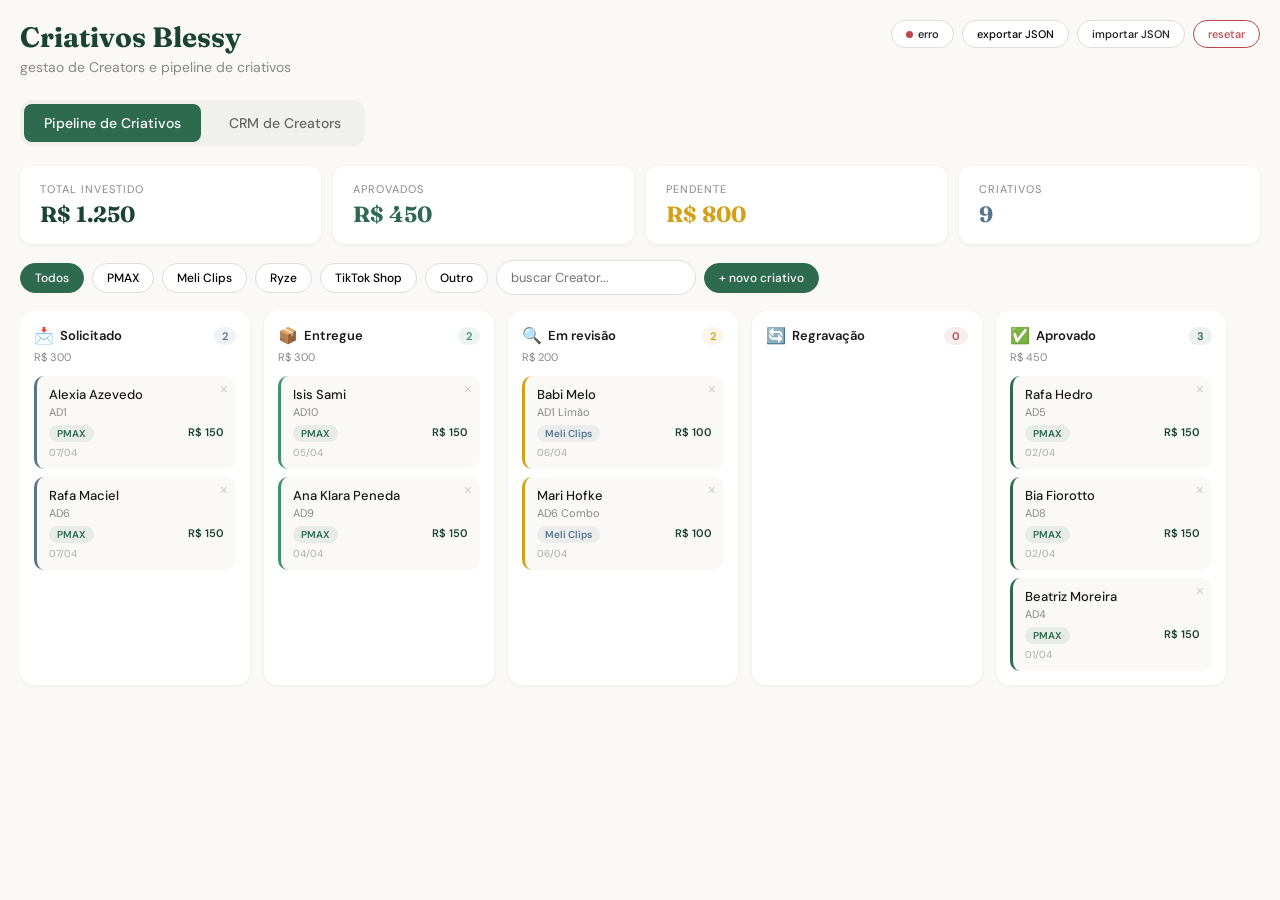
<file: index.html>
<!DOCTYPE html>
<html lang="pt-BR">
<head>
<meta charset="UTF-8" />
<meta name="viewport" content="width=device-width, initial-scale=1.0" />
<title>Criativos Blessy</title>
<link rel="preconnect" href="https://fonts.googleapis.com" />
<link rel="preconnect" href="https://fonts.gstatic.com" crossorigin />
<link href="https://fonts.googleapis.com/css2?family=DM+Sans:ital,opsz,wght@0,9..40,300;0,9..40,400;0,9..40,500;0,9..40,600;0,9..40,700;1,9..40,400&family=Fraunces:opsz,wght@9..144,400;9..144,600;9..144,700&display=swap" rel="stylesheet" />
<style>
*{box-sizing:border-box;margin:0;padding:0}body{font-family:DM Sans,sans-serif;background:#faf9f6;color:#1a1a1a;min-height:100vh}::-webkit-scrollbar{width:6px;height:6px}::-webkit-scrollbar-thumb{background:#ccc;border-radius:3px}.col-drop{transition:background .2s}.col-drop.over{background:#2d6a4f14!important}.card{transition:transform .15s,box-shadow .15s;cursor:grab}.card:hover{transform:translateY(-2px);box-shadow:0 6px 20px #0000001a}.card:active{cursor:grabbing}.tab-btn{border:none;background:none;cursor:pointer;padding:10px 20px;font-size:14px;font-weight:500;border-radius:8px;transition:all .2s;font-family:DM Sans,sans-serif}.tab-btn.active{background:#2d6a4f;color:#fff}.tab-btn:not(.active){color:#666}.tab-btn:not(.active):hover{background:#e8e8e8}.badge{display:inline-block;padding:2px 8px;border-radius:10px;font-size:11px;font-weight:600}.add-btn{border:2px dashed #ccc;background:none;cursor:pointer;padding:8px;border-radius:8px;width:100%;color:#999;font-size:13px;transition:all .2s;font-family:DM Sans}.add-btn:hover{border-color:#2d6a4f;color:#2d6a4f}.modal-overlay{position:fixed;top:0;right:0;bottom:0;left:0;background:#0006;display:flex;align-items:center;justify-content:center;z-index:100}.modal{background:#fff;border-radius:16px;padding:28px;width:400px;max-width:90vw;max-height:90vh;overflow-y:auto}.modal input,.modal select{width:100%;padding:10px 12px;border:1.5px solid #ddd;border-radius:8px;font-size:14px;font-family:DM Sans;margin-bottom:12px;outline:none}.modal input:focus,.modal select:focus{border-color:#2d6a4f}.modal-submit{background:#2d6a4f;color:#fff;border:none;padding:10px 20px;border-radius:8px;cursor:pointer;font-weight:600;font-family:DM Sans;width:100%;font-size:14px}.modal-submit:hover{background:#1b4332}.remove-btn{position:absolute;top:6px;right:8px;background:none;border:none;cursor:pointer;color:#ccc;font-size:14px;line-height:1}.remove-btn:hover{color:#bc4749}.stat-card{background:#fff;border-radius:12px;padding:16px 20px;flex:1;min-width:140px;box-shadow:0 1px 4px #0000000f}.filter-btn{border:1.5px solid #ddd;background:#fff;padding:6px 14px;border-radius:20px;font-size:12px;cursor:pointer;font-family:DM Sans;font-weight:500;transition:all .15s}.filter-btn.active{background:#2d6a4f;color:#fff;border-color:#2d6a4f}.search-input{padding:8px 14px;border:1.5px solid #ddd;border-radius:20px;font-size:13px;font-family:DM Sans;outline:none;width:200px}.search-input:focus{border-color:#2d6a4f}.criativo-row{display:flex;align-items:center;gap:6px;padding:5px 0;border-bottom:1px solid #f0efe9;font-size:11px}.criativo-row:last-child{border-bottom:none}.expand-btn{background:none;border:none;cursor:pointer;font-size:11px;color:#2d6a4f;font-family:DM Sans;font-weight:500;padding:4px 0}.expand-btn:hover{text-decoration:underline}.add-criativo-inline{background:none;border:1px dashed #ccc;cursor:pointer;font-size:10px;color:#999;font-family:DM Sans;padding:3px 8px;border-radius:6px;margin-top:4px}.add-criativo-inline:hover{border-color:#2d6a4f;color:#2d6a4f}.micro-remove{background:none;border:none;cursor:pointer;color:#ccc;font-size:12px;padding:0 2px;line-height:1}.micro-remove:hover{color:#bc4749}.toast{position:fixed;bottom:20px;right:20px;background:#1b4332;color:#fff;padding:10px 18px;border-radius:10px;font-size:13px;font-family:DM Sans;box-shadow:0 4px 16px #0003;animation:fadeIn .3s ease;z-index:200}@keyframes fadeIn{0%{opacity:0;transform:translateY(10px)}to{opacity:1;transform:translateY(0)}}
</style></head><body><div id="root"></div><script type="module">
(function(){const t=document.createElement("link").relList;if(t&&t.supports&&t.supports("modulepreload"))return;for(const l of document.querySelectorAll('link[rel="modulepreload"]'))r(l);new MutationObserver(l=>{for(const o of l)if(o.type==="childList")for(const i of o.addedNodes)i.tagName==="LINK"&&i.rel==="modulepreload"&&r(i)}).observe(document,{childList:!0,subtree:!0});function n(l){const o={};return l.integrity&&(o.integrity=l.integrity),l.referrerPolicy&&(o.referrerPolicy=l.referrerPolicy),l.crossOrigin==="use-credentials"?o.credentials="include":l.crossOrigin==="anonymous"?o.credentials="omit":o.credentials="same-origin",o}function r(l){if(l.ep)return;l.ep=!0;const o=n(l);fetch(l.href,o)}})();function Rc(e){return e&&e.__esModule&&Object.prototype.hasOwnProperty.call(e,"default")?e.default:e}var da={exports:{}},ml={},pa={exports:{}},I={};/**
 * @license React
 * react.production.min.js
 *
 * Copyright (c) Facebook, Inc. and its affiliates.
 *
 * This source code is licensed under the MIT license found in the
 * LICENSE file in the root directory of this source tree.
 */var sr=Symbol.for("react.element"),Dc=Symbol.for("react.portal"),Mc=Symbol.for("react.fragment"),Oc=Symbol.for("react.strict_mode"),Ic=Symbol.for("react.profiler"),Fc=Symbol.for("react.provider"),Ac=Symbol.for("react.context"),Uc=Symbol.for("react.forward_ref"),Bc=Symbol.for("react.suspense"),$c=Symbol.for("react.memo"),Wc=Symbol.for("react.lazy"),Zi=Symbol.iterator;function Vc(e){return e===null||typeof e!="object"?null:(e=Zi&&e[Zi]||e["@@iterator"],typeof e=="function"?e:null)}var ma={isMounted:function(){return!1},enqueueForceUpdate:function(){},enqueueReplaceState:function(){},enqueueSetState:function(){}},va=Object.assign,ha={};function wn(e,t,n){this.props=e,this.context=t,this.refs=ha,this.updater=n||ma}wn.prototype.isReactComponent={};wn.prototype.setState=function(e,t){if(typeof e!="object"&&typeof e!="function"&&e!=null)throw Error("setState(...): takes an object of state variables to update or a function which returns an object of state variables.");this.updater.enqueueSetState(this,e,t,"setState")};wn.prototype.forceUpdate=function(e){this.updater.enqueueForceUpdate(this,e,"forceUpdate")};function ga(){}ga.prototype=wn.prototype;function ri(e,t,n){this.props=e,this.context=t,this.refs=ha,this.updater=n||ma}var li=ri.prototype=new ga;li.constructor=ri;va(li,wn.prototype);li.isPureReactComponent=!0;var qi=Array.isArray,ya=Object.prototype.hasOwnProperty,oi={current:null},Sa={key:!0,ref:!0,__self:!0,__source:!0};function wa(e,t,n){var r,l={},o=null,i=null;if(t!=null)for(r in t.ref!==void 0&&(i=t.ref),t.key!==void 0&&(o=""+t.key),t)ya.call(t,r)&&!Sa.hasOwnProperty(r)&&(l[r]=t[r]);var u=arguments.length-2;if(u===1)l.children=n;else if(1<u){for(var a=Array(u),c=0;c<u;c++)a[c]=arguments[c+2];l.children=a}if(e&&e.defaultProps)for(r in u=e.defaultProps,u)l[r]===void 0&&(l[r]=u[r]);return{$$typeof:sr,type:e,key:o,ref:i,props:l,_owner:oi.current}}function Hc(e,t){return{$$typeof:sr,type:e.type,key:t,ref:e.ref,props:e.props,_owner:e._owner}}function ii(e){return typeof e=="object"&&e!==null&&e.$$typeof===sr}function Qc(e){var t={"=":"=0",":":"=2"};return"$"+e.replace(/[=:]/g,function(n){return t[n]})}var bi=/\/+/g;function Rl(e,t){return typeof e=="object"&&e!==null&&e.key!=null?Qc(""+e.key):t.toString(36)}function Lr(e,t,n,r,l){var o=typeof e;(o==="undefined"||o==="boolean")&&(e=null);var i=!1;if(e===null)i=!0;else switch(o){case"string":case"number":i=!0;break;case"object":switch(e.$$typeof){case sr:case Dc:i=!0}}if(i)return i=e,l=l(i),e=r===""?"."+Rl(i,0):r,qi(l)?(n="",e!=null&&(n=e.replace(bi,"$&/")+"/"),Lr(l,t,n,"",function(c){return c})):l!=null&&(ii(l)&&(l=Hc(l,n+(!l.key||i&&i.key===l.key?"":(""+l.key).replace(bi,"$&/")+"/")+e)),t.push(l)),1;if(i=0,r=r===""?".":r+":",qi(e))for(var u=0;u<e.length;u++){o=e[u];var a=r+Rl(o,u);i+=Lr(o,t,n,a,l)}else if(a=Vc(e),typeof a=="function")for(e=a.call(e),u=0;!(o=e.next()).done;)o=o.value,a=r+Rl(o,u++),i+=Lr(o,t,n,a,l);else if(o==="object")throw t=String(e),Error("Objects are not valid as a React child (found: "+(t==="[object Object]"?"object with keys {"+Object.keys(e).join(", ")+"}":t)+"). If you meant to render a collection of children, use an array instead.");return i}function mr(e,t,n){if(e==null)return e;var r=[],l=0;return Lr(e,r,"","",function(o){return t.call(n,o,l++)}),r}function Kc(e){if(e._status===-1){var t=e._result;t=t(),t.then(function(n){(e._status===0||e._status===-1)&&(e._status=1,e._result=n)},function(n){(e._status===0||e._status===-1)&&(e._status=2,e._result=n)}),e._status===-1&&(e._status=0,e._result=t)}if(e._status===1)return e._result.default;throw e._result}var he={current:null},Rr={transition:null},Xc={ReactCurrentDispatcher:he,ReactCurrentBatchConfig:Rr,ReactCurrentOwner:oi};function ka(){throw Error("act(...) is not supported in production builds of React.")}I.Children={map:mr,forEach:function(e,t,n){mr(e,function(){t.apply(this,arguments)},n)},count:function(e){var t=0;return mr(e,function(){t++}),t},toArray:function(e){return mr(e,function(t){return t})||[]},only:function(e){if(!ii(e))throw Error("React.Children.only expected to receive a single React element child.");return e}};I.Component=wn;I.Fragment=Mc;I.Profiler=Ic;I.PureComponent=ri;I.StrictMode=Oc;I.Suspense=Bc;I.__SECRET_INTERNALS_DO_NOT_USE_OR_YOU_WILL_BE_FIRED=Xc;I.act=ka;I.cloneElement=function(e,t,n){if(e==null)throw Error("React.cloneElement(...): The argument must be a React element, but you passed "+e+".");var r=va({},e.props),l=e.key,o=e.ref,i=e._owner;if(t!=null){if(t.ref!==void 0&&(o=t.ref,i=oi.current),t.key!==void 0&&(l=""+t.key),e.type&&e.type.defaultProps)var u=e.type.defaultProps;for(a in t)ya.call(t,a)&&!Sa.hasOwnProperty(a)&&(r[a]=t[a]===void 0&&u!==void 0?u[a]:t[a])}var a=arguments.length-2;if(a===1)r.children=n;else if(1<a){u=Array(a);for(var c=0;c<a;c++)u[c]=arguments[c+2];r.children=u}return{$$typeof:sr,type:e.type,key:l,ref:o,props:r,_owner:i}};I.createContext=function(e){return e={$$typeof:Ac,_currentValue:e,_currentValue2:e,_threadCount:0,Provider:null,Consumer:null,_defaultValue:null,_globalName:null},e.Provider={$$typeof:Fc,_context:e},e.Consumer=e};I.createElement=wa;I.createFactory=function(e){var t=wa.bind(null,e);return t.type=e,t};I.createRef=function(){return{current:null}};I.forwardRef=function(e){return{$$typeof:Uc,render:e}};I.isValidElement=ii;I.lazy=function(e){return{$$typeof:Wc,_payload:{_status:-1,_result:e},_init:Kc}};I.memo=function(e,t){return{$$typeof:$c,type:e,compare:t===void 0?null:t}};I.startTransition=function(e){var t=Rr.transition;Rr.transition={};try{e()}finally{Rr.transition=t}};I.unstable_act=ka;I.useCallback=function(e,t){return he.current.useCallback(e,t)};I.useContext=function(e){return he.current.useContext(e)};I.useDebugValue=function(){};I.useDeferredValue=function(e){return he.current.useDeferredValue(e)};I.useEffect=function(e,t){return he.current.useEffect(e,t)};I.useId=function(){return he.current.useId()};I.useImperativeHandle=function(e,t,n){return he.current.useImperativeHandle(e,t,n)};I.useInsertionEffect=function(e,t){return he.current.useInsertionEffect(e,t)};I.useLayoutEffect=function(e,t){return he.current.useLayoutEffect(e,t)};I.useMemo=function(e,t){return he.current.useMemo(e,t)};I.useReducer=function(e,t,n){return he.current.useReducer(e,t,n)};I.useRef=function(e){return he.current.useRef(e)};I.useState=function(e){return he.current.useState(e)};I.useSyncExternalStore=function(e,t,n){return he.current.useSyncExternalStore(e,t,n)};I.useTransition=function(){return he.current.useTransition()};I.version="18.3.1";pa.exports=I;var $=pa.exports;const Yc=Rc($);/**
 * @license React
 * react-jsx-runtime.production.min.js
 *
 * Copyright (c) Facebook, Inc. and its affiliates.
 *
 * This source code is licensed under the MIT license found in the
 * LICENSE file in the root directory of this source tree.
 */var Gc=$,Jc=Symbol.for("react.element"),Zc=Symbol.for("react.fragment"),qc=Object.prototype.hasOwnProperty,bc=Gc.__SECRET_INTERNALS_DO_NOT_USE_OR_YOU_WILL_BE_FIRED.ReactCurrentOwner,ef={key:!0,ref:!0,__self:!0,__source:!0};function xa(e,t,n){var r,l={},o=null,i=null;n!==void 0&&(o=""+n),t.key!==void 0&&(o=""+t.key),t.ref!==void 0&&(i=t.ref);for(r in t)qc.call(t,r)&&!ef.hasOwnProperty(r)&&(l[r]=t[r]);if(e&&e.defaultProps)for(r in t=e.defaultProps,t)l[r]===void 0&&(l[r]=t[r]);return{$$typeof:Jc,type:e,key:o,ref:i,props:l,_owner:bc.current}}ml.Fragment=Zc;ml.jsx=xa;ml.jsxs=xa;da.exports=ml;var h=da.exports,so={},Ca={exports:{}},ze={},Ea={exports:{}},_a={};/**
 * @license React
 * scheduler.production.min.js
 *
 * Copyright (c) Facebook, Inc. and its affiliates.
 *
 * This source code is licensed under the MIT license found in the
 * LICENSE file in the root directory of this source tree.
 */(function(e){function t(E,D){var O=E.length;E.push(D);e:for(;0<O;){var K=O-1>>>1,b=E[K];if(0<l(b,D))E[K]=D,E[O]=b,O=K;else break e}}function n(E){return E.length===0?null:E[0]}function r(E){if(E.length===0)return null;var D=E[0],O=E.pop();if(O!==D){E[0]=O;e:for(var K=0,b=E.length,Ht=b>>>1;K<Ht;){var Je=2*(K+1)-1,En=E[Je],Ze=Je+1,Qt=E[Ze];if(0>l(En,O))Ze<b&&0>l(Qt,En)?(E[K]=Qt,E[Ze]=O,K=Ze):(E[K]=En,E[Je]=O,K=Je);else if(Ze<b&&0>l(Qt,O))E[K]=Qt,E[Ze]=O,K=Ze;else break e}}return D}function l(E,D){var O=E.sortIndex-D.sortIndex;return O!==0?O:E.id-D.id}if(typeof performance=="object"&&typeof performance.now=="function"){var o=performance;e.unstable_now=function(){return o.now()}}else{var i=Date,u=i.now();e.unstable_now=function(){return i.now()-u}}var a=[],c=[],g=1,v=null,m=3,w=!1,k=!1,C=!1,B=typeof setTimeout=="function"?setTimeout:null,f=typeof clearTimeout=="function"?clearTimeout:null,s=typeof setImmediate<"u"?setImmediate:null;typeof navigator<"u"&&navigator.scheduling!==void 0&&navigator.scheduling.isInputPending!==void 0&&navigator.scheduling.isInputPending.bind(navigator.scheduling);function d(E){for(var D=n(c);D!==null;){if(D.callback===null)r(c);else if(D.startTime<=E)r(c),D.sortIndex=D.expirationTime,t(a,D);else break;D=n(c)}}function y(E){if(C=!1,d(E),!k)if(n(a)!==null)k=!0,Cn(P);else{var D=n(c);D!==null&&Ie(y,D.startTime-E)}}function P(E,D){k=!1,C&&(C=!1,f(T),T=-1),w=!0;var O=m;try{for(d(D),v=n(a);v!==null&&(!(v.expirationTime>D)||E&&!ie());){var K=v.callback;if(typeof K=="function"){v.callback=null,m=v.priorityLevel;var b=K(v.expirationTime<=D);D=e.unstable_now(),typeof b=="function"?v.callback=b:v===n(a)&&r(a),d(D)}else r(a);v=n(a)}if(v!==null)var Ht=!0;else{var Je=n(c);Je!==null&&Ie(y,Je.startTime-D),Ht=!1}return Ht}finally{v=null,m=O,w=!1}}var z=!1,j=null,T=-1,Q=5,M=-1;function ie(){return!(e.unstable_now()-M<Q)}function Ge(){if(j!==null){var E=e.unstable_now();M=E;var D=!0;try{D=j(!0,E)}finally{D?zt():(z=!1,j=null)}}else z=!1}var zt;if(typeof s=="function")zt=function(){s(Ge)};else if(typeof MessageChannel<"u"){var Vt=new MessageChannel,Tl=Vt.port2;Vt.port1.onmessage=Ge,zt=function(){Tl.postMessage(null)}}else zt=function(){B(Ge,0)};function Cn(E){j=E,z||(z=!0,zt())}function Ie(E,D){T=B(function(){E(e.unstable_now())},D)}e.unstable_IdlePriority=5,e.unstable_ImmediatePriority=1,e.unstable_LowPriority=4,e.unstable_NormalPriority=3,e.unstable_Profiling=null,e.unstable_UserBlockingPriority=2,e.unstable_cancelCallback=function(E){E.callback=null},e.unstable_continueExecution=function(){k||w||(k=!0,Cn(P))},e.unstable_forceFrameRate=function(E){0>E||125<E?console.error("forceFrameRate takes a positive int between 0 and 125, forcing frame rates higher than 125 fps is not supported"):Q=0<E?Math.floor(1e3/E):5},e.unstable_getCurrentPriorityLevel=function(){return m},e.unstable_getFirstCallbackNode=function(){return n(a)},e.unstable_next=function(E){switch(m){case 1:case 2:case 3:var D=3;break;default:D=m}var O=m;m=D;try{return E()}finally{m=O}},e.unstable_pauseExecution=function(){},e.unstable_requestPaint=function(){},e.unstable_runWithPriority=function(E,D){switch(E){case 1:case 2:case 3:case 4:case 5:break;default:E=3}var O=m;m=E;try{return D()}finally{m=O}},e.unstable_scheduleCallback=function(E,D,O){var K=e.unstable_now();switch(typeof O=="object"&&O!==null?(O=O.delay,O=typeof O=="number"&&0<O?K+O:K):O=K,E){case 1:var b=-1;break;case 2:b=250;break;case 5:b=1073741823;break;case 4:b=1e4;break;default:b=5e3}return b=O+b,E={id:g++,callback:D,priorityLevel:E,startTime:O,expirationTime:b,sortIndex:-1},O>K?(E.sortIndex=O,t(c,E),n(a)===null&&E===n(c)&&(C?(f(T),T=-1):C=!0,Ie(y,O-K))):(E.sortIndex=b,t(a,E),k||w||(k=!0,Cn(P))),E},e.unstable_shouldYield=ie,e.unstable_wrapCallback=function(E){var D=m;return function(){var O=m;m=D;try{return E.apply(this,arguments)}finally{m=O}}}})(_a);Ea.exports=_a;var tf=Ea.exports;/**
 * @license React
 * react-dom.production.min.js
 *
 * Copyright (c) Facebook, Inc. and its affiliates.
 *
 * This source code is licensed under the MIT license found in the
 * LICENSE file in the root directory of this source tree.
 */var nf=$,Ne=tf;function S(e){for(var t="https://reactjs.org/docs/error-decoder.html?invariant="+e,n=1;n<arguments.length;n++)t+="&args[]="+encodeURIComponent(arguments[n]);return"Minified React error #"+e+"; visit "+t+" for the full message or use the non-minified dev environment for full errors and additional helpful warnings."}var Pa=new Set,Kn={};function $t(e,t){pn(e,t),pn(e+"Capture",t)}function pn(e,t){for(Kn[e]=t,e=0;e<t.length;e++)Pa.add(t[e])}var rt=!(typeof window>"u"||typeof window.document>"u"||typeof window.document.createElement>"u"),co=Object.prototype.hasOwnProperty,rf=/^[:A-Z_a-z\u00C0-\u00D6\u00D8-\u00F6\u00F8-\u02FF\u0370-\u037D\u037F-\u1FFF\u200C-\u200D\u2070-\u218F\u2C00-\u2FEF\u3001-\uD7FF\uF900-\uFDCF\uFDF0-\uFFFD][:A-Z_a-z\u00C0-\u00D6\u00D8-\u00F6\u00F8-\u02FF\u0370-\u037D\u037F-\u1FFF\u200C-\u200D\u2070-\u218F\u2C00-\u2FEF\u3001-\uD7FF\uF900-\uFDCF\uFDF0-\uFFFD\-.0-9\u00B7\u0300-\u036F\u203F-\u2040]*$/,eu={},tu={};function lf(e){return co.call(tu,e)?!0:co.call(eu,e)?!1:rf.test(e)?tu[e]=!0:(eu[e]=!0,!1)}function of(e,t,n,r){if(n!==null&&n.type===0)return!1;switch(typeof t){case"function":case"symbol":return!0;case"boolean":return r?!1:n!==null?!n.acceptsBooleans:(e=e.toLowerCase().slice(0,5),e!=="data-"&&e!=="aria-");default:return!1}}function uf(e,t,n,r){if(t===null||typeof t>"u"||of(e,t,n,r))return!0;if(r)return!1;if(n!==null)switch(n.type){case 3:return!t;case 4:return t===!1;case 5:return isNaN(t);case 6:return isNaN(t)||1>t}return!1}function ge(e,t,n,r,l,o,i){this.acceptsBooleans=t===2||t===3||t===4,this.attributeName=r,this.attributeNamespace=l,this.mustUseProperty=n,this.propertyName=e,this.type=t,this.sanitizeURL=o,this.removeEmptyString=i}var se={};"children dangerouslySetInnerHTML defaultValue defaultChecked innerHTML suppressContentEditableWarning suppressHydrationWarning style".split(" ").forEach(function(e){se[e]=new ge(e,0,!1,e,null,!1,!1)});[["acceptCharset","accept-charset"],["className","class"],["htmlFor","for"],["httpEquiv","http-equiv"]].forEach(function(e){var t=e[0];se[t]=new ge(t,1,!1,e[1],null,!1,!1)});["contentEditable","draggable","spellCheck","value"].forEach(function(e){se[e]=new ge(e,2,!1,e.toLowerCase(),null,!1,!1)});["autoReverse","externalResourcesRequired","focusable","preserveAlpha"].forEach(function(e){se[e]=new ge(e,2,!1,e,null,!1,!1)});"allowFullScreen async autoFocus autoPlay controls default defer disabled disablePictureInPicture disableRemotePlayback formNoValidate hidden loop noModule noValidate open playsInline readOnly required reversed scoped seamless itemScope".split(" ").forEach(function(e){se[e]=new ge(e,3,!1,e.toLowerCase(),null,!1,!1)});["checked","multiple","muted","selected"].forEach(function(e){se[e]=new ge(e,3,!0,e,null,!1,!1)});["capture","download"].forEach(function(e){se[e]=new ge(e,4,!1,e,null,!1,!1)});["cols","rows","size","span"].forEach(function(e){se[e]=new ge(e,6,!1,e,null,!1,!1)});["rowSpan","start"].forEach(function(e){se[e]=new ge(e,5,!1,e.toLowerCase(),null,!1,!1)});var ui=/[\-:]([a-z])/g;function ai(e){return e[1].toUpperCase()}"accent-height alignment-baseline arabic-form baseline-shift cap-height clip-path clip-rule color-interpolation color-interpolation-filters color-profile color-rendering dominant-baseline enable-background fill-opacity fill-rule flood-color flood-opacity font-family font-size font-size-adjust font-stretch font-style font-variant font-weight glyph-name glyph-orientation-horizontal glyph-orientation-vertical horiz-adv-x horiz-origin-x image-rendering letter-spacing lighting-color marker-end marker-mid marker-start overline-position overline-thickness paint-order panose-1 pointer-events rendering-intent shape-rendering stop-color stop-opacity strikethrough-position strikethrough-thickness stroke-dasharray stroke-dashoffset stroke-linecap stroke-linejoin stroke-miterlimit stroke-opacity stroke-width text-anchor text-decoration text-rendering underline-position underline-thickness unicode-bidi unicode-range units-per-em v-alphabetic v-hanging v-ideographic v-mathematical vector-effect vert-adv-y vert-origin-x vert-origin-y word-spacing writing-mode xmlns:xlink x-height".split(" ").forEach(function(e){var t=e.replace(ui,ai);se[t]=new ge(t,1,!1,e,null,!1,!1)});"xlink:actuate xlink:arcrole xlink:role xlink:show xlink:title xlink:type".split(" ").forEach(function(e){var t=e.replace(ui,ai);se[t]=new ge(t,1,!1,e,"http://www.w3.org/1999/xlink",!1,!1)});["xml:base","xml:lang","xml:space"].forEach(function(e){var t=e.replace(ui,ai);se[t]=new ge(t,1,!1,e,"http://www.w3.org/XML/1998/namespace",!1,!1)});["tabIndex","crossOrigin"].forEach(function(e){se[e]=new ge(e,1,!1,e.toLowerCase(),null,!1,!1)});se.xlinkHref=new ge("xlinkHref",1,!1,"xlink:href","http://www.w3.org/1999/xlink",!0,!1);["src","href","action","formAction"].forEach(function(e){se[e]=new ge(e,1,!1,e.toLowerCase(),null,!0,!0)});function si(e,t,n,r){var l=se.hasOwnProperty(t)?se[t]:null;(l!==null?l.type!==0:r||!(2<t.length)||t[0]!=="o"&&t[0]!=="O"||t[1]!=="n"&&t[1]!=="N")&&(uf(t,n,l,r)&&(n=null),r||l===null?lf(t)&&(n===null?e.removeAttribute(t):e.setAttribute(t,""+n)):l.mustUseProperty?e[l.propertyName]=n===null?l.type===3?!1:"":n:(t=l.attributeName,r=l.attributeNamespace,n===null?e.removeAttribute(t):(l=l.type,n=l===3||l===4&&n===!0?"":""+n,r?e.setAttributeNS(r,t,n):e.setAttribute(t,n))))}var ut=nf.__SECRET_INTERNALS_DO_NOT_USE_OR_YOU_WILL_BE_FIRED,vr=Symbol.for("react.element"),Yt=Symbol.for("react.portal"),Gt=Symbol.for("react.fragment"),ci=Symbol.for("react.strict_mode"),fo=Symbol.for("react.profiler"),Na=Symbol.for("react.provider"),za=Symbol.for("react.context"),fi=Symbol.for("react.forward_ref"),po=Symbol.for("react.suspense"),mo=Symbol.for("react.suspense_list"),di=Symbol.for("react.memo"),st=Symbol.for("react.lazy"),ja=Symbol.for("react.offscreen"),nu=Symbol.iterator;function _n(e){return e===null||typeof e!="object"?null:(e=nu&&e[nu]||e["@@iterator"],typeof e=="function"?e:null)}var J=Object.assign,Dl;function Dn(e){if(Dl===void 0)try{throw Error()}catch(n){var t=n.stack.trim().match(/\n( *(at )?)/);Dl=t&&t[1]||""}return`
`+Dl+e}var Ml=!1;function Ol(e,t){if(!e||Ml)return"";Ml=!0;var n=Error.prepareStackTrace;Error.prepareStackTrace=void 0;try{if(t)if(t=function(){throw Error()},Object.defineProperty(t.prototype,"props",{set:function(){throw Error()}}),typeof Reflect=="object"&&Reflect.construct){try{Reflect.construct(t,[])}catch(c){var r=c}Reflect.construct(e,[],t)}else{try{t.call()}catch(c){r=c}e.call(t.prototype)}else{try{throw Error()}catch(c){r=c}e()}}catch(c){if(c&&r&&typeof c.stack=="string"){for(var l=c.stack.split(`
`),o=r.stack.split(`
`),i=l.length-1,u=o.length-1;1<=i&&0<=u&&l[i]!==o[u];)u--;for(;1<=i&&0<=u;i--,u--)if(l[i]!==o[u]){if(i!==1||u!==1)do if(i--,u--,0>u||l[i]!==o[u]){var a=`
`+l[i].replace(" at new "," at ");return e.displayName&&a.includes("<anonymous>")&&(a=a.replace("<anonymous>",e.displayName)),a}while(1<=i&&0<=u);break}}}finally{Ml=!1,Error.prepareStackTrace=n}return(e=e?e.displayName||e.name:"")?Dn(e):""}function af(e){switch(e.tag){case 5:return Dn(e.type);case 16:return Dn("Lazy");case 13:return Dn("Suspense");case 19:return Dn("SuspenseList");case 0:case 2:case 15:return e=Ol(e.type,!1),e;case 11:return e=Ol(e.type.render,!1),e;case 1:return e=Ol(e.type,!0),e;default:return""}}function vo(e){if(e==null)return null;if(typeof e=="function")return e.displayName||e.name||null;if(typeof e=="string")return e;switch(e){case Gt:return"Fragment";case Yt:return"Portal";case fo:return"Profiler";case ci:return"StrictMode";case po:return"Suspense";case mo:return"SuspenseList"}if(typeof e=="object")switch(e.$$typeof){case za:return(e.displayName||"Context")+".Consumer";case Na:return(e._context.displayName||"Context")+".Provider";case fi:var t=e.render;return e=e.displayName,e||(e=t.displayName||t.name||"",e=e!==""?"ForwardRef("+e+")":"ForwardRef"),e;case di:return t=e.displayName||null,t!==null?t:vo(e.type)||"Memo";case st:t=e._payload,e=e._init;try{return vo(e(t))}catch{}}return null}function sf(e){var t=e.type;switch(e.tag){case 24:return"Cache";case 9:return(t.displayName||"Context")+".Consumer";case 10:return(t._context.displayName||"Context")+".Provider";case 18:return"DehydratedFragment";case 11:return e=t.render,e=e.displayName||e.name||"",t.displayName||(e!==""?"ForwardRef("+e+")":"ForwardRef");case 7:return"Fragment";case 5:return t;case 4:return"Portal";case 3:return"Root";case 6:return"Text";case 16:return vo(t);case 8:return t===ci?"StrictMode":"Mode";case 22:return"Offscreen";case 12:return"Profiler";case 21:return"Scope";case 13:return"Suspense";case 19:return"SuspenseList";case 25:return"TracingMarker";case 1:case 0:case 17:case 2:case 14:case 15:if(typeof t=="function")return t.displayName||t.name||null;if(typeof t=="string")return t}return null}function Ct(e){switch(typeof e){case"boolean":case"number":case"string":case"undefined":return e;case"object":return e;default:return""}}function Ta(e){var t=e.type;return(e=e.nodeName)&&e.toLowerCase()==="input"&&(t==="checkbox"||t==="radio")}function cf(e){var t=Ta(e)?"checked":"value",n=Object.getOwnPropertyDescriptor(e.constructor.prototype,t),r=""+e[t];if(!e.hasOwnProperty(t)&&typeof n<"u"&&typeof n.get=="function"&&typeof n.set=="function"){var l=n.get,o=n.set;return Object.defineProperty(e,t,{configurable:!0,get:function(){return l.call(this)},set:function(i){r=""+i,o.call(this,i)}}),Object.defineProperty(e,t,{enumerable:n.enumerable}),{getValue:function(){return r},setValue:function(i){r=""+i},stopTracking:function(){e._valueTracker=null,delete e[t]}}}}function hr(e){e._valueTracker||(e._valueTracker=cf(e))}function La(e){if(!e)return!1;var t=e._valueTracker;if(!t)return!0;var n=t.getValue(),r="";return e&&(r=Ta(e)?e.checked?"true":"false":e.value),e=r,e!==n?(t.setValue(e),!0):!1}function Vr(e){if(e=e||(typeof document<"u"?document:void 0),typeof e>"u")return null;try{return e.activeElement||e.body}catch{return e.body}}function ho(e,t){var n=t.checked;return J({},t,{defaultChecked:void 0,defaultValue:void 0,value:void 0,checked:n??e._wrapperState.initialChecked})}function ru(e,t){var n=t.defaultValue==null?"":t.defaultValue,r=t.checked!=null?t.checked:t.defaultChecked;n=Ct(t.value!=null?t.value:n),e._wrapperState={initialChecked:r,initialValue:n,controlled:t.type==="checkbox"||t.type==="radio"?t.checked!=null:t.value!=null}}function Ra(e,t){t=t.checked,t!=null&&si(e,"checked",t,!1)}function go(e,t){Ra(e,t);var n=Ct(t.value),r=t.type;if(n!=null)r==="number"?(n===0&&e.value===""||e.value!=n)&&(e.value=""+n):e.value!==""+n&&(e.value=""+n);else if(r==="submit"||r==="reset"){e.removeAttribute("value");return}t.hasOwnProperty("value")?yo(e,t.type,n):t.hasOwnProperty("defaultValue")&&yo(e,t.type,Ct(t.defaultValue)),t.checked==null&&t.defaultChecked!=null&&(e.defaultChecked=!!t.defaultChecked)}function lu(e,t,n){if(t.hasOwnProperty("value")||t.hasOwnProperty("defaultValue")){var r=t.type;if(!(r!=="submit"&&r!=="reset"||t.value!==void 0&&t.value!==null))return;t=""+e._wrapperState.initialValue,n||t===e.value||(e.value=t),e.defaultValue=t}n=e.name,n!==""&&(e.name=""),e.defaultChecked=!!e._wrapperState.initialChecked,n!==""&&(e.name=n)}function yo(e,t,n){(t!=="number"||Vr(e.ownerDocument)!==e)&&(n==null?e.defaultValue=""+e._wrapperState.initialValue:e.defaultValue!==""+n&&(e.defaultValue=""+n))}var Mn=Array.isArray;function un(e,t,n,r){if(e=e.options,t){t={};for(var l=0;l<n.length;l++)t["$"+n[l]]=!0;for(n=0;n<e.length;n++)l=t.hasOwnProperty("$"+e[n].value),e[n].selected!==l&&(e[n].selected=l),l&&r&&(e[n].defaultSelected=!0)}else{for(n=""+Ct(n),t=null,l=0;l<e.length;l++){if(e[l].value===n){e[l].selected=!0,r&&(e[l].defaultSelected=!0);return}t!==null||e[l].disabled||(t=e[l])}t!==null&&(t.selected=!0)}}function So(e,t){if(t.dangerouslySetInnerHTML!=null)throw Error(S(91));return J({},t,{value:void 0,defaultValue:void 0,children:""+e._wrapperState.initialValue})}function ou(e,t){var n=t.value;if(n==null){if(n=t.children,t=t.defaultValue,n!=null){if(t!=null)throw Error(S(92));if(Mn(n)){if(1<n.length)throw Error(S(93));n=n[0]}t=n}t==null&&(t=""),n=t}e._wrapperState={initialValue:Ct(n)}}function Da(e,t){var n=Ct(t.value),r=Ct(t.defaultValue);n!=null&&(n=""+n,n!==e.value&&(e.value=n),t.defaultValue==null&&e.defaultValue!==n&&(e.defaultValue=n)),r!=null&&(e.defaultValue=""+r)}function iu(e){var t=e.textContent;t===e._wrapperState.initialValue&&t!==""&&t!==null&&(e.value=t)}function Ma(e){switch(e){case"svg":return"http://www.w3.org/2000/svg";case"math":return"http://www.w3.org/1998/Math/MathML";default:return"http://www.w3.org/1999/xhtml"}}function wo(e,t){return e==null||e==="http://www.w3.org/1999/xhtml"?Ma(t):e==="http://www.w3.org/2000/svg"&&t==="foreignObject"?"http://www.w3.org/1999/xhtml":e}var gr,Oa=function(e){return typeof MSApp<"u"&&MSApp.execUnsafeLocalFunction?function(t,n,r,l){MSApp.execUnsafeLocalFunction(function(){return e(t,n,r,l)})}:e}(function(e,t){if(e.namespaceURI!=="http://www.w3.org/2000/svg"||"innerHTML"in e)e.innerHTML=t;else{for(gr=gr||document.createElement("div"),gr.innerHTML="<svg>"+t.valueOf().toString()+"</svg>",t=gr.firstChild;e.firstChild;)e.removeChild(e.firstChild);for(;t.firstChild;)e.appendChild(t.firstChild)}});function Xn(e,t){if(t){var n=e.firstChild;if(n&&n===e.lastChild&&n.nodeType===3){n.nodeValue=t;return}}e.textContent=t}var Fn={animationIterationCount:!0,aspectRatio:!0,borderImageOutset:!0,borderImageSlice:!0,borderImageWidth:!0,boxFlex:!0,boxFlexGroup:!0,boxOrdinalGroup:!0,columnCount:!0,columns:!0,flex:!0,flexGrow:!0,flexPositive:!0,flexShrink:!0,flexNegative:!0,flexOrder:!0,gridArea:!0,gridRow:!0,gridRowEnd:!0,gridRowSpan:!0,gridRowStart:!0,gridColumn:!0,gridColumnEnd:!0,gridColumnSpan:!0,gridColumnStart:!0,fontWeight:!0,lineClamp:!0,lineHeight:!0,opacity:!0,order:!0,orphans:!0,tabSize:!0,widows:!0,zIndex:!0,zoom:!0,fillOpacity:!0,floodOpacity:!0,stopOpacity:!0,strokeDasharray:!0,strokeDashoffset:!0,strokeMiterlimit:!0,strokeOpacity:!0,strokeWidth:!0},ff=["Webkit","ms","Moz","O"];Object.keys(Fn).forEach(function(e){ff.forEach(function(t){t=t+e.charAt(0).toUpperCase()+e.substring(1),Fn[t]=Fn[e]})});function Ia(e,t,n){return t==null||typeof t=="boolean"||t===""?"":n||typeof t!="number"||t===0||Fn.hasOwnProperty(e)&&Fn[e]?(""+t).trim():t+"px"}function Fa(e,t){e=e.style;for(var n in t)if(t.hasOwnProperty(n)){var r=n.indexOf("--")===0,l=Ia(n,t[n],r);n==="float"&&(n="cssFloat"),r?e.setProperty(n,l):e[n]=l}}var df=J({menuitem:!0},{area:!0,base:!0,br:!0,col:!0,embed:!0,hr:!0,img:!0,input:!0,keygen:!0,link:!0,meta:!0,param:!0,source:!0,track:!0,wbr:!0});function ko(e,t){if(t){if(df[e]&&(t.children!=null||t.dangerouslySetInnerHTML!=null))throw Error(S(137,e));if(t.dangerouslySetInnerHTML!=null){if(t.children!=null)throw Error(S(60));if(typeof t.dangerouslySetInnerHTML!="object"||!("__html"in t.dangerouslySetInnerHTML))throw Error(S(61))}if(t.style!=null&&typeof t.style!="object")throw Error(S(62))}}function xo(e,t){if(e.indexOf("-")===-1)return typeof t.is=="string";switch(e){case"annotation-xml":case"color-profile":case"font-face":case"font-face-src":case"font-face-uri":case"font-face-format":case"font-face-name":case"missing-glyph":return!1;default:return!0}}var Co=null;function pi(e){return e=e.target||e.srcElement||window,e.correspondingUseElement&&(e=e.correspondingUseElement),e.nodeType===3?e.parentNode:e}var Eo=null,an=null,sn=null;function uu(e){if(e=dr(e)){if(typeof Eo!="function")throw Error(S(280));var t=e.stateNode;t&&(t=Sl(t),Eo(e.stateNode,e.type,t))}}function Aa(e){an?sn?sn.push(e):sn=[e]:an=e}function Ua(){if(an){var e=an,t=sn;if(sn=an=null,uu(e),t)for(e=0;e<t.length;e++)uu(t[e])}}function Ba(e,t){return e(t)}function $a(){}var Il=!1;function Wa(e,t,n){if(Il)return e(t,n);Il=!0;try{return Ba(e,t,n)}finally{Il=!1,(an!==null||sn!==null)&&($a(),Ua())}}function Yn(e,t){var n=e.stateNode;if(n===null)return null;var r=Sl(n);if(r===null)return null;n=r[t];e:switch(t){case"onClick":case"onClickCapture":case"onDoubleClick":case"onDoubleClickCapture":case"onMouseDown":case"onMouseDownCapture":case"onMouseMove":case"onMouseMoveCapture":case"onMouseUp":case"onMouseUpCapture":case"onMouseEnter":(r=!r.disabled)||(e=e.type,r=!(e==="button"||e==="input"||e==="select"||e==="textarea")),e=!r;break e;default:e=!1}if(e)return null;if(n&&typeof n!="function")throw Error(S(231,t,typeof n));return n}var _o=!1;if(rt)try{var Pn={};Object.defineProperty(Pn,"passive",{get:function(){_o=!0}}),window.addEventListener("test",Pn,Pn),window.removeEventListener("test",Pn,Pn)}catch{_o=!1}function pf(e,t,n,r,l,o,i,u,a){var c=Array.prototype.slice.call(arguments,3);try{t.apply(n,c)}catch(g){this.onError(g)}}var An=!1,Hr=null,Qr=!1,Po=null,mf={onError:function(e){An=!0,Hr=e}};function vf(e,t,n,r,l,o,i,u,a){An=!1,Hr=null,pf.apply(mf,arguments)}function hf(e,t,n,r,l,o,i,u,a){if(vf.apply(this,arguments),An){if(An){var c=Hr;An=!1,Hr=null}else throw Error(S(198));Qr||(Qr=!0,Po=c)}}function Wt(e){var t=e,n=e;if(e.alternate)for(;t.return;)t=t.return;else{e=t;do t=e,t.flags&4098&&(n=t.return),e=t.return;while(e)}return t.tag===3?n:null}function Va(e){if(e.tag===13){var t=e.memoizedState;if(t===null&&(e=e.alternate,e!==null&&(t=e.memoizedState)),t!==null)return t.dehydrated}return null}function au(e){if(Wt(e)!==e)throw Error(S(188))}function gf(e){var t=e.alternate;if(!t){if(t=Wt(e),t===null)throw Error(S(188));return t!==e?null:e}for(var n=e,r=t;;){var l=n.return;if(l===null)break;var o=l.alternate;if(o===null){if(r=l.return,r!==null){n=r;continue}break}if(l.child===o.child){for(o=l.child;o;){if(o===n)return au(l),e;if(o===r)return au(l),t;o=o.sibling}throw Error(S(188))}if(n.return!==r.return)n=l,r=o;else{for(var i=!1,u=l.child;u;){if(u===n){i=!0,n=l,r=o;break}if(u===r){i=!0,r=l,n=o;break}u=u.sibling}if(!i){for(u=o.child;u;){if(u===n){i=!0,n=o,r=l;break}if(u===r){i=!0,r=o,n=l;break}u=u.sibling}if(!i)throw Error(S(189))}}if(n.alternate!==r)throw Error(S(190))}if(n.tag!==3)throw Error(S(188));return n.stateNode.current===n?e:t}function Ha(e){return e=gf(e),e!==null?Qa(e):null}function Qa(e){if(e.tag===5||e.tag===6)return e;for(e=e.child;e!==null;){var t=Qa(e);if(t!==null)return t;e=e.sibling}return null}var Ka=Ne.unstable_scheduleCallback,su=Ne.unstable_cancelCallback,yf=Ne.unstable_shouldYield,Sf=Ne.unstable_requestPaint,ee=Ne.unstable_now,wf=Ne.unstable_getCurrentPriorityLevel,mi=Ne.unstable_ImmediatePriority,Xa=Ne.unstable_UserBlockingPriority,Kr=Ne.unstable_NormalPriority,kf=Ne.unstable_LowPriority,Ya=Ne.unstable_IdlePriority,vl=null,Xe=null;function xf(e){if(Xe&&typeof Xe.onCommitFiberRoot=="function")try{Xe.onCommitFiberRoot(vl,e,void 0,(e.current.flags&128)===128)}catch{}}var $e=Math.clz32?Math.clz32:_f,Cf=Math.log,Ef=Math.LN2;function _f(e){return e>>>=0,e===0?32:31-(Cf(e)/Ef|0)|0}var yr=64,Sr=4194304;function On(e){switch(e&-e){case 1:return 1;case 2:return 2;case 4:return 4;case 8:return 8;case 16:return 16;case 32:return 32;case 64:case 128:case 256:case 512:case 1024:case 2048:case 4096:case 8192:case 16384:case 32768:case 65536:case 131072:case 262144:case 524288:case 1048576:case 2097152:return e&4194240;case 4194304:case 8388608:case 16777216:case 33554432:case 67108864:return e&130023424;case 134217728:return 134217728;case 268435456:return 268435456;case 536870912:return 536870912;case 1073741824:return 1073741824;default:return e}}function Xr(e,t){var n=e.pendingLanes;if(n===0)return 0;var r=0,l=e.suspendedLanes,o=e.pingedLanes,i=n&268435455;if(i!==0){var u=i&~l;u!==0?r=On(u):(o&=i,o!==0&&(r=On(o)))}else i=n&~l,i!==0?r=On(i):o!==0&&(r=On(o));if(r===0)return 0;if(t!==0&&t!==r&&!(t&l)&&(l=r&-r,o=t&-t,l>=o||l===16&&(o&4194240)!==0))return t;if(r&4&&(r|=n&16),t=e.entangledLanes,t!==0)for(e=e.entanglements,t&=r;0<t;)n=31-$e(t),l=1<<n,r|=e[n],t&=~l;return r}function Pf(e,t){switch(e){case 1:case 2:case 4:return t+250;case 8:case 16:case 32:case 64:case 128:case 256:case 512:case 1024:case 2048:case 4096:case 8192:case 16384:case 32768:case 65536:case 131072:case 262144:case 524288:case 1048576:case 2097152:return t+5e3;case 4194304:case 8388608:case 16777216:case 33554432:case 67108864:return-1;case 134217728:case 268435456:case 536870912:case 1073741824:return-1;default:return-1}}function Nf(e,t){for(var n=e.suspendedLanes,r=e.pingedLanes,l=e.expirationTimes,o=e.pendingLanes;0<o;){var i=31-$e(o),u=1<<i,a=l[i];a===-1?(!(u&n)||u&r)&&(l[i]=Pf(u,t)):a<=t&&(e.expiredLanes|=u),o&=~u}}function No(e){return e=e.pendingLanes&-1073741825,e!==0?e:e&1073741824?1073741824:0}function Ga(){var e=yr;return yr<<=1,!(yr&4194240)&&(yr=64),e}function Fl(e){for(var t=[],n=0;31>n;n++)t.push(e);return t}function cr(e,t,n){e.pendingLanes|=t,t!==536870912&&(e.suspendedLanes=0,e.pingedLanes=0),e=e.eventTimes,t=31-$e(t),e[t]=n}function zf(e,t){var n=e.pendingLanes&~t;e.pendingLanes=t,e.suspendedLanes=0,e.pingedLanes=0,e.expiredLanes&=t,e.mutableReadLanes&=t,e.entangledLanes&=t,t=e.entanglements;var r=e.eventTimes;for(e=e.expirationTimes;0<n;){var l=31-$e(n),o=1<<l;t[l]=0,r[l]=-1,e[l]=-1,n&=~o}}function vi(e,t){var n=e.entangledLanes|=t;for(e=e.entanglements;n;){var r=31-$e(n),l=1<<r;l&t|e[r]&t&&(e[r]|=t),n&=~l}}var U=0;function Ja(e){return e&=-e,1<e?4<e?e&268435455?16:536870912:4:1}var Za,hi,qa,ba,es,zo=!1,wr=[],vt=null,ht=null,gt=null,Gn=new Map,Jn=new Map,ft=[],jf="mousedown mouseup touchcancel touchend touchstart auxclick dblclick pointercancel pointerdown pointerup dragend dragstart drop compositionend compositionstart keydown keypress keyup input textInput copy cut paste click change contextmenu reset submit".split(" ");function cu(e,t){switch(e){case"focusin":case"focusout":vt=null;break;case"dragenter":case"dragleave":ht=null;break;case"mouseover":case"mouseout":gt=null;break;case"pointerover":case"pointerout":Gn.delete(t.pointerId);break;case"gotpointercapture":case"lostpointercapture":Jn.delete(t.pointerId)}}function Nn(e,t,n,r,l,o){return e===null||e.nativeEvent!==o?(e={blockedOn:t,domEventName:n,eventSystemFlags:r,nativeEvent:o,targetContainers:[l]},t!==null&&(t=dr(t),t!==null&&hi(t)),e):(e.eventSystemFlags|=r,t=e.targetContainers,l!==null&&t.indexOf(l)===-1&&t.push(l),e)}function Tf(e,t,n,r,l){switch(t){case"focusin":return vt=Nn(vt,e,t,n,r,l),!0;case"dragenter":return ht=Nn(ht,e,t,n,r,l),!0;case"mouseover":return gt=Nn(gt,e,t,n,r,l),!0;case"pointerover":var o=l.pointerId;return Gn.set(o,Nn(Gn.get(o)||null,e,t,n,r,l)),!0;case"gotpointercapture":return o=l.pointerId,Jn.set(o,Nn(Jn.get(o)||null,e,t,n,r,l)),!0}return!1}function ts(e){var t=Lt(e.target);if(t!==null){var n=Wt(t);if(n!==null){if(t=n.tag,t===13){if(t=Va(n),t!==null){e.blockedOn=t,es(e.priority,function(){qa(n)});return}}else if(t===3&&n.stateNode.current.memoizedState.isDehydrated){e.blockedOn=n.tag===3?n.stateNode.containerInfo:null;return}}}e.blockedOn=null}function Dr(e){if(e.blockedOn!==null)return!1;for(var t=e.targetContainers;0<t.length;){var n=jo(e.domEventName,e.eventSystemFlags,t[0],e.nativeEvent);if(n===null){n=e.nativeEvent;var r=new n.constructor(n.type,n);Co=r,n.target.dispatchEvent(r),Co=null}else return t=dr(n),t!==null&&hi(t),e.blockedOn=n,!1;t.shift()}return!0}function fu(e,t,n){Dr(e)&&n.delete(t)}function Lf(){zo=!1,vt!==null&&Dr(vt)&&(vt=null),ht!==null&&Dr(ht)&&(ht=null),gt!==null&&Dr(gt)&&(gt=null),Gn.forEach(fu),Jn.forEach(fu)}function zn(e,t){e.blockedOn===t&&(e.blockedOn=null,zo||(zo=!0,Ne.unstable_scheduleCallback(Ne.unstable_NormalPriority,Lf)))}function Zn(e){function t(l){return zn(l,e)}if(0<wr.length){zn(wr[0],e);for(var n=1;n<wr.length;n++){var r=wr[n];r.blockedOn===e&&(r.blockedOn=null)}}for(vt!==null&&zn(vt,e),ht!==null&&zn(ht,e),gt!==null&&zn(gt,e),Gn.forEach(t),Jn.forEach(t),n=0;n<ft.length;n++)r=ft[n],r.blockedOn===e&&(r.blockedOn=null);for(;0<ft.length&&(n=ft[0],n.blockedOn===null);)ts(n),n.blockedOn===null&&ft.shift()}var cn=ut.ReactCurrentBatchConfig,Yr=!0;function Rf(e,t,n,r){var l=U,o=cn.transition;cn.transition=null;try{U=1,gi(e,t,n,r)}finally{U=l,cn.transition=o}}function Df(e,t,n,r){var l=U,o=cn.transition;cn.transition=null;try{U=4,gi(e,t,n,r)}finally{U=l,cn.transition=o}}function gi(e,t,n,r){if(Yr){var l=jo(e,t,n,r);if(l===null)Xl(e,t,r,Gr,n),cu(e,r);else if(Tf(l,e,t,n,r))r.stopPropagation();else if(cu(e,r),t&4&&-1<jf.indexOf(e)){for(;l!==null;){var o=dr(l);if(o!==null&&Za(o),o=jo(e,t,n,r),o===null&&Xl(e,t,r,Gr,n),o===l)break;l=o}l!==null&&r.stopPropagation()}else Xl(e,t,r,null,n)}}var Gr=null;function jo(e,t,n,r){if(Gr=null,e=pi(r),e=Lt(e),e!==null)if(t=Wt(e),t===null)e=null;else if(n=t.tag,n===13){if(e=Va(t),e!==null)return e;e=null}else if(n===3){if(t.stateNode.current.memoizedState.isDehydrated)return t.tag===3?t.stateNode.containerInfo:null;e=null}else t!==e&&(e=null);return Gr=e,null}function ns(e){switch(e){case"cancel":case"click":case"close":case"contextmenu":case"copy":case"cut":case"auxclick":case"dblclick":case"dragend":case"dragstart":case"drop":case"focusin":case"focusout":case"input":case"invalid":case"keydown":case"keypress":case"keyup":case"mousedown":case"mouseup":case"paste":case"pause":case"play":case"pointercancel":case"pointerdown":case"pointerup":case"ratechange":case"reset":case"resize":case"seeked":case"submit":case"touchcancel":case"touchend":case"touchstart":case"volumechange":case"change":case"selectionchange":case"textInput":case"compositionstart":case"compositionend":case"compositionupdate":case"beforeblur":case"afterblur":case"beforeinput":case"blur":case"fullscreenchange":case"focus":case"hashchange":case"popstate":case"select":case"selectstart":return 1;case"drag":case"dragenter":case"dragexit":case"dragleave":case"dragover":case"mousemove":case"mouseout":case"mouseover":case"pointermove":case"pointerout":case"pointerover":case"scroll":case"toggle":case"touchmove":case"wheel":case"mouseenter":case"mouseleave":case"pointerenter":case"pointerleave":return 4;case"message":switch(wf()){case mi:return 1;case Xa:return 4;case Kr:case kf:return 16;case Ya:return 536870912;default:return 16}default:return 16}}var pt=null,yi=null,Mr=null;function rs(){if(Mr)return Mr;var e,t=yi,n=t.length,r,l="value"in pt?pt.value:pt.textContent,o=l.length;for(e=0;e<n&&t[e]===l[e];e++);var i=n-e;for(r=1;r<=i&&t[n-r]===l[o-r];r++);return Mr=l.slice(e,1<r?1-r:void 0)}function Or(e){var t=e.keyCode;return"charCode"in e?(e=e.charCode,e===0&&t===13&&(e=13)):e=t,e===10&&(e=13),32<=e||e===13?e:0}function kr(){return!0}function du(){return!1}function je(e){function t(n,r,l,o,i){this._reactName=n,this._targetInst=l,this.type=r,this.nativeEvent=o,this.target=i,this.currentTarget=null;for(var u in e)e.hasOwnProperty(u)&&(n=e[u],this[u]=n?n(o):o[u]);return this.isDefaultPrevented=(o.defaultPrevented!=null?o.defaultPrevented:o.returnValue===!1)?kr:du,this.isPropagationStopped=du,this}return J(t.prototype,{preventDefault:function(){this.defaultPrevented=!0;var n=this.nativeEvent;n&&(n.preventDefault?n.preventDefault():typeof n.returnValue!="unknown"&&(n.returnValue=!1),this.isDefaultPrevented=kr)},stopPropagation:function(){var n=this.nativeEvent;n&&(n.stopPropagation?n.stopPropagation():typeof n.cancelBubble!="unknown"&&(n.cancelBubble=!0),this.isPropagationStopped=kr)},persist:function(){},isPersistent:kr}),t}var kn={eventPhase:0,bubbles:0,cancelable:0,timeStamp:function(e){return e.timeStamp||Date.now()},defaultPrevented:0,isTrusted:0},Si=je(kn),fr=J({},kn,{view:0,detail:0}),Mf=je(fr),Al,Ul,jn,hl=J({},fr,{screenX:0,screenY:0,clientX:0,clientY:0,pageX:0,pageY:0,ctrlKey:0,shiftKey:0,altKey:0,metaKey:0,getModifierState:wi,button:0,buttons:0,relatedTarget:function(e){return e.relatedTarget===void 0?e.fromElement===e.srcElement?e.toElement:e.fromElement:e.relatedTarget},movementX:function(e){return"movementX"in e?e.movementX:(e!==jn&&(jn&&e.type==="mousemove"?(Al=e.screenX-jn.screenX,Ul=e.screenY-jn.screenY):Ul=Al=0,jn=e),Al)},movementY:function(e){return"movementY"in e?e.movementY:Ul}}),pu=je(hl),Of=J({},hl,{dataTransfer:0}),If=je(Of),Ff=J({},fr,{relatedTarget:0}),Bl=je(Ff),Af=J({},kn,{animationName:0,elapsedTime:0,pseudoElement:0}),Uf=je(Af),Bf=J({},kn,{clipboardData:function(e){return"clipboardData"in e?e.clipboardData:window.clipboardData}}),$f=je(Bf),Wf=J({},kn,{data:0}),mu=je(Wf),Vf={Esc:"Escape",Spacebar:" ",Left:"ArrowLeft",Up:"ArrowUp",Right:"ArrowRight",Down:"ArrowDown",Del:"Delete",Win:"OS",Menu:"ContextMenu",Apps:"ContextMenu",Scroll:"ScrollLock",MozPrintableKey:"Unidentified"},Hf={8:"Backspace",9:"Tab",12:"Clear",13:"Enter",16:"Shift",17:"Control",18:"Alt",19:"Pause",20:"CapsLock",27:"Escape",32:" ",33:"PageUp",34:"PageDown",35:"End",36:"Home",37:"ArrowLeft",38:"ArrowUp",39:"ArrowRight",40:"ArrowDown",45:"Insert",46:"Delete",112:"F1",113:"F2",114:"F3",115:"F4",116:"F5",117:"F6",118:"F7",119:"F8",120:"F9",121:"F10",122:"F11",123:"F12",144:"NumLock",145:"ScrollLock",224:"Meta"},Qf={Alt:"altKey",Control:"ctrlKey",Meta:"metaKey",Shift:"shiftKey"};function Kf(e){var t=this.nativeEvent;return t.getModifierState?t.getModifierState(e):(e=Qf[e])?!!t[e]:!1}function wi(){return Kf}var Xf=J({},fr,{key:function(e){if(e.key){var t=Vf[e.key]||e.key;if(t!=="Unidentified")return t}return e.type==="keypress"?(e=Or(e),e===13?"Enter":String.fromCharCode(e)):e.type==="keydown"||e.type==="keyup"?Hf[e.keyCode]||"Unidentified":""},code:0,location:0,ctrlKey:0,shiftKey:0,altKey:0,metaKey:0,repeat:0,locale:0,getModifierState:wi,charCode:function(e){return e.type==="keypress"?Or(e):0},keyCode:function(e){return e.type==="keydown"||e.type==="keyup"?e.keyCode:0},which:function(e){return e.type==="keypress"?Or(e):e.type==="keydown"||e.type==="keyup"?e.keyCode:0}}),Yf=je(Xf),Gf=J({},hl,{pointerId:0,width:0,height:0,pressure:0,tangentialPressure:0,tiltX:0,tiltY:0,twist:0,pointerType:0,isPrimary:0}),vu=je(Gf),Jf=J({},fr,{touches:0,targetTouches:0,changedTouches:0,altKey:0,metaKey:0,ctrlKey:0,shiftKey:0,getModifierState:wi}),Zf=je(Jf),qf=J({},kn,{propertyName:0,elapsedTime:0,pseudoElement:0}),bf=je(qf),ed=J({},hl,{deltaX:function(e){return"deltaX"in e?e.deltaX:"wheelDeltaX"in e?-e.wheelDeltaX:0},deltaY:function(e){return"deltaY"in e?e.deltaY:"wheelDeltaY"in e?-e.wheelDeltaY:"wheelDelta"in e?-e.wheelDelta:0},deltaZ:0,deltaMode:0}),td=je(ed),nd=[9,13,27,32],ki=rt&&"CompositionEvent"in window,Un=null;rt&&"documentMode"in document&&(Un=document.documentMode);var rd=rt&&"TextEvent"in window&&!Un,ls=rt&&(!ki||Un&&8<Un&&11>=Un),hu=" ",gu=!1;function os(e,t){switch(e){case"keyup":return nd.indexOf(t.keyCode)!==-1;case"keydown":return t.keyCode!==229;case"keypress":case"mousedown":case"focusout":return!0;default:return!1}}function is(e){return e=e.detail,typeof e=="object"&&"data"in e?e.data:null}var Jt=!1;function ld(e,t){switch(e){case"compositionend":return is(t);case"keypress":return t.which!==32?null:(gu=!0,hu);case"textInput":return e=t.data,e===hu&&gu?null:e;default:return null}}function od(e,t){if(Jt)return e==="compositionend"||!ki&&os(e,t)?(e=rs(),Mr=yi=pt=null,Jt=!1,e):null;switch(e){case"paste":return null;case"keypress":if(!(t.ctrlKey||t.altKey||t.metaKey)||t.ctrlKey&&t.altKey){if(t.char&&1<t.char.length)return t.char;if(t.which)return String.fromCharCode(t.which)}return null;case"compositionend":return ls&&t.locale!=="ko"?null:t.data;default:return null}}var id={color:!0,date:!0,datetime:!0,"datetime-local":!0,email:!0,month:!0,number:!0,password:!0,range:!0,search:!0,tel:!0,text:!0,time:!0,url:!0,week:!0};function yu(e){var t=e&&e.nodeName&&e.nodeName.toLowerCase();return t==="input"?!!id[e.type]:t==="textarea"}function us(e,t,n,r){Aa(r),t=Jr(t,"onChange"),0<t.length&&(n=new Si("onChange","change",null,n,r),e.push({event:n,listeners:t}))}var Bn=null,qn=null;function ud(e){ys(e,0)}function gl(e){var t=bt(e);if(La(t))return e}function ad(e,t){if(e==="change")return t}var as=!1;if(rt){var $l;if(rt){var Wl="oninput"in document;if(!Wl){var Su=document.createElement("div");Su.setAttribute("oninput","return;"),Wl=typeof Su.oninput=="function"}$l=Wl}else $l=!1;as=$l&&(!document.documentMode||9<document.documentMode)}function wu(){Bn&&(Bn.detachEvent("onpropertychange",ss),qn=Bn=null)}function ss(e){if(e.propertyName==="value"&&gl(qn)){var t=[];us(t,qn,e,pi(e)),Wa(ud,t)}}function sd(e,t,n){e==="focusin"?(wu(),Bn=t,qn=n,Bn.attachEvent("onpropertychange",ss)):e==="focusout"&&wu()}function cd(e){if(e==="selectionchange"||e==="keyup"||e==="keydown")return gl(qn)}function fd(e,t){if(e==="click")return gl(t)}function dd(e,t){if(e==="input"||e==="change")return gl(t)}function pd(e,t){return e===t&&(e!==0||1/e===1/t)||e!==e&&t!==t}var Ve=typeof Object.is=="function"?Object.is:pd;function bn(e,t){if(Ve(e,t))return!0;if(typeof e!="object"||e===null||typeof t!="object"||t===null)return!1;var n=Object.keys(e),r=Object.keys(t);if(n.length!==r.length)return!1;for(r=0;r<n.length;r++){var l=n[r];if(!co.call(t,l)||!Ve(e[l],t[l]))return!1}return!0}function ku(e){for(;e&&e.firstChild;)e=e.firstChild;return e}function xu(e,t){var n=ku(e);e=0;for(var r;n;){if(n.nodeType===3){if(r=e+n.textContent.length,e<=t&&r>=t)return{node:n,offset:t-e};e=r}e:{for(;n;){if(n.nextSibling){n=n.nextSibling;break e}n=n.parentNode}n=void 0}n=ku(n)}}function cs(e,t){return e&&t?e===t?!0:e&&e.nodeType===3?!1:t&&t.nodeType===3?cs(e,t.parentNode):"contains"in e?e.contains(t):e.compareDocumentPosition?!!(e.compareDocumentPosition(t)&16):!1:!1}function fs(){for(var e=window,t=Vr();t instanceof e.HTMLIFrameElement;){try{var n=typeof t.contentWindow.location.href=="string"}catch{n=!1}if(n)e=t.contentWindow;else break;t=Vr(e.document)}return t}function xi(e){var t=e&&e.nodeName&&e.nodeName.toLowerCase();return t&&(t==="input"&&(e.type==="text"||e.type==="search"||e.type==="tel"||e.type==="url"||e.type==="password")||t==="textarea"||e.contentEditable==="true")}function md(e){var t=fs(),n=e.focusedElem,r=e.selectionRange;if(t!==n&&n&&n.ownerDocument&&cs(n.ownerDocument.documentElement,n)){if(r!==null&&xi(n)){if(t=r.start,e=r.end,e===void 0&&(e=t),"selectionStart"in n)n.selectionStart=t,n.selectionEnd=Math.min(e,n.value.length);else if(e=(t=n.ownerDocument||document)&&t.defaultView||window,e.getSelection){e=e.getSelection();var l=n.textContent.length,o=Math.min(r.start,l);r=r.end===void 0?o:Math.min(r.end,l),!e.extend&&o>r&&(l=r,r=o,o=l),l=xu(n,o);var i=xu(n,r);l&&i&&(e.rangeCount!==1||e.anchorNode!==l.node||e.anchorOffset!==l.offset||e.focusNode!==i.node||e.focusOffset!==i.offset)&&(t=t.createRange(),t.setStart(l.node,l.offset),e.removeAllRanges(),o>r?(e.addRange(t),e.extend(i.node,i.offset)):(t.setEnd(i.node,i.offset),e.addRange(t)))}}for(t=[],e=n;e=e.parentNode;)e.nodeType===1&&t.push({element:e,left:e.scrollLeft,top:e.scrollTop});for(typeof n.focus=="function"&&n.focus(),n=0;n<t.length;n++)e=t[n],e.element.scrollLeft=e.left,e.element.scrollTop=e.top}}var vd=rt&&"documentMode"in document&&11>=document.documentMode,Zt=null,To=null,$n=null,Lo=!1;function Cu(e,t,n){var r=n.window===n?n.document:n.nodeType===9?n:n.ownerDocument;Lo||Zt==null||Zt!==Vr(r)||(r=Zt,"selectionStart"in r&&xi(r)?r={start:r.selectionStart,end:r.selectionEnd}:(r=(r.ownerDocument&&r.ownerDocument.defaultView||window).getSelection(),r={anchorNode:r.anchorNode,anchorOffset:r.anchorOffset,focusNode:r.focusNode,focusOffset:r.focusOffset}),$n&&bn($n,r)||($n=r,r=Jr(To,"onSelect"),0<r.length&&(t=new Si("onSelect","select",null,t,n),e.push({event:t,listeners:r}),t.target=Zt)))}function xr(e,t){var n={};return n[e.toLowerCase()]=t.toLowerCase(),n["Webkit"+e]="webkit"+t,n["Moz"+e]="moz"+t,n}var qt={animationend:xr("Animation","AnimationEnd"),animationiteration:xr("Animation","AnimationIteration"),animationstart:xr("Animation","AnimationStart"),transitionend:xr("Transition","TransitionEnd")},Vl={},ds={};rt&&(ds=document.createElement("div").style,"AnimationEvent"in window||(delete qt.animationend.animation,delete qt.animationiteration.animation,delete qt.animationstart.animation),"TransitionEvent"in window||delete qt.transitionend.transition);function yl(e){if(Vl[e])return Vl[e];if(!qt[e])return e;var t=qt[e],n;for(n in t)if(t.hasOwnProperty(n)&&n in ds)return Vl[e]=t[n];return e}var ps=yl("animationend"),ms=yl("animationiteration"),vs=yl("animationstart"),hs=yl("transitionend"),gs=new Map,Eu="abort auxClick cancel canPlay canPlayThrough click close contextMenu copy cut drag dragEnd dragEnter dragExit dragLeave dragOver dragStart drop durationChange emptied encrypted ended error gotPointerCapture input invalid keyDown keyPress keyUp load loadedData loadedMetadata loadStart lostPointerCapture mouseDown mouseMove mouseOut mouseOver mouseUp paste pause play playing pointerCancel pointerDown pointerMove pointerOut pointerOver pointerUp progress rateChange reset resize seeked seeking stalled submit suspend timeUpdate touchCancel touchEnd touchStart volumeChange scroll toggle touchMove waiting wheel".split(" ");function _t(e,t){gs.set(e,t),$t(t,[e])}for(var Hl=0;Hl<Eu.length;Hl++){var Ql=Eu[Hl],hd=Ql.toLowerCase(),gd=Ql[0].toUpperCase()+Ql.slice(1);_t(hd,"on"+gd)}_t(ps,"onAnimationEnd");_t(ms,"onAnimationIteration");_t(vs,"onAnimationStart");_t("dblclick","onDoubleClick");_t("focusin","onFocus");_t("focusout","onBlur");_t(hs,"onTransitionEnd");pn("onMouseEnter",["mouseout","mouseover"]);pn("onMouseLeave",["mouseout","mouseover"]);pn("onPointerEnter",["pointerout","pointerover"]);pn("onPointerLeave",["pointerout","pointerover"]);$t("onChange","change click focusin focusout input keydown keyup selectionchange".split(" "));$t("onSelect","focusout contextmenu dragend focusin keydown keyup mousedown mouseup selectionchange".split(" "));$t("onBeforeInput",["compositionend","keypress","textInput","paste"]);$t("onCompositionEnd","compositionend focusout keydown keypress keyup mousedown".split(" "));$t("onCompositionStart","compositionstart focusout keydown keypress keyup mousedown".split(" "));$t("onCompositionUpdate","compositionupdate focusout keydown keypress keyup mousedown".split(" "));var In="abort canplay canplaythrough durationchange emptied encrypted ended error loadeddata loadedmetadata loadstart pause play playing progress ratechange resize seeked seeking stalled suspend timeupdate volumechange waiting".split(" "),yd=new Set("cancel close invalid load scroll toggle".split(" ").concat(In));function _u(e,t,n){var r=e.type||"unknown-event";e.currentTarget=n,hf(r,t,void 0,e),e.currentTarget=null}function ys(e,t){t=(t&4)!==0;for(var n=0;n<e.length;n++){var r=e[n],l=r.event;r=r.listeners;e:{var o=void 0;if(t)for(var i=r.length-1;0<=i;i--){var u=r[i],a=u.instance,c=u.currentTarget;if(u=u.listener,a!==o&&l.isPropagationStopped())break e;_u(l,u,c),o=a}else for(i=0;i<r.length;i++){if(u=r[i],a=u.instance,c=u.currentTarget,u=u.listener,a!==o&&l.isPropagationStopped())break e;_u(l,u,c),o=a}}}if(Qr)throw e=Po,Qr=!1,Po=null,e}function V(e,t){var n=t[Io];n===void 0&&(n=t[Io]=new Set);var r=e+"__bubble";n.has(r)||(Ss(t,e,2,!1),n.add(r))}function Kl(e,t,n){var r=0;t&&(r|=4),Ss(n,e,r,t)}var Cr="_reactListening"+Math.random().toString(36).slice(2);function er(e){if(!e[Cr]){e[Cr]=!0,Pa.forEach(function(n){n!=="selectionchange"&&(yd.has(n)||Kl(n,!1,e),Kl(n,!0,e))});var t=e.nodeType===9?e:e.ownerDocument;t===null||t[Cr]||(t[Cr]=!0,Kl("selectionchange",!1,t))}}function Ss(e,t,n,r){switch(ns(t)){case 1:var l=Rf;break;case 4:l=Df;break;default:l=gi}n=l.bind(null,t,n,e),l=void 0,!_o||t!=="touchstart"&&t!=="touchmove"&&t!=="wheel"||(l=!0),r?l!==void 0?e.addEventListener(t,n,{capture:!0,passive:l}):e.addEventListener(t,n,!0):l!==void 0?e.addEventListener(t,n,{passive:l}):e.addEventListener(t,n,!1)}function Xl(e,t,n,r,l){var o=r;if(!(t&1)&&!(t&2)&&r!==null)e:for(;;){if(r===null)return;var i=r.tag;if(i===3||i===4){var u=r.stateNode.containerInfo;if(u===l||u.nodeType===8&&u.parentNode===l)break;if(i===4)for(i=r.return;i!==null;){var a=i.tag;if((a===3||a===4)&&(a=i.stateNode.containerInfo,a===l||a.nodeType===8&&a.parentNode===l))return;i=i.return}for(;u!==null;){if(i=Lt(u),i===null)return;if(a=i.tag,a===5||a===6){r=o=i;continue e}u=u.parentNode}}r=r.return}Wa(function(){var c=o,g=pi(n),v=[];e:{var m=gs.get(e);if(m!==void 0){var w=Si,k=e;switch(e){case"keypress":if(Or(n)===0)break e;case"keydown":case"keyup":w=Yf;break;case"focusin":k="focus",w=Bl;break;case"focusout":k="blur",w=Bl;break;case"beforeblur":case"afterblur":w=Bl;break;case"click":if(n.button===2)break e;case"auxclick":case"dblclick":case"mousedown":case"mousemove":case"mouseup":case"mouseout":case"mouseover":case"contextmenu":w=pu;break;case"drag":case"dragend":case"dragenter":case"dragexit":case"dragleave":case"dragover":case"dragstart":case"drop":w=If;break;case"touchcancel":case"touchend":case"touchmove":case"touchstart":w=Zf;break;case ps:case ms:case vs:w=Uf;break;case hs:w=bf;break;case"scroll":w=Mf;break;case"wheel":w=td;break;case"copy":case"cut":case"paste":w=$f;break;case"gotpointercapture":case"lostpointercapture":case"pointercancel":case"pointerdown":case"pointermove":case"pointerout":case"pointerover":case"pointerup":w=vu}var C=(t&4)!==0,B=!C&&e==="scroll",f=C?m!==null?m+"Capture":null:m;C=[];for(var s=c,d;s!==null;){d=s;var y=d.stateNode;if(d.tag===5&&y!==null&&(d=y,f!==null&&(y=Yn(s,f),y!=null&&C.push(tr(s,y,d)))),B)break;s=s.return}0<C.length&&(m=new w(m,k,null,n,g),v.push({event:m,listeners:C}))}}if(!(t&7)){e:{if(m=e==="mouseover"||e==="pointerover",w=e==="mouseout"||e==="pointerout",m&&n!==Co&&(k=n.relatedTarget||n.fromElement)&&(Lt(k)||k[lt]))break e;if((w||m)&&(m=g.window===g?g:(m=g.ownerDocument)?m.defaultView||m.parentWindow:window,w?(k=n.relatedTarget||n.toElement,w=c,k=k?Lt(k):null,k!==null&&(B=Wt(k),k!==B||k.tag!==5&&k.tag!==6)&&(k=null)):(w=null,k=c),w!==k)){if(C=pu,y="onMouseLeave",f="onMouseEnter",s="mouse",(e==="pointerout"||e==="pointerover")&&(C=vu,y="onPointerLeave",f="onPointerEnter",s="pointer"),B=w==null?m:bt(w),d=k==null?m:bt(k),m=new C(y,s+"leave",w,n,g),m.target=B,m.relatedTarget=d,y=null,Lt(g)===c&&(C=new C(f,s+"enter",k,n,g),C.target=d,C.relatedTarget=B,y=C),B=y,w&&k)t:{for(C=w,f=k,s=0,d=C;d;d=Kt(d))s++;for(d=0,y=f;y;y=Kt(y))d++;for(;0<s-d;)C=Kt(C),s--;for(;0<d-s;)f=Kt(f),d--;for(;s--;){if(C===f||f!==null&&C===f.alternate)break t;C=Kt(C),f=Kt(f)}C=null}else C=null;w!==null&&Pu(v,m,w,C,!1),k!==null&&B!==null&&Pu(v,B,k,C,!0)}}e:{if(m=c?bt(c):window,w=m.nodeName&&m.nodeName.toLowerCase(),w==="select"||w==="input"&&m.type==="file")var P=ad;else if(yu(m))if(as)P=dd;else{P=cd;var z=sd}else(w=m.nodeName)&&w.toLowerCase()==="input"&&(m.type==="checkbox"||m.type==="radio")&&(P=fd);if(P&&(P=P(e,c))){us(v,P,n,g);break e}z&&z(e,m,c),e==="focusout"&&(z=m._wrapperState)&&z.controlled&&m.type==="number"&&yo(m,"number",m.value)}switch(z=c?bt(c):window,e){case"focusin":(yu(z)||z.contentEditable==="true")&&(Zt=z,To=c,$n=null);break;case"focusout":$n=To=Zt=null;break;case"mousedown":Lo=!0;break;case"contextmenu":case"mouseup":case"dragend":Lo=!1,Cu(v,n,g);break;case"selectionchange":if(vd)break;case"keydown":case"keyup":Cu(v,n,g)}var j;if(ki)e:{switch(e){case"compositionstart":var T="onCompositionStart";break e;case"compositionend":T="onCompositionEnd";break e;case"compositionupdate":T="onCompositionUpdate";break e}T=void 0}else Jt?os(e,n)&&(T="onCompositionEnd"):e==="keydown"&&n.keyCode===229&&(T="onCompositionStart");T&&(ls&&n.locale!=="ko"&&(Jt||T!=="onCompositionStart"?T==="onCompositionEnd"&&Jt&&(j=rs()):(pt=g,yi="value"in pt?pt.value:pt.textContent,Jt=!0)),z=Jr(c,T),0<z.length&&(T=new mu(T,e,null,n,g),v.push({event:T,listeners:z}),j?T.data=j:(j=is(n),j!==null&&(T.data=j)))),(j=rd?ld(e,n):od(e,n))&&(c=Jr(c,"onBeforeInput"),0<c.length&&(g=new mu("onBeforeInput","beforeinput",null,n,g),v.push({event:g,listeners:c}),g.data=j))}ys(v,t)})}function tr(e,t,n){return{instance:e,listener:t,currentTarget:n}}function Jr(e,t){for(var n=t+"Capture",r=[];e!==null;){var l=e,o=l.stateNode;l.tag===5&&o!==null&&(l=o,o=Yn(e,n),o!=null&&r.unshift(tr(e,o,l)),o=Yn(e,t),o!=null&&r.push(tr(e,o,l))),e=e.return}return r}function Kt(e){if(e===null)return null;do e=e.return;while(e&&e.tag!==5);return e||null}function Pu(e,t,n,r,l){for(var o=t._reactName,i=[];n!==null&&n!==r;){var u=n,a=u.alternate,c=u.stateNode;if(a!==null&&a===r)break;u.tag===5&&c!==null&&(u=c,l?(a=Yn(n,o),a!=null&&i.unshift(tr(n,a,u))):l||(a=Yn(n,o),a!=null&&i.push(tr(n,a,u)))),n=n.return}i.length!==0&&e.push({event:t,listeners:i})}var Sd=/\r\n?/g,wd=/\u0000|\uFFFD/g;function Nu(e){return(typeof e=="string"?e:""+e).replace(Sd,`
`).replace(wd,"")}function Er(e,t,n){if(t=Nu(t),Nu(e)!==t&&n)throw Error(S(425))}function Zr(){}var Ro=null,Do=null;function Mo(e,t){return e==="textarea"||e==="noscript"||typeof t.children=="string"||typeof t.children=="number"||typeof t.dangerouslySetInnerHTML=="object"&&t.dangerouslySetInnerHTML!==null&&t.dangerouslySetInnerHTML.__html!=null}var Oo=typeof setTimeout=="function"?setTimeout:void 0,kd=typeof clearTimeout=="function"?clearTimeout:void 0,zu=typeof Promise=="function"?Promise:void 0,xd=typeof queueMicrotask=="function"?queueMicrotask:typeof zu<"u"?function(e){return zu.resolve(null).then(e).catch(Cd)}:Oo;function Cd(e){setTimeout(function(){throw e})}function Yl(e,t){var n=t,r=0;do{var l=n.nextSibling;if(e.removeChild(n),l&&l.nodeType===8)if(n=l.data,n==="/$"){if(r===0){e.removeChild(l),Zn(t);return}r--}else n!=="$"&&n!=="$?"&&n!=="$!"||r++;n=l}while(n);Zn(t)}function yt(e){for(;e!=null;e=e.nextSibling){var t=e.nodeType;if(t===1||t===3)break;if(t===8){if(t=e.data,t==="$"||t==="$!"||t==="$?")break;if(t==="/$")return null}}return e}function ju(e){e=e.previousSibling;for(var t=0;e;){if(e.nodeType===8){var n=e.data;if(n==="$"||n==="$!"||n==="$?"){if(t===0)return e;t--}else n==="/$"&&t++}e=e.previousSibling}return null}var xn=Math.random().toString(36).slice(2),Ke="__reactFiber$"+xn,nr="__reactProps$"+xn,lt="__reactContainer$"+xn,Io="__reactEvents$"+xn,Ed="__reactListeners$"+xn,_d="__reactHandles$"+xn;function Lt(e){var t=e[Ke];if(t)return t;for(var n=e.parentNode;n;){if(t=n[lt]||n[Ke]){if(n=t.alternate,t.child!==null||n!==null&&n.child!==null)for(e=ju(e);e!==null;){if(n=e[Ke])return n;e=ju(e)}return t}e=n,n=e.parentNode}return null}function dr(e){return e=e[Ke]||e[lt],!e||e.tag!==5&&e.tag!==6&&e.tag!==13&&e.tag!==3?null:e}function bt(e){if(e.tag===5||e.tag===6)return e.stateNode;throw Error(S(33))}function Sl(e){return e[nr]||null}var Fo=[],en=-1;function Pt(e){return{current:e}}function H(e){0>en||(e.current=Fo[en],Fo[en]=null,en--)}function W(e,t){en++,Fo[en]=e.current,e.current=t}var Et={},pe=Pt(Et),we=Pt(!1),It=Et;function mn(e,t){var n=e.type.contextTypes;if(!n)return Et;var r=e.stateNode;if(r&&r.__reactInternalMemoizedUnmaskedChildContext===t)return r.__reactInternalMemoizedMaskedChildContext;var l={},o;for(o in n)l[o]=t[o];return r&&(e=e.stateNode,e.__reactInternalMemoizedUnmaskedChildContext=t,e.__reactInternalMemoizedMaskedChildContext=l),l}function ke(e){return e=e.childContextTypes,e!=null}function qr(){H(we),H(pe)}function Tu(e,t,n){if(pe.current!==Et)throw Error(S(168));W(pe,t),W(we,n)}function ws(e,t,n){var r=e.stateNode;if(t=t.childContextTypes,typeof r.getChildContext!="function")return n;r=r.getChildContext();for(var l in r)if(!(l in t))throw Error(S(108,sf(e)||"Unknown",l));return J({},n,r)}function br(e){return e=(e=e.stateNode)&&e.__reactInternalMemoizedMergedChildContext||Et,It=pe.current,W(pe,e),W(we,we.current),!0}function Lu(e,t,n){var r=e.stateNode;if(!r)throw Error(S(169));n?(e=ws(e,t,It),r.__reactInternalMemoizedMergedChildContext=e,H(we),H(pe),W(pe,e)):H(we),W(we,n)}var be=null,wl=!1,Gl=!1;function ks(e){be===null?be=[e]:be.push(e)}function Pd(e){wl=!0,ks(e)}function Nt(){if(!Gl&&be!==null){Gl=!0;var e=0,t=U;try{var n=be;for(U=1;e<n.length;e++){var r=n[e];do r=r(!0);while(r!==null)}be=null,wl=!1}catch(l){throw be!==null&&(be=be.slice(e+1)),Ka(mi,Nt),l}finally{U=t,Gl=!1}}return null}var tn=[],nn=0,el=null,tl=0,Te=[],Le=0,Ft=null,et=1,tt="";function jt(e,t){tn[nn++]=tl,tn[nn++]=el,el=e,tl=t}function xs(e,t,n){Te[Le++]=et,Te[Le++]=tt,Te[Le++]=Ft,Ft=e;var r=et;e=tt;var l=32-$e(r)-1;r&=~(1<<l),n+=1;var o=32-$e(t)+l;if(30<o){var i=l-l%5;o=(r&(1<<i)-1).toString(32),r>>=i,l-=i,et=1<<32-$e(t)+l|n<<l|r,tt=o+e}else et=1<<o|n<<l|r,tt=e}function Ci(e){e.return!==null&&(jt(e,1),xs(e,1,0))}function Ei(e){for(;e===el;)el=tn[--nn],tn[nn]=null,tl=tn[--nn],tn[nn]=null;for(;e===Ft;)Ft=Te[--Le],Te[Le]=null,tt=Te[--Le],Te[Le]=null,et=Te[--Le],Te[Le]=null}var Pe=null,_e=null,X=!1,Be=null;function Cs(e,t){var n=Re(5,null,null,0);n.elementType="DELETED",n.stateNode=t,n.return=e,t=e.deletions,t===null?(e.deletions=[n],e.flags|=16):t.push(n)}function Ru(e,t){switch(e.tag){case 5:var n=e.type;return t=t.nodeType!==1||n.toLowerCase()!==t.nodeName.toLowerCase()?null:t,t!==null?(e.stateNode=t,Pe=e,_e=yt(t.firstChild),!0):!1;case 6:return t=e.pendingProps===""||t.nodeType!==3?null:t,t!==null?(e.stateNode=t,Pe=e,_e=null,!0):!1;case 13:return t=t.nodeType!==8?null:t,t!==null?(n=Ft!==null?{id:et,overflow:tt}:null,e.memoizedState={dehydrated:t,treeContext:n,retryLane:1073741824},n=Re(18,null,null,0),n.stateNode=t,n.return=e,e.child=n,Pe=e,_e=null,!0):!1;default:return!1}}function Ao(e){return(e.mode&1)!==0&&(e.flags&128)===0}function Uo(e){if(X){var t=_e;if(t){var n=t;if(!Ru(e,t)){if(Ao(e))throw Error(S(418));t=yt(n.nextSibling);var r=Pe;t&&Ru(e,t)?Cs(r,n):(e.flags=e.flags&-4097|2,X=!1,Pe=e)}}else{if(Ao(e))throw Error(S(418));e.flags=e.flags&-4097|2,X=!1,Pe=e}}}function Du(e){for(e=e.return;e!==null&&e.tag!==5&&e.tag!==3&&e.tag!==13;)e=e.return;Pe=e}function _r(e){if(e!==Pe)return!1;if(!X)return Du(e),X=!0,!1;var t;if((t=e.tag!==3)&&!(t=e.tag!==5)&&(t=e.type,t=t!=="head"&&t!=="body"&&!Mo(e.type,e.memoizedProps)),t&&(t=_e)){if(Ao(e))throw Es(),Error(S(418));for(;t;)Cs(e,t),t=yt(t.nextSibling)}if(Du(e),e.tag===13){if(e=e.memoizedState,e=e!==null?e.dehydrated:null,!e)throw Error(S(317));e:{for(e=e.nextSibling,t=0;e;){if(e.nodeType===8){var n=e.data;if(n==="/$"){if(t===0){_e=yt(e.nextSibling);break e}t--}else n!=="$"&&n!=="$!"&&n!=="$?"||t++}e=e.nextSibling}_e=null}}else _e=Pe?yt(e.stateNode.nextSibling):null;return!0}function Es(){for(var e=_e;e;)e=yt(e.nextSibling)}function vn(){_e=Pe=null,X=!1}function _i(e){Be===null?Be=[e]:Be.push(e)}var Nd=ut.ReactCurrentBatchConfig;function Tn(e,t,n){if(e=n.ref,e!==null&&typeof e!="function"&&typeof e!="object"){if(n._owner){if(n=n._owner,n){if(n.tag!==1)throw Error(S(309));var r=n.stateNode}if(!r)throw Error(S(147,e));var l=r,o=""+e;return t!==null&&t.ref!==null&&typeof t.ref=="function"&&t.ref._stringRef===o?t.ref:(t=function(i){var u=l.refs;i===null?delete u[o]:u[o]=i},t._stringRef=o,t)}if(typeof e!="string")throw Error(S(284));if(!n._owner)throw Error(S(290,e))}return e}function Pr(e,t){throw e=Object.prototype.toString.call(t),Error(S(31,e==="[object Object]"?"object with keys {"+Object.keys(t).join(", ")+"}":e))}function Mu(e){var t=e._init;return t(e._payload)}function _s(e){function t(f,s){if(e){var d=f.deletions;d===null?(f.deletions=[s],f.flags|=16):d.push(s)}}function n(f,s){if(!e)return null;for(;s!==null;)t(f,s),s=s.sibling;return null}function r(f,s){for(f=new Map;s!==null;)s.key!==null?f.set(s.key,s):f.set(s.index,s),s=s.sibling;return f}function l(f,s){return f=xt(f,s),f.index=0,f.sibling=null,f}function o(f,s,d){return f.index=d,e?(d=f.alternate,d!==null?(d=d.index,d<s?(f.flags|=2,s):d):(f.flags|=2,s)):(f.flags|=1048576,s)}function i(f){return e&&f.alternate===null&&(f.flags|=2),f}function u(f,s,d,y){return s===null||s.tag!==6?(s=no(d,f.mode,y),s.return=f,s):(s=l(s,d),s.return=f,s)}function a(f,s,d,y){var P=d.type;return P===Gt?g(f,s,d.props.children,y,d.key):s!==null&&(s.elementType===P||typeof P=="object"&&P!==null&&P.$$typeof===st&&Mu(P)===s.type)?(y=l(s,d.props),y.ref=Tn(f,s,d),y.return=f,y):(y=Wr(d.type,d.key,d.props,null,f.mode,y),y.ref=Tn(f,s,d),y.return=f,y)}function c(f,s,d,y){return s===null||s.tag!==4||s.stateNode.containerInfo!==d.containerInfo||s.stateNode.implementation!==d.implementation?(s=ro(d,f.mode,y),s.return=f,s):(s=l(s,d.children||[]),s.return=f,s)}function g(f,s,d,y,P){return s===null||s.tag!==7?(s=Ot(d,f.mode,y,P),s.return=f,s):(s=l(s,d),s.return=f,s)}function v(f,s,d){if(typeof s=="string"&&s!==""||typeof s=="number")return s=no(""+s,f.mode,d),s.return=f,s;if(typeof s=="object"&&s!==null){switch(s.$$typeof){case vr:return d=Wr(s.type,s.key,s.props,null,f.mode,d),d.ref=Tn(f,null,s),d.return=f,d;case Yt:return s=ro(s,f.mode,d),s.return=f,s;case st:var y=s._init;return v(f,y(s._payload),d)}if(Mn(s)||_n(s))return s=Ot(s,f.mode,d,null),s.return=f,s;Pr(f,s)}return null}function m(f,s,d,y){var P=s!==null?s.key:null;if(typeof d=="string"&&d!==""||typeof d=="number")return P!==null?null:u(f,s,""+d,y);if(typeof d=="object"&&d!==null){switch(d.$$typeof){case vr:return d.key===P?a(f,s,d,y):null;case Yt:return d.key===P?c(f,s,d,y):null;case st:return P=d._init,m(f,s,P(d._payload),y)}if(Mn(d)||_n(d))return P!==null?null:g(f,s,d,y,null);Pr(f,d)}return null}function w(f,s,d,y,P){if(typeof y=="string"&&y!==""||typeof y=="number")return f=f.get(d)||null,u(s,f,""+y,P);if(typeof y=="object"&&y!==null){switch(y.$$typeof){case vr:return f=f.get(y.key===null?d:y.key)||null,a(s,f,y,P);case Yt:return f=f.get(y.key===null?d:y.key)||null,c(s,f,y,P);case st:var z=y._init;return w(f,s,d,z(y._payload),P)}if(Mn(y)||_n(y))return f=f.get(d)||null,g(s,f,y,P,null);Pr(s,y)}return null}function k(f,s,d,y){for(var P=null,z=null,j=s,T=s=0,Q=null;j!==null&&T<d.length;T++){j.index>T?(Q=j,j=null):Q=j.sibling;var M=m(f,j,d[T],y);if(M===null){j===null&&(j=Q);break}e&&j&&M.alternate===null&&t(f,j),s=o(M,s,T),z===null?P=M:z.sibling=M,z=M,j=Q}if(T===d.length)return n(f,j),X&&jt(f,T),P;if(j===null){for(;T<d.length;T++)j=v(f,d[T],y),j!==null&&(s=o(j,s,T),z===null?P=j:z.sibling=j,z=j);return X&&jt(f,T),P}for(j=r(f,j);T<d.length;T++)Q=w(j,f,T,d[T],y),Q!==null&&(e&&Q.alternate!==null&&j.delete(Q.key===null?T:Q.key),s=o(Q,s,T),z===null?P=Q:z.sibling=Q,z=Q);return e&&j.forEach(function(ie){return t(f,ie)}),X&&jt(f,T),P}function C(f,s,d,y){var P=_n(d);if(typeof P!="function")throw Error(S(150));if(d=P.call(d),d==null)throw Error(S(151));for(var z=P=null,j=s,T=s=0,Q=null,M=d.next();j!==null&&!M.done;T++,M=d.next()){j.index>T?(Q=j,j=null):Q=j.sibling;var ie=m(f,j,M.value,y);if(ie===null){j===null&&(j=Q);break}e&&j&&ie.alternate===null&&t(f,j),s=o(ie,s,T),z===null?P=ie:z.sibling=ie,z=ie,j=Q}if(M.done)return n(f,j),X&&jt(f,T),P;if(j===null){for(;!M.done;T++,M=d.next())M=v(f,M.value,y),M!==null&&(s=o(M,s,T),z===null?P=M:z.sibling=M,z=M);return X&&jt(f,T),P}for(j=r(f,j);!M.done;T++,M=d.next())M=w(j,f,T,M.value,y),M!==null&&(e&&M.alternate!==null&&j.delete(M.key===null?T:M.key),s=o(M,s,T),z===null?P=M:z.sibling=M,z=M);return e&&j.forEach(function(Ge){return t(f,Ge)}),X&&jt(f,T),P}function B(f,s,d,y){if(typeof d=="object"&&d!==null&&d.type===Gt&&d.key===null&&(d=d.props.children),typeof d=="object"&&d!==null){switch(d.$$typeof){case vr:e:{for(var P=d.key,z=s;z!==null;){if(z.key===P){if(P=d.type,P===Gt){if(z.tag===7){n(f,z.sibling),s=l(z,d.props.children),s.return=f,f=s;break e}}else if(z.elementType===P||typeof P=="object"&&P!==null&&P.$$typeof===st&&Mu(P)===z.type){n(f,z.sibling),s=l(z,d.props),s.ref=Tn(f,z,d),s.return=f,f=s;break e}n(f,z);break}else t(f,z);z=z.sibling}d.type===Gt?(s=Ot(d.props.children,f.mode,y,d.key),s.return=f,f=s):(y=Wr(d.type,d.key,d.props,null,f.mode,y),y.ref=Tn(f,s,d),y.return=f,f=y)}return i(f);case Yt:e:{for(z=d.key;s!==null;){if(s.key===z)if(s.tag===4&&s.stateNode.containerInfo===d.containerInfo&&s.stateNode.implementation===d.implementation){n(f,s.sibling),s=l(s,d.children||[]),s.return=f,f=s;break e}else{n(f,s);break}else t(f,s);s=s.sibling}s=ro(d,f.mode,y),s.return=f,f=s}return i(f);case st:return z=d._init,B(f,s,z(d._payload),y)}if(Mn(d))return k(f,s,d,y);if(_n(d))return C(f,s,d,y);Pr(f,d)}return typeof d=="string"&&d!==""||typeof d=="number"?(d=""+d,s!==null&&s.tag===6?(n(f,s.sibling),s=l(s,d),s.return=f,f=s):(n(f,s),s=no(d,f.mode,y),s.return=f,f=s),i(f)):n(f,s)}return B}var hn=_s(!0),Ps=_s(!1),nl=Pt(null),rl=null,rn=null,Pi=null;function Ni(){Pi=rn=rl=null}function zi(e){var t=nl.current;H(nl),e._currentValue=t}function Bo(e,t,n){for(;e!==null;){var r=e.alternate;if((e.childLanes&t)!==t?(e.childLanes|=t,r!==null&&(r.childLanes|=t)):r!==null&&(r.childLanes&t)!==t&&(r.childLanes|=t),e===n)break;e=e.return}}function fn(e,t){rl=e,Pi=rn=null,e=e.dependencies,e!==null&&e.firstContext!==null&&(e.lanes&t&&(Se=!0),e.firstContext=null)}function Me(e){var t=e._currentValue;if(Pi!==e)if(e={context:e,memoizedValue:t,next:null},rn===null){if(rl===null)throw Error(S(308));rn=e,rl.dependencies={lanes:0,firstContext:e}}else rn=rn.next=e;return t}var Rt=null;function ji(e){Rt===null?Rt=[e]:Rt.push(e)}function Ns(e,t,n,r){var l=t.interleaved;return l===null?(n.next=n,ji(t)):(n.next=l.next,l.next=n),t.interleaved=n,ot(e,r)}function ot(e,t){e.lanes|=t;var n=e.alternate;for(n!==null&&(n.lanes|=t),n=e,e=e.return;e!==null;)e.childLanes|=t,n=e.alternate,n!==null&&(n.childLanes|=t),n=e,e=e.return;return n.tag===3?n.stateNode:null}var ct=!1;function Ti(e){e.updateQueue={baseState:e.memoizedState,firstBaseUpdate:null,lastBaseUpdate:null,shared:{pending:null,interleaved:null,lanes:0},effects:null}}function zs(e,t){e=e.updateQueue,t.updateQueue===e&&(t.updateQueue={baseState:e.baseState,firstBaseUpdate:e.firstBaseUpdate,lastBaseUpdate:e.lastBaseUpdate,shared:e.shared,effects:e.effects})}function nt(e,t){return{eventTime:e,lane:t,tag:0,payload:null,callback:null,next:null}}function St(e,t,n){var r=e.updateQueue;if(r===null)return null;if(r=r.shared,A&2){var l=r.pending;return l===null?t.next=t:(t.next=l.next,l.next=t),r.pending=t,ot(e,n)}return l=r.interleaved,l===null?(t.next=t,ji(r)):(t.next=l.next,l.next=t),r.interleaved=t,ot(e,n)}function Ir(e,t,n){if(t=t.updateQueue,t!==null&&(t=t.shared,(n&4194240)!==0)){var r=t.lanes;r&=e.pendingLanes,n|=r,t.lanes=n,vi(e,n)}}function Ou(e,t){var n=e.updateQueue,r=e.alternate;if(r!==null&&(r=r.updateQueue,n===r)){var l=null,o=null;if(n=n.firstBaseUpdate,n!==null){do{var i={eventTime:n.eventTime,lane:n.lane,tag:n.tag,payload:n.payload,callback:n.callback,next:null};o===null?l=o=i:o=o.next=i,n=n.next}while(n!==null);o===null?l=o=t:o=o.next=t}else l=o=t;n={baseState:r.baseState,firstBaseUpdate:l,lastBaseUpdate:o,shared:r.shared,effects:r.effects},e.updateQueue=n;return}e=n.lastBaseUpdate,e===null?n.firstBaseUpdate=t:e.next=t,n.lastBaseUpdate=t}function ll(e,t,n,r){var l=e.updateQueue;ct=!1;var o=l.firstBaseUpdate,i=l.lastBaseUpdate,u=l.shared.pending;if(u!==null){l.shared.pending=null;var a=u,c=a.next;a.next=null,i===null?o=c:i.next=c,i=a;var g=e.alternate;g!==null&&(g=g.updateQueue,u=g.lastBaseUpdate,u!==i&&(u===null?g.firstBaseUpdate=c:u.next=c,g.lastBaseUpdate=a))}if(o!==null){var v=l.baseState;i=0,g=c=a=null,u=o;do{var m=u.lane,w=u.eventTime;if((r&m)===m){g!==null&&(g=g.next={eventTime:w,lane:0,tag:u.tag,payload:u.payload,callback:u.callback,next:null});e:{var k=e,C=u;switch(m=t,w=n,C.tag){case 1:if(k=C.payload,typeof k=="function"){v=k.call(w,v,m);break e}v=k;break e;case 3:k.flags=k.flags&-65537|128;case 0:if(k=C.payload,m=typeof k=="function"?k.call(w,v,m):k,m==null)break e;v=J({},v,m);break e;case 2:ct=!0}}u.callback!==null&&u.lane!==0&&(e.flags|=64,m=l.effects,m===null?l.effects=[u]:m.push(u))}else w={eventTime:w,lane:m,tag:u.tag,payload:u.payload,callback:u.callback,next:null},g===null?(c=g=w,a=v):g=g.next=w,i|=m;if(u=u.next,u===null){if(u=l.shared.pending,u===null)break;m=u,u=m.next,m.next=null,l.lastBaseUpdate=m,l.shared.pending=null}}while(!0);if(g===null&&(a=v),l.baseState=a,l.firstBaseUpdate=c,l.lastBaseUpdate=g,t=l.shared.interleaved,t!==null){l=t;do i|=l.lane,l=l.next;while(l!==t)}else o===null&&(l.shared.lanes=0);Ut|=i,e.lanes=i,e.memoizedState=v}}function Iu(e,t,n){if(e=t.effects,t.effects=null,e!==null)for(t=0;t<e.length;t++){var r=e[t],l=r.callback;if(l!==null){if(r.callback=null,r=n,typeof l!="function")throw Error(S(191,l));l.call(r)}}}var pr={},Ye=Pt(pr),rr=Pt(pr),lr=Pt(pr);function Dt(e){if(e===pr)throw Error(S(174));return e}function Li(e,t){switch(W(lr,t),W(rr,e),W(Ye,pr),e=t.nodeType,e){case 9:case 11:t=(t=t.documentElement)?t.namespaceURI:wo(null,"");break;default:e=e===8?t.parentNode:t,t=e.namespaceURI||null,e=e.tagName,t=wo(t,e)}H(Ye),W(Ye,t)}function gn(){H(Ye),H(rr),H(lr)}function js(e){Dt(lr.current);var t=Dt(Ye.current),n=wo(t,e.type);t!==n&&(W(rr,e),W(Ye,n))}function Ri(e){rr.current===e&&(H(Ye),H(rr))}var Y=Pt(0);function ol(e){for(var t=e;t!==null;){if(t.tag===13){var n=t.memoizedState;if(n!==null&&(n=n.dehydrated,n===null||n.data==="$?"||n.data==="$!"))return t}else if(t.tag===19&&t.memoizedProps.revealOrder!==void 0){if(t.flags&128)return t}else if(t.child!==null){t.child.return=t,t=t.child;continue}if(t===e)break;for(;t.sibling===null;){if(t.return===null||t.return===e)return null;t=t.return}t.sibling.return=t.return,t=t.sibling}return null}var Jl=[];function Di(){for(var e=0;e<Jl.length;e++)Jl[e]._workInProgressVersionPrimary=null;Jl.length=0}var Fr=ut.ReactCurrentDispatcher,Zl=ut.ReactCurrentBatchConfig,At=0,G=null,ne=null,le=null,il=!1,Wn=!1,or=0,zd=0;function ce(){throw Error(S(321))}function Mi(e,t){if(t===null)return!1;for(var n=0;n<t.length&&n<e.length;n++)if(!Ve(e[n],t[n]))return!1;return!0}function Oi(e,t,n,r,l,o){if(At=o,G=t,t.memoizedState=null,t.updateQueue=null,t.lanes=0,Fr.current=e===null||e.memoizedState===null?Rd:Dd,e=n(r,l),Wn){o=0;do{if(Wn=!1,or=0,25<=o)throw Error(S(301));o+=1,le=ne=null,t.updateQueue=null,Fr.current=Md,e=n(r,l)}while(Wn)}if(Fr.current=ul,t=ne!==null&&ne.next!==null,At=0,le=ne=G=null,il=!1,t)throw Error(S(300));return e}function Ii(){var e=or!==0;return or=0,e}function Qe(){var e={memoizedState:null,baseState:null,baseQueue:null,queue:null,next:null};return le===null?G.memoizedState=le=e:le=le.next=e,le}function Oe(){if(ne===null){var e=G.alternate;e=e!==null?e.memoizedState:null}else e=ne.next;var t=le===null?G.memoizedState:le.next;if(t!==null)le=t,ne=e;else{if(e===null)throw Error(S(310));ne=e,e={memoizedState:ne.memoizedState,baseState:ne.baseState,baseQueue:ne.baseQueue,queue:ne.queue,next:null},le===null?G.memoizedState=le=e:le=le.next=e}return le}function ir(e,t){return typeof t=="function"?t(e):t}function ql(e){var t=Oe(),n=t.queue;if(n===null)throw Error(S(311));n.lastRenderedReducer=e;var r=ne,l=r.baseQueue,o=n.pending;if(o!==null){if(l!==null){var i=l.next;l.next=o.next,o.next=i}r.baseQueue=l=o,n.pending=null}if(l!==null){o=l.next,r=r.baseState;var u=i=null,a=null,c=o;do{var g=c.lane;if((At&g)===g)a!==null&&(a=a.next={lane:0,action:c.action,hasEagerState:c.hasEagerState,eagerState:c.eagerState,next:null}),r=c.hasEagerState?c.eagerState:e(r,c.action);else{var v={lane:g,action:c.action,hasEagerState:c.hasEagerState,eagerState:c.eagerState,next:null};a===null?(u=a=v,i=r):a=a.next=v,G.lanes|=g,Ut|=g}c=c.next}while(c!==null&&c!==o);a===null?i=r:a.next=u,Ve(r,t.memoizedState)||(Se=!0),t.memoizedState=r,t.baseState=i,t.baseQueue=a,n.lastRenderedState=r}if(e=n.interleaved,e!==null){l=e;do o=l.lane,G.lanes|=o,Ut|=o,l=l.next;while(l!==e)}else l===null&&(n.lanes=0);return[t.memoizedState,n.dispatch]}function bl(e){var t=Oe(),n=t.queue;if(n===null)throw Error(S(311));n.lastRenderedReducer=e;var r=n.dispatch,l=n.pending,o=t.memoizedState;if(l!==null){n.pending=null;var i=l=l.next;do o=e(o,i.action),i=i.next;while(i!==l);Ve(o,t.memoizedState)||(Se=!0),t.memoizedState=o,t.baseQueue===null&&(t.baseState=o),n.lastRenderedState=o}return[o,r]}function Ts(){}function Ls(e,t){var n=G,r=Oe(),l=t(),o=!Ve(r.memoizedState,l);if(o&&(r.memoizedState=l,Se=!0),r=r.queue,Fi(Ms.bind(null,n,r,e),[e]),r.getSnapshot!==t||o||le!==null&&le.memoizedState.tag&1){if(n.flags|=2048,ur(9,Ds.bind(null,n,r,l,t),void 0,null),oe===null)throw Error(S(349));At&30||Rs(n,t,l)}return l}function Rs(e,t,n){e.flags|=16384,e={getSnapshot:t,value:n},t=G.updateQueue,t===null?(t={lastEffect:null,stores:null},G.updateQueue=t,t.stores=[e]):(n=t.stores,n===null?t.stores=[e]:n.push(e))}function Ds(e,t,n,r){t.value=n,t.getSnapshot=r,Os(t)&&Is(e)}function Ms(e,t,n){return n(function(){Os(t)&&Is(e)})}function Os(e){var t=e.getSnapshot;e=e.value;try{var n=t();return!Ve(e,n)}catch{return!0}}function Is(e){var t=ot(e,1);t!==null&&We(t,e,1,-1)}function Fu(e){var t=Qe();return typeof e=="function"&&(e=e()),t.memoizedState=t.baseState=e,e={pending:null,interleaved:null,lanes:0,dispatch:null,lastRenderedReducer:ir,lastRenderedState:e},t.queue=e,e=e.dispatch=Ld.bind(null,G,e),[t.memoizedState,e]}function ur(e,t,n,r){return e={tag:e,create:t,destroy:n,deps:r,next:null},t=G.updateQueue,t===null?(t={lastEffect:null,stores:null},G.updateQueue=t,t.lastEffect=e.next=e):(n=t.lastEffect,n===null?t.lastEffect=e.next=e:(r=n.next,n.next=e,e.next=r,t.lastEffect=e)),e}function Fs(){return Oe().memoizedState}function Ar(e,t,n,r){var l=Qe();G.flags|=e,l.memoizedState=ur(1|t,n,void 0,r===void 0?null:r)}function kl(e,t,n,r){var l=Oe();r=r===void 0?null:r;var o=void 0;if(ne!==null){var i=ne.memoizedState;if(o=i.destroy,r!==null&&Mi(r,i.deps)){l.memoizedState=ur(t,n,o,r);return}}G.flags|=e,l.memoizedState=ur(1|t,n,o,r)}function Au(e,t){return Ar(8390656,8,e,t)}function Fi(e,t){return kl(2048,8,e,t)}function As(e,t){return kl(4,2,e,t)}function Us(e,t){return kl(4,4,e,t)}function Bs(e,t){if(typeof t=="function")return e=e(),t(e),function(){t(null)};if(t!=null)return e=e(),t.current=e,function(){t.current=null}}function $s(e,t,n){return n=n!=null?n.concat([e]):null,kl(4,4,Bs.bind(null,t,e),n)}function Ai(){}function Ws(e,t){var n=Oe();t=t===void 0?null:t;var r=n.memoizedState;return r!==null&&t!==null&&Mi(t,r[1])?r[0]:(n.memoizedState=[e,t],e)}function Vs(e,t){var n=Oe();t=t===void 0?null:t;var r=n.memoizedState;return r!==null&&t!==null&&Mi(t,r[1])?r[0]:(e=e(),n.memoizedState=[e,t],e)}function Hs(e,t,n){return At&21?(Ve(n,t)||(n=Ga(),G.lanes|=n,Ut|=n,e.baseState=!0),t):(e.baseState&&(e.baseState=!1,Se=!0),e.memoizedState=n)}function jd(e,t){var n=U;U=n!==0&&4>n?n:4,e(!0);var r=Zl.transition;Zl.transition={};try{e(!1),t()}finally{U=n,Zl.transition=r}}function Qs(){return Oe().memoizedState}function Td(e,t,n){var r=kt(e);if(n={lane:r,action:n,hasEagerState:!1,eagerState:null,next:null},Ks(e))Xs(t,n);else if(n=Ns(e,t,n,r),n!==null){var l=ve();We(n,e,r,l),Ys(n,t,r)}}function Ld(e,t,n){var r=kt(e),l={lane:r,action:n,hasEagerState:!1,eagerState:null,next:null};if(Ks(e))Xs(t,l);else{var o=e.alternate;if(e.lanes===0&&(o===null||o.lanes===0)&&(o=t.lastRenderedReducer,o!==null))try{var i=t.lastRenderedState,u=o(i,n);if(l.hasEagerState=!0,l.eagerState=u,Ve(u,i)){var a=t.interleaved;a===null?(l.next=l,ji(t)):(l.next=a.next,a.next=l),t.interleaved=l;return}}catch{}finally{}n=Ns(e,t,l,r),n!==null&&(l=ve(),We(n,e,r,l),Ys(n,t,r))}}function Ks(e){var t=e.alternate;return e===G||t!==null&&t===G}function Xs(e,t){Wn=il=!0;var n=e.pending;n===null?t.next=t:(t.next=n.next,n.next=t),e.pending=t}function Ys(e,t,n){if(n&4194240){var r=t.lanes;r&=e.pendingLanes,n|=r,t.lanes=n,vi(e,n)}}var ul={readContext:Me,useCallback:ce,useContext:ce,useEffect:ce,useImperativeHandle:ce,useInsertionEffect:ce,useLayoutEffect:ce,useMemo:ce,useReducer:ce,useRef:ce,useState:ce,useDebugValue:ce,useDeferredValue:ce,useTransition:ce,useMutableSource:ce,useSyncExternalStore:ce,useId:ce,unstable_isNewReconciler:!1},Rd={readContext:Me,useCallback:function(e,t){return Qe().memoizedState=[e,t===void 0?null:t],e},useContext:Me,useEffect:Au,useImperativeHandle:function(e,t,n){return n=n!=null?n.concat([e]):null,Ar(4194308,4,Bs.bind(null,t,e),n)},useLayoutEffect:function(e,t){return Ar(4194308,4,e,t)},useInsertionEffect:function(e,t){return Ar(4,2,e,t)},useMemo:function(e,t){var n=Qe();return t=t===void 0?null:t,e=e(),n.memoizedState=[e,t],e},useReducer:function(e,t,n){var r=Qe();return t=n!==void 0?n(t):t,r.memoizedState=r.baseState=t,e={pending:null,interleaved:null,lanes:0,dispatch:null,lastRenderedReducer:e,lastRenderedState:t},r.queue=e,e=e.dispatch=Td.bind(null,G,e),[r.memoizedState,e]},useRef:function(e){var t=Qe();return e={current:e},t.memoizedState=e},useState:Fu,useDebugValue:Ai,useDeferredValue:function(e){return Qe().memoizedState=e},useTransition:function(){var e=Fu(!1),t=e[0];return e=jd.bind(null,e[1]),Qe().memoizedState=e,[t,e]},useMutableSource:function(){},useSyncExternalStore:function(e,t,n){var r=G,l=Qe();if(X){if(n===void 0)throw Error(S(407));n=n()}else{if(n=t(),oe===null)throw Error(S(349));At&30||Rs(r,t,n)}l.memoizedState=n;var o={value:n,getSnapshot:t};return l.queue=o,Au(Ms.bind(null,r,o,e),[e]),r.flags|=2048,ur(9,Ds.bind(null,r,o,n,t),void 0,null),n},useId:function(){var e=Qe(),t=oe.identifierPrefix;if(X){var n=tt,r=et;n=(r&~(1<<32-$e(r)-1)).toString(32)+n,t=":"+t+"R"+n,n=or++,0<n&&(t+="H"+n.toString(32)),t+=":"}else n=zd++,t=":"+t+"r"+n.toString(32)+":";return e.memoizedState=t},unstable_isNewReconciler:!1},Dd={readContext:Me,useCallback:Ws,useContext:Me,useEffect:Fi,useImperativeHandle:$s,useInsertionEffect:As,useLayoutEffect:Us,useMemo:Vs,useReducer:ql,useRef:Fs,useState:function(){return ql(ir)},useDebugValue:Ai,useDeferredValue:function(e){var t=Oe();return Hs(t,ne.memoizedState,e)},useTransition:function(){var e=ql(ir)[0],t=Oe().memoizedState;return[e,t]},useMutableSource:Ts,useSyncExternalStore:Ls,useId:Qs,unstable_isNewReconciler:!1},Md={readContext:Me,useCallback:Ws,useContext:Me,useEffect:Fi,useImperativeHandle:$s,useInsertionEffect:As,useLayoutEffect:Us,useMemo:Vs,useReducer:bl,useRef:Fs,useState:function(){return bl(ir)},useDebugValue:Ai,useDeferredValue:function(e){var t=Oe();return ne===null?t.memoizedState=e:Hs(t,ne.memoizedState,e)},useTransition:function(){var e=bl(ir)[0],t=Oe().memoizedState;return[e,t]},useMutableSource:Ts,useSyncExternalStore:Ls,useId:Qs,unstable_isNewReconciler:!1};function Ae(e,t){if(e&&e.defaultProps){t=J({},t),e=e.defaultProps;for(var n in e)t[n]===void 0&&(t[n]=e[n]);return t}return t}function $o(e,t,n,r){t=e.memoizedState,n=n(r,t),n=n==null?t:J({},t,n),e.memoizedState=n,e.lanes===0&&(e.updateQueue.baseState=n)}var xl={isMounted:function(e){return(e=e._reactInternals)?Wt(e)===e:!1},enqueueSetState:function(e,t,n){e=e._reactInternals;var r=ve(),l=kt(e),o=nt(r,l);o.payload=t,n!=null&&(o.callback=n),t=St(e,o,l),t!==null&&(We(t,e,l,r),Ir(t,e,l))},enqueueReplaceState:function(e,t,n){e=e._reactInternals;var r=ve(),l=kt(e),o=nt(r,l);o.tag=1,o.payload=t,n!=null&&(o.callback=n),t=St(e,o,l),t!==null&&(We(t,e,l,r),Ir(t,e,l))},enqueueForceUpdate:function(e,t){e=e._reactInternals;var n=ve(),r=kt(e),l=nt(n,r);l.tag=2,t!=null&&(l.callback=t),t=St(e,l,r),t!==null&&(We(t,e,r,n),Ir(t,e,r))}};function Uu(e,t,n,r,l,o,i){return e=e.stateNode,typeof e.shouldComponentUpdate=="function"?e.shouldComponentUpdate(r,o,i):t.prototype&&t.prototype.isPureReactComponent?!bn(n,r)||!bn(l,o):!0}function Gs(e,t,n){var r=!1,l=Et,o=t.contextType;return typeof o=="object"&&o!==null?o=Me(o):(l=ke(t)?It:pe.current,r=t.contextTypes,o=(r=r!=null)?mn(e,l):Et),t=new t(n,o),e.memoizedState=t.state!==null&&t.state!==void 0?t.state:null,t.updater=xl,e.stateNode=t,t._reactInternals=e,r&&(e=e.stateNode,e.__reactInternalMemoizedUnmaskedChildContext=l,e.__reactInternalMemoizedMaskedChildContext=o),t}function Bu(e,t,n,r){e=t.state,typeof t.componentWillReceiveProps=="function"&&t.componentWillReceiveProps(n,r),typeof t.UNSAFE_componentWillReceiveProps=="function"&&t.UNSAFE_componentWillReceiveProps(n,r),t.state!==e&&xl.enqueueReplaceState(t,t.state,null)}function Wo(e,t,n,r){var l=e.stateNode;l.props=n,l.state=e.memoizedState,l.refs={},Ti(e);var o=t.contextType;typeof o=="object"&&o!==null?l.context=Me(o):(o=ke(t)?It:pe.current,l.context=mn(e,o)),l.state=e.memoizedState,o=t.getDerivedStateFromProps,typeof o=="function"&&($o(e,t,o,n),l.state=e.memoizedState),typeof t.getDerivedStateFromProps=="function"||typeof l.getSnapshotBeforeUpdate=="function"||typeof l.UNSAFE_componentWillMount!="function"&&typeof l.componentWillMount!="function"||(t=l.state,typeof l.componentWillMount=="function"&&l.componentWillMount(),typeof l.UNSAFE_componentWillMount=="function"&&l.UNSAFE_componentWillMount(),t!==l.state&&xl.enqueueReplaceState(l,l.state,null),ll(e,n,l,r),l.state=e.memoizedState),typeof l.componentDidMount=="function"&&(e.flags|=4194308)}function yn(e,t){try{var n="",r=t;do n+=af(r),r=r.return;while(r);var l=n}catch(o){l=`
Error generating stack: `+o.message+`
`+o.stack}return{value:e,source:t,stack:l,digest:null}}function eo(e,t,n){return{value:e,source:null,stack:n??null,digest:t??null}}function Vo(e,t){try{console.error(t.value)}catch(n){setTimeout(function(){throw n})}}var Od=typeof WeakMap=="function"?WeakMap:Map;function Js(e,t,n){n=nt(-1,n),n.tag=3,n.payload={element:null};var r=t.value;return n.callback=function(){sl||(sl=!0,bo=r),Vo(e,t)},n}function Zs(e,t,n){n=nt(-1,n),n.tag=3;var r=e.type.getDerivedStateFromError;if(typeof r=="function"){var l=t.value;n.payload=function(){return r(l)},n.callback=function(){Vo(e,t)}}var o=e.stateNode;return o!==null&&typeof o.componentDidCatch=="function"&&(n.callback=function(){Vo(e,t),typeof r!="function"&&(wt===null?wt=new Set([this]):wt.add(this));var i=t.stack;this.componentDidCatch(t.value,{componentStack:i!==null?i:""})}),n}function $u(e,t,n){var r=e.pingCache;if(r===null){r=e.pingCache=new Od;var l=new Set;r.set(t,l)}else l=r.get(t),l===void 0&&(l=new Set,r.set(t,l));l.has(n)||(l.add(n),e=Gd.bind(null,e,t,n),t.then(e,e))}function Wu(e){do{var t;if((t=e.tag===13)&&(t=e.memoizedState,t=t!==null?t.dehydrated!==null:!0),t)return e;e=e.return}while(e!==null);return null}function Vu(e,t,n,r,l){return e.mode&1?(e.flags|=65536,e.lanes=l,e):(e===t?e.flags|=65536:(e.flags|=128,n.flags|=131072,n.flags&=-52805,n.tag===1&&(n.alternate===null?n.tag=17:(t=nt(-1,1),t.tag=2,St(n,t,1))),n.lanes|=1),e)}var Id=ut.ReactCurrentOwner,Se=!1;function me(e,t,n,r){t.child=e===null?Ps(t,null,n,r):hn(t,e.child,n,r)}function Hu(e,t,n,r,l){n=n.render;var o=t.ref;return fn(t,l),r=Oi(e,t,n,r,o,l),n=Ii(),e!==null&&!Se?(t.updateQueue=e.updateQueue,t.flags&=-2053,e.lanes&=~l,it(e,t,l)):(X&&n&&Ci(t),t.flags|=1,me(e,t,r,l),t.child)}function Qu(e,t,n,r,l){if(e===null){var o=n.type;return typeof o=="function"&&!Ki(o)&&o.defaultProps===void 0&&n.compare===null&&n.defaultProps===void 0?(t.tag=15,t.type=o,qs(e,t,o,r,l)):(e=Wr(n.type,null,r,t,t.mode,l),e.ref=t.ref,e.return=t,t.child=e)}if(o=e.child,!(e.lanes&l)){var i=o.memoizedProps;if(n=n.compare,n=n!==null?n:bn,n(i,r)&&e.ref===t.ref)return it(e,t,l)}return t.flags|=1,e=xt(o,r),e.ref=t.ref,e.return=t,t.child=e}function qs(e,t,n,r,l){if(e!==null){var o=e.memoizedProps;if(bn(o,r)&&e.ref===t.ref)if(Se=!1,t.pendingProps=r=o,(e.lanes&l)!==0)e.flags&131072&&(Se=!0);else return t.lanes=e.lanes,it(e,t,l)}return Ho(e,t,n,r,l)}function bs(e,t,n){var r=t.pendingProps,l=r.children,o=e!==null?e.memoizedState:null;if(r.mode==="hidden")if(!(t.mode&1))t.memoizedState={baseLanes:0,cachePool:null,transitions:null},W(on,Ee),Ee|=n;else{if(!(n&1073741824))return e=o!==null?o.baseLanes|n:n,t.lanes=t.childLanes=1073741824,t.memoizedState={baseLanes:e,cachePool:null,transitions:null},t.updateQueue=null,W(on,Ee),Ee|=e,null;t.memoizedState={baseLanes:0,cachePool:null,transitions:null},r=o!==null?o.baseLanes:n,W(on,Ee),Ee|=r}else o!==null?(r=o.baseLanes|n,t.memoizedState=null):r=n,W(on,Ee),Ee|=r;return me(e,t,l,n),t.child}function ec(e,t){var n=t.ref;(e===null&&n!==null||e!==null&&e.ref!==n)&&(t.flags|=512,t.flags|=2097152)}function Ho(e,t,n,r,l){var o=ke(n)?It:pe.current;return o=mn(t,o),fn(t,l),n=Oi(e,t,n,r,o,l),r=Ii(),e!==null&&!Se?(t.updateQueue=e.updateQueue,t.flags&=-2053,e.lanes&=~l,it(e,t,l)):(X&&r&&Ci(t),t.flags|=1,me(e,t,n,l),t.child)}function Ku(e,t,n,r,l){if(ke(n)){var o=!0;br(t)}else o=!1;if(fn(t,l),t.stateNode===null)Ur(e,t),Gs(t,n,r),Wo(t,n,r,l),r=!0;else if(e===null){var i=t.stateNode,u=t.memoizedProps;i.props=u;var a=i.context,c=n.contextType;typeof c=="object"&&c!==null?c=Me(c):(c=ke(n)?It:pe.current,c=mn(t,c));var g=n.getDerivedStateFromProps,v=typeof g=="function"||typeof i.getSnapshotBeforeUpdate=="function";v||typeof i.UNSAFE_componentWillReceiveProps!="function"&&typeof i.componentWillReceiveProps!="function"||(u!==r||a!==c)&&Bu(t,i,r,c),ct=!1;var m=t.memoizedState;i.state=m,ll(t,r,i,l),a=t.memoizedState,u!==r||m!==a||we.current||ct?(typeof g=="function"&&($o(t,n,g,r),a=t.memoizedState),(u=ct||Uu(t,n,u,r,m,a,c))?(v||typeof i.UNSAFE_componentWillMount!="function"&&typeof i.componentWillMount!="function"||(typeof i.componentWillMount=="function"&&i.componentWillMount(),typeof i.UNSAFE_componentWillMount=="function"&&i.UNSAFE_componentWillMount()),typeof i.componentDidMount=="function"&&(t.flags|=4194308)):(typeof i.componentDidMount=="function"&&(t.flags|=4194308),t.memoizedProps=r,t.memoizedState=a),i.props=r,i.state=a,i.context=c,r=u):(typeof i.componentDidMount=="function"&&(t.flags|=4194308),r=!1)}else{i=t.stateNode,zs(e,t),u=t.memoizedProps,c=t.type===t.elementType?u:Ae(t.type,u),i.props=c,v=t.pendingProps,m=i.context,a=n.contextType,typeof a=="object"&&a!==null?a=Me(a):(a=ke(n)?It:pe.current,a=mn(t,a));var w=n.getDerivedStateFromProps;(g=typeof w=="function"||typeof i.getSnapshotBeforeUpdate=="function")||typeof i.UNSAFE_componentWillReceiveProps!="function"&&typeof i.componentWillReceiveProps!="function"||(u!==v||m!==a)&&Bu(t,i,r,a),ct=!1,m=t.memoizedState,i.state=m,ll(t,r,i,l);var k=t.memoizedState;u!==v||m!==k||we.current||ct?(typeof w=="function"&&($o(t,n,w,r),k=t.memoizedState),(c=ct||Uu(t,n,c,r,m,k,a)||!1)?(g||typeof i.UNSAFE_componentWillUpdate!="function"&&typeof i.componentWillUpdate!="function"||(typeof i.componentWillUpdate=="function"&&i.componentWillUpdate(r,k,a),typeof i.UNSAFE_componentWillUpdate=="function"&&i.UNSAFE_componentWillUpdate(r,k,a)),typeof i.componentDidUpdate=="function"&&(t.flags|=4),typeof i.getSnapshotBeforeUpdate=="function"&&(t.flags|=1024)):(typeof i.componentDidUpdate!="function"||u===e.memoizedProps&&m===e.memoizedState||(t.flags|=4),typeof i.getSnapshotBeforeUpdate!="function"||u===e.memoizedProps&&m===e.memoizedState||(t.flags|=1024),t.memoizedProps=r,t.memoizedState=k),i.props=r,i.state=k,i.context=a,r=c):(typeof i.componentDidUpdate!="function"||u===e.memoizedProps&&m===e.memoizedState||(t.flags|=4),typeof i.getSnapshotBeforeUpdate!="function"||u===e.memoizedProps&&m===e.memoizedState||(t.flags|=1024),r=!1)}return Qo(e,t,n,r,o,l)}function Qo(e,t,n,r,l,o){ec(e,t);var i=(t.flags&128)!==0;if(!r&&!i)return l&&Lu(t,n,!1),it(e,t,o);r=t.stateNode,Id.current=t;var u=i&&typeof n.getDerivedStateFromError!="function"?null:r.render();return t.flags|=1,e!==null&&i?(t.child=hn(t,e.child,null,o),t.child=hn(t,null,u,o)):me(e,t,u,o),t.memoizedState=r.state,l&&Lu(t,n,!0),t.child}function tc(e){var t=e.stateNode;t.pendingContext?Tu(e,t.pendingContext,t.pendingContext!==t.context):t.context&&Tu(e,t.context,!1),Li(e,t.containerInfo)}function Xu(e,t,n,r,l){return vn(),_i(l),t.flags|=256,me(e,t,n,r),t.child}var Ko={dehydrated:null,treeContext:null,retryLane:0};function Xo(e){return{baseLanes:e,cachePool:null,transitions:null}}function nc(e,t,n){var r=t.pendingProps,l=Y.current,o=!1,i=(t.flags&128)!==0,u;if((u=i)||(u=e!==null&&e.memoizedState===null?!1:(l&2)!==0),u?(o=!0,t.flags&=-129):(e===null||e.memoizedState!==null)&&(l|=1),W(Y,l&1),e===null)return Uo(t),e=t.memoizedState,e!==null&&(e=e.dehydrated,e!==null)?(t.mode&1?e.data==="$!"?t.lanes=8:t.lanes=1073741824:t.lanes=1,null):(i=r.children,e=r.fallback,o?(r=t.mode,o=t.child,i={mode:"hidden",children:i},!(r&1)&&o!==null?(o.childLanes=0,o.pendingProps=i):o=_l(i,r,0,null),e=Ot(e,r,n,null),o.return=t,e.return=t,o.sibling=e,t.child=o,t.child.memoizedState=Xo(n),t.memoizedState=Ko,e):Ui(t,i));if(l=e.memoizedState,l!==null&&(u=l.dehydrated,u!==null))return Fd(e,t,i,r,u,l,n);if(o){o=r.fallback,i=t.mode,l=e.child,u=l.sibling;var a={mode:"hidden",children:r.children};return!(i&1)&&t.child!==l?(r=t.child,r.childLanes=0,r.pendingProps=a,t.deletions=null):(r=xt(l,a),r.subtreeFlags=l.subtreeFlags&14680064),u!==null?o=xt(u,o):(o=Ot(o,i,n,null),o.flags|=2),o.return=t,r.return=t,r.sibling=o,t.child=r,r=o,o=t.child,i=e.child.memoizedState,i=i===null?Xo(n):{baseLanes:i.baseLanes|n,cachePool:null,transitions:i.transitions},o.memoizedState=i,o.childLanes=e.childLanes&~n,t.memoizedState=Ko,r}return o=e.child,e=o.sibling,r=xt(o,{mode:"visible",children:r.children}),!(t.mode&1)&&(r.lanes=n),r.return=t,r.sibling=null,e!==null&&(n=t.deletions,n===null?(t.deletions=[e],t.flags|=16):n.push(e)),t.child=r,t.memoizedState=null,r}function Ui(e,t){return t=_l({mode:"visible",children:t},e.mode,0,null),t.return=e,e.child=t}function Nr(e,t,n,r){return r!==null&&_i(r),hn(t,e.child,null,n),e=Ui(t,t.pendingProps.children),e.flags|=2,t.memoizedState=null,e}function Fd(e,t,n,r,l,o,i){if(n)return t.flags&256?(t.flags&=-257,r=eo(Error(S(422))),Nr(e,t,i,r)):t.memoizedState!==null?(t.child=e.child,t.flags|=128,null):(o=r.fallback,l=t.mode,r=_l({mode:"visible",children:r.children},l,0,null),o=Ot(o,l,i,null),o.flags|=2,r.return=t,o.return=t,r.sibling=o,t.child=r,t.mode&1&&hn(t,e.child,null,i),t.child.memoizedState=Xo(i),t.memoizedState=Ko,o);if(!(t.mode&1))return Nr(e,t,i,null);if(l.data==="$!"){if(r=l.nextSibling&&l.nextSibling.dataset,r)var u=r.dgst;return r=u,o=Error(S(419)),r=eo(o,r,void 0),Nr(e,t,i,r)}if(u=(i&e.childLanes)!==0,Se||u){if(r=oe,r!==null){switch(i&-i){case 4:l=2;break;case 16:l=8;break;case 64:case 128:case 256:case 512:case 1024:case 2048:case 4096:case 8192:case 16384:case 32768:case 65536:case 131072:case 262144:case 524288:case 1048576:case 2097152:case 4194304:case 8388608:case 16777216:case 33554432:case 67108864:l=32;break;case 536870912:l=268435456;break;default:l=0}l=l&(r.suspendedLanes|i)?0:l,l!==0&&l!==o.retryLane&&(o.retryLane=l,ot(e,l),We(r,e,l,-1))}return Qi(),r=eo(Error(S(421))),Nr(e,t,i,r)}return l.data==="$?"?(t.flags|=128,t.child=e.child,t=Jd.bind(null,e),l._reactRetry=t,null):(e=o.treeContext,_e=yt(l.nextSibling),Pe=t,X=!0,Be=null,e!==null&&(Te[Le++]=et,Te[Le++]=tt,Te[Le++]=Ft,et=e.id,tt=e.overflow,Ft=t),t=Ui(t,r.children),t.flags|=4096,t)}function Yu(e,t,n){e.lanes|=t;var r=e.alternate;r!==null&&(r.lanes|=t),Bo(e.return,t,n)}function to(e,t,n,r,l){var o=e.memoizedState;o===null?e.memoizedState={isBackwards:t,rendering:null,renderingStartTime:0,last:r,tail:n,tailMode:l}:(o.isBackwards=t,o.rendering=null,o.renderingStartTime=0,o.last=r,o.tail=n,o.tailMode=l)}function rc(e,t,n){var r=t.pendingProps,l=r.revealOrder,o=r.tail;if(me(e,t,r.children,n),r=Y.current,r&2)r=r&1|2,t.flags|=128;else{if(e!==null&&e.flags&128)e:for(e=t.child;e!==null;){if(e.tag===13)e.memoizedState!==null&&Yu(e,n,t);else if(e.tag===19)Yu(e,n,t);else if(e.child!==null){e.child.return=e,e=e.child;continue}if(e===t)break e;for(;e.sibling===null;){if(e.return===null||e.return===t)break e;e=e.return}e.sibling.return=e.return,e=e.sibling}r&=1}if(W(Y,r),!(t.mode&1))t.memoizedState=null;else switch(l){case"forwards":for(n=t.child,l=null;n!==null;)e=n.alternate,e!==null&&ol(e)===null&&(l=n),n=n.sibling;n=l,n===null?(l=t.child,t.child=null):(l=n.sibling,n.sibling=null),to(t,!1,l,n,o);break;case"backwards":for(n=null,l=t.child,t.child=null;l!==null;){if(e=l.alternate,e!==null&&ol(e)===null){t.child=l;break}e=l.sibling,l.sibling=n,n=l,l=e}to(t,!0,n,null,o);break;case"together":to(t,!1,null,null,void 0);break;default:t.memoizedState=null}return t.child}function Ur(e,t){!(t.mode&1)&&e!==null&&(e.alternate=null,t.alternate=null,t.flags|=2)}function it(e,t,n){if(e!==null&&(t.dependencies=e.dependencies),Ut|=t.lanes,!(n&t.childLanes))return null;if(e!==null&&t.child!==e.child)throw Error(S(153));if(t.child!==null){for(e=t.child,n=xt(e,e.pendingProps),t.child=n,n.return=t;e.sibling!==null;)e=e.sibling,n=n.sibling=xt(e,e.pendingProps),n.return=t;n.sibling=null}return t.child}function Ad(e,t,n){switch(t.tag){case 3:tc(t),vn();break;case 5:js(t);break;case 1:ke(t.type)&&br(t);break;case 4:Li(t,t.stateNode.containerInfo);break;case 10:var r=t.type._context,l=t.memoizedProps.value;W(nl,r._currentValue),r._currentValue=l;break;case 13:if(r=t.memoizedState,r!==null)return r.dehydrated!==null?(W(Y,Y.current&1),t.flags|=128,null):n&t.child.childLanes?nc(e,t,n):(W(Y,Y.current&1),e=it(e,t,n),e!==null?e.sibling:null);W(Y,Y.current&1);break;case 19:if(r=(n&t.childLanes)!==0,e.flags&128){if(r)return rc(e,t,n);t.flags|=128}if(l=t.memoizedState,l!==null&&(l.rendering=null,l.tail=null,l.lastEffect=null),W(Y,Y.current),r)break;return null;case 22:case 23:return t.lanes=0,bs(e,t,n)}return it(e,t,n)}var lc,Yo,oc,ic;lc=function(e,t){for(var n=t.child;n!==null;){if(n.tag===5||n.tag===6)e.appendChild(n.stateNode);else if(n.tag!==4&&n.child!==null){n.child.return=n,n=n.child;continue}if(n===t)break;for(;n.sibling===null;){if(n.return===null||n.return===t)return;n=n.return}n.sibling.return=n.return,n=n.sibling}};Yo=function(){};oc=function(e,t,n,r){var l=e.memoizedProps;if(l!==r){e=t.stateNode,Dt(Ye.current);var o=null;switch(n){case"input":l=ho(e,l),r=ho(e,r),o=[];break;case"select":l=J({},l,{value:void 0}),r=J({},r,{value:void 0}),o=[];break;case"textarea":l=So(e,l),r=So(e,r),o=[];break;default:typeof l.onClick!="function"&&typeof r.onClick=="function"&&(e.onclick=Zr)}ko(n,r);var i;n=null;for(c in l)if(!r.hasOwnProperty(c)&&l.hasOwnProperty(c)&&l[c]!=null)if(c==="style"){var u=l[c];for(i in u)u.hasOwnProperty(i)&&(n||(n={}),n[i]="")}else c!=="dangerouslySetInnerHTML"&&c!=="children"&&c!=="suppressContentEditableWarning"&&c!=="suppressHydrationWarning"&&c!=="autoFocus"&&(Kn.hasOwnProperty(c)?o||(o=[]):(o=o||[]).push(c,null));for(c in r){var a=r[c];if(u=l!=null?l[c]:void 0,r.hasOwnProperty(c)&&a!==u&&(a!=null||u!=null))if(c==="style")if(u){for(i in u)!u.hasOwnProperty(i)||a&&a.hasOwnProperty(i)||(n||(n={}),n[i]="");for(i in a)a.hasOwnProperty(i)&&u[i]!==a[i]&&(n||(n={}),n[i]=a[i])}else n||(o||(o=[]),o.push(c,n)),n=a;else c==="dangerouslySetInnerHTML"?(a=a?a.__html:void 0,u=u?u.__html:void 0,a!=null&&u!==a&&(o=o||[]).push(c,a)):c==="children"?typeof a!="string"&&typeof a!="number"||(o=o||[]).push(c,""+a):c!=="suppressContentEditableWarning"&&c!=="suppressHydrationWarning"&&(Kn.hasOwnProperty(c)?(a!=null&&c==="onScroll"&&V("scroll",e),o||u===a||(o=[])):(o=o||[]).push(c,a))}n&&(o=o||[]).push("style",n);var c=o;(t.updateQueue=c)&&(t.flags|=4)}};ic=function(e,t,n,r){n!==r&&(t.flags|=4)};function Ln(e,t){if(!X)switch(e.tailMode){case"hidden":t=e.tail;for(var n=null;t!==null;)t.alternate!==null&&(n=t),t=t.sibling;n===null?e.tail=null:n.sibling=null;break;case"collapsed":n=e.tail;for(var r=null;n!==null;)n.alternate!==null&&(r=n),n=n.sibling;r===null?t||e.tail===null?e.tail=null:e.tail.sibling=null:r.sibling=null}}function fe(e){var t=e.alternate!==null&&e.alternate.child===e.child,n=0,r=0;if(t)for(var l=e.child;l!==null;)n|=l.lanes|l.childLanes,r|=l.subtreeFlags&14680064,r|=l.flags&14680064,l.return=e,l=l.sibling;else for(l=e.child;l!==null;)n|=l.lanes|l.childLanes,r|=l.subtreeFlags,r|=l.flags,l.return=e,l=l.sibling;return e.subtreeFlags|=r,e.childLanes=n,t}function Ud(e,t,n){var r=t.pendingProps;switch(Ei(t),t.tag){case 2:case 16:case 15:case 0:case 11:case 7:case 8:case 12:case 9:case 14:return fe(t),null;case 1:return ke(t.type)&&qr(),fe(t),null;case 3:return r=t.stateNode,gn(),H(we),H(pe),Di(),r.pendingContext&&(r.context=r.pendingContext,r.pendingContext=null),(e===null||e.child===null)&&(_r(t)?t.flags|=4:e===null||e.memoizedState.isDehydrated&&!(t.flags&256)||(t.flags|=1024,Be!==null&&(ni(Be),Be=null))),Yo(e,t),fe(t),null;case 5:Ri(t);var l=Dt(lr.current);if(n=t.type,e!==null&&t.stateNode!=null)oc(e,t,n,r,l),e.ref!==t.ref&&(t.flags|=512,t.flags|=2097152);else{if(!r){if(t.stateNode===null)throw Error(S(166));return fe(t),null}if(e=Dt(Ye.current),_r(t)){r=t.stateNode,n=t.type;var o=t.memoizedProps;switch(r[Ke]=t,r[nr]=o,e=(t.mode&1)!==0,n){case"dialog":V("cancel",r),V("close",r);break;case"iframe":case"object":case"embed":V("load",r);break;case"video":case"audio":for(l=0;l<In.length;l++)V(In[l],r);break;case"source":V("error",r);break;case"img":case"image":case"link":V("error",r),V("load",r);break;case"details":V("toggle",r);break;case"input":ru(r,o),V("invalid",r);break;case"select":r._wrapperState={wasMultiple:!!o.multiple},V("invalid",r);break;case"textarea":ou(r,o),V("invalid",r)}ko(n,o),l=null;for(var i in o)if(o.hasOwnProperty(i)){var u=o[i];i==="children"?typeof u=="string"?r.textContent!==u&&(o.suppressHydrationWarning!==!0&&Er(r.textContent,u,e),l=["children",u]):typeof u=="number"&&r.textContent!==""+u&&(o.suppressHydrationWarning!==!0&&Er(r.textContent,u,e),l=["children",""+u]):Kn.hasOwnProperty(i)&&u!=null&&i==="onScroll"&&V("scroll",r)}switch(n){case"input":hr(r),lu(r,o,!0);break;case"textarea":hr(r),iu(r);break;case"select":case"option":break;default:typeof o.onClick=="function"&&(r.onclick=Zr)}r=l,t.updateQueue=r,r!==null&&(t.flags|=4)}else{i=l.nodeType===9?l:l.ownerDocument,e==="http://www.w3.org/1999/xhtml"&&(e=Ma(n)),e==="http://www.w3.org/1999/xhtml"?n==="script"?(e=i.createElement("div"),e.innerHTML="<script><\/script>",e=e.removeChild(e.firstChild)):typeof r.is=="string"?e=i.createElement(n,{is:r.is}):(e=i.createElement(n),n==="select"&&(i=e,r.multiple?i.multiple=!0:r.size&&(i.size=r.size))):e=i.createElementNS(e,n),e[Ke]=t,e[nr]=r,lc(e,t,!1,!1),t.stateNode=e;e:{switch(i=xo(n,r),n){case"dialog":V("cancel",e),V("close",e),l=r;break;case"iframe":case"object":case"embed":V("load",e),l=r;break;case"video":case"audio":for(l=0;l<In.length;l++)V(In[l],e);l=r;break;case"source":V("error",e),l=r;break;case"img":case"image":case"link":V("error",e),V("load",e),l=r;break;case"details":V("toggle",e),l=r;break;case"input":ru(e,r),l=ho(e,r),V("invalid",e);break;case"option":l=r;break;case"select":e._wrapperState={wasMultiple:!!r.multiple},l=J({},r,{value:void 0}),V("invalid",e);break;case"textarea":ou(e,r),l=So(e,r),V("invalid",e);break;default:l=r}ko(n,l),u=l;for(o in u)if(u.hasOwnProperty(o)){var a=u[o];o==="style"?Fa(e,a):o==="dangerouslySetInnerHTML"?(a=a?a.__html:void 0,a!=null&&Oa(e,a)):o==="children"?typeof a=="string"?(n!=="textarea"||a!=="")&&Xn(e,a):typeof a=="number"&&Xn(e,""+a):o!=="suppressContentEditableWarning"&&o!=="suppressHydrationWarning"&&o!=="autoFocus"&&(Kn.hasOwnProperty(o)?a!=null&&o==="onScroll"&&V("scroll",e):a!=null&&si(e,o,a,i))}switch(n){case"input":hr(e),lu(e,r,!1);break;case"textarea":hr(e),iu(e);break;case"option":r.value!=null&&e.setAttribute("value",""+Ct(r.value));break;case"select":e.multiple=!!r.multiple,o=r.value,o!=null?un(e,!!r.multiple,o,!1):r.defaultValue!=null&&un(e,!!r.multiple,r.defaultValue,!0);break;default:typeof l.onClick=="function"&&(e.onclick=Zr)}switch(n){case"button":case"input":case"select":case"textarea":r=!!r.autoFocus;break e;case"img":r=!0;break e;default:r=!1}}r&&(t.flags|=4)}t.ref!==null&&(t.flags|=512,t.flags|=2097152)}return fe(t),null;case 6:if(e&&t.stateNode!=null)ic(e,t,e.memoizedProps,r);else{if(typeof r!="string"&&t.stateNode===null)throw Error(S(166));if(n=Dt(lr.current),Dt(Ye.current),_r(t)){if(r=t.stateNode,n=t.memoizedProps,r[Ke]=t,(o=r.nodeValue!==n)&&(e=Pe,e!==null))switch(e.tag){case 3:Er(r.nodeValue,n,(e.mode&1)!==0);break;case 5:e.memoizedProps.suppressHydrationWarning!==!0&&Er(r.nodeValue,n,(e.mode&1)!==0)}o&&(t.flags|=4)}else r=(n.nodeType===9?n:n.ownerDocument).createTextNode(r),r[Ke]=t,t.stateNode=r}return fe(t),null;case 13:if(H(Y),r=t.memoizedState,e===null||e.memoizedState!==null&&e.memoizedState.dehydrated!==null){if(X&&_e!==null&&t.mode&1&&!(t.flags&128))Es(),vn(),t.flags|=98560,o=!1;else if(o=_r(t),r!==null&&r.dehydrated!==null){if(e===null){if(!o)throw Error(S(318));if(o=t.memoizedState,o=o!==null?o.dehydrated:null,!o)throw Error(S(317));o[Ke]=t}else vn(),!(t.flags&128)&&(t.memoizedState=null),t.flags|=4;fe(t),o=!1}else Be!==null&&(ni(Be),Be=null),o=!0;if(!o)return t.flags&65536?t:null}return t.flags&128?(t.lanes=n,t):(r=r!==null,r!==(e!==null&&e.memoizedState!==null)&&r&&(t.child.flags|=8192,t.mode&1&&(e===null||Y.current&1?re===0&&(re=3):Qi())),t.updateQueue!==null&&(t.flags|=4),fe(t),null);case 4:return gn(),Yo(e,t),e===null&&er(t.stateNode.containerInfo),fe(t),null;case 10:return zi(t.type._context),fe(t),null;case 17:return ke(t.type)&&qr(),fe(t),null;case 19:if(H(Y),o=t.memoizedState,o===null)return fe(t),null;if(r=(t.flags&128)!==0,i=o.rendering,i===null)if(r)Ln(o,!1);else{if(re!==0||e!==null&&e.flags&128)for(e=t.child;e!==null;){if(i=ol(e),i!==null){for(t.flags|=128,Ln(o,!1),r=i.updateQueue,r!==null&&(t.updateQueue=r,t.flags|=4),t.subtreeFlags=0,r=n,n=t.child;n!==null;)o=n,e=r,o.flags&=14680066,i=o.alternate,i===null?(o.childLanes=0,o.lanes=e,o.child=null,o.subtreeFlags=0,o.memoizedProps=null,o.memoizedState=null,o.updateQueue=null,o.dependencies=null,o.stateNode=null):(o.childLanes=i.childLanes,o.lanes=i.lanes,o.child=i.child,o.subtreeFlags=0,o.deletions=null,o.memoizedProps=i.memoizedProps,o.memoizedState=i.memoizedState,o.updateQueue=i.updateQueue,o.type=i.type,e=i.dependencies,o.dependencies=e===null?null:{lanes:e.lanes,firstContext:e.firstContext}),n=n.sibling;return W(Y,Y.current&1|2),t.child}e=e.sibling}o.tail!==null&&ee()>Sn&&(t.flags|=128,r=!0,Ln(o,!1),t.lanes=4194304)}else{if(!r)if(e=ol(i),e!==null){if(t.flags|=128,r=!0,n=e.updateQueue,n!==null&&(t.updateQueue=n,t.flags|=4),Ln(o,!0),o.tail===null&&o.tailMode==="hidden"&&!i.alternate&&!X)return fe(t),null}else 2*ee()-o.renderingStartTime>Sn&&n!==1073741824&&(t.flags|=128,r=!0,Ln(o,!1),t.lanes=4194304);o.isBackwards?(i.sibling=t.child,t.child=i):(n=o.last,n!==null?n.sibling=i:t.child=i,o.last=i)}return o.tail!==null?(t=o.tail,o.rendering=t,o.tail=t.sibling,o.renderingStartTime=ee(),t.sibling=null,n=Y.current,W(Y,r?n&1|2:n&1),t):(fe(t),null);case 22:case 23:return Hi(),r=t.memoizedState!==null,e!==null&&e.memoizedState!==null!==r&&(t.flags|=8192),r&&t.mode&1?Ee&1073741824&&(fe(t),t.subtreeFlags&6&&(t.flags|=8192)):fe(t),null;case 24:return null;case 25:return null}throw Error(S(156,t.tag))}function Bd(e,t){switch(Ei(t),t.tag){case 1:return ke(t.type)&&qr(),e=t.flags,e&65536?(t.flags=e&-65537|128,t):null;case 3:return gn(),H(we),H(pe),Di(),e=t.flags,e&65536&&!(e&128)?(t.flags=e&-65537|128,t):null;case 5:return Ri(t),null;case 13:if(H(Y),e=t.memoizedState,e!==null&&e.dehydrated!==null){if(t.alternate===null)throw Error(S(340));vn()}return e=t.flags,e&65536?(t.flags=e&-65537|128,t):null;case 19:return H(Y),null;case 4:return gn(),null;case 10:return zi(t.type._context),null;case 22:case 23:return Hi(),null;case 24:return null;default:return null}}var zr=!1,de=!1,$d=typeof WeakSet=="function"?WeakSet:Set,N=null;function ln(e,t){var n=e.ref;if(n!==null)if(typeof n=="function")try{n(null)}catch(r){q(e,t,r)}else n.current=null}function Go(e,t,n){try{n()}catch(r){q(e,t,r)}}var Gu=!1;function Wd(e,t){if(Ro=Yr,e=fs(),xi(e)){if("selectionStart"in e)var n={start:e.selectionStart,end:e.selectionEnd};else e:{n=(n=e.ownerDocument)&&n.defaultView||window;var r=n.getSelection&&n.getSelection();if(r&&r.rangeCount!==0){n=r.anchorNode;var l=r.anchorOffset,o=r.focusNode;r=r.focusOffset;try{n.nodeType,o.nodeType}catch{n=null;break e}var i=0,u=-1,a=-1,c=0,g=0,v=e,m=null;t:for(;;){for(var w;v!==n||l!==0&&v.nodeType!==3||(u=i+l),v!==o||r!==0&&v.nodeType!==3||(a=i+r),v.nodeType===3&&(i+=v.nodeValue.length),(w=v.firstChild)!==null;)m=v,v=w;for(;;){if(v===e)break t;if(m===n&&++c===l&&(u=i),m===o&&++g===r&&(a=i),(w=v.nextSibling)!==null)break;v=m,m=v.parentNode}v=w}n=u===-1||a===-1?null:{start:u,end:a}}else n=null}n=n||{start:0,end:0}}else n=null;for(Do={focusedElem:e,selectionRange:n},Yr=!1,N=t;N!==null;)if(t=N,e=t.child,(t.subtreeFlags&1028)!==0&&e!==null)e.return=t,N=e;else for(;N!==null;){t=N;try{var k=t.alternate;if(t.flags&1024)switch(t.tag){case 0:case 11:case 15:break;case 1:if(k!==null){var C=k.memoizedProps,B=k.memoizedState,f=t.stateNode,s=f.getSnapshotBeforeUpdate(t.elementType===t.type?C:Ae(t.type,C),B);f.__reactInternalSnapshotBeforeUpdate=s}break;case 3:var d=t.stateNode.containerInfo;d.nodeType===1?d.textContent="":d.nodeType===9&&d.documentElement&&d.removeChild(d.documentElement);break;case 5:case 6:case 4:case 17:break;default:throw Error(S(163))}}catch(y){q(t,t.return,y)}if(e=t.sibling,e!==null){e.return=t.return,N=e;break}N=t.return}return k=Gu,Gu=!1,k}function Vn(e,t,n){var r=t.updateQueue;if(r=r!==null?r.lastEffect:null,r!==null){var l=r=r.next;do{if((l.tag&e)===e){var o=l.destroy;l.destroy=void 0,o!==void 0&&Go(t,n,o)}l=l.next}while(l!==r)}}function Cl(e,t){if(t=t.updateQueue,t=t!==null?t.lastEffect:null,t!==null){var n=t=t.next;do{if((n.tag&e)===e){var r=n.create;n.destroy=r()}n=n.next}while(n!==t)}}function Jo(e){var t=e.ref;if(t!==null){var n=e.stateNode;switch(e.tag){case 5:e=n;break;default:e=n}typeof t=="function"?t(e):t.current=e}}function uc(e){var t=e.alternate;t!==null&&(e.alternate=null,uc(t)),e.child=null,e.deletions=null,e.sibling=null,e.tag===5&&(t=e.stateNode,t!==null&&(delete t[Ke],delete t[nr],delete t[Io],delete t[Ed],delete t[_d])),e.stateNode=null,e.return=null,e.dependencies=null,e.memoizedProps=null,e.memoizedState=null,e.pendingProps=null,e.stateNode=null,e.updateQueue=null}function ac(e){return e.tag===5||e.tag===3||e.tag===4}function Ju(e){e:for(;;){for(;e.sibling===null;){if(e.return===null||ac(e.return))return null;e=e.return}for(e.sibling.return=e.return,e=e.sibling;e.tag!==5&&e.tag!==6&&e.tag!==18;){if(e.flags&2||e.child===null||e.tag===4)continue e;e.child.return=e,e=e.child}if(!(e.flags&2))return e.stateNode}}function Zo(e,t,n){var r=e.tag;if(r===5||r===6)e=e.stateNode,t?n.nodeType===8?n.parentNode.insertBefore(e,t):n.insertBefore(e,t):(n.nodeType===8?(t=n.parentNode,t.insertBefore(e,n)):(t=n,t.appendChild(e)),n=n._reactRootContainer,n!=null||t.onclick!==null||(t.onclick=Zr));else if(r!==4&&(e=e.child,e!==null))for(Zo(e,t,n),e=e.sibling;e!==null;)Zo(e,t,n),e=e.sibling}function qo(e,t,n){var r=e.tag;if(r===5||r===6)e=e.stateNode,t?n.insertBefore(e,t):n.appendChild(e);else if(r!==4&&(e=e.child,e!==null))for(qo(e,t,n),e=e.sibling;e!==null;)qo(e,t,n),e=e.sibling}var ue=null,Ue=!1;function at(e,t,n){for(n=n.child;n!==null;)sc(e,t,n),n=n.sibling}function sc(e,t,n){if(Xe&&typeof Xe.onCommitFiberUnmount=="function")try{Xe.onCommitFiberUnmount(vl,n)}catch{}switch(n.tag){case 5:de||ln(n,t);case 6:var r=ue,l=Ue;ue=null,at(e,t,n),ue=r,Ue=l,ue!==null&&(Ue?(e=ue,n=n.stateNode,e.nodeType===8?e.parentNode.removeChild(n):e.removeChild(n)):ue.removeChild(n.stateNode));break;case 18:ue!==null&&(Ue?(e=ue,n=n.stateNode,e.nodeType===8?Yl(e.parentNode,n):e.nodeType===1&&Yl(e,n),Zn(e)):Yl(ue,n.stateNode));break;case 4:r=ue,l=Ue,ue=n.stateNode.containerInfo,Ue=!0,at(e,t,n),ue=r,Ue=l;break;case 0:case 11:case 14:case 15:if(!de&&(r=n.updateQueue,r!==null&&(r=r.lastEffect,r!==null))){l=r=r.next;do{var o=l,i=o.destroy;o=o.tag,i!==void 0&&(o&2||o&4)&&Go(n,t,i),l=l.next}while(l!==r)}at(e,t,n);break;case 1:if(!de&&(ln(n,t),r=n.stateNode,typeof r.componentWillUnmount=="function"))try{r.props=n.memoizedProps,r.state=n.memoizedState,r.componentWillUnmount()}catch(u){q(n,t,u)}at(e,t,n);break;case 21:at(e,t,n);break;case 22:n.mode&1?(de=(r=de)||n.memoizedState!==null,at(e,t,n),de=r):at(e,t,n);break;default:at(e,t,n)}}function Zu(e){var t=e.updateQueue;if(t!==null){e.updateQueue=null;var n=e.stateNode;n===null&&(n=e.stateNode=new $d),t.forEach(function(r){var l=Zd.bind(null,e,r);n.has(r)||(n.add(r),r.then(l,l))})}}function Fe(e,t){var n=t.deletions;if(n!==null)for(var r=0;r<n.length;r++){var l=n[r];try{var o=e,i=t,u=i;e:for(;u!==null;){switch(u.tag){case 5:ue=u.stateNode,Ue=!1;break e;case 3:ue=u.stateNode.containerInfo,Ue=!0;break e;case 4:ue=u.stateNode.containerInfo,Ue=!0;break e}u=u.return}if(ue===null)throw Error(S(160));sc(o,i,l),ue=null,Ue=!1;var a=l.alternate;a!==null&&(a.return=null),l.return=null}catch(c){q(l,t,c)}}if(t.subtreeFlags&12854)for(t=t.child;t!==null;)cc(t,e),t=t.sibling}function cc(e,t){var n=e.alternate,r=e.flags;switch(e.tag){case 0:case 11:case 14:case 15:if(Fe(t,e),He(e),r&4){try{Vn(3,e,e.return),Cl(3,e)}catch(C){q(e,e.return,C)}try{Vn(5,e,e.return)}catch(C){q(e,e.return,C)}}break;case 1:Fe(t,e),He(e),r&512&&n!==null&&ln(n,n.return);break;case 5:if(Fe(t,e),He(e),r&512&&n!==null&&ln(n,n.return),e.flags&32){var l=e.stateNode;try{Xn(l,"")}catch(C){q(e,e.return,C)}}if(r&4&&(l=e.stateNode,l!=null)){var o=e.memoizedProps,i=n!==null?n.memoizedProps:o,u=e.type,a=e.updateQueue;if(e.updateQueue=null,a!==null)try{u==="input"&&o.type==="radio"&&o.name!=null&&Ra(l,o),xo(u,i);var c=xo(u,o);for(i=0;i<a.length;i+=2){var g=a[i],v=a[i+1];g==="style"?Fa(l,v):g==="dangerouslySetInnerHTML"?Oa(l,v):g==="children"?Xn(l,v):si(l,g,v,c)}switch(u){case"input":go(l,o);break;case"textarea":Da(l,o);break;case"select":var m=l._wrapperState.wasMultiple;l._wrapperState.wasMultiple=!!o.multiple;var w=o.value;w!=null?un(l,!!o.multiple,w,!1):m!==!!o.multiple&&(o.defaultValue!=null?un(l,!!o.multiple,o.defaultValue,!0):un(l,!!o.multiple,o.multiple?[]:"",!1))}l[nr]=o}catch(C){q(e,e.return,C)}}break;case 6:if(Fe(t,e),He(e),r&4){if(e.stateNode===null)throw Error(S(162));l=e.stateNode,o=e.memoizedProps;try{l.nodeValue=o}catch(C){q(e,e.return,C)}}break;case 3:if(Fe(t,e),He(e),r&4&&n!==null&&n.memoizedState.isDehydrated)try{Zn(t.containerInfo)}catch(C){q(e,e.return,C)}break;case 4:Fe(t,e),He(e);break;case 13:Fe(t,e),He(e),l=e.child,l.flags&8192&&(o=l.memoizedState!==null,l.stateNode.isHidden=o,!o||l.alternate!==null&&l.alternate.memoizedState!==null||(Wi=ee())),r&4&&Zu(e);break;case 22:if(g=n!==null&&n.memoizedState!==null,e.mode&1?(de=(c=de)||g,Fe(t,e),de=c):Fe(t,e),He(e),r&8192){if(c=e.memoizedState!==null,(e.stateNode.isHidden=c)&&!g&&e.mode&1)for(N=e,g=e.child;g!==null;){for(v=N=g;N!==null;){switch(m=N,w=m.child,m.tag){case 0:case 11:case 14:case 15:Vn(4,m,m.return);break;case 1:ln(m,m.return);var k=m.stateNode;if(typeof k.componentWillUnmount=="function"){r=m,n=m.return;try{t=r,k.props=t.memoizedProps,k.state=t.memoizedState,k.componentWillUnmount()}catch(C){q(r,n,C)}}break;case 5:ln(m,m.return);break;case 22:if(m.memoizedState!==null){bu(v);continue}}w!==null?(w.return=m,N=w):bu(v)}g=g.sibling}e:for(g=null,v=e;;){if(v.tag===5){if(g===null){g=v;try{l=v.stateNode,c?(o=l.style,typeof o.setProperty=="function"?o.setProperty("display","none","important"):o.display="none"):(u=v.stateNode,a=v.memoizedProps.style,i=a!=null&&a.hasOwnProperty("display")?a.display:null,u.style.display=Ia("display",i))}catch(C){q(e,e.return,C)}}}else if(v.tag===6){if(g===null)try{v.stateNode.nodeValue=c?"":v.memoizedProps}catch(C){q(e,e.return,C)}}else if((v.tag!==22&&v.tag!==23||v.memoizedState===null||v===e)&&v.child!==null){v.child.return=v,v=v.child;continue}if(v===e)break e;for(;v.sibling===null;){if(v.return===null||v.return===e)break e;g===v&&(g=null),v=v.return}g===v&&(g=null),v.sibling.return=v.return,v=v.sibling}}break;case 19:Fe(t,e),He(e),r&4&&Zu(e);break;case 21:break;default:Fe(t,e),He(e)}}function He(e){var t=e.flags;if(t&2){try{e:{for(var n=e.return;n!==null;){if(ac(n)){var r=n;break e}n=n.return}throw Error(S(160))}switch(r.tag){case 5:var l=r.stateNode;r.flags&32&&(Xn(l,""),r.flags&=-33);var o=Ju(e);qo(e,o,l);break;case 3:case 4:var i=r.stateNode.containerInfo,u=Ju(e);Zo(e,u,i);break;default:throw Error(S(161))}}catch(a){q(e,e.return,a)}e.flags&=-3}t&4096&&(e.flags&=-4097)}function Vd(e,t,n){N=e,fc(e)}function fc(e,t,n){for(var r=(e.mode&1)!==0;N!==null;){var l=N,o=l.child;if(l.tag===22&&r){var i=l.memoizedState!==null||zr;if(!i){var u=l.alternate,a=u!==null&&u.memoizedState!==null||de;u=zr;var c=de;if(zr=i,(de=a)&&!c)for(N=l;N!==null;)i=N,a=i.child,i.tag===22&&i.memoizedState!==null?ea(l):a!==null?(a.return=i,N=a):ea(l);for(;o!==null;)N=o,fc(o),o=o.sibling;N=l,zr=u,de=c}qu(e)}else l.subtreeFlags&8772&&o!==null?(o.return=l,N=o):qu(e)}}function qu(e){for(;N!==null;){var t=N;if(t.flags&8772){var n=t.alternate;try{if(t.flags&8772)switch(t.tag){case 0:case 11:case 15:de||Cl(5,t);break;case 1:var r=t.stateNode;if(t.flags&4&&!de)if(n===null)r.componentDidMount();else{var l=t.elementType===t.type?n.memoizedProps:Ae(t.type,n.memoizedProps);r.componentDidUpdate(l,n.memoizedState,r.__reactInternalSnapshotBeforeUpdate)}var o=t.updateQueue;o!==null&&Iu(t,o,r);break;case 3:var i=t.updateQueue;if(i!==null){if(n=null,t.child!==null)switch(t.child.tag){case 5:n=t.child.stateNode;break;case 1:n=t.child.stateNode}Iu(t,i,n)}break;case 5:var u=t.stateNode;if(n===null&&t.flags&4){n=u;var a=t.memoizedProps;switch(t.type){case"button":case"input":case"select":case"textarea":a.autoFocus&&n.focus();break;case"img":a.src&&(n.src=a.src)}}break;case 6:break;case 4:break;case 12:break;case 13:if(t.memoizedState===null){var c=t.alternate;if(c!==null){var g=c.memoizedState;if(g!==null){var v=g.dehydrated;v!==null&&Zn(v)}}}break;case 19:case 17:case 21:case 22:case 23:case 25:break;default:throw Error(S(163))}de||t.flags&512&&Jo(t)}catch(m){q(t,t.return,m)}}if(t===e){N=null;break}if(n=t.sibling,n!==null){n.return=t.return,N=n;break}N=t.return}}function bu(e){for(;N!==null;){var t=N;if(t===e){N=null;break}var n=t.sibling;if(n!==null){n.return=t.return,N=n;break}N=t.return}}function ea(e){for(;N!==null;){var t=N;try{switch(t.tag){case 0:case 11:case 15:var n=t.return;try{Cl(4,t)}catch(a){q(t,n,a)}break;case 1:var r=t.stateNode;if(typeof r.componentDidMount=="function"){var l=t.return;try{r.componentDidMount()}catch(a){q(t,l,a)}}var o=t.return;try{Jo(t)}catch(a){q(t,o,a)}break;case 5:var i=t.return;try{Jo(t)}catch(a){q(t,i,a)}}}catch(a){q(t,t.return,a)}if(t===e){N=null;break}var u=t.sibling;if(u!==null){u.return=t.return,N=u;break}N=t.return}}var Hd=Math.ceil,al=ut.ReactCurrentDispatcher,Bi=ut.ReactCurrentOwner,De=ut.ReactCurrentBatchConfig,A=0,oe=null,te=null,ae=0,Ee=0,on=Pt(0),re=0,ar=null,Ut=0,El=0,$i=0,Hn=null,ye=null,Wi=0,Sn=1/0,qe=null,sl=!1,bo=null,wt=null,jr=!1,mt=null,cl=0,Qn=0,ei=null,Br=-1,$r=0;function ve(){return A&6?ee():Br!==-1?Br:Br=ee()}function kt(e){return e.mode&1?A&2&&ae!==0?ae&-ae:Nd.transition!==null?($r===0&&($r=Ga()),$r):(e=U,e!==0||(e=window.event,e=e===void 0?16:ns(e.type)),e):1}function We(e,t,n,r){if(50<Qn)throw Qn=0,ei=null,Error(S(185));cr(e,n,r),(!(A&2)||e!==oe)&&(e===oe&&(!(A&2)&&(El|=n),re===4&&dt(e,ae)),xe(e,r),n===1&&A===0&&!(t.mode&1)&&(Sn=ee()+500,wl&&Nt()))}function xe(e,t){var n=e.callbackNode;Nf(e,t);var r=Xr(e,e===oe?ae:0);if(r===0)n!==null&&su(n),e.callbackNode=null,e.callbackPriority=0;else if(t=r&-r,e.callbackPriority!==t){if(n!=null&&su(n),t===1)e.tag===0?Pd(ta.bind(null,e)):ks(ta.bind(null,e)),xd(function(){!(A&6)&&Nt()}),n=null;else{switch(Ja(r)){case 1:n=mi;break;case 4:n=Xa;break;case 16:n=Kr;break;case 536870912:n=Ya;break;default:n=Kr}n=Sc(n,dc.bind(null,e))}e.callbackPriority=t,e.callbackNode=n}}function dc(e,t){if(Br=-1,$r=0,A&6)throw Error(S(327));var n=e.callbackNode;if(dn()&&e.callbackNode!==n)return null;var r=Xr(e,e===oe?ae:0);if(r===0)return null;if(r&30||r&e.expiredLanes||t)t=fl(e,r);else{t=r;var l=A;A|=2;var o=mc();(oe!==e||ae!==t)&&(qe=null,Sn=ee()+500,Mt(e,t));do try{Xd();break}catch(u){pc(e,u)}while(!0);Ni(),al.current=o,A=l,te!==null?t=0:(oe=null,ae=0,t=re)}if(t!==0){if(t===2&&(l=No(e),l!==0&&(r=l,t=ti(e,l))),t===1)throw n=ar,Mt(e,0),dt(e,r),xe(e,ee()),n;if(t===6)dt(e,r);else{if(l=e.current.alternate,!(r&30)&&!Qd(l)&&(t=fl(e,r),t===2&&(o=No(e),o!==0&&(r=o,t=ti(e,o))),t===1))throw n=ar,Mt(e,0),dt(e,r),xe(e,ee()),n;switch(e.finishedWork=l,e.finishedLanes=r,t){case 0:case 1:throw Error(S(345));case 2:Tt(e,ye,qe);break;case 3:if(dt(e,r),(r&130023424)===r&&(t=Wi+500-ee(),10<t)){if(Xr(e,0)!==0)break;if(l=e.suspendedLanes,(l&r)!==r){ve(),e.pingedLanes|=e.suspendedLanes&l;break}e.timeoutHandle=Oo(Tt.bind(null,e,ye,qe),t);break}Tt(e,ye,qe);break;case 4:if(dt(e,r),(r&4194240)===r)break;for(t=e.eventTimes,l=-1;0<r;){var i=31-$e(r);o=1<<i,i=t[i],i>l&&(l=i),r&=~o}if(r=l,r=ee()-r,r=(120>r?120:480>r?480:1080>r?1080:1920>r?1920:3e3>r?3e3:4320>r?4320:1960*Hd(r/1960))-r,10<r){e.timeoutHandle=Oo(Tt.bind(null,e,ye,qe),r);break}Tt(e,ye,qe);break;case 5:Tt(e,ye,qe);break;default:throw Error(S(329))}}}return xe(e,ee()),e.callbackNode===n?dc.bind(null,e):null}function ti(e,t){var n=Hn;return e.current.memoizedState.isDehydrated&&(Mt(e,t).flags|=256),e=fl(e,t),e!==2&&(t=ye,ye=n,t!==null&&ni(t)),e}function ni(e){ye===null?ye=e:ye.push.apply(ye,e)}function Qd(e){for(var t=e;;){if(t.flags&16384){var n=t.updateQueue;if(n!==null&&(n=n.stores,n!==null))for(var r=0;r<n.length;r++){var l=n[r],o=l.getSnapshot;l=l.value;try{if(!Ve(o(),l))return!1}catch{return!1}}}if(n=t.child,t.subtreeFlags&16384&&n!==null)n.return=t,t=n;else{if(t===e)break;for(;t.sibling===null;){if(t.return===null||t.return===e)return!0;t=t.return}t.sibling.return=t.return,t=t.sibling}}return!0}function dt(e,t){for(t&=~$i,t&=~El,e.suspendedLanes|=t,e.pingedLanes&=~t,e=e.expirationTimes;0<t;){var n=31-$e(t),r=1<<n;e[n]=-1,t&=~r}}function ta(e){if(A&6)throw Error(S(327));dn();var t=Xr(e,0);if(!(t&1))return xe(e,ee()),null;var n=fl(e,t);if(e.tag!==0&&n===2){var r=No(e);r!==0&&(t=r,n=ti(e,r))}if(n===1)throw n=ar,Mt(e,0),dt(e,t),xe(e,ee()),n;if(n===6)throw Error(S(345));return e.finishedWork=e.current.alternate,e.finishedLanes=t,Tt(e,ye,qe),xe(e,ee()),null}function Vi(e,t){var n=A;A|=1;try{return e(t)}finally{A=n,A===0&&(Sn=ee()+500,wl&&Nt())}}function Bt(e){mt!==null&&mt.tag===0&&!(A&6)&&dn();var t=A;A|=1;var n=De.transition,r=U;try{if(De.transition=null,U=1,e)return e()}finally{U=r,De.transition=n,A=t,!(A&6)&&Nt()}}function Hi(){Ee=on.current,H(on)}function Mt(e,t){e.finishedWork=null,e.finishedLanes=0;var n=e.timeoutHandle;if(n!==-1&&(e.timeoutHandle=-1,kd(n)),te!==null)for(n=te.return;n!==null;){var r=n;switch(Ei(r),r.tag){case 1:r=r.type.childContextTypes,r!=null&&qr();break;case 3:gn(),H(we),H(pe),Di();break;case 5:Ri(r);break;case 4:gn();break;case 13:H(Y);break;case 19:H(Y);break;case 10:zi(r.type._context);break;case 22:case 23:Hi()}n=n.return}if(oe=e,te=e=xt(e.current,null),ae=Ee=t,re=0,ar=null,$i=El=Ut=0,ye=Hn=null,Rt!==null){for(t=0;t<Rt.length;t++)if(n=Rt[t],r=n.interleaved,r!==null){n.interleaved=null;var l=r.next,o=n.pending;if(o!==null){var i=o.next;o.next=l,r.next=i}n.pending=r}Rt=null}return e}function pc(e,t){do{var n=te;try{if(Ni(),Fr.current=ul,il){for(var r=G.memoizedState;r!==null;){var l=r.queue;l!==null&&(l.pending=null),r=r.next}il=!1}if(At=0,le=ne=G=null,Wn=!1,or=0,Bi.current=null,n===null||n.return===null){re=1,ar=t,te=null;break}e:{var o=e,i=n.return,u=n,a=t;if(t=ae,u.flags|=32768,a!==null&&typeof a=="object"&&typeof a.then=="function"){var c=a,g=u,v=g.tag;if(!(g.mode&1)&&(v===0||v===11||v===15)){var m=g.alternate;m?(g.updateQueue=m.updateQueue,g.memoizedState=m.memoizedState,g.lanes=m.lanes):(g.updateQueue=null,g.memoizedState=null)}var w=Wu(i);if(w!==null){w.flags&=-257,Vu(w,i,u,o,t),w.mode&1&&$u(o,c,t),t=w,a=c;var k=t.updateQueue;if(k===null){var C=new Set;C.add(a),t.updateQueue=C}else k.add(a);break e}else{if(!(t&1)){$u(o,c,t),Qi();break e}a=Error(S(426))}}else if(X&&u.mode&1){var B=Wu(i);if(B!==null){!(B.flags&65536)&&(B.flags|=256),Vu(B,i,u,o,t),_i(yn(a,u));break e}}o=a=yn(a,u),re!==4&&(re=2),Hn===null?Hn=[o]:Hn.push(o),o=i;do{switch(o.tag){case 3:o.flags|=65536,t&=-t,o.lanes|=t;var f=Js(o,a,t);Ou(o,f);break e;case 1:u=a;var s=o.type,d=o.stateNode;if(!(o.flags&128)&&(typeof s.getDerivedStateFromError=="function"||d!==null&&typeof d.componentDidCatch=="function"&&(wt===null||!wt.has(d)))){o.flags|=65536,t&=-t,o.lanes|=t;var y=Zs(o,u,t);Ou(o,y);break e}}o=o.return}while(o!==null)}hc(n)}catch(P){t=P,te===n&&n!==null&&(te=n=n.return);continue}break}while(!0)}function mc(){var e=al.current;return al.current=ul,e===null?ul:e}function Qi(){(re===0||re===3||re===2)&&(re=4),oe===null||!(Ut&268435455)&&!(El&268435455)||dt(oe,ae)}function fl(e,t){var n=A;A|=2;var r=mc();(oe!==e||ae!==t)&&(qe=null,Mt(e,t));do try{Kd();break}catch(l){pc(e,l)}while(!0);if(Ni(),A=n,al.current=r,te!==null)throw Error(S(261));return oe=null,ae=0,re}function Kd(){for(;te!==null;)vc(te)}function Xd(){for(;te!==null&&!yf();)vc(te)}function vc(e){var t=yc(e.alternate,e,Ee);e.memoizedProps=e.pendingProps,t===null?hc(e):te=t,Bi.current=null}function hc(e){var t=e;do{var n=t.alternate;if(e=t.return,t.flags&32768){if(n=Bd(n,t),n!==null){n.flags&=32767,te=n;return}if(e!==null)e.flags|=32768,e.subtreeFlags=0,e.deletions=null;else{re=6,te=null;return}}else if(n=Ud(n,t,Ee),n!==null){te=n;return}if(t=t.sibling,t!==null){te=t;return}te=t=e}while(t!==null);re===0&&(re=5)}function Tt(e,t,n){var r=U,l=De.transition;try{De.transition=null,U=1,Yd(e,t,n,r)}finally{De.transition=l,U=r}return null}function Yd(e,t,n,r){do dn();while(mt!==null);if(A&6)throw Error(S(327));n=e.finishedWork;var l=e.finishedLanes;if(n===null)return null;if(e.finishedWork=null,e.finishedLanes=0,n===e.current)throw Error(S(177));e.callbackNode=null,e.callbackPriority=0;var o=n.lanes|n.childLanes;if(zf(e,o),e===oe&&(te=oe=null,ae=0),!(n.subtreeFlags&2064)&&!(n.flags&2064)||jr||(jr=!0,Sc(Kr,function(){return dn(),null})),o=(n.flags&15990)!==0,n.subtreeFlags&15990||o){o=De.transition,De.transition=null;var i=U;U=1;var u=A;A|=4,Bi.current=null,Wd(e,n),cc(n,e),md(Do),Yr=!!Ro,Do=Ro=null,e.current=n,Vd(n),Sf(),A=u,U=i,De.transition=o}else e.current=n;if(jr&&(jr=!1,mt=e,cl=l),o=e.pendingLanes,o===0&&(wt=null),xf(n.stateNode),xe(e,ee()),t!==null)for(r=e.onRecoverableError,n=0;n<t.length;n++)l=t[n],r(l.value,{componentStack:l.stack,digest:l.digest});if(sl)throw sl=!1,e=bo,bo=null,e;return cl&1&&e.tag!==0&&dn(),o=e.pendingLanes,o&1?e===ei?Qn++:(Qn=0,ei=e):Qn=0,Nt(),null}function dn(){if(mt!==null){var e=Ja(cl),t=De.transition,n=U;try{if(De.transition=null,U=16>e?16:e,mt===null)var r=!1;else{if(e=mt,mt=null,cl=0,A&6)throw Error(S(331));var l=A;for(A|=4,N=e.current;N!==null;){var o=N,i=o.child;if(N.flags&16){var u=o.deletions;if(u!==null){for(var a=0;a<u.length;a++){var c=u[a];for(N=c;N!==null;){var g=N;switch(g.tag){case 0:case 11:case 15:Vn(8,g,o)}var v=g.child;if(v!==null)v.return=g,N=v;else for(;N!==null;){g=N;var m=g.sibling,w=g.return;if(uc(g),g===c){N=null;break}if(m!==null){m.return=w,N=m;break}N=w}}}var k=o.alternate;if(k!==null){var C=k.child;if(C!==null){k.child=null;do{var B=C.sibling;C.sibling=null,C=B}while(C!==null)}}N=o}}if(o.subtreeFlags&2064&&i!==null)i.return=o,N=i;else e:for(;N!==null;){if(o=N,o.flags&2048)switch(o.tag){case 0:case 11:case 15:Vn(9,o,o.return)}var f=o.sibling;if(f!==null){f.return=o.return,N=f;break e}N=o.return}}var s=e.current;for(N=s;N!==null;){i=N;var d=i.child;if(i.subtreeFlags&2064&&d!==null)d.return=i,N=d;else e:for(i=s;N!==null;){if(u=N,u.flags&2048)try{switch(u.tag){case 0:case 11:case 15:Cl(9,u)}}catch(P){q(u,u.return,P)}if(u===i){N=null;break e}var y=u.sibling;if(y!==null){y.return=u.return,N=y;break e}N=u.return}}if(A=l,Nt(),Xe&&typeof Xe.onPostCommitFiberRoot=="function")try{Xe.onPostCommitFiberRoot(vl,e)}catch{}r=!0}return r}finally{U=n,De.transition=t}}return!1}function na(e,t,n){t=yn(n,t),t=Js(e,t,1),e=St(e,t,1),t=ve(),e!==null&&(cr(e,1,t),xe(e,t))}function q(e,t,n){if(e.tag===3)na(e,e,n);else for(;t!==null;){if(t.tag===3){na(t,e,n);break}else if(t.tag===1){var r=t.stateNode;if(typeof t.type.getDerivedStateFromError=="function"||typeof r.componentDidCatch=="function"&&(wt===null||!wt.has(r))){e=yn(n,e),e=Zs(t,e,1),t=St(t,e,1),e=ve(),t!==null&&(cr(t,1,e),xe(t,e));break}}t=t.return}}function Gd(e,t,n){var r=e.pingCache;r!==null&&r.delete(t),t=ve(),e.pingedLanes|=e.suspendedLanes&n,oe===e&&(ae&n)===n&&(re===4||re===3&&(ae&130023424)===ae&&500>ee()-Wi?Mt(e,0):$i|=n),xe(e,t)}function gc(e,t){t===0&&(e.mode&1?(t=Sr,Sr<<=1,!(Sr&130023424)&&(Sr=4194304)):t=1);var n=ve();e=ot(e,t),e!==null&&(cr(e,t,n),xe(e,n))}function Jd(e){var t=e.memoizedState,n=0;t!==null&&(n=t.retryLane),gc(e,n)}function Zd(e,t){var n=0;switch(e.tag){case 13:var r=e.stateNode,l=e.memoizedState;l!==null&&(n=l.retryLane);break;case 19:r=e.stateNode;break;default:throw Error(S(314))}r!==null&&r.delete(t),gc(e,n)}var yc;yc=function(e,t,n){if(e!==null)if(e.memoizedProps!==t.pendingProps||we.current)Se=!0;else{if(!(e.lanes&n)&&!(t.flags&128))return Se=!1,Ad(e,t,n);Se=!!(e.flags&131072)}else Se=!1,X&&t.flags&1048576&&xs(t,tl,t.index);switch(t.lanes=0,t.tag){case 2:var r=t.type;Ur(e,t),e=t.pendingProps;var l=mn(t,pe.current);fn(t,n),l=Oi(null,t,r,e,l,n);var o=Ii();return t.flags|=1,typeof l=="object"&&l!==null&&typeof l.render=="function"&&l.$$typeof===void 0?(t.tag=1,t.memoizedState=null,t.updateQueue=null,ke(r)?(o=!0,br(t)):o=!1,t.memoizedState=l.state!==null&&l.state!==void 0?l.state:null,Ti(t),l.updater=xl,t.stateNode=l,l._reactInternals=t,Wo(t,r,e,n),t=Qo(null,t,r,!0,o,n)):(t.tag=0,X&&o&&Ci(t),me(null,t,l,n),t=t.child),t;case 16:r=t.elementType;e:{switch(Ur(e,t),e=t.pendingProps,l=r._init,r=l(r._payload),t.type=r,l=t.tag=bd(r),e=Ae(r,e),l){case 0:t=Ho(null,t,r,e,n);break e;case 1:t=Ku(null,t,r,e,n);break e;case 11:t=Hu(null,t,r,e,n);break e;case 14:t=Qu(null,t,r,Ae(r.type,e),n);break e}throw Error(S(306,r,""))}return t;case 0:return r=t.type,l=t.pendingProps,l=t.elementType===r?l:Ae(r,l),Ho(e,t,r,l,n);case 1:return r=t.type,l=t.pendingProps,l=t.elementType===r?l:Ae(r,l),Ku(e,t,r,l,n);case 3:e:{if(tc(t),e===null)throw Error(S(387));r=t.pendingProps,o=t.memoizedState,l=o.element,zs(e,t),ll(t,r,null,n);var i=t.memoizedState;if(r=i.element,o.isDehydrated)if(o={element:r,isDehydrated:!1,cache:i.cache,pendingSuspenseBoundaries:i.pendingSuspenseBoundaries,transitions:i.transitions},t.updateQueue.baseState=o,t.memoizedState=o,t.flags&256){l=yn(Error(S(423)),t),t=Xu(e,t,r,n,l);break e}else if(r!==l){l=yn(Error(S(424)),t),t=Xu(e,t,r,n,l);break e}else for(_e=yt(t.stateNode.containerInfo.firstChild),Pe=t,X=!0,Be=null,n=Ps(t,null,r,n),t.child=n;n;)n.flags=n.flags&-3|4096,n=n.sibling;else{if(vn(),r===l){t=it(e,t,n);break e}me(e,t,r,n)}t=t.child}return t;case 5:return js(t),e===null&&Uo(t),r=t.type,l=t.pendingProps,o=e!==null?e.memoizedProps:null,i=l.children,Mo(r,l)?i=null:o!==null&&Mo(r,o)&&(t.flags|=32),ec(e,t),me(e,t,i,n),t.child;case 6:return e===null&&Uo(t),null;case 13:return nc(e,t,n);case 4:return Li(t,t.stateNode.containerInfo),r=t.pendingProps,e===null?t.child=hn(t,null,r,n):me(e,t,r,n),t.child;case 11:return r=t.type,l=t.pendingProps,l=t.elementType===r?l:Ae(r,l),Hu(e,t,r,l,n);case 7:return me(e,t,t.pendingProps,n),t.child;case 8:return me(e,t,t.pendingProps.children,n),t.child;case 12:return me(e,t,t.pendingProps.children,n),t.child;case 10:e:{if(r=t.type._context,l=t.pendingProps,o=t.memoizedProps,i=l.value,W(nl,r._currentValue),r._currentValue=i,o!==null)if(Ve(o.value,i)){if(o.children===l.children&&!we.current){t=it(e,t,n);break e}}else for(o=t.child,o!==null&&(o.return=t);o!==null;){var u=o.dependencies;if(u!==null){i=o.child;for(var a=u.firstContext;a!==null;){if(a.context===r){if(o.tag===1){a=nt(-1,n&-n),a.tag=2;var c=o.updateQueue;if(c!==null){c=c.shared;var g=c.pending;g===null?a.next=a:(a.next=g.next,g.next=a),c.pending=a}}o.lanes|=n,a=o.alternate,a!==null&&(a.lanes|=n),Bo(o.return,n,t),u.lanes|=n;break}a=a.next}}else if(o.tag===10)i=o.type===t.type?null:o.child;else if(o.tag===18){if(i=o.return,i===null)throw Error(S(341));i.lanes|=n,u=i.alternate,u!==null&&(u.lanes|=n),Bo(i,n,t),i=o.sibling}else i=o.child;if(i!==null)i.return=o;else for(i=o;i!==null;){if(i===t){i=null;break}if(o=i.sibling,o!==null){o.return=i.return,i=o;break}i=i.return}o=i}me(e,t,l.children,n),t=t.child}return t;case 9:return l=t.type,r=t.pendingProps.children,fn(t,n),l=Me(l),r=r(l),t.flags|=1,me(e,t,r,n),t.child;case 14:return r=t.type,l=Ae(r,t.pendingProps),l=Ae(r.type,l),Qu(e,t,r,l,n);case 15:return qs(e,t,t.type,t.pendingProps,n);case 17:return r=t.type,l=t.pendingProps,l=t.elementType===r?l:Ae(r,l),Ur(e,t),t.tag=1,ke(r)?(e=!0,br(t)):e=!1,fn(t,n),Gs(t,r,l),Wo(t,r,l,n),Qo(null,t,r,!0,e,n);case 19:return rc(e,t,n);case 22:return bs(e,t,n)}throw Error(S(156,t.tag))};function Sc(e,t){return Ka(e,t)}function qd(e,t,n,r){this.tag=e,this.key=n,this.sibling=this.child=this.return=this.stateNode=this.type=this.elementType=null,this.index=0,this.ref=null,this.pendingProps=t,this.dependencies=this.memoizedState=this.updateQueue=this.memoizedProps=null,this.mode=r,this.subtreeFlags=this.flags=0,this.deletions=null,this.childLanes=this.lanes=0,this.alternate=null}function Re(e,t,n,r){return new qd(e,t,n,r)}function Ki(e){return e=e.prototype,!(!e||!e.isReactComponent)}function bd(e){if(typeof e=="function")return Ki(e)?1:0;if(e!=null){if(e=e.$$typeof,e===fi)return 11;if(e===di)return 14}return 2}function xt(e,t){var n=e.alternate;return n===null?(n=Re(e.tag,t,e.key,e.mode),n.elementType=e.elementType,n.type=e.type,n.stateNode=e.stateNode,n.alternate=e,e.alternate=n):(n.pendingProps=t,n.type=e.type,n.flags=0,n.subtreeFlags=0,n.deletions=null),n.flags=e.flags&14680064,n.childLanes=e.childLanes,n.lanes=e.lanes,n.child=e.child,n.memoizedProps=e.memoizedProps,n.memoizedState=e.memoizedState,n.updateQueue=e.updateQueue,t=e.dependencies,n.dependencies=t===null?null:{lanes:t.lanes,firstContext:t.firstContext},n.sibling=e.sibling,n.index=e.index,n.ref=e.ref,n}function Wr(e,t,n,r,l,o){var i=2;if(r=e,typeof e=="function")Ki(e)&&(i=1);else if(typeof e=="string")i=5;else e:switch(e){case Gt:return Ot(n.children,l,o,t);case ci:i=8,l|=8;break;case fo:return e=Re(12,n,t,l|2),e.elementType=fo,e.lanes=o,e;case po:return e=Re(13,n,t,l),e.elementType=po,e.lanes=o,e;case mo:return e=Re(19,n,t,l),e.elementType=mo,e.lanes=o,e;case ja:return _l(n,l,o,t);default:if(typeof e=="object"&&e!==null)switch(e.$$typeof){case Na:i=10;break e;case za:i=9;break e;case fi:i=11;break e;case di:i=14;break e;case st:i=16,r=null;break e}throw Error(S(130,e==null?e:typeof e,""))}return t=Re(i,n,t,l),t.elementType=e,t.type=r,t.lanes=o,t}function Ot(e,t,n,r){return e=Re(7,e,r,t),e.lanes=n,e}function _l(e,t,n,r){return e=Re(22,e,r,t),e.elementType=ja,e.lanes=n,e.stateNode={isHidden:!1},e}function no(e,t,n){return e=Re(6,e,null,t),e.lanes=n,e}function ro(e,t,n){return t=Re(4,e.children!==null?e.children:[],e.key,t),t.lanes=n,t.stateNode={containerInfo:e.containerInfo,pendingChildren:null,implementation:e.implementation},t}function ep(e,t,n,r,l){this.tag=t,this.containerInfo=e,this.finishedWork=this.pingCache=this.current=this.pendingChildren=null,this.timeoutHandle=-1,this.callbackNode=this.pendingContext=this.context=null,this.callbackPriority=0,this.eventTimes=Fl(0),this.expirationTimes=Fl(-1),this.entangledLanes=this.finishedLanes=this.mutableReadLanes=this.expiredLanes=this.pingedLanes=this.suspendedLanes=this.pendingLanes=0,this.entanglements=Fl(0),this.identifierPrefix=r,this.onRecoverableError=l,this.mutableSourceEagerHydrationData=null}function Xi(e,t,n,r,l,o,i,u,a){return e=new ep(e,t,n,u,a),t===1?(t=1,o===!0&&(t|=8)):t=0,o=Re(3,null,null,t),e.current=o,o.stateNode=e,o.memoizedState={element:r,isDehydrated:n,cache:null,transitions:null,pendingSuspenseBoundaries:null},Ti(o),e}function tp(e,t,n){var r=3<arguments.length&&arguments[3]!==void 0?arguments[3]:null;return{$$typeof:Yt,key:r==null?null:""+r,children:e,containerInfo:t,implementation:n}}function wc(e){if(!e)return Et;e=e._reactInternals;e:{if(Wt(e)!==e||e.tag!==1)throw Error(S(170));var t=e;do{switch(t.tag){case 3:t=t.stateNode.context;break e;case 1:if(ke(t.type)){t=t.stateNode.__reactInternalMemoizedMergedChildContext;break e}}t=t.return}while(t!==null);throw Error(S(171))}if(e.tag===1){var n=e.type;if(ke(n))return ws(e,n,t)}return t}function kc(e,t,n,r,l,o,i,u,a){return e=Xi(n,r,!0,e,l,o,i,u,a),e.context=wc(null),n=e.current,r=ve(),l=kt(n),o=nt(r,l),o.callback=t??null,St(n,o,l),e.current.lanes=l,cr(e,l,r),xe(e,r),e}function Pl(e,t,n,r){var l=t.current,o=ve(),i=kt(l);return n=wc(n),t.context===null?t.context=n:t.pendingContext=n,t=nt(o,i),t.payload={element:e},r=r===void 0?null:r,r!==null&&(t.callback=r),e=St(l,t,i),e!==null&&(We(e,l,i,o),Ir(e,l,i)),i}function dl(e){if(e=e.current,!e.child)return null;switch(e.child.tag){case 5:return e.child.stateNode;default:return e.child.stateNode}}function ra(e,t){if(e=e.memoizedState,e!==null&&e.dehydrated!==null){var n=e.retryLane;e.retryLane=n!==0&&n<t?n:t}}function Yi(e,t){ra(e,t),(e=e.alternate)&&ra(e,t)}function np(){return null}var xc=typeof reportError=="function"?reportError:function(e){console.error(e)};function Gi(e){this._internalRoot=e}Nl.prototype.render=Gi.prototype.render=function(e){var t=this._internalRoot;if(t===null)throw Error(S(409));Pl(e,t,null,null)};Nl.prototype.unmount=Gi.prototype.unmount=function(){var e=this._internalRoot;if(e!==null){this._internalRoot=null;var t=e.containerInfo;Bt(function(){Pl(null,e,null,null)}),t[lt]=null}};function Nl(e){this._internalRoot=e}Nl.prototype.unstable_scheduleHydration=function(e){if(e){var t=ba();e={blockedOn:null,target:e,priority:t};for(var n=0;n<ft.length&&t!==0&&t<ft[n].priority;n++);ft.splice(n,0,e),n===0&&ts(e)}};function Ji(e){return!(!e||e.nodeType!==1&&e.nodeType!==9&&e.nodeType!==11)}function zl(e){return!(!e||e.nodeType!==1&&e.nodeType!==9&&e.nodeType!==11&&(e.nodeType!==8||e.nodeValue!==" react-mount-point-unstable "))}function la(){}function rp(e,t,n,r,l){if(l){if(typeof r=="function"){var o=r;r=function(){var c=dl(i);o.call(c)}}var i=kc(t,r,e,0,null,!1,!1,"",la);return e._reactRootContainer=i,e[lt]=i.current,er(e.nodeType===8?e.parentNode:e),Bt(),i}for(;l=e.lastChild;)e.removeChild(l);if(typeof r=="function"){var u=r;r=function(){var c=dl(a);u.call(c)}}var a=Xi(e,0,!1,null,null,!1,!1,"",la);return e._reactRootContainer=a,e[lt]=a.current,er(e.nodeType===8?e.parentNode:e),Bt(function(){Pl(t,a,n,r)}),a}function jl(e,t,n,r,l){var o=n._reactRootContainer;if(o){var i=o;if(typeof l=="function"){var u=l;l=function(){var a=dl(i);u.call(a)}}Pl(t,i,e,l)}else i=rp(n,t,e,l,r);return dl(i)}Za=function(e){switch(e.tag){case 3:var t=e.stateNode;if(t.current.memoizedState.isDehydrated){var n=On(t.pendingLanes);n!==0&&(vi(t,n|1),xe(t,ee()),!(A&6)&&(Sn=ee()+500,Nt()))}break;case 13:Bt(function(){var r=ot(e,1);if(r!==null){var l=ve();We(r,e,1,l)}}),Yi(e,1)}};hi=function(e){if(e.tag===13){var t=ot(e,134217728);if(t!==null){var n=ve();We(t,e,134217728,n)}Yi(e,134217728)}};qa=function(e){if(e.tag===13){var t=kt(e),n=ot(e,t);if(n!==null){var r=ve();We(n,e,t,r)}Yi(e,t)}};ba=function(){return U};es=function(e,t){var n=U;try{return U=e,t()}finally{U=n}};Eo=function(e,t,n){switch(t){case"input":if(go(e,n),t=n.name,n.type==="radio"&&t!=null){for(n=e;n.parentNode;)n=n.parentNode;for(n=n.querySelectorAll("input[name="+JSON.stringify(""+t)+'][type="radio"]'),t=0;t<n.length;t++){var r=n[t];if(r!==e&&r.form===e.form){var l=Sl(r);if(!l)throw Error(S(90));La(r),go(r,l)}}}break;case"textarea":Da(e,n);break;case"select":t=n.value,t!=null&&un(e,!!n.multiple,t,!1)}};Ba=Vi;$a=Bt;var lp={usingClientEntryPoint:!1,Events:[dr,bt,Sl,Aa,Ua,Vi]},Rn={findFiberByHostInstance:Lt,bundleType:0,version:"18.3.1",rendererPackageName:"react-dom"},op={bundleType:Rn.bundleType,version:Rn.version,rendererPackageName:Rn.rendererPackageName,rendererConfig:Rn.rendererConfig,overrideHookState:null,overrideHookStateDeletePath:null,overrideHookStateRenamePath:null,overrideProps:null,overridePropsDeletePath:null,overridePropsRenamePath:null,setErrorHandler:null,setSuspenseHandler:null,scheduleUpdate:null,currentDispatcherRef:ut.ReactCurrentDispatcher,findHostInstanceByFiber:function(e){return e=Ha(e),e===null?null:e.stateNode},findFiberByHostInstance:Rn.findFiberByHostInstance||np,findHostInstancesForRefresh:null,scheduleRefresh:null,scheduleRoot:null,setRefreshHandler:null,getCurrentFiber:null,reconcilerVersion:"18.3.1-next-f1338f8080-20240426"};if(typeof __REACT_DEVTOOLS_GLOBAL_HOOK__<"u"){var Tr=__REACT_DEVTOOLS_GLOBAL_HOOK__;if(!Tr.isDisabled&&Tr.supportsFiber)try{vl=Tr.inject(op),Xe=Tr}catch{}}ze.__SECRET_INTERNALS_DO_NOT_USE_OR_YOU_WILL_BE_FIRED=lp;ze.createPortal=function(e,t){var n=2<arguments.length&&arguments[2]!==void 0?arguments[2]:null;if(!Ji(t))throw Error(S(200));return tp(e,t,null,n)};ze.createRoot=function(e,t){if(!Ji(e))throw Error(S(299));var n=!1,r="",l=xc;return t!=null&&(t.unstable_strictMode===!0&&(n=!0),t.identifierPrefix!==void 0&&(r=t.identifierPrefix),t.onRecoverableError!==void 0&&(l=t.onRecoverableError)),t=Xi(e,1,!1,null,null,n,!1,r,l),e[lt]=t.current,er(e.nodeType===8?e.parentNode:e),new Gi(t)};ze.findDOMNode=function(e){if(e==null)return null;if(e.nodeType===1)return e;var t=e._reactInternals;if(t===void 0)throw typeof e.render=="function"?Error(S(188)):(e=Object.keys(e).join(","),Error(S(268,e)));return e=Ha(t),e=e===null?null:e.stateNode,e};ze.flushSync=function(e){return Bt(e)};ze.hydrate=function(e,t,n){if(!zl(t))throw Error(S(200));return jl(null,e,t,!0,n)};ze.hydrateRoot=function(e,t,n){if(!Ji(e))throw Error(S(405));var r=n!=null&&n.hydratedSources||null,l=!1,o="",i=xc;if(n!=null&&(n.unstable_strictMode===!0&&(l=!0),n.identifierPrefix!==void 0&&(o=n.identifierPrefix),n.onRecoverableError!==void 0&&(i=n.onRecoverableError)),t=kc(t,null,e,1,n??null,l,!1,o,i),e[lt]=t.current,er(e),r)for(e=0;e<r.length;e++)n=r[e],l=n._getVersion,l=l(n._source),t.mutableSourceEagerHydrationData==null?t.mutableSourceEagerHydrationData=[n,l]:t.mutableSourceEagerHydrationData.push(n,l);return new Nl(t)};ze.render=function(e,t,n){if(!zl(t))throw Error(S(200));return jl(null,e,t,!1,n)};ze.unmountComponentAtNode=function(e){if(!zl(e))throw Error(S(40));return e._reactRootContainer?(Bt(function(){jl(null,null,e,!1,function(){e._reactRootContainer=null,e[lt]=null})}),!0):!1};ze.unstable_batchedUpdates=Vi;ze.unstable_renderSubtreeIntoContainer=function(e,t,n,r){if(!zl(n))throw Error(S(200));if(e==null||e._reactInternals===void 0)throw Error(S(38));return jl(e,t,n,!1,r)};ze.version="18.3.1-next-f1338f8080-20240426";function Cc(){if(!(typeof __REACT_DEVTOOLS_GLOBAL_HOOK__>"u"||typeof __REACT_DEVTOOLS_GLOBAL_HOOK__.checkDCE!="function"))try{__REACT_DEVTOOLS_GLOBAL_HOOK__.checkDCE(Cc)}catch(e){console.error(e)}}Cc(),Ca.exports=ze;var ip=Ca.exports,oa=ip;so.createRoot=oa.createRoot,so.hydrateRoot=oa.hydrateRoot;const up=[{id:"boas",title:"Boas com criativos",color:"#40916c"},{id:"boas_enroladas",title:"Boas, porém enroladas",color:"#d4a017"},{id:"enroladas",title:"Enroladas, não chamar",color:"#bc4749"},{id:"ruins",title:"Ruins com criativos",color:"#6c1d1d"},{id:"nao_testadas",title:"Queremos testar",color:"#577590"}],ap=[{id:"solicitado",title:"Solicitado",color:"#577590",emoji:"📩"},{id:"entregue",title:"Entregue",color:"#40916c",emoji:"📦"},{id:"revisao",title:"Em revisão",color:"#d4a017",emoji:"🔍"},{id:"regravacao",title:"Regravação",color:"#bc4749",emoji:"🔄"},{id:"aprovado",title:"Aprovado",color:"#2d6a4f",emoji:"✅"}],ia=["PMAX","Meli Clips","Ryze","TikTok Shop","Outro"],lo=["sem tag","performou","não performou"],oo=e=>e==="performou"?"#2d6a4f":e==="não performou"?"#bc4749":"#bbb",io=e=>e==="performou"?"#2d6a4f15":e==="não performou"?"#bc474915":"#eee",ua={boas:[{id:1,name:"Alexia Azevedo",totalPago:450,criativos:[{cid:1,canal:"PMAX",desc:"AD1",valor:150,link:"",perf:"performou"},{cid:2,canal:"PMAX",desc:"AD3",valor:150,link:"",perf:"performou"},{cid:3,canal:"Meli Clips",desc:"Limão",valor:150,link:"",perf:"sem tag"}]},{id:2,name:"Rafa Maciel",totalPago:300,criativos:[{cid:4,canal:"PMAX",desc:"AD6",valor:150,link:"",perf:"performou"},{cid:5,canal:"PMAX",desc:"AD2",valor:150,link:"",perf:"sem tag"}]},{id:3,name:"Ana Klara Peneda",totalPago:380,criativos:[{cid:6,canal:"PMAX",desc:"AD9",valor:150,link:"",perf:"performou"},{cid:7,canal:"Ryze",desc:"Criativos das Doidas",valor:230,link:"",perf:"sem tag"}]},{id:4,name:"Rafa Hedro",totalPago:520,criativos:[{cid:8,canal:"PMAX",desc:"AD5",valor:150,link:"",perf:"performou"},{cid:9,canal:"PMAX",desc:"AD7",valor:150,link:"",perf:"não performou"},{cid:10,canal:"Ryze",desc:"Criativos das Doidas",valor:220,link:"",perf:"performou"}]},{id:5,name:"Bia Fiorotto",totalPago:400,criativos:[{cid:11,canal:"PMAX",desc:"AD8",valor:150,link:"",perf:"performou"},{cid:12,canal:"Ryze",desc:"Criativos das Doidas",valor:250,link:"",perf:"sem tag"}]},{id:6,name:"Beatriz Moreira",totalPago:350,criativos:[{cid:13,canal:"PMAX",desc:"AD4",valor:150,link:"",perf:"performou"},{cid:14,canal:"Meli Clips",desc:"Combo",valor:200,link:"",perf:"sem tag"}]},{id:7,name:"Rafaella Hedro",totalPago:200,criativos:[{cid:15,canal:"PMAX",desc:"AD2",valor:200,link:"",perf:"sem tag"}]},{id:8,name:"Ana Verissimo",totalPago:150,criativos:[{cid:16,canal:"Ryze",desc:"Criativos das Doidas",valor:150,link:"",perf:"sem tag"}]},{id:9,name:"Vanessa Couto",totalPago:180,criativos:[{cid:17,canal:"PMAX",desc:"AD1",valor:180,link:"",perf:"sem tag"}]},{id:10,name:"Fernanda Ielpo",totalPago:120,criativos:[{cid:18,canal:"Ryze",desc:"Criativos das Doidas",valor:120,link:"",perf:"sem tag"}]},{id:11,name:"Camilla Castro",totalPago:90,criativos:[{cid:19,canal:"Ryze",desc:"Criativos das Doidas",valor:90,link:"",perf:"sem tag"}]}],boas_enroladas:[{id:12,name:"Mari Hofke",totalPago:100,criativos:[{cid:20,canal:"Meli Clips",desc:"AD6 Combo",valor:100,link:"",perf:"não performou"}]}],enroladas:[{id:13,name:"Ariádny Luiz",totalPago:0,criativos:[]},{id:14,name:"Babi Melo",totalPago:0,criativos:[{cid:21,canal:"Meli Clips",desc:"AD1 Limão",valor:0,link:"",perf:"sem tag"}]}],ruins:[{id:15,name:"Saira Fernandes",totalPago:50,criativos:[{cid:22,canal:"PMAX",desc:"AD1",valor:50,link:"",perf:"não performou"}]}],nao_testadas:[{id:16,name:"Isis Sami",totalPago:0,criativos:[]},{id:17,name:"Julia Pandolfo",totalPago:0,criativos:[]},{id:18,name:"Nadiny",totalPago:0,criativos:[]}]},aa={solicitado:[{id:101,creator:"Alexia Azevedo",canal:"PMAX",desc:"AD1",valor:150,data:"07/04"},{id:102,creator:"Rafa Maciel",canal:"PMAX",desc:"AD6",valor:150,data:"07/04"}],entregue:[{id:103,creator:"Isis Sami",canal:"PMAX",desc:"AD10",valor:150,data:"05/04"},{id:104,creator:"Ana Klara Peneda",canal:"PMAX",desc:"AD9",valor:150,data:"04/04"}],revisao:[{id:105,creator:"Babi Melo",canal:"Meli Clips",desc:"AD1 Limão",valor:100,data:"06/04"},{id:106,creator:"Mari Hofke",canal:"Meli Clips",desc:"AD6 Combo",valor:100,data:"06/04"}],regravacao:[],aprovado:[{id:107,creator:"Rafa Hedro",canal:"PMAX",desc:"AD5",valor:150,data:"02/04"},{id:108,creator:"Bia Fiorotto",canal:"PMAX",desc:"AD8",valor:150,data:"02/04"},{id:109,creator:"Beatriz Moreira",canal:"PMAX",desc:"AD4",valor:150,data:"01/04"}]},sa="blessy_crm_v2",ca="blessy_pipeline_v2",fa="blessy_canais";function uo(e,t){try{const n=localStorage.getItem(e);return n?JSON.parse(n):t}catch{return t}}function ao(e,t){try{localStorage.setItem(e,JSON.stringify(t))}catch{}}const Ec="https://api.jsonbin.io/v3",pl={apiKey:"$2a$10$jxnKjUu5VgDMPU949JKFo.XT3koCpSRNfu74YO3jg1UA3JdFJafky",binId:"69d8e957aaba882197e3ef92"};async function sp(e){try{return(await fetch(`${Ec}/b/${pl.binId}`,{method:"PUT",headers:{"Content-Type":"application/json","X-Master-Key":pl.apiKey},body:JSON.stringify(e)})).ok}catch(t){return console.error("cloud save error:",t),!1}}async function cp(){try{const e=await fetch(`${Ec}/b/${pl.binId}/latest`,{headers:{"X-Master-Key":pl.apiKey}});if(e.ok)return(await e.json()).record}catch(e){console.error("cloud load error:",e)}return null}const Xt=e=>({PMAX:"#2d6a4f","Meli Clips":"#577590",Ryze:"#d4a017","TikTok Shop":"#8b5cf6",Outro:"#888"})[e]||"#888";function fp(){const[e,t]=$.useState("pipeline"),[n,r]=$.useState(()=>uo(fa,ia)),[l,o]=$.useState(()=>uo(sa,ua)),[i,u]=$.useState(()=>uo(ca,aa)),[a,c]=$.useState(null),[g,v]=$.useState(null),[m,w]=$.useState(null),[k,C]=$.useState(null),[B,f]=$.useState("Todos"),[s,d]=$.useState(""),[y,P]=$.useState(null),[z,j]=$.useState(null),[T,Q]=$.useState(null),[M,ie]=$.useState("loading"),[Ge,zt]=$.useState(null),[Vt,Tl]=$.useState(!1);$.useEffect(()=>{ie("loading"),cp().then(p=>{p?(p.creators&&o(p.creators),p.pipeline&&u(p.pipeline),p.canais&&r(p.canais),ie("synced")):ie("error"),Tl(!0)})},[]),$.useEffect(()=>{ao(sa,l)},[l]),$.useEffect(()=>{ao(ca,i)},[i]),$.useEffect(()=>{ao(fa,n)},[n]);const Cn=$.useCallback(()=>{if(!Vt)return;Ge&&clearTimeout(Ge),ie("saving");const p=setTimeout(async()=>{const _=await sp({creators:l,pipeline:i,canais:n});ie(_?"synced":"error")},1500);zt(p)},[Vt,l,i,n,Ge]);$.useEffect(()=>{Vt&&Cn()},[l,i,n]);const Ie=$.useCallback(p=>{Q(p),setTimeout(()=>Q(null),2e3)},[]),E=Object.values(i).flat().reduce((p,_)=>p+(_.valor||0),0),D=i.aprovado.reduce((p,_)=>p+(_.valor||0),0),O=E-D,K=(p,_,x)=>{c({...p,type:x}),v(_)},b=(p,_)=>{if(!a||a.type!==_)return;if(p===g){c(null),v(null);return}(_==="crm"?o:u)(L=>{const F={...L};return F[g]=F[g].filter(Z=>Z.id!==a.id),F[p]=[...F[p],a],F}),Ie("movido"),c(null),v(null)},Ht=(p,_)=>{o(x=>({...x,[p]:[...x[p],{id:Date.now(),name:_,totalPago:0,criativos:[]}]})),Ie(`${_} adicionada`)},Je=(p,_,x)=>{o(L=>{const F={...L};return F[p]=F[p].map(Z=>{if(Z.id!==_)return Z;const R=[...Z.criativos,{cid:Date.now(),...x}];return{...Z,criativos:R,totalPago:R.reduce((Ce,Ll)=>Ce+(Ll.valor||0),0)}}),F}),Ie("criativo adicionado")},En=(p,_,x)=>{o(L=>{const F={...L};return F[p]=F[p].map(Z=>Z.id!==_?Z:{...Z,criativos:Z.criativos.map(R=>{if(R.cid!==x)return R;const Ce=lo.indexOf(R.perf||"sem tag");return{...R,perf:lo[(Ce+1)%lo.length]}})}),F})},Ze=(p,_,x)=>{o(L=>{const F={...L};return F[p]=F[p].map(Z=>{if(Z.id!==_)return Z;const R=Z.criativos.filter(Ce=>Ce.cid!==x);return{...Z,criativos:R,totalPago:R.reduce((Ce,Ll)=>Ce+(Ll.valor||0),0)}}),F})},Qt=Object.values(l).flat().map(p=>p.name).sort(),_c=p=>{u(_=>({..._,solicitado:[..._.solicitado,{id:Date.now(),...p}]})),o(_=>{const x={..._};for(const L of Object.keys(x))x[L]=x[L].map(F=>{if(F.name.toLowerCase()!==p.creator.toLowerCase())return F;const Z=[...F.criativos,{cid:Date.now()+1,canal:p.canal,desc:p.desc,valor:p.valor||0,link:"",perf:"sem tag"}];return{...F,criativos:Z,totalPago:Z.reduce((R,Ce)=>R+(Ce.valor||0),0)}});return x}),Ie("criativo adicionado ao pipeline + CRM")},Pc=(p,_)=>{o(x=>({...x,[p]:x[p].filter(L=>L.id!==_)}))},Nc=(p,_)=>{u(x=>({...x,[p]:x[p].filter(L=>L.id!==_)}))},zc=()=>{window.confirm("resetar todos os dados para o estado inicial?")&&(o(ua),u(aa),r(ia),Ie("dados resetados"))},jc=()=>{const p={creators:l,pipeline:i,canais:n,exportedAt:new Date().toISOString()},_=new Blob([JSON.stringify(p,null,2)],{type:"application/json"}),x=URL.createObjectURL(_),L=document.createElement("a");L.href=x,L.download=`blessy-criativos-${new Date().toISOString().slice(0,10)}.json`,L.click(),URL.revokeObjectURL(x),Ie("dados exportados")},Tc=p=>{const _=p.target.files[0];if(!_)return;const x=new FileReader;x.onload=L=>{try{const F=JSON.parse(L.target.result);F.creators&&o(F.creators),F.pipeline&&u(F.pipeline),F.canais&&r(F.canais),Ie("dados importados")}catch{alert("arquivo inválido")}},x.readAsText(_),p.target.value=""},Lc=Object.fromEntries(Object.entries(i).map(([p,_])=>[p,_.filter(x=>{const L=B==="Todos"||x.canal===B,F=!s||x.creator.toLowerCase().includes(s.toLowerCase());return L&&F})]));return h.jsxs("div",{style:{padding:"20px",maxWidth:"100vw",overflow:"hidden"},children:[h.jsxs("div",{style:{display:"flex",justifyContent:"space-between",alignItems:"flex-start",marginBottom:24,flexWrap:"wrap",gap:12},children:[h.jsxs("div",{children:[h.jsx("h1",{style:{fontFamily:"'Fraunces', serif",fontSize:28,fontWeight:700,color:"#1b4332",marginBottom:4},children:"Criativos Blessy"}),h.jsx("p",{style:{color:"#888",fontSize:14},children:"gestao de Creators e pipeline de criativos"})]}),h.jsxs("div",{style:{display:"flex",gap:8,alignItems:"center",flexWrap:"wrap"},children:[h.jsxs("div",{className:"filter-btn",style:{fontSize:11,display:"flex",alignItems:"center",gap:5,cursor:"default"},children:[h.jsx("span",{style:{width:7,height:7,borderRadius:"50%",background:M==="synced"?"#2d6a4f":M==="saving"?"#d4a017":M==="loading"?"#577590":"#bc4749"}}),M==="synced"?"sincronizado":M==="saving"?"salvando...":M==="loading"?"carregando...":"erro"]}),h.jsx("button",{onClick:jc,className:"filter-btn",style:{fontSize:11},children:"exportar JSON"}),h.jsxs("label",{className:"filter-btn",style:{fontSize:11,cursor:"pointer"},children:["importar JSON",h.jsx("input",{type:"file",accept:".json",onChange:Tc,style:{display:"none"}})]}),h.jsx("button",{onClick:zc,className:"filter-btn",style:{fontSize:11,color:"#bc4749",borderColor:"#bc4749"},children:"resetar"})]})]}),h.jsxs("div",{style:{display:"flex",gap:8,marginBottom:20,background:"#f0f0ec",padding:4,borderRadius:12,width:"fit-content"},children:[h.jsx("button",{className:`tab-btn ${e==="pipeline"?"active":""}`,onClick:()=>t("pipeline"),children:"Pipeline de Criativos"}),h.jsx("button",{className:`tab-btn ${e==="crm"?"active":""}`,onClick:()=>t("crm"),children:"CRM de Creators"})]}),e==="pipeline"&&h.jsxs(h.Fragment,{children:[h.jsxs("div",{style:{display:"flex",gap:12,marginBottom:16,flexWrap:"wrap"},children:[[{label:"Total investido",val:E,color:"#1b4332"},{label:"Aprovados",val:D,color:"#2d6a4f"},{label:"Pendente",val:O,color:"#d4a017"}].map(p=>h.jsxs("div",{className:"stat-card",children:[h.jsx("div",{style:{fontSize:11,color:"#888",marginBottom:4,textTransform:"uppercase",letterSpacing:1},children:p.label}),h.jsxs("div",{style:{fontSize:22,fontWeight:700,color:p.color,fontFamily:"'Fraunces', serif"},children:["R$ ",p.val.toLocaleString("pt-BR")]})]},p.label)),h.jsxs("div",{className:"stat-card",children:[h.jsx("div",{style:{fontSize:11,color:"#888",marginBottom:4,textTransform:"uppercase",letterSpacing:1},children:"Criativos"}),h.jsx("div",{style:{fontSize:22,fontWeight:700,color:"#577590",fontFamily:"'Fraunces', serif"},children:Object.values(i).flat().length})]})]}),h.jsxs("div",{style:{display:"flex",gap:8,marginBottom:16,alignItems:"center",flexWrap:"wrap"},children:[["Todos",...n].map(p=>h.jsx("button",{className:`filter-btn ${B===p?"active":""}`,onClick:()=>f(p),children:p},p)),h.jsx("input",{className:"search-input",placeholder:"buscar Creator...",value:s,onChange:p=>d(p.target.value)}),h.jsx("button",{className:"filter-btn",style:{background:"#2d6a4f",color:"white",borderColor:"#2d6a4f"},onClick:()=>C(!0),children:"+ novo criativo"})]}),h.jsx("div",{style:{overflowX:"auto",paddingBottom:20},children:h.jsx("div",{style:{display:"flex",gap:14,minWidth:"fit-content"},children:ap.map(p=>{const _=Lc[p.id]||[],x=_.reduce((L,F)=>L+(F.valor||0),0);return h.jsxs("div",{className:"col-drop",onDragOver:L=>{L.preventDefault(),L.currentTarget.classList.add("over")},onDragLeave:L=>L.currentTarget.classList.remove("over"),onDrop:L=>{L.currentTarget.classList.remove("over"),b(p.id,"pipe")},style:{width:230,minWidth:230,background:"white",borderRadius:14,padding:14,boxShadow:"0 1px 4px rgba(0,0,0,0.06)"},children:[h.jsxs("div",{style:{marginBottom:12},children:[h.jsxs("div",{style:{display:"flex",alignItems:"center",justifyContent:"space-between"},children:[h.jsxs("div",{style:{display:"flex",alignItems:"center",gap:6},children:[h.jsx("span",{children:p.emoji}),h.jsx("span",{style:{fontWeight:600,fontSize:13},children:p.title})]}),h.jsx("span",{className:"badge",style:{background:p.color+"18",color:p.color},children:_.length})]}),x>0&&h.jsxs("div",{style:{fontSize:11,color:"#888",marginTop:4},children:["R$ ",x.toLocaleString("pt-BR")]})]}),h.jsx("div",{style:{display:"flex",flexDirection:"column",gap:8,minHeight:60},children:_.map(L=>h.jsxs("div",{className:"card",draggable:!0,onDragStart:()=>K(L,p.id,"pipe"),style:{background:"#faf9f6",borderRadius:10,padding:"10px 12px",borderLeft:`3px solid ${p.color}`,position:"relative"},children:[h.jsx("button",{className:"remove-btn",onClick:()=>Nc(p.id,L.id),children:"×"}),h.jsx("div",{style:{fontWeight:500,fontSize:13},children:L.creator}),h.jsx("div",{style:{fontSize:11,color:"#888",marginTop:2},children:L.desc}),h.jsxs("div",{style:{display:"flex",justifyContent:"space-between",marginTop:6},children:[h.jsx("span",{className:"badge",style:{background:Xt(L.canal)+"18",color:Xt(L.canal),fontSize:10},children:L.canal}),h.jsxs("span",{style:{fontSize:11,fontWeight:600,color:"#1b4332"},children:["R$ ",L.valor]})]}),L.data&&h.jsx("div",{style:{fontSize:10,color:"#aaa",marginTop:4},children:L.data})]},L.id))})]},p.id)})})})]}),e==="crm"&&h.jsx("div",{style:{overflowX:"auto",paddingBottom:20},children:h.jsx("div",{style:{display:"flex",gap:14,minWidth:"fit-content"},children:up.map(p=>{const _=l[p.id]||[];return h.jsxs("div",{className:"col-drop",onDragOver:x=>{x.preventDefault(),x.currentTarget.classList.add("over")},onDragLeave:x=>x.currentTarget.classList.remove("over"),onDrop:x=>{x.currentTarget.classList.remove("over"),b(p.id,"crm")},style:{width:265,minWidth:265,background:"white",borderRadius:14,padding:14,boxShadow:"0 1px 4px rgba(0,0,0,0.06)"},children:[h.jsxs("div",{style:{display:"flex",alignItems:"center",justifyContent:"space-between",marginBottom:12},children:[h.jsxs("div",{style:{display:"flex",alignItems:"center",gap:8},children:[h.jsx("div",{style:{width:10,height:10,borderRadius:"50%",background:p.color}}),h.jsx("span",{style:{fontWeight:600,fontSize:13},children:p.title})]}),h.jsx("span",{className:"badge",style:{background:p.color+"18",color:p.color},children:_.length})]}),h.jsxs("div",{style:{display:"flex",flexDirection:"column",gap:8,minHeight:60},children:[_.map(x=>{const L=y===x.id,F=x.criativos.filter(R=>R.perf==="performou").length,Z=x.criativos.filter(R=>R.perf==="não performou").length;return h.jsxs("div",{className:"card",draggable:!0,onDragStart:()=>K(x,p.id,"crm"),style:{background:"#faf9f6",borderRadius:10,padding:"10px 12px",borderLeft:`3px solid ${p.color}`,position:"relative"},children:[h.jsx("button",{className:"remove-btn",onClick:()=>Pc(p.id,x.id),children:"×"}),h.jsx("div",{style:{fontWeight:500,fontSize:13,marginBottom:2,paddingRight:16},children:x.name}),h.jsxs("div",{style:{display:"flex",alignItems:"center",gap:8,marginBottom:4,flexWrap:"wrap"},children:[x.totalPago>0&&h.jsxs("span",{style:{fontSize:11,color:"#666",fontWeight:600},children:["R$ ",x.totalPago.toLocaleString("pt-BR")]}),h.jsxs("span",{style:{fontSize:10,color:"#aaa"},children:[x.criativos.length," criativo",x.criativos.length!==1?"s":""]})]}),x.criativos.length>0&&h.jsxs("div",{style:{display:"flex",gap:4,flexWrap:"wrap",marginBottom:4},children:[F>0&&h.jsxs("span",{className:"badge",style:{background:io("performou"),color:oo("performou"),fontSize:9,padding:"1px 6px"},children:["✓ ",F]}),Z>0&&h.jsxs("span",{className:"badge",style:{background:io("não performou"),color:oo("não performou"),fontSize:9,padding:"1px 6px"},children:["✗ ",Z]}),[...new Set(x.criativos.map(R=>R.canal))].map(R=>h.jsx("span",{className:"badge",style:{background:Xt(R)+"18",color:Xt(R),fontSize:9,padding:"1px 6px"},children:R},R))]}),x.criativos.length>0&&h.jsx("button",{className:"expand-btn",onClick:R=>{R.stopPropagation(),P(L?null:x.id)},children:L?"▾ recolher":"▸ ver criativos"}),L&&h.jsxs("div",{style:{marginTop:6,paddingTop:6,borderTop:"1px solid #e8e8e4"},children:[x.criativos.map(R=>h.jsxs("div",{className:"criativo-row",children:[h.jsx("button",{onClick:Ce=>{Ce.stopPropagation(),En(p.id,x.id,R.cid)},style:{background:io(R.perf),color:oo(R.perf),border:"none",borderRadius:4,fontSize:9,padding:"2px 5px",cursor:"pointer",fontWeight:600,flexShrink:0,fontFamily:"'DM Sans'"},title:"clica pra alternar: sem tag → performou → não performou",children:R.perf==="performou"?"✓":R.perf==="não performou"?"✗":"—"}),h.jsx("span",{className:"badge",style:{background:Xt(R.canal)+"18",color:Xt(R.canal),fontSize:9,padding:"1px 5px",flexShrink:0},children:R.canal}),h.jsx("span",{style:{flex:1,color:"#444"},children:R.desc}),R.valor>0&&h.jsxs("span",{style:{color:"#1b4332",fontWeight:600,fontSize:11,flexShrink:0},children:["R$",R.valor]}),R.link&&h.jsx("a",{href:R.link,target:"_blank",rel:"noreferrer",style:{color:"#577590",fontSize:10,flexShrink:0},children:"drive"}),h.jsx("button",{className:"micro-remove",onClick:Ce=>{Ce.stopPropagation(),Ze(p.id,x.id,R.cid)},children:"×"})]},R.cid)),h.jsx("button",{className:"add-criativo-inline",onClick:R=>{R.stopPropagation(),j({colId:p.id,creatorId:x.id,creatorName:x.name})},children:"+ adicionar criativo"})]}),x.criativos.length===0&&h.jsx("button",{className:"add-criativo-inline",onClick:R=>{R.stopPropagation(),j({colId:p.id,creatorId:x.id,creatorName:x.name})},children:"+ primeiro criativo"})]},x.id)}),h.jsx("button",{className:"add-btn",onClick:()=>w(p.id),children:"+ adicionar Creator"})]})]},p.id)})})}),m&&h.jsx("div",{className:"modal-overlay",onClick:()=>w(null),children:h.jsxs("div",{className:"modal",onClick:p=>p.stopPropagation(),children:[h.jsx("h3",{style:{fontFamily:"'Fraunces', serif",marginBottom:16,color:"#1b4332"},children:"Adicionar Creator"}),h.jsxs("form",{onSubmit:p=>{p.preventDefault();const _=p.target.cname.value.trim();_&&(Ht(m,_),w(null))},children:[h.jsx("input",{name:"cname",placeholder:"nome da Creator",autoFocus:!0}),h.jsx("button",{type:"submit",className:"modal-submit",children:"adicionar"})]})]})}),z&&h.jsx("div",{className:"modal-overlay",onClick:()=>j(null),children:h.jsxs("div",{className:"modal",onClick:p=>p.stopPropagation(),children:[h.jsx("h3",{style:{fontFamily:"'Fraunces', serif",marginBottom:4,color:"#1b4332"},children:"Novo criativo"}),h.jsx("p",{style:{fontSize:13,color:"#888",marginBottom:16},children:z.creatorName}),h.jsxs("form",{onSubmit:p=>{p.preventDefault();const _=new FormData(p.target);Je(z.colId,z.creatorId,{canal:_.get("canal"),desc:_.get("desc"),valor:Number(_.get("valor"))||0,link:_.get("link")||"",perf:"sem tag"}),j(null)},children:[h.jsxs("select",{name:"canal",required:!0,onChange:p=>{if(p.target.value==="___novo___"){const _=prompt("nome do novo canal:");if(_&&_.trim()){const x=_.trim();n.includes(x)||r(L=>[...L,x]),p.target.value=x}else p.target.value=n[0]}},children:[n.map(p=>h.jsx("option",{value:p,children:p},p)),h.jsx("option",{value:"___novo___",children:"+ novo canal..."})]}),h.jsx("input",{name:"desc",placeholder:"descricao (ex: AD1 Limão, Combo)",required:!0,autoFocus:!0}),h.jsx("input",{name:"valor",type:"number",placeholder:"valor pago (R$)"}),h.jsx("input",{name:"link",placeholder:"link do drive (opcional)"}),h.jsx("button",{type:"submit",className:"modal-submit",children:"salvar"})]})]})}),k&&h.jsx("div",{className:"modal-overlay",onClick:()=>C(null),children:h.jsxs("div",{className:"modal",onClick:p=>p.stopPropagation(),children:[h.jsx("h3",{style:{fontFamily:"'Fraunces', serif",marginBottom:16,color:"#1b4332"},children:"Novo Criativo no Pipeline"}),h.jsxs("form",{onSubmit:p=>{p.preventDefault();const _=new FormData(p.target);_c({creator:_.get("creator"),canal:_.get("canal"),desc:_.get("desc"),valor:Number(_.get("valor"))||0,data:new Date().toLocaleDateString("pt-BR",{day:"2-digit",month:"2-digit"})}),C(null)},children:[h.jsxs("select",{name:"creator",required:!0,autoFocus:!0,onChange:p=>{if(p.target.value==="___nova___"){const _=prompt("nome da nova Creator:");_&&_.trim()?p.target.value=_.trim():p.target.value=""}},children:[h.jsx("option",{value:"",disabled:!0,selected:!0,children:"selecionar Creator..."}),Qt.map(p=>h.jsx("option",{value:p,children:p},p)),h.jsx("option",{value:"___nova___",children:"+ nome manual..."})]}),h.jsxs("select",{name:"canal",required:!0,onChange:p=>{if(p.target.value==="___novo___"){const _=prompt("nome do novo canal:");if(_&&_.trim()){const x=_.trim();n.includes(x)||r(L=>[...L,x]),p.target.value=x}else p.target.value=n[0]}},children:[n.map(p=>h.jsx("option",{value:p,children:p},p)),h.jsx("option",{value:"___novo___",children:"+ novo canal..."})]}),h.jsx("input",{name:"desc",placeholder:"descricao do criativo (ex: AD1 Limão)",required:!0}),h.jsx("input",{name:"valor",type:"number",placeholder:"valor pago (R$)"}),h.jsx("button",{type:"submit",className:"modal-submit",children:"adicionar"})]})]})}),T&&h.jsx("div",{className:"toast",children:T})]})}so.createRoot(document.getElementById("root")).render(h.jsx(Yc.StrictMode,{children:h.jsx(fp,{})}));
</script></body></html>
</file>
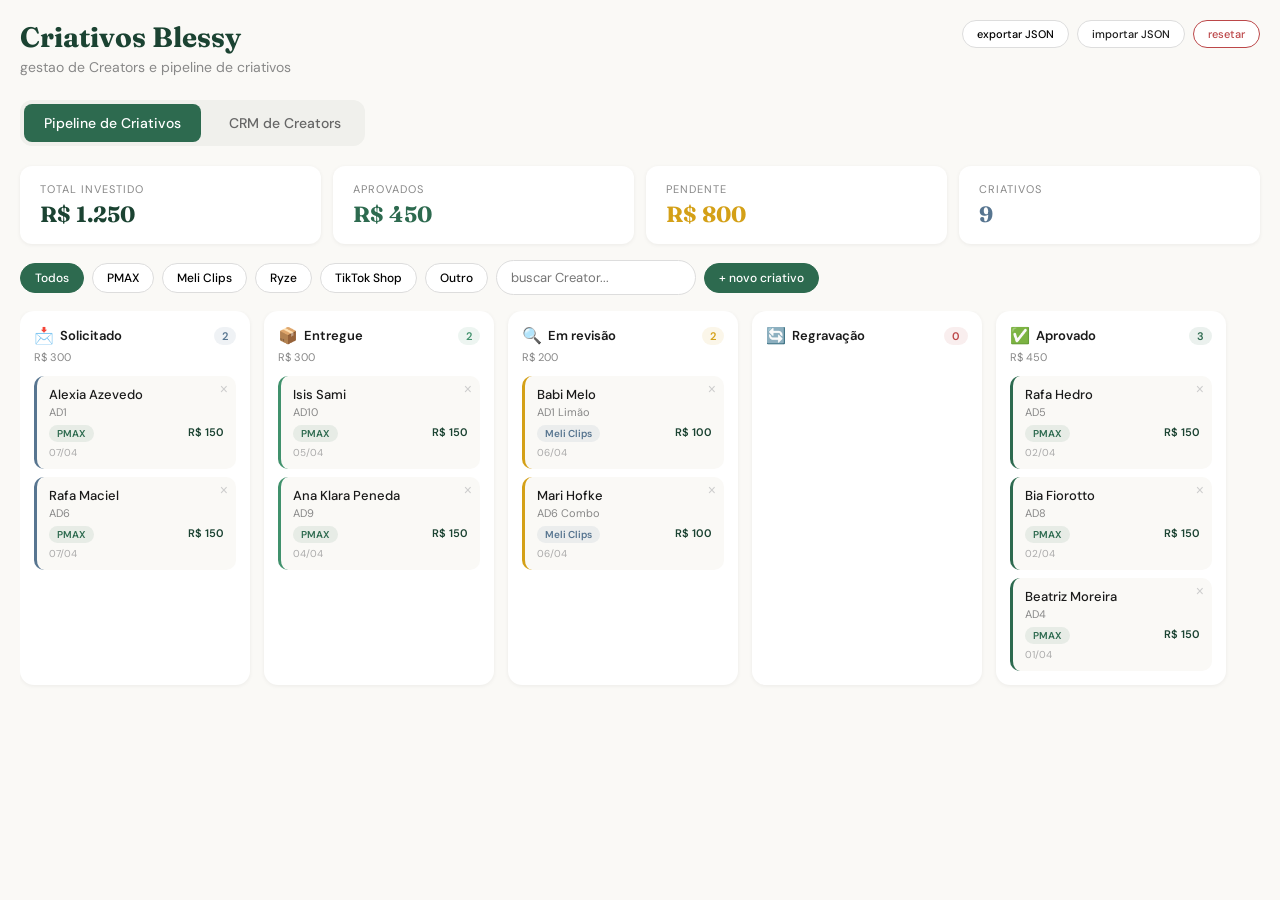
<file: index (1).html>
<!DOCTYPE html>
<html lang="pt-BR">
<head>
<meta charset="UTF-8" />
<meta name="viewport" content="width=device-width, initial-scale=1.0" />
<title>Criativos Blessy</title>
<link rel="preconnect" href="https://fonts.googleapis.com" />
<link rel="preconnect" href="https://fonts.gstatic.com" crossorigin />
<link href="https://fonts.googleapis.com/css2?family=DM+Sans:ital,opsz,wght@0,9..40,300;0,9..40,400;0,9..40,500;0,9..40,600;0,9..40,700;1,9..40,400&family=Fraunces:opsz,wght@9..144,400;9..144,600;9..144,700&display=swap" rel="stylesheet" />
<style>
*{box-sizing:border-box;margin:0;padding:0}body{font-family:DM Sans,sans-serif;background:#faf9f6;color:#1a1a1a;min-height:100vh}::-webkit-scrollbar{width:6px;height:6px}::-webkit-scrollbar-thumb{background:#ccc;border-radius:3px}.col-drop{transition:background .2s}.col-drop.over{background:#2d6a4f14!important}.card{transition:transform .15s,box-shadow .15s;cursor:grab}.card:hover{transform:translateY(-2px);box-shadow:0 6px 20px #0000001a}.card:active{cursor:grabbing}.tab-btn{border:none;background:none;cursor:pointer;padding:10px 20px;font-size:14px;font-weight:500;border-radius:8px;transition:all .2s;font-family:DM Sans,sans-serif}.tab-btn.active{background:#2d6a4f;color:#fff}.tab-btn:not(.active){color:#666}.tab-btn:not(.active):hover{background:#e8e8e8}.badge{display:inline-block;padding:2px 8px;border-radius:10px;font-size:11px;font-weight:600}.add-btn{border:2px dashed #ccc;background:none;cursor:pointer;padding:8px;border-radius:8px;width:100%;color:#999;font-size:13px;transition:all .2s;font-family:DM Sans}.add-btn:hover{border-color:#2d6a4f;color:#2d6a4f}.modal-overlay{position:fixed;top:0;right:0;bottom:0;left:0;background:#0006;display:flex;align-items:center;justify-content:center;z-index:100}.modal{background:#fff;border-radius:16px;padding:28px;width:400px;max-width:90vw;max-height:90vh;overflow-y:auto}.modal input,.modal select{width:100%;padding:10px 12px;border:1.5px solid #ddd;border-radius:8px;font-size:14px;font-family:DM Sans;margin-bottom:12px;outline:none}.modal input:focus,.modal select:focus{border-color:#2d6a4f}.modal-submit{background:#2d6a4f;color:#fff;border:none;padding:10px 20px;border-radius:8px;cursor:pointer;font-weight:600;font-family:DM Sans;width:100%;font-size:14px}.modal-submit:hover{background:#1b4332}.remove-btn{position:absolute;top:6px;right:8px;background:none;border:none;cursor:pointer;color:#ccc;font-size:14px;line-height:1}.remove-btn:hover{color:#bc4749}.stat-card{background:#fff;border-radius:12px;padding:16px 20px;flex:1;min-width:140px;box-shadow:0 1px 4px #0000000f}.filter-btn{border:1.5px solid #ddd;background:#fff;padding:6px 14px;border-radius:20px;font-size:12px;cursor:pointer;font-family:DM Sans;font-weight:500;transition:all .15s}.filter-btn.active{background:#2d6a4f;color:#fff;border-color:#2d6a4f}.search-input{padding:8px 14px;border:1.5px solid #ddd;border-radius:20px;font-size:13px;font-family:DM Sans;outline:none;width:200px}.search-input:focus{border-color:#2d6a4f}.criativo-row{display:flex;align-items:center;gap:6px;padding:5px 0;border-bottom:1px solid #f0efe9;font-size:11px}.criativo-row:last-child{border-bottom:none}.expand-btn{background:none;border:none;cursor:pointer;font-size:11px;color:#2d6a4f;font-family:DM Sans;font-weight:500;padding:4px 0}.expand-btn:hover{text-decoration:underline}.add-criativo-inline{background:none;border:1px dashed #ccc;cursor:pointer;font-size:10px;color:#999;font-family:DM Sans;padding:3px 8px;border-radius:6px;margin-top:4px}.add-criativo-inline:hover{border-color:#2d6a4f;color:#2d6a4f}.micro-remove{background:none;border:none;cursor:pointer;color:#ccc;font-size:12px;padding:0 2px;line-height:1}.micro-remove:hover{color:#bc4749}.toast{position:fixed;bottom:20px;right:20px;background:#1b4332;color:#fff;padding:10px 18px;border-radius:10px;font-size:13px;font-family:DM Sans;box-shadow:0 4px 16px #0003;animation:fadeIn .3s ease;z-index:200}@keyframes fadeIn{0%{opacity:0;transform:translateY(10px)}to{opacity:1;transform:translateY(0)}}
</style></head><body><div id="root"></div><script type="module">
(function(){const t=document.createElement("link").relList;if(t&&t.supports&&t.supports("modulepreload"))return;for(const l of document.querySelectorAll('link[rel="modulepreload"]'))r(l);new MutationObserver(l=>{for(const o of l)if(o.type==="childList")for(const i of o.addedNodes)i.tagName==="LINK"&&i.rel==="modulepreload"&&r(i)}).observe(document,{childList:!0,subtree:!0});function n(l){const o={};return l.integrity&&(o.integrity=l.integrity),l.referrerPolicy&&(o.referrerPolicy=l.referrerPolicy),l.crossOrigin==="use-credentials"?o.credentials="include":l.crossOrigin==="anonymous"?o.credentials="omit":o.credentials="same-origin",o}function r(l){if(l.ep)return;l.ep=!0;const o=n(l);fetch(l.href,o)}})();function Sc(e){return e&&e.__esModule&&Object.prototype.hasOwnProperty.call(e,"default")?e.default:e}var ua={exports:{}},cl={},aa={exports:{}},I={};/**
 * @license React
 * react.production.min.js
 *
 * Copyright (c) Facebook, Inc. and its affiliates.
 *
 * This source code is licensed under the MIT license found in the
 * LICENSE file in the root directory of this source tree.
 */var or=Symbol.for("react.element"),wc=Symbol.for("react.portal"),kc=Symbol.for("react.fragment"),xc=Symbol.for("react.strict_mode"),Cc=Symbol.for("react.profiler"),Ec=Symbol.for("react.provider"),_c=Symbol.for("react.context"),Pc=Symbol.for("react.forward_ref"),Nc=Symbol.for("react.suspense"),zc=Symbol.for("react.memo"),jc=Symbol.for("react.lazy"),Xi=Symbol.iterator;function Tc(e){return e===null||typeof e!="object"?null:(e=Xi&&e[Xi]||e["@@iterator"],typeof e=="function"?e:null)}var sa={isMounted:function(){return!1},enqueueForceUpdate:function(){},enqueueReplaceState:function(){},enqueueSetState:function(){}},ca=Object.assign,fa={};function hn(e,t,n){this.props=e,this.context=t,this.refs=fa,this.updater=n||sa}hn.prototype.isReactComponent={};hn.prototype.setState=function(e,t){if(typeof e!="object"&&typeof e!="function"&&e!=null)throw Error("setState(...): takes an object of state variables to update or a function which returns an object of state variables.");this.updater.enqueueSetState(this,e,t,"setState")};hn.prototype.forceUpdate=function(e){this.updater.enqueueForceUpdate(this,e,"forceUpdate")};function da(){}da.prototype=hn.prototype;function qo(e,t,n){this.props=e,this.context=t,this.refs=fa,this.updater=n||sa}var bo=qo.prototype=new da;bo.constructor=qo;ca(bo,hn.prototype);bo.isPureReactComponent=!0;var Ki=Array.isArray,pa=Object.prototype.hasOwnProperty,ei={current:null},ma={key:!0,ref:!0,__self:!0,__source:!0};function va(e,t,n){var r,l={},o=null,i=null;if(t!=null)for(r in t.ref!==void 0&&(i=t.ref),t.key!==void 0&&(o=""+t.key),t)pa.call(t,r)&&!ma.hasOwnProperty(r)&&(l[r]=t[r]);var u=arguments.length-2;if(u===1)l.children=n;else if(1<u){for(var a=Array(u),c=0;c<u;c++)a[c]=arguments[c+2];l.children=a}if(e&&e.defaultProps)for(r in u=e.defaultProps,u)l[r]===void 0&&(l[r]=u[r]);return{$$typeof:or,type:e,key:o,ref:i,props:l,_owner:ei.current}}function Lc(e,t){return{$$typeof:or,type:e.type,key:t,ref:e.ref,props:e.props,_owner:e._owner}}function ti(e){return typeof e=="object"&&e!==null&&e.$$typeof===or}function Rc(e){var t={"=":"=0",":":"=2"};return"$"+e.replace(/[=:]/g,function(n){return t[n]})}var Yi=/\/+/g;function zl(e,t){return typeof e=="object"&&e!==null&&e.key!=null?Rc(""+e.key):t.toString(36)}function zr(e,t,n,r,l){var o=typeof e;(o==="undefined"||o==="boolean")&&(e=null);var i=!1;if(e===null)i=!0;else switch(o){case"string":case"number":i=!0;break;case"object":switch(e.$$typeof){case or:case wc:i=!0}}if(i)return i=e,l=l(i),e=r===""?"."+zl(i,0):r,Ki(l)?(n="",e!=null&&(n=e.replace(Yi,"$&/")+"/"),zr(l,t,n,"",function(c){return c})):l!=null&&(ti(l)&&(l=Lc(l,n+(!l.key||i&&i.key===l.key?"":(""+l.key).replace(Yi,"$&/")+"/")+e)),t.push(l)),1;if(i=0,r=r===""?".":r+":",Ki(e))for(var u=0;u<e.length;u++){o=e[u];var a=r+zl(o,u);i+=zr(o,t,n,a,l)}else if(a=Tc(e),typeof a=="function")for(e=a.call(e),u=0;!(o=e.next()).done;)o=o.value,a=r+zl(o,u++),i+=zr(o,t,n,a,l);else if(o==="object")throw t=String(e),Error("Objects are not valid as a React child (found: "+(t==="[object Object]"?"object with keys {"+Object.keys(e).join(", ")+"}":t)+"). If you meant to render a collection of children, use an array instead.");return i}function fr(e,t,n){if(e==null)return e;var r=[],l=0;return zr(e,r,"","",function(o){return t.call(n,o,l++)}),r}function Dc(e){if(e._status===-1){var t=e._result;t=t(),t.then(function(n){(e._status===0||e._status===-1)&&(e._status=1,e._result=n)},function(n){(e._status===0||e._status===-1)&&(e._status=2,e._result=n)}),e._status===-1&&(e._status=0,e._result=t)}if(e._status===1)return e._result.default;throw e._result}var ve={current:null},jr={transition:null},Mc={ReactCurrentDispatcher:ve,ReactCurrentBatchConfig:jr,ReactCurrentOwner:ei};function ha(){throw Error("act(...) is not supported in production builds of React.")}I.Children={map:fr,forEach:function(e,t,n){fr(e,function(){t.apply(this,arguments)},n)},count:function(e){var t=0;return fr(e,function(){t++}),t},toArray:function(e){return fr(e,function(t){return t})||[]},only:function(e){if(!ti(e))throw Error("React.Children.only expected to receive a single React element child.");return e}};I.Component=hn;I.Fragment=kc;I.Profiler=Cc;I.PureComponent=qo;I.StrictMode=xc;I.Suspense=Nc;I.__SECRET_INTERNALS_DO_NOT_USE_OR_YOU_WILL_BE_FIRED=Mc;I.act=ha;I.cloneElement=function(e,t,n){if(e==null)throw Error("React.cloneElement(...): The argument must be a React element, but you passed "+e+".");var r=ca({},e.props),l=e.key,o=e.ref,i=e._owner;if(t!=null){if(t.ref!==void 0&&(o=t.ref,i=ei.current),t.key!==void 0&&(l=""+t.key),e.type&&e.type.defaultProps)var u=e.type.defaultProps;for(a in t)pa.call(t,a)&&!ma.hasOwnProperty(a)&&(r[a]=t[a]===void 0&&u!==void 0?u[a]:t[a])}var a=arguments.length-2;if(a===1)r.children=n;else if(1<a){u=Array(a);for(var c=0;c<a;c++)u[c]=arguments[c+2];r.children=u}return{$$typeof:or,type:e.type,key:l,ref:o,props:r,_owner:i}};I.createContext=function(e){return e={$$typeof:_c,_currentValue:e,_currentValue2:e,_threadCount:0,Provider:null,Consumer:null,_defaultValue:null,_globalName:null},e.Provider={$$typeof:Ec,_context:e},e.Consumer=e};I.createElement=va;I.createFactory=function(e){var t=va.bind(null,e);return t.type=e,t};I.createRef=function(){return{current:null}};I.forwardRef=function(e){return{$$typeof:Pc,render:e}};I.isValidElement=ti;I.lazy=function(e){return{$$typeof:jc,_payload:{_status:-1,_result:e},_init:Dc}};I.memo=function(e,t){return{$$typeof:zc,type:e,compare:t===void 0?null:t}};I.startTransition=function(e){var t=jr.transition;jr.transition={};try{e()}finally{jr.transition=t}};I.unstable_act=ha;I.useCallback=function(e,t){return ve.current.useCallback(e,t)};I.useContext=function(e){return ve.current.useContext(e)};I.useDebugValue=function(){};I.useDeferredValue=function(e){return ve.current.useDeferredValue(e)};I.useEffect=function(e,t){return ve.current.useEffect(e,t)};I.useId=function(){return ve.current.useId()};I.useImperativeHandle=function(e,t,n){return ve.current.useImperativeHandle(e,t,n)};I.useInsertionEffect=function(e,t){return ve.current.useInsertionEffect(e,t)};I.useLayoutEffect=function(e,t){return ve.current.useLayoutEffect(e,t)};I.useMemo=function(e,t){return ve.current.useMemo(e,t)};I.useReducer=function(e,t,n){return ve.current.useReducer(e,t,n)};I.useRef=function(e){return ve.current.useRef(e)};I.useState=function(e){return ve.current.useState(e)};I.useSyncExternalStore=function(e,t,n){return ve.current.useSyncExternalStore(e,t,n)};I.useTransition=function(){return ve.current.useTransition()};I.version="18.3.1";aa.exports=I;var re=aa.exports;const Oc=Sc(re);/**
 * @license React
 * react-jsx-runtime.production.min.js
 *
 * Copyright (c) Facebook, Inc. and its affiliates.
 *
 * This source code is licensed under the MIT license found in the
 * LICENSE file in the root directory of this source tree.
 */var Ic=re,Fc=Symbol.for("react.element"),Ac=Symbol.for("react.fragment"),Uc=Object.prototype.hasOwnProperty,Bc=Ic.__SECRET_INTERNALS_DO_NOT_USE_OR_YOU_WILL_BE_FIRED.ReactCurrentOwner,Wc={key:!0,ref:!0,__self:!0,__source:!0};function ga(e,t,n){var r,l={},o=null,i=null;n!==void 0&&(o=""+n),t.key!==void 0&&(o=""+t.key),t.ref!==void 0&&(i=t.ref);for(r in t)Uc.call(t,r)&&!Wc.hasOwnProperty(r)&&(l[r]=t[r]);if(e&&e.defaultProps)for(r in t=e.defaultProps,t)l[r]===void 0&&(l[r]=t[r]);return{$$typeof:Fc,type:e,key:o,ref:i,props:l,_owner:Bc.current}}cl.Fragment=Ac;cl.jsx=ga;cl.jsxs=ga;ua.exports=cl;var h=ua.exports,lo={},ya={exports:{}},Ne={},Sa={exports:{}},wa={};/**
 * @license React
 * scheduler.production.min.js
 *
 * Copyright (c) Facebook, Inc. and its affiliates.
 *
 * This source code is licensed under the MIT license found in the
 * LICENSE file in the root directory of this source tree.
 */(function(e){function t(E,R){var M=E.length;E.push(R);e:for(;0<M;){var X=M-1>>>1,q=E[X];if(0<l(q,R))E[X]=R,E[M]=q,M=X;else break e}}function n(E){return E.length===0?null:E[0]}function r(E){if(E.length===0)return null;var R=E[0],M=E.pop();if(M!==R){E[0]=M;e:for(var X=0,q=E.length,Wt=q>>>1;X<Wt;){var Ye=2*(X+1)-1,g=E[Ye],T=Ye+1,P=E[T];if(0>l(g,M))T<q&&0>l(P,g)?(E[X]=P,E[T]=M,X=T):(E[X]=g,E[Ye]=M,X=Ye);else if(T<q&&0>l(P,M))E[X]=P,E[T]=M,X=T;else break e}}return R}function l(E,R){var M=E.sortIndex-R.sortIndex;return M!==0?M:E.id-R.id}if(typeof performance=="object"&&typeof performance.now=="function"){var o=performance;e.unstable_now=function(){return o.now()}}else{var i=Date,u=i.now();e.unstable_now=function(){return i.now()-u}}var a=[],c=[],v=1,m=null,p=3,w=!1,k=!1,x=!1,B=typeof setTimeout=="function"?setTimeout:null,f=typeof clearTimeout=="function"?clearTimeout:null,s=typeof setImmediate<"u"?setImmediate:null;typeof navigator<"u"&&navigator.scheduling!==void 0&&navigator.scheduling.isInputPending!==void 0&&navigator.scheduling.isInputPending.bind(navigator.scheduling);function d(E){for(var R=n(c);R!==null;){if(R.callback===null)r(c);else if(R.startTime<=E)r(c),R.sortIndex=R.expirationTime,t(a,R);else break;R=n(c)}}function y(E){if(x=!1,d(E),!k)if(n(a)!==null)k=!0,Sn(C);else{var R=n(c);R!==null&&wn(y,R.startTime-E)}}function C(E,R){k=!1,x&&(x=!1,f(N),N=-1),w=!0;var M=p;try{for(d(R),m=n(a);m!==null&&(!(m.expirationTime>R)||E&&!xe());){var X=m.callback;if(typeof X=="function"){m.callback=null,p=m.priorityLevel;var q=X(m.expirationTime<=R);R=e.unstable_now(),typeof q=="function"?m.callback=q:m===n(a)&&r(a),d(R)}else r(a);m=n(a)}if(m!==null)var Wt=!0;else{var Ye=n(c);Ye!==null&&wn(y,Ye.startTime-R),Wt=!1}return Wt}finally{m=null,p=M,w=!1}}var z=!1,j=null,N=-1,H=5,O=-1;function xe(){return!(e.unstable_now()-O<H)}function ot(){if(j!==null){var E=e.unstable_now();O=E;var R=!0;try{R=j(!0,E)}finally{R?it():(z=!1,j=null)}}else z=!1}var it;if(typeof s=="function")it=function(){s(ot)};else if(typeof MessageChannel<"u"){var cr=new MessageChannel,Pl=cr.port2;cr.port1.onmessage=ot,it=function(){Pl.postMessage(null)}}else it=function(){B(ot,0)};function Sn(E){j=E,z||(z=!0,it())}function wn(E,R){N=B(function(){E(e.unstable_now())},R)}e.unstable_IdlePriority=5,e.unstable_ImmediatePriority=1,e.unstable_LowPriority=4,e.unstable_NormalPriority=3,e.unstable_Profiling=null,e.unstable_UserBlockingPriority=2,e.unstable_cancelCallback=function(E){E.callback=null},e.unstable_continueExecution=function(){k||w||(k=!0,Sn(C))},e.unstable_forceFrameRate=function(E){0>E||125<E?console.error("forceFrameRate takes a positive int between 0 and 125, forcing frame rates higher than 125 fps is not supported"):H=0<E?Math.floor(1e3/E):5},e.unstable_getCurrentPriorityLevel=function(){return p},e.unstable_getFirstCallbackNode=function(){return n(a)},e.unstable_next=function(E){switch(p){case 1:case 2:case 3:var R=3;break;default:R=p}var M=p;p=R;try{return E()}finally{p=M}},e.unstable_pauseExecution=function(){},e.unstable_requestPaint=function(){},e.unstable_runWithPriority=function(E,R){switch(E){case 1:case 2:case 3:case 4:case 5:break;default:E=3}var M=p;p=E;try{return R()}finally{p=M}},e.unstable_scheduleCallback=function(E,R,M){var X=e.unstable_now();switch(typeof M=="object"&&M!==null?(M=M.delay,M=typeof M=="number"&&0<M?X+M:X):M=X,E){case 1:var q=-1;break;case 2:q=250;break;case 5:q=1073741823;break;case 4:q=1e4;break;default:q=5e3}return q=M+q,E={id:v++,callback:R,priorityLevel:E,startTime:M,expirationTime:q,sortIndex:-1},M>X?(E.sortIndex=M,t(c,E),n(a)===null&&E===n(c)&&(x?(f(N),N=-1):x=!0,wn(y,M-X))):(E.sortIndex=q,t(a,E),k||w||(k=!0,Sn(C))),E},e.unstable_shouldYield=xe,e.unstable_wrapCallback=function(E){var R=p;return function(){var M=p;p=R;try{return E.apply(this,arguments)}finally{p=M}}}})(wa);Sa.exports=wa;var $c=Sa.exports;/**
 * @license React
 * react-dom.production.min.js
 *
 * Copyright (c) Facebook, Inc. and its affiliates.
 *
 * This source code is licensed under the MIT license found in the
 * LICENSE file in the root directory of this source tree.
 */var Vc=re,Pe=$c;function S(e){for(var t="https://reactjs.org/docs/error-decoder.html?invariant="+e,n=1;n<arguments.length;n++)t+="&args[]="+encodeURIComponent(arguments[n]);return"Minified React error #"+e+"; visit "+t+" for the full message or use the non-minified dev environment for full errors and additional helpful warnings."}var ka=new Set,$n={};function Ut(e,t){sn(e,t),sn(e+"Capture",t)}function sn(e,t){for($n[e]=t,e=0;e<t.length;e++)ka.add(t[e])}var et=!(typeof window>"u"||typeof window.document>"u"||typeof window.document.createElement>"u"),oo=Object.prototype.hasOwnProperty,Hc=/^[:A-Z_a-z\u00C0-\u00D6\u00D8-\u00F6\u00F8-\u02FF\u0370-\u037D\u037F-\u1FFF\u200C-\u200D\u2070-\u218F\u2C00-\u2FEF\u3001-\uD7FF\uF900-\uFDCF\uFDF0-\uFFFD][:A-Z_a-z\u00C0-\u00D6\u00D8-\u00F6\u00F8-\u02FF\u0370-\u037D\u037F-\u1FFF\u200C-\u200D\u2070-\u218F\u2C00-\u2FEF\u3001-\uD7FF\uF900-\uFDCF\uFDF0-\uFFFD\-.0-9\u00B7\u0300-\u036F\u203F-\u2040]*$/,Gi={},Zi={};function Qc(e){return oo.call(Zi,e)?!0:oo.call(Gi,e)?!1:Hc.test(e)?Zi[e]=!0:(Gi[e]=!0,!1)}function Xc(e,t,n,r){if(n!==null&&n.type===0)return!1;switch(typeof t){case"function":case"symbol":return!0;case"boolean":return r?!1:n!==null?!n.acceptsBooleans:(e=e.toLowerCase().slice(0,5),e!=="data-"&&e!=="aria-");default:return!1}}function Kc(e,t,n,r){if(t===null||typeof t>"u"||Xc(e,t,n,r))return!0;if(r)return!1;if(n!==null)switch(n.type){case 3:return!t;case 4:return t===!1;case 5:return isNaN(t);case 6:return isNaN(t)||1>t}return!1}function he(e,t,n,r,l,o,i){this.acceptsBooleans=t===2||t===3||t===4,this.attributeName=r,this.attributeNamespace=l,this.mustUseProperty=n,this.propertyName=e,this.type=t,this.sanitizeURL=o,this.removeEmptyString=i}var ae={};"children dangerouslySetInnerHTML defaultValue defaultChecked innerHTML suppressContentEditableWarning suppressHydrationWarning style".split(" ").forEach(function(e){ae[e]=new he(e,0,!1,e,null,!1,!1)});[["acceptCharset","accept-charset"],["className","class"],["htmlFor","for"],["httpEquiv","http-equiv"]].forEach(function(e){var t=e[0];ae[t]=new he(t,1,!1,e[1],null,!1,!1)});["contentEditable","draggable","spellCheck","value"].forEach(function(e){ae[e]=new he(e,2,!1,e.toLowerCase(),null,!1,!1)});["autoReverse","externalResourcesRequired","focusable","preserveAlpha"].forEach(function(e){ae[e]=new he(e,2,!1,e,null,!1,!1)});"allowFullScreen async autoFocus autoPlay controls default defer disabled disablePictureInPicture disableRemotePlayback formNoValidate hidden loop noModule noValidate open playsInline readOnly required reversed scoped seamless itemScope".split(" ").forEach(function(e){ae[e]=new he(e,3,!1,e.toLowerCase(),null,!1,!1)});["checked","multiple","muted","selected"].forEach(function(e){ae[e]=new he(e,3,!0,e,null,!1,!1)});["capture","download"].forEach(function(e){ae[e]=new he(e,4,!1,e,null,!1,!1)});["cols","rows","size","span"].forEach(function(e){ae[e]=new he(e,6,!1,e,null,!1,!1)});["rowSpan","start"].forEach(function(e){ae[e]=new he(e,5,!1,e.toLowerCase(),null,!1,!1)});var ni=/[\-:]([a-z])/g;function ri(e){return e[1].toUpperCase()}"accent-height alignment-baseline arabic-form baseline-shift cap-height clip-path clip-rule color-interpolation color-interpolation-filters color-profile color-rendering dominant-baseline enable-background fill-opacity fill-rule flood-color flood-opacity font-family font-size font-size-adjust font-stretch font-style font-variant font-weight glyph-name glyph-orientation-horizontal glyph-orientation-vertical horiz-adv-x horiz-origin-x image-rendering letter-spacing lighting-color marker-end marker-mid marker-start overline-position overline-thickness paint-order panose-1 pointer-events rendering-intent shape-rendering stop-color stop-opacity strikethrough-position strikethrough-thickness stroke-dasharray stroke-dashoffset stroke-linecap stroke-linejoin stroke-miterlimit stroke-opacity stroke-width text-anchor text-decoration text-rendering underline-position underline-thickness unicode-bidi unicode-range units-per-em v-alphabetic v-hanging v-ideographic v-mathematical vector-effect vert-adv-y vert-origin-x vert-origin-y word-spacing writing-mode xmlns:xlink x-height".split(" ").forEach(function(e){var t=e.replace(ni,ri);ae[t]=new he(t,1,!1,e,null,!1,!1)});"xlink:actuate xlink:arcrole xlink:role xlink:show xlink:title xlink:type".split(" ").forEach(function(e){var t=e.replace(ni,ri);ae[t]=new he(t,1,!1,e,"http://www.w3.org/1999/xlink",!1,!1)});["xml:base","xml:lang","xml:space"].forEach(function(e){var t=e.replace(ni,ri);ae[t]=new he(t,1,!1,e,"http://www.w3.org/XML/1998/namespace",!1,!1)});["tabIndex","crossOrigin"].forEach(function(e){ae[e]=new he(e,1,!1,e.toLowerCase(),null,!1,!1)});ae.xlinkHref=new he("xlinkHref",1,!1,"xlink:href","http://www.w3.org/1999/xlink",!0,!1);["src","href","action","formAction"].forEach(function(e){ae[e]=new he(e,1,!1,e.toLowerCase(),null,!0,!0)});function li(e,t,n,r){var l=ae.hasOwnProperty(t)?ae[t]:null;(l!==null?l.type!==0:r||!(2<t.length)||t[0]!=="o"&&t[0]!=="O"||t[1]!=="n"&&t[1]!=="N")&&(Kc(t,n,l,r)&&(n=null),r||l===null?Qc(t)&&(n===null?e.removeAttribute(t):e.setAttribute(t,""+n)):l.mustUseProperty?e[l.propertyName]=n===null?l.type===3?!1:"":n:(t=l.attributeName,r=l.attributeNamespace,n===null?e.removeAttribute(t):(l=l.type,n=l===3||l===4&&n===!0?"":""+n,r?e.setAttributeNS(r,t,n):e.setAttribute(t,n))))}var lt=Vc.__SECRET_INTERNALS_DO_NOT_USE_OR_YOU_WILL_BE_FIRED,dr=Symbol.for("react.element"),Ht=Symbol.for("react.portal"),Qt=Symbol.for("react.fragment"),oi=Symbol.for("react.strict_mode"),io=Symbol.for("react.profiler"),xa=Symbol.for("react.provider"),Ca=Symbol.for("react.context"),ii=Symbol.for("react.forward_ref"),uo=Symbol.for("react.suspense"),ao=Symbol.for("react.suspense_list"),ui=Symbol.for("react.memo"),at=Symbol.for("react.lazy"),Ea=Symbol.for("react.offscreen"),Ji=Symbol.iterator;function kn(e){return e===null||typeof e!="object"?null:(e=Ji&&e[Ji]||e["@@iterator"],typeof e=="function"?e:null)}var G=Object.assign,jl;function jn(e){if(jl===void 0)try{throw Error()}catch(n){var t=n.stack.trim().match(/\n( *(at )?)/);jl=t&&t[1]||""}return`
`+jl+e}var Tl=!1;function Ll(e,t){if(!e||Tl)return"";Tl=!0;var n=Error.prepareStackTrace;Error.prepareStackTrace=void 0;try{if(t)if(t=function(){throw Error()},Object.defineProperty(t.prototype,"props",{set:function(){throw Error()}}),typeof Reflect=="object"&&Reflect.construct){try{Reflect.construct(t,[])}catch(c){var r=c}Reflect.construct(e,[],t)}else{try{t.call()}catch(c){r=c}e.call(t.prototype)}else{try{throw Error()}catch(c){r=c}e()}}catch(c){if(c&&r&&typeof c.stack=="string"){for(var l=c.stack.split(`
`),o=r.stack.split(`
`),i=l.length-1,u=o.length-1;1<=i&&0<=u&&l[i]!==o[u];)u--;for(;1<=i&&0<=u;i--,u--)if(l[i]!==o[u]){if(i!==1||u!==1)do if(i--,u--,0>u||l[i]!==o[u]){var a=`
`+l[i].replace(" at new "," at ");return e.displayName&&a.includes("<anonymous>")&&(a=a.replace("<anonymous>",e.displayName)),a}while(1<=i&&0<=u);break}}}finally{Tl=!1,Error.prepareStackTrace=n}return(e=e?e.displayName||e.name:"")?jn(e):""}function Yc(e){switch(e.tag){case 5:return jn(e.type);case 16:return jn("Lazy");case 13:return jn("Suspense");case 19:return jn("SuspenseList");case 0:case 2:case 15:return e=Ll(e.type,!1),e;case 11:return e=Ll(e.type.render,!1),e;case 1:return e=Ll(e.type,!0),e;default:return""}}function so(e){if(e==null)return null;if(typeof e=="function")return e.displayName||e.name||null;if(typeof e=="string")return e;switch(e){case Qt:return"Fragment";case Ht:return"Portal";case io:return"Profiler";case oi:return"StrictMode";case uo:return"Suspense";case ao:return"SuspenseList"}if(typeof e=="object")switch(e.$$typeof){case Ca:return(e.displayName||"Context")+".Consumer";case xa:return(e._context.displayName||"Context")+".Provider";case ii:var t=e.render;return e=e.displayName,e||(e=t.displayName||t.name||"",e=e!==""?"ForwardRef("+e+")":"ForwardRef"),e;case ui:return t=e.displayName||null,t!==null?t:so(e.type)||"Memo";case at:t=e._payload,e=e._init;try{return so(e(t))}catch{}}return null}function Gc(e){var t=e.type;switch(e.tag){case 24:return"Cache";case 9:return(t.displayName||"Context")+".Consumer";case 10:return(t._context.displayName||"Context")+".Provider";case 18:return"DehydratedFragment";case 11:return e=t.render,e=e.displayName||e.name||"",t.displayName||(e!==""?"ForwardRef("+e+")":"ForwardRef");case 7:return"Fragment";case 5:return t;case 4:return"Portal";case 3:return"Root";case 6:return"Text";case 16:return so(t);case 8:return t===oi?"StrictMode":"Mode";case 22:return"Offscreen";case 12:return"Profiler";case 21:return"Scope";case 13:return"Suspense";case 19:return"SuspenseList";case 25:return"TracingMarker";case 1:case 0:case 17:case 2:case 14:case 15:if(typeof t=="function")return t.displayName||t.name||null;if(typeof t=="string")return t}return null}function xt(e){switch(typeof e){case"boolean":case"number":case"string":case"undefined":return e;case"object":return e;default:return""}}function _a(e){var t=e.type;return(e=e.nodeName)&&e.toLowerCase()==="input"&&(t==="checkbox"||t==="radio")}function Zc(e){var t=_a(e)?"checked":"value",n=Object.getOwnPropertyDescriptor(e.constructor.prototype,t),r=""+e[t];if(!e.hasOwnProperty(t)&&typeof n<"u"&&typeof n.get=="function"&&typeof n.set=="function"){var l=n.get,o=n.set;return Object.defineProperty(e,t,{configurable:!0,get:function(){return l.call(this)},set:function(i){r=""+i,o.call(this,i)}}),Object.defineProperty(e,t,{enumerable:n.enumerable}),{getValue:function(){return r},setValue:function(i){r=""+i},stopTracking:function(){e._valueTracker=null,delete e[t]}}}}function pr(e){e._valueTracker||(e._valueTracker=Zc(e))}function Pa(e){if(!e)return!1;var t=e._valueTracker;if(!t)return!0;var n=t.getValue(),r="";return e&&(r=_a(e)?e.checked?"true":"false":e.value),e=r,e!==n?(t.setValue(e),!0):!1}function Br(e){if(e=e||(typeof document<"u"?document:void 0),typeof e>"u")return null;try{return e.activeElement||e.body}catch{return e.body}}function co(e,t){var n=t.checked;return G({},t,{defaultChecked:void 0,defaultValue:void 0,value:void 0,checked:n??e._wrapperState.initialChecked})}function qi(e,t){var n=t.defaultValue==null?"":t.defaultValue,r=t.checked!=null?t.checked:t.defaultChecked;n=xt(t.value!=null?t.value:n),e._wrapperState={initialChecked:r,initialValue:n,controlled:t.type==="checkbox"||t.type==="radio"?t.checked!=null:t.value!=null}}function Na(e,t){t=t.checked,t!=null&&li(e,"checked",t,!1)}function fo(e,t){Na(e,t);var n=xt(t.value),r=t.type;if(n!=null)r==="number"?(n===0&&e.value===""||e.value!=n)&&(e.value=""+n):e.value!==""+n&&(e.value=""+n);else if(r==="submit"||r==="reset"){e.removeAttribute("value");return}t.hasOwnProperty("value")?po(e,t.type,n):t.hasOwnProperty("defaultValue")&&po(e,t.type,xt(t.defaultValue)),t.checked==null&&t.defaultChecked!=null&&(e.defaultChecked=!!t.defaultChecked)}function bi(e,t,n){if(t.hasOwnProperty("value")||t.hasOwnProperty("defaultValue")){var r=t.type;if(!(r!=="submit"&&r!=="reset"||t.value!==void 0&&t.value!==null))return;t=""+e._wrapperState.initialValue,n||t===e.value||(e.value=t),e.defaultValue=t}n=e.name,n!==""&&(e.name=""),e.defaultChecked=!!e._wrapperState.initialChecked,n!==""&&(e.name=n)}function po(e,t,n){(t!=="number"||Br(e.ownerDocument)!==e)&&(n==null?e.defaultValue=""+e._wrapperState.initialValue:e.defaultValue!==""+n&&(e.defaultValue=""+n))}var Tn=Array.isArray;function nn(e,t,n,r){if(e=e.options,t){t={};for(var l=0;l<n.length;l++)t["$"+n[l]]=!0;for(n=0;n<e.length;n++)l=t.hasOwnProperty("$"+e[n].value),e[n].selected!==l&&(e[n].selected=l),l&&r&&(e[n].defaultSelected=!0)}else{for(n=""+xt(n),t=null,l=0;l<e.length;l++){if(e[l].value===n){e[l].selected=!0,r&&(e[l].defaultSelected=!0);return}t!==null||e[l].disabled||(t=e[l])}t!==null&&(t.selected=!0)}}function mo(e,t){if(t.dangerouslySetInnerHTML!=null)throw Error(S(91));return G({},t,{value:void 0,defaultValue:void 0,children:""+e._wrapperState.initialValue})}function eu(e,t){var n=t.value;if(n==null){if(n=t.children,t=t.defaultValue,n!=null){if(t!=null)throw Error(S(92));if(Tn(n)){if(1<n.length)throw Error(S(93));n=n[0]}t=n}t==null&&(t=""),n=t}e._wrapperState={initialValue:xt(n)}}function za(e,t){var n=xt(t.value),r=xt(t.defaultValue);n!=null&&(n=""+n,n!==e.value&&(e.value=n),t.defaultValue==null&&e.defaultValue!==n&&(e.defaultValue=n)),r!=null&&(e.defaultValue=""+r)}function tu(e){var t=e.textContent;t===e._wrapperState.initialValue&&t!==""&&t!==null&&(e.value=t)}function ja(e){switch(e){case"svg":return"http://www.w3.org/2000/svg";case"math":return"http://www.w3.org/1998/Math/MathML";default:return"http://www.w3.org/1999/xhtml"}}function vo(e,t){return e==null||e==="http://www.w3.org/1999/xhtml"?ja(t):e==="http://www.w3.org/2000/svg"&&t==="foreignObject"?"http://www.w3.org/1999/xhtml":e}var mr,Ta=function(e){return typeof MSApp<"u"&&MSApp.execUnsafeLocalFunction?function(t,n,r,l){MSApp.execUnsafeLocalFunction(function(){return e(t,n,r,l)})}:e}(function(e,t){if(e.namespaceURI!=="http://www.w3.org/2000/svg"||"innerHTML"in e)e.innerHTML=t;else{for(mr=mr||document.createElement("div"),mr.innerHTML="<svg>"+t.valueOf().toString()+"</svg>",t=mr.firstChild;e.firstChild;)e.removeChild(e.firstChild);for(;t.firstChild;)e.appendChild(t.firstChild)}});function Vn(e,t){if(t){var n=e.firstChild;if(n&&n===e.lastChild&&n.nodeType===3){n.nodeValue=t;return}}e.textContent=t}var Dn={animationIterationCount:!0,aspectRatio:!0,borderImageOutset:!0,borderImageSlice:!0,borderImageWidth:!0,boxFlex:!0,boxFlexGroup:!0,boxOrdinalGroup:!0,columnCount:!0,columns:!0,flex:!0,flexGrow:!0,flexPositive:!0,flexShrink:!0,flexNegative:!0,flexOrder:!0,gridArea:!0,gridRow:!0,gridRowEnd:!0,gridRowSpan:!0,gridRowStart:!0,gridColumn:!0,gridColumnEnd:!0,gridColumnSpan:!0,gridColumnStart:!0,fontWeight:!0,lineClamp:!0,lineHeight:!0,opacity:!0,order:!0,orphans:!0,tabSize:!0,widows:!0,zIndex:!0,zoom:!0,fillOpacity:!0,floodOpacity:!0,stopOpacity:!0,strokeDasharray:!0,strokeDashoffset:!0,strokeMiterlimit:!0,strokeOpacity:!0,strokeWidth:!0},Jc=["Webkit","ms","Moz","O"];Object.keys(Dn).forEach(function(e){Jc.forEach(function(t){t=t+e.charAt(0).toUpperCase()+e.substring(1),Dn[t]=Dn[e]})});function La(e,t,n){return t==null||typeof t=="boolean"||t===""?"":n||typeof t!="number"||t===0||Dn.hasOwnProperty(e)&&Dn[e]?(""+t).trim():t+"px"}function Ra(e,t){e=e.style;for(var n in t)if(t.hasOwnProperty(n)){var r=n.indexOf("--")===0,l=La(n,t[n],r);n==="float"&&(n="cssFloat"),r?e.setProperty(n,l):e[n]=l}}var qc=G({menuitem:!0},{area:!0,base:!0,br:!0,col:!0,embed:!0,hr:!0,img:!0,input:!0,keygen:!0,link:!0,meta:!0,param:!0,source:!0,track:!0,wbr:!0});function ho(e,t){if(t){if(qc[e]&&(t.children!=null||t.dangerouslySetInnerHTML!=null))throw Error(S(137,e));if(t.dangerouslySetInnerHTML!=null){if(t.children!=null)throw Error(S(60));if(typeof t.dangerouslySetInnerHTML!="object"||!("__html"in t.dangerouslySetInnerHTML))throw Error(S(61))}if(t.style!=null&&typeof t.style!="object")throw Error(S(62))}}function go(e,t){if(e.indexOf("-")===-1)return typeof t.is=="string";switch(e){case"annotation-xml":case"color-profile":case"font-face":case"font-face-src":case"font-face-uri":case"font-face-format":case"font-face-name":case"missing-glyph":return!1;default:return!0}}var yo=null;function ai(e){return e=e.target||e.srcElement||window,e.correspondingUseElement&&(e=e.correspondingUseElement),e.nodeType===3?e.parentNode:e}var So=null,rn=null,ln=null;function nu(e){if(e=ar(e)){if(typeof So!="function")throw Error(S(280));var t=e.stateNode;t&&(t=vl(t),So(e.stateNode,e.type,t))}}function Da(e){rn?ln?ln.push(e):ln=[e]:rn=e}function Ma(){if(rn){var e=rn,t=ln;if(ln=rn=null,nu(e),t)for(e=0;e<t.length;e++)nu(t[e])}}function Oa(e,t){return e(t)}function Ia(){}var Rl=!1;function Fa(e,t,n){if(Rl)return e(t,n);Rl=!0;try{return Oa(e,t,n)}finally{Rl=!1,(rn!==null||ln!==null)&&(Ia(),Ma())}}function Hn(e,t){var n=e.stateNode;if(n===null)return null;var r=vl(n);if(r===null)return null;n=r[t];e:switch(t){case"onClick":case"onClickCapture":case"onDoubleClick":case"onDoubleClickCapture":case"onMouseDown":case"onMouseDownCapture":case"onMouseMove":case"onMouseMoveCapture":case"onMouseUp":case"onMouseUpCapture":case"onMouseEnter":(r=!r.disabled)||(e=e.type,r=!(e==="button"||e==="input"||e==="select"||e==="textarea")),e=!r;break e;default:e=!1}if(e)return null;if(n&&typeof n!="function")throw Error(S(231,t,typeof n));return n}var wo=!1;if(et)try{var xn={};Object.defineProperty(xn,"passive",{get:function(){wo=!0}}),window.addEventListener("test",xn,xn),window.removeEventListener("test",xn,xn)}catch{wo=!1}function bc(e,t,n,r,l,o,i,u,a){var c=Array.prototype.slice.call(arguments,3);try{t.apply(n,c)}catch(v){this.onError(v)}}var Mn=!1,Wr=null,$r=!1,ko=null,ef={onError:function(e){Mn=!0,Wr=e}};function tf(e,t,n,r,l,o,i,u,a){Mn=!1,Wr=null,bc.apply(ef,arguments)}function nf(e,t,n,r,l,o,i,u,a){if(tf.apply(this,arguments),Mn){if(Mn){var c=Wr;Mn=!1,Wr=null}else throw Error(S(198));$r||($r=!0,ko=c)}}function Bt(e){var t=e,n=e;if(e.alternate)for(;t.return;)t=t.return;else{e=t;do t=e,t.flags&4098&&(n=t.return),e=t.return;while(e)}return t.tag===3?n:null}function Aa(e){if(e.tag===13){var t=e.memoizedState;if(t===null&&(e=e.alternate,e!==null&&(t=e.memoizedState)),t!==null)return t.dehydrated}return null}function ru(e){if(Bt(e)!==e)throw Error(S(188))}function rf(e){var t=e.alternate;if(!t){if(t=Bt(e),t===null)throw Error(S(188));return t!==e?null:e}for(var n=e,r=t;;){var l=n.return;if(l===null)break;var o=l.alternate;if(o===null){if(r=l.return,r!==null){n=r;continue}break}if(l.child===o.child){for(o=l.child;o;){if(o===n)return ru(l),e;if(o===r)return ru(l),t;o=o.sibling}throw Error(S(188))}if(n.return!==r.return)n=l,r=o;else{for(var i=!1,u=l.child;u;){if(u===n){i=!0,n=l,r=o;break}if(u===r){i=!0,r=l,n=o;break}u=u.sibling}if(!i){for(u=o.child;u;){if(u===n){i=!0,n=o,r=l;break}if(u===r){i=!0,r=o,n=l;break}u=u.sibling}if(!i)throw Error(S(189))}}if(n.alternate!==r)throw Error(S(190))}if(n.tag!==3)throw Error(S(188));return n.stateNode.current===n?e:t}function Ua(e){return e=rf(e),e!==null?Ba(e):null}function Ba(e){if(e.tag===5||e.tag===6)return e;for(e=e.child;e!==null;){var t=Ba(e);if(t!==null)return t;e=e.sibling}return null}var Wa=Pe.unstable_scheduleCallback,lu=Pe.unstable_cancelCallback,lf=Pe.unstable_shouldYield,of=Pe.unstable_requestPaint,J=Pe.unstable_now,uf=Pe.unstable_getCurrentPriorityLevel,si=Pe.unstable_ImmediatePriority,$a=Pe.unstable_UserBlockingPriority,Vr=Pe.unstable_NormalPriority,af=Pe.unstable_LowPriority,Va=Pe.unstable_IdlePriority,fl=null,Xe=null;function sf(e){if(Xe&&typeof Xe.onCommitFiberRoot=="function")try{Xe.onCommitFiberRoot(fl,e,void 0,(e.current.flags&128)===128)}catch{}}var Be=Math.clz32?Math.clz32:df,cf=Math.log,ff=Math.LN2;function df(e){return e>>>=0,e===0?32:31-(cf(e)/ff|0)|0}var vr=64,hr=4194304;function Ln(e){switch(e&-e){case 1:return 1;case 2:return 2;case 4:return 4;case 8:return 8;case 16:return 16;case 32:return 32;case 64:case 128:case 256:case 512:case 1024:case 2048:case 4096:case 8192:case 16384:case 32768:case 65536:case 131072:case 262144:case 524288:case 1048576:case 2097152:return e&4194240;case 4194304:case 8388608:case 16777216:case 33554432:case 67108864:return e&130023424;case 134217728:return 134217728;case 268435456:return 268435456;case 536870912:return 536870912;case 1073741824:return 1073741824;default:return e}}function Hr(e,t){var n=e.pendingLanes;if(n===0)return 0;var r=0,l=e.suspendedLanes,o=e.pingedLanes,i=n&268435455;if(i!==0){var u=i&~l;u!==0?r=Ln(u):(o&=i,o!==0&&(r=Ln(o)))}else i=n&~l,i!==0?r=Ln(i):o!==0&&(r=Ln(o));if(r===0)return 0;if(t!==0&&t!==r&&!(t&l)&&(l=r&-r,o=t&-t,l>=o||l===16&&(o&4194240)!==0))return t;if(r&4&&(r|=n&16),t=e.entangledLanes,t!==0)for(e=e.entanglements,t&=r;0<t;)n=31-Be(t),l=1<<n,r|=e[n],t&=~l;return r}function pf(e,t){switch(e){case 1:case 2:case 4:return t+250;case 8:case 16:case 32:case 64:case 128:case 256:case 512:case 1024:case 2048:case 4096:case 8192:case 16384:case 32768:case 65536:case 131072:case 262144:case 524288:case 1048576:case 2097152:return t+5e3;case 4194304:case 8388608:case 16777216:case 33554432:case 67108864:return-1;case 134217728:case 268435456:case 536870912:case 1073741824:return-1;default:return-1}}function mf(e,t){for(var n=e.suspendedLanes,r=e.pingedLanes,l=e.expirationTimes,o=e.pendingLanes;0<o;){var i=31-Be(o),u=1<<i,a=l[i];a===-1?(!(u&n)||u&r)&&(l[i]=pf(u,t)):a<=t&&(e.expiredLanes|=u),o&=~u}}function xo(e){return e=e.pendingLanes&-1073741825,e!==0?e:e&1073741824?1073741824:0}function Ha(){var e=vr;return vr<<=1,!(vr&4194240)&&(vr=64),e}function Dl(e){for(var t=[],n=0;31>n;n++)t.push(e);return t}function ir(e,t,n){e.pendingLanes|=t,t!==536870912&&(e.suspendedLanes=0,e.pingedLanes=0),e=e.eventTimes,t=31-Be(t),e[t]=n}function vf(e,t){var n=e.pendingLanes&~t;e.pendingLanes=t,e.suspendedLanes=0,e.pingedLanes=0,e.expiredLanes&=t,e.mutableReadLanes&=t,e.entangledLanes&=t,t=e.entanglements;var r=e.eventTimes;for(e=e.expirationTimes;0<n;){var l=31-Be(n),o=1<<l;t[l]=0,r[l]=-1,e[l]=-1,n&=~o}}function ci(e,t){var n=e.entangledLanes|=t;for(e=e.entanglements;n;){var r=31-Be(n),l=1<<r;l&t|e[r]&t&&(e[r]|=t),n&=~l}}var U=0;function Qa(e){return e&=-e,1<e?4<e?e&268435455?16:536870912:4:1}var Xa,fi,Ka,Ya,Ga,Co=!1,gr=[],mt=null,vt=null,ht=null,Qn=new Map,Xn=new Map,ct=[],hf="mousedown mouseup touchcancel touchend touchstart auxclick dblclick pointercancel pointerdown pointerup dragend dragstart drop compositionend compositionstart keydown keypress keyup input textInput copy cut paste click change contextmenu reset submit".split(" ");function ou(e,t){switch(e){case"focusin":case"focusout":mt=null;break;case"dragenter":case"dragleave":vt=null;break;case"mouseover":case"mouseout":ht=null;break;case"pointerover":case"pointerout":Qn.delete(t.pointerId);break;case"gotpointercapture":case"lostpointercapture":Xn.delete(t.pointerId)}}function Cn(e,t,n,r,l,o){return e===null||e.nativeEvent!==o?(e={blockedOn:t,domEventName:n,eventSystemFlags:r,nativeEvent:o,targetContainers:[l]},t!==null&&(t=ar(t),t!==null&&fi(t)),e):(e.eventSystemFlags|=r,t=e.targetContainers,l!==null&&t.indexOf(l)===-1&&t.push(l),e)}function gf(e,t,n,r,l){switch(t){case"focusin":return mt=Cn(mt,e,t,n,r,l),!0;case"dragenter":return vt=Cn(vt,e,t,n,r,l),!0;case"mouseover":return ht=Cn(ht,e,t,n,r,l),!0;case"pointerover":var o=l.pointerId;return Qn.set(o,Cn(Qn.get(o)||null,e,t,n,r,l)),!0;case"gotpointercapture":return o=l.pointerId,Xn.set(o,Cn(Xn.get(o)||null,e,t,n,r,l)),!0}return!1}function Za(e){var t=jt(e.target);if(t!==null){var n=Bt(t);if(n!==null){if(t=n.tag,t===13){if(t=Aa(n),t!==null){e.blockedOn=t,Ga(e.priority,function(){Ka(n)});return}}else if(t===3&&n.stateNode.current.memoizedState.isDehydrated){e.blockedOn=n.tag===3?n.stateNode.containerInfo:null;return}}}e.blockedOn=null}function Tr(e){if(e.blockedOn!==null)return!1;for(var t=e.targetContainers;0<t.length;){var n=Eo(e.domEventName,e.eventSystemFlags,t[0],e.nativeEvent);if(n===null){n=e.nativeEvent;var r=new n.constructor(n.type,n);yo=r,n.target.dispatchEvent(r),yo=null}else return t=ar(n),t!==null&&fi(t),e.blockedOn=n,!1;t.shift()}return!0}function iu(e,t,n){Tr(e)&&n.delete(t)}function yf(){Co=!1,mt!==null&&Tr(mt)&&(mt=null),vt!==null&&Tr(vt)&&(vt=null),ht!==null&&Tr(ht)&&(ht=null),Qn.forEach(iu),Xn.forEach(iu)}function En(e,t){e.blockedOn===t&&(e.blockedOn=null,Co||(Co=!0,Pe.unstable_scheduleCallback(Pe.unstable_NormalPriority,yf)))}function Kn(e){function t(l){return En(l,e)}if(0<gr.length){En(gr[0],e);for(var n=1;n<gr.length;n++){var r=gr[n];r.blockedOn===e&&(r.blockedOn=null)}}for(mt!==null&&En(mt,e),vt!==null&&En(vt,e),ht!==null&&En(ht,e),Qn.forEach(t),Xn.forEach(t),n=0;n<ct.length;n++)r=ct[n],r.blockedOn===e&&(r.blockedOn=null);for(;0<ct.length&&(n=ct[0],n.blockedOn===null);)Za(n),n.blockedOn===null&&ct.shift()}var on=lt.ReactCurrentBatchConfig,Qr=!0;function Sf(e,t,n,r){var l=U,o=on.transition;on.transition=null;try{U=1,di(e,t,n,r)}finally{U=l,on.transition=o}}function wf(e,t,n,r){var l=U,o=on.transition;on.transition=null;try{U=4,di(e,t,n,r)}finally{U=l,on.transition=o}}function di(e,t,n,r){if(Qr){var l=Eo(e,t,n,r);if(l===null)Vl(e,t,r,Xr,n),ou(e,r);else if(gf(l,e,t,n,r))r.stopPropagation();else if(ou(e,r),t&4&&-1<hf.indexOf(e)){for(;l!==null;){var o=ar(l);if(o!==null&&Xa(o),o=Eo(e,t,n,r),o===null&&Vl(e,t,r,Xr,n),o===l)break;l=o}l!==null&&r.stopPropagation()}else Vl(e,t,r,null,n)}}var Xr=null;function Eo(e,t,n,r){if(Xr=null,e=ai(r),e=jt(e),e!==null)if(t=Bt(e),t===null)e=null;else if(n=t.tag,n===13){if(e=Aa(t),e!==null)return e;e=null}else if(n===3){if(t.stateNode.current.memoizedState.isDehydrated)return t.tag===3?t.stateNode.containerInfo:null;e=null}else t!==e&&(e=null);return Xr=e,null}function Ja(e){switch(e){case"cancel":case"click":case"close":case"contextmenu":case"copy":case"cut":case"auxclick":case"dblclick":case"dragend":case"dragstart":case"drop":case"focusin":case"focusout":case"input":case"invalid":case"keydown":case"keypress":case"keyup":case"mousedown":case"mouseup":case"paste":case"pause":case"play":case"pointercancel":case"pointerdown":case"pointerup":case"ratechange":case"reset":case"resize":case"seeked":case"submit":case"touchcancel":case"touchend":case"touchstart":case"volumechange":case"change":case"selectionchange":case"textInput":case"compositionstart":case"compositionend":case"compositionupdate":case"beforeblur":case"afterblur":case"beforeinput":case"blur":case"fullscreenchange":case"focus":case"hashchange":case"popstate":case"select":case"selectstart":return 1;case"drag":case"dragenter":case"dragexit":case"dragleave":case"dragover":case"mousemove":case"mouseout":case"mouseover":case"pointermove":case"pointerout":case"pointerover":case"scroll":case"toggle":case"touchmove":case"wheel":case"mouseenter":case"mouseleave":case"pointerenter":case"pointerleave":return 4;case"message":switch(uf()){case si:return 1;case $a:return 4;case Vr:case af:return 16;case Va:return 536870912;default:return 16}default:return 16}}var dt=null,pi=null,Lr=null;function qa(){if(Lr)return Lr;var e,t=pi,n=t.length,r,l="value"in dt?dt.value:dt.textContent,o=l.length;for(e=0;e<n&&t[e]===l[e];e++);var i=n-e;for(r=1;r<=i&&t[n-r]===l[o-r];r++);return Lr=l.slice(e,1<r?1-r:void 0)}function Rr(e){var t=e.keyCode;return"charCode"in e?(e=e.charCode,e===0&&t===13&&(e=13)):e=t,e===10&&(e=13),32<=e||e===13?e:0}function yr(){return!0}function uu(){return!1}function ze(e){function t(n,r,l,o,i){this._reactName=n,this._targetInst=l,this.type=r,this.nativeEvent=o,this.target=i,this.currentTarget=null;for(var u in e)e.hasOwnProperty(u)&&(n=e[u],this[u]=n?n(o):o[u]);return this.isDefaultPrevented=(o.defaultPrevented!=null?o.defaultPrevented:o.returnValue===!1)?yr:uu,this.isPropagationStopped=uu,this}return G(t.prototype,{preventDefault:function(){this.defaultPrevented=!0;var n=this.nativeEvent;n&&(n.preventDefault?n.preventDefault():typeof n.returnValue!="unknown"&&(n.returnValue=!1),this.isDefaultPrevented=yr)},stopPropagation:function(){var n=this.nativeEvent;n&&(n.stopPropagation?n.stopPropagation():typeof n.cancelBubble!="unknown"&&(n.cancelBubble=!0),this.isPropagationStopped=yr)},persist:function(){},isPersistent:yr}),t}var gn={eventPhase:0,bubbles:0,cancelable:0,timeStamp:function(e){return e.timeStamp||Date.now()},defaultPrevented:0,isTrusted:0},mi=ze(gn),ur=G({},gn,{view:0,detail:0}),kf=ze(ur),Ml,Ol,_n,dl=G({},ur,{screenX:0,screenY:0,clientX:0,clientY:0,pageX:0,pageY:0,ctrlKey:0,shiftKey:0,altKey:0,metaKey:0,getModifierState:vi,button:0,buttons:0,relatedTarget:function(e){return e.relatedTarget===void 0?e.fromElement===e.srcElement?e.toElement:e.fromElement:e.relatedTarget},movementX:function(e){return"movementX"in e?e.movementX:(e!==_n&&(_n&&e.type==="mousemove"?(Ml=e.screenX-_n.screenX,Ol=e.screenY-_n.screenY):Ol=Ml=0,_n=e),Ml)},movementY:function(e){return"movementY"in e?e.movementY:Ol}}),au=ze(dl),xf=G({},dl,{dataTransfer:0}),Cf=ze(xf),Ef=G({},ur,{relatedTarget:0}),Il=ze(Ef),_f=G({},gn,{animationName:0,elapsedTime:0,pseudoElement:0}),Pf=ze(_f),Nf=G({},gn,{clipboardData:function(e){return"clipboardData"in e?e.clipboardData:window.clipboardData}}),zf=ze(Nf),jf=G({},gn,{data:0}),su=ze(jf),Tf={Esc:"Escape",Spacebar:" ",Left:"ArrowLeft",Up:"ArrowUp",Right:"ArrowRight",Down:"ArrowDown",Del:"Delete",Win:"OS",Menu:"ContextMenu",Apps:"ContextMenu",Scroll:"ScrollLock",MozPrintableKey:"Unidentified"},Lf={8:"Backspace",9:"Tab",12:"Clear",13:"Enter",16:"Shift",17:"Control",18:"Alt",19:"Pause",20:"CapsLock",27:"Escape",32:" ",33:"PageUp",34:"PageDown",35:"End",36:"Home",37:"ArrowLeft",38:"ArrowUp",39:"ArrowRight",40:"ArrowDown",45:"Insert",46:"Delete",112:"F1",113:"F2",114:"F3",115:"F4",116:"F5",117:"F6",118:"F7",119:"F8",120:"F9",121:"F10",122:"F11",123:"F12",144:"NumLock",145:"ScrollLock",224:"Meta"},Rf={Alt:"altKey",Control:"ctrlKey",Meta:"metaKey",Shift:"shiftKey"};function Df(e){var t=this.nativeEvent;return t.getModifierState?t.getModifierState(e):(e=Rf[e])?!!t[e]:!1}function vi(){return Df}var Mf=G({},ur,{key:function(e){if(e.key){var t=Tf[e.key]||e.key;if(t!=="Unidentified")return t}return e.type==="keypress"?(e=Rr(e),e===13?"Enter":String.fromCharCode(e)):e.type==="keydown"||e.type==="keyup"?Lf[e.keyCode]||"Unidentified":""},code:0,location:0,ctrlKey:0,shiftKey:0,altKey:0,metaKey:0,repeat:0,locale:0,getModifierState:vi,charCode:function(e){return e.type==="keypress"?Rr(e):0},keyCode:function(e){return e.type==="keydown"||e.type==="keyup"?e.keyCode:0},which:function(e){return e.type==="keypress"?Rr(e):e.type==="keydown"||e.type==="keyup"?e.keyCode:0}}),Of=ze(Mf),If=G({},dl,{pointerId:0,width:0,height:0,pressure:0,tangentialPressure:0,tiltX:0,tiltY:0,twist:0,pointerType:0,isPrimary:0}),cu=ze(If),Ff=G({},ur,{touches:0,targetTouches:0,changedTouches:0,altKey:0,metaKey:0,ctrlKey:0,shiftKey:0,getModifierState:vi}),Af=ze(Ff),Uf=G({},gn,{propertyName:0,elapsedTime:0,pseudoElement:0}),Bf=ze(Uf),Wf=G({},dl,{deltaX:function(e){return"deltaX"in e?e.deltaX:"wheelDeltaX"in e?-e.wheelDeltaX:0},deltaY:function(e){return"deltaY"in e?e.deltaY:"wheelDeltaY"in e?-e.wheelDeltaY:"wheelDelta"in e?-e.wheelDelta:0},deltaZ:0,deltaMode:0}),$f=ze(Wf),Vf=[9,13,27,32],hi=et&&"CompositionEvent"in window,On=null;et&&"documentMode"in document&&(On=document.documentMode);var Hf=et&&"TextEvent"in window&&!On,ba=et&&(!hi||On&&8<On&&11>=On),fu=" ",du=!1;function es(e,t){switch(e){case"keyup":return Vf.indexOf(t.keyCode)!==-1;case"keydown":return t.keyCode!==229;case"keypress":case"mousedown":case"focusout":return!0;default:return!1}}function ts(e){return e=e.detail,typeof e=="object"&&"data"in e?e.data:null}var Xt=!1;function Qf(e,t){switch(e){case"compositionend":return ts(t);case"keypress":return t.which!==32?null:(du=!0,fu);case"textInput":return e=t.data,e===fu&&du?null:e;default:return null}}function Xf(e,t){if(Xt)return e==="compositionend"||!hi&&es(e,t)?(e=qa(),Lr=pi=dt=null,Xt=!1,e):null;switch(e){case"paste":return null;case"keypress":if(!(t.ctrlKey||t.altKey||t.metaKey)||t.ctrlKey&&t.altKey){if(t.char&&1<t.char.length)return t.char;if(t.which)return String.fromCharCode(t.which)}return null;case"compositionend":return ba&&t.locale!=="ko"?null:t.data;default:return null}}var Kf={color:!0,date:!0,datetime:!0,"datetime-local":!0,email:!0,month:!0,number:!0,password:!0,range:!0,search:!0,tel:!0,text:!0,time:!0,url:!0,week:!0};function pu(e){var t=e&&e.nodeName&&e.nodeName.toLowerCase();return t==="input"?!!Kf[e.type]:t==="textarea"}function ns(e,t,n,r){Da(r),t=Kr(t,"onChange"),0<t.length&&(n=new mi("onChange","change",null,n,r),e.push({event:n,listeners:t}))}var In=null,Yn=null;function Yf(e){ps(e,0)}function pl(e){var t=Gt(e);if(Pa(t))return e}function Gf(e,t){if(e==="change")return t}var rs=!1;if(et){var Fl;if(et){var Al="oninput"in document;if(!Al){var mu=document.createElement("div");mu.setAttribute("oninput","return;"),Al=typeof mu.oninput=="function"}Fl=Al}else Fl=!1;rs=Fl&&(!document.documentMode||9<document.documentMode)}function vu(){In&&(In.detachEvent("onpropertychange",ls),Yn=In=null)}function ls(e){if(e.propertyName==="value"&&pl(Yn)){var t=[];ns(t,Yn,e,ai(e)),Fa(Yf,t)}}function Zf(e,t,n){e==="focusin"?(vu(),In=t,Yn=n,In.attachEvent("onpropertychange",ls)):e==="focusout"&&vu()}function Jf(e){if(e==="selectionchange"||e==="keyup"||e==="keydown")return pl(Yn)}function qf(e,t){if(e==="click")return pl(t)}function bf(e,t){if(e==="input"||e==="change")return pl(t)}function ed(e,t){return e===t&&(e!==0||1/e===1/t)||e!==e&&t!==t}var $e=typeof Object.is=="function"?Object.is:ed;function Gn(e,t){if($e(e,t))return!0;if(typeof e!="object"||e===null||typeof t!="object"||t===null)return!1;var n=Object.keys(e),r=Object.keys(t);if(n.length!==r.length)return!1;for(r=0;r<n.length;r++){var l=n[r];if(!oo.call(t,l)||!$e(e[l],t[l]))return!1}return!0}function hu(e){for(;e&&e.firstChild;)e=e.firstChild;return e}function gu(e,t){var n=hu(e);e=0;for(var r;n;){if(n.nodeType===3){if(r=e+n.textContent.length,e<=t&&r>=t)return{node:n,offset:t-e};e=r}e:{for(;n;){if(n.nextSibling){n=n.nextSibling;break e}n=n.parentNode}n=void 0}n=hu(n)}}function os(e,t){return e&&t?e===t?!0:e&&e.nodeType===3?!1:t&&t.nodeType===3?os(e,t.parentNode):"contains"in e?e.contains(t):e.compareDocumentPosition?!!(e.compareDocumentPosition(t)&16):!1:!1}function is(){for(var e=window,t=Br();t instanceof e.HTMLIFrameElement;){try{var n=typeof t.contentWindow.location.href=="string"}catch{n=!1}if(n)e=t.contentWindow;else break;t=Br(e.document)}return t}function gi(e){var t=e&&e.nodeName&&e.nodeName.toLowerCase();return t&&(t==="input"&&(e.type==="text"||e.type==="search"||e.type==="tel"||e.type==="url"||e.type==="password")||t==="textarea"||e.contentEditable==="true")}function td(e){var t=is(),n=e.focusedElem,r=e.selectionRange;if(t!==n&&n&&n.ownerDocument&&os(n.ownerDocument.documentElement,n)){if(r!==null&&gi(n)){if(t=r.start,e=r.end,e===void 0&&(e=t),"selectionStart"in n)n.selectionStart=t,n.selectionEnd=Math.min(e,n.value.length);else if(e=(t=n.ownerDocument||document)&&t.defaultView||window,e.getSelection){e=e.getSelection();var l=n.textContent.length,o=Math.min(r.start,l);r=r.end===void 0?o:Math.min(r.end,l),!e.extend&&o>r&&(l=r,r=o,o=l),l=gu(n,o);var i=gu(n,r);l&&i&&(e.rangeCount!==1||e.anchorNode!==l.node||e.anchorOffset!==l.offset||e.focusNode!==i.node||e.focusOffset!==i.offset)&&(t=t.createRange(),t.setStart(l.node,l.offset),e.removeAllRanges(),o>r?(e.addRange(t),e.extend(i.node,i.offset)):(t.setEnd(i.node,i.offset),e.addRange(t)))}}for(t=[],e=n;e=e.parentNode;)e.nodeType===1&&t.push({element:e,left:e.scrollLeft,top:e.scrollTop});for(typeof n.focus=="function"&&n.focus(),n=0;n<t.length;n++)e=t[n],e.element.scrollLeft=e.left,e.element.scrollTop=e.top}}var nd=et&&"documentMode"in document&&11>=document.documentMode,Kt=null,_o=null,Fn=null,Po=!1;function yu(e,t,n){var r=n.window===n?n.document:n.nodeType===9?n:n.ownerDocument;Po||Kt==null||Kt!==Br(r)||(r=Kt,"selectionStart"in r&&gi(r)?r={start:r.selectionStart,end:r.selectionEnd}:(r=(r.ownerDocument&&r.ownerDocument.defaultView||window).getSelection(),r={anchorNode:r.anchorNode,anchorOffset:r.anchorOffset,focusNode:r.focusNode,focusOffset:r.focusOffset}),Fn&&Gn(Fn,r)||(Fn=r,r=Kr(_o,"onSelect"),0<r.length&&(t=new mi("onSelect","select",null,t,n),e.push({event:t,listeners:r}),t.target=Kt)))}function Sr(e,t){var n={};return n[e.toLowerCase()]=t.toLowerCase(),n["Webkit"+e]="webkit"+t,n["Moz"+e]="moz"+t,n}var Yt={animationend:Sr("Animation","AnimationEnd"),animationiteration:Sr("Animation","AnimationIteration"),animationstart:Sr("Animation","AnimationStart"),transitionend:Sr("Transition","TransitionEnd")},Ul={},us={};et&&(us=document.createElement("div").style,"AnimationEvent"in window||(delete Yt.animationend.animation,delete Yt.animationiteration.animation,delete Yt.animationstart.animation),"TransitionEvent"in window||delete Yt.transitionend.transition);function ml(e){if(Ul[e])return Ul[e];if(!Yt[e])return e;var t=Yt[e],n;for(n in t)if(t.hasOwnProperty(n)&&n in us)return Ul[e]=t[n];return e}var as=ml("animationend"),ss=ml("animationiteration"),cs=ml("animationstart"),fs=ml("transitionend"),ds=new Map,Su="abort auxClick cancel canPlay canPlayThrough click close contextMenu copy cut drag dragEnd dragEnter dragExit dragLeave dragOver dragStart drop durationChange emptied encrypted ended error gotPointerCapture input invalid keyDown keyPress keyUp load loadedData loadedMetadata loadStart lostPointerCapture mouseDown mouseMove mouseOut mouseOver mouseUp paste pause play playing pointerCancel pointerDown pointerMove pointerOut pointerOver pointerUp progress rateChange reset resize seeked seeking stalled submit suspend timeUpdate touchCancel touchEnd touchStart volumeChange scroll toggle touchMove waiting wheel".split(" ");function Et(e,t){ds.set(e,t),Ut(t,[e])}for(var Bl=0;Bl<Su.length;Bl++){var Wl=Su[Bl],rd=Wl.toLowerCase(),ld=Wl[0].toUpperCase()+Wl.slice(1);Et(rd,"on"+ld)}Et(as,"onAnimationEnd");Et(ss,"onAnimationIteration");Et(cs,"onAnimationStart");Et("dblclick","onDoubleClick");Et("focusin","onFocus");Et("focusout","onBlur");Et(fs,"onTransitionEnd");sn("onMouseEnter",["mouseout","mouseover"]);sn("onMouseLeave",["mouseout","mouseover"]);sn("onPointerEnter",["pointerout","pointerover"]);sn("onPointerLeave",["pointerout","pointerover"]);Ut("onChange","change click focusin focusout input keydown keyup selectionchange".split(" "));Ut("onSelect","focusout contextmenu dragend focusin keydown keyup mousedown mouseup selectionchange".split(" "));Ut("onBeforeInput",["compositionend","keypress","textInput","paste"]);Ut("onCompositionEnd","compositionend focusout keydown keypress keyup mousedown".split(" "));Ut("onCompositionStart","compositionstart focusout keydown keypress keyup mousedown".split(" "));Ut("onCompositionUpdate","compositionupdate focusout keydown keypress keyup mousedown".split(" "));var Rn="abort canplay canplaythrough durationchange emptied encrypted ended error loadeddata loadedmetadata loadstart pause play playing progress ratechange resize seeked seeking stalled suspend timeupdate volumechange waiting".split(" "),od=new Set("cancel close invalid load scroll toggle".split(" ").concat(Rn));function wu(e,t,n){var r=e.type||"unknown-event";e.currentTarget=n,nf(r,t,void 0,e),e.currentTarget=null}function ps(e,t){t=(t&4)!==0;for(var n=0;n<e.length;n++){var r=e[n],l=r.event;r=r.listeners;e:{var o=void 0;if(t)for(var i=r.length-1;0<=i;i--){var u=r[i],a=u.instance,c=u.currentTarget;if(u=u.listener,a!==o&&l.isPropagationStopped())break e;wu(l,u,c),o=a}else for(i=0;i<r.length;i++){if(u=r[i],a=u.instance,c=u.currentTarget,u=u.listener,a!==o&&l.isPropagationStopped())break e;wu(l,u,c),o=a}}}if($r)throw e=ko,$r=!1,ko=null,e}function $(e,t){var n=t[Lo];n===void 0&&(n=t[Lo]=new Set);var r=e+"__bubble";n.has(r)||(ms(t,e,2,!1),n.add(r))}function $l(e,t,n){var r=0;t&&(r|=4),ms(n,e,r,t)}var wr="_reactListening"+Math.random().toString(36).slice(2);function Zn(e){if(!e[wr]){e[wr]=!0,ka.forEach(function(n){n!=="selectionchange"&&(od.has(n)||$l(n,!1,e),$l(n,!0,e))});var t=e.nodeType===9?e:e.ownerDocument;t===null||t[wr]||(t[wr]=!0,$l("selectionchange",!1,t))}}function ms(e,t,n,r){switch(Ja(t)){case 1:var l=Sf;break;case 4:l=wf;break;default:l=di}n=l.bind(null,t,n,e),l=void 0,!wo||t!=="touchstart"&&t!=="touchmove"&&t!=="wheel"||(l=!0),r?l!==void 0?e.addEventListener(t,n,{capture:!0,passive:l}):e.addEventListener(t,n,!0):l!==void 0?e.addEventListener(t,n,{passive:l}):e.addEventListener(t,n,!1)}function Vl(e,t,n,r,l){var o=r;if(!(t&1)&&!(t&2)&&r!==null)e:for(;;){if(r===null)return;var i=r.tag;if(i===3||i===4){var u=r.stateNode.containerInfo;if(u===l||u.nodeType===8&&u.parentNode===l)break;if(i===4)for(i=r.return;i!==null;){var a=i.tag;if((a===3||a===4)&&(a=i.stateNode.containerInfo,a===l||a.nodeType===8&&a.parentNode===l))return;i=i.return}for(;u!==null;){if(i=jt(u),i===null)return;if(a=i.tag,a===5||a===6){r=o=i;continue e}u=u.parentNode}}r=r.return}Fa(function(){var c=o,v=ai(n),m=[];e:{var p=ds.get(e);if(p!==void 0){var w=mi,k=e;switch(e){case"keypress":if(Rr(n)===0)break e;case"keydown":case"keyup":w=Of;break;case"focusin":k="focus",w=Il;break;case"focusout":k="blur",w=Il;break;case"beforeblur":case"afterblur":w=Il;break;case"click":if(n.button===2)break e;case"auxclick":case"dblclick":case"mousedown":case"mousemove":case"mouseup":case"mouseout":case"mouseover":case"contextmenu":w=au;break;case"drag":case"dragend":case"dragenter":case"dragexit":case"dragleave":case"dragover":case"dragstart":case"drop":w=Cf;break;case"touchcancel":case"touchend":case"touchmove":case"touchstart":w=Af;break;case as:case ss:case cs:w=Pf;break;case fs:w=Bf;break;case"scroll":w=kf;break;case"wheel":w=$f;break;case"copy":case"cut":case"paste":w=zf;break;case"gotpointercapture":case"lostpointercapture":case"pointercancel":case"pointerdown":case"pointermove":case"pointerout":case"pointerover":case"pointerup":w=cu}var x=(t&4)!==0,B=!x&&e==="scroll",f=x?p!==null?p+"Capture":null:p;x=[];for(var s=c,d;s!==null;){d=s;var y=d.stateNode;if(d.tag===5&&y!==null&&(d=y,f!==null&&(y=Hn(s,f),y!=null&&x.push(Jn(s,y,d)))),B)break;s=s.return}0<x.length&&(p=new w(p,k,null,n,v),m.push({event:p,listeners:x}))}}if(!(t&7)){e:{if(p=e==="mouseover"||e==="pointerover",w=e==="mouseout"||e==="pointerout",p&&n!==yo&&(k=n.relatedTarget||n.fromElement)&&(jt(k)||k[tt]))break e;if((w||p)&&(p=v.window===v?v:(p=v.ownerDocument)?p.defaultView||p.parentWindow:window,w?(k=n.relatedTarget||n.toElement,w=c,k=k?jt(k):null,k!==null&&(B=Bt(k),k!==B||k.tag!==5&&k.tag!==6)&&(k=null)):(w=null,k=c),w!==k)){if(x=au,y="onMouseLeave",f="onMouseEnter",s="mouse",(e==="pointerout"||e==="pointerover")&&(x=cu,y="onPointerLeave",f="onPointerEnter",s="pointer"),B=w==null?p:Gt(w),d=k==null?p:Gt(k),p=new x(y,s+"leave",w,n,v),p.target=B,p.relatedTarget=d,y=null,jt(v)===c&&(x=new x(f,s+"enter",k,n,v),x.target=d,x.relatedTarget=B,y=x),B=y,w&&k)t:{for(x=w,f=k,s=0,d=x;d;d=$t(d))s++;for(d=0,y=f;y;y=$t(y))d++;for(;0<s-d;)x=$t(x),s--;for(;0<d-s;)f=$t(f),d--;for(;s--;){if(x===f||f!==null&&x===f.alternate)break t;x=$t(x),f=$t(f)}x=null}else x=null;w!==null&&ku(m,p,w,x,!1),k!==null&&B!==null&&ku(m,B,k,x,!0)}}e:{if(p=c?Gt(c):window,w=p.nodeName&&p.nodeName.toLowerCase(),w==="select"||w==="input"&&p.type==="file")var C=Gf;else if(pu(p))if(rs)C=bf;else{C=Jf;var z=Zf}else(w=p.nodeName)&&w.toLowerCase()==="input"&&(p.type==="checkbox"||p.type==="radio")&&(C=qf);if(C&&(C=C(e,c))){ns(m,C,n,v);break e}z&&z(e,p,c),e==="focusout"&&(z=p._wrapperState)&&z.controlled&&p.type==="number"&&po(p,"number",p.value)}switch(z=c?Gt(c):window,e){case"focusin":(pu(z)||z.contentEditable==="true")&&(Kt=z,_o=c,Fn=null);break;case"focusout":Fn=_o=Kt=null;break;case"mousedown":Po=!0;break;case"contextmenu":case"mouseup":case"dragend":Po=!1,yu(m,n,v);break;case"selectionchange":if(nd)break;case"keydown":case"keyup":yu(m,n,v)}var j;if(hi)e:{switch(e){case"compositionstart":var N="onCompositionStart";break e;case"compositionend":N="onCompositionEnd";break e;case"compositionupdate":N="onCompositionUpdate";break e}N=void 0}else Xt?es(e,n)&&(N="onCompositionEnd"):e==="keydown"&&n.keyCode===229&&(N="onCompositionStart");N&&(ba&&n.locale!=="ko"&&(Xt||N!=="onCompositionStart"?N==="onCompositionEnd"&&Xt&&(j=qa()):(dt=v,pi="value"in dt?dt.value:dt.textContent,Xt=!0)),z=Kr(c,N),0<z.length&&(N=new su(N,e,null,n,v),m.push({event:N,listeners:z}),j?N.data=j:(j=ts(n),j!==null&&(N.data=j)))),(j=Hf?Qf(e,n):Xf(e,n))&&(c=Kr(c,"onBeforeInput"),0<c.length&&(v=new su("onBeforeInput","beforeinput",null,n,v),m.push({event:v,listeners:c}),v.data=j))}ps(m,t)})}function Jn(e,t,n){return{instance:e,listener:t,currentTarget:n}}function Kr(e,t){for(var n=t+"Capture",r=[];e!==null;){var l=e,o=l.stateNode;l.tag===5&&o!==null&&(l=o,o=Hn(e,n),o!=null&&r.unshift(Jn(e,o,l)),o=Hn(e,t),o!=null&&r.push(Jn(e,o,l))),e=e.return}return r}function $t(e){if(e===null)return null;do e=e.return;while(e&&e.tag!==5);return e||null}function ku(e,t,n,r,l){for(var o=t._reactName,i=[];n!==null&&n!==r;){var u=n,a=u.alternate,c=u.stateNode;if(a!==null&&a===r)break;u.tag===5&&c!==null&&(u=c,l?(a=Hn(n,o),a!=null&&i.unshift(Jn(n,a,u))):l||(a=Hn(n,o),a!=null&&i.push(Jn(n,a,u)))),n=n.return}i.length!==0&&e.push({event:t,listeners:i})}var id=/\r\n?/g,ud=/\u0000|\uFFFD/g;function xu(e){return(typeof e=="string"?e:""+e).replace(id,`
`).replace(ud,"")}function kr(e,t,n){if(t=xu(t),xu(e)!==t&&n)throw Error(S(425))}function Yr(){}var No=null,zo=null;function jo(e,t){return e==="textarea"||e==="noscript"||typeof t.children=="string"||typeof t.children=="number"||typeof t.dangerouslySetInnerHTML=="object"&&t.dangerouslySetInnerHTML!==null&&t.dangerouslySetInnerHTML.__html!=null}var To=typeof setTimeout=="function"?setTimeout:void 0,ad=typeof clearTimeout=="function"?clearTimeout:void 0,Cu=typeof Promise=="function"?Promise:void 0,sd=typeof queueMicrotask=="function"?queueMicrotask:typeof Cu<"u"?function(e){return Cu.resolve(null).then(e).catch(cd)}:To;function cd(e){setTimeout(function(){throw e})}function Hl(e,t){var n=t,r=0;do{var l=n.nextSibling;if(e.removeChild(n),l&&l.nodeType===8)if(n=l.data,n==="/$"){if(r===0){e.removeChild(l),Kn(t);return}r--}else n!=="$"&&n!=="$?"&&n!=="$!"||r++;n=l}while(n);Kn(t)}function gt(e){for(;e!=null;e=e.nextSibling){var t=e.nodeType;if(t===1||t===3)break;if(t===8){if(t=e.data,t==="$"||t==="$!"||t==="$?")break;if(t==="/$")return null}}return e}function Eu(e){e=e.previousSibling;for(var t=0;e;){if(e.nodeType===8){var n=e.data;if(n==="$"||n==="$!"||n==="$?"){if(t===0)return e;t--}else n==="/$"&&t++}e=e.previousSibling}return null}var yn=Math.random().toString(36).slice(2),Qe="__reactFiber$"+yn,qn="__reactProps$"+yn,tt="__reactContainer$"+yn,Lo="__reactEvents$"+yn,fd="__reactListeners$"+yn,dd="__reactHandles$"+yn;function jt(e){var t=e[Qe];if(t)return t;for(var n=e.parentNode;n;){if(t=n[tt]||n[Qe]){if(n=t.alternate,t.child!==null||n!==null&&n.child!==null)for(e=Eu(e);e!==null;){if(n=e[Qe])return n;e=Eu(e)}return t}e=n,n=e.parentNode}return null}function ar(e){return e=e[Qe]||e[tt],!e||e.tag!==5&&e.tag!==6&&e.tag!==13&&e.tag!==3?null:e}function Gt(e){if(e.tag===5||e.tag===6)return e.stateNode;throw Error(S(33))}function vl(e){return e[qn]||null}var Ro=[],Zt=-1;function _t(e){return{current:e}}function V(e){0>Zt||(e.current=Ro[Zt],Ro[Zt]=null,Zt--)}function W(e,t){Zt++,Ro[Zt]=e.current,e.current=t}var Ct={},de=_t(Ct),Se=_t(!1),Mt=Ct;function cn(e,t){var n=e.type.contextTypes;if(!n)return Ct;var r=e.stateNode;if(r&&r.__reactInternalMemoizedUnmaskedChildContext===t)return r.__reactInternalMemoizedMaskedChildContext;var l={},o;for(o in n)l[o]=t[o];return r&&(e=e.stateNode,e.__reactInternalMemoizedUnmaskedChildContext=t,e.__reactInternalMemoizedMaskedChildContext=l),l}function we(e){return e=e.childContextTypes,e!=null}function Gr(){V(Se),V(de)}function _u(e,t,n){if(de.current!==Ct)throw Error(S(168));W(de,t),W(Se,n)}function vs(e,t,n){var r=e.stateNode;if(t=t.childContextTypes,typeof r.getChildContext!="function")return n;r=r.getChildContext();for(var l in r)if(!(l in t))throw Error(S(108,Gc(e)||"Unknown",l));return G({},n,r)}function Zr(e){return e=(e=e.stateNode)&&e.__reactInternalMemoizedMergedChildContext||Ct,Mt=de.current,W(de,e),W(Se,Se.current),!0}function Pu(e,t,n){var r=e.stateNode;if(!r)throw Error(S(169));n?(e=vs(e,t,Mt),r.__reactInternalMemoizedMergedChildContext=e,V(Se),V(de),W(de,e)):V(Se),W(Se,n)}var Ze=null,hl=!1,Ql=!1;function hs(e){Ze===null?Ze=[e]:Ze.push(e)}function pd(e){hl=!0,hs(e)}function Pt(){if(!Ql&&Ze!==null){Ql=!0;var e=0,t=U;try{var n=Ze;for(U=1;e<n.length;e++){var r=n[e];do r=r(!0);while(r!==null)}Ze=null,hl=!1}catch(l){throw Ze!==null&&(Ze=Ze.slice(e+1)),Wa(si,Pt),l}finally{U=t,Ql=!1}}return null}var Jt=[],qt=0,Jr=null,qr=0,je=[],Te=0,Ot=null,Je=1,qe="";function Nt(e,t){Jt[qt++]=qr,Jt[qt++]=Jr,Jr=e,qr=t}function gs(e,t,n){je[Te++]=Je,je[Te++]=qe,je[Te++]=Ot,Ot=e;var r=Je;e=qe;var l=32-Be(r)-1;r&=~(1<<l),n+=1;var o=32-Be(t)+l;if(30<o){var i=l-l%5;o=(r&(1<<i)-1).toString(32),r>>=i,l-=i,Je=1<<32-Be(t)+l|n<<l|r,qe=o+e}else Je=1<<o|n<<l|r,qe=e}function yi(e){e.return!==null&&(Nt(e,1),gs(e,1,0))}function Si(e){for(;e===Jr;)Jr=Jt[--qt],Jt[qt]=null,qr=Jt[--qt],Jt[qt]=null;for(;e===Ot;)Ot=je[--Te],je[Te]=null,qe=je[--Te],je[Te]=null,Je=je[--Te],je[Te]=null}var _e=null,Ee=null,Q=!1,Ue=null;function ys(e,t){var n=Le(5,null,null,0);n.elementType="DELETED",n.stateNode=t,n.return=e,t=e.deletions,t===null?(e.deletions=[n],e.flags|=16):t.push(n)}function Nu(e,t){switch(e.tag){case 5:var n=e.type;return t=t.nodeType!==1||n.toLowerCase()!==t.nodeName.toLowerCase()?null:t,t!==null?(e.stateNode=t,_e=e,Ee=gt(t.firstChild),!0):!1;case 6:return t=e.pendingProps===""||t.nodeType!==3?null:t,t!==null?(e.stateNode=t,_e=e,Ee=null,!0):!1;case 13:return t=t.nodeType!==8?null:t,t!==null?(n=Ot!==null?{id:Je,overflow:qe}:null,e.memoizedState={dehydrated:t,treeContext:n,retryLane:1073741824},n=Le(18,null,null,0),n.stateNode=t,n.return=e,e.child=n,_e=e,Ee=null,!0):!1;default:return!1}}function Do(e){return(e.mode&1)!==0&&(e.flags&128)===0}function Mo(e){if(Q){var t=Ee;if(t){var n=t;if(!Nu(e,t)){if(Do(e))throw Error(S(418));t=gt(n.nextSibling);var r=_e;t&&Nu(e,t)?ys(r,n):(e.flags=e.flags&-4097|2,Q=!1,_e=e)}}else{if(Do(e))throw Error(S(418));e.flags=e.flags&-4097|2,Q=!1,_e=e}}}function zu(e){for(e=e.return;e!==null&&e.tag!==5&&e.tag!==3&&e.tag!==13;)e=e.return;_e=e}function xr(e){if(e!==_e)return!1;if(!Q)return zu(e),Q=!0,!1;var t;if((t=e.tag!==3)&&!(t=e.tag!==5)&&(t=e.type,t=t!=="head"&&t!=="body"&&!jo(e.type,e.memoizedProps)),t&&(t=Ee)){if(Do(e))throw Ss(),Error(S(418));for(;t;)ys(e,t),t=gt(t.nextSibling)}if(zu(e),e.tag===13){if(e=e.memoizedState,e=e!==null?e.dehydrated:null,!e)throw Error(S(317));e:{for(e=e.nextSibling,t=0;e;){if(e.nodeType===8){var n=e.data;if(n==="/$"){if(t===0){Ee=gt(e.nextSibling);break e}t--}else n!=="$"&&n!=="$!"&&n!=="$?"||t++}e=e.nextSibling}Ee=null}}else Ee=_e?gt(e.stateNode.nextSibling):null;return!0}function Ss(){for(var e=Ee;e;)e=gt(e.nextSibling)}function fn(){Ee=_e=null,Q=!1}function wi(e){Ue===null?Ue=[e]:Ue.push(e)}var md=lt.ReactCurrentBatchConfig;function Pn(e,t,n){if(e=n.ref,e!==null&&typeof e!="function"&&typeof e!="object"){if(n._owner){if(n=n._owner,n){if(n.tag!==1)throw Error(S(309));var r=n.stateNode}if(!r)throw Error(S(147,e));var l=r,o=""+e;return t!==null&&t.ref!==null&&typeof t.ref=="function"&&t.ref._stringRef===o?t.ref:(t=function(i){var u=l.refs;i===null?delete u[o]:u[o]=i},t._stringRef=o,t)}if(typeof e!="string")throw Error(S(284));if(!n._owner)throw Error(S(290,e))}return e}function Cr(e,t){throw e=Object.prototype.toString.call(t),Error(S(31,e==="[object Object]"?"object with keys {"+Object.keys(t).join(", ")+"}":e))}function ju(e){var t=e._init;return t(e._payload)}function ws(e){function t(f,s){if(e){var d=f.deletions;d===null?(f.deletions=[s],f.flags|=16):d.push(s)}}function n(f,s){if(!e)return null;for(;s!==null;)t(f,s),s=s.sibling;return null}function r(f,s){for(f=new Map;s!==null;)s.key!==null?f.set(s.key,s):f.set(s.index,s),s=s.sibling;return f}function l(f,s){return f=kt(f,s),f.index=0,f.sibling=null,f}function o(f,s,d){return f.index=d,e?(d=f.alternate,d!==null?(d=d.index,d<s?(f.flags|=2,s):d):(f.flags|=2,s)):(f.flags|=1048576,s)}function i(f){return e&&f.alternate===null&&(f.flags|=2),f}function u(f,s,d,y){return s===null||s.tag!==6?(s=ql(d,f.mode,y),s.return=f,s):(s=l(s,d),s.return=f,s)}function a(f,s,d,y){var C=d.type;return C===Qt?v(f,s,d.props.children,y,d.key):s!==null&&(s.elementType===C||typeof C=="object"&&C!==null&&C.$$typeof===at&&ju(C)===s.type)?(y=l(s,d.props),y.ref=Pn(f,s,d),y.return=f,y):(y=Ur(d.type,d.key,d.props,null,f.mode,y),y.ref=Pn(f,s,d),y.return=f,y)}function c(f,s,d,y){return s===null||s.tag!==4||s.stateNode.containerInfo!==d.containerInfo||s.stateNode.implementation!==d.implementation?(s=bl(d,f.mode,y),s.return=f,s):(s=l(s,d.children||[]),s.return=f,s)}function v(f,s,d,y,C){return s===null||s.tag!==7?(s=Dt(d,f.mode,y,C),s.return=f,s):(s=l(s,d),s.return=f,s)}function m(f,s,d){if(typeof s=="string"&&s!==""||typeof s=="number")return s=ql(""+s,f.mode,d),s.return=f,s;if(typeof s=="object"&&s!==null){switch(s.$$typeof){case dr:return d=Ur(s.type,s.key,s.props,null,f.mode,d),d.ref=Pn(f,null,s),d.return=f,d;case Ht:return s=bl(s,f.mode,d),s.return=f,s;case at:var y=s._init;return m(f,y(s._payload),d)}if(Tn(s)||kn(s))return s=Dt(s,f.mode,d,null),s.return=f,s;Cr(f,s)}return null}function p(f,s,d,y){var C=s!==null?s.key:null;if(typeof d=="string"&&d!==""||typeof d=="number")return C!==null?null:u(f,s,""+d,y);if(typeof d=="object"&&d!==null){switch(d.$$typeof){case dr:return d.key===C?a(f,s,d,y):null;case Ht:return d.key===C?c(f,s,d,y):null;case at:return C=d._init,p(f,s,C(d._payload),y)}if(Tn(d)||kn(d))return C!==null?null:v(f,s,d,y,null);Cr(f,d)}return null}function w(f,s,d,y,C){if(typeof y=="string"&&y!==""||typeof y=="number")return f=f.get(d)||null,u(s,f,""+y,C);if(typeof y=="object"&&y!==null){switch(y.$$typeof){case dr:return f=f.get(y.key===null?d:y.key)||null,a(s,f,y,C);case Ht:return f=f.get(y.key===null?d:y.key)||null,c(s,f,y,C);case at:var z=y._init;return w(f,s,d,z(y._payload),C)}if(Tn(y)||kn(y))return f=f.get(d)||null,v(s,f,y,C,null);Cr(s,y)}return null}function k(f,s,d,y){for(var C=null,z=null,j=s,N=s=0,H=null;j!==null&&N<d.length;N++){j.index>N?(H=j,j=null):H=j.sibling;var O=p(f,j,d[N],y);if(O===null){j===null&&(j=H);break}e&&j&&O.alternate===null&&t(f,j),s=o(O,s,N),z===null?C=O:z.sibling=O,z=O,j=H}if(N===d.length)return n(f,j),Q&&Nt(f,N),C;if(j===null){for(;N<d.length;N++)j=m(f,d[N],y),j!==null&&(s=o(j,s,N),z===null?C=j:z.sibling=j,z=j);return Q&&Nt(f,N),C}for(j=r(f,j);N<d.length;N++)H=w(j,f,N,d[N],y),H!==null&&(e&&H.alternate!==null&&j.delete(H.key===null?N:H.key),s=o(H,s,N),z===null?C=H:z.sibling=H,z=H);return e&&j.forEach(function(xe){return t(f,xe)}),Q&&Nt(f,N),C}function x(f,s,d,y){var C=kn(d);if(typeof C!="function")throw Error(S(150));if(d=C.call(d),d==null)throw Error(S(151));for(var z=C=null,j=s,N=s=0,H=null,O=d.next();j!==null&&!O.done;N++,O=d.next()){j.index>N?(H=j,j=null):H=j.sibling;var xe=p(f,j,O.value,y);if(xe===null){j===null&&(j=H);break}e&&j&&xe.alternate===null&&t(f,j),s=o(xe,s,N),z===null?C=xe:z.sibling=xe,z=xe,j=H}if(O.done)return n(f,j),Q&&Nt(f,N),C;if(j===null){for(;!O.done;N++,O=d.next())O=m(f,O.value,y),O!==null&&(s=o(O,s,N),z===null?C=O:z.sibling=O,z=O);return Q&&Nt(f,N),C}for(j=r(f,j);!O.done;N++,O=d.next())O=w(j,f,N,O.value,y),O!==null&&(e&&O.alternate!==null&&j.delete(O.key===null?N:O.key),s=o(O,s,N),z===null?C=O:z.sibling=O,z=O);return e&&j.forEach(function(ot){return t(f,ot)}),Q&&Nt(f,N),C}function B(f,s,d,y){if(typeof d=="object"&&d!==null&&d.type===Qt&&d.key===null&&(d=d.props.children),typeof d=="object"&&d!==null){switch(d.$$typeof){case dr:e:{for(var C=d.key,z=s;z!==null;){if(z.key===C){if(C=d.type,C===Qt){if(z.tag===7){n(f,z.sibling),s=l(z,d.props.children),s.return=f,f=s;break e}}else if(z.elementType===C||typeof C=="object"&&C!==null&&C.$$typeof===at&&ju(C)===z.type){n(f,z.sibling),s=l(z,d.props),s.ref=Pn(f,z,d),s.return=f,f=s;break e}n(f,z);break}else t(f,z);z=z.sibling}d.type===Qt?(s=Dt(d.props.children,f.mode,y,d.key),s.return=f,f=s):(y=Ur(d.type,d.key,d.props,null,f.mode,y),y.ref=Pn(f,s,d),y.return=f,f=y)}return i(f);case Ht:e:{for(z=d.key;s!==null;){if(s.key===z)if(s.tag===4&&s.stateNode.containerInfo===d.containerInfo&&s.stateNode.implementation===d.implementation){n(f,s.sibling),s=l(s,d.children||[]),s.return=f,f=s;break e}else{n(f,s);break}else t(f,s);s=s.sibling}s=bl(d,f.mode,y),s.return=f,f=s}return i(f);case at:return z=d._init,B(f,s,z(d._payload),y)}if(Tn(d))return k(f,s,d,y);if(kn(d))return x(f,s,d,y);Cr(f,d)}return typeof d=="string"&&d!==""||typeof d=="number"?(d=""+d,s!==null&&s.tag===6?(n(f,s.sibling),s=l(s,d),s.return=f,f=s):(n(f,s),s=ql(d,f.mode,y),s.return=f,f=s),i(f)):n(f,s)}return B}var dn=ws(!0),ks=ws(!1),br=_t(null),el=null,bt=null,ki=null;function xi(){ki=bt=el=null}function Ci(e){var t=br.current;V(br),e._currentValue=t}function Oo(e,t,n){for(;e!==null;){var r=e.alternate;if((e.childLanes&t)!==t?(e.childLanes|=t,r!==null&&(r.childLanes|=t)):r!==null&&(r.childLanes&t)!==t&&(r.childLanes|=t),e===n)break;e=e.return}}function un(e,t){el=e,ki=bt=null,e=e.dependencies,e!==null&&e.firstContext!==null&&(e.lanes&t&&(ye=!0),e.firstContext=null)}function De(e){var t=e._currentValue;if(ki!==e)if(e={context:e,memoizedValue:t,next:null},bt===null){if(el===null)throw Error(S(308));bt=e,el.dependencies={lanes:0,firstContext:e}}else bt=bt.next=e;return t}var Tt=null;function Ei(e){Tt===null?Tt=[e]:Tt.push(e)}function xs(e,t,n,r){var l=t.interleaved;return l===null?(n.next=n,Ei(t)):(n.next=l.next,l.next=n),t.interleaved=n,nt(e,r)}function nt(e,t){e.lanes|=t;var n=e.alternate;for(n!==null&&(n.lanes|=t),n=e,e=e.return;e!==null;)e.childLanes|=t,n=e.alternate,n!==null&&(n.childLanes|=t),n=e,e=e.return;return n.tag===3?n.stateNode:null}var st=!1;function _i(e){e.updateQueue={baseState:e.memoizedState,firstBaseUpdate:null,lastBaseUpdate:null,shared:{pending:null,interleaved:null,lanes:0},effects:null}}function Cs(e,t){e=e.updateQueue,t.updateQueue===e&&(t.updateQueue={baseState:e.baseState,firstBaseUpdate:e.firstBaseUpdate,lastBaseUpdate:e.lastBaseUpdate,shared:e.shared,effects:e.effects})}function be(e,t){return{eventTime:e,lane:t,tag:0,payload:null,callback:null,next:null}}function yt(e,t,n){var r=e.updateQueue;if(r===null)return null;if(r=r.shared,F&2){var l=r.pending;return l===null?t.next=t:(t.next=l.next,l.next=t),r.pending=t,nt(e,n)}return l=r.interleaved,l===null?(t.next=t,Ei(r)):(t.next=l.next,l.next=t),r.interleaved=t,nt(e,n)}function Dr(e,t,n){if(t=t.updateQueue,t!==null&&(t=t.shared,(n&4194240)!==0)){var r=t.lanes;r&=e.pendingLanes,n|=r,t.lanes=n,ci(e,n)}}function Tu(e,t){var n=e.updateQueue,r=e.alternate;if(r!==null&&(r=r.updateQueue,n===r)){var l=null,o=null;if(n=n.firstBaseUpdate,n!==null){do{var i={eventTime:n.eventTime,lane:n.lane,tag:n.tag,payload:n.payload,callback:n.callback,next:null};o===null?l=o=i:o=o.next=i,n=n.next}while(n!==null);o===null?l=o=t:o=o.next=t}else l=o=t;n={baseState:r.baseState,firstBaseUpdate:l,lastBaseUpdate:o,shared:r.shared,effects:r.effects},e.updateQueue=n;return}e=n.lastBaseUpdate,e===null?n.firstBaseUpdate=t:e.next=t,n.lastBaseUpdate=t}function tl(e,t,n,r){var l=e.updateQueue;st=!1;var o=l.firstBaseUpdate,i=l.lastBaseUpdate,u=l.shared.pending;if(u!==null){l.shared.pending=null;var a=u,c=a.next;a.next=null,i===null?o=c:i.next=c,i=a;var v=e.alternate;v!==null&&(v=v.updateQueue,u=v.lastBaseUpdate,u!==i&&(u===null?v.firstBaseUpdate=c:u.next=c,v.lastBaseUpdate=a))}if(o!==null){var m=l.baseState;i=0,v=c=a=null,u=o;do{var p=u.lane,w=u.eventTime;if((r&p)===p){v!==null&&(v=v.next={eventTime:w,lane:0,tag:u.tag,payload:u.payload,callback:u.callback,next:null});e:{var k=e,x=u;switch(p=t,w=n,x.tag){case 1:if(k=x.payload,typeof k=="function"){m=k.call(w,m,p);break e}m=k;break e;case 3:k.flags=k.flags&-65537|128;case 0:if(k=x.payload,p=typeof k=="function"?k.call(w,m,p):k,p==null)break e;m=G({},m,p);break e;case 2:st=!0}}u.callback!==null&&u.lane!==0&&(e.flags|=64,p=l.effects,p===null?l.effects=[u]:p.push(u))}else w={eventTime:w,lane:p,tag:u.tag,payload:u.payload,callback:u.callback,next:null},v===null?(c=v=w,a=m):v=v.next=w,i|=p;if(u=u.next,u===null){if(u=l.shared.pending,u===null)break;p=u,u=p.next,p.next=null,l.lastBaseUpdate=p,l.shared.pending=null}}while(!0);if(v===null&&(a=m),l.baseState=a,l.firstBaseUpdate=c,l.lastBaseUpdate=v,t=l.shared.interleaved,t!==null){l=t;do i|=l.lane,l=l.next;while(l!==t)}else o===null&&(l.shared.lanes=0);Ft|=i,e.lanes=i,e.memoizedState=m}}function Lu(e,t,n){if(e=t.effects,t.effects=null,e!==null)for(t=0;t<e.length;t++){var r=e[t],l=r.callback;if(l!==null){if(r.callback=null,r=n,typeof l!="function")throw Error(S(191,l));l.call(r)}}}var sr={},Ke=_t(sr),bn=_t(sr),er=_t(sr);function Lt(e){if(e===sr)throw Error(S(174));return e}function Pi(e,t){switch(W(er,t),W(bn,e),W(Ke,sr),e=t.nodeType,e){case 9:case 11:t=(t=t.documentElement)?t.namespaceURI:vo(null,"");break;default:e=e===8?t.parentNode:t,t=e.namespaceURI||null,e=e.tagName,t=vo(t,e)}V(Ke),W(Ke,t)}function pn(){V(Ke),V(bn),V(er)}function Es(e){Lt(er.current);var t=Lt(Ke.current),n=vo(t,e.type);t!==n&&(W(bn,e),W(Ke,n))}function Ni(e){bn.current===e&&(V(Ke),V(bn))}var K=_t(0);function nl(e){for(var t=e;t!==null;){if(t.tag===13){var n=t.memoizedState;if(n!==null&&(n=n.dehydrated,n===null||n.data==="$?"||n.data==="$!"))return t}else if(t.tag===19&&t.memoizedProps.revealOrder!==void 0){if(t.flags&128)return t}else if(t.child!==null){t.child.return=t,t=t.child;continue}if(t===e)break;for(;t.sibling===null;){if(t.return===null||t.return===e)return null;t=t.return}t.sibling.return=t.return,t=t.sibling}return null}var Xl=[];function zi(){for(var e=0;e<Xl.length;e++)Xl[e]._workInProgressVersionPrimary=null;Xl.length=0}var Mr=lt.ReactCurrentDispatcher,Kl=lt.ReactCurrentBatchConfig,It=0,Y=null,te=null,le=null,rl=!1,An=!1,tr=0,vd=0;function se(){throw Error(S(321))}function ji(e,t){if(t===null)return!1;for(var n=0;n<t.length&&n<e.length;n++)if(!$e(e[n],t[n]))return!1;return!0}function Ti(e,t,n,r,l,o){if(It=o,Y=t,t.memoizedState=null,t.updateQueue=null,t.lanes=0,Mr.current=e===null||e.memoizedState===null?Sd:wd,e=n(r,l),An){o=0;do{if(An=!1,tr=0,25<=o)throw Error(S(301));o+=1,le=te=null,t.updateQueue=null,Mr.current=kd,e=n(r,l)}while(An)}if(Mr.current=ll,t=te!==null&&te.next!==null,It=0,le=te=Y=null,rl=!1,t)throw Error(S(300));return e}function Li(){var e=tr!==0;return tr=0,e}function He(){var e={memoizedState:null,baseState:null,baseQueue:null,queue:null,next:null};return le===null?Y.memoizedState=le=e:le=le.next=e,le}function Me(){if(te===null){var e=Y.alternate;e=e!==null?e.memoizedState:null}else e=te.next;var t=le===null?Y.memoizedState:le.next;if(t!==null)le=t,te=e;else{if(e===null)throw Error(S(310));te=e,e={memoizedState:te.memoizedState,baseState:te.baseState,baseQueue:te.baseQueue,queue:te.queue,next:null},le===null?Y.memoizedState=le=e:le=le.next=e}return le}function nr(e,t){return typeof t=="function"?t(e):t}function Yl(e){var t=Me(),n=t.queue;if(n===null)throw Error(S(311));n.lastRenderedReducer=e;var r=te,l=r.baseQueue,o=n.pending;if(o!==null){if(l!==null){var i=l.next;l.next=o.next,o.next=i}r.baseQueue=l=o,n.pending=null}if(l!==null){o=l.next,r=r.baseState;var u=i=null,a=null,c=o;do{var v=c.lane;if((It&v)===v)a!==null&&(a=a.next={lane:0,action:c.action,hasEagerState:c.hasEagerState,eagerState:c.eagerState,next:null}),r=c.hasEagerState?c.eagerState:e(r,c.action);else{var m={lane:v,action:c.action,hasEagerState:c.hasEagerState,eagerState:c.eagerState,next:null};a===null?(u=a=m,i=r):a=a.next=m,Y.lanes|=v,Ft|=v}c=c.next}while(c!==null&&c!==o);a===null?i=r:a.next=u,$e(r,t.memoizedState)||(ye=!0),t.memoizedState=r,t.baseState=i,t.baseQueue=a,n.lastRenderedState=r}if(e=n.interleaved,e!==null){l=e;do o=l.lane,Y.lanes|=o,Ft|=o,l=l.next;while(l!==e)}else l===null&&(n.lanes=0);return[t.memoizedState,n.dispatch]}function Gl(e){var t=Me(),n=t.queue;if(n===null)throw Error(S(311));n.lastRenderedReducer=e;var r=n.dispatch,l=n.pending,o=t.memoizedState;if(l!==null){n.pending=null;var i=l=l.next;do o=e(o,i.action),i=i.next;while(i!==l);$e(o,t.memoizedState)||(ye=!0),t.memoizedState=o,t.baseQueue===null&&(t.baseState=o),n.lastRenderedState=o}return[o,r]}function _s(){}function Ps(e,t){var n=Y,r=Me(),l=t(),o=!$e(r.memoizedState,l);if(o&&(r.memoizedState=l,ye=!0),r=r.queue,Ri(js.bind(null,n,r,e),[e]),r.getSnapshot!==t||o||le!==null&&le.memoizedState.tag&1){if(n.flags|=2048,rr(9,zs.bind(null,n,r,l,t),void 0,null),oe===null)throw Error(S(349));It&30||Ns(n,t,l)}return l}function Ns(e,t,n){e.flags|=16384,e={getSnapshot:t,value:n},t=Y.updateQueue,t===null?(t={lastEffect:null,stores:null},Y.updateQueue=t,t.stores=[e]):(n=t.stores,n===null?t.stores=[e]:n.push(e))}function zs(e,t,n,r){t.value=n,t.getSnapshot=r,Ts(t)&&Ls(e)}function js(e,t,n){return n(function(){Ts(t)&&Ls(e)})}function Ts(e){var t=e.getSnapshot;e=e.value;try{var n=t();return!$e(e,n)}catch{return!0}}function Ls(e){var t=nt(e,1);t!==null&&We(t,e,1,-1)}function Ru(e){var t=He();return typeof e=="function"&&(e=e()),t.memoizedState=t.baseState=e,e={pending:null,interleaved:null,lanes:0,dispatch:null,lastRenderedReducer:nr,lastRenderedState:e},t.queue=e,e=e.dispatch=yd.bind(null,Y,e),[t.memoizedState,e]}function rr(e,t,n,r){return e={tag:e,create:t,destroy:n,deps:r,next:null},t=Y.updateQueue,t===null?(t={lastEffect:null,stores:null},Y.updateQueue=t,t.lastEffect=e.next=e):(n=t.lastEffect,n===null?t.lastEffect=e.next=e:(r=n.next,n.next=e,e.next=r,t.lastEffect=e)),e}function Rs(){return Me().memoizedState}function Or(e,t,n,r){var l=He();Y.flags|=e,l.memoizedState=rr(1|t,n,void 0,r===void 0?null:r)}function gl(e,t,n,r){var l=Me();r=r===void 0?null:r;var o=void 0;if(te!==null){var i=te.memoizedState;if(o=i.destroy,r!==null&&ji(r,i.deps)){l.memoizedState=rr(t,n,o,r);return}}Y.flags|=e,l.memoizedState=rr(1|t,n,o,r)}function Du(e,t){return Or(8390656,8,e,t)}function Ri(e,t){return gl(2048,8,e,t)}function Ds(e,t){return gl(4,2,e,t)}function Ms(e,t){return gl(4,4,e,t)}function Os(e,t){if(typeof t=="function")return e=e(),t(e),function(){t(null)};if(t!=null)return e=e(),t.current=e,function(){t.current=null}}function Is(e,t,n){return n=n!=null?n.concat([e]):null,gl(4,4,Os.bind(null,t,e),n)}function Di(){}function Fs(e,t){var n=Me();t=t===void 0?null:t;var r=n.memoizedState;return r!==null&&t!==null&&ji(t,r[1])?r[0]:(n.memoizedState=[e,t],e)}function As(e,t){var n=Me();t=t===void 0?null:t;var r=n.memoizedState;return r!==null&&t!==null&&ji(t,r[1])?r[0]:(e=e(),n.memoizedState=[e,t],e)}function Us(e,t,n){return It&21?($e(n,t)||(n=Ha(),Y.lanes|=n,Ft|=n,e.baseState=!0),t):(e.baseState&&(e.baseState=!1,ye=!0),e.memoizedState=n)}function hd(e,t){var n=U;U=n!==0&&4>n?n:4,e(!0);var r=Kl.transition;Kl.transition={};try{e(!1),t()}finally{U=n,Kl.transition=r}}function Bs(){return Me().memoizedState}function gd(e,t,n){var r=wt(e);if(n={lane:r,action:n,hasEagerState:!1,eagerState:null,next:null},Ws(e))$s(t,n);else if(n=xs(e,t,n,r),n!==null){var l=me();We(n,e,r,l),Vs(n,t,r)}}function yd(e,t,n){var r=wt(e),l={lane:r,action:n,hasEagerState:!1,eagerState:null,next:null};if(Ws(e))$s(t,l);else{var o=e.alternate;if(e.lanes===0&&(o===null||o.lanes===0)&&(o=t.lastRenderedReducer,o!==null))try{var i=t.lastRenderedState,u=o(i,n);if(l.hasEagerState=!0,l.eagerState=u,$e(u,i)){var a=t.interleaved;a===null?(l.next=l,Ei(t)):(l.next=a.next,a.next=l),t.interleaved=l;return}}catch{}finally{}n=xs(e,t,l,r),n!==null&&(l=me(),We(n,e,r,l),Vs(n,t,r))}}function Ws(e){var t=e.alternate;return e===Y||t!==null&&t===Y}function $s(e,t){An=rl=!0;var n=e.pending;n===null?t.next=t:(t.next=n.next,n.next=t),e.pending=t}function Vs(e,t,n){if(n&4194240){var r=t.lanes;r&=e.pendingLanes,n|=r,t.lanes=n,ci(e,n)}}var ll={readContext:De,useCallback:se,useContext:se,useEffect:se,useImperativeHandle:se,useInsertionEffect:se,useLayoutEffect:se,useMemo:se,useReducer:se,useRef:se,useState:se,useDebugValue:se,useDeferredValue:se,useTransition:se,useMutableSource:se,useSyncExternalStore:se,useId:se,unstable_isNewReconciler:!1},Sd={readContext:De,useCallback:function(e,t){return He().memoizedState=[e,t===void 0?null:t],e},useContext:De,useEffect:Du,useImperativeHandle:function(e,t,n){return n=n!=null?n.concat([e]):null,Or(4194308,4,Os.bind(null,t,e),n)},useLayoutEffect:function(e,t){return Or(4194308,4,e,t)},useInsertionEffect:function(e,t){return Or(4,2,e,t)},useMemo:function(e,t){var n=He();return t=t===void 0?null:t,e=e(),n.memoizedState=[e,t],e},useReducer:function(e,t,n){var r=He();return t=n!==void 0?n(t):t,r.memoizedState=r.baseState=t,e={pending:null,interleaved:null,lanes:0,dispatch:null,lastRenderedReducer:e,lastRenderedState:t},r.queue=e,e=e.dispatch=gd.bind(null,Y,e),[r.memoizedState,e]},useRef:function(e){var t=He();return e={current:e},t.memoizedState=e},useState:Ru,useDebugValue:Di,useDeferredValue:function(e){return He().memoizedState=e},useTransition:function(){var e=Ru(!1),t=e[0];return e=hd.bind(null,e[1]),He().memoizedState=e,[t,e]},useMutableSource:function(){},useSyncExternalStore:function(e,t,n){var r=Y,l=He();if(Q){if(n===void 0)throw Error(S(407));n=n()}else{if(n=t(),oe===null)throw Error(S(349));It&30||Ns(r,t,n)}l.memoizedState=n;var o={value:n,getSnapshot:t};return l.queue=o,Du(js.bind(null,r,o,e),[e]),r.flags|=2048,rr(9,zs.bind(null,r,o,n,t),void 0,null),n},useId:function(){var e=He(),t=oe.identifierPrefix;if(Q){var n=qe,r=Je;n=(r&~(1<<32-Be(r)-1)).toString(32)+n,t=":"+t+"R"+n,n=tr++,0<n&&(t+="H"+n.toString(32)),t+=":"}else n=vd++,t=":"+t+"r"+n.toString(32)+":";return e.memoizedState=t},unstable_isNewReconciler:!1},wd={readContext:De,useCallback:Fs,useContext:De,useEffect:Ri,useImperativeHandle:Is,useInsertionEffect:Ds,useLayoutEffect:Ms,useMemo:As,useReducer:Yl,useRef:Rs,useState:function(){return Yl(nr)},useDebugValue:Di,useDeferredValue:function(e){var t=Me();return Us(t,te.memoizedState,e)},useTransition:function(){var e=Yl(nr)[0],t=Me().memoizedState;return[e,t]},useMutableSource:_s,useSyncExternalStore:Ps,useId:Bs,unstable_isNewReconciler:!1},kd={readContext:De,useCallback:Fs,useContext:De,useEffect:Ri,useImperativeHandle:Is,useInsertionEffect:Ds,useLayoutEffect:Ms,useMemo:As,useReducer:Gl,useRef:Rs,useState:function(){return Gl(nr)},useDebugValue:Di,useDeferredValue:function(e){var t=Me();return te===null?t.memoizedState=e:Us(t,te.memoizedState,e)},useTransition:function(){var e=Gl(nr)[0],t=Me().memoizedState;return[e,t]},useMutableSource:_s,useSyncExternalStore:Ps,useId:Bs,unstable_isNewReconciler:!1};function Fe(e,t){if(e&&e.defaultProps){t=G({},t),e=e.defaultProps;for(var n in e)t[n]===void 0&&(t[n]=e[n]);return t}return t}function Io(e,t,n,r){t=e.memoizedState,n=n(r,t),n=n==null?t:G({},t,n),e.memoizedState=n,e.lanes===0&&(e.updateQueue.baseState=n)}var yl={isMounted:function(e){return(e=e._reactInternals)?Bt(e)===e:!1},enqueueSetState:function(e,t,n){e=e._reactInternals;var r=me(),l=wt(e),o=be(r,l);o.payload=t,n!=null&&(o.callback=n),t=yt(e,o,l),t!==null&&(We(t,e,l,r),Dr(t,e,l))},enqueueReplaceState:function(e,t,n){e=e._reactInternals;var r=me(),l=wt(e),o=be(r,l);o.tag=1,o.payload=t,n!=null&&(o.callback=n),t=yt(e,o,l),t!==null&&(We(t,e,l,r),Dr(t,e,l))},enqueueForceUpdate:function(e,t){e=e._reactInternals;var n=me(),r=wt(e),l=be(n,r);l.tag=2,t!=null&&(l.callback=t),t=yt(e,l,r),t!==null&&(We(t,e,r,n),Dr(t,e,r))}};function Mu(e,t,n,r,l,o,i){return e=e.stateNode,typeof e.shouldComponentUpdate=="function"?e.shouldComponentUpdate(r,o,i):t.prototype&&t.prototype.isPureReactComponent?!Gn(n,r)||!Gn(l,o):!0}function Hs(e,t,n){var r=!1,l=Ct,o=t.contextType;return typeof o=="object"&&o!==null?o=De(o):(l=we(t)?Mt:de.current,r=t.contextTypes,o=(r=r!=null)?cn(e,l):Ct),t=new t(n,o),e.memoizedState=t.state!==null&&t.state!==void 0?t.state:null,t.updater=yl,e.stateNode=t,t._reactInternals=e,r&&(e=e.stateNode,e.__reactInternalMemoizedUnmaskedChildContext=l,e.__reactInternalMemoizedMaskedChildContext=o),t}function Ou(e,t,n,r){e=t.state,typeof t.componentWillReceiveProps=="function"&&t.componentWillReceiveProps(n,r),typeof t.UNSAFE_componentWillReceiveProps=="function"&&t.UNSAFE_componentWillReceiveProps(n,r),t.state!==e&&yl.enqueueReplaceState(t,t.state,null)}function Fo(e,t,n,r){var l=e.stateNode;l.props=n,l.state=e.memoizedState,l.refs={},_i(e);var o=t.contextType;typeof o=="object"&&o!==null?l.context=De(o):(o=we(t)?Mt:de.current,l.context=cn(e,o)),l.state=e.memoizedState,o=t.getDerivedStateFromProps,typeof o=="function"&&(Io(e,t,o,n),l.state=e.memoizedState),typeof t.getDerivedStateFromProps=="function"||typeof l.getSnapshotBeforeUpdate=="function"||typeof l.UNSAFE_componentWillMount!="function"&&typeof l.componentWillMount!="function"||(t=l.state,typeof l.componentWillMount=="function"&&l.componentWillMount(),typeof l.UNSAFE_componentWillMount=="function"&&l.UNSAFE_componentWillMount(),t!==l.state&&yl.enqueueReplaceState(l,l.state,null),tl(e,n,l,r),l.state=e.memoizedState),typeof l.componentDidMount=="function"&&(e.flags|=4194308)}function mn(e,t){try{var n="",r=t;do n+=Yc(r),r=r.return;while(r);var l=n}catch(o){l=`
Error generating stack: `+o.message+`
`+o.stack}return{value:e,source:t,stack:l,digest:null}}function Zl(e,t,n){return{value:e,source:null,stack:n??null,digest:t??null}}function Ao(e,t){try{console.error(t.value)}catch(n){setTimeout(function(){throw n})}}var xd=typeof WeakMap=="function"?WeakMap:Map;function Qs(e,t,n){n=be(-1,n),n.tag=3,n.payload={element:null};var r=t.value;return n.callback=function(){il||(il=!0,Yo=r),Ao(e,t)},n}function Xs(e,t,n){n=be(-1,n),n.tag=3;var r=e.type.getDerivedStateFromError;if(typeof r=="function"){var l=t.value;n.payload=function(){return r(l)},n.callback=function(){Ao(e,t)}}var o=e.stateNode;return o!==null&&typeof o.componentDidCatch=="function"&&(n.callback=function(){Ao(e,t),typeof r!="function"&&(St===null?St=new Set([this]):St.add(this));var i=t.stack;this.componentDidCatch(t.value,{componentStack:i!==null?i:""})}),n}function Iu(e,t,n){var r=e.pingCache;if(r===null){r=e.pingCache=new xd;var l=new Set;r.set(t,l)}else l=r.get(t),l===void 0&&(l=new Set,r.set(t,l));l.has(n)||(l.add(n),e=Id.bind(null,e,t,n),t.then(e,e))}function Fu(e){do{var t;if((t=e.tag===13)&&(t=e.memoizedState,t=t!==null?t.dehydrated!==null:!0),t)return e;e=e.return}while(e!==null);return null}function Au(e,t,n,r,l){return e.mode&1?(e.flags|=65536,e.lanes=l,e):(e===t?e.flags|=65536:(e.flags|=128,n.flags|=131072,n.flags&=-52805,n.tag===1&&(n.alternate===null?n.tag=17:(t=be(-1,1),t.tag=2,yt(n,t,1))),n.lanes|=1),e)}var Cd=lt.ReactCurrentOwner,ye=!1;function pe(e,t,n,r){t.child=e===null?ks(t,null,n,r):dn(t,e.child,n,r)}function Uu(e,t,n,r,l){n=n.render;var o=t.ref;return un(t,l),r=Ti(e,t,n,r,o,l),n=Li(),e!==null&&!ye?(t.updateQueue=e.updateQueue,t.flags&=-2053,e.lanes&=~l,rt(e,t,l)):(Q&&n&&yi(t),t.flags|=1,pe(e,t,r,l),t.child)}function Bu(e,t,n,r,l){if(e===null){var o=n.type;return typeof o=="function"&&!Wi(o)&&o.defaultProps===void 0&&n.compare===null&&n.defaultProps===void 0?(t.tag=15,t.type=o,Ks(e,t,o,r,l)):(e=Ur(n.type,null,r,t,t.mode,l),e.ref=t.ref,e.return=t,t.child=e)}if(o=e.child,!(e.lanes&l)){var i=o.memoizedProps;if(n=n.compare,n=n!==null?n:Gn,n(i,r)&&e.ref===t.ref)return rt(e,t,l)}return t.flags|=1,e=kt(o,r),e.ref=t.ref,e.return=t,t.child=e}function Ks(e,t,n,r,l){if(e!==null){var o=e.memoizedProps;if(Gn(o,r)&&e.ref===t.ref)if(ye=!1,t.pendingProps=r=o,(e.lanes&l)!==0)e.flags&131072&&(ye=!0);else return t.lanes=e.lanes,rt(e,t,l)}return Uo(e,t,n,r,l)}function Ys(e,t,n){var r=t.pendingProps,l=r.children,o=e!==null?e.memoizedState:null;if(r.mode==="hidden")if(!(t.mode&1))t.memoizedState={baseLanes:0,cachePool:null,transitions:null},W(tn,Ce),Ce|=n;else{if(!(n&1073741824))return e=o!==null?o.baseLanes|n:n,t.lanes=t.childLanes=1073741824,t.memoizedState={baseLanes:e,cachePool:null,transitions:null},t.updateQueue=null,W(tn,Ce),Ce|=e,null;t.memoizedState={baseLanes:0,cachePool:null,transitions:null},r=o!==null?o.baseLanes:n,W(tn,Ce),Ce|=r}else o!==null?(r=o.baseLanes|n,t.memoizedState=null):r=n,W(tn,Ce),Ce|=r;return pe(e,t,l,n),t.child}function Gs(e,t){var n=t.ref;(e===null&&n!==null||e!==null&&e.ref!==n)&&(t.flags|=512,t.flags|=2097152)}function Uo(e,t,n,r,l){var o=we(n)?Mt:de.current;return o=cn(t,o),un(t,l),n=Ti(e,t,n,r,o,l),r=Li(),e!==null&&!ye?(t.updateQueue=e.updateQueue,t.flags&=-2053,e.lanes&=~l,rt(e,t,l)):(Q&&r&&yi(t),t.flags|=1,pe(e,t,n,l),t.child)}function Wu(e,t,n,r,l){if(we(n)){var o=!0;Zr(t)}else o=!1;if(un(t,l),t.stateNode===null)Ir(e,t),Hs(t,n,r),Fo(t,n,r,l),r=!0;else if(e===null){var i=t.stateNode,u=t.memoizedProps;i.props=u;var a=i.context,c=n.contextType;typeof c=="object"&&c!==null?c=De(c):(c=we(n)?Mt:de.current,c=cn(t,c));var v=n.getDerivedStateFromProps,m=typeof v=="function"||typeof i.getSnapshotBeforeUpdate=="function";m||typeof i.UNSAFE_componentWillReceiveProps!="function"&&typeof i.componentWillReceiveProps!="function"||(u!==r||a!==c)&&Ou(t,i,r,c),st=!1;var p=t.memoizedState;i.state=p,tl(t,r,i,l),a=t.memoizedState,u!==r||p!==a||Se.current||st?(typeof v=="function"&&(Io(t,n,v,r),a=t.memoizedState),(u=st||Mu(t,n,u,r,p,a,c))?(m||typeof i.UNSAFE_componentWillMount!="function"&&typeof i.componentWillMount!="function"||(typeof i.componentWillMount=="function"&&i.componentWillMount(),typeof i.UNSAFE_componentWillMount=="function"&&i.UNSAFE_componentWillMount()),typeof i.componentDidMount=="function"&&(t.flags|=4194308)):(typeof i.componentDidMount=="function"&&(t.flags|=4194308),t.memoizedProps=r,t.memoizedState=a),i.props=r,i.state=a,i.context=c,r=u):(typeof i.componentDidMount=="function"&&(t.flags|=4194308),r=!1)}else{i=t.stateNode,Cs(e,t),u=t.memoizedProps,c=t.type===t.elementType?u:Fe(t.type,u),i.props=c,m=t.pendingProps,p=i.context,a=n.contextType,typeof a=="object"&&a!==null?a=De(a):(a=we(n)?Mt:de.current,a=cn(t,a));var w=n.getDerivedStateFromProps;(v=typeof w=="function"||typeof i.getSnapshotBeforeUpdate=="function")||typeof i.UNSAFE_componentWillReceiveProps!="function"&&typeof i.componentWillReceiveProps!="function"||(u!==m||p!==a)&&Ou(t,i,r,a),st=!1,p=t.memoizedState,i.state=p,tl(t,r,i,l);var k=t.memoizedState;u!==m||p!==k||Se.current||st?(typeof w=="function"&&(Io(t,n,w,r),k=t.memoizedState),(c=st||Mu(t,n,c,r,p,k,a)||!1)?(v||typeof i.UNSAFE_componentWillUpdate!="function"&&typeof i.componentWillUpdate!="function"||(typeof i.componentWillUpdate=="function"&&i.componentWillUpdate(r,k,a),typeof i.UNSAFE_componentWillUpdate=="function"&&i.UNSAFE_componentWillUpdate(r,k,a)),typeof i.componentDidUpdate=="function"&&(t.flags|=4),typeof i.getSnapshotBeforeUpdate=="function"&&(t.flags|=1024)):(typeof i.componentDidUpdate!="function"||u===e.memoizedProps&&p===e.memoizedState||(t.flags|=4),typeof i.getSnapshotBeforeUpdate!="function"||u===e.memoizedProps&&p===e.memoizedState||(t.flags|=1024),t.memoizedProps=r,t.memoizedState=k),i.props=r,i.state=k,i.context=a,r=c):(typeof i.componentDidUpdate!="function"||u===e.memoizedProps&&p===e.memoizedState||(t.flags|=4),typeof i.getSnapshotBeforeUpdate!="function"||u===e.memoizedProps&&p===e.memoizedState||(t.flags|=1024),r=!1)}return Bo(e,t,n,r,o,l)}function Bo(e,t,n,r,l,o){Gs(e,t);var i=(t.flags&128)!==0;if(!r&&!i)return l&&Pu(t,n,!1),rt(e,t,o);r=t.stateNode,Cd.current=t;var u=i&&typeof n.getDerivedStateFromError!="function"?null:r.render();return t.flags|=1,e!==null&&i?(t.child=dn(t,e.child,null,o),t.child=dn(t,null,u,o)):pe(e,t,u,o),t.memoizedState=r.state,l&&Pu(t,n,!0),t.child}function Zs(e){var t=e.stateNode;t.pendingContext?_u(e,t.pendingContext,t.pendingContext!==t.context):t.context&&_u(e,t.context,!1),Pi(e,t.containerInfo)}function $u(e,t,n,r,l){return fn(),wi(l),t.flags|=256,pe(e,t,n,r),t.child}var Wo={dehydrated:null,treeContext:null,retryLane:0};function $o(e){return{baseLanes:e,cachePool:null,transitions:null}}function Js(e,t,n){var r=t.pendingProps,l=K.current,o=!1,i=(t.flags&128)!==0,u;if((u=i)||(u=e!==null&&e.memoizedState===null?!1:(l&2)!==0),u?(o=!0,t.flags&=-129):(e===null||e.memoizedState!==null)&&(l|=1),W(K,l&1),e===null)return Mo(t),e=t.memoizedState,e!==null&&(e=e.dehydrated,e!==null)?(t.mode&1?e.data==="$!"?t.lanes=8:t.lanes=1073741824:t.lanes=1,null):(i=r.children,e=r.fallback,o?(r=t.mode,o=t.child,i={mode:"hidden",children:i},!(r&1)&&o!==null?(o.childLanes=0,o.pendingProps=i):o=kl(i,r,0,null),e=Dt(e,r,n,null),o.return=t,e.return=t,o.sibling=e,t.child=o,t.child.memoizedState=$o(n),t.memoizedState=Wo,e):Mi(t,i));if(l=e.memoizedState,l!==null&&(u=l.dehydrated,u!==null))return Ed(e,t,i,r,u,l,n);if(o){o=r.fallback,i=t.mode,l=e.child,u=l.sibling;var a={mode:"hidden",children:r.children};return!(i&1)&&t.child!==l?(r=t.child,r.childLanes=0,r.pendingProps=a,t.deletions=null):(r=kt(l,a),r.subtreeFlags=l.subtreeFlags&14680064),u!==null?o=kt(u,o):(o=Dt(o,i,n,null),o.flags|=2),o.return=t,r.return=t,r.sibling=o,t.child=r,r=o,o=t.child,i=e.child.memoizedState,i=i===null?$o(n):{baseLanes:i.baseLanes|n,cachePool:null,transitions:i.transitions},o.memoizedState=i,o.childLanes=e.childLanes&~n,t.memoizedState=Wo,r}return o=e.child,e=o.sibling,r=kt(o,{mode:"visible",children:r.children}),!(t.mode&1)&&(r.lanes=n),r.return=t,r.sibling=null,e!==null&&(n=t.deletions,n===null?(t.deletions=[e],t.flags|=16):n.push(e)),t.child=r,t.memoizedState=null,r}function Mi(e,t){return t=kl({mode:"visible",children:t},e.mode,0,null),t.return=e,e.child=t}function Er(e,t,n,r){return r!==null&&wi(r),dn(t,e.child,null,n),e=Mi(t,t.pendingProps.children),e.flags|=2,t.memoizedState=null,e}function Ed(e,t,n,r,l,o,i){if(n)return t.flags&256?(t.flags&=-257,r=Zl(Error(S(422))),Er(e,t,i,r)):t.memoizedState!==null?(t.child=e.child,t.flags|=128,null):(o=r.fallback,l=t.mode,r=kl({mode:"visible",children:r.children},l,0,null),o=Dt(o,l,i,null),o.flags|=2,r.return=t,o.return=t,r.sibling=o,t.child=r,t.mode&1&&dn(t,e.child,null,i),t.child.memoizedState=$o(i),t.memoizedState=Wo,o);if(!(t.mode&1))return Er(e,t,i,null);if(l.data==="$!"){if(r=l.nextSibling&&l.nextSibling.dataset,r)var u=r.dgst;return r=u,o=Error(S(419)),r=Zl(o,r,void 0),Er(e,t,i,r)}if(u=(i&e.childLanes)!==0,ye||u){if(r=oe,r!==null){switch(i&-i){case 4:l=2;break;case 16:l=8;break;case 64:case 128:case 256:case 512:case 1024:case 2048:case 4096:case 8192:case 16384:case 32768:case 65536:case 131072:case 262144:case 524288:case 1048576:case 2097152:case 4194304:case 8388608:case 16777216:case 33554432:case 67108864:l=32;break;case 536870912:l=268435456;break;default:l=0}l=l&(r.suspendedLanes|i)?0:l,l!==0&&l!==o.retryLane&&(o.retryLane=l,nt(e,l),We(r,e,l,-1))}return Bi(),r=Zl(Error(S(421))),Er(e,t,i,r)}return l.data==="$?"?(t.flags|=128,t.child=e.child,t=Fd.bind(null,e),l._reactRetry=t,null):(e=o.treeContext,Ee=gt(l.nextSibling),_e=t,Q=!0,Ue=null,e!==null&&(je[Te++]=Je,je[Te++]=qe,je[Te++]=Ot,Je=e.id,qe=e.overflow,Ot=t),t=Mi(t,r.children),t.flags|=4096,t)}function Vu(e,t,n){e.lanes|=t;var r=e.alternate;r!==null&&(r.lanes|=t),Oo(e.return,t,n)}function Jl(e,t,n,r,l){var o=e.memoizedState;o===null?e.memoizedState={isBackwards:t,rendering:null,renderingStartTime:0,last:r,tail:n,tailMode:l}:(o.isBackwards=t,o.rendering=null,o.renderingStartTime=0,o.last=r,o.tail=n,o.tailMode=l)}function qs(e,t,n){var r=t.pendingProps,l=r.revealOrder,o=r.tail;if(pe(e,t,r.children,n),r=K.current,r&2)r=r&1|2,t.flags|=128;else{if(e!==null&&e.flags&128)e:for(e=t.child;e!==null;){if(e.tag===13)e.memoizedState!==null&&Vu(e,n,t);else if(e.tag===19)Vu(e,n,t);else if(e.child!==null){e.child.return=e,e=e.child;continue}if(e===t)break e;for(;e.sibling===null;){if(e.return===null||e.return===t)break e;e=e.return}e.sibling.return=e.return,e=e.sibling}r&=1}if(W(K,r),!(t.mode&1))t.memoizedState=null;else switch(l){case"forwards":for(n=t.child,l=null;n!==null;)e=n.alternate,e!==null&&nl(e)===null&&(l=n),n=n.sibling;n=l,n===null?(l=t.child,t.child=null):(l=n.sibling,n.sibling=null),Jl(t,!1,l,n,o);break;case"backwards":for(n=null,l=t.child,t.child=null;l!==null;){if(e=l.alternate,e!==null&&nl(e)===null){t.child=l;break}e=l.sibling,l.sibling=n,n=l,l=e}Jl(t,!0,n,null,o);break;case"together":Jl(t,!1,null,null,void 0);break;default:t.memoizedState=null}return t.child}function Ir(e,t){!(t.mode&1)&&e!==null&&(e.alternate=null,t.alternate=null,t.flags|=2)}function rt(e,t,n){if(e!==null&&(t.dependencies=e.dependencies),Ft|=t.lanes,!(n&t.childLanes))return null;if(e!==null&&t.child!==e.child)throw Error(S(153));if(t.child!==null){for(e=t.child,n=kt(e,e.pendingProps),t.child=n,n.return=t;e.sibling!==null;)e=e.sibling,n=n.sibling=kt(e,e.pendingProps),n.return=t;n.sibling=null}return t.child}function _d(e,t,n){switch(t.tag){case 3:Zs(t),fn();break;case 5:Es(t);break;case 1:we(t.type)&&Zr(t);break;case 4:Pi(t,t.stateNode.containerInfo);break;case 10:var r=t.type._context,l=t.memoizedProps.value;W(br,r._currentValue),r._currentValue=l;break;case 13:if(r=t.memoizedState,r!==null)return r.dehydrated!==null?(W(K,K.current&1),t.flags|=128,null):n&t.child.childLanes?Js(e,t,n):(W(K,K.current&1),e=rt(e,t,n),e!==null?e.sibling:null);W(K,K.current&1);break;case 19:if(r=(n&t.childLanes)!==0,e.flags&128){if(r)return qs(e,t,n);t.flags|=128}if(l=t.memoizedState,l!==null&&(l.rendering=null,l.tail=null,l.lastEffect=null),W(K,K.current),r)break;return null;case 22:case 23:return t.lanes=0,Ys(e,t,n)}return rt(e,t,n)}var bs,Vo,ec,tc;bs=function(e,t){for(var n=t.child;n!==null;){if(n.tag===5||n.tag===6)e.appendChild(n.stateNode);else if(n.tag!==4&&n.child!==null){n.child.return=n,n=n.child;continue}if(n===t)break;for(;n.sibling===null;){if(n.return===null||n.return===t)return;n=n.return}n.sibling.return=n.return,n=n.sibling}};Vo=function(){};ec=function(e,t,n,r){var l=e.memoizedProps;if(l!==r){e=t.stateNode,Lt(Ke.current);var o=null;switch(n){case"input":l=co(e,l),r=co(e,r),o=[];break;case"select":l=G({},l,{value:void 0}),r=G({},r,{value:void 0}),o=[];break;case"textarea":l=mo(e,l),r=mo(e,r),o=[];break;default:typeof l.onClick!="function"&&typeof r.onClick=="function"&&(e.onclick=Yr)}ho(n,r);var i;n=null;for(c in l)if(!r.hasOwnProperty(c)&&l.hasOwnProperty(c)&&l[c]!=null)if(c==="style"){var u=l[c];for(i in u)u.hasOwnProperty(i)&&(n||(n={}),n[i]="")}else c!=="dangerouslySetInnerHTML"&&c!=="children"&&c!=="suppressContentEditableWarning"&&c!=="suppressHydrationWarning"&&c!=="autoFocus"&&($n.hasOwnProperty(c)?o||(o=[]):(o=o||[]).push(c,null));for(c in r){var a=r[c];if(u=l!=null?l[c]:void 0,r.hasOwnProperty(c)&&a!==u&&(a!=null||u!=null))if(c==="style")if(u){for(i in u)!u.hasOwnProperty(i)||a&&a.hasOwnProperty(i)||(n||(n={}),n[i]="");for(i in a)a.hasOwnProperty(i)&&u[i]!==a[i]&&(n||(n={}),n[i]=a[i])}else n||(o||(o=[]),o.push(c,n)),n=a;else c==="dangerouslySetInnerHTML"?(a=a?a.__html:void 0,u=u?u.__html:void 0,a!=null&&u!==a&&(o=o||[]).push(c,a)):c==="children"?typeof a!="string"&&typeof a!="number"||(o=o||[]).push(c,""+a):c!=="suppressContentEditableWarning"&&c!=="suppressHydrationWarning"&&($n.hasOwnProperty(c)?(a!=null&&c==="onScroll"&&$("scroll",e),o||u===a||(o=[])):(o=o||[]).push(c,a))}n&&(o=o||[]).push("style",n);var c=o;(t.updateQueue=c)&&(t.flags|=4)}};tc=function(e,t,n,r){n!==r&&(t.flags|=4)};function Nn(e,t){if(!Q)switch(e.tailMode){case"hidden":t=e.tail;for(var n=null;t!==null;)t.alternate!==null&&(n=t),t=t.sibling;n===null?e.tail=null:n.sibling=null;break;case"collapsed":n=e.tail;for(var r=null;n!==null;)n.alternate!==null&&(r=n),n=n.sibling;r===null?t||e.tail===null?e.tail=null:e.tail.sibling=null:r.sibling=null}}function ce(e){var t=e.alternate!==null&&e.alternate.child===e.child,n=0,r=0;if(t)for(var l=e.child;l!==null;)n|=l.lanes|l.childLanes,r|=l.subtreeFlags&14680064,r|=l.flags&14680064,l.return=e,l=l.sibling;else for(l=e.child;l!==null;)n|=l.lanes|l.childLanes,r|=l.subtreeFlags,r|=l.flags,l.return=e,l=l.sibling;return e.subtreeFlags|=r,e.childLanes=n,t}function Pd(e,t,n){var r=t.pendingProps;switch(Si(t),t.tag){case 2:case 16:case 15:case 0:case 11:case 7:case 8:case 12:case 9:case 14:return ce(t),null;case 1:return we(t.type)&&Gr(),ce(t),null;case 3:return r=t.stateNode,pn(),V(Se),V(de),zi(),r.pendingContext&&(r.context=r.pendingContext,r.pendingContext=null),(e===null||e.child===null)&&(xr(t)?t.flags|=4:e===null||e.memoizedState.isDehydrated&&!(t.flags&256)||(t.flags|=1024,Ue!==null&&(Jo(Ue),Ue=null))),Vo(e,t),ce(t),null;case 5:Ni(t);var l=Lt(er.current);if(n=t.type,e!==null&&t.stateNode!=null)ec(e,t,n,r,l),e.ref!==t.ref&&(t.flags|=512,t.flags|=2097152);else{if(!r){if(t.stateNode===null)throw Error(S(166));return ce(t),null}if(e=Lt(Ke.current),xr(t)){r=t.stateNode,n=t.type;var o=t.memoizedProps;switch(r[Qe]=t,r[qn]=o,e=(t.mode&1)!==0,n){case"dialog":$("cancel",r),$("close",r);break;case"iframe":case"object":case"embed":$("load",r);break;case"video":case"audio":for(l=0;l<Rn.length;l++)$(Rn[l],r);break;case"source":$("error",r);break;case"img":case"image":case"link":$("error",r),$("load",r);break;case"details":$("toggle",r);break;case"input":qi(r,o),$("invalid",r);break;case"select":r._wrapperState={wasMultiple:!!o.multiple},$("invalid",r);break;case"textarea":eu(r,o),$("invalid",r)}ho(n,o),l=null;for(var i in o)if(o.hasOwnProperty(i)){var u=o[i];i==="children"?typeof u=="string"?r.textContent!==u&&(o.suppressHydrationWarning!==!0&&kr(r.textContent,u,e),l=["children",u]):typeof u=="number"&&r.textContent!==""+u&&(o.suppressHydrationWarning!==!0&&kr(r.textContent,u,e),l=["children",""+u]):$n.hasOwnProperty(i)&&u!=null&&i==="onScroll"&&$("scroll",r)}switch(n){case"input":pr(r),bi(r,o,!0);break;case"textarea":pr(r),tu(r);break;case"select":case"option":break;default:typeof o.onClick=="function"&&(r.onclick=Yr)}r=l,t.updateQueue=r,r!==null&&(t.flags|=4)}else{i=l.nodeType===9?l:l.ownerDocument,e==="http://www.w3.org/1999/xhtml"&&(e=ja(n)),e==="http://www.w3.org/1999/xhtml"?n==="script"?(e=i.createElement("div"),e.innerHTML="<script><\/script>",e=e.removeChild(e.firstChild)):typeof r.is=="string"?e=i.createElement(n,{is:r.is}):(e=i.createElement(n),n==="select"&&(i=e,r.multiple?i.multiple=!0:r.size&&(i.size=r.size))):e=i.createElementNS(e,n),e[Qe]=t,e[qn]=r,bs(e,t,!1,!1),t.stateNode=e;e:{switch(i=go(n,r),n){case"dialog":$("cancel",e),$("close",e),l=r;break;case"iframe":case"object":case"embed":$("load",e),l=r;break;case"video":case"audio":for(l=0;l<Rn.length;l++)$(Rn[l],e);l=r;break;case"source":$("error",e),l=r;break;case"img":case"image":case"link":$("error",e),$("load",e),l=r;break;case"details":$("toggle",e),l=r;break;case"input":qi(e,r),l=co(e,r),$("invalid",e);break;case"option":l=r;break;case"select":e._wrapperState={wasMultiple:!!r.multiple},l=G({},r,{value:void 0}),$("invalid",e);break;case"textarea":eu(e,r),l=mo(e,r),$("invalid",e);break;default:l=r}ho(n,l),u=l;for(o in u)if(u.hasOwnProperty(o)){var a=u[o];o==="style"?Ra(e,a):o==="dangerouslySetInnerHTML"?(a=a?a.__html:void 0,a!=null&&Ta(e,a)):o==="children"?typeof a=="string"?(n!=="textarea"||a!=="")&&Vn(e,a):typeof a=="number"&&Vn(e,""+a):o!=="suppressContentEditableWarning"&&o!=="suppressHydrationWarning"&&o!=="autoFocus"&&($n.hasOwnProperty(o)?a!=null&&o==="onScroll"&&$("scroll",e):a!=null&&li(e,o,a,i))}switch(n){case"input":pr(e),bi(e,r,!1);break;case"textarea":pr(e),tu(e);break;case"option":r.value!=null&&e.setAttribute("value",""+xt(r.value));break;case"select":e.multiple=!!r.multiple,o=r.value,o!=null?nn(e,!!r.multiple,o,!1):r.defaultValue!=null&&nn(e,!!r.multiple,r.defaultValue,!0);break;default:typeof l.onClick=="function"&&(e.onclick=Yr)}switch(n){case"button":case"input":case"select":case"textarea":r=!!r.autoFocus;break e;case"img":r=!0;break e;default:r=!1}}r&&(t.flags|=4)}t.ref!==null&&(t.flags|=512,t.flags|=2097152)}return ce(t),null;case 6:if(e&&t.stateNode!=null)tc(e,t,e.memoizedProps,r);else{if(typeof r!="string"&&t.stateNode===null)throw Error(S(166));if(n=Lt(er.current),Lt(Ke.current),xr(t)){if(r=t.stateNode,n=t.memoizedProps,r[Qe]=t,(o=r.nodeValue!==n)&&(e=_e,e!==null))switch(e.tag){case 3:kr(r.nodeValue,n,(e.mode&1)!==0);break;case 5:e.memoizedProps.suppressHydrationWarning!==!0&&kr(r.nodeValue,n,(e.mode&1)!==0)}o&&(t.flags|=4)}else r=(n.nodeType===9?n:n.ownerDocument).createTextNode(r),r[Qe]=t,t.stateNode=r}return ce(t),null;case 13:if(V(K),r=t.memoizedState,e===null||e.memoizedState!==null&&e.memoizedState.dehydrated!==null){if(Q&&Ee!==null&&t.mode&1&&!(t.flags&128))Ss(),fn(),t.flags|=98560,o=!1;else if(o=xr(t),r!==null&&r.dehydrated!==null){if(e===null){if(!o)throw Error(S(318));if(o=t.memoizedState,o=o!==null?o.dehydrated:null,!o)throw Error(S(317));o[Qe]=t}else fn(),!(t.flags&128)&&(t.memoizedState=null),t.flags|=4;ce(t),o=!1}else Ue!==null&&(Jo(Ue),Ue=null),o=!0;if(!o)return t.flags&65536?t:null}return t.flags&128?(t.lanes=n,t):(r=r!==null,r!==(e!==null&&e.memoizedState!==null)&&r&&(t.child.flags|=8192,t.mode&1&&(e===null||K.current&1?ne===0&&(ne=3):Bi())),t.updateQueue!==null&&(t.flags|=4),ce(t),null);case 4:return pn(),Vo(e,t),e===null&&Zn(t.stateNode.containerInfo),ce(t),null;case 10:return Ci(t.type._context),ce(t),null;case 17:return we(t.type)&&Gr(),ce(t),null;case 19:if(V(K),o=t.memoizedState,o===null)return ce(t),null;if(r=(t.flags&128)!==0,i=o.rendering,i===null)if(r)Nn(o,!1);else{if(ne!==0||e!==null&&e.flags&128)for(e=t.child;e!==null;){if(i=nl(e),i!==null){for(t.flags|=128,Nn(o,!1),r=i.updateQueue,r!==null&&(t.updateQueue=r,t.flags|=4),t.subtreeFlags=0,r=n,n=t.child;n!==null;)o=n,e=r,o.flags&=14680066,i=o.alternate,i===null?(o.childLanes=0,o.lanes=e,o.child=null,o.subtreeFlags=0,o.memoizedProps=null,o.memoizedState=null,o.updateQueue=null,o.dependencies=null,o.stateNode=null):(o.childLanes=i.childLanes,o.lanes=i.lanes,o.child=i.child,o.subtreeFlags=0,o.deletions=null,o.memoizedProps=i.memoizedProps,o.memoizedState=i.memoizedState,o.updateQueue=i.updateQueue,o.type=i.type,e=i.dependencies,o.dependencies=e===null?null:{lanes:e.lanes,firstContext:e.firstContext}),n=n.sibling;return W(K,K.current&1|2),t.child}e=e.sibling}o.tail!==null&&J()>vn&&(t.flags|=128,r=!0,Nn(o,!1),t.lanes=4194304)}else{if(!r)if(e=nl(i),e!==null){if(t.flags|=128,r=!0,n=e.updateQueue,n!==null&&(t.updateQueue=n,t.flags|=4),Nn(o,!0),o.tail===null&&o.tailMode==="hidden"&&!i.alternate&&!Q)return ce(t),null}else 2*J()-o.renderingStartTime>vn&&n!==1073741824&&(t.flags|=128,r=!0,Nn(o,!1),t.lanes=4194304);o.isBackwards?(i.sibling=t.child,t.child=i):(n=o.last,n!==null?n.sibling=i:t.child=i,o.last=i)}return o.tail!==null?(t=o.tail,o.rendering=t,o.tail=t.sibling,o.renderingStartTime=J(),t.sibling=null,n=K.current,W(K,r?n&1|2:n&1),t):(ce(t),null);case 22:case 23:return Ui(),r=t.memoizedState!==null,e!==null&&e.memoizedState!==null!==r&&(t.flags|=8192),r&&t.mode&1?Ce&1073741824&&(ce(t),t.subtreeFlags&6&&(t.flags|=8192)):ce(t),null;case 24:return null;case 25:return null}throw Error(S(156,t.tag))}function Nd(e,t){switch(Si(t),t.tag){case 1:return we(t.type)&&Gr(),e=t.flags,e&65536?(t.flags=e&-65537|128,t):null;case 3:return pn(),V(Se),V(de),zi(),e=t.flags,e&65536&&!(e&128)?(t.flags=e&-65537|128,t):null;case 5:return Ni(t),null;case 13:if(V(K),e=t.memoizedState,e!==null&&e.dehydrated!==null){if(t.alternate===null)throw Error(S(340));fn()}return e=t.flags,e&65536?(t.flags=e&-65537|128,t):null;case 19:return V(K),null;case 4:return pn(),null;case 10:return Ci(t.type._context),null;case 22:case 23:return Ui(),null;case 24:return null;default:return null}}var _r=!1,fe=!1,zd=typeof WeakSet=="function"?WeakSet:Set,_=null;function en(e,t){var n=e.ref;if(n!==null)if(typeof n=="function")try{n(null)}catch(r){Z(e,t,r)}else n.current=null}function Ho(e,t,n){try{n()}catch(r){Z(e,t,r)}}var Hu=!1;function jd(e,t){if(No=Qr,e=is(),gi(e)){if("selectionStart"in e)var n={start:e.selectionStart,end:e.selectionEnd};else e:{n=(n=e.ownerDocument)&&n.defaultView||window;var r=n.getSelection&&n.getSelection();if(r&&r.rangeCount!==0){n=r.anchorNode;var l=r.anchorOffset,o=r.focusNode;r=r.focusOffset;try{n.nodeType,o.nodeType}catch{n=null;break e}var i=0,u=-1,a=-1,c=0,v=0,m=e,p=null;t:for(;;){for(var w;m!==n||l!==0&&m.nodeType!==3||(u=i+l),m!==o||r!==0&&m.nodeType!==3||(a=i+r),m.nodeType===3&&(i+=m.nodeValue.length),(w=m.firstChild)!==null;)p=m,m=w;for(;;){if(m===e)break t;if(p===n&&++c===l&&(u=i),p===o&&++v===r&&(a=i),(w=m.nextSibling)!==null)break;m=p,p=m.parentNode}m=w}n=u===-1||a===-1?null:{start:u,end:a}}else n=null}n=n||{start:0,end:0}}else n=null;for(zo={focusedElem:e,selectionRange:n},Qr=!1,_=t;_!==null;)if(t=_,e=t.child,(t.subtreeFlags&1028)!==0&&e!==null)e.return=t,_=e;else for(;_!==null;){t=_;try{var k=t.alternate;if(t.flags&1024)switch(t.tag){case 0:case 11:case 15:break;case 1:if(k!==null){var x=k.memoizedProps,B=k.memoizedState,f=t.stateNode,s=f.getSnapshotBeforeUpdate(t.elementType===t.type?x:Fe(t.type,x),B);f.__reactInternalSnapshotBeforeUpdate=s}break;case 3:var d=t.stateNode.containerInfo;d.nodeType===1?d.textContent="":d.nodeType===9&&d.documentElement&&d.removeChild(d.documentElement);break;case 5:case 6:case 4:case 17:break;default:throw Error(S(163))}}catch(y){Z(t,t.return,y)}if(e=t.sibling,e!==null){e.return=t.return,_=e;break}_=t.return}return k=Hu,Hu=!1,k}function Un(e,t,n){var r=t.updateQueue;if(r=r!==null?r.lastEffect:null,r!==null){var l=r=r.next;do{if((l.tag&e)===e){var o=l.destroy;l.destroy=void 0,o!==void 0&&Ho(t,n,o)}l=l.next}while(l!==r)}}function Sl(e,t){if(t=t.updateQueue,t=t!==null?t.lastEffect:null,t!==null){var n=t=t.next;do{if((n.tag&e)===e){var r=n.create;n.destroy=r()}n=n.next}while(n!==t)}}function Qo(e){var t=e.ref;if(t!==null){var n=e.stateNode;switch(e.tag){case 5:e=n;break;default:e=n}typeof t=="function"?t(e):t.current=e}}function nc(e){var t=e.alternate;t!==null&&(e.alternate=null,nc(t)),e.child=null,e.deletions=null,e.sibling=null,e.tag===5&&(t=e.stateNode,t!==null&&(delete t[Qe],delete t[qn],delete t[Lo],delete t[fd],delete t[dd])),e.stateNode=null,e.return=null,e.dependencies=null,e.memoizedProps=null,e.memoizedState=null,e.pendingProps=null,e.stateNode=null,e.updateQueue=null}function rc(e){return e.tag===5||e.tag===3||e.tag===4}function Qu(e){e:for(;;){for(;e.sibling===null;){if(e.return===null||rc(e.return))return null;e=e.return}for(e.sibling.return=e.return,e=e.sibling;e.tag!==5&&e.tag!==6&&e.tag!==18;){if(e.flags&2||e.child===null||e.tag===4)continue e;e.child.return=e,e=e.child}if(!(e.flags&2))return e.stateNode}}function Xo(e,t,n){var r=e.tag;if(r===5||r===6)e=e.stateNode,t?n.nodeType===8?n.parentNode.insertBefore(e,t):n.insertBefore(e,t):(n.nodeType===8?(t=n.parentNode,t.insertBefore(e,n)):(t=n,t.appendChild(e)),n=n._reactRootContainer,n!=null||t.onclick!==null||(t.onclick=Yr));else if(r!==4&&(e=e.child,e!==null))for(Xo(e,t,n),e=e.sibling;e!==null;)Xo(e,t,n),e=e.sibling}function Ko(e,t,n){var r=e.tag;if(r===5||r===6)e=e.stateNode,t?n.insertBefore(e,t):n.appendChild(e);else if(r!==4&&(e=e.child,e!==null))for(Ko(e,t,n),e=e.sibling;e!==null;)Ko(e,t,n),e=e.sibling}var ie=null,Ae=!1;function ut(e,t,n){for(n=n.child;n!==null;)lc(e,t,n),n=n.sibling}function lc(e,t,n){if(Xe&&typeof Xe.onCommitFiberUnmount=="function")try{Xe.onCommitFiberUnmount(fl,n)}catch{}switch(n.tag){case 5:fe||en(n,t);case 6:var r=ie,l=Ae;ie=null,ut(e,t,n),ie=r,Ae=l,ie!==null&&(Ae?(e=ie,n=n.stateNode,e.nodeType===8?e.parentNode.removeChild(n):e.removeChild(n)):ie.removeChild(n.stateNode));break;case 18:ie!==null&&(Ae?(e=ie,n=n.stateNode,e.nodeType===8?Hl(e.parentNode,n):e.nodeType===1&&Hl(e,n),Kn(e)):Hl(ie,n.stateNode));break;case 4:r=ie,l=Ae,ie=n.stateNode.containerInfo,Ae=!0,ut(e,t,n),ie=r,Ae=l;break;case 0:case 11:case 14:case 15:if(!fe&&(r=n.updateQueue,r!==null&&(r=r.lastEffect,r!==null))){l=r=r.next;do{var o=l,i=o.destroy;o=o.tag,i!==void 0&&(o&2||o&4)&&Ho(n,t,i),l=l.next}while(l!==r)}ut(e,t,n);break;case 1:if(!fe&&(en(n,t),r=n.stateNode,typeof r.componentWillUnmount=="function"))try{r.props=n.memoizedProps,r.state=n.memoizedState,r.componentWillUnmount()}catch(u){Z(n,t,u)}ut(e,t,n);break;case 21:ut(e,t,n);break;case 22:n.mode&1?(fe=(r=fe)||n.memoizedState!==null,ut(e,t,n),fe=r):ut(e,t,n);break;default:ut(e,t,n)}}function Xu(e){var t=e.updateQueue;if(t!==null){e.updateQueue=null;var n=e.stateNode;n===null&&(n=e.stateNode=new zd),t.forEach(function(r){var l=Ad.bind(null,e,r);n.has(r)||(n.add(r),r.then(l,l))})}}function Ie(e,t){var n=t.deletions;if(n!==null)for(var r=0;r<n.length;r++){var l=n[r];try{var o=e,i=t,u=i;e:for(;u!==null;){switch(u.tag){case 5:ie=u.stateNode,Ae=!1;break e;case 3:ie=u.stateNode.containerInfo,Ae=!0;break e;case 4:ie=u.stateNode.containerInfo,Ae=!0;break e}u=u.return}if(ie===null)throw Error(S(160));lc(o,i,l),ie=null,Ae=!1;var a=l.alternate;a!==null&&(a.return=null),l.return=null}catch(c){Z(l,t,c)}}if(t.subtreeFlags&12854)for(t=t.child;t!==null;)oc(t,e),t=t.sibling}function oc(e,t){var n=e.alternate,r=e.flags;switch(e.tag){case 0:case 11:case 14:case 15:if(Ie(t,e),Ve(e),r&4){try{Un(3,e,e.return),Sl(3,e)}catch(x){Z(e,e.return,x)}try{Un(5,e,e.return)}catch(x){Z(e,e.return,x)}}break;case 1:Ie(t,e),Ve(e),r&512&&n!==null&&en(n,n.return);break;case 5:if(Ie(t,e),Ve(e),r&512&&n!==null&&en(n,n.return),e.flags&32){var l=e.stateNode;try{Vn(l,"")}catch(x){Z(e,e.return,x)}}if(r&4&&(l=e.stateNode,l!=null)){var o=e.memoizedProps,i=n!==null?n.memoizedProps:o,u=e.type,a=e.updateQueue;if(e.updateQueue=null,a!==null)try{u==="input"&&o.type==="radio"&&o.name!=null&&Na(l,o),go(u,i);var c=go(u,o);for(i=0;i<a.length;i+=2){var v=a[i],m=a[i+1];v==="style"?Ra(l,m):v==="dangerouslySetInnerHTML"?Ta(l,m):v==="children"?Vn(l,m):li(l,v,m,c)}switch(u){case"input":fo(l,o);break;case"textarea":za(l,o);break;case"select":var p=l._wrapperState.wasMultiple;l._wrapperState.wasMultiple=!!o.multiple;var w=o.value;w!=null?nn(l,!!o.multiple,w,!1):p!==!!o.multiple&&(o.defaultValue!=null?nn(l,!!o.multiple,o.defaultValue,!0):nn(l,!!o.multiple,o.multiple?[]:"",!1))}l[qn]=o}catch(x){Z(e,e.return,x)}}break;case 6:if(Ie(t,e),Ve(e),r&4){if(e.stateNode===null)throw Error(S(162));l=e.stateNode,o=e.memoizedProps;try{l.nodeValue=o}catch(x){Z(e,e.return,x)}}break;case 3:if(Ie(t,e),Ve(e),r&4&&n!==null&&n.memoizedState.isDehydrated)try{Kn(t.containerInfo)}catch(x){Z(e,e.return,x)}break;case 4:Ie(t,e),Ve(e);break;case 13:Ie(t,e),Ve(e),l=e.child,l.flags&8192&&(o=l.memoizedState!==null,l.stateNode.isHidden=o,!o||l.alternate!==null&&l.alternate.memoizedState!==null||(Fi=J())),r&4&&Xu(e);break;case 22:if(v=n!==null&&n.memoizedState!==null,e.mode&1?(fe=(c=fe)||v,Ie(t,e),fe=c):Ie(t,e),Ve(e),r&8192){if(c=e.memoizedState!==null,(e.stateNode.isHidden=c)&&!v&&e.mode&1)for(_=e,v=e.child;v!==null;){for(m=_=v;_!==null;){switch(p=_,w=p.child,p.tag){case 0:case 11:case 14:case 15:Un(4,p,p.return);break;case 1:en(p,p.return);var k=p.stateNode;if(typeof k.componentWillUnmount=="function"){r=p,n=p.return;try{t=r,k.props=t.memoizedProps,k.state=t.memoizedState,k.componentWillUnmount()}catch(x){Z(r,n,x)}}break;case 5:en(p,p.return);break;case 22:if(p.memoizedState!==null){Yu(m);continue}}w!==null?(w.return=p,_=w):Yu(m)}v=v.sibling}e:for(v=null,m=e;;){if(m.tag===5){if(v===null){v=m;try{l=m.stateNode,c?(o=l.style,typeof o.setProperty=="function"?o.setProperty("display","none","important"):o.display="none"):(u=m.stateNode,a=m.memoizedProps.style,i=a!=null&&a.hasOwnProperty("display")?a.display:null,u.style.display=La("display",i))}catch(x){Z(e,e.return,x)}}}else if(m.tag===6){if(v===null)try{m.stateNode.nodeValue=c?"":m.memoizedProps}catch(x){Z(e,e.return,x)}}else if((m.tag!==22&&m.tag!==23||m.memoizedState===null||m===e)&&m.child!==null){m.child.return=m,m=m.child;continue}if(m===e)break e;for(;m.sibling===null;){if(m.return===null||m.return===e)break e;v===m&&(v=null),m=m.return}v===m&&(v=null),m.sibling.return=m.return,m=m.sibling}}break;case 19:Ie(t,e),Ve(e),r&4&&Xu(e);break;case 21:break;default:Ie(t,e),Ve(e)}}function Ve(e){var t=e.flags;if(t&2){try{e:{for(var n=e.return;n!==null;){if(rc(n)){var r=n;break e}n=n.return}throw Error(S(160))}switch(r.tag){case 5:var l=r.stateNode;r.flags&32&&(Vn(l,""),r.flags&=-33);var o=Qu(e);Ko(e,o,l);break;case 3:case 4:var i=r.stateNode.containerInfo,u=Qu(e);Xo(e,u,i);break;default:throw Error(S(161))}}catch(a){Z(e,e.return,a)}e.flags&=-3}t&4096&&(e.flags&=-4097)}function Td(e,t,n){_=e,ic(e)}function ic(e,t,n){for(var r=(e.mode&1)!==0;_!==null;){var l=_,o=l.child;if(l.tag===22&&r){var i=l.memoizedState!==null||_r;if(!i){var u=l.alternate,a=u!==null&&u.memoizedState!==null||fe;u=_r;var c=fe;if(_r=i,(fe=a)&&!c)for(_=l;_!==null;)i=_,a=i.child,i.tag===22&&i.memoizedState!==null?Gu(l):a!==null?(a.return=i,_=a):Gu(l);for(;o!==null;)_=o,ic(o),o=o.sibling;_=l,_r=u,fe=c}Ku(e)}else l.subtreeFlags&8772&&o!==null?(o.return=l,_=o):Ku(e)}}function Ku(e){for(;_!==null;){var t=_;if(t.flags&8772){var n=t.alternate;try{if(t.flags&8772)switch(t.tag){case 0:case 11:case 15:fe||Sl(5,t);break;case 1:var r=t.stateNode;if(t.flags&4&&!fe)if(n===null)r.componentDidMount();else{var l=t.elementType===t.type?n.memoizedProps:Fe(t.type,n.memoizedProps);r.componentDidUpdate(l,n.memoizedState,r.__reactInternalSnapshotBeforeUpdate)}var o=t.updateQueue;o!==null&&Lu(t,o,r);break;case 3:var i=t.updateQueue;if(i!==null){if(n=null,t.child!==null)switch(t.child.tag){case 5:n=t.child.stateNode;break;case 1:n=t.child.stateNode}Lu(t,i,n)}break;case 5:var u=t.stateNode;if(n===null&&t.flags&4){n=u;var a=t.memoizedProps;switch(t.type){case"button":case"input":case"select":case"textarea":a.autoFocus&&n.focus();break;case"img":a.src&&(n.src=a.src)}}break;case 6:break;case 4:break;case 12:break;case 13:if(t.memoizedState===null){var c=t.alternate;if(c!==null){var v=c.memoizedState;if(v!==null){var m=v.dehydrated;m!==null&&Kn(m)}}}break;case 19:case 17:case 21:case 22:case 23:case 25:break;default:throw Error(S(163))}fe||t.flags&512&&Qo(t)}catch(p){Z(t,t.return,p)}}if(t===e){_=null;break}if(n=t.sibling,n!==null){n.return=t.return,_=n;break}_=t.return}}function Yu(e){for(;_!==null;){var t=_;if(t===e){_=null;break}var n=t.sibling;if(n!==null){n.return=t.return,_=n;break}_=t.return}}function Gu(e){for(;_!==null;){var t=_;try{switch(t.tag){case 0:case 11:case 15:var n=t.return;try{Sl(4,t)}catch(a){Z(t,n,a)}break;case 1:var r=t.stateNode;if(typeof r.componentDidMount=="function"){var l=t.return;try{r.componentDidMount()}catch(a){Z(t,l,a)}}var o=t.return;try{Qo(t)}catch(a){Z(t,o,a)}break;case 5:var i=t.return;try{Qo(t)}catch(a){Z(t,i,a)}}}catch(a){Z(t,t.return,a)}if(t===e){_=null;break}var u=t.sibling;if(u!==null){u.return=t.return,_=u;break}_=t.return}}var Ld=Math.ceil,ol=lt.ReactCurrentDispatcher,Oi=lt.ReactCurrentOwner,Re=lt.ReactCurrentBatchConfig,F=0,oe=null,b=null,ue=0,Ce=0,tn=_t(0),ne=0,lr=null,Ft=0,wl=0,Ii=0,Bn=null,ge=null,Fi=0,vn=1/0,Ge=null,il=!1,Yo=null,St=null,Pr=!1,pt=null,ul=0,Wn=0,Go=null,Fr=-1,Ar=0;function me(){return F&6?J():Fr!==-1?Fr:Fr=J()}function wt(e){return e.mode&1?F&2&&ue!==0?ue&-ue:md.transition!==null?(Ar===0&&(Ar=Ha()),Ar):(e=U,e!==0||(e=window.event,e=e===void 0?16:Ja(e.type)),e):1}function We(e,t,n,r){if(50<Wn)throw Wn=0,Go=null,Error(S(185));ir(e,n,r),(!(F&2)||e!==oe)&&(e===oe&&(!(F&2)&&(wl|=n),ne===4&&ft(e,ue)),ke(e,r),n===1&&F===0&&!(t.mode&1)&&(vn=J()+500,hl&&Pt()))}function ke(e,t){var n=e.callbackNode;mf(e,t);var r=Hr(e,e===oe?ue:0);if(r===0)n!==null&&lu(n),e.callbackNode=null,e.callbackPriority=0;else if(t=r&-r,e.callbackPriority!==t){if(n!=null&&lu(n),t===1)e.tag===0?pd(Zu.bind(null,e)):hs(Zu.bind(null,e)),sd(function(){!(F&6)&&Pt()}),n=null;else{switch(Qa(r)){case 1:n=si;break;case 4:n=$a;break;case 16:n=Vr;break;case 536870912:n=Va;break;default:n=Vr}n=mc(n,uc.bind(null,e))}e.callbackPriority=t,e.callbackNode=n}}function uc(e,t){if(Fr=-1,Ar=0,F&6)throw Error(S(327));var n=e.callbackNode;if(an()&&e.callbackNode!==n)return null;var r=Hr(e,e===oe?ue:0);if(r===0)return null;if(r&30||r&e.expiredLanes||t)t=al(e,r);else{t=r;var l=F;F|=2;var o=sc();(oe!==e||ue!==t)&&(Ge=null,vn=J()+500,Rt(e,t));do try{Md();break}catch(u){ac(e,u)}while(!0);xi(),ol.current=o,F=l,b!==null?t=0:(oe=null,ue=0,t=ne)}if(t!==0){if(t===2&&(l=xo(e),l!==0&&(r=l,t=Zo(e,l))),t===1)throw n=lr,Rt(e,0),ft(e,r),ke(e,J()),n;if(t===6)ft(e,r);else{if(l=e.current.alternate,!(r&30)&&!Rd(l)&&(t=al(e,r),t===2&&(o=xo(e),o!==0&&(r=o,t=Zo(e,o))),t===1))throw n=lr,Rt(e,0),ft(e,r),ke(e,J()),n;switch(e.finishedWork=l,e.finishedLanes=r,t){case 0:case 1:throw Error(S(345));case 2:zt(e,ge,Ge);break;case 3:if(ft(e,r),(r&130023424)===r&&(t=Fi+500-J(),10<t)){if(Hr(e,0)!==0)break;if(l=e.suspendedLanes,(l&r)!==r){me(),e.pingedLanes|=e.suspendedLanes&l;break}e.timeoutHandle=To(zt.bind(null,e,ge,Ge),t);break}zt(e,ge,Ge);break;case 4:if(ft(e,r),(r&4194240)===r)break;for(t=e.eventTimes,l=-1;0<r;){var i=31-Be(r);o=1<<i,i=t[i],i>l&&(l=i),r&=~o}if(r=l,r=J()-r,r=(120>r?120:480>r?480:1080>r?1080:1920>r?1920:3e3>r?3e3:4320>r?4320:1960*Ld(r/1960))-r,10<r){e.timeoutHandle=To(zt.bind(null,e,ge,Ge),r);break}zt(e,ge,Ge);break;case 5:zt(e,ge,Ge);break;default:throw Error(S(329))}}}return ke(e,J()),e.callbackNode===n?uc.bind(null,e):null}function Zo(e,t){var n=Bn;return e.current.memoizedState.isDehydrated&&(Rt(e,t).flags|=256),e=al(e,t),e!==2&&(t=ge,ge=n,t!==null&&Jo(t)),e}function Jo(e){ge===null?ge=e:ge.push.apply(ge,e)}function Rd(e){for(var t=e;;){if(t.flags&16384){var n=t.updateQueue;if(n!==null&&(n=n.stores,n!==null))for(var r=0;r<n.length;r++){var l=n[r],o=l.getSnapshot;l=l.value;try{if(!$e(o(),l))return!1}catch{return!1}}}if(n=t.child,t.subtreeFlags&16384&&n!==null)n.return=t,t=n;else{if(t===e)break;for(;t.sibling===null;){if(t.return===null||t.return===e)return!0;t=t.return}t.sibling.return=t.return,t=t.sibling}}return!0}function ft(e,t){for(t&=~Ii,t&=~wl,e.suspendedLanes|=t,e.pingedLanes&=~t,e=e.expirationTimes;0<t;){var n=31-Be(t),r=1<<n;e[n]=-1,t&=~r}}function Zu(e){if(F&6)throw Error(S(327));an();var t=Hr(e,0);if(!(t&1))return ke(e,J()),null;var n=al(e,t);if(e.tag!==0&&n===2){var r=xo(e);r!==0&&(t=r,n=Zo(e,r))}if(n===1)throw n=lr,Rt(e,0),ft(e,t),ke(e,J()),n;if(n===6)throw Error(S(345));return e.finishedWork=e.current.alternate,e.finishedLanes=t,zt(e,ge,Ge),ke(e,J()),null}function Ai(e,t){var n=F;F|=1;try{return e(t)}finally{F=n,F===0&&(vn=J()+500,hl&&Pt())}}function At(e){pt!==null&&pt.tag===0&&!(F&6)&&an();var t=F;F|=1;var n=Re.transition,r=U;try{if(Re.transition=null,U=1,e)return e()}finally{U=r,Re.transition=n,F=t,!(F&6)&&Pt()}}function Ui(){Ce=tn.current,V(tn)}function Rt(e,t){e.finishedWork=null,e.finishedLanes=0;var n=e.timeoutHandle;if(n!==-1&&(e.timeoutHandle=-1,ad(n)),b!==null)for(n=b.return;n!==null;){var r=n;switch(Si(r),r.tag){case 1:r=r.type.childContextTypes,r!=null&&Gr();break;case 3:pn(),V(Se),V(de),zi();break;case 5:Ni(r);break;case 4:pn();break;case 13:V(K);break;case 19:V(K);break;case 10:Ci(r.type._context);break;case 22:case 23:Ui()}n=n.return}if(oe=e,b=e=kt(e.current,null),ue=Ce=t,ne=0,lr=null,Ii=wl=Ft=0,ge=Bn=null,Tt!==null){for(t=0;t<Tt.length;t++)if(n=Tt[t],r=n.interleaved,r!==null){n.interleaved=null;var l=r.next,o=n.pending;if(o!==null){var i=o.next;o.next=l,r.next=i}n.pending=r}Tt=null}return e}function ac(e,t){do{var n=b;try{if(xi(),Mr.current=ll,rl){for(var r=Y.memoizedState;r!==null;){var l=r.queue;l!==null&&(l.pending=null),r=r.next}rl=!1}if(It=0,le=te=Y=null,An=!1,tr=0,Oi.current=null,n===null||n.return===null){ne=1,lr=t,b=null;break}e:{var o=e,i=n.return,u=n,a=t;if(t=ue,u.flags|=32768,a!==null&&typeof a=="object"&&typeof a.then=="function"){var c=a,v=u,m=v.tag;if(!(v.mode&1)&&(m===0||m===11||m===15)){var p=v.alternate;p?(v.updateQueue=p.updateQueue,v.memoizedState=p.memoizedState,v.lanes=p.lanes):(v.updateQueue=null,v.memoizedState=null)}var w=Fu(i);if(w!==null){w.flags&=-257,Au(w,i,u,o,t),w.mode&1&&Iu(o,c,t),t=w,a=c;var k=t.updateQueue;if(k===null){var x=new Set;x.add(a),t.updateQueue=x}else k.add(a);break e}else{if(!(t&1)){Iu(o,c,t),Bi();break e}a=Error(S(426))}}else if(Q&&u.mode&1){var B=Fu(i);if(B!==null){!(B.flags&65536)&&(B.flags|=256),Au(B,i,u,o,t),wi(mn(a,u));break e}}o=a=mn(a,u),ne!==4&&(ne=2),Bn===null?Bn=[o]:Bn.push(o),o=i;do{switch(o.tag){case 3:o.flags|=65536,t&=-t,o.lanes|=t;var f=Qs(o,a,t);Tu(o,f);break e;case 1:u=a;var s=o.type,d=o.stateNode;if(!(o.flags&128)&&(typeof s.getDerivedStateFromError=="function"||d!==null&&typeof d.componentDidCatch=="function"&&(St===null||!St.has(d)))){o.flags|=65536,t&=-t,o.lanes|=t;var y=Xs(o,u,t);Tu(o,y);break e}}o=o.return}while(o!==null)}fc(n)}catch(C){t=C,b===n&&n!==null&&(b=n=n.return);continue}break}while(!0)}function sc(){var e=ol.current;return ol.current=ll,e===null?ll:e}function Bi(){(ne===0||ne===3||ne===2)&&(ne=4),oe===null||!(Ft&268435455)&&!(wl&268435455)||ft(oe,ue)}function al(e,t){var n=F;F|=2;var r=sc();(oe!==e||ue!==t)&&(Ge=null,Rt(e,t));do try{Dd();break}catch(l){ac(e,l)}while(!0);if(xi(),F=n,ol.current=r,b!==null)throw Error(S(261));return oe=null,ue=0,ne}function Dd(){for(;b!==null;)cc(b)}function Md(){for(;b!==null&&!lf();)cc(b)}function cc(e){var t=pc(e.alternate,e,Ce);e.memoizedProps=e.pendingProps,t===null?fc(e):b=t,Oi.current=null}function fc(e){var t=e;do{var n=t.alternate;if(e=t.return,t.flags&32768){if(n=Nd(n,t),n!==null){n.flags&=32767,b=n;return}if(e!==null)e.flags|=32768,e.subtreeFlags=0,e.deletions=null;else{ne=6,b=null;return}}else if(n=Pd(n,t,Ce),n!==null){b=n;return}if(t=t.sibling,t!==null){b=t;return}b=t=e}while(t!==null);ne===0&&(ne=5)}function zt(e,t,n){var r=U,l=Re.transition;try{Re.transition=null,U=1,Od(e,t,n,r)}finally{Re.transition=l,U=r}return null}function Od(e,t,n,r){do an();while(pt!==null);if(F&6)throw Error(S(327));n=e.finishedWork;var l=e.finishedLanes;if(n===null)return null;if(e.finishedWork=null,e.finishedLanes=0,n===e.current)throw Error(S(177));e.callbackNode=null,e.callbackPriority=0;var o=n.lanes|n.childLanes;if(vf(e,o),e===oe&&(b=oe=null,ue=0),!(n.subtreeFlags&2064)&&!(n.flags&2064)||Pr||(Pr=!0,mc(Vr,function(){return an(),null})),o=(n.flags&15990)!==0,n.subtreeFlags&15990||o){o=Re.transition,Re.transition=null;var i=U;U=1;var u=F;F|=4,Oi.current=null,jd(e,n),oc(n,e),td(zo),Qr=!!No,zo=No=null,e.current=n,Td(n),of(),F=u,U=i,Re.transition=o}else e.current=n;if(Pr&&(Pr=!1,pt=e,ul=l),o=e.pendingLanes,o===0&&(St=null),sf(n.stateNode),ke(e,J()),t!==null)for(r=e.onRecoverableError,n=0;n<t.length;n++)l=t[n],r(l.value,{componentStack:l.stack,digest:l.digest});if(il)throw il=!1,e=Yo,Yo=null,e;return ul&1&&e.tag!==0&&an(),o=e.pendingLanes,o&1?e===Go?Wn++:(Wn=0,Go=e):Wn=0,Pt(),null}function an(){if(pt!==null){var e=Qa(ul),t=Re.transition,n=U;try{if(Re.transition=null,U=16>e?16:e,pt===null)var r=!1;else{if(e=pt,pt=null,ul=0,F&6)throw Error(S(331));var l=F;for(F|=4,_=e.current;_!==null;){var o=_,i=o.child;if(_.flags&16){var u=o.deletions;if(u!==null){for(var a=0;a<u.length;a++){var c=u[a];for(_=c;_!==null;){var v=_;switch(v.tag){case 0:case 11:case 15:Un(8,v,o)}var m=v.child;if(m!==null)m.return=v,_=m;else for(;_!==null;){v=_;var p=v.sibling,w=v.return;if(nc(v),v===c){_=null;break}if(p!==null){p.return=w,_=p;break}_=w}}}var k=o.alternate;if(k!==null){var x=k.child;if(x!==null){k.child=null;do{var B=x.sibling;x.sibling=null,x=B}while(x!==null)}}_=o}}if(o.subtreeFlags&2064&&i!==null)i.return=o,_=i;else e:for(;_!==null;){if(o=_,o.flags&2048)switch(o.tag){case 0:case 11:case 15:Un(9,o,o.return)}var f=o.sibling;if(f!==null){f.return=o.return,_=f;break e}_=o.return}}var s=e.current;for(_=s;_!==null;){i=_;var d=i.child;if(i.subtreeFlags&2064&&d!==null)d.return=i,_=d;else e:for(i=s;_!==null;){if(u=_,u.flags&2048)try{switch(u.tag){case 0:case 11:case 15:Sl(9,u)}}catch(C){Z(u,u.return,C)}if(u===i){_=null;break e}var y=u.sibling;if(y!==null){y.return=u.return,_=y;break e}_=u.return}}if(F=l,Pt(),Xe&&typeof Xe.onPostCommitFiberRoot=="function")try{Xe.onPostCommitFiberRoot(fl,e)}catch{}r=!0}return r}finally{U=n,Re.transition=t}}return!1}function Ju(e,t,n){t=mn(n,t),t=Qs(e,t,1),e=yt(e,t,1),t=me(),e!==null&&(ir(e,1,t),ke(e,t))}function Z(e,t,n){if(e.tag===3)Ju(e,e,n);else for(;t!==null;){if(t.tag===3){Ju(t,e,n);break}else if(t.tag===1){var r=t.stateNode;if(typeof t.type.getDerivedStateFromError=="function"||typeof r.componentDidCatch=="function"&&(St===null||!St.has(r))){e=mn(n,e),e=Xs(t,e,1),t=yt(t,e,1),e=me(),t!==null&&(ir(t,1,e),ke(t,e));break}}t=t.return}}function Id(e,t,n){var r=e.pingCache;r!==null&&r.delete(t),t=me(),e.pingedLanes|=e.suspendedLanes&n,oe===e&&(ue&n)===n&&(ne===4||ne===3&&(ue&130023424)===ue&&500>J()-Fi?Rt(e,0):Ii|=n),ke(e,t)}function dc(e,t){t===0&&(e.mode&1?(t=hr,hr<<=1,!(hr&130023424)&&(hr=4194304)):t=1);var n=me();e=nt(e,t),e!==null&&(ir(e,t,n),ke(e,n))}function Fd(e){var t=e.memoizedState,n=0;t!==null&&(n=t.retryLane),dc(e,n)}function Ad(e,t){var n=0;switch(e.tag){case 13:var r=e.stateNode,l=e.memoizedState;l!==null&&(n=l.retryLane);break;case 19:r=e.stateNode;break;default:throw Error(S(314))}r!==null&&r.delete(t),dc(e,n)}var pc;pc=function(e,t,n){if(e!==null)if(e.memoizedProps!==t.pendingProps||Se.current)ye=!0;else{if(!(e.lanes&n)&&!(t.flags&128))return ye=!1,_d(e,t,n);ye=!!(e.flags&131072)}else ye=!1,Q&&t.flags&1048576&&gs(t,qr,t.index);switch(t.lanes=0,t.tag){case 2:var r=t.type;Ir(e,t),e=t.pendingProps;var l=cn(t,de.current);un(t,n),l=Ti(null,t,r,e,l,n);var o=Li();return t.flags|=1,typeof l=="object"&&l!==null&&typeof l.render=="function"&&l.$$typeof===void 0?(t.tag=1,t.memoizedState=null,t.updateQueue=null,we(r)?(o=!0,Zr(t)):o=!1,t.memoizedState=l.state!==null&&l.state!==void 0?l.state:null,_i(t),l.updater=yl,t.stateNode=l,l._reactInternals=t,Fo(t,r,e,n),t=Bo(null,t,r,!0,o,n)):(t.tag=0,Q&&o&&yi(t),pe(null,t,l,n),t=t.child),t;case 16:r=t.elementType;e:{switch(Ir(e,t),e=t.pendingProps,l=r._init,r=l(r._payload),t.type=r,l=t.tag=Bd(r),e=Fe(r,e),l){case 0:t=Uo(null,t,r,e,n);break e;case 1:t=Wu(null,t,r,e,n);break e;case 11:t=Uu(null,t,r,e,n);break e;case 14:t=Bu(null,t,r,Fe(r.type,e),n);break e}throw Error(S(306,r,""))}return t;case 0:return r=t.type,l=t.pendingProps,l=t.elementType===r?l:Fe(r,l),Uo(e,t,r,l,n);case 1:return r=t.type,l=t.pendingProps,l=t.elementType===r?l:Fe(r,l),Wu(e,t,r,l,n);case 3:e:{if(Zs(t),e===null)throw Error(S(387));r=t.pendingProps,o=t.memoizedState,l=o.element,Cs(e,t),tl(t,r,null,n);var i=t.memoizedState;if(r=i.element,o.isDehydrated)if(o={element:r,isDehydrated:!1,cache:i.cache,pendingSuspenseBoundaries:i.pendingSuspenseBoundaries,transitions:i.transitions},t.updateQueue.baseState=o,t.memoizedState=o,t.flags&256){l=mn(Error(S(423)),t),t=$u(e,t,r,n,l);break e}else if(r!==l){l=mn(Error(S(424)),t),t=$u(e,t,r,n,l);break e}else for(Ee=gt(t.stateNode.containerInfo.firstChild),_e=t,Q=!0,Ue=null,n=ks(t,null,r,n),t.child=n;n;)n.flags=n.flags&-3|4096,n=n.sibling;else{if(fn(),r===l){t=rt(e,t,n);break e}pe(e,t,r,n)}t=t.child}return t;case 5:return Es(t),e===null&&Mo(t),r=t.type,l=t.pendingProps,o=e!==null?e.memoizedProps:null,i=l.children,jo(r,l)?i=null:o!==null&&jo(r,o)&&(t.flags|=32),Gs(e,t),pe(e,t,i,n),t.child;case 6:return e===null&&Mo(t),null;case 13:return Js(e,t,n);case 4:return Pi(t,t.stateNode.containerInfo),r=t.pendingProps,e===null?t.child=dn(t,null,r,n):pe(e,t,r,n),t.child;case 11:return r=t.type,l=t.pendingProps,l=t.elementType===r?l:Fe(r,l),Uu(e,t,r,l,n);case 7:return pe(e,t,t.pendingProps,n),t.child;case 8:return pe(e,t,t.pendingProps.children,n),t.child;case 12:return pe(e,t,t.pendingProps.children,n),t.child;case 10:e:{if(r=t.type._context,l=t.pendingProps,o=t.memoizedProps,i=l.value,W(br,r._currentValue),r._currentValue=i,o!==null)if($e(o.value,i)){if(o.children===l.children&&!Se.current){t=rt(e,t,n);break e}}else for(o=t.child,o!==null&&(o.return=t);o!==null;){var u=o.dependencies;if(u!==null){i=o.child;for(var a=u.firstContext;a!==null;){if(a.context===r){if(o.tag===1){a=be(-1,n&-n),a.tag=2;var c=o.updateQueue;if(c!==null){c=c.shared;var v=c.pending;v===null?a.next=a:(a.next=v.next,v.next=a),c.pending=a}}o.lanes|=n,a=o.alternate,a!==null&&(a.lanes|=n),Oo(o.return,n,t),u.lanes|=n;break}a=a.next}}else if(o.tag===10)i=o.type===t.type?null:o.child;else if(o.tag===18){if(i=o.return,i===null)throw Error(S(341));i.lanes|=n,u=i.alternate,u!==null&&(u.lanes|=n),Oo(i,n,t),i=o.sibling}else i=o.child;if(i!==null)i.return=o;else for(i=o;i!==null;){if(i===t){i=null;break}if(o=i.sibling,o!==null){o.return=i.return,i=o;break}i=i.return}o=i}pe(e,t,l.children,n),t=t.child}return t;case 9:return l=t.type,r=t.pendingProps.children,un(t,n),l=De(l),r=r(l),t.flags|=1,pe(e,t,r,n),t.child;case 14:return r=t.type,l=Fe(r,t.pendingProps),l=Fe(r.type,l),Bu(e,t,r,l,n);case 15:return Ks(e,t,t.type,t.pendingProps,n);case 17:return r=t.type,l=t.pendingProps,l=t.elementType===r?l:Fe(r,l),Ir(e,t),t.tag=1,we(r)?(e=!0,Zr(t)):e=!1,un(t,n),Hs(t,r,l),Fo(t,r,l,n),Bo(null,t,r,!0,e,n);case 19:return qs(e,t,n);case 22:return Ys(e,t,n)}throw Error(S(156,t.tag))};function mc(e,t){return Wa(e,t)}function Ud(e,t,n,r){this.tag=e,this.key=n,this.sibling=this.child=this.return=this.stateNode=this.type=this.elementType=null,this.index=0,this.ref=null,this.pendingProps=t,this.dependencies=this.memoizedState=this.updateQueue=this.memoizedProps=null,this.mode=r,this.subtreeFlags=this.flags=0,this.deletions=null,this.childLanes=this.lanes=0,this.alternate=null}function Le(e,t,n,r){return new Ud(e,t,n,r)}function Wi(e){return e=e.prototype,!(!e||!e.isReactComponent)}function Bd(e){if(typeof e=="function")return Wi(e)?1:0;if(e!=null){if(e=e.$$typeof,e===ii)return 11;if(e===ui)return 14}return 2}function kt(e,t){var n=e.alternate;return n===null?(n=Le(e.tag,t,e.key,e.mode),n.elementType=e.elementType,n.type=e.type,n.stateNode=e.stateNode,n.alternate=e,e.alternate=n):(n.pendingProps=t,n.type=e.type,n.flags=0,n.subtreeFlags=0,n.deletions=null),n.flags=e.flags&14680064,n.childLanes=e.childLanes,n.lanes=e.lanes,n.child=e.child,n.memoizedProps=e.memoizedProps,n.memoizedState=e.memoizedState,n.updateQueue=e.updateQueue,t=e.dependencies,n.dependencies=t===null?null:{lanes:t.lanes,firstContext:t.firstContext},n.sibling=e.sibling,n.index=e.index,n.ref=e.ref,n}function Ur(e,t,n,r,l,o){var i=2;if(r=e,typeof e=="function")Wi(e)&&(i=1);else if(typeof e=="string")i=5;else e:switch(e){case Qt:return Dt(n.children,l,o,t);case oi:i=8,l|=8;break;case io:return e=Le(12,n,t,l|2),e.elementType=io,e.lanes=o,e;case uo:return e=Le(13,n,t,l),e.elementType=uo,e.lanes=o,e;case ao:return e=Le(19,n,t,l),e.elementType=ao,e.lanes=o,e;case Ea:return kl(n,l,o,t);default:if(typeof e=="object"&&e!==null)switch(e.$$typeof){case xa:i=10;break e;case Ca:i=9;break e;case ii:i=11;break e;case ui:i=14;break e;case at:i=16,r=null;break e}throw Error(S(130,e==null?e:typeof e,""))}return t=Le(i,n,t,l),t.elementType=e,t.type=r,t.lanes=o,t}function Dt(e,t,n,r){return e=Le(7,e,r,t),e.lanes=n,e}function kl(e,t,n,r){return e=Le(22,e,r,t),e.elementType=Ea,e.lanes=n,e.stateNode={isHidden:!1},e}function ql(e,t,n){return e=Le(6,e,null,t),e.lanes=n,e}function bl(e,t,n){return t=Le(4,e.children!==null?e.children:[],e.key,t),t.lanes=n,t.stateNode={containerInfo:e.containerInfo,pendingChildren:null,implementation:e.implementation},t}function Wd(e,t,n,r,l){this.tag=t,this.containerInfo=e,this.finishedWork=this.pingCache=this.current=this.pendingChildren=null,this.timeoutHandle=-1,this.callbackNode=this.pendingContext=this.context=null,this.callbackPriority=0,this.eventTimes=Dl(0),this.expirationTimes=Dl(-1),this.entangledLanes=this.finishedLanes=this.mutableReadLanes=this.expiredLanes=this.pingedLanes=this.suspendedLanes=this.pendingLanes=0,this.entanglements=Dl(0),this.identifierPrefix=r,this.onRecoverableError=l,this.mutableSourceEagerHydrationData=null}function $i(e,t,n,r,l,o,i,u,a){return e=new Wd(e,t,n,u,a),t===1?(t=1,o===!0&&(t|=8)):t=0,o=Le(3,null,null,t),e.current=o,o.stateNode=e,o.memoizedState={element:r,isDehydrated:n,cache:null,transitions:null,pendingSuspenseBoundaries:null},_i(o),e}function $d(e,t,n){var r=3<arguments.length&&arguments[3]!==void 0?arguments[3]:null;return{$$typeof:Ht,key:r==null?null:""+r,children:e,containerInfo:t,implementation:n}}function vc(e){if(!e)return Ct;e=e._reactInternals;e:{if(Bt(e)!==e||e.tag!==1)throw Error(S(170));var t=e;do{switch(t.tag){case 3:t=t.stateNode.context;break e;case 1:if(we(t.type)){t=t.stateNode.__reactInternalMemoizedMergedChildContext;break e}}t=t.return}while(t!==null);throw Error(S(171))}if(e.tag===1){var n=e.type;if(we(n))return vs(e,n,t)}return t}function hc(e,t,n,r,l,o,i,u,a){return e=$i(n,r,!0,e,l,o,i,u,a),e.context=vc(null),n=e.current,r=me(),l=wt(n),o=be(r,l),o.callback=t??null,yt(n,o,l),e.current.lanes=l,ir(e,l,r),ke(e,r),e}function xl(e,t,n,r){var l=t.current,o=me(),i=wt(l);return n=vc(n),t.context===null?t.context=n:t.pendingContext=n,t=be(o,i),t.payload={element:e},r=r===void 0?null:r,r!==null&&(t.callback=r),e=yt(l,t,i),e!==null&&(We(e,l,i,o),Dr(e,l,i)),i}function sl(e){if(e=e.current,!e.child)return null;switch(e.child.tag){case 5:return e.child.stateNode;default:return e.child.stateNode}}function qu(e,t){if(e=e.memoizedState,e!==null&&e.dehydrated!==null){var n=e.retryLane;e.retryLane=n!==0&&n<t?n:t}}function Vi(e,t){qu(e,t),(e=e.alternate)&&qu(e,t)}function Vd(){return null}var gc=typeof reportError=="function"?reportError:function(e){console.error(e)};function Hi(e){this._internalRoot=e}Cl.prototype.render=Hi.prototype.render=function(e){var t=this._internalRoot;if(t===null)throw Error(S(409));xl(e,t,null,null)};Cl.prototype.unmount=Hi.prototype.unmount=function(){var e=this._internalRoot;if(e!==null){this._internalRoot=null;var t=e.containerInfo;At(function(){xl(null,e,null,null)}),t[tt]=null}};function Cl(e){this._internalRoot=e}Cl.prototype.unstable_scheduleHydration=function(e){if(e){var t=Ya();e={blockedOn:null,target:e,priority:t};for(var n=0;n<ct.length&&t!==0&&t<ct[n].priority;n++);ct.splice(n,0,e),n===0&&Za(e)}};function Qi(e){return!(!e||e.nodeType!==1&&e.nodeType!==9&&e.nodeType!==11)}function El(e){return!(!e||e.nodeType!==1&&e.nodeType!==9&&e.nodeType!==11&&(e.nodeType!==8||e.nodeValue!==" react-mount-point-unstable "))}function bu(){}function Hd(e,t,n,r,l){if(l){if(typeof r=="function"){var o=r;r=function(){var c=sl(i);o.call(c)}}var i=hc(t,r,e,0,null,!1,!1,"",bu);return e._reactRootContainer=i,e[tt]=i.current,Zn(e.nodeType===8?e.parentNode:e),At(),i}for(;l=e.lastChild;)e.removeChild(l);if(typeof r=="function"){var u=r;r=function(){var c=sl(a);u.call(c)}}var a=$i(e,0,!1,null,null,!1,!1,"",bu);return e._reactRootContainer=a,e[tt]=a.current,Zn(e.nodeType===8?e.parentNode:e),At(function(){xl(t,a,n,r)}),a}function _l(e,t,n,r,l){var o=n._reactRootContainer;if(o){var i=o;if(typeof l=="function"){var u=l;l=function(){var a=sl(i);u.call(a)}}xl(t,i,e,l)}else i=Hd(n,t,e,l,r);return sl(i)}Xa=function(e){switch(e.tag){case 3:var t=e.stateNode;if(t.current.memoizedState.isDehydrated){var n=Ln(t.pendingLanes);n!==0&&(ci(t,n|1),ke(t,J()),!(F&6)&&(vn=J()+500,Pt()))}break;case 13:At(function(){var r=nt(e,1);if(r!==null){var l=me();We(r,e,1,l)}}),Vi(e,1)}};fi=function(e){if(e.tag===13){var t=nt(e,134217728);if(t!==null){var n=me();We(t,e,134217728,n)}Vi(e,134217728)}};Ka=function(e){if(e.tag===13){var t=wt(e),n=nt(e,t);if(n!==null){var r=me();We(n,e,t,r)}Vi(e,t)}};Ya=function(){return U};Ga=function(e,t){var n=U;try{return U=e,t()}finally{U=n}};So=function(e,t,n){switch(t){case"input":if(fo(e,n),t=n.name,n.type==="radio"&&t!=null){for(n=e;n.parentNode;)n=n.parentNode;for(n=n.querySelectorAll("input[name="+JSON.stringify(""+t)+'][type="radio"]'),t=0;t<n.length;t++){var r=n[t];if(r!==e&&r.form===e.form){var l=vl(r);if(!l)throw Error(S(90));Pa(r),fo(r,l)}}}break;case"textarea":za(e,n);break;case"select":t=n.value,t!=null&&nn(e,!!n.multiple,t,!1)}};Oa=Ai;Ia=At;var Qd={usingClientEntryPoint:!1,Events:[ar,Gt,vl,Da,Ma,Ai]},zn={findFiberByHostInstance:jt,bundleType:0,version:"18.3.1",rendererPackageName:"react-dom"},Xd={bundleType:zn.bundleType,version:zn.version,rendererPackageName:zn.rendererPackageName,rendererConfig:zn.rendererConfig,overrideHookState:null,overrideHookStateDeletePath:null,overrideHookStateRenamePath:null,overrideProps:null,overridePropsDeletePath:null,overridePropsRenamePath:null,setErrorHandler:null,setSuspenseHandler:null,scheduleUpdate:null,currentDispatcherRef:lt.ReactCurrentDispatcher,findHostInstanceByFiber:function(e){return e=Ua(e),e===null?null:e.stateNode},findFiberByHostInstance:zn.findFiberByHostInstance||Vd,findHostInstancesForRefresh:null,scheduleRefresh:null,scheduleRoot:null,setRefreshHandler:null,getCurrentFiber:null,reconcilerVersion:"18.3.1-next-f1338f8080-20240426"};if(typeof __REACT_DEVTOOLS_GLOBAL_HOOK__<"u"){var Nr=__REACT_DEVTOOLS_GLOBAL_HOOK__;if(!Nr.isDisabled&&Nr.supportsFiber)try{fl=Nr.inject(Xd),Xe=Nr}catch{}}Ne.__SECRET_INTERNALS_DO_NOT_USE_OR_YOU_WILL_BE_FIRED=Qd;Ne.createPortal=function(e,t){var n=2<arguments.length&&arguments[2]!==void 0?arguments[2]:null;if(!Qi(t))throw Error(S(200));return $d(e,t,null,n)};Ne.createRoot=function(e,t){if(!Qi(e))throw Error(S(299));var n=!1,r="",l=gc;return t!=null&&(t.unstable_strictMode===!0&&(n=!0),t.identifierPrefix!==void 0&&(r=t.identifierPrefix),t.onRecoverableError!==void 0&&(l=t.onRecoverableError)),t=$i(e,1,!1,null,null,n,!1,r,l),e[tt]=t.current,Zn(e.nodeType===8?e.parentNode:e),new Hi(t)};Ne.findDOMNode=function(e){if(e==null)return null;if(e.nodeType===1)return e;var t=e._reactInternals;if(t===void 0)throw typeof e.render=="function"?Error(S(188)):(e=Object.keys(e).join(","),Error(S(268,e)));return e=Ua(t),e=e===null?null:e.stateNode,e};Ne.flushSync=function(e){return At(e)};Ne.hydrate=function(e,t,n){if(!El(t))throw Error(S(200));return _l(null,e,t,!0,n)};Ne.hydrateRoot=function(e,t,n){if(!Qi(e))throw Error(S(405));var r=n!=null&&n.hydratedSources||null,l=!1,o="",i=gc;if(n!=null&&(n.unstable_strictMode===!0&&(l=!0),n.identifierPrefix!==void 0&&(o=n.identifierPrefix),n.onRecoverableError!==void 0&&(i=n.onRecoverableError)),t=hc(t,null,e,1,n??null,l,!1,o,i),e[tt]=t.current,Zn(e),r)for(e=0;e<r.length;e++)n=r[e],l=n._getVersion,l=l(n._source),t.mutableSourceEagerHydrationData==null?t.mutableSourceEagerHydrationData=[n,l]:t.mutableSourceEagerHydrationData.push(n,l);return new Cl(t)};Ne.render=function(e,t,n){if(!El(t))throw Error(S(200));return _l(null,e,t,!1,n)};Ne.unmountComponentAtNode=function(e){if(!El(e))throw Error(S(40));return e._reactRootContainer?(At(function(){_l(null,null,e,!1,function(){e._reactRootContainer=null,e[tt]=null})}),!0):!1};Ne.unstable_batchedUpdates=Ai;Ne.unstable_renderSubtreeIntoContainer=function(e,t,n,r){if(!El(n))throw Error(S(200));if(e==null||e._reactInternals===void 0)throw Error(S(38));return _l(e,t,n,!1,r)};Ne.version="18.3.1-next-f1338f8080-20240426";function yc(){if(!(typeof __REACT_DEVTOOLS_GLOBAL_HOOK__>"u"||typeof __REACT_DEVTOOLS_GLOBAL_HOOK__.checkDCE!="function"))try{__REACT_DEVTOOLS_GLOBAL_HOOK__.checkDCE(yc)}catch(e){console.error(e)}}yc(),ya.exports=Ne;var Kd=ya.exports,ea=Kd;lo.createRoot=ea.createRoot,lo.hydrateRoot=ea.hydrateRoot;const Yd=[{id:"boas",title:"Boas com criativos",color:"#40916c"},{id:"boas_enroladas",title:"Boas, porém enroladas",color:"#d4a017"},{id:"enroladas",title:"Enroladas, não chamar",color:"#bc4749"},{id:"ruins",title:"Ruins com criativos",color:"#6c1d1d"},{id:"nao_testadas",title:"Queremos testar",color:"#577590"}],Gd=[{id:"solicitado",title:"Solicitado",color:"#577590",emoji:"📩"},{id:"entregue",title:"Entregue",color:"#40916c",emoji:"📦"},{id:"revisao",title:"Em revisão",color:"#d4a017",emoji:"🔍"},{id:"regravacao",title:"Regravação",color:"#bc4749",emoji:"🔄"},{id:"aprovado",title:"Aprovado",color:"#2d6a4f",emoji:"✅"}],eo=["PMAX","Meli Clips","Ryze","TikTok Shop","Outro"],to=["sem tag","performou","não performou"],no=e=>e==="performou"?"#2d6a4f":e==="não performou"?"#bc4749":"#bbb",ro=e=>e==="performou"?"#2d6a4f15":e==="não performou"?"#bc474915":"#eee",ta={boas:[{id:1,name:"Alexia Azevedo",totalPago:450,criativos:[{cid:1,canal:"PMAX",desc:"AD1",valor:150,link:"",perf:"performou"},{cid:2,canal:"PMAX",desc:"AD3",valor:150,link:"",perf:"performou"},{cid:3,canal:"Meli Clips",desc:"Limão",valor:150,link:"",perf:"sem tag"}]},{id:2,name:"Rafa Maciel",totalPago:300,criativos:[{cid:4,canal:"PMAX",desc:"AD6",valor:150,link:"",perf:"performou"},{cid:5,canal:"PMAX",desc:"AD2",valor:150,link:"",perf:"sem tag"}]},{id:3,name:"Ana Klara Peneda",totalPago:380,criativos:[{cid:6,canal:"PMAX",desc:"AD9",valor:150,link:"",perf:"performou"},{cid:7,canal:"Ryze",desc:"Criativos das Doidas",valor:230,link:"",perf:"sem tag"}]},{id:4,name:"Rafa Hedro",totalPago:520,criativos:[{cid:8,canal:"PMAX",desc:"AD5",valor:150,link:"",perf:"performou"},{cid:9,canal:"PMAX",desc:"AD7",valor:150,link:"",perf:"não performou"},{cid:10,canal:"Ryze",desc:"Criativos das Doidas",valor:220,link:"",perf:"performou"}]},{id:5,name:"Bia Fiorotto",totalPago:400,criativos:[{cid:11,canal:"PMAX",desc:"AD8",valor:150,link:"",perf:"performou"},{cid:12,canal:"Ryze",desc:"Criativos das Doidas",valor:250,link:"",perf:"sem tag"}]},{id:6,name:"Beatriz Moreira",totalPago:350,criativos:[{cid:13,canal:"PMAX",desc:"AD4",valor:150,link:"",perf:"performou"},{cid:14,canal:"Meli Clips",desc:"Combo",valor:200,link:"",perf:"sem tag"}]},{id:7,name:"Rafaella Hedro",totalPago:200,criativos:[{cid:15,canal:"PMAX",desc:"AD2",valor:200,link:"",perf:"sem tag"}]},{id:8,name:"Ana Verissimo",totalPago:150,criativos:[{cid:16,canal:"Ryze",desc:"Criativos das Doidas",valor:150,link:"",perf:"sem tag"}]},{id:9,name:"Vanessa Couto",totalPago:180,criativos:[{cid:17,canal:"PMAX",desc:"AD1",valor:180,link:"",perf:"sem tag"}]},{id:10,name:"Fernanda Ielpo",totalPago:120,criativos:[{cid:18,canal:"Ryze",desc:"Criativos das Doidas",valor:120,link:"",perf:"sem tag"}]},{id:11,name:"Camilla Castro",totalPago:90,criativos:[{cid:19,canal:"Ryze",desc:"Criativos das Doidas",valor:90,link:"",perf:"sem tag"}]}],boas_enroladas:[{id:12,name:"Mari Hofke",totalPago:100,criativos:[{cid:20,canal:"Meli Clips",desc:"AD6 Combo",valor:100,link:"",perf:"não performou"}]}],enroladas:[{id:13,name:"Ariádny Luiz",totalPago:0,criativos:[]},{id:14,name:"Babi Melo",totalPago:0,criativos:[{cid:21,canal:"Meli Clips",desc:"AD1 Limão",valor:0,link:"",perf:"sem tag"}]}],ruins:[{id:15,name:"Saira Fernandes",totalPago:50,criativos:[{cid:22,canal:"PMAX",desc:"AD1",valor:50,link:"",perf:"não performou"}]}],nao_testadas:[{id:16,name:"Isis Sami",totalPago:0,criativos:[]},{id:17,name:"Julia Pandolfo",totalPago:0,criativos:[]},{id:18,name:"Nadiny",totalPago:0,criativos:[]}]},na={solicitado:[{id:101,creator:"Alexia Azevedo",canal:"PMAX",desc:"AD1",valor:150,data:"07/04"},{id:102,creator:"Rafa Maciel",canal:"PMAX",desc:"AD6",valor:150,data:"07/04"}],entregue:[{id:103,creator:"Isis Sami",canal:"PMAX",desc:"AD10",valor:150,data:"05/04"},{id:104,creator:"Ana Klara Peneda",canal:"PMAX",desc:"AD9",valor:150,data:"04/04"}],revisao:[{id:105,creator:"Babi Melo",canal:"Meli Clips",desc:"AD1 Limão",valor:100,data:"06/04"},{id:106,creator:"Mari Hofke",canal:"Meli Clips",desc:"AD6 Combo",valor:100,data:"06/04"}],regravacao:[],aprovado:[{id:107,creator:"Rafa Hedro",canal:"PMAX",desc:"AD5",valor:150,data:"02/04"},{id:108,creator:"Bia Fiorotto",canal:"PMAX",desc:"AD8",valor:150,data:"02/04"},{id:109,creator:"Beatriz Moreira",canal:"PMAX",desc:"AD4",valor:150,data:"01/04"}]},ra="blessy_crm_v2",la="blessy_pipeline_v2";function oa(e,t){try{const n=localStorage.getItem(e);return n?JSON.parse(n):t}catch{return t}}function ia(e,t){try{localStorage.setItem(e,JSON.stringify(t))}catch{}}const Vt=e=>({PMAX:"#2d6a4f","Meli Clips":"#577590",Ryze:"#d4a017","TikTok Shop":"#8b5cf6",Outro:"#888"})[e]||"#888";function Zd(){const[e,t]=re.useState("pipeline"),[n,r]=re.useState(()=>oa(ra,ta)),[l,o]=re.useState(()=>oa(la,na)),[i,u]=re.useState(null),[a,c]=re.useState(null),[v,m]=re.useState(null),[p,w]=re.useState(null),[k,x]=re.useState("Todos"),[B,f]=re.useState(""),[s,d]=re.useState(null),[y,C]=re.useState(null),[z,j]=re.useState(null);re.useEffect(()=>{ia(ra,n)},[n]),re.useEffect(()=>{ia(la,l)},[l]);const N=re.useCallback(g=>{j(g),setTimeout(()=>j(null),2e3)},[]),H=Object.values(l).flat().reduce((g,T)=>g+(T.valor||0),0),O=l.aprovado.reduce((g,T)=>g+(T.valor||0),0),xe=H-O,ot=(g,T,P)=>{u({...g,type:P}),c(T)},it=(g,T)=>{if(!i||i.type!==T)return;if(g===a){u(null),c(null);return}(T==="crm"?r:o)(L=>{const A={...L};return A[a]=A[a].filter(ee=>ee.id!==i.id),A[g]=[...A[g],i],A}),N("movido"),u(null),c(null)},cr=(g,T)=>{r(P=>({...P,[g]:[...P[g],{id:Date.now(),name:T,totalPago:0,criativos:[]}]})),N(`${T} adicionada`)},Pl=(g,T,P)=>{r(L=>{const A={...L};return A[g]=A[g].map(ee=>{if(ee.id!==T)return ee;const D=[...ee.criativos,{cid:Date.now(),...P}];return{...ee,criativos:D,totalPago:D.reduce((Oe,Nl)=>Oe+(Nl.valor||0),0)}}),A}),N("criativo adicionado")},Sn=(g,T,P)=>{r(L=>{const A={...L};return A[g]=A[g].map(ee=>ee.id!==T?ee:{...ee,criativos:ee.criativos.map(D=>{if(D.cid!==P)return D;const Oe=to.indexOf(D.perf||"sem tag");return{...D,perf:to[(Oe+1)%to.length]}})}),A})},wn=(g,T,P)=>{r(L=>{const A={...L};return A[g]=A[g].map(ee=>{if(ee.id!==T)return ee;const D=ee.criativos.filter(Oe=>Oe.cid!==P);return{...ee,criativos:D,totalPago:D.reduce((Oe,Nl)=>Oe+(Nl.valor||0),0)}}),A})},E=g=>{o(T=>({...T,solicitado:[...T.solicitado,{id:Date.now(),...g}]})),N("criativo adicionado ao pipeline")},R=(g,T)=>{r(P=>({...P,[g]:P[g].filter(L=>L.id!==T)}))},M=(g,T)=>{o(P=>({...P,[g]:P[g].filter(L=>L.id!==T)}))},X=()=>{window.confirm("resetar todos os dados para o estado inicial?")&&(r(ta),o(na),N("dados resetados"))},q=()=>{const g={creators:n,pipeline:l,exportedAt:new Date().toISOString()},T=new Blob([JSON.stringify(g,null,2)],{type:"application/json"}),P=URL.createObjectURL(T),L=document.createElement("a");L.href=P,L.download=`blessy-criativos-${new Date().toISOString().slice(0,10)}.json`,L.click(),URL.revokeObjectURL(P),N("dados exportados")},Wt=g=>{const T=g.target.files[0];if(!T)return;const P=new FileReader;P.onload=L=>{try{const A=JSON.parse(L.target.result);A.creators&&r(A.creators),A.pipeline&&o(A.pipeline),N("dados importados")}catch{alert("arquivo inválido")}},P.readAsText(T),g.target.value=""},Ye=Object.fromEntries(Object.entries(l).map(([g,T])=>[g,T.filter(P=>{const L=k==="Todos"||P.canal===k,A=!B||P.creator.toLowerCase().includes(B.toLowerCase());return L&&A})]));return h.jsxs("div",{style:{padding:"20px",maxWidth:"100vw",overflow:"hidden"},children:[h.jsxs("div",{style:{display:"flex",justifyContent:"space-between",alignItems:"flex-start",marginBottom:24,flexWrap:"wrap",gap:12},children:[h.jsxs("div",{children:[h.jsx("h1",{style:{fontFamily:"'Fraunces', serif",fontSize:28,fontWeight:700,color:"#1b4332",marginBottom:4},children:"Criativos Blessy"}),h.jsx("p",{style:{color:"#888",fontSize:14},children:"gestao de Creators e pipeline de criativos"})]}),h.jsxs("div",{style:{display:"flex",gap:8,alignItems:"center",flexWrap:"wrap"},children:[h.jsx("button",{onClick:q,className:"filter-btn",style:{fontSize:11},children:"exportar JSON"}),h.jsxs("label",{className:"filter-btn",style:{fontSize:11,cursor:"pointer"},children:["importar JSON",h.jsx("input",{type:"file",accept:".json",onChange:Wt,style:{display:"none"}})]}),h.jsx("button",{onClick:X,className:"filter-btn",style:{fontSize:11,color:"#bc4749",borderColor:"#bc4749"},children:"resetar"})]})]}),h.jsxs("div",{style:{display:"flex",gap:8,marginBottom:20,background:"#f0f0ec",padding:4,borderRadius:12,width:"fit-content"},children:[h.jsx("button",{className:`tab-btn ${e==="pipeline"?"active":""}`,onClick:()=>t("pipeline"),children:"Pipeline de Criativos"}),h.jsx("button",{className:`tab-btn ${e==="crm"?"active":""}`,onClick:()=>t("crm"),children:"CRM de Creators"})]}),e==="pipeline"&&h.jsxs(h.Fragment,{children:[h.jsxs("div",{style:{display:"flex",gap:12,marginBottom:16,flexWrap:"wrap"},children:[[{label:"Total investido",val:H,color:"#1b4332"},{label:"Aprovados",val:O,color:"#2d6a4f"},{label:"Pendente",val:xe,color:"#d4a017"}].map(g=>h.jsxs("div",{className:"stat-card",children:[h.jsx("div",{style:{fontSize:11,color:"#888",marginBottom:4,textTransform:"uppercase",letterSpacing:1},children:g.label}),h.jsxs("div",{style:{fontSize:22,fontWeight:700,color:g.color,fontFamily:"'Fraunces', serif"},children:["R$ ",g.val.toLocaleString("pt-BR")]})]},g.label)),h.jsxs("div",{className:"stat-card",children:[h.jsx("div",{style:{fontSize:11,color:"#888",marginBottom:4,textTransform:"uppercase",letterSpacing:1},children:"Criativos"}),h.jsx("div",{style:{fontSize:22,fontWeight:700,color:"#577590",fontFamily:"'Fraunces', serif"},children:Object.values(l).flat().length})]})]}),h.jsxs("div",{style:{display:"flex",gap:8,marginBottom:16,alignItems:"center",flexWrap:"wrap"},children:[["Todos",...eo].map(g=>h.jsx("button",{className:`filter-btn ${k===g?"active":""}`,onClick:()=>x(g),children:g},g)),h.jsx("input",{className:"search-input",placeholder:"buscar Creator...",value:B,onChange:g=>f(g.target.value)}),h.jsx("button",{className:"filter-btn",style:{background:"#2d6a4f",color:"white",borderColor:"#2d6a4f"},onClick:()=>w(!0),children:"+ novo criativo"})]}),h.jsx("div",{style:{overflowX:"auto",paddingBottom:20},children:h.jsx("div",{style:{display:"flex",gap:14,minWidth:"fit-content"},children:Gd.map(g=>{const T=Ye[g.id]||[],P=T.reduce((L,A)=>L+(A.valor||0),0);return h.jsxs("div",{className:"col-drop",onDragOver:L=>{L.preventDefault(),L.currentTarget.classList.add("over")},onDragLeave:L=>L.currentTarget.classList.remove("over"),onDrop:L=>{L.currentTarget.classList.remove("over"),it(g.id,"pipe")},style:{width:230,minWidth:230,background:"white",borderRadius:14,padding:14,boxShadow:"0 1px 4px rgba(0,0,0,0.06)"},children:[h.jsxs("div",{style:{marginBottom:12},children:[h.jsxs("div",{style:{display:"flex",alignItems:"center",justifyContent:"space-between"},children:[h.jsxs("div",{style:{display:"flex",alignItems:"center",gap:6},children:[h.jsx("span",{children:g.emoji}),h.jsx("span",{style:{fontWeight:600,fontSize:13},children:g.title})]}),h.jsx("span",{className:"badge",style:{background:g.color+"18",color:g.color},children:T.length})]}),P>0&&h.jsxs("div",{style:{fontSize:11,color:"#888",marginTop:4},children:["R$ ",P.toLocaleString("pt-BR")]})]}),h.jsx("div",{style:{display:"flex",flexDirection:"column",gap:8,minHeight:60},children:T.map(L=>h.jsxs("div",{className:"card",draggable:!0,onDragStart:()=>ot(L,g.id,"pipe"),style:{background:"#faf9f6",borderRadius:10,padding:"10px 12px",borderLeft:`3px solid ${g.color}`,position:"relative"},children:[h.jsx("button",{className:"remove-btn",onClick:()=>M(g.id,L.id),children:"×"}),h.jsx("div",{style:{fontWeight:500,fontSize:13},children:L.creator}),h.jsx("div",{style:{fontSize:11,color:"#888",marginTop:2},children:L.desc}),h.jsxs("div",{style:{display:"flex",justifyContent:"space-between",marginTop:6},children:[h.jsx("span",{className:"badge",style:{background:Vt(L.canal)+"18",color:Vt(L.canal),fontSize:10},children:L.canal}),h.jsxs("span",{style:{fontSize:11,fontWeight:600,color:"#1b4332"},children:["R$ ",L.valor]})]}),L.data&&h.jsx("div",{style:{fontSize:10,color:"#aaa",marginTop:4},children:L.data})]},L.id))})]},g.id)})})})]}),e==="crm"&&h.jsx("div",{style:{overflowX:"auto",paddingBottom:20},children:h.jsx("div",{style:{display:"flex",gap:14,minWidth:"fit-content"},children:Yd.map(g=>{const T=n[g.id]||[];return h.jsxs("div",{className:"col-drop",onDragOver:P=>{P.preventDefault(),P.currentTarget.classList.add("over")},onDragLeave:P=>P.currentTarget.classList.remove("over"),onDrop:P=>{P.currentTarget.classList.remove("over"),it(g.id,"crm")},style:{width:265,minWidth:265,background:"white",borderRadius:14,padding:14,boxShadow:"0 1px 4px rgba(0,0,0,0.06)"},children:[h.jsxs("div",{style:{display:"flex",alignItems:"center",justifyContent:"space-between",marginBottom:12},children:[h.jsxs("div",{style:{display:"flex",alignItems:"center",gap:8},children:[h.jsx("div",{style:{width:10,height:10,borderRadius:"50%",background:g.color}}),h.jsx("span",{style:{fontWeight:600,fontSize:13},children:g.title})]}),h.jsx("span",{className:"badge",style:{background:g.color+"18",color:g.color},children:T.length})]}),h.jsxs("div",{style:{display:"flex",flexDirection:"column",gap:8,minHeight:60},children:[T.map(P=>{const L=s===P.id,A=P.criativos.filter(D=>D.perf==="performou").length,ee=P.criativos.filter(D=>D.perf==="não performou").length;return h.jsxs("div",{className:"card",draggable:!0,onDragStart:()=>ot(P,g.id,"crm"),style:{background:"#faf9f6",borderRadius:10,padding:"10px 12px",borderLeft:`3px solid ${g.color}`,position:"relative"},children:[h.jsx("button",{className:"remove-btn",onClick:()=>R(g.id,P.id),children:"×"}),h.jsx("div",{style:{fontWeight:500,fontSize:13,marginBottom:2,paddingRight:16},children:P.name}),h.jsxs("div",{style:{display:"flex",alignItems:"center",gap:8,marginBottom:4,flexWrap:"wrap"},children:[P.totalPago>0&&h.jsxs("span",{style:{fontSize:11,color:"#666",fontWeight:600},children:["R$ ",P.totalPago.toLocaleString("pt-BR")]}),h.jsxs("span",{style:{fontSize:10,color:"#aaa"},children:[P.criativos.length," criativo",P.criativos.length!==1?"s":""]})]}),P.criativos.length>0&&h.jsxs("div",{style:{display:"flex",gap:4,flexWrap:"wrap",marginBottom:4},children:[A>0&&h.jsxs("span",{className:"badge",style:{background:ro("performou"),color:no("performou"),fontSize:9,padding:"1px 6px"},children:["✓ ",A]}),ee>0&&h.jsxs("span",{className:"badge",style:{background:ro("não performou"),color:no("não performou"),fontSize:9,padding:"1px 6px"},children:["✗ ",ee]}),[...new Set(P.criativos.map(D=>D.canal))].map(D=>h.jsx("span",{className:"badge",style:{background:Vt(D)+"18",color:Vt(D),fontSize:9,padding:"1px 6px"},children:D},D))]}),P.criativos.length>0&&h.jsx("button",{className:"expand-btn",onClick:D=>{D.stopPropagation(),d(L?null:P.id)},children:L?"▾ recolher":"▸ ver criativos"}),L&&h.jsxs("div",{style:{marginTop:6,paddingTop:6,borderTop:"1px solid #e8e8e4"},children:[P.criativos.map(D=>h.jsxs("div",{className:"criativo-row",children:[h.jsx("button",{onClick:Oe=>{Oe.stopPropagation(),Sn(g.id,P.id,D.cid)},style:{background:ro(D.perf),color:no(D.perf),border:"none",borderRadius:4,fontSize:9,padding:"2px 5px",cursor:"pointer",fontWeight:600,flexShrink:0,fontFamily:"'DM Sans'"},title:"clica pra alternar: sem tag → performou → não performou",children:D.perf==="performou"?"✓":D.perf==="não performou"?"✗":"—"}),h.jsx("span",{className:"badge",style:{background:Vt(D.canal)+"18",color:Vt(D.canal),fontSize:9,padding:"1px 5px",flexShrink:0},children:D.canal}),h.jsx("span",{style:{flex:1,color:"#444"},children:D.desc}),D.valor>0&&h.jsxs("span",{style:{color:"#1b4332",fontWeight:600,fontSize:11,flexShrink:0},children:["R$",D.valor]}),D.link&&h.jsx("a",{href:D.link,target:"_blank",rel:"noreferrer",style:{color:"#577590",fontSize:10,flexShrink:0},children:"drive"}),h.jsx("button",{className:"micro-remove",onClick:Oe=>{Oe.stopPropagation(),wn(g.id,P.id,D.cid)},children:"×"})]},D.cid)),h.jsx("button",{className:"add-criativo-inline",onClick:D=>{D.stopPropagation(),C({colId:g.id,creatorId:P.id,creatorName:P.name})},children:"+ adicionar criativo"})]}),P.criativos.length===0&&h.jsx("button",{className:"add-criativo-inline",onClick:D=>{D.stopPropagation(),C({colId:g.id,creatorId:P.id,creatorName:P.name})},children:"+ primeiro criativo"})]},P.id)}),h.jsx("button",{className:"add-btn",onClick:()=>m(g.id),children:"+ adicionar Creator"})]})]},g.id)})})}),v&&h.jsx("div",{className:"modal-overlay",onClick:()=>m(null),children:h.jsxs("div",{className:"modal",onClick:g=>g.stopPropagation(),children:[h.jsx("h3",{style:{fontFamily:"'Fraunces', serif",marginBottom:16,color:"#1b4332"},children:"Adicionar Creator"}),h.jsxs("form",{onSubmit:g=>{g.preventDefault();const T=g.target.cname.value.trim();T&&(cr(v,T),m(null))},children:[h.jsx("input",{name:"cname",placeholder:"nome da Creator",autoFocus:!0}),h.jsx("button",{type:"submit",className:"modal-submit",children:"adicionar"})]})]})}),y&&h.jsx("div",{className:"modal-overlay",onClick:()=>C(null),children:h.jsxs("div",{className:"modal",onClick:g=>g.stopPropagation(),children:[h.jsx("h3",{style:{fontFamily:"'Fraunces', serif",marginBottom:4,color:"#1b4332"},children:"Novo criativo"}),h.jsx("p",{style:{fontSize:13,color:"#888",marginBottom:16},children:y.creatorName}),h.jsxs("form",{onSubmit:g=>{g.preventDefault();const T=new FormData(g.target);Pl(y.colId,y.creatorId,{canal:T.get("canal"),desc:T.get("desc"),valor:Number(T.get("valor"))||0,link:T.get("link")||"",perf:"sem tag"}),C(null)},children:[h.jsx("select",{name:"canal",required:!0,children:eo.map(g=>h.jsx("option",{value:g,children:g},g))}),h.jsx("input",{name:"desc",placeholder:"descricao (ex: AD1 Limão, Combo)",required:!0,autoFocus:!0}),h.jsx("input",{name:"valor",type:"number",placeholder:"valor pago (R$)"}),h.jsx("input",{name:"link",placeholder:"link do drive (opcional)"}),h.jsx("button",{type:"submit",className:"modal-submit",children:"salvar"})]})]})}),p&&h.jsx("div",{className:"modal-overlay",onClick:()=>w(null),children:h.jsxs("div",{className:"modal",onClick:g=>g.stopPropagation(),children:[h.jsx("h3",{style:{fontFamily:"'Fraunces', serif",marginBottom:16,color:"#1b4332"},children:"Novo Criativo no Pipeline"}),h.jsxs("form",{onSubmit:g=>{g.preventDefault();const T=new FormData(g.target);E({creator:T.get("creator"),canal:T.get("canal"),desc:T.get("desc"),valor:Number(T.get("valor"))||0,data:new Date().toLocaleDateString("pt-BR",{day:"2-digit",month:"2-digit"})}),w(null)},children:[h.jsx("input",{name:"creator",placeholder:"nome da Creator",autoFocus:!0,required:!0}),h.jsx("select",{name:"canal",required:!0,children:eo.map(g=>h.jsx("option",{value:g,children:g},g))}),h.jsx("input",{name:"desc",placeholder:"descricao do criativo (ex: AD1 Limão)",required:!0}),h.jsx("input",{name:"valor",type:"number",placeholder:"valor pago (R$)"}),h.jsx("button",{type:"submit",className:"modal-submit",children:"adicionar"})]})]})}),z&&h.jsx("div",{className:"toast",children:z})]})}lo.createRoot(document.getElementById("root")).render(h.jsx(Oc.StrictMode,{children:h.jsx(Zd,{})}));
</script></body></html>
</file>
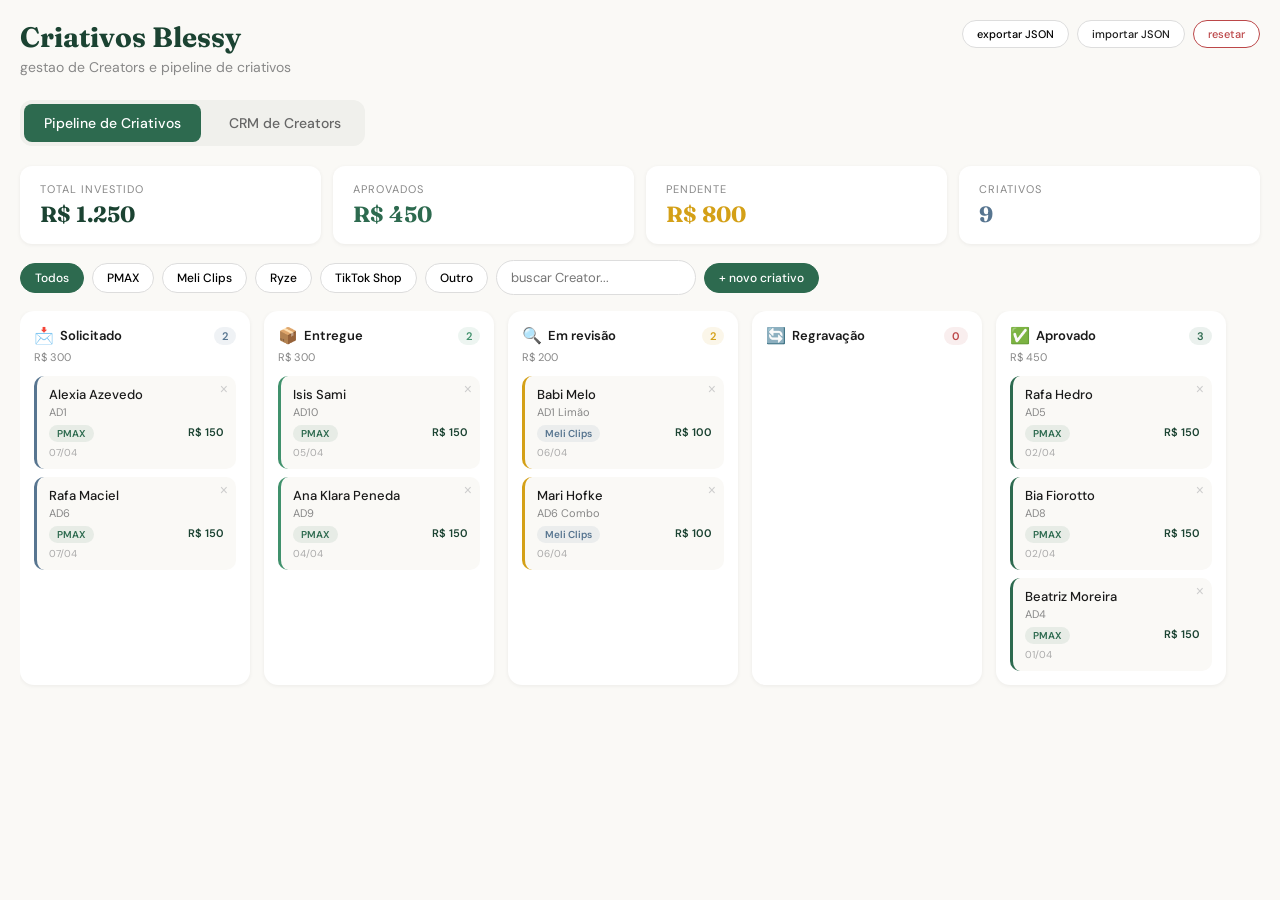
<file: index (2).html>
<!DOCTYPE html>
<html lang="pt-BR">
<head>
<meta charset="UTF-8" />
<meta name="viewport" content="width=device-width, initial-scale=1.0" />
<title>Criativos Blessy</title>
<link rel="preconnect" href="https://fonts.googleapis.com" />
<link rel="preconnect" href="https://fonts.gstatic.com" crossorigin />
<link href="https://fonts.googleapis.com/css2?family=DM+Sans:ital,opsz,wght@0,9..40,300;0,9..40,400;0,9..40,500;0,9..40,600;0,9..40,700;1,9..40,400&family=Fraunces:opsz,wght@9..144,400;9..144,600;9..144,700&display=swap" rel="stylesheet" />
<style>
*{box-sizing:border-box;margin:0;padding:0}body{font-family:DM Sans,sans-serif;background:#faf9f6;color:#1a1a1a;min-height:100vh}::-webkit-scrollbar{width:6px;height:6px}::-webkit-scrollbar-thumb{background:#ccc;border-radius:3px}.col-drop{transition:background .2s}.col-drop.over{background:#2d6a4f14!important}.card{transition:transform .15s,box-shadow .15s;cursor:grab}.card:hover{transform:translateY(-2px);box-shadow:0 6px 20px #0000001a}.card:active{cursor:grabbing}.tab-btn{border:none;background:none;cursor:pointer;padding:10px 20px;font-size:14px;font-weight:500;border-radius:8px;transition:all .2s;font-family:DM Sans,sans-serif}.tab-btn.active{background:#2d6a4f;color:#fff}.tab-btn:not(.active){color:#666}.tab-btn:not(.active):hover{background:#e8e8e8}.badge{display:inline-block;padding:2px 8px;border-radius:10px;font-size:11px;font-weight:600}.add-btn{border:2px dashed #ccc;background:none;cursor:pointer;padding:8px;border-radius:8px;width:100%;color:#999;font-size:13px;transition:all .2s;font-family:DM Sans}.add-btn:hover{border-color:#2d6a4f;color:#2d6a4f}.modal-overlay{position:fixed;top:0;right:0;bottom:0;left:0;background:#0006;display:flex;align-items:center;justify-content:center;z-index:100}.modal{background:#fff;border-radius:16px;padding:28px;width:400px;max-width:90vw;max-height:90vh;overflow-y:auto}.modal input,.modal select{width:100%;padding:10px 12px;border:1.5px solid #ddd;border-radius:8px;font-size:14px;font-family:DM Sans;margin-bottom:12px;outline:none}.modal input:focus,.modal select:focus{border-color:#2d6a4f}.modal-submit{background:#2d6a4f;color:#fff;border:none;padding:10px 20px;border-radius:8px;cursor:pointer;font-weight:600;font-family:DM Sans;width:100%;font-size:14px}.modal-submit:hover{background:#1b4332}.remove-btn{position:absolute;top:6px;right:8px;background:none;border:none;cursor:pointer;color:#ccc;font-size:14px;line-height:1}.remove-btn:hover{color:#bc4749}.stat-card{background:#fff;border-radius:12px;padding:16px 20px;flex:1;min-width:140px;box-shadow:0 1px 4px #0000000f}.filter-btn{border:1.5px solid #ddd;background:#fff;padding:6px 14px;border-radius:20px;font-size:12px;cursor:pointer;font-family:DM Sans;font-weight:500;transition:all .15s}.filter-btn.active{background:#2d6a4f;color:#fff;border-color:#2d6a4f}.search-input{padding:8px 14px;border:1.5px solid #ddd;border-radius:20px;font-size:13px;font-family:DM Sans;outline:none;width:200px}.search-input:focus{border-color:#2d6a4f}.criativo-row{display:flex;align-items:center;gap:6px;padding:5px 0;border-bottom:1px solid #f0efe9;font-size:11px}.criativo-row:last-child{border-bottom:none}.expand-btn{background:none;border:none;cursor:pointer;font-size:11px;color:#2d6a4f;font-family:DM Sans;font-weight:500;padding:4px 0}.expand-btn:hover{text-decoration:underline}.add-criativo-inline{background:none;border:1px dashed #ccc;cursor:pointer;font-size:10px;color:#999;font-family:DM Sans;padding:3px 8px;border-radius:6px;margin-top:4px}.add-criativo-inline:hover{border-color:#2d6a4f;color:#2d6a4f}.micro-remove{background:none;border:none;cursor:pointer;color:#ccc;font-size:12px;padding:0 2px;line-height:1}.micro-remove:hover{color:#bc4749}.toast{position:fixed;bottom:20px;right:20px;background:#1b4332;color:#fff;padding:10px 18px;border-radius:10px;font-size:13px;font-family:DM Sans;box-shadow:0 4px 16px #0003;animation:fadeIn .3s ease;z-index:200}@keyframes fadeIn{0%{opacity:0;transform:translateY(10px)}to{opacity:1;transform:translateY(0)}}
</style></head><body><div id="root"></div><script type="module">
(function(){const t=document.createElement("link").relList;if(t&&t.supports&&t.supports("modulepreload"))return;for(const l of document.querySelectorAll('link[rel="modulepreload"]'))r(l);new MutationObserver(l=>{for(const o of l)if(o.type==="childList")for(const i of o.addedNodes)i.tagName==="LINK"&&i.rel==="modulepreload"&&r(i)}).observe(document,{childList:!0,subtree:!0});function n(l){const o={};return l.integrity&&(o.integrity=l.integrity),l.referrerPolicy&&(o.referrerPolicy=l.referrerPolicy),l.crossOrigin==="use-credentials"?o.credentials="include":l.crossOrigin==="anonymous"?o.credentials="omit":o.credentials="same-origin",o}function r(l){if(l.ep)return;l.ep=!0;const o=n(l);fetch(l.href,o)}})();function xc(e){return e&&e.__esModule&&Object.prototype.hasOwnProperty.call(e,"default")?e.default:e}var ca={exports:{}},pl={},fa={exports:{}},I={};/**
 * @license React
 * react.production.min.js
 *
 * Copyright (c) Facebook, Inc. and its affiliates.
 *
 * This source code is licensed under the MIT license found in the
 * LICENSE file in the root directory of this source tree.
 */var ar=Symbol.for("react.element"),Cc=Symbol.for("react.portal"),Ec=Symbol.for("react.fragment"),_c=Symbol.for("react.strict_mode"),Pc=Symbol.for("react.profiler"),Nc=Symbol.for("react.provider"),zc=Symbol.for("react.context"),jc=Symbol.for("react.forward_ref"),Tc=Symbol.for("react.suspense"),Lc=Symbol.for("react.memo"),Rc=Symbol.for("react.lazy"),Gi=Symbol.iterator;function Dc(e){return e===null||typeof e!="object"?null:(e=Gi&&e[Gi]||e["@@iterator"],typeof e=="function"?e:null)}var da={isMounted:function(){return!1},enqueueForceUpdate:function(){},enqueueReplaceState:function(){},enqueueSetState:function(){}},pa=Object.assign,ma={};function gn(e,t,n){this.props=e,this.context=t,this.refs=ma,this.updater=n||da}gn.prototype.isReactComponent={};gn.prototype.setState=function(e,t){if(typeof e!="object"&&typeof e!="function"&&e!=null)throw Error("setState(...): takes an object of state variables to update or a function which returns an object of state variables.");this.updater.enqueueSetState(this,e,t,"setState")};gn.prototype.forceUpdate=function(e){this.updater.enqueueForceUpdate(this,e,"forceUpdate")};function va(){}va.prototype=gn.prototype;function ti(e,t,n){this.props=e,this.context=t,this.refs=ma,this.updater=n||da}var ni=ti.prototype=new va;ni.constructor=ti;pa(ni,gn.prototype);ni.isPureReactComponent=!0;var Zi=Array.isArray,ha=Object.prototype.hasOwnProperty,ri={current:null},ga={key:!0,ref:!0,__self:!0,__source:!0};function ya(e,t,n){var r,l={},o=null,i=null;if(t!=null)for(r in t.ref!==void 0&&(i=t.ref),t.key!==void 0&&(o=""+t.key),t)ha.call(t,r)&&!ga.hasOwnProperty(r)&&(l[r]=t[r]);var u=arguments.length-2;if(u===1)l.children=n;else if(1<u){for(var a=Array(u),c=0;c<u;c++)a[c]=arguments[c+2];l.children=a}if(e&&e.defaultProps)for(r in u=e.defaultProps,u)l[r]===void 0&&(l[r]=u[r]);return{$$typeof:ar,type:e,key:o,ref:i,props:l,_owner:ri.current}}function Mc(e,t){return{$$typeof:ar,type:e.type,key:t,ref:e.ref,props:e.props,_owner:e._owner}}function li(e){return typeof e=="object"&&e!==null&&e.$$typeof===ar}function Oc(e){var t={"=":"=0",":":"=2"};return"$"+e.replace(/[=:]/g,function(n){return t[n]})}var Ji=/\/+/g;function Tl(e,t){return typeof e=="object"&&e!==null&&e.key!=null?Oc(""+e.key):t.toString(36)}function Lr(e,t,n,r,l){var o=typeof e;(o==="undefined"||o==="boolean")&&(e=null);var i=!1;if(e===null)i=!0;else switch(o){case"string":case"number":i=!0;break;case"object":switch(e.$$typeof){case ar:case Cc:i=!0}}if(i)return i=e,l=l(i),e=r===""?"."+Tl(i,0):r,Zi(l)?(n="",e!=null&&(n=e.replace(Ji,"$&/")+"/"),Lr(l,t,n,"",function(c){return c})):l!=null&&(li(l)&&(l=Mc(l,n+(!l.key||i&&i.key===l.key?"":(""+l.key).replace(Ji,"$&/")+"/")+e)),t.push(l)),1;if(i=0,r=r===""?".":r+":",Zi(e))for(var u=0;u<e.length;u++){o=e[u];var a=r+Tl(o,u);i+=Lr(o,t,n,a,l)}else if(a=Dc(e),typeof a=="function")for(e=a.call(e),u=0;!(o=e.next()).done;)o=o.value,a=r+Tl(o,u++),i+=Lr(o,t,n,a,l);else if(o==="object")throw t=String(e),Error("Objects are not valid as a React child (found: "+(t==="[object Object]"?"object with keys {"+Object.keys(e).join(", ")+"}":t)+"). If you meant to render a collection of children, use an array instead.");return i}function mr(e,t,n){if(e==null)return e;var r=[],l=0;return Lr(e,r,"","",function(o){return t.call(n,o,l++)}),r}function Ic(e){if(e._status===-1){var t=e._result;t=t(),t.then(function(n){(e._status===0||e._status===-1)&&(e._status=1,e._result=n)},function(n){(e._status===0||e._status===-1)&&(e._status=2,e._result=n)}),e._status===-1&&(e._status=0,e._result=t)}if(e._status===1)return e._result.default;throw e._result}var ve={current:null},Rr={transition:null},Fc={ReactCurrentDispatcher:ve,ReactCurrentBatchConfig:Rr,ReactCurrentOwner:ri};function Sa(){throw Error("act(...) is not supported in production builds of React.")}I.Children={map:mr,forEach:function(e,t,n){mr(e,function(){t.apply(this,arguments)},n)},count:function(e){var t=0;return mr(e,function(){t++}),t},toArray:function(e){return mr(e,function(t){return t})||[]},only:function(e){if(!li(e))throw Error("React.Children.only expected to receive a single React element child.");return e}};I.Component=gn;I.Fragment=Ec;I.Profiler=Pc;I.PureComponent=ti;I.StrictMode=_c;I.Suspense=Tc;I.__SECRET_INTERNALS_DO_NOT_USE_OR_YOU_WILL_BE_FIRED=Fc;I.act=Sa;I.cloneElement=function(e,t,n){if(e==null)throw Error("React.cloneElement(...): The argument must be a React element, but you passed "+e+".");var r=pa({},e.props),l=e.key,o=e.ref,i=e._owner;if(t!=null){if(t.ref!==void 0&&(o=t.ref,i=ri.current),t.key!==void 0&&(l=""+t.key),e.type&&e.type.defaultProps)var u=e.type.defaultProps;for(a in t)ha.call(t,a)&&!ga.hasOwnProperty(a)&&(r[a]=t[a]===void 0&&u!==void 0?u[a]:t[a])}var a=arguments.length-2;if(a===1)r.children=n;else if(1<a){u=Array(a);for(var c=0;c<a;c++)u[c]=arguments[c+2];r.children=u}return{$$typeof:ar,type:e.type,key:l,ref:o,props:r,_owner:i}};I.createContext=function(e){return e={$$typeof:zc,_currentValue:e,_currentValue2:e,_threadCount:0,Provider:null,Consumer:null,_defaultValue:null,_globalName:null},e.Provider={$$typeof:Nc,_context:e},e.Consumer=e};I.createElement=ya;I.createFactory=function(e){var t=ya.bind(null,e);return t.type=e,t};I.createRef=function(){return{current:null}};I.forwardRef=function(e){return{$$typeof:jc,render:e}};I.isValidElement=li;I.lazy=function(e){return{$$typeof:Rc,_payload:{_status:-1,_result:e},_init:Ic}};I.memo=function(e,t){return{$$typeof:Lc,type:e,compare:t===void 0?null:t}};I.startTransition=function(e){var t=Rr.transition;Rr.transition={};try{e()}finally{Rr.transition=t}};I.unstable_act=Sa;I.useCallback=function(e,t){return ve.current.useCallback(e,t)};I.useContext=function(e){return ve.current.useContext(e)};I.useDebugValue=function(){};I.useDeferredValue=function(e){return ve.current.useDeferredValue(e)};I.useEffect=function(e,t){return ve.current.useEffect(e,t)};I.useId=function(){return ve.current.useId()};I.useImperativeHandle=function(e,t,n){return ve.current.useImperativeHandle(e,t,n)};I.useInsertionEffect=function(e,t){return ve.current.useInsertionEffect(e,t)};I.useLayoutEffect=function(e,t){return ve.current.useLayoutEffect(e,t)};I.useMemo=function(e,t){return ve.current.useMemo(e,t)};I.useReducer=function(e,t,n){return ve.current.useReducer(e,t,n)};I.useRef=function(e){return ve.current.useRef(e)};I.useState=function(e){return ve.current.useState(e)};I.useSyncExternalStore=function(e,t,n){return ve.current.useSyncExternalStore(e,t,n)};I.useTransition=function(){return ve.current.useTransition()};I.version="18.3.1";fa.exports=I;var b=fa.exports;const Ac=xc(b);/**
 * @license React
 * react-jsx-runtime.production.min.js
 *
 * Copyright (c) Facebook, Inc. and its affiliates.
 *
 * This source code is licensed under the MIT license found in the
 * LICENSE file in the root directory of this source tree.
 */var Uc=b,Bc=Symbol.for("react.element"),Wc=Symbol.for("react.fragment"),$c=Object.prototype.hasOwnProperty,Vc=Uc.__SECRET_INTERNALS_DO_NOT_USE_OR_YOU_WILL_BE_FIRED.ReactCurrentOwner,Hc={key:!0,ref:!0,__self:!0,__source:!0};function wa(e,t,n){var r,l={},o=null,i=null;n!==void 0&&(o=""+n),t.key!==void 0&&(o=""+t.key),t.ref!==void 0&&(i=t.ref);for(r in t)$c.call(t,r)&&!Hc.hasOwnProperty(r)&&(l[r]=t[r]);if(e&&e.defaultProps)for(r in t=e.defaultProps,t)l[r]===void 0&&(l[r]=t[r]);return{$$typeof:Bc,type:e,key:o,ref:i,props:l,_owner:Vc.current}}pl.Fragment=Wc;pl.jsx=wa;pl.jsxs=wa;ca.exports=pl;var h=ca.exports,uo={},ka={exports:{}},Ne={},xa={exports:{}},Ca={};/**
 * @license React
 * scheduler.production.min.js
 *
 * Copyright (c) Facebook, Inc. and its affiliates.
 *
 * This source code is licensed under the MIT license found in the
 * LICENSE file in the root directory of this source tree.
 */(function(e){function t(_,D){var O=_.length;_.push(D);e:for(;0<O;){var X=O-1>>>1,q=_[X];if(0<l(q,D))_[X]=D,_[O]=q,O=X;else break e}}function n(_){return _.length===0?null:_[0]}function r(_){if(_.length===0)return null;var D=_[0],O=_.pop();if(O!==D){_[0]=O;e:for(var X=0,q=_.length,$t=q>>>1;X<$t;){var Ye=2*(X+1)-1,Cn=_[Ye],Ge=Ye+1,v=_[Ge];if(0>l(Cn,O))Ge<q&&0>l(v,Cn)?(_[X]=v,_[Ge]=O,X=Ge):(_[X]=Cn,_[Ye]=O,X=Ye);else if(Ge<q&&0>l(v,O))_[X]=v,_[Ge]=O,X=Ge;else break e}}return D}function l(_,D){var O=_.sortIndex-D.sortIndex;return O!==0?O:_.id-D.id}if(typeof performance=="object"&&typeof performance.now=="function"){var o=performance;e.unstable_now=function(){return o.now()}}else{var i=Date,u=i.now();e.unstable_now=function(){return i.now()-u}}var a=[],c=[],g=1,m=null,p=3,w=!1,k=!1,x=!1,B=typeof setTimeout=="function"?setTimeout:null,f=typeof clearTimeout=="function"?clearTimeout:null,s=typeof setImmediate<"u"?setImmediate:null;typeof navigator<"u"&&navigator.scheduling!==void 0&&navigator.scheduling.isInputPending!==void 0&&navigator.scheduling.isInputPending.bind(navigator.scheduling);function d(_){for(var D=n(c);D!==null;){if(D.callback===null)r(c);else if(D.startTime<=_)r(c),D.sortIndex=D.expirationTime,t(a,D);else break;D=n(c)}}function y(_){if(x=!1,d(_),!k)if(n(a)!==null)k=!0,kn(E);else{var D=n(c);D!==null&&xn(y,D.startTime-_)}}function E(_,D){k=!1,x&&(x=!1,f(T),T=-1),w=!0;var O=p;try{for(d(D),m=n(a);m!==null&&(!(m.expirationTime>D)||_&&!ge());){var X=m.callback;if(typeof X=="function"){m.callback=null,p=m.priorityLevel;var q=X(m.expirationTime<=D);D=e.unstable_now(),typeof q=="function"?m.callback=q:m===n(a)&&r(a),d(D)}else r(a);m=n(a)}if(m!==null)var $t=!0;else{var Ye=n(c);Ye!==null&&xn(y,Ye.startTime-D),$t=!1}return $t}finally{m=null,p=O,w=!1}}var N=!1,z=null,T=-1,H=5,R=-1;function ge(){return!(e.unstable_now()-R<H)}function it(){if(z!==null){var _=e.unstable_now();R=_;var D=!0;try{D=z(!0,_)}finally{D?Nt():(N=!1,z=null)}}else N=!1}var Nt;if(typeof s=="function")Nt=function(){s(it)};else if(typeof MessageChannel<"u"){var wn=new MessageChannel,pr=wn.port2;wn.port1.onmessage=it,Nt=function(){pr.postMessage(null)}}else Nt=function(){B(it,0)};function kn(_){z=_,N||(N=!0,Nt())}function xn(_,D){T=B(function(){_(e.unstable_now())},D)}e.unstable_IdlePriority=5,e.unstable_ImmediatePriority=1,e.unstable_LowPriority=4,e.unstable_NormalPriority=3,e.unstable_Profiling=null,e.unstable_UserBlockingPriority=2,e.unstable_cancelCallback=function(_){_.callback=null},e.unstable_continueExecution=function(){k||w||(k=!0,kn(E))},e.unstable_forceFrameRate=function(_){0>_||125<_?console.error("forceFrameRate takes a positive int between 0 and 125, forcing frame rates higher than 125 fps is not supported"):H=0<_?Math.floor(1e3/_):5},e.unstable_getCurrentPriorityLevel=function(){return p},e.unstable_getFirstCallbackNode=function(){return n(a)},e.unstable_next=function(_){switch(p){case 1:case 2:case 3:var D=3;break;default:D=p}var O=p;p=D;try{return _()}finally{p=O}},e.unstable_pauseExecution=function(){},e.unstable_requestPaint=function(){},e.unstable_runWithPriority=function(_,D){switch(_){case 1:case 2:case 3:case 4:case 5:break;default:_=3}var O=p;p=_;try{return D()}finally{p=O}},e.unstable_scheduleCallback=function(_,D,O){var X=e.unstable_now();switch(typeof O=="object"&&O!==null?(O=O.delay,O=typeof O=="number"&&0<O?X+O:X):O=X,_){case 1:var q=-1;break;case 2:q=250;break;case 5:q=1073741823;break;case 4:q=1e4;break;default:q=5e3}return q=O+q,_={id:g++,callback:D,priorityLevel:_,startTime:O,expirationTime:q,sortIndex:-1},O>X?(_.sortIndex=O,t(c,_),n(a)===null&&_===n(c)&&(x?(f(T),T=-1):x=!0,xn(y,O-X))):(_.sortIndex=q,t(a,_),k||w||(k=!0,kn(E))),_},e.unstable_shouldYield=ge,e.unstable_wrapCallback=function(_){var D=p;return function(){var O=p;p=D;try{return _.apply(this,arguments)}finally{p=O}}}})(Ca);xa.exports=Ca;var Qc=xa.exports;/**
 * @license React
 * react-dom.production.min.js
 *
 * Copyright (c) Facebook, Inc. and its affiliates.
 *
 * This source code is licensed under the MIT license found in the
 * LICENSE file in the root directory of this source tree.
 */var Xc=b,Pe=Qc;function S(e){for(var t="https://reactjs.org/docs/error-decoder.html?invariant="+e,n=1;n<arguments.length;n++)t+="&args[]="+encodeURIComponent(arguments[n]);return"Minified React error #"+e+"; visit "+t+" for the full message or use the non-minified dev environment for full errors and additional helpful warnings."}var Ea=new Set,Qn={};function Bt(e,t){cn(e,t),cn(e+"Capture",t)}function cn(e,t){for(Qn[e]=t,e=0;e<t.length;e++)Ea.add(t[e])}var tt=!(typeof window>"u"||typeof window.document>"u"||typeof window.document.createElement>"u"),ao=Object.prototype.hasOwnProperty,Kc=/^[:A-Z_a-z\u00C0-\u00D6\u00D8-\u00F6\u00F8-\u02FF\u0370-\u037D\u037F-\u1FFF\u200C-\u200D\u2070-\u218F\u2C00-\u2FEF\u3001-\uD7FF\uF900-\uFDCF\uFDF0-\uFFFD][:A-Z_a-z\u00C0-\u00D6\u00D8-\u00F6\u00F8-\u02FF\u0370-\u037D\u037F-\u1FFF\u200C-\u200D\u2070-\u218F\u2C00-\u2FEF\u3001-\uD7FF\uF900-\uFDCF\uFDF0-\uFFFD\-.0-9\u00B7\u0300-\u036F\u203F-\u2040]*$/,qi={},bi={};function Yc(e){return ao.call(bi,e)?!0:ao.call(qi,e)?!1:Kc.test(e)?bi[e]=!0:(qi[e]=!0,!1)}function Gc(e,t,n,r){if(n!==null&&n.type===0)return!1;switch(typeof t){case"function":case"symbol":return!0;case"boolean":return r?!1:n!==null?!n.acceptsBooleans:(e=e.toLowerCase().slice(0,5),e!=="data-"&&e!=="aria-");default:return!1}}function Zc(e,t,n,r){if(t===null||typeof t>"u"||Gc(e,t,n,r))return!0;if(r)return!1;if(n!==null)switch(n.type){case 3:return!t;case 4:return t===!1;case 5:return isNaN(t);case 6:return isNaN(t)||1>t}return!1}function he(e,t,n,r,l,o,i){this.acceptsBooleans=t===2||t===3||t===4,this.attributeName=r,this.attributeNamespace=l,this.mustUseProperty=n,this.propertyName=e,this.type=t,this.sanitizeURL=o,this.removeEmptyString=i}var ae={};"children dangerouslySetInnerHTML defaultValue defaultChecked innerHTML suppressContentEditableWarning suppressHydrationWarning style".split(" ").forEach(function(e){ae[e]=new he(e,0,!1,e,null,!1,!1)});[["acceptCharset","accept-charset"],["className","class"],["htmlFor","for"],["httpEquiv","http-equiv"]].forEach(function(e){var t=e[0];ae[t]=new he(t,1,!1,e[1],null,!1,!1)});["contentEditable","draggable","spellCheck","value"].forEach(function(e){ae[e]=new he(e,2,!1,e.toLowerCase(),null,!1,!1)});["autoReverse","externalResourcesRequired","focusable","preserveAlpha"].forEach(function(e){ae[e]=new he(e,2,!1,e,null,!1,!1)});"allowFullScreen async autoFocus autoPlay controls default defer disabled disablePictureInPicture disableRemotePlayback formNoValidate hidden loop noModule noValidate open playsInline readOnly required reversed scoped seamless itemScope".split(" ").forEach(function(e){ae[e]=new he(e,3,!1,e.toLowerCase(),null,!1,!1)});["checked","multiple","muted","selected"].forEach(function(e){ae[e]=new he(e,3,!0,e,null,!1,!1)});["capture","download"].forEach(function(e){ae[e]=new he(e,4,!1,e,null,!1,!1)});["cols","rows","size","span"].forEach(function(e){ae[e]=new he(e,6,!1,e,null,!1,!1)});["rowSpan","start"].forEach(function(e){ae[e]=new he(e,5,!1,e.toLowerCase(),null,!1,!1)});var oi=/[\-:]([a-z])/g;function ii(e){return e[1].toUpperCase()}"accent-height alignment-baseline arabic-form baseline-shift cap-height clip-path clip-rule color-interpolation color-interpolation-filters color-profile color-rendering dominant-baseline enable-background fill-opacity fill-rule flood-color flood-opacity font-family font-size font-size-adjust font-stretch font-style font-variant font-weight glyph-name glyph-orientation-horizontal glyph-orientation-vertical horiz-adv-x horiz-origin-x image-rendering letter-spacing lighting-color marker-end marker-mid marker-start overline-position overline-thickness paint-order panose-1 pointer-events rendering-intent shape-rendering stop-color stop-opacity strikethrough-position strikethrough-thickness stroke-dasharray stroke-dashoffset stroke-linecap stroke-linejoin stroke-miterlimit stroke-opacity stroke-width text-anchor text-decoration text-rendering underline-position underline-thickness unicode-bidi unicode-range units-per-em v-alphabetic v-hanging v-ideographic v-mathematical vector-effect vert-adv-y vert-origin-x vert-origin-y word-spacing writing-mode xmlns:xlink x-height".split(" ").forEach(function(e){var t=e.replace(oi,ii);ae[t]=new he(t,1,!1,e,null,!1,!1)});"xlink:actuate xlink:arcrole xlink:role xlink:show xlink:title xlink:type".split(" ").forEach(function(e){var t=e.replace(oi,ii);ae[t]=new he(t,1,!1,e,"http://www.w3.org/1999/xlink",!1,!1)});["xml:base","xml:lang","xml:space"].forEach(function(e){var t=e.replace(oi,ii);ae[t]=new he(t,1,!1,e,"http://www.w3.org/XML/1998/namespace",!1,!1)});["tabIndex","crossOrigin"].forEach(function(e){ae[e]=new he(e,1,!1,e.toLowerCase(),null,!1,!1)});ae.xlinkHref=new he("xlinkHref",1,!1,"xlink:href","http://www.w3.org/1999/xlink",!0,!1);["src","href","action","formAction"].forEach(function(e){ae[e]=new he(e,1,!1,e.toLowerCase(),null,!0,!0)});function ui(e,t,n,r){var l=ae.hasOwnProperty(t)?ae[t]:null;(l!==null?l.type!==0:r||!(2<t.length)||t[0]!=="o"&&t[0]!=="O"||t[1]!=="n"&&t[1]!=="N")&&(Zc(t,n,l,r)&&(n=null),r||l===null?Yc(t)&&(n===null?e.removeAttribute(t):e.setAttribute(t,""+n)):l.mustUseProperty?e[l.propertyName]=n===null?l.type===3?!1:"":n:(t=l.attributeName,r=l.attributeNamespace,n===null?e.removeAttribute(t):(l=l.type,n=l===3||l===4&&n===!0?"":""+n,r?e.setAttributeNS(r,t,n):e.setAttribute(t,n))))}var ot=Xc.__SECRET_INTERNALS_DO_NOT_USE_OR_YOU_WILL_BE_FIRED,vr=Symbol.for("react.element"),Qt=Symbol.for("react.portal"),Xt=Symbol.for("react.fragment"),ai=Symbol.for("react.strict_mode"),so=Symbol.for("react.profiler"),_a=Symbol.for("react.provider"),Pa=Symbol.for("react.context"),si=Symbol.for("react.forward_ref"),co=Symbol.for("react.suspense"),fo=Symbol.for("react.suspense_list"),ci=Symbol.for("react.memo"),at=Symbol.for("react.lazy"),Na=Symbol.for("react.offscreen"),eu=Symbol.iterator;function En(e){return e===null||typeof e!="object"?null:(e=eu&&e[eu]||e["@@iterator"],typeof e=="function"?e:null)}var G=Object.assign,Ll;function Rn(e){if(Ll===void 0)try{throw Error()}catch(n){var t=n.stack.trim().match(/\n( *(at )?)/);Ll=t&&t[1]||""}return`
`+Ll+e}var Rl=!1;function Dl(e,t){if(!e||Rl)return"";Rl=!0;var n=Error.prepareStackTrace;Error.prepareStackTrace=void 0;try{if(t)if(t=function(){throw Error()},Object.defineProperty(t.prototype,"props",{set:function(){throw Error()}}),typeof Reflect=="object"&&Reflect.construct){try{Reflect.construct(t,[])}catch(c){var r=c}Reflect.construct(e,[],t)}else{try{t.call()}catch(c){r=c}e.call(t.prototype)}else{try{throw Error()}catch(c){r=c}e()}}catch(c){if(c&&r&&typeof c.stack=="string"){for(var l=c.stack.split(`
`),o=r.stack.split(`
`),i=l.length-1,u=o.length-1;1<=i&&0<=u&&l[i]!==o[u];)u--;for(;1<=i&&0<=u;i--,u--)if(l[i]!==o[u]){if(i!==1||u!==1)do if(i--,u--,0>u||l[i]!==o[u]){var a=`
`+l[i].replace(" at new "," at ");return e.displayName&&a.includes("<anonymous>")&&(a=a.replace("<anonymous>",e.displayName)),a}while(1<=i&&0<=u);break}}}finally{Rl=!1,Error.prepareStackTrace=n}return(e=e?e.displayName||e.name:"")?Rn(e):""}function Jc(e){switch(e.tag){case 5:return Rn(e.type);case 16:return Rn("Lazy");case 13:return Rn("Suspense");case 19:return Rn("SuspenseList");case 0:case 2:case 15:return e=Dl(e.type,!1),e;case 11:return e=Dl(e.type.render,!1),e;case 1:return e=Dl(e.type,!0),e;default:return""}}function po(e){if(e==null)return null;if(typeof e=="function")return e.displayName||e.name||null;if(typeof e=="string")return e;switch(e){case Xt:return"Fragment";case Qt:return"Portal";case so:return"Profiler";case ai:return"StrictMode";case co:return"Suspense";case fo:return"SuspenseList"}if(typeof e=="object")switch(e.$$typeof){case Pa:return(e.displayName||"Context")+".Consumer";case _a:return(e._context.displayName||"Context")+".Provider";case si:var t=e.render;return e=e.displayName,e||(e=t.displayName||t.name||"",e=e!==""?"ForwardRef("+e+")":"ForwardRef"),e;case ci:return t=e.displayName||null,t!==null?t:po(e.type)||"Memo";case at:t=e._payload,e=e._init;try{return po(e(t))}catch{}}return null}function qc(e){var t=e.type;switch(e.tag){case 24:return"Cache";case 9:return(t.displayName||"Context")+".Consumer";case 10:return(t._context.displayName||"Context")+".Provider";case 18:return"DehydratedFragment";case 11:return e=t.render,e=e.displayName||e.name||"",t.displayName||(e!==""?"ForwardRef("+e+")":"ForwardRef");case 7:return"Fragment";case 5:return t;case 4:return"Portal";case 3:return"Root";case 6:return"Text";case 16:return po(t);case 8:return t===ai?"StrictMode":"Mode";case 22:return"Offscreen";case 12:return"Profiler";case 21:return"Scope";case 13:return"Suspense";case 19:return"SuspenseList";case 25:return"TracingMarker";case 1:case 0:case 17:case 2:case 14:case 15:if(typeof t=="function")return t.displayName||t.name||null;if(typeof t=="string")return t}return null}function xt(e){switch(typeof e){case"boolean":case"number":case"string":case"undefined":return e;case"object":return e;default:return""}}function za(e){var t=e.type;return(e=e.nodeName)&&e.toLowerCase()==="input"&&(t==="checkbox"||t==="radio")}function bc(e){var t=za(e)?"checked":"value",n=Object.getOwnPropertyDescriptor(e.constructor.prototype,t),r=""+e[t];if(!e.hasOwnProperty(t)&&typeof n<"u"&&typeof n.get=="function"&&typeof n.set=="function"){var l=n.get,o=n.set;return Object.defineProperty(e,t,{configurable:!0,get:function(){return l.call(this)},set:function(i){r=""+i,o.call(this,i)}}),Object.defineProperty(e,t,{enumerable:n.enumerable}),{getValue:function(){return r},setValue:function(i){r=""+i},stopTracking:function(){e._valueTracker=null,delete e[t]}}}}function hr(e){e._valueTracker||(e._valueTracker=bc(e))}function ja(e){if(!e)return!1;var t=e._valueTracker;if(!t)return!0;var n=t.getValue(),r="";return e&&(r=za(e)?e.checked?"true":"false":e.value),e=r,e!==n?(t.setValue(e),!0):!1}function Vr(e){if(e=e||(typeof document<"u"?document:void 0),typeof e>"u")return null;try{return e.activeElement||e.body}catch{return e.body}}function mo(e,t){var n=t.checked;return G({},t,{defaultChecked:void 0,defaultValue:void 0,value:void 0,checked:n??e._wrapperState.initialChecked})}function tu(e,t){var n=t.defaultValue==null?"":t.defaultValue,r=t.checked!=null?t.checked:t.defaultChecked;n=xt(t.value!=null?t.value:n),e._wrapperState={initialChecked:r,initialValue:n,controlled:t.type==="checkbox"||t.type==="radio"?t.checked!=null:t.value!=null}}function Ta(e,t){t=t.checked,t!=null&&ui(e,"checked",t,!1)}function vo(e,t){Ta(e,t);var n=xt(t.value),r=t.type;if(n!=null)r==="number"?(n===0&&e.value===""||e.value!=n)&&(e.value=""+n):e.value!==""+n&&(e.value=""+n);else if(r==="submit"||r==="reset"){e.removeAttribute("value");return}t.hasOwnProperty("value")?ho(e,t.type,n):t.hasOwnProperty("defaultValue")&&ho(e,t.type,xt(t.defaultValue)),t.checked==null&&t.defaultChecked!=null&&(e.defaultChecked=!!t.defaultChecked)}function nu(e,t,n){if(t.hasOwnProperty("value")||t.hasOwnProperty("defaultValue")){var r=t.type;if(!(r!=="submit"&&r!=="reset"||t.value!==void 0&&t.value!==null))return;t=""+e._wrapperState.initialValue,n||t===e.value||(e.value=t),e.defaultValue=t}n=e.name,n!==""&&(e.name=""),e.defaultChecked=!!e._wrapperState.initialChecked,n!==""&&(e.name=n)}function ho(e,t,n){(t!=="number"||Vr(e.ownerDocument)!==e)&&(n==null?e.defaultValue=""+e._wrapperState.initialValue:e.defaultValue!==""+n&&(e.defaultValue=""+n))}var Dn=Array.isArray;function rn(e,t,n,r){if(e=e.options,t){t={};for(var l=0;l<n.length;l++)t["$"+n[l]]=!0;for(n=0;n<e.length;n++)l=t.hasOwnProperty("$"+e[n].value),e[n].selected!==l&&(e[n].selected=l),l&&r&&(e[n].defaultSelected=!0)}else{for(n=""+xt(n),t=null,l=0;l<e.length;l++){if(e[l].value===n){e[l].selected=!0,r&&(e[l].defaultSelected=!0);return}t!==null||e[l].disabled||(t=e[l])}t!==null&&(t.selected=!0)}}function go(e,t){if(t.dangerouslySetInnerHTML!=null)throw Error(S(91));return G({},t,{value:void 0,defaultValue:void 0,children:""+e._wrapperState.initialValue})}function ru(e,t){var n=t.value;if(n==null){if(n=t.children,t=t.defaultValue,n!=null){if(t!=null)throw Error(S(92));if(Dn(n)){if(1<n.length)throw Error(S(93));n=n[0]}t=n}t==null&&(t=""),n=t}e._wrapperState={initialValue:xt(n)}}function La(e,t){var n=xt(t.value),r=xt(t.defaultValue);n!=null&&(n=""+n,n!==e.value&&(e.value=n),t.defaultValue==null&&e.defaultValue!==n&&(e.defaultValue=n)),r!=null&&(e.defaultValue=""+r)}function lu(e){var t=e.textContent;t===e._wrapperState.initialValue&&t!==""&&t!==null&&(e.value=t)}function Ra(e){switch(e){case"svg":return"http://www.w3.org/2000/svg";case"math":return"http://www.w3.org/1998/Math/MathML";default:return"http://www.w3.org/1999/xhtml"}}function yo(e,t){return e==null||e==="http://www.w3.org/1999/xhtml"?Ra(t):e==="http://www.w3.org/2000/svg"&&t==="foreignObject"?"http://www.w3.org/1999/xhtml":e}var gr,Da=function(e){return typeof MSApp<"u"&&MSApp.execUnsafeLocalFunction?function(t,n,r,l){MSApp.execUnsafeLocalFunction(function(){return e(t,n,r,l)})}:e}(function(e,t){if(e.namespaceURI!=="http://www.w3.org/2000/svg"||"innerHTML"in e)e.innerHTML=t;else{for(gr=gr||document.createElement("div"),gr.innerHTML="<svg>"+t.valueOf().toString()+"</svg>",t=gr.firstChild;e.firstChild;)e.removeChild(e.firstChild);for(;t.firstChild;)e.appendChild(t.firstChild)}});function Xn(e,t){if(t){var n=e.firstChild;if(n&&n===e.lastChild&&n.nodeType===3){n.nodeValue=t;return}}e.textContent=t}var In={animationIterationCount:!0,aspectRatio:!0,borderImageOutset:!0,borderImageSlice:!0,borderImageWidth:!0,boxFlex:!0,boxFlexGroup:!0,boxOrdinalGroup:!0,columnCount:!0,columns:!0,flex:!0,flexGrow:!0,flexPositive:!0,flexShrink:!0,flexNegative:!0,flexOrder:!0,gridArea:!0,gridRow:!0,gridRowEnd:!0,gridRowSpan:!0,gridRowStart:!0,gridColumn:!0,gridColumnEnd:!0,gridColumnSpan:!0,gridColumnStart:!0,fontWeight:!0,lineClamp:!0,lineHeight:!0,opacity:!0,order:!0,orphans:!0,tabSize:!0,widows:!0,zIndex:!0,zoom:!0,fillOpacity:!0,floodOpacity:!0,stopOpacity:!0,strokeDasharray:!0,strokeDashoffset:!0,strokeMiterlimit:!0,strokeOpacity:!0,strokeWidth:!0},ef=["Webkit","ms","Moz","O"];Object.keys(In).forEach(function(e){ef.forEach(function(t){t=t+e.charAt(0).toUpperCase()+e.substring(1),In[t]=In[e]})});function Ma(e,t,n){return t==null||typeof t=="boolean"||t===""?"":n||typeof t!="number"||t===0||In.hasOwnProperty(e)&&In[e]?(""+t).trim():t+"px"}function Oa(e,t){e=e.style;for(var n in t)if(t.hasOwnProperty(n)){var r=n.indexOf("--")===0,l=Ma(n,t[n],r);n==="float"&&(n="cssFloat"),r?e.setProperty(n,l):e[n]=l}}var tf=G({menuitem:!0},{area:!0,base:!0,br:!0,col:!0,embed:!0,hr:!0,img:!0,input:!0,keygen:!0,link:!0,meta:!0,param:!0,source:!0,track:!0,wbr:!0});function So(e,t){if(t){if(tf[e]&&(t.children!=null||t.dangerouslySetInnerHTML!=null))throw Error(S(137,e));if(t.dangerouslySetInnerHTML!=null){if(t.children!=null)throw Error(S(60));if(typeof t.dangerouslySetInnerHTML!="object"||!("__html"in t.dangerouslySetInnerHTML))throw Error(S(61))}if(t.style!=null&&typeof t.style!="object")throw Error(S(62))}}function wo(e,t){if(e.indexOf("-")===-1)return typeof t.is=="string";switch(e){case"annotation-xml":case"color-profile":case"font-face":case"font-face-src":case"font-face-uri":case"font-face-format":case"font-face-name":case"missing-glyph":return!1;default:return!0}}var ko=null;function fi(e){return e=e.target||e.srcElement||window,e.correspondingUseElement&&(e=e.correspondingUseElement),e.nodeType===3?e.parentNode:e}var xo=null,ln=null,on=null;function ou(e){if(e=fr(e)){if(typeof xo!="function")throw Error(S(280));var t=e.stateNode;t&&(t=yl(t),xo(e.stateNode,e.type,t))}}function Ia(e){ln?on?on.push(e):on=[e]:ln=e}function Fa(){if(ln){var e=ln,t=on;if(on=ln=null,ou(e),t)for(e=0;e<t.length;e++)ou(t[e])}}function Aa(e,t){return e(t)}function Ua(){}var Ml=!1;function Ba(e,t,n){if(Ml)return e(t,n);Ml=!0;try{return Aa(e,t,n)}finally{Ml=!1,(ln!==null||on!==null)&&(Ua(),Fa())}}function Kn(e,t){var n=e.stateNode;if(n===null)return null;var r=yl(n);if(r===null)return null;n=r[t];e:switch(t){case"onClick":case"onClickCapture":case"onDoubleClick":case"onDoubleClickCapture":case"onMouseDown":case"onMouseDownCapture":case"onMouseMove":case"onMouseMoveCapture":case"onMouseUp":case"onMouseUpCapture":case"onMouseEnter":(r=!r.disabled)||(e=e.type,r=!(e==="button"||e==="input"||e==="select"||e==="textarea")),e=!r;break e;default:e=!1}if(e)return null;if(n&&typeof n!="function")throw Error(S(231,t,typeof n));return n}var Co=!1;if(tt)try{var _n={};Object.defineProperty(_n,"passive",{get:function(){Co=!0}}),window.addEventListener("test",_n,_n),window.removeEventListener("test",_n,_n)}catch{Co=!1}function nf(e,t,n,r,l,o,i,u,a){var c=Array.prototype.slice.call(arguments,3);try{t.apply(n,c)}catch(g){this.onError(g)}}var Fn=!1,Hr=null,Qr=!1,Eo=null,rf={onError:function(e){Fn=!0,Hr=e}};function lf(e,t,n,r,l,o,i,u,a){Fn=!1,Hr=null,nf.apply(rf,arguments)}function of(e,t,n,r,l,o,i,u,a){if(lf.apply(this,arguments),Fn){if(Fn){var c=Hr;Fn=!1,Hr=null}else throw Error(S(198));Qr||(Qr=!0,Eo=c)}}function Wt(e){var t=e,n=e;if(e.alternate)for(;t.return;)t=t.return;else{e=t;do t=e,t.flags&4098&&(n=t.return),e=t.return;while(e)}return t.tag===3?n:null}function Wa(e){if(e.tag===13){var t=e.memoizedState;if(t===null&&(e=e.alternate,e!==null&&(t=e.memoizedState)),t!==null)return t.dehydrated}return null}function iu(e){if(Wt(e)!==e)throw Error(S(188))}function uf(e){var t=e.alternate;if(!t){if(t=Wt(e),t===null)throw Error(S(188));return t!==e?null:e}for(var n=e,r=t;;){var l=n.return;if(l===null)break;var o=l.alternate;if(o===null){if(r=l.return,r!==null){n=r;continue}break}if(l.child===o.child){for(o=l.child;o;){if(o===n)return iu(l),e;if(o===r)return iu(l),t;o=o.sibling}throw Error(S(188))}if(n.return!==r.return)n=l,r=o;else{for(var i=!1,u=l.child;u;){if(u===n){i=!0,n=l,r=o;break}if(u===r){i=!0,r=l,n=o;break}u=u.sibling}if(!i){for(u=o.child;u;){if(u===n){i=!0,n=o,r=l;break}if(u===r){i=!0,r=o,n=l;break}u=u.sibling}if(!i)throw Error(S(189))}}if(n.alternate!==r)throw Error(S(190))}if(n.tag!==3)throw Error(S(188));return n.stateNode.current===n?e:t}function $a(e){return e=uf(e),e!==null?Va(e):null}function Va(e){if(e.tag===5||e.tag===6)return e;for(e=e.child;e!==null;){var t=Va(e);if(t!==null)return t;e=e.sibling}return null}var Ha=Pe.unstable_scheduleCallback,uu=Pe.unstable_cancelCallback,af=Pe.unstable_shouldYield,sf=Pe.unstable_requestPaint,J=Pe.unstable_now,cf=Pe.unstable_getCurrentPriorityLevel,di=Pe.unstable_ImmediatePriority,Qa=Pe.unstable_UserBlockingPriority,Xr=Pe.unstable_NormalPriority,ff=Pe.unstable_LowPriority,Xa=Pe.unstable_IdlePriority,ml=null,Xe=null;function df(e){if(Xe&&typeof Xe.onCommitFiberRoot=="function")try{Xe.onCommitFiberRoot(ml,e,void 0,(e.current.flags&128)===128)}catch{}}var Be=Math.clz32?Math.clz32:vf,pf=Math.log,mf=Math.LN2;function vf(e){return e>>>=0,e===0?32:31-(pf(e)/mf|0)|0}var yr=64,Sr=4194304;function Mn(e){switch(e&-e){case 1:return 1;case 2:return 2;case 4:return 4;case 8:return 8;case 16:return 16;case 32:return 32;case 64:case 128:case 256:case 512:case 1024:case 2048:case 4096:case 8192:case 16384:case 32768:case 65536:case 131072:case 262144:case 524288:case 1048576:case 2097152:return e&4194240;case 4194304:case 8388608:case 16777216:case 33554432:case 67108864:return e&130023424;case 134217728:return 134217728;case 268435456:return 268435456;case 536870912:return 536870912;case 1073741824:return 1073741824;default:return e}}function Kr(e,t){var n=e.pendingLanes;if(n===0)return 0;var r=0,l=e.suspendedLanes,o=e.pingedLanes,i=n&268435455;if(i!==0){var u=i&~l;u!==0?r=Mn(u):(o&=i,o!==0&&(r=Mn(o)))}else i=n&~l,i!==0?r=Mn(i):o!==0&&(r=Mn(o));if(r===0)return 0;if(t!==0&&t!==r&&!(t&l)&&(l=r&-r,o=t&-t,l>=o||l===16&&(o&4194240)!==0))return t;if(r&4&&(r|=n&16),t=e.entangledLanes,t!==0)for(e=e.entanglements,t&=r;0<t;)n=31-Be(t),l=1<<n,r|=e[n],t&=~l;return r}function hf(e,t){switch(e){case 1:case 2:case 4:return t+250;case 8:case 16:case 32:case 64:case 128:case 256:case 512:case 1024:case 2048:case 4096:case 8192:case 16384:case 32768:case 65536:case 131072:case 262144:case 524288:case 1048576:case 2097152:return t+5e3;case 4194304:case 8388608:case 16777216:case 33554432:case 67108864:return-1;case 134217728:case 268435456:case 536870912:case 1073741824:return-1;default:return-1}}function gf(e,t){for(var n=e.suspendedLanes,r=e.pingedLanes,l=e.expirationTimes,o=e.pendingLanes;0<o;){var i=31-Be(o),u=1<<i,a=l[i];a===-1?(!(u&n)||u&r)&&(l[i]=hf(u,t)):a<=t&&(e.expiredLanes|=u),o&=~u}}function _o(e){return e=e.pendingLanes&-1073741825,e!==0?e:e&1073741824?1073741824:0}function Ka(){var e=yr;return yr<<=1,!(yr&4194240)&&(yr=64),e}function Ol(e){for(var t=[],n=0;31>n;n++)t.push(e);return t}function sr(e,t,n){e.pendingLanes|=t,t!==536870912&&(e.suspendedLanes=0,e.pingedLanes=0),e=e.eventTimes,t=31-Be(t),e[t]=n}function yf(e,t){var n=e.pendingLanes&~t;e.pendingLanes=t,e.suspendedLanes=0,e.pingedLanes=0,e.expiredLanes&=t,e.mutableReadLanes&=t,e.entangledLanes&=t,t=e.entanglements;var r=e.eventTimes;for(e=e.expirationTimes;0<n;){var l=31-Be(n),o=1<<l;t[l]=0,r[l]=-1,e[l]=-1,n&=~o}}function pi(e,t){var n=e.entangledLanes|=t;for(e=e.entanglements;n;){var r=31-Be(n),l=1<<r;l&t|e[r]&t&&(e[r]|=t),n&=~l}}var U=0;function Ya(e){return e&=-e,1<e?4<e?e&268435455?16:536870912:4:1}var Ga,mi,Za,Ja,qa,Po=!1,wr=[],mt=null,vt=null,ht=null,Yn=new Map,Gn=new Map,ct=[],Sf="mousedown mouseup touchcancel touchend touchstart auxclick dblclick pointercancel pointerdown pointerup dragend dragstart drop compositionend compositionstart keydown keypress keyup input textInput copy cut paste click change contextmenu reset submit".split(" ");function au(e,t){switch(e){case"focusin":case"focusout":mt=null;break;case"dragenter":case"dragleave":vt=null;break;case"mouseover":case"mouseout":ht=null;break;case"pointerover":case"pointerout":Yn.delete(t.pointerId);break;case"gotpointercapture":case"lostpointercapture":Gn.delete(t.pointerId)}}function Pn(e,t,n,r,l,o){return e===null||e.nativeEvent!==o?(e={blockedOn:t,domEventName:n,eventSystemFlags:r,nativeEvent:o,targetContainers:[l]},t!==null&&(t=fr(t),t!==null&&mi(t)),e):(e.eventSystemFlags|=r,t=e.targetContainers,l!==null&&t.indexOf(l)===-1&&t.push(l),e)}function wf(e,t,n,r,l){switch(t){case"focusin":return mt=Pn(mt,e,t,n,r,l),!0;case"dragenter":return vt=Pn(vt,e,t,n,r,l),!0;case"mouseover":return ht=Pn(ht,e,t,n,r,l),!0;case"pointerover":var o=l.pointerId;return Yn.set(o,Pn(Yn.get(o)||null,e,t,n,r,l)),!0;case"gotpointercapture":return o=l.pointerId,Gn.set(o,Pn(Gn.get(o)||null,e,t,n,r,l)),!0}return!1}function ba(e){var t=Tt(e.target);if(t!==null){var n=Wt(t);if(n!==null){if(t=n.tag,t===13){if(t=Wa(n),t!==null){e.blockedOn=t,qa(e.priority,function(){Za(n)});return}}else if(t===3&&n.stateNode.current.memoizedState.isDehydrated){e.blockedOn=n.tag===3?n.stateNode.containerInfo:null;return}}}e.blockedOn=null}function Dr(e){if(e.blockedOn!==null)return!1;for(var t=e.targetContainers;0<t.length;){var n=No(e.domEventName,e.eventSystemFlags,t[0],e.nativeEvent);if(n===null){n=e.nativeEvent;var r=new n.constructor(n.type,n);ko=r,n.target.dispatchEvent(r),ko=null}else return t=fr(n),t!==null&&mi(t),e.blockedOn=n,!1;t.shift()}return!0}function su(e,t,n){Dr(e)&&n.delete(t)}function kf(){Po=!1,mt!==null&&Dr(mt)&&(mt=null),vt!==null&&Dr(vt)&&(vt=null),ht!==null&&Dr(ht)&&(ht=null),Yn.forEach(su),Gn.forEach(su)}function Nn(e,t){e.blockedOn===t&&(e.blockedOn=null,Po||(Po=!0,Pe.unstable_scheduleCallback(Pe.unstable_NormalPriority,kf)))}function Zn(e){function t(l){return Nn(l,e)}if(0<wr.length){Nn(wr[0],e);for(var n=1;n<wr.length;n++){var r=wr[n];r.blockedOn===e&&(r.blockedOn=null)}}for(mt!==null&&Nn(mt,e),vt!==null&&Nn(vt,e),ht!==null&&Nn(ht,e),Yn.forEach(t),Gn.forEach(t),n=0;n<ct.length;n++)r=ct[n],r.blockedOn===e&&(r.blockedOn=null);for(;0<ct.length&&(n=ct[0],n.blockedOn===null);)ba(n),n.blockedOn===null&&ct.shift()}var un=ot.ReactCurrentBatchConfig,Yr=!0;function xf(e,t,n,r){var l=U,o=un.transition;un.transition=null;try{U=1,vi(e,t,n,r)}finally{U=l,un.transition=o}}function Cf(e,t,n,r){var l=U,o=un.transition;un.transition=null;try{U=4,vi(e,t,n,r)}finally{U=l,un.transition=o}}function vi(e,t,n,r){if(Yr){var l=No(e,t,n,r);if(l===null)Ql(e,t,r,Gr,n),au(e,r);else if(wf(l,e,t,n,r))r.stopPropagation();else if(au(e,r),t&4&&-1<Sf.indexOf(e)){for(;l!==null;){var o=fr(l);if(o!==null&&Ga(o),o=No(e,t,n,r),o===null&&Ql(e,t,r,Gr,n),o===l)break;l=o}l!==null&&r.stopPropagation()}else Ql(e,t,r,null,n)}}var Gr=null;function No(e,t,n,r){if(Gr=null,e=fi(r),e=Tt(e),e!==null)if(t=Wt(e),t===null)e=null;else if(n=t.tag,n===13){if(e=Wa(t),e!==null)return e;e=null}else if(n===3){if(t.stateNode.current.memoizedState.isDehydrated)return t.tag===3?t.stateNode.containerInfo:null;e=null}else t!==e&&(e=null);return Gr=e,null}function es(e){switch(e){case"cancel":case"click":case"close":case"contextmenu":case"copy":case"cut":case"auxclick":case"dblclick":case"dragend":case"dragstart":case"drop":case"focusin":case"focusout":case"input":case"invalid":case"keydown":case"keypress":case"keyup":case"mousedown":case"mouseup":case"paste":case"pause":case"play":case"pointercancel":case"pointerdown":case"pointerup":case"ratechange":case"reset":case"resize":case"seeked":case"submit":case"touchcancel":case"touchend":case"touchstart":case"volumechange":case"change":case"selectionchange":case"textInput":case"compositionstart":case"compositionend":case"compositionupdate":case"beforeblur":case"afterblur":case"beforeinput":case"blur":case"fullscreenchange":case"focus":case"hashchange":case"popstate":case"select":case"selectstart":return 1;case"drag":case"dragenter":case"dragexit":case"dragleave":case"dragover":case"mousemove":case"mouseout":case"mouseover":case"pointermove":case"pointerout":case"pointerover":case"scroll":case"toggle":case"touchmove":case"wheel":case"mouseenter":case"mouseleave":case"pointerenter":case"pointerleave":return 4;case"message":switch(cf()){case di:return 1;case Qa:return 4;case Xr:case ff:return 16;case Xa:return 536870912;default:return 16}default:return 16}}var dt=null,hi=null,Mr=null;function ts(){if(Mr)return Mr;var e,t=hi,n=t.length,r,l="value"in dt?dt.value:dt.textContent,o=l.length;for(e=0;e<n&&t[e]===l[e];e++);var i=n-e;for(r=1;r<=i&&t[n-r]===l[o-r];r++);return Mr=l.slice(e,1<r?1-r:void 0)}function Or(e){var t=e.keyCode;return"charCode"in e?(e=e.charCode,e===0&&t===13&&(e=13)):e=t,e===10&&(e=13),32<=e||e===13?e:0}function kr(){return!0}function cu(){return!1}function ze(e){function t(n,r,l,o,i){this._reactName=n,this._targetInst=l,this.type=r,this.nativeEvent=o,this.target=i,this.currentTarget=null;for(var u in e)e.hasOwnProperty(u)&&(n=e[u],this[u]=n?n(o):o[u]);return this.isDefaultPrevented=(o.defaultPrevented!=null?o.defaultPrevented:o.returnValue===!1)?kr:cu,this.isPropagationStopped=cu,this}return G(t.prototype,{preventDefault:function(){this.defaultPrevented=!0;var n=this.nativeEvent;n&&(n.preventDefault?n.preventDefault():typeof n.returnValue!="unknown"&&(n.returnValue=!1),this.isDefaultPrevented=kr)},stopPropagation:function(){var n=this.nativeEvent;n&&(n.stopPropagation?n.stopPropagation():typeof n.cancelBubble!="unknown"&&(n.cancelBubble=!0),this.isPropagationStopped=kr)},persist:function(){},isPersistent:kr}),t}var yn={eventPhase:0,bubbles:0,cancelable:0,timeStamp:function(e){return e.timeStamp||Date.now()},defaultPrevented:0,isTrusted:0},gi=ze(yn),cr=G({},yn,{view:0,detail:0}),Ef=ze(cr),Il,Fl,zn,vl=G({},cr,{screenX:0,screenY:0,clientX:0,clientY:0,pageX:0,pageY:0,ctrlKey:0,shiftKey:0,altKey:0,metaKey:0,getModifierState:yi,button:0,buttons:0,relatedTarget:function(e){return e.relatedTarget===void 0?e.fromElement===e.srcElement?e.toElement:e.fromElement:e.relatedTarget},movementX:function(e){return"movementX"in e?e.movementX:(e!==zn&&(zn&&e.type==="mousemove"?(Il=e.screenX-zn.screenX,Fl=e.screenY-zn.screenY):Fl=Il=0,zn=e),Il)},movementY:function(e){return"movementY"in e?e.movementY:Fl}}),fu=ze(vl),_f=G({},vl,{dataTransfer:0}),Pf=ze(_f),Nf=G({},cr,{relatedTarget:0}),Al=ze(Nf),zf=G({},yn,{animationName:0,elapsedTime:0,pseudoElement:0}),jf=ze(zf),Tf=G({},yn,{clipboardData:function(e){return"clipboardData"in e?e.clipboardData:window.clipboardData}}),Lf=ze(Tf),Rf=G({},yn,{data:0}),du=ze(Rf),Df={Esc:"Escape",Spacebar:" ",Left:"ArrowLeft",Up:"ArrowUp",Right:"ArrowRight",Down:"ArrowDown",Del:"Delete",Win:"OS",Menu:"ContextMenu",Apps:"ContextMenu",Scroll:"ScrollLock",MozPrintableKey:"Unidentified"},Mf={8:"Backspace",9:"Tab",12:"Clear",13:"Enter",16:"Shift",17:"Control",18:"Alt",19:"Pause",20:"CapsLock",27:"Escape",32:" ",33:"PageUp",34:"PageDown",35:"End",36:"Home",37:"ArrowLeft",38:"ArrowUp",39:"ArrowRight",40:"ArrowDown",45:"Insert",46:"Delete",112:"F1",113:"F2",114:"F3",115:"F4",116:"F5",117:"F6",118:"F7",119:"F8",120:"F9",121:"F10",122:"F11",123:"F12",144:"NumLock",145:"ScrollLock",224:"Meta"},Of={Alt:"altKey",Control:"ctrlKey",Meta:"metaKey",Shift:"shiftKey"};function If(e){var t=this.nativeEvent;return t.getModifierState?t.getModifierState(e):(e=Of[e])?!!t[e]:!1}function yi(){return If}var Ff=G({},cr,{key:function(e){if(e.key){var t=Df[e.key]||e.key;if(t!=="Unidentified")return t}return e.type==="keypress"?(e=Or(e),e===13?"Enter":String.fromCharCode(e)):e.type==="keydown"||e.type==="keyup"?Mf[e.keyCode]||"Unidentified":""},code:0,location:0,ctrlKey:0,shiftKey:0,altKey:0,metaKey:0,repeat:0,locale:0,getModifierState:yi,charCode:function(e){return e.type==="keypress"?Or(e):0},keyCode:function(e){return e.type==="keydown"||e.type==="keyup"?e.keyCode:0},which:function(e){return e.type==="keypress"?Or(e):e.type==="keydown"||e.type==="keyup"?e.keyCode:0}}),Af=ze(Ff),Uf=G({},vl,{pointerId:0,width:0,height:0,pressure:0,tangentialPressure:0,tiltX:0,tiltY:0,twist:0,pointerType:0,isPrimary:0}),pu=ze(Uf),Bf=G({},cr,{touches:0,targetTouches:0,changedTouches:0,altKey:0,metaKey:0,ctrlKey:0,shiftKey:0,getModifierState:yi}),Wf=ze(Bf),$f=G({},yn,{propertyName:0,elapsedTime:0,pseudoElement:0}),Vf=ze($f),Hf=G({},vl,{deltaX:function(e){return"deltaX"in e?e.deltaX:"wheelDeltaX"in e?-e.wheelDeltaX:0},deltaY:function(e){return"deltaY"in e?e.deltaY:"wheelDeltaY"in e?-e.wheelDeltaY:"wheelDelta"in e?-e.wheelDelta:0},deltaZ:0,deltaMode:0}),Qf=ze(Hf),Xf=[9,13,27,32],Si=tt&&"CompositionEvent"in window,An=null;tt&&"documentMode"in document&&(An=document.documentMode);var Kf=tt&&"TextEvent"in window&&!An,ns=tt&&(!Si||An&&8<An&&11>=An),mu=" ",vu=!1;function rs(e,t){switch(e){case"keyup":return Xf.indexOf(t.keyCode)!==-1;case"keydown":return t.keyCode!==229;case"keypress":case"mousedown":case"focusout":return!0;default:return!1}}function ls(e){return e=e.detail,typeof e=="object"&&"data"in e?e.data:null}var Kt=!1;function Yf(e,t){switch(e){case"compositionend":return ls(t);case"keypress":return t.which!==32?null:(vu=!0,mu);case"textInput":return e=t.data,e===mu&&vu?null:e;default:return null}}function Gf(e,t){if(Kt)return e==="compositionend"||!Si&&rs(e,t)?(e=ts(),Mr=hi=dt=null,Kt=!1,e):null;switch(e){case"paste":return null;case"keypress":if(!(t.ctrlKey||t.altKey||t.metaKey)||t.ctrlKey&&t.altKey){if(t.char&&1<t.char.length)return t.char;if(t.which)return String.fromCharCode(t.which)}return null;case"compositionend":return ns&&t.locale!=="ko"?null:t.data;default:return null}}var Zf={color:!0,date:!0,datetime:!0,"datetime-local":!0,email:!0,month:!0,number:!0,password:!0,range:!0,search:!0,tel:!0,text:!0,time:!0,url:!0,week:!0};function hu(e){var t=e&&e.nodeName&&e.nodeName.toLowerCase();return t==="input"?!!Zf[e.type]:t==="textarea"}function os(e,t,n,r){Ia(r),t=Zr(t,"onChange"),0<t.length&&(n=new gi("onChange","change",null,n,r),e.push({event:n,listeners:t}))}var Un=null,Jn=null;function Jf(e){hs(e,0)}function hl(e){var t=Zt(e);if(ja(t))return e}function qf(e,t){if(e==="change")return t}var is=!1;if(tt){var Ul;if(tt){var Bl="oninput"in document;if(!Bl){var gu=document.createElement("div");gu.setAttribute("oninput","return;"),Bl=typeof gu.oninput=="function"}Ul=Bl}else Ul=!1;is=Ul&&(!document.documentMode||9<document.documentMode)}function yu(){Un&&(Un.detachEvent("onpropertychange",us),Jn=Un=null)}function us(e){if(e.propertyName==="value"&&hl(Jn)){var t=[];os(t,Jn,e,fi(e)),Ba(Jf,t)}}function bf(e,t,n){e==="focusin"?(yu(),Un=t,Jn=n,Un.attachEvent("onpropertychange",us)):e==="focusout"&&yu()}function ed(e){if(e==="selectionchange"||e==="keyup"||e==="keydown")return hl(Jn)}function td(e,t){if(e==="click")return hl(t)}function nd(e,t){if(e==="input"||e==="change")return hl(t)}function rd(e,t){return e===t&&(e!==0||1/e===1/t)||e!==e&&t!==t}var $e=typeof Object.is=="function"?Object.is:rd;function qn(e,t){if($e(e,t))return!0;if(typeof e!="object"||e===null||typeof t!="object"||t===null)return!1;var n=Object.keys(e),r=Object.keys(t);if(n.length!==r.length)return!1;for(r=0;r<n.length;r++){var l=n[r];if(!ao.call(t,l)||!$e(e[l],t[l]))return!1}return!0}function Su(e){for(;e&&e.firstChild;)e=e.firstChild;return e}function wu(e,t){var n=Su(e);e=0;for(var r;n;){if(n.nodeType===3){if(r=e+n.textContent.length,e<=t&&r>=t)return{node:n,offset:t-e};e=r}e:{for(;n;){if(n.nextSibling){n=n.nextSibling;break e}n=n.parentNode}n=void 0}n=Su(n)}}function as(e,t){return e&&t?e===t?!0:e&&e.nodeType===3?!1:t&&t.nodeType===3?as(e,t.parentNode):"contains"in e?e.contains(t):e.compareDocumentPosition?!!(e.compareDocumentPosition(t)&16):!1:!1}function ss(){for(var e=window,t=Vr();t instanceof e.HTMLIFrameElement;){try{var n=typeof t.contentWindow.location.href=="string"}catch{n=!1}if(n)e=t.contentWindow;else break;t=Vr(e.document)}return t}function wi(e){var t=e&&e.nodeName&&e.nodeName.toLowerCase();return t&&(t==="input"&&(e.type==="text"||e.type==="search"||e.type==="tel"||e.type==="url"||e.type==="password")||t==="textarea"||e.contentEditable==="true")}function ld(e){var t=ss(),n=e.focusedElem,r=e.selectionRange;if(t!==n&&n&&n.ownerDocument&&as(n.ownerDocument.documentElement,n)){if(r!==null&&wi(n)){if(t=r.start,e=r.end,e===void 0&&(e=t),"selectionStart"in n)n.selectionStart=t,n.selectionEnd=Math.min(e,n.value.length);else if(e=(t=n.ownerDocument||document)&&t.defaultView||window,e.getSelection){e=e.getSelection();var l=n.textContent.length,o=Math.min(r.start,l);r=r.end===void 0?o:Math.min(r.end,l),!e.extend&&o>r&&(l=r,r=o,o=l),l=wu(n,o);var i=wu(n,r);l&&i&&(e.rangeCount!==1||e.anchorNode!==l.node||e.anchorOffset!==l.offset||e.focusNode!==i.node||e.focusOffset!==i.offset)&&(t=t.createRange(),t.setStart(l.node,l.offset),e.removeAllRanges(),o>r?(e.addRange(t),e.extend(i.node,i.offset)):(t.setEnd(i.node,i.offset),e.addRange(t)))}}for(t=[],e=n;e=e.parentNode;)e.nodeType===1&&t.push({element:e,left:e.scrollLeft,top:e.scrollTop});for(typeof n.focus=="function"&&n.focus(),n=0;n<t.length;n++)e=t[n],e.element.scrollLeft=e.left,e.element.scrollTop=e.top}}var od=tt&&"documentMode"in document&&11>=document.documentMode,Yt=null,zo=null,Bn=null,jo=!1;function ku(e,t,n){var r=n.window===n?n.document:n.nodeType===9?n:n.ownerDocument;jo||Yt==null||Yt!==Vr(r)||(r=Yt,"selectionStart"in r&&wi(r)?r={start:r.selectionStart,end:r.selectionEnd}:(r=(r.ownerDocument&&r.ownerDocument.defaultView||window).getSelection(),r={anchorNode:r.anchorNode,anchorOffset:r.anchorOffset,focusNode:r.focusNode,focusOffset:r.focusOffset}),Bn&&qn(Bn,r)||(Bn=r,r=Zr(zo,"onSelect"),0<r.length&&(t=new gi("onSelect","select",null,t,n),e.push({event:t,listeners:r}),t.target=Yt)))}function xr(e,t){var n={};return n[e.toLowerCase()]=t.toLowerCase(),n["Webkit"+e]="webkit"+t,n["Moz"+e]="moz"+t,n}var Gt={animationend:xr("Animation","AnimationEnd"),animationiteration:xr("Animation","AnimationIteration"),animationstart:xr("Animation","AnimationStart"),transitionend:xr("Transition","TransitionEnd")},Wl={},cs={};tt&&(cs=document.createElement("div").style,"AnimationEvent"in window||(delete Gt.animationend.animation,delete Gt.animationiteration.animation,delete Gt.animationstart.animation),"TransitionEvent"in window||delete Gt.transitionend.transition);function gl(e){if(Wl[e])return Wl[e];if(!Gt[e])return e;var t=Gt[e],n;for(n in t)if(t.hasOwnProperty(n)&&n in cs)return Wl[e]=t[n];return e}var fs=gl("animationend"),ds=gl("animationiteration"),ps=gl("animationstart"),ms=gl("transitionend"),vs=new Map,xu="abort auxClick cancel canPlay canPlayThrough click close contextMenu copy cut drag dragEnd dragEnter dragExit dragLeave dragOver dragStart drop durationChange emptied encrypted ended error gotPointerCapture input invalid keyDown keyPress keyUp load loadedData loadedMetadata loadStart lostPointerCapture mouseDown mouseMove mouseOut mouseOver mouseUp paste pause play playing pointerCancel pointerDown pointerMove pointerOut pointerOver pointerUp progress rateChange reset resize seeked seeking stalled submit suspend timeUpdate touchCancel touchEnd touchStart volumeChange scroll toggle touchMove waiting wheel".split(" ");function Et(e,t){vs.set(e,t),Bt(t,[e])}for(var $l=0;$l<xu.length;$l++){var Vl=xu[$l],id=Vl.toLowerCase(),ud=Vl[0].toUpperCase()+Vl.slice(1);Et(id,"on"+ud)}Et(fs,"onAnimationEnd");Et(ds,"onAnimationIteration");Et(ps,"onAnimationStart");Et("dblclick","onDoubleClick");Et("focusin","onFocus");Et("focusout","onBlur");Et(ms,"onTransitionEnd");cn("onMouseEnter",["mouseout","mouseover"]);cn("onMouseLeave",["mouseout","mouseover"]);cn("onPointerEnter",["pointerout","pointerover"]);cn("onPointerLeave",["pointerout","pointerover"]);Bt("onChange","change click focusin focusout input keydown keyup selectionchange".split(" "));Bt("onSelect","focusout contextmenu dragend focusin keydown keyup mousedown mouseup selectionchange".split(" "));Bt("onBeforeInput",["compositionend","keypress","textInput","paste"]);Bt("onCompositionEnd","compositionend focusout keydown keypress keyup mousedown".split(" "));Bt("onCompositionStart","compositionstart focusout keydown keypress keyup mousedown".split(" "));Bt("onCompositionUpdate","compositionupdate focusout keydown keypress keyup mousedown".split(" "));var On="abort canplay canplaythrough durationchange emptied encrypted ended error loadeddata loadedmetadata loadstart pause play playing progress ratechange resize seeked seeking stalled suspend timeupdate volumechange waiting".split(" "),ad=new Set("cancel close invalid load scroll toggle".split(" ").concat(On));function Cu(e,t,n){var r=e.type||"unknown-event";e.currentTarget=n,of(r,t,void 0,e),e.currentTarget=null}function hs(e,t){t=(t&4)!==0;for(var n=0;n<e.length;n++){var r=e[n],l=r.event;r=r.listeners;e:{var o=void 0;if(t)for(var i=r.length-1;0<=i;i--){var u=r[i],a=u.instance,c=u.currentTarget;if(u=u.listener,a!==o&&l.isPropagationStopped())break e;Cu(l,u,c),o=a}else for(i=0;i<r.length;i++){if(u=r[i],a=u.instance,c=u.currentTarget,u=u.listener,a!==o&&l.isPropagationStopped())break e;Cu(l,u,c),o=a}}}if(Qr)throw e=Eo,Qr=!1,Eo=null,e}function $(e,t){var n=t[Mo];n===void 0&&(n=t[Mo]=new Set);var r=e+"__bubble";n.has(r)||(gs(t,e,2,!1),n.add(r))}function Hl(e,t,n){var r=0;t&&(r|=4),gs(n,e,r,t)}var Cr="_reactListening"+Math.random().toString(36).slice(2);function bn(e){if(!e[Cr]){e[Cr]=!0,Ea.forEach(function(n){n!=="selectionchange"&&(ad.has(n)||Hl(n,!1,e),Hl(n,!0,e))});var t=e.nodeType===9?e:e.ownerDocument;t===null||t[Cr]||(t[Cr]=!0,Hl("selectionchange",!1,t))}}function gs(e,t,n,r){switch(es(t)){case 1:var l=xf;break;case 4:l=Cf;break;default:l=vi}n=l.bind(null,t,n,e),l=void 0,!Co||t!=="touchstart"&&t!=="touchmove"&&t!=="wheel"||(l=!0),r?l!==void 0?e.addEventListener(t,n,{capture:!0,passive:l}):e.addEventListener(t,n,!0):l!==void 0?e.addEventListener(t,n,{passive:l}):e.addEventListener(t,n,!1)}function Ql(e,t,n,r,l){var o=r;if(!(t&1)&&!(t&2)&&r!==null)e:for(;;){if(r===null)return;var i=r.tag;if(i===3||i===4){var u=r.stateNode.containerInfo;if(u===l||u.nodeType===8&&u.parentNode===l)break;if(i===4)for(i=r.return;i!==null;){var a=i.tag;if((a===3||a===4)&&(a=i.stateNode.containerInfo,a===l||a.nodeType===8&&a.parentNode===l))return;i=i.return}for(;u!==null;){if(i=Tt(u),i===null)return;if(a=i.tag,a===5||a===6){r=o=i;continue e}u=u.parentNode}}r=r.return}Ba(function(){var c=o,g=fi(n),m=[];e:{var p=vs.get(e);if(p!==void 0){var w=gi,k=e;switch(e){case"keypress":if(Or(n)===0)break e;case"keydown":case"keyup":w=Af;break;case"focusin":k="focus",w=Al;break;case"focusout":k="blur",w=Al;break;case"beforeblur":case"afterblur":w=Al;break;case"click":if(n.button===2)break e;case"auxclick":case"dblclick":case"mousedown":case"mousemove":case"mouseup":case"mouseout":case"mouseover":case"contextmenu":w=fu;break;case"drag":case"dragend":case"dragenter":case"dragexit":case"dragleave":case"dragover":case"dragstart":case"drop":w=Pf;break;case"touchcancel":case"touchend":case"touchmove":case"touchstart":w=Wf;break;case fs:case ds:case ps:w=jf;break;case ms:w=Vf;break;case"scroll":w=Ef;break;case"wheel":w=Qf;break;case"copy":case"cut":case"paste":w=Lf;break;case"gotpointercapture":case"lostpointercapture":case"pointercancel":case"pointerdown":case"pointermove":case"pointerout":case"pointerover":case"pointerup":w=pu}var x=(t&4)!==0,B=!x&&e==="scroll",f=x?p!==null?p+"Capture":null:p;x=[];for(var s=c,d;s!==null;){d=s;var y=d.stateNode;if(d.tag===5&&y!==null&&(d=y,f!==null&&(y=Kn(s,f),y!=null&&x.push(er(s,y,d)))),B)break;s=s.return}0<x.length&&(p=new w(p,k,null,n,g),m.push({event:p,listeners:x}))}}if(!(t&7)){e:{if(p=e==="mouseover"||e==="pointerover",w=e==="mouseout"||e==="pointerout",p&&n!==ko&&(k=n.relatedTarget||n.fromElement)&&(Tt(k)||k[nt]))break e;if((w||p)&&(p=g.window===g?g:(p=g.ownerDocument)?p.defaultView||p.parentWindow:window,w?(k=n.relatedTarget||n.toElement,w=c,k=k?Tt(k):null,k!==null&&(B=Wt(k),k!==B||k.tag!==5&&k.tag!==6)&&(k=null)):(w=null,k=c),w!==k)){if(x=fu,y="onMouseLeave",f="onMouseEnter",s="mouse",(e==="pointerout"||e==="pointerover")&&(x=pu,y="onPointerLeave",f="onPointerEnter",s="pointer"),B=w==null?p:Zt(w),d=k==null?p:Zt(k),p=new x(y,s+"leave",w,n,g),p.target=B,p.relatedTarget=d,y=null,Tt(g)===c&&(x=new x(f,s+"enter",k,n,g),x.target=d,x.relatedTarget=B,y=x),B=y,w&&k)t:{for(x=w,f=k,s=0,d=x;d;d=Vt(d))s++;for(d=0,y=f;y;y=Vt(y))d++;for(;0<s-d;)x=Vt(x),s--;for(;0<d-s;)f=Vt(f),d--;for(;s--;){if(x===f||f!==null&&x===f.alternate)break t;x=Vt(x),f=Vt(f)}x=null}else x=null;w!==null&&Eu(m,p,w,x,!1),k!==null&&B!==null&&Eu(m,B,k,x,!0)}}e:{if(p=c?Zt(c):window,w=p.nodeName&&p.nodeName.toLowerCase(),w==="select"||w==="input"&&p.type==="file")var E=qf;else if(hu(p))if(is)E=nd;else{E=ed;var N=bf}else(w=p.nodeName)&&w.toLowerCase()==="input"&&(p.type==="checkbox"||p.type==="radio")&&(E=td);if(E&&(E=E(e,c))){os(m,E,n,g);break e}N&&N(e,p,c),e==="focusout"&&(N=p._wrapperState)&&N.controlled&&p.type==="number"&&ho(p,"number",p.value)}switch(N=c?Zt(c):window,e){case"focusin":(hu(N)||N.contentEditable==="true")&&(Yt=N,zo=c,Bn=null);break;case"focusout":Bn=zo=Yt=null;break;case"mousedown":jo=!0;break;case"contextmenu":case"mouseup":case"dragend":jo=!1,ku(m,n,g);break;case"selectionchange":if(od)break;case"keydown":case"keyup":ku(m,n,g)}var z;if(Si)e:{switch(e){case"compositionstart":var T="onCompositionStart";break e;case"compositionend":T="onCompositionEnd";break e;case"compositionupdate":T="onCompositionUpdate";break e}T=void 0}else Kt?rs(e,n)&&(T="onCompositionEnd"):e==="keydown"&&n.keyCode===229&&(T="onCompositionStart");T&&(ns&&n.locale!=="ko"&&(Kt||T!=="onCompositionStart"?T==="onCompositionEnd"&&Kt&&(z=ts()):(dt=g,hi="value"in dt?dt.value:dt.textContent,Kt=!0)),N=Zr(c,T),0<N.length&&(T=new du(T,e,null,n,g),m.push({event:T,listeners:N}),z?T.data=z:(z=ls(n),z!==null&&(T.data=z)))),(z=Kf?Yf(e,n):Gf(e,n))&&(c=Zr(c,"onBeforeInput"),0<c.length&&(g=new du("onBeforeInput","beforeinput",null,n,g),m.push({event:g,listeners:c}),g.data=z))}hs(m,t)})}function er(e,t,n){return{instance:e,listener:t,currentTarget:n}}function Zr(e,t){for(var n=t+"Capture",r=[];e!==null;){var l=e,o=l.stateNode;l.tag===5&&o!==null&&(l=o,o=Kn(e,n),o!=null&&r.unshift(er(e,o,l)),o=Kn(e,t),o!=null&&r.push(er(e,o,l))),e=e.return}return r}function Vt(e){if(e===null)return null;do e=e.return;while(e&&e.tag!==5);return e||null}function Eu(e,t,n,r,l){for(var o=t._reactName,i=[];n!==null&&n!==r;){var u=n,a=u.alternate,c=u.stateNode;if(a!==null&&a===r)break;u.tag===5&&c!==null&&(u=c,l?(a=Kn(n,o),a!=null&&i.unshift(er(n,a,u))):l||(a=Kn(n,o),a!=null&&i.push(er(n,a,u)))),n=n.return}i.length!==0&&e.push({event:t,listeners:i})}var sd=/\r\n?/g,cd=/\u0000|\uFFFD/g;function _u(e){return(typeof e=="string"?e:""+e).replace(sd,`
`).replace(cd,"")}function Er(e,t,n){if(t=_u(t),_u(e)!==t&&n)throw Error(S(425))}function Jr(){}var To=null,Lo=null;function Ro(e,t){return e==="textarea"||e==="noscript"||typeof t.children=="string"||typeof t.children=="number"||typeof t.dangerouslySetInnerHTML=="object"&&t.dangerouslySetInnerHTML!==null&&t.dangerouslySetInnerHTML.__html!=null}var Do=typeof setTimeout=="function"?setTimeout:void 0,fd=typeof clearTimeout=="function"?clearTimeout:void 0,Pu=typeof Promise=="function"?Promise:void 0,dd=typeof queueMicrotask=="function"?queueMicrotask:typeof Pu<"u"?function(e){return Pu.resolve(null).then(e).catch(pd)}:Do;function pd(e){setTimeout(function(){throw e})}function Xl(e,t){var n=t,r=0;do{var l=n.nextSibling;if(e.removeChild(n),l&&l.nodeType===8)if(n=l.data,n==="/$"){if(r===0){e.removeChild(l),Zn(t);return}r--}else n!=="$"&&n!=="$?"&&n!=="$!"||r++;n=l}while(n);Zn(t)}function gt(e){for(;e!=null;e=e.nextSibling){var t=e.nodeType;if(t===1||t===3)break;if(t===8){if(t=e.data,t==="$"||t==="$!"||t==="$?")break;if(t==="/$")return null}}return e}function Nu(e){e=e.previousSibling;for(var t=0;e;){if(e.nodeType===8){var n=e.data;if(n==="$"||n==="$!"||n==="$?"){if(t===0)return e;t--}else n==="/$"&&t++}e=e.previousSibling}return null}var Sn=Math.random().toString(36).slice(2),Qe="__reactFiber$"+Sn,tr="__reactProps$"+Sn,nt="__reactContainer$"+Sn,Mo="__reactEvents$"+Sn,md="__reactListeners$"+Sn,vd="__reactHandles$"+Sn;function Tt(e){var t=e[Qe];if(t)return t;for(var n=e.parentNode;n;){if(t=n[nt]||n[Qe]){if(n=t.alternate,t.child!==null||n!==null&&n.child!==null)for(e=Nu(e);e!==null;){if(n=e[Qe])return n;e=Nu(e)}return t}e=n,n=e.parentNode}return null}function fr(e){return e=e[Qe]||e[nt],!e||e.tag!==5&&e.tag!==6&&e.tag!==13&&e.tag!==3?null:e}function Zt(e){if(e.tag===5||e.tag===6)return e.stateNode;throw Error(S(33))}function yl(e){return e[tr]||null}var Oo=[],Jt=-1;function _t(e){return{current:e}}function V(e){0>Jt||(e.current=Oo[Jt],Oo[Jt]=null,Jt--)}function W(e,t){Jt++,Oo[Jt]=e.current,e.current=t}var Ct={},de=_t(Ct),we=_t(!1),Ot=Ct;function fn(e,t){var n=e.type.contextTypes;if(!n)return Ct;var r=e.stateNode;if(r&&r.__reactInternalMemoizedUnmaskedChildContext===t)return r.__reactInternalMemoizedMaskedChildContext;var l={},o;for(o in n)l[o]=t[o];return r&&(e=e.stateNode,e.__reactInternalMemoizedUnmaskedChildContext=t,e.__reactInternalMemoizedMaskedChildContext=l),l}function ke(e){return e=e.childContextTypes,e!=null}function qr(){V(we),V(de)}function zu(e,t,n){if(de.current!==Ct)throw Error(S(168));W(de,t),W(we,n)}function ys(e,t,n){var r=e.stateNode;if(t=t.childContextTypes,typeof r.getChildContext!="function")return n;r=r.getChildContext();for(var l in r)if(!(l in t))throw Error(S(108,qc(e)||"Unknown",l));return G({},n,r)}function br(e){return e=(e=e.stateNode)&&e.__reactInternalMemoizedMergedChildContext||Ct,Ot=de.current,W(de,e),W(we,we.current),!0}function ju(e,t,n){var r=e.stateNode;if(!r)throw Error(S(169));n?(e=ys(e,t,Ot),r.__reactInternalMemoizedMergedChildContext=e,V(we),V(de),W(de,e)):V(we),W(we,n)}var Je=null,Sl=!1,Kl=!1;function Ss(e){Je===null?Je=[e]:Je.push(e)}function hd(e){Sl=!0,Ss(e)}function Pt(){if(!Kl&&Je!==null){Kl=!0;var e=0,t=U;try{var n=Je;for(U=1;e<n.length;e++){var r=n[e];do r=r(!0);while(r!==null)}Je=null,Sl=!1}catch(l){throw Je!==null&&(Je=Je.slice(e+1)),Ha(di,Pt),l}finally{U=t,Kl=!1}}return null}var qt=[],bt=0,el=null,tl=0,je=[],Te=0,It=null,qe=1,be="";function zt(e,t){qt[bt++]=tl,qt[bt++]=el,el=e,tl=t}function ws(e,t,n){je[Te++]=qe,je[Te++]=be,je[Te++]=It,It=e;var r=qe;e=be;var l=32-Be(r)-1;r&=~(1<<l),n+=1;var o=32-Be(t)+l;if(30<o){var i=l-l%5;o=(r&(1<<i)-1).toString(32),r>>=i,l-=i,qe=1<<32-Be(t)+l|n<<l|r,be=o+e}else qe=1<<o|n<<l|r,be=e}function ki(e){e.return!==null&&(zt(e,1),ws(e,1,0))}function xi(e){for(;e===el;)el=qt[--bt],qt[bt]=null,tl=qt[--bt],qt[bt]=null;for(;e===It;)It=je[--Te],je[Te]=null,be=je[--Te],je[Te]=null,qe=je[--Te],je[Te]=null}var _e=null,Ee=null,Q=!1,Ue=null;function ks(e,t){var n=Le(5,null,null,0);n.elementType="DELETED",n.stateNode=t,n.return=e,t=e.deletions,t===null?(e.deletions=[n],e.flags|=16):t.push(n)}function Tu(e,t){switch(e.tag){case 5:var n=e.type;return t=t.nodeType!==1||n.toLowerCase()!==t.nodeName.toLowerCase()?null:t,t!==null?(e.stateNode=t,_e=e,Ee=gt(t.firstChild),!0):!1;case 6:return t=e.pendingProps===""||t.nodeType!==3?null:t,t!==null?(e.stateNode=t,_e=e,Ee=null,!0):!1;case 13:return t=t.nodeType!==8?null:t,t!==null?(n=It!==null?{id:qe,overflow:be}:null,e.memoizedState={dehydrated:t,treeContext:n,retryLane:1073741824},n=Le(18,null,null,0),n.stateNode=t,n.return=e,e.child=n,_e=e,Ee=null,!0):!1;default:return!1}}function Io(e){return(e.mode&1)!==0&&(e.flags&128)===0}function Fo(e){if(Q){var t=Ee;if(t){var n=t;if(!Tu(e,t)){if(Io(e))throw Error(S(418));t=gt(n.nextSibling);var r=_e;t&&Tu(e,t)?ks(r,n):(e.flags=e.flags&-4097|2,Q=!1,_e=e)}}else{if(Io(e))throw Error(S(418));e.flags=e.flags&-4097|2,Q=!1,_e=e}}}function Lu(e){for(e=e.return;e!==null&&e.tag!==5&&e.tag!==3&&e.tag!==13;)e=e.return;_e=e}function _r(e){if(e!==_e)return!1;if(!Q)return Lu(e),Q=!0,!1;var t;if((t=e.tag!==3)&&!(t=e.tag!==5)&&(t=e.type,t=t!=="head"&&t!=="body"&&!Ro(e.type,e.memoizedProps)),t&&(t=Ee)){if(Io(e))throw xs(),Error(S(418));for(;t;)ks(e,t),t=gt(t.nextSibling)}if(Lu(e),e.tag===13){if(e=e.memoizedState,e=e!==null?e.dehydrated:null,!e)throw Error(S(317));e:{for(e=e.nextSibling,t=0;e;){if(e.nodeType===8){var n=e.data;if(n==="/$"){if(t===0){Ee=gt(e.nextSibling);break e}t--}else n!=="$"&&n!=="$!"&&n!=="$?"||t++}e=e.nextSibling}Ee=null}}else Ee=_e?gt(e.stateNode.nextSibling):null;return!0}function xs(){for(var e=Ee;e;)e=gt(e.nextSibling)}function dn(){Ee=_e=null,Q=!1}function Ci(e){Ue===null?Ue=[e]:Ue.push(e)}var gd=ot.ReactCurrentBatchConfig;function jn(e,t,n){if(e=n.ref,e!==null&&typeof e!="function"&&typeof e!="object"){if(n._owner){if(n=n._owner,n){if(n.tag!==1)throw Error(S(309));var r=n.stateNode}if(!r)throw Error(S(147,e));var l=r,o=""+e;return t!==null&&t.ref!==null&&typeof t.ref=="function"&&t.ref._stringRef===o?t.ref:(t=function(i){var u=l.refs;i===null?delete u[o]:u[o]=i},t._stringRef=o,t)}if(typeof e!="string")throw Error(S(284));if(!n._owner)throw Error(S(290,e))}return e}function Pr(e,t){throw e=Object.prototype.toString.call(t),Error(S(31,e==="[object Object]"?"object with keys {"+Object.keys(t).join(", ")+"}":e))}function Ru(e){var t=e._init;return t(e._payload)}function Cs(e){function t(f,s){if(e){var d=f.deletions;d===null?(f.deletions=[s],f.flags|=16):d.push(s)}}function n(f,s){if(!e)return null;for(;s!==null;)t(f,s),s=s.sibling;return null}function r(f,s){for(f=new Map;s!==null;)s.key!==null?f.set(s.key,s):f.set(s.index,s),s=s.sibling;return f}function l(f,s){return f=kt(f,s),f.index=0,f.sibling=null,f}function o(f,s,d){return f.index=d,e?(d=f.alternate,d!==null?(d=d.index,d<s?(f.flags|=2,s):d):(f.flags|=2,s)):(f.flags|=1048576,s)}function i(f){return e&&f.alternate===null&&(f.flags|=2),f}function u(f,s,d,y){return s===null||s.tag!==6?(s=eo(d,f.mode,y),s.return=f,s):(s=l(s,d),s.return=f,s)}function a(f,s,d,y){var E=d.type;return E===Xt?g(f,s,d.props.children,y,d.key):s!==null&&(s.elementType===E||typeof E=="object"&&E!==null&&E.$$typeof===at&&Ru(E)===s.type)?(y=l(s,d.props),y.ref=jn(f,s,d),y.return=f,y):(y=$r(d.type,d.key,d.props,null,f.mode,y),y.ref=jn(f,s,d),y.return=f,y)}function c(f,s,d,y){return s===null||s.tag!==4||s.stateNode.containerInfo!==d.containerInfo||s.stateNode.implementation!==d.implementation?(s=to(d,f.mode,y),s.return=f,s):(s=l(s,d.children||[]),s.return=f,s)}function g(f,s,d,y,E){return s===null||s.tag!==7?(s=Mt(d,f.mode,y,E),s.return=f,s):(s=l(s,d),s.return=f,s)}function m(f,s,d){if(typeof s=="string"&&s!==""||typeof s=="number")return s=eo(""+s,f.mode,d),s.return=f,s;if(typeof s=="object"&&s!==null){switch(s.$$typeof){case vr:return d=$r(s.type,s.key,s.props,null,f.mode,d),d.ref=jn(f,null,s),d.return=f,d;case Qt:return s=to(s,f.mode,d),s.return=f,s;case at:var y=s._init;return m(f,y(s._payload),d)}if(Dn(s)||En(s))return s=Mt(s,f.mode,d,null),s.return=f,s;Pr(f,s)}return null}function p(f,s,d,y){var E=s!==null?s.key:null;if(typeof d=="string"&&d!==""||typeof d=="number")return E!==null?null:u(f,s,""+d,y);if(typeof d=="object"&&d!==null){switch(d.$$typeof){case vr:return d.key===E?a(f,s,d,y):null;case Qt:return d.key===E?c(f,s,d,y):null;case at:return E=d._init,p(f,s,E(d._payload),y)}if(Dn(d)||En(d))return E!==null?null:g(f,s,d,y,null);Pr(f,d)}return null}function w(f,s,d,y,E){if(typeof y=="string"&&y!==""||typeof y=="number")return f=f.get(d)||null,u(s,f,""+y,E);if(typeof y=="object"&&y!==null){switch(y.$$typeof){case vr:return f=f.get(y.key===null?d:y.key)||null,a(s,f,y,E);case Qt:return f=f.get(y.key===null?d:y.key)||null,c(s,f,y,E);case at:var N=y._init;return w(f,s,d,N(y._payload),E)}if(Dn(y)||En(y))return f=f.get(d)||null,g(s,f,y,E,null);Pr(s,y)}return null}function k(f,s,d,y){for(var E=null,N=null,z=s,T=s=0,H=null;z!==null&&T<d.length;T++){z.index>T?(H=z,z=null):H=z.sibling;var R=p(f,z,d[T],y);if(R===null){z===null&&(z=H);break}e&&z&&R.alternate===null&&t(f,z),s=o(R,s,T),N===null?E=R:N.sibling=R,N=R,z=H}if(T===d.length)return n(f,z),Q&&zt(f,T),E;if(z===null){for(;T<d.length;T++)z=m(f,d[T],y),z!==null&&(s=o(z,s,T),N===null?E=z:N.sibling=z,N=z);return Q&&zt(f,T),E}for(z=r(f,z);T<d.length;T++)H=w(z,f,T,d[T],y),H!==null&&(e&&H.alternate!==null&&z.delete(H.key===null?T:H.key),s=o(H,s,T),N===null?E=H:N.sibling=H,N=H);return e&&z.forEach(function(ge){return t(f,ge)}),Q&&zt(f,T),E}function x(f,s,d,y){var E=En(d);if(typeof E!="function")throw Error(S(150));if(d=E.call(d),d==null)throw Error(S(151));for(var N=E=null,z=s,T=s=0,H=null,R=d.next();z!==null&&!R.done;T++,R=d.next()){z.index>T?(H=z,z=null):H=z.sibling;var ge=p(f,z,R.value,y);if(ge===null){z===null&&(z=H);break}e&&z&&ge.alternate===null&&t(f,z),s=o(ge,s,T),N===null?E=ge:N.sibling=ge,N=ge,z=H}if(R.done)return n(f,z),Q&&zt(f,T),E;if(z===null){for(;!R.done;T++,R=d.next())R=m(f,R.value,y),R!==null&&(s=o(R,s,T),N===null?E=R:N.sibling=R,N=R);return Q&&zt(f,T),E}for(z=r(f,z);!R.done;T++,R=d.next())R=w(z,f,T,R.value,y),R!==null&&(e&&R.alternate!==null&&z.delete(R.key===null?T:R.key),s=o(R,s,T),N===null?E=R:N.sibling=R,N=R);return e&&z.forEach(function(it){return t(f,it)}),Q&&zt(f,T),E}function B(f,s,d,y){if(typeof d=="object"&&d!==null&&d.type===Xt&&d.key===null&&(d=d.props.children),typeof d=="object"&&d!==null){switch(d.$$typeof){case vr:e:{for(var E=d.key,N=s;N!==null;){if(N.key===E){if(E=d.type,E===Xt){if(N.tag===7){n(f,N.sibling),s=l(N,d.props.children),s.return=f,f=s;break e}}else if(N.elementType===E||typeof E=="object"&&E!==null&&E.$$typeof===at&&Ru(E)===N.type){n(f,N.sibling),s=l(N,d.props),s.ref=jn(f,N,d),s.return=f,f=s;break e}n(f,N);break}else t(f,N);N=N.sibling}d.type===Xt?(s=Mt(d.props.children,f.mode,y,d.key),s.return=f,f=s):(y=$r(d.type,d.key,d.props,null,f.mode,y),y.ref=jn(f,s,d),y.return=f,f=y)}return i(f);case Qt:e:{for(N=d.key;s!==null;){if(s.key===N)if(s.tag===4&&s.stateNode.containerInfo===d.containerInfo&&s.stateNode.implementation===d.implementation){n(f,s.sibling),s=l(s,d.children||[]),s.return=f,f=s;break e}else{n(f,s);break}else t(f,s);s=s.sibling}s=to(d,f.mode,y),s.return=f,f=s}return i(f);case at:return N=d._init,B(f,s,N(d._payload),y)}if(Dn(d))return k(f,s,d,y);if(En(d))return x(f,s,d,y);Pr(f,d)}return typeof d=="string"&&d!==""||typeof d=="number"?(d=""+d,s!==null&&s.tag===6?(n(f,s.sibling),s=l(s,d),s.return=f,f=s):(n(f,s),s=eo(d,f.mode,y),s.return=f,f=s),i(f)):n(f,s)}return B}var pn=Cs(!0),Es=Cs(!1),nl=_t(null),rl=null,en=null,Ei=null;function _i(){Ei=en=rl=null}function Pi(e){var t=nl.current;V(nl),e._currentValue=t}function Ao(e,t,n){for(;e!==null;){var r=e.alternate;if((e.childLanes&t)!==t?(e.childLanes|=t,r!==null&&(r.childLanes|=t)):r!==null&&(r.childLanes&t)!==t&&(r.childLanes|=t),e===n)break;e=e.return}}function an(e,t){rl=e,Ei=en=null,e=e.dependencies,e!==null&&e.firstContext!==null&&(e.lanes&t&&(Se=!0),e.firstContext=null)}function De(e){var t=e._currentValue;if(Ei!==e)if(e={context:e,memoizedValue:t,next:null},en===null){if(rl===null)throw Error(S(308));en=e,rl.dependencies={lanes:0,firstContext:e}}else en=en.next=e;return t}var Lt=null;function Ni(e){Lt===null?Lt=[e]:Lt.push(e)}function _s(e,t,n,r){var l=t.interleaved;return l===null?(n.next=n,Ni(t)):(n.next=l.next,l.next=n),t.interleaved=n,rt(e,r)}function rt(e,t){e.lanes|=t;var n=e.alternate;for(n!==null&&(n.lanes|=t),n=e,e=e.return;e!==null;)e.childLanes|=t,n=e.alternate,n!==null&&(n.childLanes|=t),n=e,e=e.return;return n.tag===3?n.stateNode:null}var st=!1;function zi(e){e.updateQueue={baseState:e.memoizedState,firstBaseUpdate:null,lastBaseUpdate:null,shared:{pending:null,interleaved:null,lanes:0},effects:null}}function Ps(e,t){e=e.updateQueue,t.updateQueue===e&&(t.updateQueue={baseState:e.baseState,firstBaseUpdate:e.firstBaseUpdate,lastBaseUpdate:e.lastBaseUpdate,shared:e.shared,effects:e.effects})}function et(e,t){return{eventTime:e,lane:t,tag:0,payload:null,callback:null,next:null}}function yt(e,t,n){var r=e.updateQueue;if(r===null)return null;if(r=r.shared,F&2){var l=r.pending;return l===null?t.next=t:(t.next=l.next,l.next=t),r.pending=t,rt(e,n)}return l=r.interleaved,l===null?(t.next=t,Ni(r)):(t.next=l.next,l.next=t),r.interleaved=t,rt(e,n)}function Ir(e,t,n){if(t=t.updateQueue,t!==null&&(t=t.shared,(n&4194240)!==0)){var r=t.lanes;r&=e.pendingLanes,n|=r,t.lanes=n,pi(e,n)}}function Du(e,t){var n=e.updateQueue,r=e.alternate;if(r!==null&&(r=r.updateQueue,n===r)){var l=null,o=null;if(n=n.firstBaseUpdate,n!==null){do{var i={eventTime:n.eventTime,lane:n.lane,tag:n.tag,payload:n.payload,callback:n.callback,next:null};o===null?l=o=i:o=o.next=i,n=n.next}while(n!==null);o===null?l=o=t:o=o.next=t}else l=o=t;n={baseState:r.baseState,firstBaseUpdate:l,lastBaseUpdate:o,shared:r.shared,effects:r.effects},e.updateQueue=n;return}e=n.lastBaseUpdate,e===null?n.firstBaseUpdate=t:e.next=t,n.lastBaseUpdate=t}function ll(e,t,n,r){var l=e.updateQueue;st=!1;var o=l.firstBaseUpdate,i=l.lastBaseUpdate,u=l.shared.pending;if(u!==null){l.shared.pending=null;var a=u,c=a.next;a.next=null,i===null?o=c:i.next=c,i=a;var g=e.alternate;g!==null&&(g=g.updateQueue,u=g.lastBaseUpdate,u!==i&&(u===null?g.firstBaseUpdate=c:u.next=c,g.lastBaseUpdate=a))}if(o!==null){var m=l.baseState;i=0,g=c=a=null,u=o;do{var p=u.lane,w=u.eventTime;if((r&p)===p){g!==null&&(g=g.next={eventTime:w,lane:0,tag:u.tag,payload:u.payload,callback:u.callback,next:null});e:{var k=e,x=u;switch(p=t,w=n,x.tag){case 1:if(k=x.payload,typeof k=="function"){m=k.call(w,m,p);break e}m=k;break e;case 3:k.flags=k.flags&-65537|128;case 0:if(k=x.payload,p=typeof k=="function"?k.call(w,m,p):k,p==null)break e;m=G({},m,p);break e;case 2:st=!0}}u.callback!==null&&u.lane!==0&&(e.flags|=64,p=l.effects,p===null?l.effects=[u]:p.push(u))}else w={eventTime:w,lane:p,tag:u.tag,payload:u.payload,callback:u.callback,next:null},g===null?(c=g=w,a=m):g=g.next=w,i|=p;if(u=u.next,u===null){if(u=l.shared.pending,u===null)break;p=u,u=p.next,p.next=null,l.lastBaseUpdate=p,l.shared.pending=null}}while(!0);if(g===null&&(a=m),l.baseState=a,l.firstBaseUpdate=c,l.lastBaseUpdate=g,t=l.shared.interleaved,t!==null){l=t;do i|=l.lane,l=l.next;while(l!==t)}else o===null&&(l.shared.lanes=0);At|=i,e.lanes=i,e.memoizedState=m}}function Mu(e,t,n){if(e=t.effects,t.effects=null,e!==null)for(t=0;t<e.length;t++){var r=e[t],l=r.callback;if(l!==null){if(r.callback=null,r=n,typeof l!="function")throw Error(S(191,l));l.call(r)}}}var dr={},Ke=_t(dr),nr=_t(dr),rr=_t(dr);function Rt(e){if(e===dr)throw Error(S(174));return e}function ji(e,t){switch(W(rr,t),W(nr,e),W(Ke,dr),e=t.nodeType,e){case 9:case 11:t=(t=t.documentElement)?t.namespaceURI:yo(null,"");break;default:e=e===8?t.parentNode:t,t=e.namespaceURI||null,e=e.tagName,t=yo(t,e)}V(Ke),W(Ke,t)}function mn(){V(Ke),V(nr),V(rr)}function Ns(e){Rt(rr.current);var t=Rt(Ke.current),n=yo(t,e.type);t!==n&&(W(nr,e),W(Ke,n))}function Ti(e){nr.current===e&&(V(Ke),V(nr))}var K=_t(0);function ol(e){for(var t=e;t!==null;){if(t.tag===13){var n=t.memoizedState;if(n!==null&&(n=n.dehydrated,n===null||n.data==="$?"||n.data==="$!"))return t}else if(t.tag===19&&t.memoizedProps.revealOrder!==void 0){if(t.flags&128)return t}else if(t.child!==null){t.child.return=t,t=t.child;continue}if(t===e)break;for(;t.sibling===null;){if(t.return===null||t.return===e)return null;t=t.return}t.sibling.return=t.return,t=t.sibling}return null}var Yl=[];function Li(){for(var e=0;e<Yl.length;e++)Yl[e]._workInProgressVersionPrimary=null;Yl.length=0}var Fr=ot.ReactCurrentDispatcher,Gl=ot.ReactCurrentBatchConfig,Ft=0,Y=null,ne=null,le=null,il=!1,Wn=!1,lr=0,yd=0;function se(){throw Error(S(321))}function Ri(e,t){if(t===null)return!1;for(var n=0;n<t.length&&n<e.length;n++)if(!$e(e[n],t[n]))return!1;return!0}function Di(e,t,n,r,l,o){if(Ft=o,Y=t,t.memoizedState=null,t.updateQueue=null,t.lanes=0,Fr.current=e===null||e.memoizedState===null?xd:Cd,e=n(r,l),Wn){o=0;do{if(Wn=!1,lr=0,25<=o)throw Error(S(301));o+=1,le=ne=null,t.updateQueue=null,Fr.current=Ed,e=n(r,l)}while(Wn)}if(Fr.current=ul,t=ne!==null&&ne.next!==null,Ft=0,le=ne=Y=null,il=!1,t)throw Error(S(300));return e}function Mi(){var e=lr!==0;return lr=0,e}function He(){var e={memoizedState:null,baseState:null,baseQueue:null,queue:null,next:null};return le===null?Y.memoizedState=le=e:le=le.next=e,le}function Me(){if(ne===null){var e=Y.alternate;e=e!==null?e.memoizedState:null}else e=ne.next;var t=le===null?Y.memoizedState:le.next;if(t!==null)le=t,ne=e;else{if(e===null)throw Error(S(310));ne=e,e={memoizedState:ne.memoizedState,baseState:ne.baseState,baseQueue:ne.baseQueue,queue:ne.queue,next:null},le===null?Y.memoizedState=le=e:le=le.next=e}return le}function or(e,t){return typeof t=="function"?t(e):t}function Zl(e){var t=Me(),n=t.queue;if(n===null)throw Error(S(311));n.lastRenderedReducer=e;var r=ne,l=r.baseQueue,o=n.pending;if(o!==null){if(l!==null){var i=l.next;l.next=o.next,o.next=i}r.baseQueue=l=o,n.pending=null}if(l!==null){o=l.next,r=r.baseState;var u=i=null,a=null,c=o;do{var g=c.lane;if((Ft&g)===g)a!==null&&(a=a.next={lane:0,action:c.action,hasEagerState:c.hasEagerState,eagerState:c.eagerState,next:null}),r=c.hasEagerState?c.eagerState:e(r,c.action);else{var m={lane:g,action:c.action,hasEagerState:c.hasEagerState,eagerState:c.eagerState,next:null};a===null?(u=a=m,i=r):a=a.next=m,Y.lanes|=g,At|=g}c=c.next}while(c!==null&&c!==o);a===null?i=r:a.next=u,$e(r,t.memoizedState)||(Se=!0),t.memoizedState=r,t.baseState=i,t.baseQueue=a,n.lastRenderedState=r}if(e=n.interleaved,e!==null){l=e;do o=l.lane,Y.lanes|=o,At|=o,l=l.next;while(l!==e)}else l===null&&(n.lanes=0);return[t.memoizedState,n.dispatch]}function Jl(e){var t=Me(),n=t.queue;if(n===null)throw Error(S(311));n.lastRenderedReducer=e;var r=n.dispatch,l=n.pending,o=t.memoizedState;if(l!==null){n.pending=null;var i=l=l.next;do o=e(o,i.action),i=i.next;while(i!==l);$e(o,t.memoizedState)||(Se=!0),t.memoizedState=o,t.baseQueue===null&&(t.baseState=o),n.lastRenderedState=o}return[o,r]}function zs(){}function js(e,t){var n=Y,r=Me(),l=t(),o=!$e(r.memoizedState,l);if(o&&(r.memoizedState=l,Se=!0),r=r.queue,Oi(Rs.bind(null,n,r,e),[e]),r.getSnapshot!==t||o||le!==null&&le.memoizedState.tag&1){if(n.flags|=2048,ir(9,Ls.bind(null,n,r,l,t),void 0,null),oe===null)throw Error(S(349));Ft&30||Ts(n,t,l)}return l}function Ts(e,t,n){e.flags|=16384,e={getSnapshot:t,value:n},t=Y.updateQueue,t===null?(t={lastEffect:null,stores:null},Y.updateQueue=t,t.stores=[e]):(n=t.stores,n===null?t.stores=[e]:n.push(e))}function Ls(e,t,n,r){t.value=n,t.getSnapshot=r,Ds(t)&&Ms(e)}function Rs(e,t,n){return n(function(){Ds(t)&&Ms(e)})}function Ds(e){var t=e.getSnapshot;e=e.value;try{var n=t();return!$e(e,n)}catch{return!0}}function Ms(e){var t=rt(e,1);t!==null&&We(t,e,1,-1)}function Ou(e){var t=He();return typeof e=="function"&&(e=e()),t.memoizedState=t.baseState=e,e={pending:null,interleaved:null,lanes:0,dispatch:null,lastRenderedReducer:or,lastRenderedState:e},t.queue=e,e=e.dispatch=kd.bind(null,Y,e),[t.memoizedState,e]}function ir(e,t,n,r){return e={tag:e,create:t,destroy:n,deps:r,next:null},t=Y.updateQueue,t===null?(t={lastEffect:null,stores:null},Y.updateQueue=t,t.lastEffect=e.next=e):(n=t.lastEffect,n===null?t.lastEffect=e.next=e:(r=n.next,n.next=e,e.next=r,t.lastEffect=e)),e}function Os(){return Me().memoizedState}function Ar(e,t,n,r){var l=He();Y.flags|=e,l.memoizedState=ir(1|t,n,void 0,r===void 0?null:r)}function wl(e,t,n,r){var l=Me();r=r===void 0?null:r;var o=void 0;if(ne!==null){var i=ne.memoizedState;if(o=i.destroy,r!==null&&Ri(r,i.deps)){l.memoizedState=ir(t,n,o,r);return}}Y.flags|=e,l.memoizedState=ir(1|t,n,o,r)}function Iu(e,t){return Ar(8390656,8,e,t)}function Oi(e,t){return wl(2048,8,e,t)}function Is(e,t){return wl(4,2,e,t)}function Fs(e,t){return wl(4,4,e,t)}function As(e,t){if(typeof t=="function")return e=e(),t(e),function(){t(null)};if(t!=null)return e=e(),t.current=e,function(){t.current=null}}function Us(e,t,n){return n=n!=null?n.concat([e]):null,wl(4,4,As.bind(null,t,e),n)}function Ii(){}function Bs(e,t){var n=Me();t=t===void 0?null:t;var r=n.memoizedState;return r!==null&&t!==null&&Ri(t,r[1])?r[0]:(n.memoizedState=[e,t],e)}function Ws(e,t){var n=Me();t=t===void 0?null:t;var r=n.memoizedState;return r!==null&&t!==null&&Ri(t,r[1])?r[0]:(e=e(),n.memoizedState=[e,t],e)}function $s(e,t,n){return Ft&21?($e(n,t)||(n=Ka(),Y.lanes|=n,At|=n,e.baseState=!0),t):(e.baseState&&(e.baseState=!1,Se=!0),e.memoizedState=n)}function Sd(e,t){var n=U;U=n!==0&&4>n?n:4,e(!0);var r=Gl.transition;Gl.transition={};try{e(!1),t()}finally{U=n,Gl.transition=r}}function Vs(){return Me().memoizedState}function wd(e,t,n){var r=wt(e);if(n={lane:r,action:n,hasEagerState:!1,eagerState:null,next:null},Hs(e))Qs(t,n);else if(n=_s(e,t,n,r),n!==null){var l=me();We(n,e,r,l),Xs(n,t,r)}}function kd(e,t,n){var r=wt(e),l={lane:r,action:n,hasEagerState:!1,eagerState:null,next:null};if(Hs(e))Qs(t,l);else{var o=e.alternate;if(e.lanes===0&&(o===null||o.lanes===0)&&(o=t.lastRenderedReducer,o!==null))try{var i=t.lastRenderedState,u=o(i,n);if(l.hasEagerState=!0,l.eagerState=u,$e(u,i)){var a=t.interleaved;a===null?(l.next=l,Ni(t)):(l.next=a.next,a.next=l),t.interleaved=l;return}}catch{}finally{}n=_s(e,t,l,r),n!==null&&(l=me(),We(n,e,r,l),Xs(n,t,r))}}function Hs(e){var t=e.alternate;return e===Y||t!==null&&t===Y}function Qs(e,t){Wn=il=!0;var n=e.pending;n===null?t.next=t:(t.next=n.next,n.next=t),e.pending=t}function Xs(e,t,n){if(n&4194240){var r=t.lanes;r&=e.pendingLanes,n|=r,t.lanes=n,pi(e,n)}}var ul={readContext:De,useCallback:se,useContext:se,useEffect:se,useImperativeHandle:se,useInsertionEffect:se,useLayoutEffect:se,useMemo:se,useReducer:se,useRef:se,useState:se,useDebugValue:se,useDeferredValue:se,useTransition:se,useMutableSource:se,useSyncExternalStore:se,useId:se,unstable_isNewReconciler:!1},xd={readContext:De,useCallback:function(e,t){return He().memoizedState=[e,t===void 0?null:t],e},useContext:De,useEffect:Iu,useImperativeHandle:function(e,t,n){return n=n!=null?n.concat([e]):null,Ar(4194308,4,As.bind(null,t,e),n)},useLayoutEffect:function(e,t){return Ar(4194308,4,e,t)},useInsertionEffect:function(e,t){return Ar(4,2,e,t)},useMemo:function(e,t){var n=He();return t=t===void 0?null:t,e=e(),n.memoizedState=[e,t],e},useReducer:function(e,t,n){var r=He();return t=n!==void 0?n(t):t,r.memoizedState=r.baseState=t,e={pending:null,interleaved:null,lanes:0,dispatch:null,lastRenderedReducer:e,lastRenderedState:t},r.queue=e,e=e.dispatch=wd.bind(null,Y,e),[r.memoizedState,e]},useRef:function(e){var t=He();return e={current:e},t.memoizedState=e},useState:Ou,useDebugValue:Ii,useDeferredValue:function(e){return He().memoizedState=e},useTransition:function(){var e=Ou(!1),t=e[0];return e=Sd.bind(null,e[1]),He().memoizedState=e,[t,e]},useMutableSource:function(){},useSyncExternalStore:function(e,t,n){var r=Y,l=He();if(Q){if(n===void 0)throw Error(S(407));n=n()}else{if(n=t(),oe===null)throw Error(S(349));Ft&30||Ts(r,t,n)}l.memoizedState=n;var o={value:n,getSnapshot:t};return l.queue=o,Iu(Rs.bind(null,r,o,e),[e]),r.flags|=2048,ir(9,Ls.bind(null,r,o,n,t),void 0,null),n},useId:function(){var e=He(),t=oe.identifierPrefix;if(Q){var n=be,r=qe;n=(r&~(1<<32-Be(r)-1)).toString(32)+n,t=":"+t+"R"+n,n=lr++,0<n&&(t+="H"+n.toString(32)),t+=":"}else n=yd++,t=":"+t+"r"+n.toString(32)+":";return e.memoizedState=t},unstable_isNewReconciler:!1},Cd={readContext:De,useCallback:Bs,useContext:De,useEffect:Oi,useImperativeHandle:Us,useInsertionEffect:Is,useLayoutEffect:Fs,useMemo:Ws,useReducer:Zl,useRef:Os,useState:function(){return Zl(or)},useDebugValue:Ii,useDeferredValue:function(e){var t=Me();return $s(t,ne.memoizedState,e)},useTransition:function(){var e=Zl(or)[0],t=Me().memoizedState;return[e,t]},useMutableSource:zs,useSyncExternalStore:js,useId:Vs,unstable_isNewReconciler:!1},Ed={readContext:De,useCallback:Bs,useContext:De,useEffect:Oi,useImperativeHandle:Us,useInsertionEffect:Is,useLayoutEffect:Fs,useMemo:Ws,useReducer:Jl,useRef:Os,useState:function(){return Jl(or)},useDebugValue:Ii,useDeferredValue:function(e){var t=Me();return ne===null?t.memoizedState=e:$s(t,ne.memoizedState,e)},useTransition:function(){var e=Jl(or)[0],t=Me().memoizedState;return[e,t]},useMutableSource:zs,useSyncExternalStore:js,useId:Vs,unstable_isNewReconciler:!1};function Fe(e,t){if(e&&e.defaultProps){t=G({},t),e=e.defaultProps;for(var n in e)t[n]===void 0&&(t[n]=e[n]);return t}return t}function Uo(e,t,n,r){t=e.memoizedState,n=n(r,t),n=n==null?t:G({},t,n),e.memoizedState=n,e.lanes===0&&(e.updateQueue.baseState=n)}var kl={isMounted:function(e){return(e=e._reactInternals)?Wt(e)===e:!1},enqueueSetState:function(e,t,n){e=e._reactInternals;var r=me(),l=wt(e),o=et(r,l);o.payload=t,n!=null&&(o.callback=n),t=yt(e,o,l),t!==null&&(We(t,e,l,r),Ir(t,e,l))},enqueueReplaceState:function(e,t,n){e=e._reactInternals;var r=me(),l=wt(e),o=et(r,l);o.tag=1,o.payload=t,n!=null&&(o.callback=n),t=yt(e,o,l),t!==null&&(We(t,e,l,r),Ir(t,e,l))},enqueueForceUpdate:function(e,t){e=e._reactInternals;var n=me(),r=wt(e),l=et(n,r);l.tag=2,t!=null&&(l.callback=t),t=yt(e,l,r),t!==null&&(We(t,e,r,n),Ir(t,e,r))}};function Fu(e,t,n,r,l,o,i){return e=e.stateNode,typeof e.shouldComponentUpdate=="function"?e.shouldComponentUpdate(r,o,i):t.prototype&&t.prototype.isPureReactComponent?!qn(n,r)||!qn(l,o):!0}function Ks(e,t,n){var r=!1,l=Ct,o=t.contextType;return typeof o=="object"&&o!==null?o=De(o):(l=ke(t)?Ot:de.current,r=t.contextTypes,o=(r=r!=null)?fn(e,l):Ct),t=new t(n,o),e.memoizedState=t.state!==null&&t.state!==void 0?t.state:null,t.updater=kl,e.stateNode=t,t._reactInternals=e,r&&(e=e.stateNode,e.__reactInternalMemoizedUnmaskedChildContext=l,e.__reactInternalMemoizedMaskedChildContext=o),t}function Au(e,t,n,r){e=t.state,typeof t.componentWillReceiveProps=="function"&&t.componentWillReceiveProps(n,r),typeof t.UNSAFE_componentWillReceiveProps=="function"&&t.UNSAFE_componentWillReceiveProps(n,r),t.state!==e&&kl.enqueueReplaceState(t,t.state,null)}function Bo(e,t,n,r){var l=e.stateNode;l.props=n,l.state=e.memoizedState,l.refs={},zi(e);var o=t.contextType;typeof o=="object"&&o!==null?l.context=De(o):(o=ke(t)?Ot:de.current,l.context=fn(e,o)),l.state=e.memoizedState,o=t.getDerivedStateFromProps,typeof o=="function"&&(Uo(e,t,o,n),l.state=e.memoizedState),typeof t.getDerivedStateFromProps=="function"||typeof l.getSnapshotBeforeUpdate=="function"||typeof l.UNSAFE_componentWillMount!="function"&&typeof l.componentWillMount!="function"||(t=l.state,typeof l.componentWillMount=="function"&&l.componentWillMount(),typeof l.UNSAFE_componentWillMount=="function"&&l.UNSAFE_componentWillMount(),t!==l.state&&kl.enqueueReplaceState(l,l.state,null),ll(e,n,l,r),l.state=e.memoizedState),typeof l.componentDidMount=="function"&&(e.flags|=4194308)}function vn(e,t){try{var n="",r=t;do n+=Jc(r),r=r.return;while(r);var l=n}catch(o){l=`
Error generating stack: `+o.message+`
`+o.stack}return{value:e,source:t,stack:l,digest:null}}function ql(e,t,n){return{value:e,source:null,stack:n??null,digest:t??null}}function Wo(e,t){try{console.error(t.value)}catch(n){setTimeout(function(){throw n})}}var _d=typeof WeakMap=="function"?WeakMap:Map;function Ys(e,t,n){n=et(-1,n),n.tag=3,n.payload={element:null};var r=t.value;return n.callback=function(){sl||(sl=!0,Jo=r),Wo(e,t)},n}function Gs(e,t,n){n=et(-1,n),n.tag=3;var r=e.type.getDerivedStateFromError;if(typeof r=="function"){var l=t.value;n.payload=function(){return r(l)},n.callback=function(){Wo(e,t)}}var o=e.stateNode;return o!==null&&typeof o.componentDidCatch=="function"&&(n.callback=function(){Wo(e,t),typeof r!="function"&&(St===null?St=new Set([this]):St.add(this));var i=t.stack;this.componentDidCatch(t.value,{componentStack:i!==null?i:""})}),n}function Uu(e,t,n){var r=e.pingCache;if(r===null){r=e.pingCache=new _d;var l=new Set;r.set(t,l)}else l=r.get(t),l===void 0&&(l=new Set,r.set(t,l));l.has(n)||(l.add(n),e=Ud.bind(null,e,t,n),t.then(e,e))}function Bu(e){do{var t;if((t=e.tag===13)&&(t=e.memoizedState,t=t!==null?t.dehydrated!==null:!0),t)return e;e=e.return}while(e!==null);return null}function Wu(e,t,n,r,l){return e.mode&1?(e.flags|=65536,e.lanes=l,e):(e===t?e.flags|=65536:(e.flags|=128,n.flags|=131072,n.flags&=-52805,n.tag===1&&(n.alternate===null?n.tag=17:(t=et(-1,1),t.tag=2,yt(n,t,1))),n.lanes|=1),e)}var Pd=ot.ReactCurrentOwner,Se=!1;function pe(e,t,n,r){t.child=e===null?Es(t,null,n,r):pn(t,e.child,n,r)}function $u(e,t,n,r,l){n=n.render;var o=t.ref;return an(t,l),r=Di(e,t,n,r,o,l),n=Mi(),e!==null&&!Se?(t.updateQueue=e.updateQueue,t.flags&=-2053,e.lanes&=~l,lt(e,t,l)):(Q&&n&&ki(t),t.flags|=1,pe(e,t,r,l),t.child)}function Vu(e,t,n,r,l){if(e===null){var o=n.type;return typeof o=="function"&&!Hi(o)&&o.defaultProps===void 0&&n.compare===null&&n.defaultProps===void 0?(t.tag=15,t.type=o,Zs(e,t,o,r,l)):(e=$r(n.type,null,r,t,t.mode,l),e.ref=t.ref,e.return=t,t.child=e)}if(o=e.child,!(e.lanes&l)){var i=o.memoizedProps;if(n=n.compare,n=n!==null?n:qn,n(i,r)&&e.ref===t.ref)return lt(e,t,l)}return t.flags|=1,e=kt(o,r),e.ref=t.ref,e.return=t,t.child=e}function Zs(e,t,n,r,l){if(e!==null){var o=e.memoizedProps;if(qn(o,r)&&e.ref===t.ref)if(Se=!1,t.pendingProps=r=o,(e.lanes&l)!==0)e.flags&131072&&(Se=!0);else return t.lanes=e.lanes,lt(e,t,l)}return $o(e,t,n,r,l)}function Js(e,t,n){var r=t.pendingProps,l=r.children,o=e!==null?e.memoizedState:null;if(r.mode==="hidden")if(!(t.mode&1))t.memoizedState={baseLanes:0,cachePool:null,transitions:null},W(nn,Ce),Ce|=n;else{if(!(n&1073741824))return e=o!==null?o.baseLanes|n:n,t.lanes=t.childLanes=1073741824,t.memoizedState={baseLanes:e,cachePool:null,transitions:null},t.updateQueue=null,W(nn,Ce),Ce|=e,null;t.memoizedState={baseLanes:0,cachePool:null,transitions:null},r=o!==null?o.baseLanes:n,W(nn,Ce),Ce|=r}else o!==null?(r=o.baseLanes|n,t.memoizedState=null):r=n,W(nn,Ce),Ce|=r;return pe(e,t,l,n),t.child}function qs(e,t){var n=t.ref;(e===null&&n!==null||e!==null&&e.ref!==n)&&(t.flags|=512,t.flags|=2097152)}function $o(e,t,n,r,l){var o=ke(n)?Ot:de.current;return o=fn(t,o),an(t,l),n=Di(e,t,n,r,o,l),r=Mi(),e!==null&&!Se?(t.updateQueue=e.updateQueue,t.flags&=-2053,e.lanes&=~l,lt(e,t,l)):(Q&&r&&ki(t),t.flags|=1,pe(e,t,n,l),t.child)}function Hu(e,t,n,r,l){if(ke(n)){var o=!0;br(t)}else o=!1;if(an(t,l),t.stateNode===null)Ur(e,t),Ks(t,n,r),Bo(t,n,r,l),r=!0;else if(e===null){var i=t.stateNode,u=t.memoizedProps;i.props=u;var a=i.context,c=n.contextType;typeof c=="object"&&c!==null?c=De(c):(c=ke(n)?Ot:de.current,c=fn(t,c));var g=n.getDerivedStateFromProps,m=typeof g=="function"||typeof i.getSnapshotBeforeUpdate=="function";m||typeof i.UNSAFE_componentWillReceiveProps!="function"&&typeof i.componentWillReceiveProps!="function"||(u!==r||a!==c)&&Au(t,i,r,c),st=!1;var p=t.memoizedState;i.state=p,ll(t,r,i,l),a=t.memoizedState,u!==r||p!==a||we.current||st?(typeof g=="function"&&(Uo(t,n,g,r),a=t.memoizedState),(u=st||Fu(t,n,u,r,p,a,c))?(m||typeof i.UNSAFE_componentWillMount!="function"&&typeof i.componentWillMount!="function"||(typeof i.componentWillMount=="function"&&i.componentWillMount(),typeof i.UNSAFE_componentWillMount=="function"&&i.UNSAFE_componentWillMount()),typeof i.componentDidMount=="function"&&(t.flags|=4194308)):(typeof i.componentDidMount=="function"&&(t.flags|=4194308),t.memoizedProps=r,t.memoizedState=a),i.props=r,i.state=a,i.context=c,r=u):(typeof i.componentDidMount=="function"&&(t.flags|=4194308),r=!1)}else{i=t.stateNode,Ps(e,t),u=t.memoizedProps,c=t.type===t.elementType?u:Fe(t.type,u),i.props=c,m=t.pendingProps,p=i.context,a=n.contextType,typeof a=="object"&&a!==null?a=De(a):(a=ke(n)?Ot:de.current,a=fn(t,a));var w=n.getDerivedStateFromProps;(g=typeof w=="function"||typeof i.getSnapshotBeforeUpdate=="function")||typeof i.UNSAFE_componentWillReceiveProps!="function"&&typeof i.componentWillReceiveProps!="function"||(u!==m||p!==a)&&Au(t,i,r,a),st=!1,p=t.memoizedState,i.state=p,ll(t,r,i,l);var k=t.memoizedState;u!==m||p!==k||we.current||st?(typeof w=="function"&&(Uo(t,n,w,r),k=t.memoizedState),(c=st||Fu(t,n,c,r,p,k,a)||!1)?(g||typeof i.UNSAFE_componentWillUpdate!="function"&&typeof i.componentWillUpdate!="function"||(typeof i.componentWillUpdate=="function"&&i.componentWillUpdate(r,k,a),typeof i.UNSAFE_componentWillUpdate=="function"&&i.UNSAFE_componentWillUpdate(r,k,a)),typeof i.componentDidUpdate=="function"&&(t.flags|=4),typeof i.getSnapshotBeforeUpdate=="function"&&(t.flags|=1024)):(typeof i.componentDidUpdate!="function"||u===e.memoizedProps&&p===e.memoizedState||(t.flags|=4),typeof i.getSnapshotBeforeUpdate!="function"||u===e.memoizedProps&&p===e.memoizedState||(t.flags|=1024),t.memoizedProps=r,t.memoizedState=k),i.props=r,i.state=k,i.context=a,r=c):(typeof i.componentDidUpdate!="function"||u===e.memoizedProps&&p===e.memoizedState||(t.flags|=4),typeof i.getSnapshotBeforeUpdate!="function"||u===e.memoizedProps&&p===e.memoizedState||(t.flags|=1024),r=!1)}return Vo(e,t,n,r,o,l)}function Vo(e,t,n,r,l,o){qs(e,t);var i=(t.flags&128)!==0;if(!r&&!i)return l&&ju(t,n,!1),lt(e,t,o);r=t.stateNode,Pd.current=t;var u=i&&typeof n.getDerivedStateFromError!="function"?null:r.render();return t.flags|=1,e!==null&&i?(t.child=pn(t,e.child,null,o),t.child=pn(t,null,u,o)):pe(e,t,u,o),t.memoizedState=r.state,l&&ju(t,n,!0),t.child}function bs(e){var t=e.stateNode;t.pendingContext?zu(e,t.pendingContext,t.pendingContext!==t.context):t.context&&zu(e,t.context,!1),ji(e,t.containerInfo)}function Qu(e,t,n,r,l){return dn(),Ci(l),t.flags|=256,pe(e,t,n,r),t.child}var Ho={dehydrated:null,treeContext:null,retryLane:0};function Qo(e){return{baseLanes:e,cachePool:null,transitions:null}}function ec(e,t,n){var r=t.pendingProps,l=K.current,o=!1,i=(t.flags&128)!==0,u;if((u=i)||(u=e!==null&&e.memoizedState===null?!1:(l&2)!==0),u?(o=!0,t.flags&=-129):(e===null||e.memoizedState!==null)&&(l|=1),W(K,l&1),e===null)return Fo(t),e=t.memoizedState,e!==null&&(e=e.dehydrated,e!==null)?(t.mode&1?e.data==="$!"?t.lanes=8:t.lanes=1073741824:t.lanes=1,null):(i=r.children,e=r.fallback,o?(r=t.mode,o=t.child,i={mode:"hidden",children:i},!(r&1)&&o!==null?(o.childLanes=0,o.pendingProps=i):o=El(i,r,0,null),e=Mt(e,r,n,null),o.return=t,e.return=t,o.sibling=e,t.child=o,t.child.memoizedState=Qo(n),t.memoizedState=Ho,e):Fi(t,i));if(l=e.memoizedState,l!==null&&(u=l.dehydrated,u!==null))return Nd(e,t,i,r,u,l,n);if(o){o=r.fallback,i=t.mode,l=e.child,u=l.sibling;var a={mode:"hidden",children:r.children};return!(i&1)&&t.child!==l?(r=t.child,r.childLanes=0,r.pendingProps=a,t.deletions=null):(r=kt(l,a),r.subtreeFlags=l.subtreeFlags&14680064),u!==null?o=kt(u,o):(o=Mt(o,i,n,null),o.flags|=2),o.return=t,r.return=t,r.sibling=o,t.child=r,r=o,o=t.child,i=e.child.memoizedState,i=i===null?Qo(n):{baseLanes:i.baseLanes|n,cachePool:null,transitions:i.transitions},o.memoizedState=i,o.childLanes=e.childLanes&~n,t.memoizedState=Ho,r}return o=e.child,e=o.sibling,r=kt(o,{mode:"visible",children:r.children}),!(t.mode&1)&&(r.lanes=n),r.return=t,r.sibling=null,e!==null&&(n=t.deletions,n===null?(t.deletions=[e],t.flags|=16):n.push(e)),t.child=r,t.memoizedState=null,r}function Fi(e,t){return t=El({mode:"visible",children:t},e.mode,0,null),t.return=e,e.child=t}function Nr(e,t,n,r){return r!==null&&Ci(r),pn(t,e.child,null,n),e=Fi(t,t.pendingProps.children),e.flags|=2,t.memoizedState=null,e}function Nd(e,t,n,r,l,o,i){if(n)return t.flags&256?(t.flags&=-257,r=ql(Error(S(422))),Nr(e,t,i,r)):t.memoizedState!==null?(t.child=e.child,t.flags|=128,null):(o=r.fallback,l=t.mode,r=El({mode:"visible",children:r.children},l,0,null),o=Mt(o,l,i,null),o.flags|=2,r.return=t,o.return=t,r.sibling=o,t.child=r,t.mode&1&&pn(t,e.child,null,i),t.child.memoizedState=Qo(i),t.memoizedState=Ho,o);if(!(t.mode&1))return Nr(e,t,i,null);if(l.data==="$!"){if(r=l.nextSibling&&l.nextSibling.dataset,r)var u=r.dgst;return r=u,o=Error(S(419)),r=ql(o,r,void 0),Nr(e,t,i,r)}if(u=(i&e.childLanes)!==0,Se||u){if(r=oe,r!==null){switch(i&-i){case 4:l=2;break;case 16:l=8;break;case 64:case 128:case 256:case 512:case 1024:case 2048:case 4096:case 8192:case 16384:case 32768:case 65536:case 131072:case 262144:case 524288:case 1048576:case 2097152:case 4194304:case 8388608:case 16777216:case 33554432:case 67108864:l=32;break;case 536870912:l=268435456;break;default:l=0}l=l&(r.suspendedLanes|i)?0:l,l!==0&&l!==o.retryLane&&(o.retryLane=l,rt(e,l),We(r,e,l,-1))}return Vi(),r=ql(Error(S(421))),Nr(e,t,i,r)}return l.data==="$?"?(t.flags|=128,t.child=e.child,t=Bd.bind(null,e),l._reactRetry=t,null):(e=o.treeContext,Ee=gt(l.nextSibling),_e=t,Q=!0,Ue=null,e!==null&&(je[Te++]=qe,je[Te++]=be,je[Te++]=It,qe=e.id,be=e.overflow,It=t),t=Fi(t,r.children),t.flags|=4096,t)}function Xu(e,t,n){e.lanes|=t;var r=e.alternate;r!==null&&(r.lanes|=t),Ao(e.return,t,n)}function bl(e,t,n,r,l){var o=e.memoizedState;o===null?e.memoizedState={isBackwards:t,rendering:null,renderingStartTime:0,last:r,tail:n,tailMode:l}:(o.isBackwards=t,o.rendering=null,o.renderingStartTime=0,o.last=r,o.tail=n,o.tailMode=l)}function tc(e,t,n){var r=t.pendingProps,l=r.revealOrder,o=r.tail;if(pe(e,t,r.children,n),r=K.current,r&2)r=r&1|2,t.flags|=128;else{if(e!==null&&e.flags&128)e:for(e=t.child;e!==null;){if(e.tag===13)e.memoizedState!==null&&Xu(e,n,t);else if(e.tag===19)Xu(e,n,t);else if(e.child!==null){e.child.return=e,e=e.child;continue}if(e===t)break e;for(;e.sibling===null;){if(e.return===null||e.return===t)break e;e=e.return}e.sibling.return=e.return,e=e.sibling}r&=1}if(W(K,r),!(t.mode&1))t.memoizedState=null;else switch(l){case"forwards":for(n=t.child,l=null;n!==null;)e=n.alternate,e!==null&&ol(e)===null&&(l=n),n=n.sibling;n=l,n===null?(l=t.child,t.child=null):(l=n.sibling,n.sibling=null),bl(t,!1,l,n,o);break;case"backwards":for(n=null,l=t.child,t.child=null;l!==null;){if(e=l.alternate,e!==null&&ol(e)===null){t.child=l;break}e=l.sibling,l.sibling=n,n=l,l=e}bl(t,!0,n,null,o);break;case"together":bl(t,!1,null,null,void 0);break;default:t.memoizedState=null}return t.child}function Ur(e,t){!(t.mode&1)&&e!==null&&(e.alternate=null,t.alternate=null,t.flags|=2)}function lt(e,t,n){if(e!==null&&(t.dependencies=e.dependencies),At|=t.lanes,!(n&t.childLanes))return null;if(e!==null&&t.child!==e.child)throw Error(S(153));if(t.child!==null){for(e=t.child,n=kt(e,e.pendingProps),t.child=n,n.return=t;e.sibling!==null;)e=e.sibling,n=n.sibling=kt(e,e.pendingProps),n.return=t;n.sibling=null}return t.child}function zd(e,t,n){switch(t.tag){case 3:bs(t),dn();break;case 5:Ns(t);break;case 1:ke(t.type)&&br(t);break;case 4:ji(t,t.stateNode.containerInfo);break;case 10:var r=t.type._context,l=t.memoizedProps.value;W(nl,r._currentValue),r._currentValue=l;break;case 13:if(r=t.memoizedState,r!==null)return r.dehydrated!==null?(W(K,K.current&1),t.flags|=128,null):n&t.child.childLanes?ec(e,t,n):(W(K,K.current&1),e=lt(e,t,n),e!==null?e.sibling:null);W(K,K.current&1);break;case 19:if(r=(n&t.childLanes)!==0,e.flags&128){if(r)return tc(e,t,n);t.flags|=128}if(l=t.memoizedState,l!==null&&(l.rendering=null,l.tail=null,l.lastEffect=null),W(K,K.current),r)break;return null;case 22:case 23:return t.lanes=0,Js(e,t,n)}return lt(e,t,n)}var nc,Xo,rc,lc;nc=function(e,t){for(var n=t.child;n!==null;){if(n.tag===5||n.tag===6)e.appendChild(n.stateNode);else if(n.tag!==4&&n.child!==null){n.child.return=n,n=n.child;continue}if(n===t)break;for(;n.sibling===null;){if(n.return===null||n.return===t)return;n=n.return}n.sibling.return=n.return,n=n.sibling}};Xo=function(){};rc=function(e,t,n,r){var l=e.memoizedProps;if(l!==r){e=t.stateNode,Rt(Ke.current);var o=null;switch(n){case"input":l=mo(e,l),r=mo(e,r),o=[];break;case"select":l=G({},l,{value:void 0}),r=G({},r,{value:void 0}),o=[];break;case"textarea":l=go(e,l),r=go(e,r),o=[];break;default:typeof l.onClick!="function"&&typeof r.onClick=="function"&&(e.onclick=Jr)}So(n,r);var i;n=null;for(c in l)if(!r.hasOwnProperty(c)&&l.hasOwnProperty(c)&&l[c]!=null)if(c==="style"){var u=l[c];for(i in u)u.hasOwnProperty(i)&&(n||(n={}),n[i]="")}else c!=="dangerouslySetInnerHTML"&&c!=="children"&&c!=="suppressContentEditableWarning"&&c!=="suppressHydrationWarning"&&c!=="autoFocus"&&(Qn.hasOwnProperty(c)?o||(o=[]):(o=o||[]).push(c,null));for(c in r){var a=r[c];if(u=l!=null?l[c]:void 0,r.hasOwnProperty(c)&&a!==u&&(a!=null||u!=null))if(c==="style")if(u){for(i in u)!u.hasOwnProperty(i)||a&&a.hasOwnProperty(i)||(n||(n={}),n[i]="");for(i in a)a.hasOwnProperty(i)&&u[i]!==a[i]&&(n||(n={}),n[i]=a[i])}else n||(o||(o=[]),o.push(c,n)),n=a;else c==="dangerouslySetInnerHTML"?(a=a?a.__html:void 0,u=u?u.__html:void 0,a!=null&&u!==a&&(o=o||[]).push(c,a)):c==="children"?typeof a!="string"&&typeof a!="number"||(o=o||[]).push(c,""+a):c!=="suppressContentEditableWarning"&&c!=="suppressHydrationWarning"&&(Qn.hasOwnProperty(c)?(a!=null&&c==="onScroll"&&$("scroll",e),o||u===a||(o=[])):(o=o||[]).push(c,a))}n&&(o=o||[]).push("style",n);var c=o;(t.updateQueue=c)&&(t.flags|=4)}};lc=function(e,t,n,r){n!==r&&(t.flags|=4)};function Tn(e,t){if(!Q)switch(e.tailMode){case"hidden":t=e.tail;for(var n=null;t!==null;)t.alternate!==null&&(n=t),t=t.sibling;n===null?e.tail=null:n.sibling=null;break;case"collapsed":n=e.tail;for(var r=null;n!==null;)n.alternate!==null&&(r=n),n=n.sibling;r===null?t||e.tail===null?e.tail=null:e.tail.sibling=null:r.sibling=null}}function ce(e){var t=e.alternate!==null&&e.alternate.child===e.child,n=0,r=0;if(t)for(var l=e.child;l!==null;)n|=l.lanes|l.childLanes,r|=l.subtreeFlags&14680064,r|=l.flags&14680064,l.return=e,l=l.sibling;else for(l=e.child;l!==null;)n|=l.lanes|l.childLanes,r|=l.subtreeFlags,r|=l.flags,l.return=e,l=l.sibling;return e.subtreeFlags|=r,e.childLanes=n,t}function jd(e,t,n){var r=t.pendingProps;switch(xi(t),t.tag){case 2:case 16:case 15:case 0:case 11:case 7:case 8:case 12:case 9:case 14:return ce(t),null;case 1:return ke(t.type)&&qr(),ce(t),null;case 3:return r=t.stateNode,mn(),V(we),V(de),Li(),r.pendingContext&&(r.context=r.pendingContext,r.pendingContext=null),(e===null||e.child===null)&&(_r(t)?t.flags|=4:e===null||e.memoizedState.isDehydrated&&!(t.flags&256)||(t.flags|=1024,Ue!==null&&(ei(Ue),Ue=null))),Xo(e,t),ce(t),null;case 5:Ti(t);var l=Rt(rr.current);if(n=t.type,e!==null&&t.stateNode!=null)rc(e,t,n,r,l),e.ref!==t.ref&&(t.flags|=512,t.flags|=2097152);else{if(!r){if(t.stateNode===null)throw Error(S(166));return ce(t),null}if(e=Rt(Ke.current),_r(t)){r=t.stateNode,n=t.type;var o=t.memoizedProps;switch(r[Qe]=t,r[tr]=o,e=(t.mode&1)!==0,n){case"dialog":$("cancel",r),$("close",r);break;case"iframe":case"object":case"embed":$("load",r);break;case"video":case"audio":for(l=0;l<On.length;l++)$(On[l],r);break;case"source":$("error",r);break;case"img":case"image":case"link":$("error",r),$("load",r);break;case"details":$("toggle",r);break;case"input":tu(r,o),$("invalid",r);break;case"select":r._wrapperState={wasMultiple:!!o.multiple},$("invalid",r);break;case"textarea":ru(r,o),$("invalid",r)}So(n,o),l=null;for(var i in o)if(o.hasOwnProperty(i)){var u=o[i];i==="children"?typeof u=="string"?r.textContent!==u&&(o.suppressHydrationWarning!==!0&&Er(r.textContent,u,e),l=["children",u]):typeof u=="number"&&r.textContent!==""+u&&(o.suppressHydrationWarning!==!0&&Er(r.textContent,u,e),l=["children",""+u]):Qn.hasOwnProperty(i)&&u!=null&&i==="onScroll"&&$("scroll",r)}switch(n){case"input":hr(r),nu(r,o,!0);break;case"textarea":hr(r),lu(r);break;case"select":case"option":break;default:typeof o.onClick=="function"&&(r.onclick=Jr)}r=l,t.updateQueue=r,r!==null&&(t.flags|=4)}else{i=l.nodeType===9?l:l.ownerDocument,e==="http://www.w3.org/1999/xhtml"&&(e=Ra(n)),e==="http://www.w3.org/1999/xhtml"?n==="script"?(e=i.createElement("div"),e.innerHTML="<script><\/script>",e=e.removeChild(e.firstChild)):typeof r.is=="string"?e=i.createElement(n,{is:r.is}):(e=i.createElement(n),n==="select"&&(i=e,r.multiple?i.multiple=!0:r.size&&(i.size=r.size))):e=i.createElementNS(e,n),e[Qe]=t,e[tr]=r,nc(e,t,!1,!1),t.stateNode=e;e:{switch(i=wo(n,r),n){case"dialog":$("cancel",e),$("close",e),l=r;break;case"iframe":case"object":case"embed":$("load",e),l=r;break;case"video":case"audio":for(l=0;l<On.length;l++)$(On[l],e);l=r;break;case"source":$("error",e),l=r;break;case"img":case"image":case"link":$("error",e),$("load",e),l=r;break;case"details":$("toggle",e),l=r;break;case"input":tu(e,r),l=mo(e,r),$("invalid",e);break;case"option":l=r;break;case"select":e._wrapperState={wasMultiple:!!r.multiple},l=G({},r,{value:void 0}),$("invalid",e);break;case"textarea":ru(e,r),l=go(e,r),$("invalid",e);break;default:l=r}So(n,l),u=l;for(o in u)if(u.hasOwnProperty(o)){var a=u[o];o==="style"?Oa(e,a):o==="dangerouslySetInnerHTML"?(a=a?a.__html:void 0,a!=null&&Da(e,a)):o==="children"?typeof a=="string"?(n!=="textarea"||a!=="")&&Xn(e,a):typeof a=="number"&&Xn(e,""+a):o!=="suppressContentEditableWarning"&&o!=="suppressHydrationWarning"&&o!=="autoFocus"&&(Qn.hasOwnProperty(o)?a!=null&&o==="onScroll"&&$("scroll",e):a!=null&&ui(e,o,a,i))}switch(n){case"input":hr(e),nu(e,r,!1);break;case"textarea":hr(e),lu(e);break;case"option":r.value!=null&&e.setAttribute("value",""+xt(r.value));break;case"select":e.multiple=!!r.multiple,o=r.value,o!=null?rn(e,!!r.multiple,o,!1):r.defaultValue!=null&&rn(e,!!r.multiple,r.defaultValue,!0);break;default:typeof l.onClick=="function"&&(e.onclick=Jr)}switch(n){case"button":case"input":case"select":case"textarea":r=!!r.autoFocus;break e;case"img":r=!0;break e;default:r=!1}}r&&(t.flags|=4)}t.ref!==null&&(t.flags|=512,t.flags|=2097152)}return ce(t),null;case 6:if(e&&t.stateNode!=null)lc(e,t,e.memoizedProps,r);else{if(typeof r!="string"&&t.stateNode===null)throw Error(S(166));if(n=Rt(rr.current),Rt(Ke.current),_r(t)){if(r=t.stateNode,n=t.memoizedProps,r[Qe]=t,(o=r.nodeValue!==n)&&(e=_e,e!==null))switch(e.tag){case 3:Er(r.nodeValue,n,(e.mode&1)!==0);break;case 5:e.memoizedProps.suppressHydrationWarning!==!0&&Er(r.nodeValue,n,(e.mode&1)!==0)}o&&(t.flags|=4)}else r=(n.nodeType===9?n:n.ownerDocument).createTextNode(r),r[Qe]=t,t.stateNode=r}return ce(t),null;case 13:if(V(K),r=t.memoizedState,e===null||e.memoizedState!==null&&e.memoizedState.dehydrated!==null){if(Q&&Ee!==null&&t.mode&1&&!(t.flags&128))xs(),dn(),t.flags|=98560,o=!1;else if(o=_r(t),r!==null&&r.dehydrated!==null){if(e===null){if(!o)throw Error(S(318));if(o=t.memoizedState,o=o!==null?o.dehydrated:null,!o)throw Error(S(317));o[Qe]=t}else dn(),!(t.flags&128)&&(t.memoizedState=null),t.flags|=4;ce(t),o=!1}else Ue!==null&&(ei(Ue),Ue=null),o=!0;if(!o)return t.flags&65536?t:null}return t.flags&128?(t.lanes=n,t):(r=r!==null,r!==(e!==null&&e.memoizedState!==null)&&r&&(t.child.flags|=8192,t.mode&1&&(e===null||K.current&1?re===0&&(re=3):Vi())),t.updateQueue!==null&&(t.flags|=4),ce(t),null);case 4:return mn(),Xo(e,t),e===null&&bn(t.stateNode.containerInfo),ce(t),null;case 10:return Pi(t.type._context),ce(t),null;case 17:return ke(t.type)&&qr(),ce(t),null;case 19:if(V(K),o=t.memoizedState,o===null)return ce(t),null;if(r=(t.flags&128)!==0,i=o.rendering,i===null)if(r)Tn(o,!1);else{if(re!==0||e!==null&&e.flags&128)for(e=t.child;e!==null;){if(i=ol(e),i!==null){for(t.flags|=128,Tn(o,!1),r=i.updateQueue,r!==null&&(t.updateQueue=r,t.flags|=4),t.subtreeFlags=0,r=n,n=t.child;n!==null;)o=n,e=r,o.flags&=14680066,i=o.alternate,i===null?(o.childLanes=0,o.lanes=e,o.child=null,o.subtreeFlags=0,o.memoizedProps=null,o.memoizedState=null,o.updateQueue=null,o.dependencies=null,o.stateNode=null):(o.childLanes=i.childLanes,o.lanes=i.lanes,o.child=i.child,o.subtreeFlags=0,o.deletions=null,o.memoizedProps=i.memoizedProps,o.memoizedState=i.memoizedState,o.updateQueue=i.updateQueue,o.type=i.type,e=i.dependencies,o.dependencies=e===null?null:{lanes:e.lanes,firstContext:e.firstContext}),n=n.sibling;return W(K,K.current&1|2),t.child}e=e.sibling}o.tail!==null&&J()>hn&&(t.flags|=128,r=!0,Tn(o,!1),t.lanes=4194304)}else{if(!r)if(e=ol(i),e!==null){if(t.flags|=128,r=!0,n=e.updateQueue,n!==null&&(t.updateQueue=n,t.flags|=4),Tn(o,!0),o.tail===null&&o.tailMode==="hidden"&&!i.alternate&&!Q)return ce(t),null}else 2*J()-o.renderingStartTime>hn&&n!==1073741824&&(t.flags|=128,r=!0,Tn(o,!1),t.lanes=4194304);o.isBackwards?(i.sibling=t.child,t.child=i):(n=o.last,n!==null?n.sibling=i:t.child=i,o.last=i)}return o.tail!==null?(t=o.tail,o.rendering=t,o.tail=t.sibling,o.renderingStartTime=J(),t.sibling=null,n=K.current,W(K,r?n&1|2:n&1),t):(ce(t),null);case 22:case 23:return $i(),r=t.memoizedState!==null,e!==null&&e.memoizedState!==null!==r&&(t.flags|=8192),r&&t.mode&1?Ce&1073741824&&(ce(t),t.subtreeFlags&6&&(t.flags|=8192)):ce(t),null;case 24:return null;case 25:return null}throw Error(S(156,t.tag))}function Td(e,t){switch(xi(t),t.tag){case 1:return ke(t.type)&&qr(),e=t.flags,e&65536?(t.flags=e&-65537|128,t):null;case 3:return mn(),V(we),V(de),Li(),e=t.flags,e&65536&&!(e&128)?(t.flags=e&-65537|128,t):null;case 5:return Ti(t),null;case 13:if(V(K),e=t.memoizedState,e!==null&&e.dehydrated!==null){if(t.alternate===null)throw Error(S(340));dn()}return e=t.flags,e&65536?(t.flags=e&-65537|128,t):null;case 19:return V(K),null;case 4:return mn(),null;case 10:return Pi(t.type._context),null;case 22:case 23:return $i(),null;case 24:return null;default:return null}}var zr=!1,fe=!1,Ld=typeof WeakSet=="function"?WeakSet:Set,P=null;function tn(e,t){var n=e.ref;if(n!==null)if(typeof n=="function")try{n(null)}catch(r){Z(e,t,r)}else n.current=null}function Ko(e,t,n){try{n()}catch(r){Z(e,t,r)}}var Ku=!1;function Rd(e,t){if(To=Yr,e=ss(),wi(e)){if("selectionStart"in e)var n={start:e.selectionStart,end:e.selectionEnd};else e:{n=(n=e.ownerDocument)&&n.defaultView||window;var r=n.getSelection&&n.getSelection();if(r&&r.rangeCount!==0){n=r.anchorNode;var l=r.anchorOffset,o=r.focusNode;r=r.focusOffset;try{n.nodeType,o.nodeType}catch{n=null;break e}var i=0,u=-1,a=-1,c=0,g=0,m=e,p=null;t:for(;;){for(var w;m!==n||l!==0&&m.nodeType!==3||(u=i+l),m!==o||r!==0&&m.nodeType!==3||(a=i+r),m.nodeType===3&&(i+=m.nodeValue.length),(w=m.firstChild)!==null;)p=m,m=w;for(;;){if(m===e)break t;if(p===n&&++c===l&&(u=i),p===o&&++g===r&&(a=i),(w=m.nextSibling)!==null)break;m=p,p=m.parentNode}m=w}n=u===-1||a===-1?null:{start:u,end:a}}else n=null}n=n||{start:0,end:0}}else n=null;for(Lo={focusedElem:e,selectionRange:n},Yr=!1,P=t;P!==null;)if(t=P,e=t.child,(t.subtreeFlags&1028)!==0&&e!==null)e.return=t,P=e;else for(;P!==null;){t=P;try{var k=t.alternate;if(t.flags&1024)switch(t.tag){case 0:case 11:case 15:break;case 1:if(k!==null){var x=k.memoizedProps,B=k.memoizedState,f=t.stateNode,s=f.getSnapshotBeforeUpdate(t.elementType===t.type?x:Fe(t.type,x),B);f.__reactInternalSnapshotBeforeUpdate=s}break;case 3:var d=t.stateNode.containerInfo;d.nodeType===1?d.textContent="":d.nodeType===9&&d.documentElement&&d.removeChild(d.documentElement);break;case 5:case 6:case 4:case 17:break;default:throw Error(S(163))}}catch(y){Z(t,t.return,y)}if(e=t.sibling,e!==null){e.return=t.return,P=e;break}P=t.return}return k=Ku,Ku=!1,k}function $n(e,t,n){var r=t.updateQueue;if(r=r!==null?r.lastEffect:null,r!==null){var l=r=r.next;do{if((l.tag&e)===e){var o=l.destroy;l.destroy=void 0,o!==void 0&&Ko(t,n,o)}l=l.next}while(l!==r)}}function xl(e,t){if(t=t.updateQueue,t=t!==null?t.lastEffect:null,t!==null){var n=t=t.next;do{if((n.tag&e)===e){var r=n.create;n.destroy=r()}n=n.next}while(n!==t)}}function Yo(e){var t=e.ref;if(t!==null){var n=e.stateNode;switch(e.tag){case 5:e=n;break;default:e=n}typeof t=="function"?t(e):t.current=e}}function oc(e){var t=e.alternate;t!==null&&(e.alternate=null,oc(t)),e.child=null,e.deletions=null,e.sibling=null,e.tag===5&&(t=e.stateNode,t!==null&&(delete t[Qe],delete t[tr],delete t[Mo],delete t[md],delete t[vd])),e.stateNode=null,e.return=null,e.dependencies=null,e.memoizedProps=null,e.memoizedState=null,e.pendingProps=null,e.stateNode=null,e.updateQueue=null}function ic(e){return e.tag===5||e.tag===3||e.tag===4}function Yu(e){e:for(;;){for(;e.sibling===null;){if(e.return===null||ic(e.return))return null;e=e.return}for(e.sibling.return=e.return,e=e.sibling;e.tag!==5&&e.tag!==6&&e.tag!==18;){if(e.flags&2||e.child===null||e.tag===4)continue e;e.child.return=e,e=e.child}if(!(e.flags&2))return e.stateNode}}function Go(e,t,n){var r=e.tag;if(r===5||r===6)e=e.stateNode,t?n.nodeType===8?n.parentNode.insertBefore(e,t):n.insertBefore(e,t):(n.nodeType===8?(t=n.parentNode,t.insertBefore(e,n)):(t=n,t.appendChild(e)),n=n._reactRootContainer,n!=null||t.onclick!==null||(t.onclick=Jr));else if(r!==4&&(e=e.child,e!==null))for(Go(e,t,n),e=e.sibling;e!==null;)Go(e,t,n),e=e.sibling}function Zo(e,t,n){var r=e.tag;if(r===5||r===6)e=e.stateNode,t?n.insertBefore(e,t):n.appendChild(e);else if(r!==4&&(e=e.child,e!==null))for(Zo(e,t,n),e=e.sibling;e!==null;)Zo(e,t,n),e=e.sibling}var ie=null,Ae=!1;function ut(e,t,n){for(n=n.child;n!==null;)uc(e,t,n),n=n.sibling}function uc(e,t,n){if(Xe&&typeof Xe.onCommitFiberUnmount=="function")try{Xe.onCommitFiberUnmount(ml,n)}catch{}switch(n.tag){case 5:fe||tn(n,t);case 6:var r=ie,l=Ae;ie=null,ut(e,t,n),ie=r,Ae=l,ie!==null&&(Ae?(e=ie,n=n.stateNode,e.nodeType===8?e.parentNode.removeChild(n):e.removeChild(n)):ie.removeChild(n.stateNode));break;case 18:ie!==null&&(Ae?(e=ie,n=n.stateNode,e.nodeType===8?Xl(e.parentNode,n):e.nodeType===1&&Xl(e,n),Zn(e)):Xl(ie,n.stateNode));break;case 4:r=ie,l=Ae,ie=n.stateNode.containerInfo,Ae=!0,ut(e,t,n),ie=r,Ae=l;break;case 0:case 11:case 14:case 15:if(!fe&&(r=n.updateQueue,r!==null&&(r=r.lastEffect,r!==null))){l=r=r.next;do{var o=l,i=o.destroy;o=o.tag,i!==void 0&&(o&2||o&4)&&Ko(n,t,i),l=l.next}while(l!==r)}ut(e,t,n);break;case 1:if(!fe&&(tn(n,t),r=n.stateNode,typeof r.componentWillUnmount=="function"))try{r.props=n.memoizedProps,r.state=n.memoizedState,r.componentWillUnmount()}catch(u){Z(n,t,u)}ut(e,t,n);break;case 21:ut(e,t,n);break;case 22:n.mode&1?(fe=(r=fe)||n.memoizedState!==null,ut(e,t,n),fe=r):ut(e,t,n);break;default:ut(e,t,n)}}function Gu(e){var t=e.updateQueue;if(t!==null){e.updateQueue=null;var n=e.stateNode;n===null&&(n=e.stateNode=new Ld),t.forEach(function(r){var l=Wd.bind(null,e,r);n.has(r)||(n.add(r),r.then(l,l))})}}function Ie(e,t){var n=t.deletions;if(n!==null)for(var r=0;r<n.length;r++){var l=n[r];try{var o=e,i=t,u=i;e:for(;u!==null;){switch(u.tag){case 5:ie=u.stateNode,Ae=!1;break e;case 3:ie=u.stateNode.containerInfo,Ae=!0;break e;case 4:ie=u.stateNode.containerInfo,Ae=!0;break e}u=u.return}if(ie===null)throw Error(S(160));uc(o,i,l),ie=null,Ae=!1;var a=l.alternate;a!==null&&(a.return=null),l.return=null}catch(c){Z(l,t,c)}}if(t.subtreeFlags&12854)for(t=t.child;t!==null;)ac(t,e),t=t.sibling}function ac(e,t){var n=e.alternate,r=e.flags;switch(e.tag){case 0:case 11:case 14:case 15:if(Ie(t,e),Ve(e),r&4){try{$n(3,e,e.return),xl(3,e)}catch(x){Z(e,e.return,x)}try{$n(5,e,e.return)}catch(x){Z(e,e.return,x)}}break;case 1:Ie(t,e),Ve(e),r&512&&n!==null&&tn(n,n.return);break;case 5:if(Ie(t,e),Ve(e),r&512&&n!==null&&tn(n,n.return),e.flags&32){var l=e.stateNode;try{Xn(l,"")}catch(x){Z(e,e.return,x)}}if(r&4&&(l=e.stateNode,l!=null)){var o=e.memoizedProps,i=n!==null?n.memoizedProps:o,u=e.type,a=e.updateQueue;if(e.updateQueue=null,a!==null)try{u==="input"&&o.type==="radio"&&o.name!=null&&Ta(l,o),wo(u,i);var c=wo(u,o);for(i=0;i<a.length;i+=2){var g=a[i],m=a[i+1];g==="style"?Oa(l,m):g==="dangerouslySetInnerHTML"?Da(l,m):g==="children"?Xn(l,m):ui(l,g,m,c)}switch(u){case"input":vo(l,o);break;case"textarea":La(l,o);break;case"select":var p=l._wrapperState.wasMultiple;l._wrapperState.wasMultiple=!!o.multiple;var w=o.value;w!=null?rn(l,!!o.multiple,w,!1):p!==!!o.multiple&&(o.defaultValue!=null?rn(l,!!o.multiple,o.defaultValue,!0):rn(l,!!o.multiple,o.multiple?[]:"",!1))}l[tr]=o}catch(x){Z(e,e.return,x)}}break;case 6:if(Ie(t,e),Ve(e),r&4){if(e.stateNode===null)throw Error(S(162));l=e.stateNode,o=e.memoizedProps;try{l.nodeValue=o}catch(x){Z(e,e.return,x)}}break;case 3:if(Ie(t,e),Ve(e),r&4&&n!==null&&n.memoizedState.isDehydrated)try{Zn(t.containerInfo)}catch(x){Z(e,e.return,x)}break;case 4:Ie(t,e),Ve(e);break;case 13:Ie(t,e),Ve(e),l=e.child,l.flags&8192&&(o=l.memoizedState!==null,l.stateNode.isHidden=o,!o||l.alternate!==null&&l.alternate.memoizedState!==null||(Bi=J())),r&4&&Gu(e);break;case 22:if(g=n!==null&&n.memoizedState!==null,e.mode&1?(fe=(c=fe)||g,Ie(t,e),fe=c):Ie(t,e),Ve(e),r&8192){if(c=e.memoizedState!==null,(e.stateNode.isHidden=c)&&!g&&e.mode&1)for(P=e,g=e.child;g!==null;){for(m=P=g;P!==null;){switch(p=P,w=p.child,p.tag){case 0:case 11:case 14:case 15:$n(4,p,p.return);break;case 1:tn(p,p.return);var k=p.stateNode;if(typeof k.componentWillUnmount=="function"){r=p,n=p.return;try{t=r,k.props=t.memoizedProps,k.state=t.memoizedState,k.componentWillUnmount()}catch(x){Z(r,n,x)}}break;case 5:tn(p,p.return);break;case 22:if(p.memoizedState!==null){Ju(m);continue}}w!==null?(w.return=p,P=w):Ju(m)}g=g.sibling}e:for(g=null,m=e;;){if(m.tag===5){if(g===null){g=m;try{l=m.stateNode,c?(o=l.style,typeof o.setProperty=="function"?o.setProperty("display","none","important"):o.display="none"):(u=m.stateNode,a=m.memoizedProps.style,i=a!=null&&a.hasOwnProperty("display")?a.display:null,u.style.display=Ma("display",i))}catch(x){Z(e,e.return,x)}}}else if(m.tag===6){if(g===null)try{m.stateNode.nodeValue=c?"":m.memoizedProps}catch(x){Z(e,e.return,x)}}else if((m.tag!==22&&m.tag!==23||m.memoizedState===null||m===e)&&m.child!==null){m.child.return=m,m=m.child;continue}if(m===e)break e;for(;m.sibling===null;){if(m.return===null||m.return===e)break e;g===m&&(g=null),m=m.return}g===m&&(g=null),m.sibling.return=m.return,m=m.sibling}}break;case 19:Ie(t,e),Ve(e),r&4&&Gu(e);break;case 21:break;default:Ie(t,e),Ve(e)}}function Ve(e){var t=e.flags;if(t&2){try{e:{for(var n=e.return;n!==null;){if(ic(n)){var r=n;break e}n=n.return}throw Error(S(160))}switch(r.tag){case 5:var l=r.stateNode;r.flags&32&&(Xn(l,""),r.flags&=-33);var o=Yu(e);Zo(e,o,l);break;case 3:case 4:var i=r.stateNode.containerInfo,u=Yu(e);Go(e,u,i);break;default:throw Error(S(161))}}catch(a){Z(e,e.return,a)}e.flags&=-3}t&4096&&(e.flags&=-4097)}function Dd(e,t,n){P=e,sc(e)}function sc(e,t,n){for(var r=(e.mode&1)!==0;P!==null;){var l=P,o=l.child;if(l.tag===22&&r){var i=l.memoizedState!==null||zr;if(!i){var u=l.alternate,a=u!==null&&u.memoizedState!==null||fe;u=zr;var c=fe;if(zr=i,(fe=a)&&!c)for(P=l;P!==null;)i=P,a=i.child,i.tag===22&&i.memoizedState!==null?qu(l):a!==null?(a.return=i,P=a):qu(l);for(;o!==null;)P=o,sc(o),o=o.sibling;P=l,zr=u,fe=c}Zu(e)}else l.subtreeFlags&8772&&o!==null?(o.return=l,P=o):Zu(e)}}function Zu(e){for(;P!==null;){var t=P;if(t.flags&8772){var n=t.alternate;try{if(t.flags&8772)switch(t.tag){case 0:case 11:case 15:fe||xl(5,t);break;case 1:var r=t.stateNode;if(t.flags&4&&!fe)if(n===null)r.componentDidMount();else{var l=t.elementType===t.type?n.memoizedProps:Fe(t.type,n.memoizedProps);r.componentDidUpdate(l,n.memoizedState,r.__reactInternalSnapshotBeforeUpdate)}var o=t.updateQueue;o!==null&&Mu(t,o,r);break;case 3:var i=t.updateQueue;if(i!==null){if(n=null,t.child!==null)switch(t.child.tag){case 5:n=t.child.stateNode;break;case 1:n=t.child.stateNode}Mu(t,i,n)}break;case 5:var u=t.stateNode;if(n===null&&t.flags&4){n=u;var a=t.memoizedProps;switch(t.type){case"button":case"input":case"select":case"textarea":a.autoFocus&&n.focus();break;case"img":a.src&&(n.src=a.src)}}break;case 6:break;case 4:break;case 12:break;case 13:if(t.memoizedState===null){var c=t.alternate;if(c!==null){var g=c.memoizedState;if(g!==null){var m=g.dehydrated;m!==null&&Zn(m)}}}break;case 19:case 17:case 21:case 22:case 23:case 25:break;default:throw Error(S(163))}fe||t.flags&512&&Yo(t)}catch(p){Z(t,t.return,p)}}if(t===e){P=null;break}if(n=t.sibling,n!==null){n.return=t.return,P=n;break}P=t.return}}function Ju(e){for(;P!==null;){var t=P;if(t===e){P=null;break}var n=t.sibling;if(n!==null){n.return=t.return,P=n;break}P=t.return}}function qu(e){for(;P!==null;){var t=P;try{switch(t.tag){case 0:case 11:case 15:var n=t.return;try{xl(4,t)}catch(a){Z(t,n,a)}break;case 1:var r=t.stateNode;if(typeof r.componentDidMount=="function"){var l=t.return;try{r.componentDidMount()}catch(a){Z(t,l,a)}}var o=t.return;try{Yo(t)}catch(a){Z(t,o,a)}break;case 5:var i=t.return;try{Yo(t)}catch(a){Z(t,i,a)}}}catch(a){Z(t,t.return,a)}if(t===e){P=null;break}var u=t.sibling;if(u!==null){u.return=t.return,P=u;break}P=t.return}}var Md=Math.ceil,al=ot.ReactCurrentDispatcher,Ai=ot.ReactCurrentOwner,Re=ot.ReactCurrentBatchConfig,F=0,oe=null,ee=null,ue=0,Ce=0,nn=_t(0),re=0,ur=null,At=0,Cl=0,Ui=0,Vn=null,ye=null,Bi=0,hn=1/0,Ze=null,sl=!1,Jo=null,St=null,jr=!1,pt=null,cl=0,Hn=0,qo=null,Br=-1,Wr=0;function me(){return F&6?J():Br!==-1?Br:Br=J()}function wt(e){return e.mode&1?F&2&&ue!==0?ue&-ue:gd.transition!==null?(Wr===0&&(Wr=Ka()),Wr):(e=U,e!==0||(e=window.event,e=e===void 0?16:es(e.type)),e):1}function We(e,t,n,r){if(50<Hn)throw Hn=0,qo=null,Error(S(185));sr(e,n,r),(!(F&2)||e!==oe)&&(e===oe&&(!(F&2)&&(Cl|=n),re===4&&ft(e,ue)),xe(e,r),n===1&&F===0&&!(t.mode&1)&&(hn=J()+500,Sl&&Pt()))}function xe(e,t){var n=e.callbackNode;gf(e,t);var r=Kr(e,e===oe?ue:0);if(r===0)n!==null&&uu(n),e.callbackNode=null,e.callbackPriority=0;else if(t=r&-r,e.callbackPriority!==t){if(n!=null&&uu(n),t===1)e.tag===0?hd(bu.bind(null,e)):Ss(bu.bind(null,e)),dd(function(){!(F&6)&&Pt()}),n=null;else{switch(Ya(r)){case 1:n=di;break;case 4:n=Qa;break;case 16:n=Xr;break;case 536870912:n=Xa;break;default:n=Xr}n=gc(n,cc.bind(null,e))}e.callbackPriority=t,e.callbackNode=n}}function cc(e,t){if(Br=-1,Wr=0,F&6)throw Error(S(327));var n=e.callbackNode;if(sn()&&e.callbackNode!==n)return null;var r=Kr(e,e===oe?ue:0);if(r===0)return null;if(r&30||r&e.expiredLanes||t)t=fl(e,r);else{t=r;var l=F;F|=2;var o=dc();(oe!==e||ue!==t)&&(Ze=null,hn=J()+500,Dt(e,t));do try{Fd();break}catch(u){fc(e,u)}while(!0);_i(),al.current=o,F=l,ee!==null?t=0:(oe=null,ue=0,t=re)}if(t!==0){if(t===2&&(l=_o(e),l!==0&&(r=l,t=bo(e,l))),t===1)throw n=ur,Dt(e,0),ft(e,r),xe(e,J()),n;if(t===6)ft(e,r);else{if(l=e.current.alternate,!(r&30)&&!Od(l)&&(t=fl(e,r),t===2&&(o=_o(e),o!==0&&(r=o,t=bo(e,o))),t===1))throw n=ur,Dt(e,0),ft(e,r),xe(e,J()),n;switch(e.finishedWork=l,e.finishedLanes=r,t){case 0:case 1:throw Error(S(345));case 2:jt(e,ye,Ze);break;case 3:if(ft(e,r),(r&130023424)===r&&(t=Bi+500-J(),10<t)){if(Kr(e,0)!==0)break;if(l=e.suspendedLanes,(l&r)!==r){me(),e.pingedLanes|=e.suspendedLanes&l;break}e.timeoutHandle=Do(jt.bind(null,e,ye,Ze),t);break}jt(e,ye,Ze);break;case 4:if(ft(e,r),(r&4194240)===r)break;for(t=e.eventTimes,l=-1;0<r;){var i=31-Be(r);o=1<<i,i=t[i],i>l&&(l=i),r&=~o}if(r=l,r=J()-r,r=(120>r?120:480>r?480:1080>r?1080:1920>r?1920:3e3>r?3e3:4320>r?4320:1960*Md(r/1960))-r,10<r){e.timeoutHandle=Do(jt.bind(null,e,ye,Ze),r);break}jt(e,ye,Ze);break;case 5:jt(e,ye,Ze);break;default:throw Error(S(329))}}}return xe(e,J()),e.callbackNode===n?cc.bind(null,e):null}function bo(e,t){var n=Vn;return e.current.memoizedState.isDehydrated&&(Dt(e,t).flags|=256),e=fl(e,t),e!==2&&(t=ye,ye=n,t!==null&&ei(t)),e}function ei(e){ye===null?ye=e:ye.push.apply(ye,e)}function Od(e){for(var t=e;;){if(t.flags&16384){var n=t.updateQueue;if(n!==null&&(n=n.stores,n!==null))for(var r=0;r<n.length;r++){var l=n[r],o=l.getSnapshot;l=l.value;try{if(!$e(o(),l))return!1}catch{return!1}}}if(n=t.child,t.subtreeFlags&16384&&n!==null)n.return=t,t=n;else{if(t===e)break;for(;t.sibling===null;){if(t.return===null||t.return===e)return!0;t=t.return}t.sibling.return=t.return,t=t.sibling}}return!0}function ft(e,t){for(t&=~Ui,t&=~Cl,e.suspendedLanes|=t,e.pingedLanes&=~t,e=e.expirationTimes;0<t;){var n=31-Be(t),r=1<<n;e[n]=-1,t&=~r}}function bu(e){if(F&6)throw Error(S(327));sn();var t=Kr(e,0);if(!(t&1))return xe(e,J()),null;var n=fl(e,t);if(e.tag!==0&&n===2){var r=_o(e);r!==0&&(t=r,n=bo(e,r))}if(n===1)throw n=ur,Dt(e,0),ft(e,t),xe(e,J()),n;if(n===6)throw Error(S(345));return e.finishedWork=e.current.alternate,e.finishedLanes=t,jt(e,ye,Ze),xe(e,J()),null}function Wi(e,t){var n=F;F|=1;try{return e(t)}finally{F=n,F===0&&(hn=J()+500,Sl&&Pt())}}function Ut(e){pt!==null&&pt.tag===0&&!(F&6)&&sn();var t=F;F|=1;var n=Re.transition,r=U;try{if(Re.transition=null,U=1,e)return e()}finally{U=r,Re.transition=n,F=t,!(F&6)&&Pt()}}function $i(){Ce=nn.current,V(nn)}function Dt(e,t){e.finishedWork=null,e.finishedLanes=0;var n=e.timeoutHandle;if(n!==-1&&(e.timeoutHandle=-1,fd(n)),ee!==null)for(n=ee.return;n!==null;){var r=n;switch(xi(r),r.tag){case 1:r=r.type.childContextTypes,r!=null&&qr();break;case 3:mn(),V(we),V(de),Li();break;case 5:Ti(r);break;case 4:mn();break;case 13:V(K);break;case 19:V(K);break;case 10:Pi(r.type._context);break;case 22:case 23:$i()}n=n.return}if(oe=e,ee=e=kt(e.current,null),ue=Ce=t,re=0,ur=null,Ui=Cl=At=0,ye=Vn=null,Lt!==null){for(t=0;t<Lt.length;t++)if(n=Lt[t],r=n.interleaved,r!==null){n.interleaved=null;var l=r.next,o=n.pending;if(o!==null){var i=o.next;o.next=l,r.next=i}n.pending=r}Lt=null}return e}function fc(e,t){do{var n=ee;try{if(_i(),Fr.current=ul,il){for(var r=Y.memoizedState;r!==null;){var l=r.queue;l!==null&&(l.pending=null),r=r.next}il=!1}if(Ft=0,le=ne=Y=null,Wn=!1,lr=0,Ai.current=null,n===null||n.return===null){re=1,ur=t,ee=null;break}e:{var o=e,i=n.return,u=n,a=t;if(t=ue,u.flags|=32768,a!==null&&typeof a=="object"&&typeof a.then=="function"){var c=a,g=u,m=g.tag;if(!(g.mode&1)&&(m===0||m===11||m===15)){var p=g.alternate;p?(g.updateQueue=p.updateQueue,g.memoizedState=p.memoizedState,g.lanes=p.lanes):(g.updateQueue=null,g.memoizedState=null)}var w=Bu(i);if(w!==null){w.flags&=-257,Wu(w,i,u,o,t),w.mode&1&&Uu(o,c,t),t=w,a=c;var k=t.updateQueue;if(k===null){var x=new Set;x.add(a),t.updateQueue=x}else k.add(a);break e}else{if(!(t&1)){Uu(o,c,t),Vi();break e}a=Error(S(426))}}else if(Q&&u.mode&1){var B=Bu(i);if(B!==null){!(B.flags&65536)&&(B.flags|=256),Wu(B,i,u,o,t),Ci(vn(a,u));break e}}o=a=vn(a,u),re!==4&&(re=2),Vn===null?Vn=[o]:Vn.push(o),o=i;do{switch(o.tag){case 3:o.flags|=65536,t&=-t,o.lanes|=t;var f=Ys(o,a,t);Du(o,f);break e;case 1:u=a;var s=o.type,d=o.stateNode;if(!(o.flags&128)&&(typeof s.getDerivedStateFromError=="function"||d!==null&&typeof d.componentDidCatch=="function"&&(St===null||!St.has(d)))){o.flags|=65536,t&=-t,o.lanes|=t;var y=Gs(o,u,t);Du(o,y);break e}}o=o.return}while(o!==null)}mc(n)}catch(E){t=E,ee===n&&n!==null&&(ee=n=n.return);continue}break}while(!0)}function dc(){var e=al.current;return al.current=ul,e===null?ul:e}function Vi(){(re===0||re===3||re===2)&&(re=4),oe===null||!(At&268435455)&&!(Cl&268435455)||ft(oe,ue)}function fl(e,t){var n=F;F|=2;var r=dc();(oe!==e||ue!==t)&&(Ze=null,Dt(e,t));do try{Id();break}catch(l){fc(e,l)}while(!0);if(_i(),F=n,al.current=r,ee!==null)throw Error(S(261));return oe=null,ue=0,re}function Id(){for(;ee!==null;)pc(ee)}function Fd(){for(;ee!==null&&!af();)pc(ee)}function pc(e){var t=hc(e.alternate,e,Ce);e.memoizedProps=e.pendingProps,t===null?mc(e):ee=t,Ai.current=null}function mc(e){var t=e;do{var n=t.alternate;if(e=t.return,t.flags&32768){if(n=Td(n,t),n!==null){n.flags&=32767,ee=n;return}if(e!==null)e.flags|=32768,e.subtreeFlags=0,e.deletions=null;else{re=6,ee=null;return}}else if(n=jd(n,t,Ce),n!==null){ee=n;return}if(t=t.sibling,t!==null){ee=t;return}ee=t=e}while(t!==null);re===0&&(re=5)}function jt(e,t,n){var r=U,l=Re.transition;try{Re.transition=null,U=1,Ad(e,t,n,r)}finally{Re.transition=l,U=r}return null}function Ad(e,t,n,r){do sn();while(pt!==null);if(F&6)throw Error(S(327));n=e.finishedWork;var l=e.finishedLanes;if(n===null)return null;if(e.finishedWork=null,e.finishedLanes=0,n===e.current)throw Error(S(177));e.callbackNode=null,e.callbackPriority=0;var o=n.lanes|n.childLanes;if(yf(e,o),e===oe&&(ee=oe=null,ue=0),!(n.subtreeFlags&2064)&&!(n.flags&2064)||jr||(jr=!0,gc(Xr,function(){return sn(),null})),o=(n.flags&15990)!==0,n.subtreeFlags&15990||o){o=Re.transition,Re.transition=null;var i=U;U=1;var u=F;F|=4,Ai.current=null,Rd(e,n),ac(n,e),ld(Lo),Yr=!!To,Lo=To=null,e.current=n,Dd(n),sf(),F=u,U=i,Re.transition=o}else e.current=n;if(jr&&(jr=!1,pt=e,cl=l),o=e.pendingLanes,o===0&&(St=null),df(n.stateNode),xe(e,J()),t!==null)for(r=e.onRecoverableError,n=0;n<t.length;n++)l=t[n],r(l.value,{componentStack:l.stack,digest:l.digest});if(sl)throw sl=!1,e=Jo,Jo=null,e;return cl&1&&e.tag!==0&&sn(),o=e.pendingLanes,o&1?e===qo?Hn++:(Hn=0,qo=e):Hn=0,Pt(),null}function sn(){if(pt!==null){var e=Ya(cl),t=Re.transition,n=U;try{if(Re.transition=null,U=16>e?16:e,pt===null)var r=!1;else{if(e=pt,pt=null,cl=0,F&6)throw Error(S(331));var l=F;for(F|=4,P=e.current;P!==null;){var o=P,i=o.child;if(P.flags&16){var u=o.deletions;if(u!==null){for(var a=0;a<u.length;a++){var c=u[a];for(P=c;P!==null;){var g=P;switch(g.tag){case 0:case 11:case 15:$n(8,g,o)}var m=g.child;if(m!==null)m.return=g,P=m;else for(;P!==null;){g=P;var p=g.sibling,w=g.return;if(oc(g),g===c){P=null;break}if(p!==null){p.return=w,P=p;break}P=w}}}var k=o.alternate;if(k!==null){var x=k.child;if(x!==null){k.child=null;do{var B=x.sibling;x.sibling=null,x=B}while(x!==null)}}P=o}}if(o.subtreeFlags&2064&&i!==null)i.return=o,P=i;else e:for(;P!==null;){if(o=P,o.flags&2048)switch(o.tag){case 0:case 11:case 15:$n(9,o,o.return)}var f=o.sibling;if(f!==null){f.return=o.return,P=f;break e}P=o.return}}var s=e.current;for(P=s;P!==null;){i=P;var d=i.child;if(i.subtreeFlags&2064&&d!==null)d.return=i,P=d;else e:for(i=s;P!==null;){if(u=P,u.flags&2048)try{switch(u.tag){case 0:case 11:case 15:xl(9,u)}}catch(E){Z(u,u.return,E)}if(u===i){P=null;break e}var y=u.sibling;if(y!==null){y.return=u.return,P=y;break e}P=u.return}}if(F=l,Pt(),Xe&&typeof Xe.onPostCommitFiberRoot=="function")try{Xe.onPostCommitFiberRoot(ml,e)}catch{}r=!0}return r}finally{U=n,Re.transition=t}}return!1}function ea(e,t,n){t=vn(n,t),t=Ys(e,t,1),e=yt(e,t,1),t=me(),e!==null&&(sr(e,1,t),xe(e,t))}function Z(e,t,n){if(e.tag===3)ea(e,e,n);else for(;t!==null;){if(t.tag===3){ea(t,e,n);break}else if(t.tag===1){var r=t.stateNode;if(typeof t.type.getDerivedStateFromError=="function"||typeof r.componentDidCatch=="function"&&(St===null||!St.has(r))){e=vn(n,e),e=Gs(t,e,1),t=yt(t,e,1),e=me(),t!==null&&(sr(t,1,e),xe(t,e));break}}t=t.return}}function Ud(e,t,n){var r=e.pingCache;r!==null&&r.delete(t),t=me(),e.pingedLanes|=e.suspendedLanes&n,oe===e&&(ue&n)===n&&(re===4||re===3&&(ue&130023424)===ue&&500>J()-Bi?Dt(e,0):Ui|=n),xe(e,t)}function vc(e,t){t===0&&(e.mode&1?(t=Sr,Sr<<=1,!(Sr&130023424)&&(Sr=4194304)):t=1);var n=me();e=rt(e,t),e!==null&&(sr(e,t,n),xe(e,n))}function Bd(e){var t=e.memoizedState,n=0;t!==null&&(n=t.retryLane),vc(e,n)}function Wd(e,t){var n=0;switch(e.tag){case 13:var r=e.stateNode,l=e.memoizedState;l!==null&&(n=l.retryLane);break;case 19:r=e.stateNode;break;default:throw Error(S(314))}r!==null&&r.delete(t),vc(e,n)}var hc;hc=function(e,t,n){if(e!==null)if(e.memoizedProps!==t.pendingProps||we.current)Se=!0;else{if(!(e.lanes&n)&&!(t.flags&128))return Se=!1,zd(e,t,n);Se=!!(e.flags&131072)}else Se=!1,Q&&t.flags&1048576&&ws(t,tl,t.index);switch(t.lanes=0,t.tag){case 2:var r=t.type;Ur(e,t),e=t.pendingProps;var l=fn(t,de.current);an(t,n),l=Di(null,t,r,e,l,n);var o=Mi();return t.flags|=1,typeof l=="object"&&l!==null&&typeof l.render=="function"&&l.$$typeof===void 0?(t.tag=1,t.memoizedState=null,t.updateQueue=null,ke(r)?(o=!0,br(t)):o=!1,t.memoizedState=l.state!==null&&l.state!==void 0?l.state:null,zi(t),l.updater=kl,t.stateNode=l,l._reactInternals=t,Bo(t,r,e,n),t=Vo(null,t,r,!0,o,n)):(t.tag=0,Q&&o&&ki(t),pe(null,t,l,n),t=t.child),t;case 16:r=t.elementType;e:{switch(Ur(e,t),e=t.pendingProps,l=r._init,r=l(r._payload),t.type=r,l=t.tag=Vd(r),e=Fe(r,e),l){case 0:t=$o(null,t,r,e,n);break e;case 1:t=Hu(null,t,r,e,n);break e;case 11:t=$u(null,t,r,e,n);break e;case 14:t=Vu(null,t,r,Fe(r.type,e),n);break e}throw Error(S(306,r,""))}return t;case 0:return r=t.type,l=t.pendingProps,l=t.elementType===r?l:Fe(r,l),$o(e,t,r,l,n);case 1:return r=t.type,l=t.pendingProps,l=t.elementType===r?l:Fe(r,l),Hu(e,t,r,l,n);case 3:e:{if(bs(t),e===null)throw Error(S(387));r=t.pendingProps,o=t.memoizedState,l=o.element,Ps(e,t),ll(t,r,null,n);var i=t.memoizedState;if(r=i.element,o.isDehydrated)if(o={element:r,isDehydrated:!1,cache:i.cache,pendingSuspenseBoundaries:i.pendingSuspenseBoundaries,transitions:i.transitions},t.updateQueue.baseState=o,t.memoizedState=o,t.flags&256){l=vn(Error(S(423)),t),t=Qu(e,t,r,n,l);break e}else if(r!==l){l=vn(Error(S(424)),t),t=Qu(e,t,r,n,l);break e}else for(Ee=gt(t.stateNode.containerInfo.firstChild),_e=t,Q=!0,Ue=null,n=Es(t,null,r,n),t.child=n;n;)n.flags=n.flags&-3|4096,n=n.sibling;else{if(dn(),r===l){t=lt(e,t,n);break e}pe(e,t,r,n)}t=t.child}return t;case 5:return Ns(t),e===null&&Fo(t),r=t.type,l=t.pendingProps,o=e!==null?e.memoizedProps:null,i=l.children,Ro(r,l)?i=null:o!==null&&Ro(r,o)&&(t.flags|=32),qs(e,t),pe(e,t,i,n),t.child;case 6:return e===null&&Fo(t),null;case 13:return ec(e,t,n);case 4:return ji(t,t.stateNode.containerInfo),r=t.pendingProps,e===null?t.child=pn(t,null,r,n):pe(e,t,r,n),t.child;case 11:return r=t.type,l=t.pendingProps,l=t.elementType===r?l:Fe(r,l),$u(e,t,r,l,n);case 7:return pe(e,t,t.pendingProps,n),t.child;case 8:return pe(e,t,t.pendingProps.children,n),t.child;case 12:return pe(e,t,t.pendingProps.children,n),t.child;case 10:e:{if(r=t.type._context,l=t.pendingProps,o=t.memoizedProps,i=l.value,W(nl,r._currentValue),r._currentValue=i,o!==null)if($e(o.value,i)){if(o.children===l.children&&!we.current){t=lt(e,t,n);break e}}else for(o=t.child,o!==null&&(o.return=t);o!==null;){var u=o.dependencies;if(u!==null){i=o.child;for(var a=u.firstContext;a!==null;){if(a.context===r){if(o.tag===1){a=et(-1,n&-n),a.tag=2;var c=o.updateQueue;if(c!==null){c=c.shared;var g=c.pending;g===null?a.next=a:(a.next=g.next,g.next=a),c.pending=a}}o.lanes|=n,a=o.alternate,a!==null&&(a.lanes|=n),Ao(o.return,n,t),u.lanes|=n;break}a=a.next}}else if(o.tag===10)i=o.type===t.type?null:o.child;else if(o.tag===18){if(i=o.return,i===null)throw Error(S(341));i.lanes|=n,u=i.alternate,u!==null&&(u.lanes|=n),Ao(i,n,t),i=o.sibling}else i=o.child;if(i!==null)i.return=o;else for(i=o;i!==null;){if(i===t){i=null;break}if(o=i.sibling,o!==null){o.return=i.return,i=o;break}i=i.return}o=i}pe(e,t,l.children,n),t=t.child}return t;case 9:return l=t.type,r=t.pendingProps.children,an(t,n),l=De(l),r=r(l),t.flags|=1,pe(e,t,r,n),t.child;case 14:return r=t.type,l=Fe(r,t.pendingProps),l=Fe(r.type,l),Vu(e,t,r,l,n);case 15:return Zs(e,t,t.type,t.pendingProps,n);case 17:return r=t.type,l=t.pendingProps,l=t.elementType===r?l:Fe(r,l),Ur(e,t),t.tag=1,ke(r)?(e=!0,br(t)):e=!1,an(t,n),Ks(t,r,l),Bo(t,r,l,n),Vo(null,t,r,!0,e,n);case 19:return tc(e,t,n);case 22:return Js(e,t,n)}throw Error(S(156,t.tag))};function gc(e,t){return Ha(e,t)}function $d(e,t,n,r){this.tag=e,this.key=n,this.sibling=this.child=this.return=this.stateNode=this.type=this.elementType=null,this.index=0,this.ref=null,this.pendingProps=t,this.dependencies=this.memoizedState=this.updateQueue=this.memoizedProps=null,this.mode=r,this.subtreeFlags=this.flags=0,this.deletions=null,this.childLanes=this.lanes=0,this.alternate=null}function Le(e,t,n,r){return new $d(e,t,n,r)}function Hi(e){return e=e.prototype,!(!e||!e.isReactComponent)}function Vd(e){if(typeof e=="function")return Hi(e)?1:0;if(e!=null){if(e=e.$$typeof,e===si)return 11;if(e===ci)return 14}return 2}function kt(e,t){var n=e.alternate;return n===null?(n=Le(e.tag,t,e.key,e.mode),n.elementType=e.elementType,n.type=e.type,n.stateNode=e.stateNode,n.alternate=e,e.alternate=n):(n.pendingProps=t,n.type=e.type,n.flags=0,n.subtreeFlags=0,n.deletions=null),n.flags=e.flags&14680064,n.childLanes=e.childLanes,n.lanes=e.lanes,n.child=e.child,n.memoizedProps=e.memoizedProps,n.memoizedState=e.memoizedState,n.updateQueue=e.updateQueue,t=e.dependencies,n.dependencies=t===null?null:{lanes:t.lanes,firstContext:t.firstContext},n.sibling=e.sibling,n.index=e.index,n.ref=e.ref,n}function $r(e,t,n,r,l,o){var i=2;if(r=e,typeof e=="function")Hi(e)&&(i=1);else if(typeof e=="string")i=5;else e:switch(e){case Xt:return Mt(n.children,l,o,t);case ai:i=8,l|=8;break;case so:return e=Le(12,n,t,l|2),e.elementType=so,e.lanes=o,e;case co:return e=Le(13,n,t,l),e.elementType=co,e.lanes=o,e;case fo:return e=Le(19,n,t,l),e.elementType=fo,e.lanes=o,e;case Na:return El(n,l,o,t);default:if(typeof e=="object"&&e!==null)switch(e.$$typeof){case _a:i=10;break e;case Pa:i=9;break e;case si:i=11;break e;case ci:i=14;break e;case at:i=16,r=null;break e}throw Error(S(130,e==null?e:typeof e,""))}return t=Le(i,n,t,l),t.elementType=e,t.type=r,t.lanes=o,t}function Mt(e,t,n,r){return e=Le(7,e,r,t),e.lanes=n,e}function El(e,t,n,r){return e=Le(22,e,r,t),e.elementType=Na,e.lanes=n,e.stateNode={isHidden:!1},e}function eo(e,t,n){return e=Le(6,e,null,t),e.lanes=n,e}function to(e,t,n){return t=Le(4,e.children!==null?e.children:[],e.key,t),t.lanes=n,t.stateNode={containerInfo:e.containerInfo,pendingChildren:null,implementation:e.implementation},t}function Hd(e,t,n,r,l){this.tag=t,this.containerInfo=e,this.finishedWork=this.pingCache=this.current=this.pendingChildren=null,this.timeoutHandle=-1,this.callbackNode=this.pendingContext=this.context=null,this.callbackPriority=0,this.eventTimes=Ol(0),this.expirationTimes=Ol(-1),this.entangledLanes=this.finishedLanes=this.mutableReadLanes=this.expiredLanes=this.pingedLanes=this.suspendedLanes=this.pendingLanes=0,this.entanglements=Ol(0),this.identifierPrefix=r,this.onRecoverableError=l,this.mutableSourceEagerHydrationData=null}function Qi(e,t,n,r,l,o,i,u,a){return e=new Hd(e,t,n,u,a),t===1?(t=1,o===!0&&(t|=8)):t=0,o=Le(3,null,null,t),e.current=o,o.stateNode=e,o.memoizedState={element:r,isDehydrated:n,cache:null,transitions:null,pendingSuspenseBoundaries:null},zi(o),e}function Qd(e,t,n){var r=3<arguments.length&&arguments[3]!==void 0?arguments[3]:null;return{$$typeof:Qt,key:r==null?null:""+r,children:e,containerInfo:t,implementation:n}}function yc(e){if(!e)return Ct;e=e._reactInternals;e:{if(Wt(e)!==e||e.tag!==1)throw Error(S(170));var t=e;do{switch(t.tag){case 3:t=t.stateNode.context;break e;case 1:if(ke(t.type)){t=t.stateNode.__reactInternalMemoizedMergedChildContext;break e}}t=t.return}while(t!==null);throw Error(S(171))}if(e.tag===1){var n=e.type;if(ke(n))return ys(e,n,t)}return t}function Sc(e,t,n,r,l,o,i,u,a){return e=Qi(n,r,!0,e,l,o,i,u,a),e.context=yc(null),n=e.current,r=me(),l=wt(n),o=et(r,l),o.callback=t??null,yt(n,o,l),e.current.lanes=l,sr(e,l,r),xe(e,r),e}function _l(e,t,n,r){var l=t.current,o=me(),i=wt(l);return n=yc(n),t.context===null?t.context=n:t.pendingContext=n,t=et(o,i),t.payload={element:e},r=r===void 0?null:r,r!==null&&(t.callback=r),e=yt(l,t,i),e!==null&&(We(e,l,i,o),Ir(e,l,i)),i}function dl(e){if(e=e.current,!e.child)return null;switch(e.child.tag){case 5:return e.child.stateNode;default:return e.child.stateNode}}function ta(e,t){if(e=e.memoizedState,e!==null&&e.dehydrated!==null){var n=e.retryLane;e.retryLane=n!==0&&n<t?n:t}}function Xi(e,t){ta(e,t),(e=e.alternate)&&ta(e,t)}function Xd(){return null}var wc=typeof reportError=="function"?reportError:function(e){console.error(e)};function Ki(e){this._internalRoot=e}Pl.prototype.render=Ki.prototype.render=function(e){var t=this._internalRoot;if(t===null)throw Error(S(409));_l(e,t,null,null)};Pl.prototype.unmount=Ki.prototype.unmount=function(){var e=this._internalRoot;if(e!==null){this._internalRoot=null;var t=e.containerInfo;Ut(function(){_l(null,e,null,null)}),t[nt]=null}};function Pl(e){this._internalRoot=e}Pl.prototype.unstable_scheduleHydration=function(e){if(e){var t=Ja();e={blockedOn:null,target:e,priority:t};for(var n=0;n<ct.length&&t!==0&&t<ct[n].priority;n++);ct.splice(n,0,e),n===0&&ba(e)}};function Yi(e){return!(!e||e.nodeType!==1&&e.nodeType!==9&&e.nodeType!==11)}function Nl(e){return!(!e||e.nodeType!==1&&e.nodeType!==9&&e.nodeType!==11&&(e.nodeType!==8||e.nodeValue!==" react-mount-point-unstable "))}function na(){}function Kd(e,t,n,r,l){if(l){if(typeof r=="function"){var o=r;r=function(){var c=dl(i);o.call(c)}}var i=Sc(t,r,e,0,null,!1,!1,"",na);return e._reactRootContainer=i,e[nt]=i.current,bn(e.nodeType===8?e.parentNode:e),Ut(),i}for(;l=e.lastChild;)e.removeChild(l);if(typeof r=="function"){var u=r;r=function(){var c=dl(a);u.call(c)}}var a=Qi(e,0,!1,null,null,!1,!1,"",na);return e._reactRootContainer=a,e[nt]=a.current,bn(e.nodeType===8?e.parentNode:e),Ut(function(){_l(t,a,n,r)}),a}function zl(e,t,n,r,l){var o=n._reactRootContainer;if(o){var i=o;if(typeof l=="function"){var u=l;l=function(){var a=dl(i);u.call(a)}}_l(t,i,e,l)}else i=Kd(n,t,e,l,r);return dl(i)}Ga=function(e){switch(e.tag){case 3:var t=e.stateNode;if(t.current.memoizedState.isDehydrated){var n=Mn(t.pendingLanes);n!==0&&(pi(t,n|1),xe(t,J()),!(F&6)&&(hn=J()+500,Pt()))}break;case 13:Ut(function(){var r=rt(e,1);if(r!==null){var l=me();We(r,e,1,l)}}),Xi(e,1)}};mi=function(e){if(e.tag===13){var t=rt(e,134217728);if(t!==null){var n=me();We(t,e,134217728,n)}Xi(e,134217728)}};Za=function(e){if(e.tag===13){var t=wt(e),n=rt(e,t);if(n!==null){var r=me();We(n,e,t,r)}Xi(e,t)}};Ja=function(){return U};qa=function(e,t){var n=U;try{return U=e,t()}finally{U=n}};xo=function(e,t,n){switch(t){case"input":if(vo(e,n),t=n.name,n.type==="radio"&&t!=null){for(n=e;n.parentNode;)n=n.parentNode;for(n=n.querySelectorAll("input[name="+JSON.stringify(""+t)+'][type="radio"]'),t=0;t<n.length;t++){var r=n[t];if(r!==e&&r.form===e.form){var l=yl(r);if(!l)throw Error(S(90));ja(r),vo(r,l)}}}break;case"textarea":La(e,n);break;case"select":t=n.value,t!=null&&rn(e,!!n.multiple,t,!1)}};Aa=Wi;Ua=Ut;var Yd={usingClientEntryPoint:!1,Events:[fr,Zt,yl,Ia,Fa,Wi]},Ln={findFiberByHostInstance:Tt,bundleType:0,version:"18.3.1",rendererPackageName:"react-dom"},Gd={bundleType:Ln.bundleType,version:Ln.version,rendererPackageName:Ln.rendererPackageName,rendererConfig:Ln.rendererConfig,overrideHookState:null,overrideHookStateDeletePath:null,overrideHookStateRenamePath:null,overrideProps:null,overridePropsDeletePath:null,overridePropsRenamePath:null,setErrorHandler:null,setSuspenseHandler:null,scheduleUpdate:null,currentDispatcherRef:ot.ReactCurrentDispatcher,findHostInstanceByFiber:function(e){return e=$a(e),e===null?null:e.stateNode},findFiberByHostInstance:Ln.findFiberByHostInstance||Xd,findHostInstancesForRefresh:null,scheduleRefresh:null,scheduleRoot:null,setRefreshHandler:null,getCurrentFiber:null,reconcilerVersion:"18.3.1-next-f1338f8080-20240426"};if(typeof __REACT_DEVTOOLS_GLOBAL_HOOK__<"u"){var Tr=__REACT_DEVTOOLS_GLOBAL_HOOK__;if(!Tr.isDisabled&&Tr.supportsFiber)try{ml=Tr.inject(Gd),Xe=Tr}catch{}}Ne.__SECRET_INTERNALS_DO_NOT_USE_OR_YOU_WILL_BE_FIRED=Yd;Ne.createPortal=function(e,t){var n=2<arguments.length&&arguments[2]!==void 0?arguments[2]:null;if(!Yi(t))throw Error(S(200));return Qd(e,t,null,n)};Ne.createRoot=function(e,t){if(!Yi(e))throw Error(S(299));var n=!1,r="",l=wc;return t!=null&&(t.unstable_strictMode===!0&&(n=!0),t.identifierPrefix!==void 0&&(r=t.identifierPrefix),t.onRecoverableError!==void 0&&(l=t.onRecoverableError)),t=Qi(e,1,!1,null,null,n,!1,r,l),e[nt]=t.current,bn(e.nodeType===8?e.parentNode:e),new Ki(t)};Ne.findDOMNode=function(e){if(e==null)return null;if(e.nodeType===1)return e;var t=e._reactInternals;if(t===void 0)throw typeof e.render=="function"?Error(S(188)):(e=Object.keys(e).join(","),Error(S(268,e)));return e=$a(t),e=e===null?null:e.stateNode,e};Ne.flushSync=function(e){return Ut(e)};Ne.hydrate=function(e,t,n){if(!Nl(t))throw Error(S(200));return zl(null,e,t,!0,n)};Ne.hydrateRoot=function(e,t,n){if(!Yi(e))throw Error(S(405));var r=n!=null&&n.hydratedSources||null,l=!1,o="",i=wc;if(n!=null&&(n.unstable_strictMode===!0&&(l=!0),n.identifierPrefix!==void 0&&(o=n.identifierPrefix),n.onRecoverableError!==void 0&&(i=n.onRecoverableError)),t=Sc(t,null,e,1,n??null,l,!1,o,i),e[nt]=t.current,bn(e),r)for(e=0;e<r.length;e++)n=r[e],l=n._getVersion,l=l(n._source),t.mutableSourceEagerHydrationData==null?t.mutableSourceEagerHydrationData=[n,l]:t.mutableSourceEagerHydrationData.push(n,l);return new Pl(t)};Ne.render=function(e,t,n){if(!Nl(t))throw Error(S(200));return zl(null,e,t,!1,n)};Ne.unmountComponentAtNode=function(e){if(!Nl(e))throw Error(S(40));return e._reactRootContainer?(Ut(function(){zl(null,null,e,!1,function(){e._reactRootContainer=null,e[nt]=null})}),!0):!1};Ne.unstable_batchedUpdates=Wi;Ne.unstable_renderSubtreeIntoContainer=function(e,t,n,r){if(!Nl(n))throw Error(S(200));if(e==null||e._reactInternals===void 0)throw Error(S(38));return zl(e,t,n,!1,r)};Ne.version="18.3.1-next-f1338f8080-20240426";function kc(){if(!(typeof __REACT_DEVTOOLS_GLOBAL_HOOK__>"u"||typeof __REACT_DEVTOOLS_GLOBAL_HOOK__.checkDCE!="function"))try{__REACT_DEVTOOLS_GLOBAL_HOOK__.checkDCE(kc)}catch(e){console.error(e)}}kc(),ka.exports=Ne;var Zd=ka.exports,ra=Zd;uo.createRoot=ra.createRoot,uo.hydrateRoot=ra.hydrateRoot;const Jd=[{id:"boas",title:"Boas com criativos",color:"#40916c"},{id:"boas_enroladas",title:"Boas, porém enroladas",color:"#d4a017"},{id:"enroladas",title:"Enroladas, não chamar",color:"#bc4749"},{id:"ruins",title:"Ruins com criativos",color:"#6c1d1d"},{id:"nao_testadas",title:"Queremos testar",color:"#577590"}],qd=[{id:"solicitado",title:"Solicitado",color:"#577590",emoji:"📩"},{id:"entregue",title:"Entregue",color:"#40916c",emoji:"📦"},{id:"revisao",title:"Em revisão",color:"#d4a017",emoji:"🔍"},{id:"regravacao",title:"Regravação",color:"#bc4749",emoji:"🔄"},{id:"aprovado",title:"Aprovado",color:"#2d6a4f",emoji:"✅"}],la=["PMAX","Meli Clips","Ryze","TikTok Shop","Outro"],no=["sem tag","performou","não performou"],ro=e=>e==="performou"?"#2d6a4f":e==="não performou"?"#bc4749":"#bbb",lo=e=>e==="performou"?"#2d6a4f15":e==="não performou"?"#bc474915":"#eee",oa={boas:[{id:1,name:"Alexia Azevedo",totalPago:450,criativos:[{cid:1,canal:"PMAX",desc:"AD1",valor:150,link:"",perf:"performou"},{cid:2,canal:"PMAX",desc:"AD3",valor:150,link:"",perf:"performou"},{cid:3,canal:"Meli Clips",desc:"Limão",valor:150,link:"",perf:"sem tag"}]},{id:2,name:"Rafa Maciel",totalPago:300,criativos:[{cid:4,canal:"PMAX",desc:"AD6",valor:150,link:"",perf:"performou"},{cid:5,canal:"PMAX",desc:"AD2",valor:150,link:"",perf:"sem tag"}]},{id:3,name:"Ana Klara Peneda",totalPago:380,criativos:[{cid:6,canal:"PMAX",desc:"AD9",valor:150,link:"",perf:"performou"},{cid:7,canal:"Ryze",desc:"Criativos das Doidas",valor:230,link:"",perf:"sem tag"}]},{id:4,name:"Rafa Hedro",totalPago:520,criativos:[{cid:8,canal:"PMAX",desc:"AD5",valor:150,link:"",perf:"performou"},{cid:9,canal:"PMAX",desc:"AD7",valor:150,link:"",perf:"não performou"},{cid:10,canal:"Ryze",desc:"Criativos das Doidas",valor:220,link:"",perf:"performou"}]},{id:5,name:"Bia Fiorotto",totalPago:400,criativos:[{cid:11,canal:"PMAX",desc:"AD8",valor:150,link:"",perf:"performou"},{cid:12,canal:"Ryze",desc:"Criativos das Doidas",valor:250,link:"",perf:"sem tag"}]},{id:6,name:"Beatriz Moreira",totalPago:350,criativos:[{cid:13,canal:"PMAX",desc:"AD4",valor:150,link:"",perf:"performou"},{cid:14,canal:"Meli Clips",desc:"Combo",valor:200,link:"",perf:"sem tag"}]},{id:7,name:"Rafaella Hedro",totalPago:200,criativos:[{cid:15,canal:"PMAX",desc:"AD2",valor:200,link:"",perf:"sem tag"}]},{id:8,name:"Ana Verissimo",totalPago:150,criativos:[{cid:16,canal:"Ryze",desc:"Criativos das Doidas",valor:150,link:"",perf:"sem tag"}]},{id:9,name:"Vanessa Couto",totalPago:180,criativos:[{cid:17,canal:"PMAX",desc:"AD1",valor:180,link:"",perf:"sem tag"}]},{id:10,name:"Fernanda Ielpo",totalPago:120,criativos:[{cid:18,canal:"Ryze",desc:"Criativos das Doidas",valor:120,link:"",perf:"sem tag"}]},{id:11,name:"Camilla Castro",totalPago:90,criativos:[{cid:19,canal:"Ryze",desc:"Criativos das Doidas",valor:90,link:"",perf:"sem tag"}]}],boas_enroladas:[{id:12,name:"Mari Hofke",totalPago:100,criativos:[{cid:20,canal:"Meli Clips",desc:"AD6 Combo",valor:100,link:"",perf:"não performou"}]}],enroladas:[{id:13,name:"Ariádny Luiz",totalPago:0,criativos:[]},{id:14,name:"Babi Melo",totalPago:0,criativos:[{cid:21,canal:"Meli Clips",desc:"AD1 Limão",valor:0,link:"",perf:"sem tag"}]}],ruins:[{id:15,name:"Saira Fernandes",totalPago:50,criativos:[{cid:22,canal:"PMAX",desc:"AD1",valor:50,link:"",perf:"não performou"}]}],nao_testadas:[{id:16,name:"Isis Sami",totalPago:0,criativos:[]},{id:17,name:"Julia Pandolfo",totalPago:0,criativos:[]},{id:18,name:"Nadiny",totalPago:0,criativos:[]}]},ia={solicitado:[{id:101,creator:"Alexia Azevedo",canal:"PMAX",desc:"AD1",valor:150,data:"07/04"},{id:102,creator:"Rafa Maciel",canal:"PMAX",desc:"AD6",valor:150,data:"07/04"}],entregue:[{id:103,creator:"Isis Sami",canal:"PMAX",desc:"AD10",valor:150,data:"05/04"},{id:104,creator:"Ana Klara Peneda",canal:"PMAX",desc:"AD9",valor:150,data:"04/04"}],revisao:[{id:105,creator:"Babi Melo",canal:"Meli Clips",desc:"AD1 Limão",valor:100,data:"06/04"},{id:106,creator:"Mari Hofke",canal:"Meli Clips",desc:"AD6 Combo",valor:100,data:"06/04"}],regravacao:[],aprovado:[{id:107,creator:"Rafa Hedro",canal:"PMAX",desc:"AD5",valor:150,data:"02/04"},{id:108,creator:"Bia Fiorotto",canal:"PMAX",desc:"AD8",valor:150,data:"02/04"},{id:109,creator:"Beatriz Moreira",canal:"PMAX",desc:"AD4",valor:150,data:"01/04"}]},ua="blessy_crm_v2",aa="blessy_pipeline_v2",sa="blessy_canais";function oo(e,t){try{const n=localStorage.getItem(e);return n?JSON.parse(n):t}catch{return t}}function io(e,t){try{localStorage.setItem(e,JSON.stringify(t))}catch{}}const Ht=e=>({PMAX:"#2d6a4f","Meli Clips":"#577590",Ryze:"#d4a017","TikTok Shop":"#8b5cf6",Outro:"#888"})[e]||"#888";function bd(){const[e,t]=b.useState("pipeline"),[n,r]=b.useState(()=>oo(sa,la)),[l,o]=b.useState(()=>oo(ua,oa)),[i,u]=b.useState(()=>oo(aa,ia)),[a,c]=b.useState(null),[g,m]=b.useState(null),[p,w]=b.useState(null),[k,x]=b.useState(null),[B,f]=b.useState("Todos"),[s,d]=b.useState(""),[y,E]=b.useState(null),[N,z]=b.useState(null),[T,H]=b.useState(null);b.useEffect(()=>{io(ua,l)},[l]),b.useEffect(()=>{io(aa,i)},[i]),b.useEffect(()=>{io(sa,n)},[n]);const R=b.useCallback(v=>{H(v),setTimeout(()=>H(null),2e3)},[]),ge=Object.values(i).flat().reduce((v,j)=>v+(j.valor||0),0),it=i.aprovado.reduce((v,j)=>v+(j.valor||0),0),Nt=ge-it,wn=(v,j,C)=>{c({...v,type:C}),m(j)},pr=(v,j)=>{if(!a||a.type!==j)return;if(v===g){c(null),m(null);return}(j==="crm"?o:u)(L=>{const A={...L};return A[g]=A[g].filter(te=>te.id!==a.id),A[v]=[...A[v],a],A}),R("movido"),c(null),m(null)},kn=(v,j)=>{o(C=>({...C,[v]:[...C[v],{id:Date.now(),name:j,totalPago:0,criativos:[]}]})),R(`${j} adicionada`)},xn=(v,j,C)=>{o(L=>{const A={...L};return A[v]=A[v].map(te=>{if(te.id!==j)return te;const M=[...te.criativos,{cid:Date.now(),...C}];return{...te,criativos:M,totalPago:M.reduce((Oe,jl)=>Oe+(jl.valor||0),0)}}),A}),R("criativo adicionado")},_=(v,j,C)=>{o(L=>{const A={...L};return A[v]=A[v].map(te=>te.id!==j?te:{...te,criativos:te.criativos.map(M=>{if(M.cid!==C)return M;const Oe=no.indexOf(M.perf||"sem tag");return{...M,perf:no[(Oe+1)%no.length]}})}),A})},D=(v,j,C)=>{o(L=>{const A={...L};return A[v]=A[v].map(te=>{if(te.id!==j)return te;const M=te.criativos.filter(Oe=>Oe.cid!==C);return{...te,criativos:M,totalPago:M.reduce((Oe,jl)=>Oe+(jl.valor||0),0)}}),A})},O=v=>{u(j=>({...j,solicitado:[...j.solicitado,{id:Date.now(),...v}]})),R("criativo adicionado ao pipeline")},X=(v,j)=>{o(C=>({...C,[v]:C[v].filter(L=>L.id!==j)}))},q=(v,j)=>{u(C=>({...C,[v]:C[v].filter(L=>L.id!==j)}))},$t=()=>{window.confirm("resetar todos os dados para o estado inicial?")&&(o(oa),u(ia),r(la),R("dados resetados"))},Ye=()=>{const v={creators:l,pipeline:i,canais:n,exportedAt:new Date().toISOString()},j=new Blob([JSON.stringify(v,null,2)],{type:"application/json"}),C=URL.createObjectURL(j),L=document.createElement("a");L.href=C,L.download=`blessy-criativos-${new Date().toISOString().slice(0,10)}.json`,L.click(),URL.revokeObjectURL(C),R("dados exportados")},Cn=v=>{const j=v.target.files[0];if(!j)return;const C=new FileReader;C.onload=L=>{try{const A=JSON.parse(L.target.result);A.creators&&o(A.creators),A.pipeline&&u(A.pipeline),A.canais&&r(A.canais),R("dados importados")}catch{alert("arquivo inválido")}},C.readAsText(j),v.target.value=""},Ge=Object.fromEntries(Object.entries(i).map(([v,j])=>[v,j.filter(C=>{const L=B==="Todos"||C.canal===B,A=!s||C.creator.toLowerCase().includes(s.toLowerCase());return L&&A})]));return h.jsxs("div",{style:{padding:"20px",maxWidth:"100vw",overflow:"hidden"},children:[h.jsxs("div",{style:{display:"flex",justifyContent:"space-between",alignItems:"flex-start",marginBottom:24,flexWrap:"wrap",gap:12},children:[h.jsxs("div",{children:[h.jsx("h1",{style:{fontFamily:"'Fraunces', serif",fontSize:28,fontWeight:700,color:"#1b4332",marginBottom:4},children:"Criativos Blessy"}),h.jsx("p",{style:{color:"#888",fontSize:14},children:"gestao de Creators e pipeline de criativos"})]}),h.jsxs("div",{style:{display:"flex",gap:8,alignItems:"center",flexWrap:"wrap"},children:[h.jsx("button",{onClick:Ye,className:"filter-btn",style:{fontSize:11},children:"exportar JSON"}),h.jsxs("label",{className:"filter-btn",style:{fontSize:11,cursor:"pointer"},children:["importar JSON",h.jsx("input",{type:"file",accept:".json",onChange:Cn,style:{display:"none"}})]}),h.jsx("button",{onClick:$t,className:"filter-btn",style:{fontSize:11,color:"#bc4749",borderColor:"#bc4749"},children:"resetar"})]})]}),h.jsxs("div",{style:{display:"flex",gap:8,marginBottom:20,background:"#f0f0ec",padding:4,borderRadius:12,width:"fit-content"},children:[h.jsx("button",{className:`tab-btn ${e==="pipeline"?"active":""}`,onClick:()=>t("pipeline"),children:"Pipeline de Criativos"}),h.jsx("button",{className:`tab-btn ${e==="crm"?"active":""}`,onClick:()=>t("crm"),children:"CRM de Creators"})]}),e==="pipeline"&&h.jsxs(h.Fragment,{children:[h.jsxs("div",{style:{display:"flex",gap:12,marginBottom:16,flexWrap:"wrap"},children:[[{label:"Total investido",val:ge,color:"#1b4332"},{label:"Aprovados",val:it,color:"#2d6a4f"},{label:"Pendente",val:Nt,color:"#d4a017"}].map(v=>h.jsxs("div",{className:"stat-card",children:[h.jsx("div",{style:{fontSize:11,color:"#888",marginBottom:4,textTransform:"uppercase",letterSpacing:1},children:v.label}),h.jsxs("div",{style:{fontSize:22,fontWeight:700,color:v.color,fontFamily:"'Fraunces', serif"},children:["R$ ",v.val.toLocaleString("pt-BR")]})]},v.label)),h.jsxs("div",{className:"stat-card",children:[h.jsx("div",{style:{fontSize:11,color:"#888",marginBottom:4,textTransform:"uppercase",letterSpacing:1},children:"Criativos"}),h.jsx("div",{style:{fontSize:22,fontWeight:700,color:"#577590",fontFamily:"'Fraunces', serif"},children:Object.values(i).flat().length})]})]}),h.jsxs("div",{style:{display:"flex",gap:8,marginBottom:16,alignItems:"center",flexWrap:"wrap"},children:[["Todos",...n].map(v=>h.jsx("button",{className:`filter-btn ${B===v?"active":""}`,onClick:()=>f(v),children:v},v)),h.jsx("input",{className:"search-input",placeholder:"buscar Creator...",value:s,onChange:v=>d(v.target.value)}),h.jsx("button",{className:"filter-btn",style:{background:"#2d6a4f",color:"white",borderColor:"#2d6a4f"},onClick:()=>x(!0),children:"+ novo criativo"})]}),h.jsx("div",{style:{overflowX:"auto",paddingBottom:20},children:h.jsx("div",{style:{display:"flex",gap:14,minWidth:"fit-content"},children:qd.map(v=>{const j=Ge[v.id]||[],C=j.reduce((L,A)=>L+(A.valor||0),0);return h.jsxs("div",{className:"col-drop",onDragOver:L=>{L.preventDefault(),L.currentTarget.classList.add("over")},onDragLeave:L=>L.currentTarget.classList.remove("over"),onDrop:L=>{L.currentTarget.classList.remove("over"),pr(v.id,"pipe")},style:{width:230,minWidth:230,background:"white",borderRadius:14,padding:14,boxShadow:"0 1px 4px rgba(0,0,0,0.06)"},children:[h.jsxs("div",{style:{marginBottom:12},children:[h.jsxs("div",{style:{display:"flex",alignItems:"center",justifyContent:"space-between"},children:[h.jsxs("div",{style:{display:"flex",alignItems:"center",gap:6},children:[h.jsx("span",{children:v.emoji}),h.jsx("span",{style:{fontWeight:600,fontSize:13},children:v.title})]}),h.jsx("span",{className:"badge",style:{background:v.color+"18",color:v.color},children:j.length})]}),C>0&&h.jsxs("div",{style:{fontSize:11,color:"#888",marginTop:4},children:["R$ ",C.toLocaleString("pt-BR")]})]}),h.jsx("div",{style:{display:"flex",flexDirection:"column",gap:8,minHeight:60},children:j.map(L=>h.jsxs("div",{className:"card",draggable:!0,onDragStart:()=>wn(L,v.id,"pipe"),style:{background:"#faf9f6",borderRadius:10,padding:"10px 12px",borderLeft:`3px solid ${v.color}`,position:"relative"},children:[h.jsx("button",{className:"remove-btn",onClick:()=>q(v.id,L.id),children:"×"}),h.jsx("div",{style:{fontWeight:500,fontSize:13},children:L.creator}),h.jsx("div",{style:{fontSize:11,color:"#888",marginTop:2},children:L.desc}),h.jsxs("div",{style:{display:"flex",justifyContent:"space-between",marginTop:6},children:[h.jsx("span",{className:"badge",style:{background:Ht(L.canal)+"18",color:Ht(L.canal),fontSize:10},children:L.canal}),h.jsxs("span",{style:{fontSize:11,fontWeight:600,color:"#1b4332"},children:["R$ ",L.valor]})]}),L.data&&h.jsx("div",{style:{fontSize:10,color:"#aaa",marginTop:4},children:L.data})]},L.id))})]},v.id)})})})]}),e==="crm"&&h.jsx("div",{style:{overflowX:"auto",paddingBottom:20},children:h.jsx("div",{style:{display:"flex",gap:14,minWidth:"fit-content"},children:Jd.map(v=>{const j=l[v.id]||[];return h.jsxs("div",{className:"col-drop",onDragOver:C=>{C.preventDefault(),C.currentTarget.classList.add("over")},onDragLeave:C=>C.currentTarget.classList.remove("over"),onDrop:C=>{C.currentTarget.classList.remove("over"),pr(v.id,"crm")},style:{width:265,minWidth:265,background:"white",borderRadius:14,padding:14,boxShadow:"0 1px 4px rgba(0,0,0,0.06)"},children:[h.jsxs("div",{style:{display:"flex",alignItems:"center",justifyContent:"space-between",marginBottom:12},children:[h.jsxs("div",{style:{display:"flex",alignItems:"center",gap:8},children:[h.jsx("div",{style:{width:10,height:10,borderRadius:"50%",background:v.color}}),h.jsx("span",{style:{fontWeight:600,fontSize:13},children:v.title})]}),h.jsx("span",{className:"badge",style:{background:v.color+"18",color:v.color},children:j.length})]}),h.jsxs("div",{style:{display:"flex",flexDirection:"column",gap:8,minHeight:60},children:[j.map(C=>{const L=y===C.id,A=C.criativos.filter(M=>M.perf==="performou").length,te=C.criativos.filter(M=>M.perf==="não performou").length;return h.jsxs("div",{className:"card",draggable:!0,onDragStart:()=>wn(C,v.id,"crm"),style:{background:"#faf9f6",borderRadius:10,padding:"10px 12px",borderLeft:`3px solid ${v.color}`,position:"relative"},children:[h.jsx("button",{className:"remove-btn",onClick:()=>X(v.id,C.id),children:"×"}),h.jsx("div",{style:{fontWeight:500,fontSize:13,marginBottom:2,paddingRight:16},children:C.name}),h.jsxs("div",{style:{display:"flex",alignItems:"center",gap:8,marginBottom:4,flexWrap:"wrap"},children:[C.totalPago>0&&h.jsxs("span",{style:{fontSize:11,color:"#666",fontWeight:600},children:["R$ ",C.totalPago.toLocaleString("pt-BR")]}),h.jsxs("span",{style:{fontSize:10,color:"#aaa"},children:[C.criativos.length," criativo",C.criativos.length!==1?"s":""]})]}),C.criativos.length>0&&h.jsxs("div",{style:{display:"flex",gap:4,flexWrap:"wrap",marginBottom:4},children:[A>0&&h.jsxs("span",{className:"badge",style:{background:lo("performou"),color:ro("performou"),fontSize:9,padding:"1px 6px"},children:["✓ ",A]}),te>0&&h.jsxs("span",{className:"badge",style:{background:lo("não performou"),color:ro("não performou"),fontSize:9,padding:"1px 6px"},children:["✗ ",te]}),[...new Set(C.criativos.map(M=>M.canal))].map(M=>h.jsx("span",{className:"badge",style:{background:Ht(M)+"18",color:Ht(M),fontSize:9,padding:"1px 6px"},children:M},M))]}),C.criativos.length>0&&h.jsx("button",{className:"expand-btn",onClick:M=>{M.stopPropagation(),E(L?null:C.id)},children:L?"▾ recolher":"▸ ver criativos"}),L&&h.jsxs("div",{style:{marginTop:6,paddingTop:6,borderTop:"1px solid #e8e8e4"},children:[C.criativos.map(M=>h.jsxs("div",{className:"criativo-row",children:[h.jsx("button",{onClick:Oe=>{Oe.stopPropagation(),_(v.id,C.id,M.cid)},style:{background:lo(M.perf),color:ro(M.perf),border:"none",borderRadius:4,fontSize:9,padding:"2px 5px",cursor:"pointer",fontWeight:600,flexShrink:0,fontFamily:"'DM Sans'"},title:"clica pra alternar: sem tag → performou → não performou",children:M.perf==="performou"?"✓":M.perf==="não performou"?"✗":"—"}),h.jsx("span",{className:"badge",style:{background:Ht(M.canal)+"18",color:Ht(M.canal),fontSize:9,padding:"1px 5px",flexShrink:0},children:M.canal}),h.jsx("span",{style:{flex:1,color:"#444"},children:M.desc}),M.valor>0&&h.jsxs("span",{style:{color:"#1b4332",fontWeight:600,fontSize:11,flexShrink:0},children:["R$",M.valor]}),M.link&&h.jsx("a",{href:M.link,target:"_blank",rel:"noreferrer",style:{color:"#577590",fontSize:10,flexShrink:0},children:"drive"}),h.jsx("button",{className:"micro-remove",onClick:Oe=>{Oe.stopPropagation(),D(v.id,C.id,M.cid)},children:"×"})]},M.cid)),h.jsx("button",{className:"add-criativo-inline",onClick:M=>{M.stopPropagation(),z({colId:v.id,creatorId:C.id,creatorName:C.name})},children:"+ adicionar criativo"})]}),C.criativos.length===0&&h.jsx("button",{className:"add-criativo-inline",onClick:M=>{M.stopPropagation(),z({colId:v.id,creatorId:C.id,creatorName:C.name})},children:"+ primeiro criativo"})]},C.id)}),h.jsx("button",{className:"add-btn",onClick:()=>w(v.id),children:"+ adicionar Creator"})]})]},v.id)})})}),p&&h.jsx("div",{className:"modal-overlay",onClick:()=>w(null),children:h.jsxs("div",{className:"modal",onClick:v=>v.stopPropagation(),children:[h.jsx("h3",{style:{fontFamily:"'Fraunces', serif",marginBottom:16,color:"#1b4332"},children:"Adicionar Creator"}),h.jsxs("form",{onSubmit:v=>{v.preventDefault();const j=v.target.cname.value.trim();j&&(kn(p,j),w(null))},children:[h.jsx("input",{name:"cname",placeholder:"nome da Creator",autoFocus:!0}),h.jsx("button",{type:"submit",className:"modal-submit",children:"adicionar"})]})]})}),N&&h.jsx("div",{className:"modal-overlay",onClick:()=>z(null),children:h.jsxs("div",{className:"modal",onClick:v=>v.stopPropagation(),children:[h.jsx("h3",{style:{fontFamily:"'Fraunces', serif",marginBottom:4,color:"#1b4332"},children:"Novo criativo"}),h.jsx("p",{style:{fontSize:13,color:"#888",marginBottom:16},children:N.creatorName}),h.jsxs("form",{onSubmit:v=>{v.preventDefault();const j=new FormData(v.target);xn(N.colId,N.creatorId,{canal:j.get("canal"),desc:j.get("desc"),valor:Number(j.get("valor"))||0,link:j.get("link")||"",perf:"sem tag"}),z(null)},children:[h.jsxs("select",{name:"canal",required:!0,onChange:v=>{if(v.target.value==="___novo___"){const j=prompt("nome do novo canal:");if(j&&j.trim()){const C=j.trim();n.includes(C)||r(L=>[...L,C]),v.target.value=C}else v.target.value=n[0]}},children:[n.map(v=>h.jsx("option",{value:v,children:v},v)),h.jsx("option",{value:"___novo___",children:"+ novo canal..."})]}),h.jsx("input",{name:"desc",placeholder:"descricao (ex: AD1 Limão, Combo)",required:!0,autoFocus:!0}),h.jsx("input",{name:"valor",type:"number",placeholder:"valor pago (R$)"}),h.jsx("input",{name:"link",placeholder:"link do drive (opcional)"}),h.jsx("button",{type:"submit",className:"modal-submit",children:"salvar"})]})]})}),k&&h.jsx("div",{className:"modal-overlay",onClick:()=>x(null),children:h.jsxs("div",{className:"modal",onClick:v=>v.stopPropagation(),children:[h.jsx("h3",{style:{fontFamily:"'Fraunces', serif",marginBottom:16,color:"#1b4332"},children:"Novo Criativo no Pipeline"}),h.jsxs("form",{onSubmit:v=>{v.preventDefault();const j=new FormData(v.target);O({creator:j.get("creator"),canal:j.get("canal"),desc:j.get("desc"),valor:Number(j.get("valor"))||0,data:new Date().toLocaleDateString("pt-BR",{day:"2-digit",month:"2-digit"})}),x(null)},children:[h.jsx("input",{name:"creator",placeholder:"nome da Creator",autoFocus:!0,required:!0}),h.jsxs("select",{name:"canal",required:!0,onChange:v=>{if(v.target.value==="___novo___"){const j=prompt("nome do novo canal:");if(j&&j.trim()){const C=j.trim();n.includes(C)||r(L=>[...L,C]),v.target.value=C}else v.target.value=n[0]}},children:[n.map(v=>h.jsx("option",{value:v,children:v},v)),h.jsx("option",{value:"___novo___",children:"+ novo canal..."})]}),h.jsx("input",{name:"desc",placeholder:"descricao do criativo (ex: AD1 Limão)",required:!0}),h.jsx("input",{name:"valor",type:"number",placeholder:"valor pago (R$)"}),h.jsx("button",{type:"submit",className:"modal-submit",children:"adicionar"})]})]})}),T&&h.jsx("div",{className:"toast",children:T})]})}uo.createRoot(document.getElementById("root")).render(h.jsx(Ac.StrictMode,{children:h.jsx(bd,{})}));
</script></body></html>
</file>
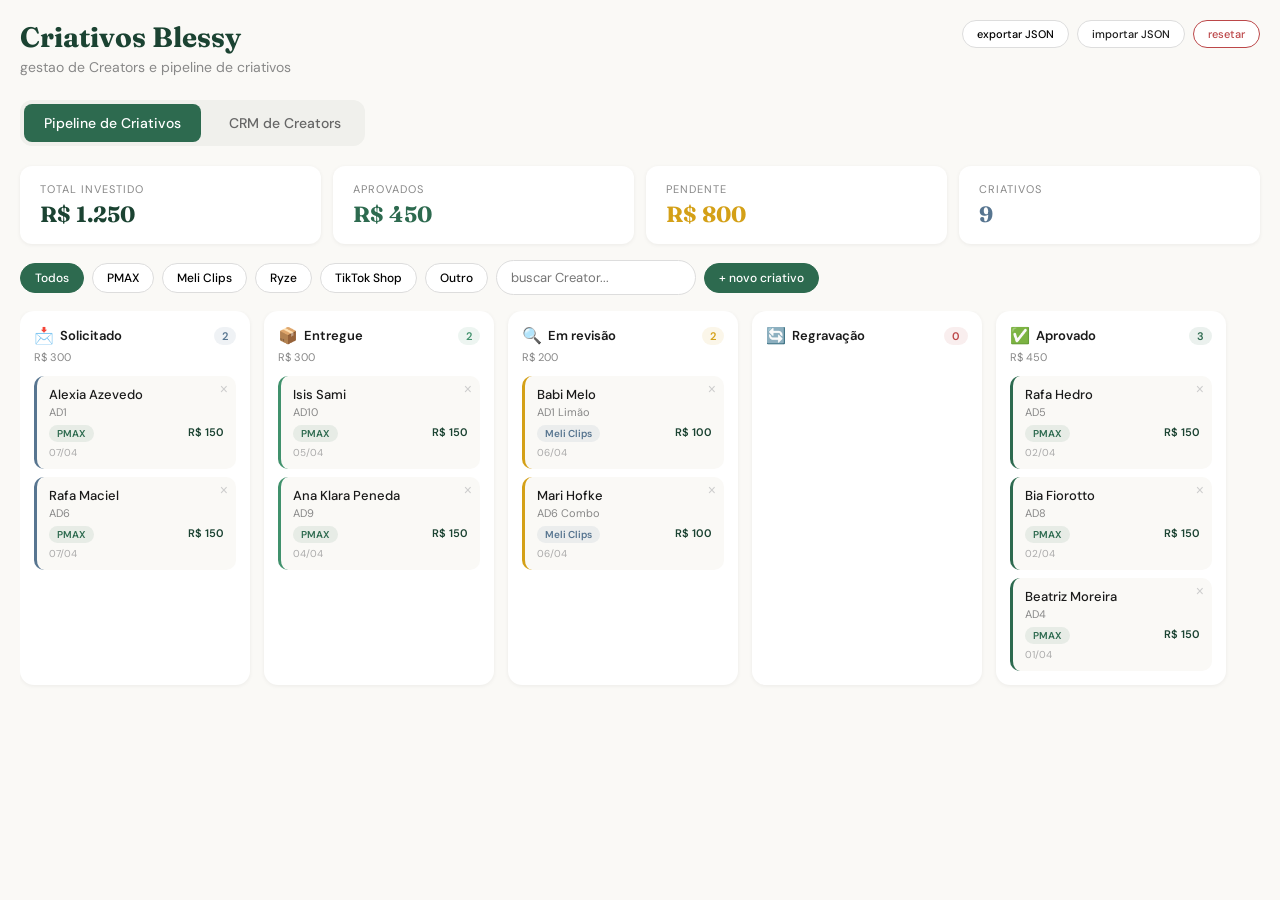
<file: index (3).html>
<!DOCTYPE html>
<html lang="pt-BR">
<head>
<meta charset="UTF-8" />
<meta name="viewport" content="width=device-width, initial-scale=1.0" />
<title>Criativos Blessy</title>
<link rel="preconnect" href="https://fonts.googleapis.com" />
<link rel="preconnect" href="https://fonts.gstatic.com" crossorigin />
<link href="https://fonts.googleapis.com/css2?family=DM+Sans:ital,opsz,wght@0,9..40,300;0,9..40,400;0,9..40,500;0,9..40,600;0,9..40,700;1,9..40,400&family=Fraunces:opsz,wght@9..144,400;9..144,600;9..144,700&display=swap" rel="stylesheet" />
<style>
*{box-sizing:border-box;margin:0;padding:0}body{font-family:DM Sans,sans-serif;background:#faf9f6;color:#1a1a1a;min-height:100vh}::-webkit-scrollbar{width:6px;height:6px}::-webkit-scrollbar-thumb{background:#ccc;border-radius:3px}.col-drop{transition:background .2s}.col-drop.over{background:#2d6a4f14!important}.card{transition:transform .15s,box-shadow .15s;cursor:grab}.card:hover{transform:translateY(-2px);box-shadow:0 6px 20px #0000001a}.card:active{cursor:grabbing}.tab-btn{border:none;background:none;cursor:pointer;padding:10px 20px;font-size:14px;font-weight:500;border-radius:8px;transition:all .2s;font-family:DM Sans,sans-serif}.tab-btn.active{background:#2d6a4f;color:#fff}.tab-btn:not(.active){color:#666}.tab-btn:not(.active):hover{background:#e8e8e8}.badge{display:inline-block;padding:2px 8px;border-radius:10px;font-size:11px;font-weight:600}.add-btn{border:2px dashed #ccc;background:none;cursor:pointer;padding:8px;border-radius:8px;width:100%;color:#999;font-size:13px;transition:all .2s;font-family:DM Sans}.add-btn:hover{border-color:#2d6a4f;color:#2d6a4f}.modal-overlay{position:fixed;top:0;right:0;bottom:0;left:0;background:#0006;display:flex;align-items:center;justify-content:center;z-index:100}.modal{background:#fff;border-radius:16px;padding:28px;width:400px;max-width:90vw;max-height:90vh;overflow-y:auto}.modal input,.modal select{width:100%;padding:10px 12px;border:1.5px solid #ddd;border-radius:8px;font-size:14px;font-family:DM Sans;margin-bottom:12px;outline:none}.modal input:focus,.modal select:focus{border-color:#2d6a4f}.modal-submit{background:#2d6a4f;color:#fff;border:none;padding:10px 20px;border-radius:8px;cursor:pointer;font-weight:600;font-family:DM Sans;width:100%;font-size:14px}.modal-submit:hover{background:#1b4332}.remove-btn{position:absolute;top:6px;right:8px;background:none;border:none;cursor:pointer;color:#ccc;font-size:14px;line-height:1}.remove-btn:hover{color:#bc4749}.stat-card{background:#fff;border-radius:12px;padding:16px 20px;flex:1;min-width:140px;box-shadow:0 1px 4px #0000000f}.filter-btn{border:1.5px solid #ddd;background:#fff;padding:6px 14px;border-radius:20px;font-size:12px;cursor:pointer;font-family:DM Sans;font-weight:500;transition:all .15s}.filter-btn.active{background:#2d6a4f;color:#fff;border-color:#2d6a4f}.search-input{padding:8px 14px;border:1.5px solid #ddd;border-radius:20px;font-size:13px;font-family:DM Sans;outline:none;width:200px}.search-input:focus{border-color:#2d6a4f}.criativo-row{display:flex;align-items:center;gap:6px;padding:5px 0;border-bottom:1px solid #f0efe9;font-size:11px}.criativo-row:last-child{border-bottom:none}.expand-btn{background:none;border:none;cursor:pointer;font-size:11px;color:#2d6a4f;font-family:DM Sans;font-weight:500;padding:4px 0}.expand-btn:hover{text-decoration:underline}.add-criativo-inline{background:none;border:1px dashed #ccc;cursor:pointer;font-size:10px;color:#999;font-family:DM Sans;padding:3px 8px;border-radius:6px;margin-top:4px}.add-criativo-inline:hover{border-color:#2d6a4f;color:#2d6a4f}.micro-remove{background:none;border:none;cursor:pointer;color:#ccc;font-size:12px;padding:0 2px;line-height:1}.micro-remove:hover{color:#bc4749}.toast{position:fixed;bottom:20px;right:20px;background:#1b4332;color:#fff;padding:10px 18px;border-radius:10px;font-size:13px;font-family:DM Sans;box-shadow:0 4px 16px #0003;animation:fadeIn .3s ease;z-index:200}@keyframes fadeIn{0%{opacity:0;transform:translateY(10px)}to{opacity:1;transform:translateY(0)}}
</style></head><body><div id="root"></div><script type="module">
(function(){const t=document.createElement("link").relList;if(t&&t.supports&&t.supports("modulepreload"))return;for(const l of document.querySelectorAll('link[rel="modulepreload"]'))r(l);new MutationObserver(l=>{for(const o of l)if(o.type==="childList")for(const i of o.addedNodes)i.tagName==="LINK"&&i.rel==="modulepreload"&&r(i)}).observe(document,{childList:!0,subtree:!0});function n(l){const o={};return l.integrity&&(o.integrity=l.integrity),l.referrerPolicy&&(o.referrerPolicy=l.referrerPolicy),l.crossOrigin==="use-credentials"?o.credentials="include":l.crossOrigin==="anonymous"?o.credentials="omit":o.credentials="same-origin",o}function r(l){if(l.ep)return;l.ep=!0;const o=n(l);fetch(l.href,o)}})();function Cc(e){return e&&e.__esModule&&Object.prototype.hasOwnProperty.call(e,"default")?e.default:e}var fa={exports:{}},ml={},da={exports:{}},I={};/**
 * @license React
 * react.production.min.js
 *
 * Copyright (c) Facebook, Inc. and its affiliates.
 *
 * This source code is licensed under the MIT license found in the
 * LICENSE file in the root directory of this source tree.
 */var sr=Symbol.for("react.element"),Ec=Symbol.for("react.portal"),_c=Symbol.for("react.fragment"),Pc=Symbol.for("react.strict_mode"),Nc=Symbol.for("react.profiler"),zc=Symbol.for("react.provider"),jc=Symbol.for("react.context"),Tc=Symbol.for("react.forward_ref"),Lc=Symbol.for("react.suspense"),Rc=Symbol.for("react.memo"),Dc=Symbol.for("react.lazy"),Zi=Symbol.iterator;function Mc(e){return e===null||typeof e!="object"?null:(e=Zi&&e[Zi]||e["@@iterator"],typeof e=="function"?e:null)}var pa={isMounted:function(){return!1},enqueueForceUpdate:function(){},enqueueReplaceState:function(){},enqueueSetState:function(){}},ma=Object.assign,va={};function yn(e,t,n){this.props=e,this.context=t,this.refs=va,this.updater=n||pa}yn.prototype.isReactComponent={};yn.prototype.setState=function(e,t){if(typeof e!="object"&&typeof e!="function"&&e!=null)throw Error("setState(...): takes an object of state variables to update or a function which returns an object of state variables.");this.updater.enqueueSetState(this,e,t,"setState")};yn.prototype.forceUpdate=function(e){this.updater.enqueueForceUpdate(this,e,"forceUpdate")};function ha(){}ha.prototype=yn.prototype;function ni(e,t,n){this.props=e,this.context=t,this.refs=va,this.updater=n||pa}var ri=ni.prototype=new ha;ri.constructor=ni;ma(ri,yn.prototype);ri.isPureReactComponent=!0;var Ji=Array.isArray,ga=Object.prototype.hasOwnProperty,li={current:null},ya={key:!0,ref:!0,__self:!0,__source:!0};function Sa(e,t,n){var r,l={},o=null,i=null;if(t!=null)for(r in t.ref!==void 0&&(i=t.ref),t.key!==void 0&&(o=""+t.key),t)ga.call(t,r)&&!ya.hasOwnProperty(r)&&(l[r]=t[r]);var u=arguments.length-2;if(u===1)l.children=n;else if(1<u){for(var a=Array(u),c=0;c<u;c++)a[c]=arguments[c+2];l.children=a}if(e&&e.defaultProps)for(r in u=e.defaultProps,u)l[r]===void 0&&(l[r]=u[r]);return{$$typeof:sr,type:e,key:o,ref:i,props:l,_owner:li.current}}function Oc(e,t){return{$$typeof:sr,type:e.type,key:t,ref:e.ref,props:e.props,_owner:e._owner}}function oi(e){return typeof e=="object"&&e!==null&&e.$$typeof===sr}function Ic(e){var t={"=":"=0",":":"=2"};return"$"+e.replace(/[=:]/g,function(n){return t[n]})}var qi=/\/+/g;function Ll(e,t){return typeof e=="object"&&e!==null&&e.key!=null?Ic(""+e.key):t.toString(36)}function Rr(e,t,n,r,l){var o=typeof e;(o==="undefined"||o==="boolean")&&(e=null);var i=!1;if(e===null)i=!0;else switch(o){case"string":case"number":i=!0;break;case"object":switch(e.$$typeof){case sr:case Ec:i=!0}}if(i)return i=e,l=l(i),e=r===""?"."+Ll(i,0):r,Ji(l)?(n="",e!=null&&(n=e.replace(qi,"$&/")+"/"),Rr(l,t,n,"",function(c){return c})):l!=null&&(oi(l)&&(l=Oc(l,n+(!l.key||i&&i.key===l.key?"":(""+l.key).replace(qi,"$&/")+"/")+e)),t.push(l)),1;if(i=0,r=r===""?".":r+":",Ji(e))for(var u=0;u<e.length;u++){o=e[u];var a=r+Ll(o,u);i+=Rr(o,t,n,a,l)}else if(a=Mc(e),typeof a=="function")for(e=a.call(e),u=0;!(o=e.next()).done;)o=o.value,a=r+Ll(o,u++),i+=Rr(o,t,n,a,l);else if(o==="object")throw t=String(e),Error("Objects are not valid as a React child (found: "+(t==="[object Object]"?"object with keys {"+Object.keys(e).join(", ")+"}":t)+"). If you meant to render a collection of children, use an array instead.");return i}function vr(e,t,n){if(e==null)return e;var r=[],l=0;return Rr(e,r,"","",function(o){return t.call(n,o,l++)}),r}function Fc(e){if(e._status===-1){var t=e._result;t=t(),t.then(function(n){(e._status===0||e._status===-1)&&(e._status=1,e._result=n)},function(n){(e._status===0||e._status===-1)&&(e._status=2,e._result=n)}),e._status===-1&&(e._status=0,e._result=t)}if(e._status===1)return e._result.default;throw e._result}var ve={current:null},Dr={transition:null},Ac={ReactCurrentDispatcher:ve,ReactCurrentBatchConfig:Dr,ReactCurrentOwner:li};function wa(){throw Error("act(...) is not supported in production builds of React.")}I.Children={map:vr,forEach:function(e,t,n){vr(e,function(){t.apply(this,arguments)},n)},count:function(e){var t=0;return vr(e,function(){t++}),t},toArray:function(e){return vr(e,function(t){return t})||[]},only:function(e){if(!oi(e))throw Error("React.Children.only expected to receive a single React element child.");return e}};I.Component=yn;I.Fragment=_c;I.Profiler=Nc;I.PureComponent=ni;I.StrictMode=Pc;I.Suspense=Lc;I.__SECRET_INTERNALS_DO_NOT_USE_OR_YOU_WILL_BE_FIRED=Ac;I.act=wa;I.cloneElement=function(e,t,n){if(e==null)throw Error("React.cloneElement(...): The argument must be a React element, but you passed "+e+".");var r=ma({},e.props),l=e.key,o=e.ref,i=e._owner;if(t!=null){if(t.ref!==void 0&&(o=t.ref,i=li.current),t.key!==void 0&&(l=""+t.key),e.type&&e.type.defaultProps)var u=e.type.defaultProps;for(a in t)ga.call(t,a)&&!ya.hasOwnProperty(a)&&(r[a]=t[a]===void 0&&u!==void 0?u[a]:t[a])}var a=arguments.length-2;if(a===1)r.children=n;else if(1<a){u=Array(a);for(var c=0;c<a;c++)u[c]=arguments[c+2];r.children=u}return{$$typeof:sr,type:e.type,key:l,ref:o,props:r,_owner:i}};I.createContext=function(e){return e={$$typeof:jc,_currentValue:e,_currentValue2:e,_threadCount:0,Provider:null,Consumer:null,_defaultValue:null,_globalName:null},e.Provider={$$typeof:zc,_context:e},e.Consumer=e};I.createElement=Sa;I.createFactory=function(e){var t=Sa.bind(null,e);return t.type=e,t};I.createRef=function(){return{current:null}};I.forwardRef=function(e){return{$$typeof:Tc,render:e}};I.isValidElement=oi;I.lazy=function(e){return{$$typeof:Dc,_payload:{_status:-1,_result:e},_init:Fc}};I.memo=function(e,t){return{$$typeof:Rc,type:e,compare:t===void 0?null:t}};I.startTransition=function(e){var t=Dr.transition;Dr.transition={};try{e()}finally{Dr.transition=t}};I.unstable_act=wa;I.useCallback=function(e,t){return ve.current.useCallback(e,t)};I.useContext=function(e){return ve.current.useContext(e)};I.useDebugValue=function(){};I.useDeferredValue=function(e){return ve.current.useDeferredValue(e)};I.useEffect=function(e,t){return ve.current.useEffect(e,t)};I.useId=function(){return ve.current.useId()};I.useImperativeHandle=function(e,t,n){return ve.current.useImperativeHandle(e,t,n)};I.useInsertionEffect=function(e,t){return ve.current.useInsertionEffect(e,t)};I.useLayoutEffect=function(e,t){return ve.current.useLayoutEffect(e,t)};I.useMemo=function(e,t){return ve.current.useMemo(e,t)};I.useReducer=function(e,t,n){return ve.current.useReducer(e,t,n)};I.useRef=function(e){return ve.current.useRef(e)};I.useState=function(e){return ve.current.useState(e)};I.useSyncExternalStore=function(e,t,n){return ve.current.useSyncExternalStore(e,t,n)};I.useTransition=function(){return ve.current.useTransition()};I.version="18.3.1";da.exports=I;var ee=da.exports;const Uc=Cc(ee);/**
 * @license React
 * react-jsx-runtime.production.min.js
 *
 * Copyright (c) Facebook, Inc. and its affiliates.
 *
 * This source code is licensed under the MIT license found in the
 * LICENSE file in the root directory of this source tree.
 */var Bc=ee,Wc=Symbol.for("react.element"),$c=Symbol.for("react.fragment"),Vc=Object.prototype.hasOwnProperty,Hc=Bc.__SECRET_INTERNALS_DO_NOT_USE_OR_YOU_WILL_BE_FIRED.ReactCurrentOwner,Qc={key:!0,ref:!0,__self:!0,__source:!0};function ka(e,t,n){var r,l={},o=null,i=null;n!==void 0&&(o=""+n),t.key!==void 0&&(o=""+t.key),t.ref!==void 0&&(i=t.ref);for(r in t)Vc.call(t,r)&&!Qc.hasOwnProperty(r)&&(l[r]=t[r]);if(e&&e.defaultProps)for(r in t=e.defaultProps,t)l[r]===void 0&&(l[r]=t[r]);return{$$typeof:Wc,type:e,key:o,ref:i,props:l,_owner:Hc.current}}ml.Fragment=$c;ml.jsx=ka;ml.jsxs=ka;fa.exports=ml;var h=fa.exports,ao={},xa={exports:{}},ze={},Ca={exports:{}},Ea={};/**
 * @license React
 * scheduler.production.min.js
 *
 * Copyright (c) Facebook, Inc. and its affiliates.
 *
 * This source code is licensed under the MIT license found in the
 * LICENSE file in the root directory of this source tree.
 */(function(e){function t(_,M){var O=_.length;_.push(M);e:for(;0<O;){var X=O-1>>>1,b=_[X];if(0<l(b,M))_[X]=M,_[O]=b,O=X;else break e}}function n(_){return _.length===0?null:_[0]}function r(_){if(_.length===0)return null;var M=_[0],O=_.pop();if(O!==M){_[0]=O;e:for(var X=0,b=_.length,$t=b>>>1;X<$t;){var Ye=2*(X+1)-1,En=_[Ye],Ge=Ye+1,Vt=_[Ge];if(0>l(En,O))Ge<b&&0>l(Vt,En)?(_[X]=Vt,_[Ge]=O,X=Ge):(_[X]=En,_[Ye]=O,X=Ye);else if(Ge<b&&0>l(Vt,O))_[X]=Vt,_[Ge]=O,X=Ge;else break e}}return M}function l(_,M){var O=_.sortIndex-M.sortIndex;return O!==0?O:_.id-M.id}if(typeof performance=="object"&&typeof performance.now=="function"){var o=performance;e.unstable_now=function(){return o.now()}}else{var i=Date,u=i.now();e.unstable_now=function(){return i.now()-u}}var a=[],c=[],g=1,v=null,p=3,w=!1,k=!1,C=!1,B=typeof setTimeout=="function"?setTimeout:null,f=typeof clearTimeout=="function"?clearTimeout:null,s=typeof setImmediate<"u"?setImmediate:null;typeof navigator<"u"&&navigator.scheduling!==void 0&&navigator.scheduling.isInputPending!==void 0&&navigator.scheduling.isInputPending.bind(navigator.scheduling);function d(_){for(var M=n(c);M!==null;){if(M.callback===null)r(c);else if(M.startTime<=_)r(c),M.sortIndex=M.expirationTime,t(a,M);else break;M=n(c)}}function y(_){if(C=!1,d(_),!k)if(n(a)!==null)k=!0,xn(E);else{var M=n(c);M!==null&&Cn(y,M.startTime-_)}}function E(_,M){k=!1,C&&(C=!1,f(T),T=-1),w=!0;var O=p;try{for(d(M),v=n(a);v!==null&&(!(v.expirationTime>M)||_&&!ge());){var X=v.callback;if(typeof X=="function"){v.callback=null,p=v.priorityLevel;var b=X(v.expirationTime<=M);M=e.unstable_now(),typeof b=="function"?v.callback=b:v===n(a)&&r(a),d(M)}else r(a);v=n(a)}if(v!==null)var $t=!0;else{var Ye=n(c);Ye!==null&&Cn(y,Ye.startTime-M),$t=!1}return $t}finally{v=null,p=O,w=!1}}var z=!1,j=null,T=-1,H=5,D=-1;function ge(){return!(e.unstable_now()-D<H)}function it(){if(j!==null){var _=e.unstable_now();D=_;var M=!0;try{M=j(!0,_)}finally{M?Nt():(z=!1,j=null)}}else z=!1}var Nt;if(typeof s=="function")Nt=function(){s(it)};else if(typeof MessageChannel<"u"){var kn=new MessageChannel,mr=kn.port2;kn.port1.onmessage=it,Nt=function(){mr.postMessage(null)}}else Nt=function(){B(it,0)};function xn(_){j=_,z||(z=!0,Nt())}function Cn(_,M){T=B(function(){_(e.unstable_now())},M)}e.unstable_IdlePriority=5,e.unstable_ImmediatePriority=1,e.unstable_LowPriority=4,e.unstable_NormalPriority=3,e.unstable_Profiling=null,e.unstable_UserBlockingPriority=2,e.unstable_cancelCallback=function(_){_.callback=null},e.unstable_continueExecution=function(){k||w||(k=!0,xn(E))},e.unstable_forceFrameRate=function(_){0>_||125<_?console.error("forceFrameRate takes a positive int between 0 and 125, forcing frame rates higher than 125 fps is not supported"):H=0<_?Math.floor(1e3/_):5},e.unstable_getCurrentPriorityLevel=function(){return p},e.unstable_getFirstCallbackNode=function(){return n(a)},e.unstable_next=function(_){switch(p){case 1:case 2:case 3:var M=3;break;default:M=p}var O=p;p=M;try{return _()}finally{p=O}},e.unstable_pauseExecution=function(){},e.unstable_requestPaint=function(){},e.unstable_runWithPriority=function(_,M){switch(_){case 1:case 2:case 3:case 4:case 5:break;default:_=3}var O=p;p=_;try{return M()}finally{p=O}},e.unstable_scheduleCallback=function(_,M,O){var X=e.unstable_now();switch(typeof O=="object"&&O!==null?(O=O.delay,O=typeof O=="number"&&0<O?X+O:X):O=X,_){case 1:var b=-1;break;case 2:b=250;break;case 5:b=1073741823;break;case 4:b=1e4;break;default:b=5e3}return b=O+b,_={id:g++,callback:M,priorityLevel:_,startTime:O,expirationTime:b,sortIndex:-1},O>X?(_.sortIndex=O,t(c,_),n(a)===null&&_===n(c)&&(C?(f(T),T=-1):C=!0,Cn(y,O-X))):(_.sortIndex=b,t(a,_),k||w||(k=!0,xn(E))),_},e.unstable_shouldYield=ge,e.unstable_wrapCallback=function(_){var M=p;return function(){var O=p;p=M;try{return _.apply(this,arguments)}finally{p=O}}}})(Ea);Ca.exports=Ea;var Xc=Ca.exports;/**
 * @license React
 * react-dom.production.min.js
 *
 * Copyright (c) Facebook, Inc. and its affiliates.
 *
 * This source code is licensed under the MIT license found in the
 * LICENSE file in the root directory of this source tree.
 */var Kc=ee,Ne=Xc;function S(e){for(var t="https://reactjs.org/docs/error-decoder.html?invariant="+e,n=1;n<arguments.length;n++)t+="&args[]="+encodeURIComponent(arguments[n]);return"Minified React error #"+e+"; visit "+t+" for the full message or use the non-minified dev environment for full errors and additional helpful warnings."}var _a=new Set,Xn={};function Bt(e,t){fn(e,t),fn(e+"Capture",t)}function fn(e,t){for(Xn[e]=t,e=0;e<t.length;e++)_a.add(t[e])}var tt=!(typeof window>"u"||typeof window.document>"u"||typeof window.document.createElement>"u"),so=Object.prototype.hasOwnProperty,Yc=/^[:A-Z_a-z\u00C0-\u00D6\u00D8-\u00F6\u00F8-\u02FF\u0370-\u037D\u037F-\u1FFF\u200C-\u200D\u2070-\u218F\u2C00-\u2FEF\u3001-\uD7FF\uF900-\uFDCF\uFDF0-\uFFFD][:A-Z_a-z\u00C0-\u00D6\u00D8-\u00F6\u00F8-\u02FF\u0370-\u037D\u037F-\u1FFF\u200C-\u200D\u2070-\u218F\u2C00-\u2FEF\u3001-\uD7FF\uF900-\uFDCF\uFDF0-\uFFFD\-.0-9\u00B7\u0300-\u036F\u203F-\u2040]*$/,bi={},eu={};function Gc(e){return so.call(eu,e)?!0:so.call(bi,e)?!1:Yc.test(e)?eu[e]=!0:(bi[e]=!0,!1)}function Zc(e,t,n,r){if(n!==null&&n.type===0)return!1;switch(typeof t){case"function":case"symbol":return!0;case"boolean":return r?!1:n!==null?!n.acceptsBooleans:(e=e.toLowerCase().slice(0,5),e!=="data-"&&e!=="aria-");default:return!1}}function Jc(e,t,n,r){if(t===null||typeof t>"u"||Zc(e,t,n,r))return!0;if(r)return!1;if(n!==null)switch(n.type){case 3:return!t;case 4:return t===!1;case 5:return isNaN(t);case 6:return isNaN(t)||1>t}return!1}function he(e,t,n,r,l,o,i){this.acceptsBooleans=t===2||t===3||t===4,this.attributeName=r,this.attributeNamespace=l,this.mustUseProperty=n,this.propertyName=e,this.type=t,this.sanitizeURL=o,this.removeEmptyString=i}var ae={};"children dangerouslySetInnerHTML defaultValue defaultChecked innerHTML suppressContentEditableWarning suppressHydrationWarning style".split(" ").forEach(function(e){ae[e]=new he(e,0,!1,e,null,!1,!1)});[["acceptCharset","accept-charset"],["className","class"],["htmlFor","for"],["httpEquiv","http-equiv"]].forEach(function(e){var t=e[0];ae[t]=new he(t,1,!1,e[1],null,!1,!1)});["contentEditable","draggable","spellCheck","value"].forEach(function(e){ae[e]=new he(e,2,!1,e.toLowerCase(),null,!1,!1)});["autoReverse","externalResourcesRequired","focusable","preserveAlpha"].forEach(function(e){ae[e]=new he(e,2,!1,e,null,!1,!1)});"allowFullScreen async autoFocus autoPlay controls default defer disabled disablePictureInPicture disableRemotePlayback formNoValidate hidden loop noModule noValidate open playsInline readOnly required reversed scoped seamless itemScope".split(" ").forEach(function(e){ae[e]=new he(e,3,!1,e.toLowerCase(),null,!1,!1)});["checked","multiple","muted","selected"].forEach(function(e){ae[e]=new he(e,3,!0,e,null,!1,!1)});["capture","download"].forEach(function(e){ae[e]=new he(e,4,!1,e,null,!1,!1)});["cols","rows","size","span"].forEach(function(e){ae[e]=new he(e,6,!1,e,null,!1,!1)});["rowSpan","start"].forEach(function(e){ae[e]=new he(e,5,!1,e.toLowerCase(),null,!1,!1)});var ii=/[\-:]([a-z])/g;function ui(e){return e[1].toUpperCase()}"accent-height alignment-baseline arabic-form baseline-shift cap-height clip-path clip-rule color-interpolation color-interpolation-filters color-profile color-rendering dominant-baseline enable-background fill-opacity fill-rule flood-color flood-opacity font-family font-size font-size-adjust font-stretch font-style font-variant font-weight glyph-name glyph-orientation-horizontal glyph-orientation-vertical horiz-adv-x horiz-origin-x image-rendering letter-spacing lighting-color marker-end marker-mid marker-start overline-position overline-thickness paint-order panose-1 pointer-events rendering-intent shape-rendering stop-color stop-opacity strikethrough-position strikethrough-thickness stroke-dasharray stroke-dashoffset stroke-linecap stroke-linejoin stroke-miterlimit stroke-opacity stroke-width text-anchor text-decoration text-rendering underline-position underline-thickness unicode-bidi unicode-range units-per-em v-alphabetic v-hanging v-ideographic v-mathematical vector-effect vert-adv-y vert-origin-x vert-origin-y word-spacing writing-mode xmlns:xlink x-height".split(" ").forEach(function(e){var t=e.replace(ii,ui);ae[t]=new he(t,1,!1,e,null,!1,!1)});"xlink:actuate xlink:arcrole xlink:role xlink:show xlink:title xlink:type".split(" ").forEach(function(e){var t=e.replace(ii,ui);ae[t]=new he(t,1,!1,e,"http://www.w3.org/1999/xlink",!1,!1)});["xml:base","xml:lang","xml:space"].forEach(function(e){var t=e.replace(ii,ui);ae[t]=new he(t,1,!1,e,"http://www.w3.org/XML/1998/namespace",!1,!1)});["tabIndex","crossOrigin"].forEach(function(e){ae[e]=new he(e,1,!1,e.toLowerCase(),null,!1,!1)});ae.xlinkHref=new he("xlinkHref",1,!1,"xlink:href","http://www.w3.org/1999/xlink",!0,!1);["src","href","action","formAction"].forEach(function(e){ae[e]=new he(e,1,!1,e.toLowerCase(),null,!0,!0)});function ai(e,t,n,r){var l=ae.hasOwnProperty(t)?ae[t]:null;(l!==null?l.type!==0:r||!(2<t.length)||t[0]!=="o"&&t[0]!=="O"||t[1]!=="n"&&t[1]!=="N")&&(Jc(t,n,l,r)&&(n=null),r||l===null?Gc(t)&&(n===null?e.removeAttribute(t):e.setAttribute(t,""+n)):l.mustUseProperty?e[l.propertyName]=n===null?l.type===3?!1:"":n:(t=l.attributeName,r=l.attributeNamespace,n===null?e.removeAttribute(t):(l=l.type,n=l===3||l===4&&n===!0?"":""+n,r?e.setAttributeNS(r,t,n):e.setAttribute(t,n))))}var ot=Kc.__SECRET_INTERNALS_DO_NOT_USE_OR_YOU_WILL_BE_FIRED,hr=Symbol.for("react.element"),Xt=Symbol.for("react.portal"),Kt=Symbol.for("react.fragment"),si=Symbol.for("react.strict_mode"),co=Symbol.for("react.profiler"),Pa=Symbol.for("react.provider"),Na=Symbol.for("react.context"),ci=Symbol.for("react.forward_ref"),fo=Symbol.for("react.suspense"),po=Symbol.for("react.suspense_list"),fi=Symbol.for("react.memo"),at=Symbol.for("react.lazy"),za=Symbol.for("react.offscreen"),tu=Symbol.iterator;function _n(e){return e===null||typeof e!="object"?null:(e=tu&&e[tu]||e["@@iterator"],typeof e=="function"?e:null)}var G=Object.assign,Rl;function Dn(e){if(Rl===void 0)try{throw Error()}catch(n){var t=n.stack.trim().match(/\n( *(at )?)/);Rl=t&&t[1]||""}return`
`+Rl+e}var Dl=!1;function Ml(e,t){if(!e||Dl)return"";Dl=!0;var n=Error.prepareStackTrace;Error.prepareStackTrace=void 0;try{if(t)if(t=function(){throw Error()},Object.defineProperty(t.prototype,"props",{set:function(){throw Error()}}),typeof Reflect=="object"&&Reflect.construct){try{Reflect.construct(t,[])}catch(c){var r=c}Reflect.construct(e,[],t)}else{try{t.call()}catch(c){r=c}e.call(t.prototype)}else{try{throw Error()}catch(c){r=c}e()}}catch(c){if(c&&r&&typeof c.stack=="string"){for(var l=c.stack.split(`
`),o=r.stack.split(`
`),i=l.length-1,u=o.length-1;1<=i&&0<=u&&l[i]!==o[u];)u--;for(;1<=i&&0<=u;i--,u--)if(l[i]!==o[u]){if(i!==1||u!==1)do if(i--,u--,0>u||l[i]!==o[u]){var a=`
`+l[i].replace(" at new "," at ");return e.displayName&&a.includes("<anonymous>")&&(a=a.replace("<anonymous>",e.displayName)),a}while(1<=i&&0<=u);break}}}finally{Dl=!1,Error.prepareStackTrace=n}return(e=e?e.displayName||e.name:"")?Dn(e):""}function qc(e){switch(e.tag){case 5:return Dn(e.type);case 16:return Dn("Lazy");case 13:return Dn("Suspense");case 19:return Dn("SuspenseList");case 0:case 2:case 15:return e=Ml(e.type,!1),e;case 11:return e=Ml(e.type.render,!1),e;case 1:return e=Ml(e.type,!0),e;default:return""}}function mo(e){if(e==null)return null;if(typeof e=="function")return e.displayName||e.name||null;if(typeof e=="string")return e;switch(e){case Kt:return"Fragment";case Xt:return"Portal";case co:return"Profiler";case si:return"StrictMode";case fo:return"Suspense";case po:return"SuspenseList"}if(typeof e=="object")switch(e.$$typeof){case Na:return(e.displayName||"Context")+".Consumer";case Pa:return(e._context.displayName||"Context")+".Provider";case ci:var t=e.render;return e=e.displayName,e||(e=t.displayName||t.name||"",e=e!==""?"ForwardRef("+e+")":"ForwardRef"),e;case fi:return t=e.displayName||null,t!==null?t:mo(e.type)||"Memo";case at:t=e._payload,e=e._init;try{return mo(e(t))}catch{}}return null}function bc(e){var t=e.type;switch(e.tag){case 24:return"Cache";case 9:return(t.displayName||"Context")+".Consumer";case 10:return(t._context.displayName||"Context")+".Provider";case 18:return"DehydratedFragment";case 11:return e=t.render,e=e.displayName||e.name||"",t.displayName||(e!==""?"ForwardRef("+e+")":"ForwardRef");case 7:return"Fragment";case 5:return t;case 4:return"Portal";case 3:return"Root";case 6:return"Text";case 16:return mo(t);case 8:return t===si?"StrictMode":"Mode";case 22:return"Offscreen";case 12:return"Profiler";case 21:return"Scope";case 13:return"Suspense";case 19:return"SuspenseList";case 25:return"TracingMarker";case 1:case 0:case 17:case 2:case 14:case 15:if(typeof t=="function")return t.displayName||t.name||null;if(typeof t=="string")return t}return null}function xt(e){switch(typeof e){case"boolean":case"number":case"string":case"undefined":return e;case"object":return e;default:return""}}function ja(e){var t=e.type;return(e=e.nodeName)&&e.toLowerCase()==="input"&&(t==="checkbox"||t==="radio")}function ef(e){var t=ja(e)?"checked":"value",n=Object.getOwnPropertyDescriptor(e.constructor.prototype,t),r=""+e[t];if(!e.hasOwnProperty(t)&&typeof n<"u"&&typeof n.get=="function"&&typeof n.set=="function"){var l=n.get,o=n.set;return Object.defineProperty(e,t,{configurable:!0,get:function(){return l.call(this)},set:function(i){r=""+i,o.call(this,i)}}),Object.defineProperty(e,t,{enumerable:n.enumerable}),{getValue:function(){return r},setValue:function(i){r=""+i},stopTracking:function(){e._valueTracker=null,delete e[t]}}}}function gr(e){e._valueTracker||(e._valueTracker=ef(e))}function Ta(e){if(!e)return!1;var t=e._valueTracker;if(!t)return!0;var n=t.getValue(),r="";return e&&(r=ja(e)?e.checked?"true":"false":e.value),e=r,e!==n?(t.setValue(e),!0):!1}function Hr(e){if(e=e||(typeof document<"u"?document:void 0),typeof e>"u")return null;try{return e.activeElement||e.body}catch{return e.body}}function vo(e,t){var n=t.checked;return G({},t,{defaultChecked:void 0,defaultValue:void 0,value:void 0,checked:n??e._wrapperState.initialChecked})}function nu(e,t){var n=t.defaultValue==null?"":t.defaultValue,r=t.checked!=null?t.checked:t.defaultChecked;n=xt(t.value!=null?t.value:n),e._wrapperState={initialChecked:r,initialValue:n,controlled:t.type==="checkbox"||t.type==="radio"?t.checked!=null:t.value!=null}}function La(e,t){t=t.checked,t!=null&&ai(e,"checked",t,!1)}function ho(e,t){La(e,t);var n=xt(t.value),r=t.type;if(n!=null)r==="number"?(n===0&&e.value===""||e.value!=n)&&(e.value=""+n):e.value!==""+n&&(e.value=""+n);else if(r==="submit"||r==="reset"){e.removeAttribute("value");return}t.hasOwnProperty("value")?go(e,t.type,n):t.hasOwnProperty("defaultValue")&&go(e,t.type,xt(t.defaultValue)),t.checked==null&&t.defaultChecked!=null&&(e.defaultChecked=!!t.defaultChecked)}function ru(e,t,n){if(t.hasOwnProperty("value")||t.hasOwnProperty("defaultValue")){var r=t.type;if(!(r!=="submit"&&r!=="reset"||t.value!==void 0&&t.value!==null))return;t=""+e._wrapperState.initialValue,n||t===e.value||(e.value=t),e.defaultValue=t}n=e.name,n!==""&&(e.name=""),e.defaultChecked=!!e._wrapperState.initialChecked,n!==""&&(e.name=n)}function go(e,t,n){(t!=="number"||Hr(e.ownerDocument)!==e)&&(n==null?e.defaultValue=""+e._wrapperState.initialValue:e.defaultValue!==""+n&&(e.defaultValue=""+n))}var Mn=Array.isArray;function ln(e,t,n,r){if(e=e.options,t){t={};for(var l=0;l<n.length;l++)t["$"+n[l]]=!0;for(n=0;n<e.length;n++)l=t.hasOwnProperty("$"+e[n].value),e[n].selected!==l&&(e[n].selected=l),l&&r&&(e[n].defaultSelected=!0)}else{for(n=""+xt(n),t=null,l=0;l<e.length;l++){if(e[l].value===n){e[l].selected=!0,r&&(e[l].defaultSelected=!0);return}t!==null||e[l].disabled||(t=e[l])}t!==null&&(t.selected=!0)}}function yo(e,t){if(t.dangerouslySetInnerHTML!=null)throw Error(S(91));return G({},t,{value:void 0,defaultValue:void 0,children:""+e._wrapperState.initialValue})}function lu(e,t){var n=t.value;if(n==null){if(n=t.children,t=t.defaultValue,n!=null){if(t!=null)throw Error(S(92));if(Mn(n)){if(1<n.length)throw Error(S(93));n=n[0]}t=n}t==null&&(t=""),n=t}e._wrapperState={initialValue:xt(n)}}function Ra(e,t){var n=xt(t.value),r=xt(t.defaultValue);n!=null&&(n=""+n,n!==e.value&&(e.value=n),t.defaultValue==null&&e.defaultValue!==n&&(e.defaultValue=n)),r!=null&&(e.defaultValue=""+r)}function ou(e){var t=e.textContent;t===e._wrapperState.initialValue&&t!==""&&t!==null&&(e.value=t)}function Da(e){switch(e){case"svg":return"http://www.w3.org/2000/svg";case"math":return"http://www.w3.org/1998/Math/MathML";default:return"http://www.w3.org/1999/xhtml"}}function So(e,t){return e==null||e==="http://www.w3.org/1999/xhtml"?Da(t):e==="http://www.w3.org/2000/svg"&&t==="foreignObject"?"http://www.w3.org/1999/xhtml":e}var yr,Ma=function(e){return typeof MSApp<"u"&&MSApp.execUnsafeLocalFunction?function(t,n,r,l){MSApp.execUnsafeLocalFunction(function(){return e(t,n,r,l)})}:e}(function(e,t){if(e.namespaceURI!=="http://www.w3.org/2000/svg"||"innerHTML"in e)e.innerHTML=t;else{for(yr=yr||document.createElement("div"),yr.innerHTML="<svg>"+t.valueOf().toString()+"</svg>",t=yr.firstChild;e.firstChild;)e.removeChild(e.firstChild);for(;t.firstChild;)e.appendChild(t.firstChild)}});function Kn(e,t){if(t){var n=e.firstChild;if(n&&n===e.lastChild&&n.nodeType===3){n.nodeValue=t;return}}e.textContent=t}var Fn={animationIterationCount:!0,aspectRatio:!0,borderImageOutset:!0,borderImageSlice:!0,borderImageWidth:!0,boxFlex:!0,boxFlexGroup:!0,boxOrdinalGroup:!0,columnCount:!0,columns:!0,flex:!0,flexGrow:!0,flexPositive:!0,flexShrink:!0,flexNegative:!0,flexOrder:!0,gridArea:!0,gridRow:!0,gridRowEnd:!0,gridRowSpan:!0,gridRowStart:!0,gridColumn:!0,gridColumnEnd:!0,gridColumnSpan:!0,gridColumnStart:!0,fontWeight:!0,lineClamp:!0,lineHeight:!0,opacity:!0,order:!0,orphans:!0,tabSize:!0,widows:!0,zIndex:!0,zoom:!0,fillOpacity:!0,floodOpacity:!0,stopOpacity:!0,strokeDasharray:!0,strokeDashoffset:!0,strokeMiterlimit:!0,strokeOpacity:!0,strokeWidth:!0},tf=["Webkit","ms","Moz","O"];Object.keys(Fn).forEach(function(e){tf.forEach(function(t){t=t+e.charAt(0).toUpperCase()+e.substring(1),Fn[t]=Fn[e]})});function Oa(e,t,n){return t==null||typeof t=="boolean"||t===""?"":n||typeof t!="number"||t===0||Fn.hasOwnProperty(e)&&Fn[e]?(""+t).trim():t+"px"}function Ia(e,t){e=e.style;for(var n in t)if(t.hasOwnProperty(n)){var r=n.indexOf("--")===0,l=Oa(n,t[n],r);n==="float"&&(n="cssFloat"),r?e.setProperty(n,l):e[n]=l}}var nf=G({menuitem:!0},{area:!0,base:!0,br:!0,col:!0,embed:!0,hr:!0,img:!0,input:!0,keygen:!0,link:!0,meta:!0,param:!0,source:!0,track:!0,wbr:!0});function wo(e,t){if(t){if(nf[e]&&(t.children!=null||t.dangerouslySetInnerHTML!=null))throw Error(S(137,e));if(t.dangerouslySetInnerHTML!=null){if(t.children!=null)throw Error(S(60));if(typeof t.dangerouslySetInnerHTML!="object"||!("__html"in t.dangerouslySetInnerHTML))throw Error(S(61))}if(t.style!=null&&typeof t.style!="object")throw Error(S(62))}}function ko(e,t){if(e.indexOf("-")===-1)return typeof t.is=="string";switch(e){case"annotation-xml":case"color-profile":case"font-face":case"font-face-src":case"font-face-uri":case"font-face-format":case"font-face-name":case"missing-glyph":return!1;default:return!0}}var xo=null;function di(e){return e=e.target||e.srcElement||window,e.correspondingUseElement&&(e=e.correspondingUseElement),e.nodeType===3?e.parentNode:e}var Co=null,on=null,un=null;function iu(e){if(e=dr(e)){if(typeof Co!="function")throw Error(S(280));var t=e.stateNode;t&&(t=Sl(t),Co(e.stateNode,e.type,t))}}function Fa(e){on?un?un.push(e):un=[e]:on=e}function Aa(){if(on){var e=on,t=un;if(un=on=null,iu(e),t)for(e=0;e<t.length;e++)iu(t[e])}}function Ua(e,t){return e(t)}function Ba(){}var Ol=!1;function Wa(e,t,n){if(Ol)return e(t,n);Ol=!0;try{return Ua(e,t,n)}finally{Ol=!1,(on!==null||un!==null)&&(Ba(),Aa())}}function Yn(e,t){var n=e.stateNode;if(n===null)return null;var r=Sl(n);if(r===null)return null;n=r[t];e:switch(t){case"onClick":case"onClickCapture":case"onDoubleClick":case"onDoubleClickCapture":case"onMouseDown":case"onMouseDownCapture":case"onMouseMove":case"onMouseMoveCapture":case"onMouseUp":case"onMouseUpCapture":case"onMouseEnter":(r=!r.disabled)||(e=e.type,r=!(e==="button"||e==="input"||e==="select"||e==="textarea")),e=!r;break e;default:e=!1}if(e)return null;if(n&&typeof n!="function")throw Error(S(231,t,typeof n));return n}var Eo=!1;if(tt)try{var Pn={};Object.defineProperty(Pn,"passive",{get:function(){Eo=!0}}),window.addEventListener("test",Pn,Pn),window.removeEventListener("test",Pn,Pn)}catch{Eo=!1}function rf(e,t,n,r,l,o,i,u,a){var c=Array.prototype.slice.call(arguments,3);try{t.apply(n,c)}catch(g){this.onError(g)}}var An=!1,Qr=null,Xr=!1,_o=null,lf={onError:function(e){An=!0,Qr=e}};function of(e,t,n,r,l,o,i,u,a){An=!1,Qr=null,rf.apply(lf,arguments)}function uf(e,t,n,r,l,o,i,u,a){if(of.apply(this,arguments),An){if(An){var c=Qr;An=!1,Qr=null}else throw Error(S(198));Xr||(Xr=!0,_o=c)}}function Wt(e){var t=e,n=e;if(e.alternate)for(;t.return;)t=t.return;else{e=t;do t=e,t.flags&4098&&(n=t.return),e=t.return;while(e)}return t.tag===3?n:null}function $a(e){if(e.tag===13){var t=e.memoizedState;if(t===null&&(e=e.alternate,e!==null&&(t=e.memoizedState)),t!==null)return t.dehydrated}return null}function uu(e){if(Wt(e)!==e)throw Error(S(188))}function af(e){var t=e.alternate;if(!t){if(t=Wt(e),t===null)throw Error(S(188));return t!==e?null:e}for(var n=e,r=t;;){var l=n.return;if(l===null)break;var o=l.alternate;if(o===null){if(r=l.return,r!==null){n=r;continue}break}if(l.child===o.child){for(o=l.child;o;){if(o===n)return uu(l),e;if(o===r)return uu(l),t;o=o.sibling}throw Error(S(188))}if(n.return!==r.return)n=l,r=o;else{for(var i=!1,u=l.child;u;){if(u===n){i=!0,n=l,r=o;break}if(u===r){i=!0,r=l,n=o;break}u=u.sibling}if(!i){for(u=o.child;u;){if(u===n){i=!0,n=o,r=l;break}if(u===r){i=!0,r=o,n=l;break}u=u.sibling}if(!i)throw Error(S(189))}}if(n.alternate!==r)throw Error(S(190))}if(n.tag!==3)throw Error(S(188));return n.stateNode.current===n?e:t}function Va(e){return e=af(e),e!==null?Ha(e):null}function Ha(e){if(e.tag===5||e.tag===6)return e;for(e=e.child;e!==null;){var t=Ha(e);if(t!==null)return t;e=e.sibling}return null}var Qa=Ne.unstable_scheduleCallback,au=Ne.unstable_cancelCallback,sf=Ne.unstable_shouldYield,cf=Ne.unstable_requestPaint,q=Ne.unstable_now,ff=Ne.unstable_getCurrentPriorityLevel,pi=Ne.unstable_ImmediatePriority,Xa=Ne.unstable_UserBlockingPriority,Kr=Ne.unstable_NormalPriority,df=Ne.unstable_LowPriority,Ka=Ne.unstable_IdlePriority,vl=null,Xe=null;function pf(e){if(Xe&&typeof Xe.onCommitFiberRoot=="function")try{Xe.onCommitFiberRoot(vl,e,void 0,(e.current.flags&128)===128)}catch{}}var Be=Math.clz32?Math.clz32:hf,mf=Math.log,vf=Math.LN2;function hf(e){return e>>>=0,e===0?32:31-(mf(e)/vf|0)|0}var Sr=64,wr=4194304;function On(e){switch(e&-e){case 1:return 1;case 2:return 2;case 4:return 4;case 8:return 8;case 16:return 16;case 32:return 32;case 64:case 128:case 256:case 512:case 1024:case 2048:case 4096:case 8192:case 16384:case 32768:case 65536:case 131072:case 262144:case 524288:case 1048576:case 2097152:return e&4194240;case 4194304:case 8388608:case 16777216:case 33554432:case 67108864:return e&130023424;case 134217728:return 134217728;case 268435456:return 268435456;case 536870912:return 536870912;case 1073741824:return 1073741824;default:return e}}function Yr(e,t){var n=e.pendingLanes;if(n===0)return 0;var r=0,l=e.suspendedLanes,o=e.pingedLanes,i=n&268435455;if(i!==0){var u=i&~l;u!==0?r=On(u):(o&=i,o!==0&&(r=On(o)))}else i=n&~l,i!==0?r=On(i):o!==0&&(r=On(o));if(r===0)return 0;if(t!==0&&t!==r&&!(t&l)&&(l=r&-r,o=t&-t,l>=o||l===16&&(o&4194240)!==0))return t;if(r&4&&(r|=n&16),t=e.entangledLanes,t!==0)for(e=e.entanglements,t&=r;0<t;)n=31-Be(t),l=1<<n,r|=e[n],t&=~l;return r}function gf(e,t){switch(e){case 1:case 2:case 4:return t+250;case 8:case 16:case 32:case 64:case 128:case 256:case 512:case 1024:case 2048:case 4096:case 8192:case 16384:case 32768:case 65536:case 131072:case 262144:case 524288:case 1048576:case 2097152:return t+5e3;case 4194304:case 8388608:case 16777216:case 33554432:case 67108864:return-1;case 134217728:case 268435456:case 536870912:case 1073741824:return-1;default:return-1}}function yf(e,t){for(var n=e.suspendedLanes,r=e.pingedLanes,l=e.expirationTimes,o=e.pendingLanes;0<o;){var i=31-Be(o),u=1<<i,a=l[i];a===-1?(!(u&n)||u&r)&&(l[i]=gf(u,t)):a<=t&&(e.expiredLanes|=u),o&=~u}}function Po(e){return e=e.pendingLanes&-1073741825,e!==0?e:e&1073741824?1073741824:0}function Ya(){var e=Sr;return Sr<<=1,!(Sr&4194240)&&(Sr=64),e}function Il(e){for(var t=[],n=0;31>n;n++)t.push(e);return t}function cr(e,t,n){e.pendingLanes|=t,t!==536870912&&(e.suspendedLanes=0,e.pingedLanes=0),e=e.eventTimes,t=31-Be(t),e[t]=n}function Sf(e,t){var n=e.pendingLanes&~t;e.pendingLanes=t,e.suspendedLanes=0,e.pingedLanes=0,e.expiredLanes&=t,e.mutableReadLanes&=t,e.entangledLanes&=t,t=e.entanglements;var r=e.eventTimes;for(e=e.expirationTimes;0<n;){var l=31-Be(n),o=1<<l;t[l]=0,r[l]=-1,e[l]=-1,n&=~o}}function mi(e,t){var n=e.entangledLanes|=t;for(e=e.entanglements;n;){var r=31-Be(n),l=1<<r;l&t|e[r]&t&&(e[r]|=t),n&=~l}}var U=0;function Ga(e){return e&=-e,1<e?4<e?e&268435455?16:536870912:4:1}var Za,vi,Ja,qa,ba,No=!1,kr=[],mt=null,vt=null,ht=null,Gn=new Map,Zn=new Map,ct=[],wf="mousedown mouseup touchcancel touchend touchstart auxclick dblclick pointercancel pointerdown pointerup dragend dragstart drop compositionend compositionstart keydown keypress keyup input textInput copy cut paste click change contextmenu reset submit".split(" ");function su(e,t){switch(e){case"focusin":case"focusout":mt=null;break;case"dragenter":case"dragleave":vt=null;break;case"mouseover":case"mouseout":ht=null;break;case"pointerover":case"pointerout":Gn.delete(t.pointerId);break;case"gotpointercapture":case"lostpointercapture":Zn.delete(t.pointerId)}}function Nn(e,t,n,r,l,o){return e===null||e.nativeEvent!==o?(e={blockedOn:t,domEventName:n,eventSystemFlags:r,nativeEvent:o,targetContainers:[l]},t!==null&&(t=dr(t),t!==null&&vi(t)),e):(e.eventSystemFlags|=r,t=e.targetContainers,l!==null&&t.indexOf(l)===-1&&t.push(l),e)}function kf(e,t,n,r,l){switch(t){case"focusin":return mt=Nn(mt,e,t,n,r,l),!0;case"dragenter":return vt=Nn(vt,e,t,n,r,l),!0;case"mouseover":return ht=Nn(ht,e,t,n,r,l),!0;case"pointerover":var o=l.pointerId;return Gn.set(o,Nn(Gn.get(o)||null,e,t,n,r,l)),!0;case"gotpointercapture":return o=l.pointerId,Zn.set(o,Nn(Zn.get(o)||null,e,t,n,r,l)),!0}return!1}function es(e){var t=Tt(e.target);if(t!==null){var n=Wt(t);if(n!==null){if(t=n.tag,t===13){if(t=$a(n),t!==null){e.blockedOn=t,ba(e.priority,function(){Ja(n)});return}}else if(t===3&&n.stateNode.current.memoizedState.isDehydrated){e.blockedOn=n.tag===3?n.stateNode.containerInfo:null;return}}}e.blockedOn=null}function Mr(e){if(e.blockedOn!==null)return!1;for(var t=e.targetContainers;0<t.length;){var n=zo(e.domEventName,e.eventSystemFlags,t[0],e.nativeEvent);if(n===null){n=e.nativeEvent;var r=new n.constructor(n.type,n);xo=r,n.target.dispatchEvent(r),xo=null}else return t=dr(n),t!==null&&vi(t),e.blockedOn=n,!1;t.shift()}return!0}function cu(e,t,n){Mr(e)&&n.delete(t)}function xf(){No=!1,mt!==null&&Mr(mt)&&(mt=null),vt!==null&&Mr(vt)&&(vt=null),ht!==null&&Mr(ht)&&(ht=null),Gn.forEach(cu),Zn.forEach(cu)}function zn(e,t){e.blockedOn===t&&(e.blockedOn=null,No||(No=!0,Ne.unstable_scheduleCallback(Ne.unstable_NormalPriority,xf)))}function Jn(e){function t(l){return zn(l,e)}if(0<kr.length){zn(kr[0],e);for(var n=1;n<kr.length;n++){var r=kr[n];r.blockedOn===e&&(r.blockedOn=null)}}for(mt!==null&&zn(mt,e),vt!==null&&zn(vt,e),ht!==null&&zn(ht,e),Gn.forEach(t),Zn.forEach(t),n=0;n<ct.length;n++)r=ct[n],r.blockedOn===e&&(r.blockedOn=null);for(;0<ct.length&&(n=ct[0],n.blockedOn===null);)es(n),n.blockedOn===null&&ct.shift()}var an=ot.ReactCurrentBatchConfig,Gr=!0;function Cf(e,t,n,r){var l=U,o=an.transition;an.transition=null;try{U=1,hi(e,t,n,r)}finally{U=l,an.transition=o}}function Ef(e,t,n,r){var l=U,o=an.transition;an.transition=null;try{U=4,hi(e,t,n,r)}finally{U=l,an.transition=o}}function hi(e,t,n,r){if(Gr){var l=zo(e,t,n,r);if(l===null)Xl(e,t,r,Zr,n),su(e,r);else if(kf(l,e,t,n,r))r.stopPropagation();else if(su(e,r),t&4&&-1<wf.indexOf(e)){for(;l!==null;){var o=dr(l);if(o!==null&&Za(o),o=zo(e,t,n,r),o===null&&Xl(e,t,r,Zr,n),o===l)break;l=o}l!==null&&r.stopPropagation()}else Xl(e,t,r,null,n)}}var Zr=null;function zo(e,t,n,r){if(Zr=null,e=di(r),e=Tt(e),e!==null)if(t=Wt(e),t===null)e=null;else if(n=t.tag,n===13){if(e=$a(t),e!==null)return e;e=null}else if(n===3){if(t.stateNode.current.memoizedState.isDehydrated)return t.tag===3?t.stateNode.containerInfo:null;e=null}else t!==e&&(e=null);return Zr=e,null}function ts(e){switch(e){case"cancel":case"click":case"close":case"contextmenu":case"copy":case"cut":case"auxclick":case"dblclick":case"dragend":case"dragstart":case"drop":case"focusin":case"focusout":case"input":case"invalid":case"keydown":case"keypress":case"keyup":case"mousedown":case"mouseup":case"paste":case"pause":case"play":case"pointercancel":case"pointerdown":case"pointerup":case"ratechange":case"reset":case"resize":case"seeked":case"submit":case"touchcancel":case"touchend":case"touchstart":case"volumechange":case"change":case"selectionchange":case"textInput":case"compositionstart":case"compositionend":case"compositionupdate":case"beforeblur":case"afterblur":case"beforeinput":case"blur":case"fullscreenchange":case"focus":case"hashchange":case"popstate":case"select":case"selectstart":return 1;case"drag":case"dragenter":case"dragexit":case"dragleave":case"dragover":case"mousemove":case"mouseout":case"mouseover":case"pointermove":case"pointerout":case"pointerover":case"scroll":case"toggle":case"touchmove":case"wheel":case"mouseenter":case"mouseleave":case"pointerenter":case"pointerleave":return 4;case"message":switch(ff()){case pi:return 1;case Xa:return 4;case Kr:case df:return 16;case Ka:return 536870912;default:return 16}default:return 16}}var dt=null,gi=null,Or=null;function ns(){if(Or)return Or;var e,t=gi,n=t.length,r,l="value"in dt?dt.value:dt.textContent,o=l.length;for(e=0;e<n&&t[e]===l[e];e++);var i=n-e;for(r=1;r<=i&&t[n-r]===l[o-r];r++);return Or=l.slice(e,1<r?1-r:void 0)}function Ir(e){var t=e.keyCode;return"charCode"in e?(e=e.charCode,e===0&&t===13&&(e=13)):e=t,e===10&&(e=13),32<=e||e===13?e:0}function xr(){return!0}function fu(){return!1}function je(e){function t(n,r,l,o,i){this._reactName=n,this._targetInst=l,this.type=r,this.nativeEvent=o,this.target=i,this.currentTarget=null;for(var u in e)e.hasOwnProperty(u)&&(n=e[u],this[u]=n?n(o):o[u]);return this.isDefaultPrevented=(o.defaultPrevented!=null?o.defaultPrevented:o.returnValue===!1)?xr:fu,this.isPropagationStopped=fu,this}return G(t.prototype,{preventDefault:function(){this.defaultPrevented=!0;var n=this.nativeEvent;n&&(n.preventDefault?n.preventDefault():typeof n.returnValue!="unknown"&&(n.returnValue=!1),this.isDefaultPrevented=xr)},stopPropagation:function(){var n=this.nativeEvent;n&&(n.stopPropagation?n.stopPropagation():typeof n.cancelBubble!="unknown"&&(n.cancelBubble=!0),this.isPropagationStopped=xr)},persist:function(){},isPersistent:xr}),t}var Sn={eventPhase:0,bubbles:0,cancelable:0,timeStamp:function(e){return e.timeStamp||Date.now()},defaultPrevented:0,isTrusted:0},yi=je(Sn),fr=G({},Sn,{view:0,detail:0}),_f=je(fr),Fl,Al,jn,hl=G({},fr,{screenX:0,screenY:0,clientX:0,clientY:0,pageX:0,pageY:0,ctrlKey:0,shiftKey:0,altKey:0,metaKey:0,getModifierState:Si,button:0,buttons:0,relatedTarget:function(e){return e.relatedTarget===void 0?e.fromElement===e.srcElement?e.toElement:e.fromElement:e.relatedTarget},movementX:function(e){return"movementX"in e?e.movementX:(e!==jn&&(jn&&e.type==="mousemove"?(Fl=e.screenX-jn.screenX,Al=e.screenY-jn.screenY):Al=Fl=0,jn=e),Fl)},movementY:function(e){return"movementY"in e?e.movementY:Al}}),du=je(hl),Pf=G({},hl,{dataTransfer:0}),Nf=je(Pf),zf=G({},fr,{relatedTarget:0}),Ul=je(zf),jf=G({},Sn,{animationName:0,elapsedTime:0,pseudoElement:0}),Tf=je(jf),Lf=G({},Sn,{clipboardData:function(e){return"clipboardData"in e?e.clipboardData:window.clipboardData}}),Rf=je(Lf),Df=G({},Sn,{data:0}),pu=je(Df),Mf={Esc:"Escape",Spacebar:" ",Left:"ArrowLeft",Up:"ArrowUp",Right:"ArrowRight",Down:"ArrowDown",Del:"Delete",Win:"OS",Menu:"ContextMenu",Apps:"ContextMenu",Scroll:"ScrollLock",MozPrintableKey:"Unidentified"},Of={8:"Backspace",9:"Tab",12:"Clear",13:"Enter",16:"Shift",17:"Control",18:"Alt",19:"Pause",20:"CapsLock",27:"Escape",32:" ",33:"PageUp",34:"PageDown",35:"End",36:"Home",37:"ArrowLeft",38:"ArrowUp",39:"ArrowRight",40:"ArrowDown",45:"Insert",46:"Delete",112:"F1",113:"F2",114:"F3",115:"F4",116:"F5",117:"F6",118:"F7",119:"F8",120:"F9",121:"F10",122:"F11",123:"F12",144:"NumLock",145:"ScrollLock",224:"Meta"},If={Alt:"altKey",Control:"ctrlKey",Meta:"metaKey",Shift:"shiftKey"};function Ff(e){var t=this.nativeEvent;return t.getModifierState?t.getModifierState(e):(e=If[e])?!!t[e]:!1}function Si(){return Ff}var Af=G({},fr,{key:function(e){if(e.key){var t=Mf[e.key]||e.key;if(t!=="Unidentified")return t}return e.type==="keypress"?(e=Ir(e),e===13?"Enter":String.fromCharCode(e)):e.type==="keydown"||e.type==="keyup"?Of[e.keyCode]||"Unidentified":""},code:0,location:0,ctrlKey:0,shiftKey:0,altKey:0,metaKey:0,repeat:0,locale:0,getModifierState:Si,charCode:function(e){return e.type==="keypress"?Ir(e):0},keyCode:function(e){return e.type==="keydown"||e.type==="keyup"?e.keyCode:0},which:function(e){return e.type==="keypress"?Ir(e):e.type==="keydown"||e.type==="keyup"?e.keyCode:0}}),Uf=je(Af),Bf=G({},hl,{pointerId:0,width:0,height:0,pressure:0,tangentialPressure:0,tiltX:0,tiltY:0,twist:0,pointerType:0,isPrimary:0}),mu=je(Bf),Wf=G({},fr,{touches:0,targetTouches:0,changedTouches:0,altKey:0,metaKey:0,ctrlKey:0,shiftKey:0,getModifierState:Si}),$f=je(Wf),Vf=G({},Sn,{propertyName:0,elapsedTime:0,pseudoElement:0}),Hf=je(Vf),Qf=G({},hl,{deltaX:function(e){return"deltaX"in e?e.deltaX:"wheelDeltaX"in e?-e.wheelDeltaX:0},deltaY:function(e){return"deltaY"in e?e.deltaY:"wheelDeltaY"in e?-e.wheelDeltaY:"wheelDelta"in e?-e.wheelDelta:0},deltaZ:0,deltaMode:0}),Xf=je(Qf),Kf=[9,13,27,32],wi=tt&&"CompositionEvent"in window,Un=null;tt&&"documentMode"in document&&(Un=document.documentMode);var Yf=tt&&"TextEvent"in window&&!Un,rs=tt&&(!wi||Un&&8<Un&&11>=Un),vu=" ",hu=!1;function ls(e,t){switch(e){case"keyup":return Kf.indexOf(t.keyCode)!==-1;case"keydown":return t.keyCode!==229;case"keypress":case"mousedown":case"focusout":return!0;default:return!1}}function os(e){return e=e.detail,typeof e=="object"&&"data"in e?e.data:null}var Yt=!1;function Gf(e,t){switch(e){case"compositionend":return os(t);case"keypress":return t.which!==32?null:(hu=!0,vu);case"textInput":return e=t.data,e===vu&&hu?null:e;default:return null}}function Zf(e,t){if(Yt)return e==="compositionend"||!wi&&ls(e,t)?(e=ns(),Or=gi=dt=null,Yt=!1,e):null;switch(e){case"paste":return null;case"keypress":if(!(t.ctrlKey||t.altKey||t.metaKey)||t.ctrlKey&&t.altKey){if(t.char&&1<t.char.length)return t.char;if(t.which)return String.fromCharCode(t.which)}return null;case"compositionend":return rs&&t.locale!=="ko"?null:t.data;default:return null}}var Jf={color:!0,date:!0,datetime:!0,"datetime-local":!0,email:!0,month:!0,number:!0,password:!0,range:!0,search:!0,tel:!0,text:!0,time:!0,url:!0,week:!0};function gu(e){var t=e&&e.nodeName&&e.nodeName.toLowerCase();return t==="input"?!!Jf[e.type]:t==="textarea"}function is(e,t,n,r){Fa(r),t=Jr(t,"onChange"),0<t.length&&(n=new yi("onChange","change",null,n,r),e.push({event:n,listeners:t}))}var Bn=null,qn=null;function qf(e){gs(e,0)}function gl(e){var t=Jt(e);if(Ta(t))return e}function bf(e,t){if(e==="change")return t}var us=!1;if(tt){var Bl;if(tt){var Wl="oninput"in document;if(!Wl){var yu=document.createElement("div");yu.setAttribute("oninput","return;"),Wl=typeof yu.oninput=="function"}Bl=Wl}else Bl=!1;us=Bl&&(!document.documentMode||9<document.documentMode)}function Su(){Bn&&(Bn.detachEvent("onpropertychange",as),qn=Bn=null)}function as(e){if(e.propertyName==="value"&&gl(qn)){var t=[];is(t,qn,e,di(e)),Wa(qf,t)}}function ed(e,t,n){e==="focusin"?(Su(),Bn=t,qn=n,Bn.attachEvent("onpropertychange",as)):e==="focusout"&&Su()}function td(e){if(e==="selectionchange"||e==="keyup"||e==="keydown")return gl(qn)}function nd(e,t){if(e==="click")return gl(t)}function rd(e,t){if(e==="input"||e==="change")return gl(t)}function ld(e,t){return e===t&&(e!==0||1/e===1/t)||e!==e&&t!==t}var $e=typeof Object.is=="function"?Object.is:ld;function bn(e,t){if($e(e,t))return!0;if(typeof e!="object"||e===null||typeof t!="object"||t===null)return!1;var n=Object.keys(e),r=Object.keys(t);if(n.length!==r.length)return!1;for(r=0;r<n.length;r++){var l=n[r];if(!so.call(t,l)||!$e(e[l],t[l]))return!1}return!0}function wu(e){for(;e&&e.firstChild;)e=e.firstChild;return e}function ku(e,t){var n=wu(e);e=0;for(var r;n;){if(n.nodeType===3){if(r=e+n.textContent.length,e<=t&&r>=t)return{node:n,offset:t-e};e=r}e:{for(;n;){if(n.nextSibling){n=n.nextSibling;break e}n=n.parentNode}n=void 0}n=wu(n)}}function ss(e,t){return e&&t?e===t?!0:e&&e.nodeType===3?!1:t&&t.nodeType===3?ss(e,t.parentNode):"contains"in e?e.contains(t):e.compareDocumentPosition?!!(e.compareDocumentPosition(t)&16):!1:!1}function cs(){for(var e=window,t=Hr();t instanceof e.HTMLIFrameElement;){try{var n=typeof t.contentWindow.location.href=="string"}catch{n=!1}if(n)e=t.contentWindow;else break;t=Hr(e.document)}return t}function ki(e){var t=e&&e.nodeName&&e.nodeName.toLowerCase();return t&&(t==="input"&&(e.type==="text"||e.type==="search"||e.type==="tel"||e.type==="url"||e.type==="password")||t==="textarea"||e.contentEditable==="true")}function od(e){var t=cs(),n=e.focusedElem,r=e.selectionRange;if(t!==n&&n&&n.ownerDocument&&ss(n.ownerDocument.documentElement,n)){if(r!==null&&ki(n)){if(t=r.start,e=r.end,e===void 0&&(e=t),"selectionStart"in n)n.selectionStart=t,n.selectionEnd=Math.min(e,n.value.length);else if(e=(t=n.ownerDocument||document)&&t.defaultView||window,e.getSelection){e=e.getSelection();var l=n.textContent.length,o=Math.min(r.start,l);r=r.end===void 0?o:Math.min(r.end,l),!e.extend&&o>r&&(l=r,r=o,o=l),l=ku(n,o);var i=ku(n,r);l&&i&&(e.rangeCount!==1||e.anchorNode!==l.node||e.anchorOffset!==l.offset||e.focusNode!==i.node||e.focusOffset!==i.offset)&&(t=t.createRange(),t.setStart(l.node,l.offset),e.removeAllRanges(),o>r?(e.addRange(t),e.extend(i.node,i.offset)):(t.setEnd(i.node,i.offset),e.addRange(t)))}}for(t=[],e=n;e=e.parentNode;)e.nodeType===1&&t.push({element:e,left:e.scrollLeft,top:e.scrollTop});for(typeof n.focus=="function"&&n.focus(),n=0;n<t.length;n++)e=t[n],e.element.scrollLeft=e.left,e.element.scrollTop=e.top}}var id=tt&&"documentMode"in document&&11>=document.documentMode,Gt=null,jo=null,Wn=null,To=!1;function xu(e,t,n){var r=n.window===n?n.document:n.nodeType===9?n:n.ownerDocument;To||Gt==null||Gt!==Hr(r)||(r=Gt,"selectionStart"in r&&ki(r)?r={start:r.selectionStart,end:r.selectionEnd}:(r=(r.ownerDocument&&r.ownerDocument.defaultView||window).getSelection(),r={anchorNode:r.anchorNode,anchorOffset:r.anchorOffset,focusNode:r.focusNode,focusOffset:r.focusOffset}),Wn&&bn(Wn,r)||(Wn=r,r=Jr(jo,"onSelect"),0<r.length&&(t=new yi("onSelect","select",null,t,n),e.push({event:t,listeners:r}),t.target=Gt)))}function Cr(e,t){var n={};return n[e.toLowerCase()]=t.toLowerCase(),n["Webkit"+e]="webkit"+t,n["Moz"+e]="moz"+t,n}var Zt={animationend:Cr("Animation","AnimationEnd"),animationiteration:Cr("Animation","AnimationIteration"),animationstart:Cr("Animation","AnimationStart"),transitionend:Cr("Transition","TransitionEnd")},$l={},fs={};tt&&(fs=document.createElement("div").style,"AnimationEvent"in window||(delete Zt.animationend.animation,delete Zt.animationiteration.animation,delete Zt.animationstart.animation),"TransitionEvent"in window||delete Zt.transitionend.transition);function yl(e){if($l[e])return $l[e];if(!Zt[e])return e;var t=Zt[e],n;for(n in t)if(t.hasOwnProperty(n)&&n in fs)return $l[e]=t[n];return e}var ds=yl("animationend"),ps=yl("animationiteration"),ms=yl("animationstart"),vs=yl("transitionend"),hs=new Map,Cu="abort auxClick cancel canPlay canPlayThrough click close contextMenu copy cut drag dragEnd dragEnter dragExit dragLeave dragOver dragStart drop durationChange emptied encrypted ended error gotPointerCapture input invalid keyDown keyPress keyUp load loadedData loadedMetadata loadStart lostPointerCapture mouseDown mouseMove mouseOut mouseOver mouseUp paste pause play playing pointerCancel pointerDown pointerMove pointerOut pointerOver pointerUp progress rateChange reset resize seeked seeking stalled submit suspend timeUpdate touchCancel touchEnd touchStart volumeChange scroll toggle touchMove waiting wheel".split(" ");function Et(e,t){hs.set(e,t),Bt(t,[e])}for(var Vl=0;Vl<Cu.length;Vl++){var Hl=Cu[Vl],ud=Hl.toLowerCase(),ad=Hl[0].toUpperCase()+Hl.slice(1);Et(ud,"on"+ad)}Et(ds,"onAnimationEnd");Et(ps,"onAnimationIteration");Et(ms,"onAnimationStart");Et("dblclick","onDoubleClick");Et("focusin","onFocus");Et("focusout","onBlur");Et(vs,"onTransitionEnd");fn("onMouseEnter",["mouseout","mouseover"]);fn("onMouseLeave",["mouseout","mouseover"]);fn("onPointerEnter",["pointerout","pointerover"]);fn("onPointerLeave",["pointerout","pointerover"]);Bt("onChange","change click focusin focusout input keydown keyup selectionchange".split(" "));Bt("onSelect","focusout contextmenu dragend focusin keydown keyup mousedown mouseup selectionchange".split(" "));Bt("onBeforeInput",["compositionend","keypress","textInput","paste"]);Bt("onCompositionEnd","compositionend focusout keydown keypress keyup mousedown".split(" "));Bt("onCompositionStart","compositionstart focusout keydown keypress keyup mousedown".split(" "));Bt("onCompositionUpdate","compositionupdate focusout keydown keypress keyup mousedown".split(" "));var In="abort canplay canplaythrough durationchange emptied encrypted ended error loadeddata loadedmetadata loadstart pause play playing progress ratechange resize seeked seeking stalled suspend timeupdate volumechange waiting".split(" "),sd=new Set("cancel close invalid load scroll toggle".split(" ").concat(In));function Eu(e,t,n){var r=e.type||"unknown-event";e.currentTarget=n,uf(r,t,void 0,e),e.currentTarget=null}function gs(e,t){t=(t&4)!==0;for(var n=0;n<e.length;n++){var r=e[n],l=r.event;r=r.listeners;e:{var o=void 0;if(t)for(var i=r.length-1;0<=i;i--){var u=r[i],a=u.instance,c=u.currentTarget;if(u=u.listener,a!==o&&l.isPropagationStopped())break e;Eu(l,u,c),o=a}else for(i=0;i<r.length;i++){if(u=r[i],a=u.instance,c=u.currentTarget,u=u.listener,a!==o&&l.isPropagationStopped())break e;Eu(l,u,c),o=a}}}if(Xr)throw e=_o,Xr=!1,_o=null,e}function $(e,t){var n=t[Oo];n===void 0&&(n=t[Oo]=new Set);var r=e+"__bubble";n.has(r)||(ys(t,e,2,!1),n.add(r))}function Ql(e,t,n){var r=0;t&&(r|=4),ys(n,e,r,t)}var Er="_reactListening"+Math.random().toString(36).slice(2);function er(e){if(!e[Er]){e[Er]=!0,_a.forEach(function(n){n!=="selectionchange"&&(sd.has(n)||Ql(n,!1,e),Ql(n,!0,e))});var t=e.nodeType===9?e:e.ownerDocument;t===null||t[Er]||(t[Er]=!0,Ql("selectionchange",!1,t))}}function ys(e,t,n,r){switch(ts(t)){case 1:var l=Cf;break;case 4:l=Ef;break;default:l=hi}n=l.bind(null,t,n,e),l=void 0,!Eo||t!=="touchstart"&&t!=="touchmove"&&t!=="wheel"||(l=!0),r?l!==void 0?e.addEventListener(t,n,{capture:!0,passive:l}):e.addEventListener(t,n,!0):l!==void 0?e.addEventListener(t,n,{passive:l}):e.addEventListener(t,n,!1)}function Xl(e,t,n,r,l){var o=r;if(!(t&1)&&!(t&2)&&r!==null)e:for(;;){if(r===null)return;var i=r.tag;if(i===3||i===4){var u=r.stateNode.containerInfo;if(u===l||u.nodeType===8&&u.parentNode===l)break;if(i===4)for(i=r.return;i!==null;){var a=i.tag;if((a===3||a===4)&&(a=i.stateNode.containerInfo,a===l||a.nodeType===8&&a.parentNode===l))return;i=i.return}for(;u!==null;){if(i=Tt(u),i===null)return;if(a=i.tag,a===5||a===6){r=o=i;continue e}u=u.parentNode}}r=r.return}Wa(function(){var c=o,g=di(n),v=[];e:{var p=hs.get(e);if(p!==void 0){var w=yi,k=e;switch(e){case"keypress":if(Ir(n)===0)break e;case"keydown":case"keyup":w=Uf;break;case"focusin":k="focus",w=Ul;break;case"focusout":k="blur",w=Ul;break;case"beforeblur":case"afterblur":w=Ul;break;case"click":if(n.button===2)break e;case"auxclick":case"dblclick":case"mousedown":case"mousemove":case"mouseup":case"mouseout":case"mouseover":case"contextmenu":w=du;break;case"drag":case"dragend":case"dragenter":case"dragexit":case"dragleave":case"dragover":case"dragstart":case"drop":w=Nf;break;case"touchcancel":case"touchend":case"touchmove":case"touchstart":w=$f;break;case ds:case ps:case ms:w=Tf;break;case vs:w=Hf;break;case"scroll":w=_f;break;case"wheel":w=Xf;break;case"copy":case"cut":case"paste":w=Rf;break;case"gotpointercapture":case"lostpointercapture":case"pointercancel":case"pointerdown":case"pointermove":case"pointerout":case"pointerover":case"pointerup":w=mu}var C=(t&4)!==0,B=!C&&e==="scroll",f=C?p!==null?p+"Capture":null:p;C=[];for(var s=c,d;s!==null;){d=s;var y=d.stateNode;if(d.tag===5&&y!==null&&(d=y,f!==null&&(y=Yn(s,f),y!=null&&C.push(tr(s,y,d)))),B)break;s=s.return}0<C.length&&(p=new w(p,k,null,n,g),v.push({event:p,listeners:C}))}}if(!(t&7)){e:{if(p=e==="mouseover"||e==="pointerover",w=e==="mouseout"||e==="pointerout",p&&n!==xo&&(k=n.relatedTarget||n.fromElement)&&(Tt(k)||k[nt]))break e;if((w||p)&&(p=g.window===g?g:(p=g.ownerDocument)?p.defaultView||p.parentWindow:window,w?(k=n.relatedTarget||n.toElement,w=c,k=k?Tt(k):null,k!==null&&(B=Wt(k),k!==B||k.tag!==5&&k.tag!==6)&&(k=null)):(w=null,k=c),w!==k)){if(C=du,y="onMouseLeave",f="onMouseEnter",s="mouse",(e==="pointerout"||e==="pointerover")&&(C=mu,y="onPointerLeave",f="onPointerEnter",s="pointer"),B=w==null?p:Jt(w),d=k==null?p:Jt(k),p=new C(y,s+"leave",w,n,g),p.target=B,p.relatedTarget=d,y=null,Tt(g)===c&&(C=new C(f,s+"enter",k,n,g),C.target=d,C.relatedTarget=B,y=C),B=y,w&&k)t:{for(C=w,f=k,s=0,d=C;d;d=Ht(d))s++;for(d=0,y=f;y;y=Ht(y))d++;for(;0<s-d;)C=Ht(C),s--;for(;0<d-s;)f=Ht(f),d--;for(;s--;){if(C===f||f!==null&&C===f.alternate)break t;C=Ht(C),f=Ht(f)}C=null}else C=null;w!==null&&_u(v,p,w,C,!1),k!==null&&B!==null&&_u(v,B,k,C,!0)}}e:{if(p=c?Jt(c):window,w=p.nodeName&&p.nodeName.toLowerCase(),w==="select"||w==="input"&&p.type==="file")var E=bf;else if(gu(p))if(us)E=rd;else{E=td;var z=ed}else(w=p.nodeName)&&w.toLowerCase()==="input"&&(p.type==="checkbox"||p.type==="radio")&&(E=nd);if(E&&(E=E(e,c))){is(v,E,n,g);break e}z&&z(e,p,c),e==="focusout"&&(z=p._wrapperState)&&z.controlled&&p.type==="number"&&go(p,"number",p.value)}switch(z=c?Jt(c):window,e){case"focusin":(gu(z)||z.contentEditable==="true")&&(Gt=z,jo=c,Wn=null);break;case"focusout":Wn=jo=Gt=null;break;case"mousedown":To=!0;break;case"contextmenu":case"mouseup":case"dragend":To=!1,xu(v,n,g);break;case"selectionchange":if(id)break;case"keydown":case"keyup":xu(v,n,g)}var j;if(wi)e:{switch(e){case"compositionstart":var T="onCompositionStart";break e;case"compositionend":T="onCompositionEnd";break e;case"compositionupdate":T="onCompositionUpdate";break e}T=void 0}else Yt?ls(e,n)&&(T="onCompositionEnd"):e==="keydown"&&n.keyCode===229&&(T="onCompositionStart");T&&(rs&&n.locale!=="ko"&&(Yt||T!=="onCompositionStart"?T==="onCompositionEnd"&&Yt&&(j=ns()):(dt=g,gi="value"in dt?dt.value:dt.textContent,Yt=!0)),z=Jr(c,T),0<z.length&&(T=new pu(T,e,null,n,g),v.push({event:T,listeners:z}),j?T.data=j:(j=os(n),j!==null&&(T.data=j)))),(j=Yf?Gf(e,n):Zf(e,n))&&(c=Jr(c,"onBeforeInput"),0<c.length&&(g=new pu("onBeforeInput","beforeinput",null,n,g),v.push({event:g,listeners:c}),g.data=j))}gs(v,t)})}function tr(e,t,n){return{instance:e,listener:t,currentTarget:n}}function Jr(e,t){for(var n=t+"Capture",r=[];e!==null;){var l=e,o=l.stateNode;l.tag===5&&o!==null&&(l=o,o=Yn(e,n),o!=null&&r.unshift(tr(e,o,l)),o=Yn(e,t),o!=null&&r.push(tr(e,o,l))),e=e.return}return r}function Ht(e){if(e===null)return null;do e=e.return;while(e&&e.tag!==5);return e||null}function _u(e,t,n,r,l){for(var o=t._reactName,i=[];n!==null&&n!==r;){var u=n,a=u.alternate,c=u.stateNode;if(a!==null&&a===r)break;u.tag===5&&c!==null&&(u=c,l?(a=Yn(n,o),a!=null&&i.unshift(tr(n,a,u))):l||(a=Yn(n,o),a!=null&&i.push(tr(n,a,u)))),n=n.return}i.length!==0&&e.push({event:t,listeners:i})}var cd=/\r\n?/g,fd=/\u0000|\uFFFD/g;function Pu(e){return(typeof e=="string"?e:""+e).replace(cd,`
`).replace(fd,"")}function _r(e,t,n){if(t=Pu(t),Pu(e)!==t&&n)throw Error(S(425))}function qr(){}var Lo=null,Ro=null;function Do(e,t){return e==="textarea"||e==="noscript"||typeof t.children=="string"||typeof t.children=="number"||typeof t.dangerouslySetInnerHTML=="object"&&t.dangerouslySetInnerHTML!==null&&t.dangerouslySetInnerHTML.__html!=null}var Mo=typeof setTimeout=="function"?setTimeout:void 0,dd=typeof clearTimeout=="function"?clearTimeout:void 0,Nu=typeof Promise=="function"?Promise:void 0,pd=typeof queueMicrotask=="function"?queueMicrotask:typeof Nu<"u"?function(e){return Nu.resolve(null).then(e).catch(md)}:Mo;function md(e){setTimeout(function(){throw e})}function Kl(e,t){var n=t,r=0;do{var l=n.nextSibling;if(e.removeChild(n),l&&l.nodeType===8)if(n=l.data,n==="/$"){if(r===0){e.removeChild(l),Jn(t);return}r--}else n!=="$"&&n!=="$?"&&n!=="$!"||r++;n=l}while(n);Jn(t)}function gt(e){for(;e!=null;e=e.nextSibling){var t=e.nodeType;if(t===1||t===3)break;if(t===8){if(t=e.data,t==="$"||t==="$!"||t==="$?")break;if(t==="/$")return null}}return e}function zu(e){e=e.previousSibling;for(var t=0;e;){if(e.nodeType===8){var n=e.data;if(n==="$"||n==="$!"||n==="$?"){if(t===0)return e;t--}else n==="/$"&&t++}e=e.previousSibling}return null}var wn=Math.random().toString(36).slice(2),Qe="__reactFiber$"+wn,nr="__reactProps$"+wn,nt="__reactContainer$"+wn,Oo="__reactEvents$"+wn,vd="__reactListeners$"+wn,hd="__reactHandles$"+wn;function Tt(e){var t=e[Qe];if(t)return t;for(var n=e.parentNode;n;){if(t=n[nt]||n[Qe]){if(n=t.alternate,t.child!==null||n!==null&&n.child!==null)for(e=zu(e);e!==null;){if(n=e[Qe])return n;e=zu(e)}return t}e=n,n=e.parentNode}return null}function dr(e){return e=e[Qe]||e[nt],!e||e.tag!==5&&e.tag!==6&&e.tag!==13&&e.tag!==3?null:e}function Jt(e){if(e.tag===5||e.tag===6)return e.stateNode;throw Error(S(33))}function Sl(e){return e[nr]||null}var Io=[],qt=-1;function _t(e){return{current:e}}function V(e){0>qt||(e.current=Io[qt],Io[qt]=null,qt--)}function W(e,t){qt++,Io[qt]=e.current,e.current=t}var Ct={},de=_t(Ct),we=_t(!1),Ot=Ct;function dn(e,t){var n=e.type.contextTypes;if(!n)return Ct;var r=e.stateNode;if(r&&r.__reactInternalMemoizedUnmaskedChildContext===t)return r.__reactInternalMemoizedMaskedChildContext;var l={},o;for(o in n)l[o]=t[o];return r&&(e=e.stateNode,e.__reactInternalMemoizedUnmaskedChildContext=t,e.__reactInternalMemoizedMaskedChildContext=l),l}function ke(e){return e=e.childContextTypes,e!=null}function br(){V(we),V(de)}function ju(e,t,n){if(de.current!==Ct)throw Error(S(168));W(de,t),W(we,n)}function Ss(e,t,n){var r=e.stateNode;if(t=t.childContextTypes,typeof r.getChildContext!="function")return n;r=r.getChildContext();for(var l in r)if(!(l in t))throw Error(S(108,bc(e)||"Unknown",l));return G({},n,r)}function el(e){return e=(e=e.stateNode)&&e.__reactInternalMemoizedMergedChildContext||Ct,Ot=de.current,W(de,e),W(we,we.current),!0}function Tu(e,t,n){var r=e.stateNode;if(!r)throw Error(S(169));n?(e=Ss(e,t,Ot),r.__reactInternalMemoizedMergedChildContext=e,V(we),V(de),W(de,e)):V(we),W(we,n)}var Je=null,wl=!1,Yl=!1;function ws(e){Je===null?Je=[e]:Je.push(e)}function gd(e){wl=!0,ws(e)}function Pt(){if(!Yl&&Je!==null){Yl=!0;var e=0,t=U;try{var n=Je;for(U=1;e<n.length;e++){var r=n[e];do r=r(!0);while(r!==null)}Je=null,wl=!1}catch(l){throw Je!==null&&(Je=Je.slice(e+1)),Qa(pi,Pt),l}finally{U=t,Yl=!1}}return null}var bt=[],en=0,tl=null,nl=0,Te=[],Le=0,It=null,qe=1,be="";function zt(e,t){bt[en++]=nl,bt[en++]=tl,tl=e,nl=t}function ks(e,t,n){Te[Le++]=qe,Te[Le++]=be,Te[Le++]=It,It=e;var r=qe;e=be;var l=32-Be(r)-1;r&=~(1<<l),n+=1;var o=32-Be(t)+l;if(30<o){var i=l-l%5;o=(r&(1<<i)-1).toString(32),r>>=i,l-=i,qe=1<<32-Be(t)+l|n<<l|r,be=o+e}else qe=1<<o|n<<l|r,be=e}function xi(e){e.return!==null&&(zt(e,1),ks(e,1,0))}function Ci(e){for(;e===tl;)tl=bt[--en],bt[en]=null,nl=bt[--en],bt[en]=null;for(;e===It;)It=Te[--Le],Te[Le]=null,be=Te[--Le],Te[Le]=null,qe=Te[--Le],Te[Le]=null}var Pe=null,_e=null,Q=!1,Ue=null;function xs(e,t){var n=Re(5,null,null,0);n.elementType="DELETED",n.stateNode=t,n.return=e,t=e.deletions,t===null?(e.deletions=[n],e.flags|=16):t.push(n)}function Lu(e,t){switch(e.tag){case 5:var n=e.type;return t=t.nodeType!==1||n.toLowerCase()!==t.nodeName.toLowerCase()?null:t,t!==null?(e.stateNode=t,Pe=e,_e=gt(t.firstChild),!0):!1;case 6:return t=e.pendingProps===""||t.nodeType!==3?null:t,t!==null?(e.stateNode=t,Pe=e,_e=null,!0):!1;case 13:return t=t.nodeType!==8?null:t,t!==null?(n=It!==null?{id:qe,overflow:be}:null,e.memoizedState={dehydrated:t,treeContext:n,retryLane:1073741824},n=Re(18,null,null,0),n.stateNode=t,n.return=e,e.child=n,Pe=e,_e=null,!0):!1;default:return!1}}function Fo(e){return(e.mode&1)!==0&&(e.flags&128)===0}function Ao(e){if(Q){var t=_e;if(t){var n=t;if(!Lu(e,t)){if(Fo(e))throw Error(S(418));t=gt(n.nextSibling);var r=Pe;t&&Lu(e,t)?xs(r,n):(e.flags=e.flags&-4097|2,Q=!1,Pe=e)}}else{if(Fo(e))throw Error(S(418));e.flags=e.flags&-4097|2,Q=!1,Pe=e}}}function Ru(e){for(e=e.return;e!==null&&e.tag!==5&&e.tag!==3&&e.tag!==13;)e=e.return;Pe=e}function Pr(e){if(e!==Pe)return!1;if(!Q)return Ru(e),Q=!0,!1;var t;if((t=e.tag!==3)&&!(t=e.tag!==5)&&(t=e.type,t=t!=="head"&&t!=="body"&&!Do(e.type,e.memoizedProps)),t&&(t=_e)){if(Fo(e))throw Cs(),Error(S(418));for(;t;)xs(e,t),t=gt(t.nextSibling)}if(Ru(e),e.tag===13){if(e=e.memoizedState,e=e!==null?e.dehydrated:null,!e)throw Error(S(317));e:{for(e=e.nextSibling,t=0;e;){if(e.nodeType===8){var n=e.data;if(n==="/$"){if(t===0){_e=gt(e.nextSibling);break e}t--}else n!=="$"&&n!=="$!"&&n!=="$?"||t++}e=e.nextSibling}_e=null}}else _e=Pe?gt(e.stateNode.nextSibling):null;return!0}function Cs(){for(var e=_e;e;)e=gt(e.nextSibling)}function pn(){_e=Pe=null,Q=!1}function Ei(e){Ue===null?Ue=[e]:Ue.push(e)}var yd=ot.ReactCurrentBatchConfig;function Tn(e,t,n){if(e=n.ref,e!==null&&typeof e!="function"&&typeof e!="object"){if(n._owner){if(n=n._owner,n){if(n.tag!==1)throw Error(S(309));var r=n.stateNode}if(!r)throw Error(S(147,e));var l=r,o=""+e;return t!==null&&t.ref!==null&&typeof t.ref=="function"&&t.ref._stringRef===o?t.ref:(t=function(i){var u=l.refs;i===null?delete u[o]:u[o]=i},t._stringRef=o,t)}if(typeof e!="string")throw Error(S(284));if(!n._owner)throw Error(S(290,e))}return e}function Nr(e,t){throw e=Object.prototype.toString.call(t),Error(S(31,e==="[object Object]"?"object with keys {"+Object.keys(t).join(", ")+"}":e))}function Du(e){var t=e._init;return t(e._payload)}function Es(e){function t(f,s){if(e){var d=f.deletions;d===null?(f.deletions=[s],f.flags|=16):d.push(s)}}function n(f,s){if(!e)return null;for(;s!==null;)t(f,s),s=s.sibling;return null}function r(f,s){for(f=new Map;s!==null;)s.key!==null?f.set(s.key,s):f.set(s.index,s),s=s.sibling;return f}function l(f,s){return f=kt(f,s),f.index=0,f.sibling=null,f}function o(f,s,d){return f.index=d,e?(d=f.alternate,d!==null?(d=d.index,d<s?(f.flags|=2,s):d):(f.flags|=2,s)):(f.flags|=1048576,s)}function i(f){return e&&f.alternate===null&&(f.flags|=2),f}function u(f,s,d,y){return s===null||s.tag!==6?(s=to(d,f.mode,y),s.return=f,s):(s=l(s,d),s.return=f,s)}function a(f,s,d,y){var E=d.type;return E===Kt?g(f,s,d.props.children,y,d.key):s!==null&&(s.elementType===E||typeof E=="object"&&E!==null&&E.$$typeof===at&&Du(E)===s.type)?(y=l(s,d.props),y.ref=Tn(f,s,d),y.return=f,y):(y=Vr(d.type,d.key,d.props,null,f.mode,y),y.ref=Tn(f,s,d),y.return=f,y)}function c(f,s,d,y){return s===null||s.tag!==4||s.stateNode.containerInfo!==d.containerInfo||s.stateNode.implementation!==d.implementation?(s=no(d,f.mode,y),s.return=f,s):(s=l(s,d.children||[]),s.return=f,s)}function g(f,s,d,y,E){return s===null||s.tag!==7?(s=Mt(d,f.mode,y,E),s.return=f,s):(s=l(s,d),s.return=f,s)}function v(f,s,d){if(typeof s=="string"&&s!==""||typeof s=="number")return s=to(""+s,f.mode,d),s.return=f,s;if(typeof s=="object"&&s!==null){switch(s.$$typeof){case hr:return d=Vr(s.type,s.key,s.props,null,f.mode,d),d.ref=Tn(f,null,s),d.return=f,d;case Xt:return s=no(s,f.mode,d),s.return=f,s;case at:var y=s._init;return v(f,y(s._payload),d)}if(Mn(s)||_n(s))return s=Mt(s,f.mode,d,null),s.return=f,s;Nr(f,s)}return null}function p(f,s,d,y){var E=s!==null?s.key:null;if(typeof d=="string"&&d!==""||typeof d=="number")return E!==null?null:u(f,s,""+d,y);if(typeof d=="object"&&d!==null){switch(d.$$typeof){case hr:return d.key===E?a(f,s,d,y):null;case Xt:return d.key===E?c(f,s,d,y):null;case at:return E=d._init,p(f,s,E(d._payload),y)}if(Mn(d)||_n(d))return E!==null?null:g(f,s,d,y,null);Nr(f,d)}return null}function w(f,s,d,y,E){if(typeof y=="string"&&y!==""||typeof y=="number")return f=f.get(d)||null,u(s,f,""+y,E);if(typeof y=="object"&&y!==null){switch(y.$$typeof){case hr:return f=f.get(y.key===null?d:y.key)||null,a(s,f,y,E);case Xt:return f=f.get(y.key===null?d:y.key)||null,c(s,f,y,E);case at:var z=y._init;return w(f,s,d,z(y._payload),E)}if(Mn(y)||_n(y))return f=f.get(d)||null,g(s,f,y,E,null);Nr(s,y)}return null}function k(f,s,d,y){for(var E=null,z=null,j=s,T=s=0,H=null;j!==null&&T<d.length;T++){j.index>T?(H=j,j=null):H=j.sibling;var D=p(f,j,d[T],y);if(D===null){j===null&&(j=H);break}e&&j&&D.alternate===null&&t(f,j),s=o(D,s,T),z===null?E=D:z.sibling=D,z=D,j=H}if(T===d.length)return n(f,j),Q&&zt(f,T),E;if(j===null){for(;T<d.length;T++)j=v(f,d[T],y),j!==null&&(s=o(j,s,T),z===null?E=j:z.sibling=j,z=j);return Q&&zt(f,T),E}for(j=r(f,j);T<d.length;T++)H=w(j,f,T,d[T],y),H!==null&&(e&&H.alternate!==null&&j.delete(H.key===null?T:H.key),s=o(H,s,T),z===null?E=H:z.sibling=H,z=H);return e&&j.forEach(function(ge){return t(f,ge)}),Q&&zt(f,T),E}function C(f,s,d,y){var E=_n(d);if(typeof E!="function")throw Error(S(150));if(d=E.call(d),d==null)throw Error(S(151));for(var z=E=null,j=s,T=s=0,H=null,D=d.next();j!==null&&!D.done;T++,D=d.next()){j.index>T?(H=j,j=null):H=j.sibling;var ge=p(f,j,D.value,y);if(ge===null){j===null&&(j=H);break}e&&j&&ge.alternate===null&&t(f,j),s=o(ge,s,T),z===null?E=ge:z.sibling=ge,z=ge,j=H}if(D.done)return n(f,j),Q&&zt(f,T),E;if(j===null){for(;!D.done;T++,D=d.next())D=v(f,D.value,y),D!==null&&(s=o(D,s,T),z===null?E=D:z.sibling=D,z=D);return Q&&zt(f,T),E}for(j=r(f,j);!D.done;T++,D=d.next())D=w(j,f,T,D.value,y),D!==null&&(e&&D.alternate!==null&&j.delete(D.key===null?T:D.key),s=o(D,s,T),z===null?E=D:z.sibling=D,z=D);return e&&j.forEach(function(it){return t(f,it)}),Q&&zt(f,T),E}function B(f,s,d,y){if(typeof d=="object"&&d!==null&&d.type===Kt&&d.key===null&&(d=d.props.children),typeof d=="object"&&d!==null){switch(d.$$typeof){case hr:e:{for(var E=d.key,z=s;z!==null;){if(z.key===E){if(E=d.type,E===Kt){if(z.tag===7){n(f,z.sibling),s=l(z,d.props.children),s.return=f,f=s;break e}}else if(z.elementType===E||typeof E=="object"&&E!==null&&E.$$typeof===at&&Du(E)===z.type){n(f,z.sibling),s=l(z,d.props),s.ref=Tn(f,z,d),s.return=f,f=s;break e}n(f,z);break}else t(f,z);z=z.sibling}d.type===Kt?(s=Mt(d.props.children,f.mode,y,d.key),s.return=f,f=s):(y=Vr(d.type,d.key,d.props,null,f.mode,y),y.ref=Tn(f,s,d),y.return=f,f=y)}return i(f);case Xt:e:{for(z=d.key;s!==null;){if(s.key===z)if(s.tag===4&&s.stateNode.containerInfo===d.containerInfo&&s.stateNode.implementation===d.implementation){n(f,s.sibling),s=l(s,d.children||[]),s.return=f,f=s;break e}else{n(f,s);break}else t(f,s);s=s.sibling}s=no(d,f.mode,y),s.return=f,f=s}return i(f);case at:return z=d._init,B(f,s,z(d._payload),y)}if(Mn(d))return k(f,s,d,y);if(_n(d))return C(f,s,d,y);Nr(f,d)}return typeof d=="string"&&d!==""||typeof d=="number"?(d=""+d,s!==null&&s.tag===6?(n(f,s.sibling),s=l(s,d),s.return=f,f=s):(n(f,s),s=to(d,f.mode,y),s.return=f,f=s),i(f)):n(f,s)}return B}var mn=Es(!0),_s=Es(!1),rl=_t(null),ll=null,tn=null,_i=null;function Pi(){_i=tn=ll=null}function Ni(e){var t=rl.current;V(rl),e._currentValue=t}function Uo(e,t,n){for(;e!==null;){var r=e.alternate;if((e.childLanes&t)!==t?(e.childLanes|=t,r!==null&&(r.childLanes|=t)):r!==null&&(r.childLanes&t)!==t&&(r.childLanes|=t),e===n)break;e=e.return}}function sn(e,t){ll=e,_i=tn=null,e=e.dependencies,e!==null&&e.firstContext!==null&&(e.lanes&t&&(Se=!0),e.firstContext=null)}function Me(e){var t=e._currentValue;if(_i!==e)if(e={context:e,memoizedValue:t,next:null},tn===null){if(ll===null)throw Error(S(308));tn=e,ll.dependencies={lanes:0,firstContext:e}}else tn=tn.next=e;return t}var Lt=null;function zi(e){Lt===null?Lt=[e]:Lt.push(e)}function Ps(e,t,n,r){var l=t.interleaved;return l===null?(n.next=n,zi(t)):(n.next=l.next,l.next=n),t.interleaved=n,rt(e,r)}function rt(e,t){e.lanes|=t;var n=e.alternate;for(n!==null&&(n.lanes|=t),n=e,e=e.return;e!==null;)e.childLanes|=t,n=e.alternate,n!==null&&(n.childLanes|=t),n=e,e=e.return;return n.tag===3?n.stateNode:null}var st=!1;function ji(e){e.updateQueue={baseState:e.memoizedState,firstBaseUpdate:null,lastBaseUpdate:null,shared:{pending:null,interleaved:null,lanes:0},effects:null}}function Ns(e,t){e=e.updateQueue,t.updateQueue===e&&(t.updateQueue={baseState:e.baseState,firstBaseUpdate:e.firstBaseUpdate,lastBaseUpdate:e.lastBaseUpdate,shared:e.shared,effects:e.effects})}function et(e,t){return{eventTime:e,lane:t,tag:0,payload:null,callback:null,next:null}}function yt(e,t,n){var r=e.updateQueue;if(r===null)return null;if(r=r.shared,A&2){var l=r.pending;return l===null?t.next=t:(t.next=l.next,l.next=t),r.pending=t,rt(e,n)}return l=r.interleaved,l===null?(t.next=t,zi(r)):(t.next=l.next,l.next=t),r.interleaved=t,rt(e,n)}function Fr(e,t,n){if(t=t.updateQueue,t!==null&&(t=t.shared,(n&4194240)!==0)){var r=t.lanes;r&=e.pendingLanes,n|=r,t.lanes=n,mi(e,n)}}function Mu(e,t){var n=e.updateQueue,r=e.alternate;if(r!==null&&(r=r.updateQueue,n===r)){var l=null,o=null;if(n=n.firstBaseUpdate,n!==null){do{var i={eventTime:n.eventTime,lane:n.lane,tag:n.tag,payload:n.payload,callback:n.callback,next:null};o===null?l=o=i:o=o.next=i,n=n.next}while(n!==null);o===null?l=o=t:o=o.next=t}else l=o=t;n={baseState:r.baseState,firstBaseUpdate:l,lastBaseUpdate:o,shared:r.shared,effects:r.effects},e.updateQueue=n;return}e=n.lastBaseUpdate,e===null?n.firstBaseUpdate=t:e.next=t,n.lastBaseUpdate=t}function ol(e,t,n,r){var l=e.updateQueue;st=!1;var o=l.firstBaseUpdate,i=l.lastBaseUpdate,u=l.shared.pending;if(u!==null){l.shared.pending=null;var a=u,c=a.next;a.next=null,i===null?o=c:i.next=c,i=a;var g=e.alternate;g!==null&&(g=g.updateQueue,u=g.lastBaseUpdate,u!==i&&(u===null?g.firstBaseUpdate=c:u.next=c,g.lastBaseUpdate=a))}if(o!==null){var v=l.baseState;i=0,g=c=a=null,u=o;do{var p=u.lane,w=u.eventTime;if((r&p)===p){g!==null&&(g=g.next={eventTime:w,lane:0,tag:u.tag,payload:u.payload,callback:u.callback,next:null});e:{var k=e,C=u;switch(p=t,w=n,C.tag){case 1:if(k=C.payload,typeof k=="function"){v=k.call(w,v,p);break e}v=k;break e;case 3:k.flags=k.flags&-65537|128;case 0:if(k=C.payload,p=typeof k=="function"?k.call(w,v,p):k,p==null)break e;v=G({},v,p);break e;case 2:st=!0}}u.callback!==null&&u.lane!==0&&(e.flags|=64,p=l.effects,p===null?l.effects=[u]:p.push(u))}else w={eventTime:w,lane:p,tag:u.tag,payload:u.payload,callback:u.callback,next:null},g===null?(c=g=w,a=v):g=g.next=w,i|=p;if(u=u.next,u===null){if(u=l.shared.pending,u===null)break;p=u,u=p.next,p.next=null,l.lastBaseUpdate=p,l.shared.pending=null}}while(!0);if(g===null&&(a=v),l.baseState=a,l.firstBaseUpdate=c,l.lastBaseUpdate=g,t=l.shared.interleaved,t!==null){l=t;do i|=l.lane,l=l.next;while(l!==t)}else o===null&&(l.shared.lanes=0);At|=i,e.lanes=i,e.memoizedState=v}}function Ou(e,t,n){if(e=t.effects,t.effects=null,e!==null)for(t=0;t<e.length;t++){var r=e[t],l=r.callback;if(l!==null){if(r.callback=null,r=n,typeof l!="function")throw Error(S(191,l));l.call(r)}}}var pr={},Ke=_t(pr),rr=_t(pr),lr=_t(pr);function Rt(e){if(e===pr)throw Error(S(174));return e}function Ti(e,t){switch(W(lr,t),W(rr,e),W(Ke,pr),e=t.nodeType,e){case 9:case 11:t=(t=t.documentElement)?t.namespaceURI:So(null,"");break;default:e=e===8?t.parentNode:t,t=e.namespaceURI||null,e=e.tagName,t=So(t,e)}V(Ke),W(Ke,t)}function vn(){V(Ke),V(rr),V(lr)}function zs(e){Rt(lr.current);var t=Rt(Ke.current),n=So(t,e.type);t!==n&&(W(rr,e),W(Ke,n))}function Li(e){rr.current===e&&(V(Ke),V(rr))}var K=_t(0);function il(e){for(var t=e;t!==null;){if(t.tag===13){var n=t.memoizedState;if(n!==null&&(n=n.dehydrated,n===null||n.data==="$?"||n.data==="$!"))return t}else if(t.tag===19&&t.memoizedProps.revealOrder!==void 0){if(t.flags&128)return t}else if(t.child!==null){t.child.return=t,t=t.child;continue}if(t===e)break;for(;t.sibling===null;){if(t.return===null||t.return===e)return null;t=t.return}t.sibling.return=t.return,t=t.sibling}return null}var Gl=[];function Ri(){for(var e=0;e<Gl.length;e++)Gl[e]._workInProgressVersionPrimary=null;Gl.length=0}var Ar=ot.ReactCurrentDispatcher,Zl=ot.ReactCurrentBatchConfig,Ft=0,Y=null,ne=null,le=null,ul=!1,$n=!1,or=0,Sd=0;function se(){throw Error(S(321))}function Di(e,t){if(t===null)return!1;for(var n=0;n<t.length&&n<e.length;n++)if(!$e(e[n],t[n]))return!1;return!0}function Mi(e,t,n,r,l,o){if(Ft=o,Y=t,t.memoizedState=null,t.updateQueue=null,t.lanes=0,Ar.current=e===null||e.memoizedState===null?Cd:Ed,e=n(r,l),$n){o=0;do{if($n=!1,or=0,25<=o)throw Error(S(301));o+=1,le=ne=null,t.updateQueue=null,Ar.current=_d,e=n(r,l)}while($n)}if(Ar.current=al,t=ne!==null&&ne.next!==null,Ft=0,le=ne=Y=null,ul=!1,t)throw Error(S(300));return e}function Oi(){var e=or!==0;return or=0,e}function He(){var e={memoizedState:null,baseState:null,baseQueue:null,queue:null,next:null};return le===null?Y.memoizedState=le=e:le=le.next=e,le}function Oe(){if(ne===null){var e=Y.alternate;e=e!==null?e.memoizedState:null}else e=ne.next;var t=le===null?Y.memoizedState:le.next;if(t!==null)le=t,ne=e;else{if(e===null)throw Error(S(310));ne=e,e={memoizedState:ne.memoizedState,baseState:ne.baseState,baseQueue:ne.baseQueue,queue:ne.queue,next:null},le===null?Y.memoizedState=le=e:le=le.next=e}return le}function ir(e,t){return typeof t=="function"?t(e):t}function Jl(e){var t=Oe(),n=t.queue;if(n===null)throw Error(S(311));n.lastRenderedReducer=e;var r=ne,l=r.baseQueue,o=n.pending;if(o!==null){if(l!==null){var i=l.next;l.next=o.next,o.next=i}r.baseQueue=l=o,n.pending=null}if(l!==null){o=l.next,r=r.baseState;var u=i=null,a=null,c=o;do{var g=c.lane;if((Ft&g)===g)a!==null&&(a=a.next={lane:0,action:c.action,hasEagerState:c.hasEagerState,eagerState:c.eagerState,next:null}),r=c.hasEagerState?c.eagerState:e(r,c.action);else{var v={lane:g,action:c.action,hasEagerState:c.hasEagerState,eagerState:c.eagerState,next:null};a===null?(u=a=v,i=r):a=a.next=v,Y.lanes|=g,At|=g}c=c.next}while(c!==null&&c!==o);a===null?i=r:a.next=u,$e(r,t.memoizedState)||(Se=!0),t.memoizedState=r,t.baseState=i,t.baseQueue=a,n.lastRenderedState=r}if(e=n.interleaved,e!==null){l=e;do o=l.lane,Y.lanes|=o,At|=o,l=l.next;while(l!==e)}else l===null&&(n.lanes=0);return[t.memoizedState,n.dispatch]}function ql(e){var t=Oe(),n=t.queue;if(n===null)throw Error(S(311));n.lastRenderedReducer=e;var r=n.dispatch,l=n.pending,o=t.memoizedState;if(l!==null){n.pending=null;var i=l=l.next;do o=e(o,i.action),i=i.next;while(i!==l);$e(o,t.memoizedState)||(Se=!0),t.memoizedState=o,t.baseQueue===null&&(t.baseState=o),n.lastRenderedState=o}return[o,r]}function js(){}function Ts(e,t){var n=Y,r=Oe(),l=t(),o=!$e(r.memoizedState,l);if(o&&(r.memoizedState=l,Se=!0),r=r.queue,Ii(Ds.bind(null,n,r,e),[e]),r.getSnapshot!==t||o||le!==null&&le.memoizedState.tag&1){if(n.flags|=2048,ur(9,Rs.bind(null,n,r,l,t),void 0,null),oe===null)throw Error(S(349));Ft&30||Ls(n,t,l)}return l}function Ls(e,t,n){e.flags|=16384,e={getSnapshot:t,value:n},t=Y.updateQueue,t===null?(t={lastEffect:null,stores:null},Y.updateQueue=t,t.stores=[e]):(n=t.stores,n===null?t.stores=[e]:n.push(e))}function Rs(e,t,n,r){t.value=n,t.getSnapshot=r,Ms(t)&&Os(e)}function Ds(e,t,n){return n(function(){Ms(t)&&Os(e)})}function Ms(e){var t=e.getSnapshot;e=e.value;try{var n=t();return!$e(e,n)}catch{return!0}}function Os(e){var t=rt(e,1);t!==null&&We(t,e,1,-1)}function Iu(e){var t=He();return typeof e=="function"&&(e=e()),t.memoizedState=t.baseState=e,e={pending:null,interleaved:null,lanes:0,dispatch:null,lastRenderedReducer:ir,lastRenderedState:e},t.queue=e,e=e.dispatch=xd.bind(null,Y,e),[t.memoizedState,e]}function ur(e,t,n,r){return e={tag:e,create:t,destroy:n,deps:r,next:null},t=Y.updateQueue,t===null?(t={lastEffect:null,stores:null},Y.updateQueue=t,t.lastEffect=e.next=e):(n=t.lastEffect,n===null?t.lastEffect=e.next=e:(r=n.next,n.next=e,e.next=r,t.lastEffect=e)),e}function Is(){return Oe().memoizedState}function Ur(e,t,n,r){var l=He();Y.flags|=e,l.memoizedState=ur(1|t,n,void 0,r===void 0?null:r)}function kl(e,t,n,r){var l=Oe();r=r===void 0?null:r;var o=void 0;if(ne!==null){var i=ne.memoizedState;if(o=i.destroy,r!==null&&Di(r,i.deps)){l.memoizedState=ur(t,n,o,r);return}}Y.flags|=e,l.memoizedState=ur(1|t,n,o,r)}function Fu(e,t){return Ur(8390656,8,e,t)}function Ii(e,t){return kl(2048,8,e,t)}function Fs(e,t){return kl(4,2,e,t)}function As(e,t){return kl(4,4,e,t)}function Us(e,t){if(typeof t=="function")return e=e(),t(e),function(){t(null)};if(t!=null)return e=e(),t.current=e,function(){t.current=null}}function Bs(e,t,n){return n=n!=null?n.concat([e]):null,kl(4,4,Us.bind(null,t,e),n)}function Fi(){}function Ws(e,t){var n=Oe();t=t===void 0?null:t;var r=n.memoizedState;return r!==null&&t!==null&&Di(t,r[1])?r[0]:(n.memoizedState=[e,t],e)}function $s(e,t){var n=Oe();t=t===void 0?null:t;var r=n.memoizedState;return r!==null&&t!==null&&Di(t,r[1])?r[0]:(e=e(),n.memoizedState=[e,t],e)}function Vs(e,t,n){return Ft&21?($e(n,t)||(n=Ya(),Y.lanes|=n,At|=n,e.baseState=!0),t):(e.baseState&&(e.baseState=!1,Se=!0),e.memoizedState=n)}function wd(e,t){var n=U;U=n!==0&&4>n?n:4,e(!0);var r=Zl.transition;Zl.transition={};try{e(!1),t()}finally{U=n,Zl.transition=r}}function Hs(){return Oe().memoizedState}function kd(e,t,n){var r=wt(e);if(n={lane:r,action:n,hasEagerState:!1,eagerState:null,next:null},Qs(e))Xs(t,n);else if(n=Ps(e,t,n,r),n!==null){var l=me();We(n,e,r,l),Ks(n,t,r)}}function xd(e,t,n){var r=wt(e),l={lane:r,action:n,hasEagerState:!1,eagerState:null,next:null};if(Qs(e))Xs(t,l);else{var o=e.alternate;if(e.lanes===0&&(o===null||o.lanes===0)&&(o=t.lastRenderedReducer,o!==null))try{var i=t.lastRenderedState,u=o(i,n);if(l.hasEagerState=!0,l.eagerState=u,$e(u,i)){var a=t.interleaved;a===null?(l.next=l,zi(t)):(l.next=a.next,a.next=l),t.interleaved=l;return}}catch{}finally{}n=Ps(e,t,l,r),n!==null&&(l=me(),We(n,e,r,l),Ks(n,t,r))}}function Qs(e){var t=e.alternate;return e===Y||t!==null&&t===Y}function Xs(e,t){$n=ul=!0;var n=e.pending;n===null?t.next=t:(t.next=n.next,n.next=t),e.pending=t}function Ks(e,t,n){if(n&4194240){var r=t.lanes;r&=e.pendingLanes,n|=r,t.lanes=n,mi(e,n)}}var al={readContext:Me,useCallback:se,useContext:se,useEffect:se,useImperativeHandle:se,useInsertionEffect:se,useLayoutEffect:se,useMemo:se,useReducer:se,useRef:se,useState:se,useDebugValue:se,useDeferredValue:se,useTransition:se,useMutableSource:se,useSyncExternalStore:se,useId:se,unstable_isNewReconciler:!1},Cd={readContext:Me,useCallback:function(e,t){return He().memoizedState=[e,t===void 0?null:t],e},useContext:Me,useEffect:Fu,useImperativeHandle:function(e,t,n){return n=n!=null?n.concat([e]):null,Ur(4194308,4,Us.bind(null,t,e),n)},useLayoutEffect:function(e,t){return Ur(4194308,4,e,t)},useInsertionEffect:function(e,t){return Ur(4,2,e,t)},useMemo:function(e,t){var n=He();return t=t===void 0?null:t,e=e(),n.memoizedState=[e,t],e},useReducer:function(e,t,n){var r=He();return t=n!==void 0?n(t):t,r.memoizedState=r.baseState=t,e={pending:null,interleaved:null,lanes:0,dispatch:null,lastRenderedReducer:e,lastRenderedState:t},r.queue=e,e=e.dispatch=kd.bind(null,Y,e),[r.memoizedState,e]},useRef:function(e){var t=He();return e={current:e},t.memoizedState=e},useState:Iu,useDebugValue:Fi,useDeferredValue:function(e){return He().memoizedState=e},useTransition:function(){var e=Iu(!1),t=e[0];return e=wd.bind(null,e[1]),He().memoizedState=e,[t,e]},useMutableSource:function(){},useSyncExternalStore:function(e,t,n){var r=Y,l=He();if(Q){if(n===void 0)throw Error(S(407));n=n()}else{if(n=t(),oe===null)throw Error(S(349));Ft&30||Ls(r,t,n)}l.memoizedState=n;var o={value:n,getSnapshot:t};return l.queue=o,Fu(Ds.bind(null,r,o,e),[e]),r.flags|=2048,ur(9,Rs.bind(null,r,o,n,t),void 0,null),n},useId:function(){var e=He(),t=oe.identifierPrefix;if(Q){var n=be,r=qe;n=(r&~(1<<32-Be(r)-1)).toString(32)+n,t=":"+t+"R"+n,n=or++,0<n&&(t+="H"+n.toString(32)),t+=":"}else n=Sd++,t=":"+t+"r"+n.toString(32)+":";return e.memoizedState=t},unstable_isNewReconciler:!1},Ed={readContext:Me,useCallback:Ws,useContext:Me,useEffect:Ii,useImperativeHandle:Bs,useInsertionEffect:Fs,useLayoutEffect:As,useMemo:$s,useReducer:Jl,useRef:Is,useState:function(){return Jl(ir)},useDebugValue:Fi,useDeferredValue:function(e){var t=Oe();return Vs(t,ne.memoizedState,e)},useTransition:function(){var e=Jl(ir)[0],t=Oe().memoizedState;return[e,t]},useMutableSource:js,useSyncExternalStore:Ts,useId:Hs,unstable_isNewReconciler:!1},_d={readContext:Me,useCallback:Ws,useContext:Me,useEffect:Ii,useImperativeHandle:Bs,useInsertionEffect:Fs,useLayoutEffect:As,useMemo:$s,useReducer:ql,useRef:Is,useState:function(){return ql(ir)},useDebugValue:Fi,useDeferredValue:function(e){var t=Oe();return ne===null?t.memoizedState=e:Vs(t,ne.memoizedState,e)},useTransition:function(){var e=ql(ir)[0],t=Oe().memoizedState;return[e,t]},useMutableSource:js,useSyncExternalStore:Ts,useId:Hs,unstable_isNewReconciler:!1};function Fe(e,t){if(e&&e.defaultProps){t=G({},t),e=e.defaultProps;for(var n in e)t[n]===void 0&&(t[n]=e[n]);return t}return t}function Bo(e,t,n,r){t=e.memoizedState,n=n(r,t),n=n==null?t:G({},t,n),e.memoizedState=n,e.lanes===0&&(e.updateQueue.baseState=n)}var xl={isMounted:function(e){return(e=e._reactInternals)?Wt(e)===e:!1},enqueueSetState:function(e,t,n){e=e._reactInternals;var r=me(),l=wt(e),o=et(r,l);o.payload=t,n!=null&&(o.callback=n),t=yt(e,o,l),t!==null&&(We(t,e,l,r),Fr(t,e,l))},enqueueReplaceState:function(e,t,n){e=e._reactInternals;var r=me(),l=wt(e),o=et(r,l);o.tag=1,o.payload=t,n!=null&&(o.callback=n),t=yt(e,o,l),t!==null&&(We(t,e,l,r),Fr(t,e,l))},enqueueForceUpdate:function(e,t){e=e._reactInternals;var n=me(),r=wt(e),l=et(n,r);l.tag=2,t!=null&&(l.callback=t),t=yt(e,l,r),t!==null&&(We(t,e,r,n),Fr(t,e,r))}};function Au(e,t,n,r,l,o,i){return e=e.stateNode,typeof e.shouldComponentUpdate=="function"?e.shouldComponentUpdate(r,o,i):t.prototype&&t.prototype.isPureReactComponent?!bn(n,r)||!bn(l,o):!0}function Ys(e,t,n){var r=!1,l=Ct,o=t.contextType;return typeof o=="object"&&o!==null?o=Me(o):(l=ke(t)?Ot:de.current,r=t.contextTypes,o=(r=r!=null)?dn(e,l):Ct),t=new t(n,o),e.memoizedState=t.state!==null&&t.state!==void 0?t.state:null,t.updater=xl,e.stateNode=t,t._reactInternals=e,r&&(e=e.stateNode,e.__reactInternalMemoizedUnmaskedChildContext=l,e.__reactInternalMemoizedMaskedChildContext=o),t}function Uu(e,t,n,r){e=t.state,typeof t.componentWillReceiveProps=="function"&&t.componentWillReceiveProps(n,r),typeof t.UNSAFE_componentWillReceiveProps=="function"&&t.UNSAFE_componentWillReceiveProps(n,r),t.state!==e&&xl.enqueueReplaceState(t,t.state,null)}function Wo(e,t,n,r){var l=e.stateNode;l.props=n,l.state=e.memoizedState,l.refs={},ji(e);var o=t.contextType;typeof o=="object"&&o!==null?l.context=Me(o):(o=ke(t)?Ot:de.current,l.context=dn(e,o)),l.state=e.memoizedState,o=t.getDerivedStateFromProps,typeof o=="function"&&(Bo(e,t,o,n),l.state=e.memoizedState),typeof t.getDerivedStateFromProps=="function"||typeof l.getSnapshotBeforeUpdate=="function"||typeof l.UNSAFE_componentWillMount!="function"&&typeof l.componentWillMount!="function"||(t=l.state,typeof l.componentWillMount=="function"&&l.componentWillMount(),typeof l.UNSAFE_componentWillMount=="function"&&l.UNSAFE_componentWillMount(),t!==l.state&&xl.enqueueReplaceState(l,l.state,null),ol(e,n,l,r),l.state=e.memoizedState),typeof l.componentDidMount=="function"&&(e.flags|=4194308)}function hn(e,t){try{var n="",r=t;do n+=qc(r),r=r.return;while(r);var l=n}catch(o){l=`
Error generating stack: `+o.message+`
`+o.stack}return{value:e,source:t,stack:l,digest:null}}function bl(e,t,n){return{value:e,source:null,stack:n??null,digest:t??null}}function $o(e,t){try{console.error(t.value)}catch(n){setTimeout(function(){throw n})}}var Pd=typeof WeakMap=="function"?WeakMap:Map;function Gs(e,t,n){n=et(-1,n),n.tag=3,n.payload={element:null};var r=t.value;return n.callback=function(){cl||(cl=!0,qo=r),$o(e,t)},n}function Zs(e,t,n){n=et(-1,n),n.tag=3;var r=e.type.getDerivedStateFromError;if(typeof r=="function"){var l=t.value;n.payload=function(){return r(l)},n.callback=function(){$o(e,t)}}var o=e.stateNode;return o!==null&&typeof o.componentDidCatch=="function"&&(n.callback=function(){$o(e,t),typeof r!="function"&&(St===null?St=new Set([this]):St.add(this));var i=t.stack;this.componentDidCatch(t.value,{componentStack:i!==null?i:""})}),n}function Bu(e,t,n){var r=e.pingCache;if(r===null){r=e.pingCache=new Pd;var l=new Set;r.set(t,l)}else l=r.get(t),l===void 0&&(l=new Set,r.set(t,l));l.has(n)||(l.add(n),e=Bd.bind(null,e,t,n),t.then(e,e))}function Wu(e){do{var t;if((t=e.tag===13)&&(t=e.memoizedState,t=t!==null?t.dehydrated!==null:!0),t)return e;e=e.return}while(e!==null);return null}function $u(e,t,n,r,l){return e.mode&1?(e.flags|=65536,e.lanes=l,e):(e===t?e.flags|=65536:(e.flags|=128,n.flags|=131072,n.flags&=-52805,n.tag===1&&(n.alternate===null?n.tag=17:(t=et(-1,1),t.tag=2,yt(n,t,1))),n.lanes|=1),e)}var Nd=ot.ReactCurrentOwner,Se=!1;function pe(e,t,n,r){t.child=e===null?_s(t,null,n,r):mn(t,e.child,n,r)}function Vu(e,t,n,r,l){n=n.render;var o=t.ref;return sn(t,l),r=Mi(e,t,n,r,o,l),n=Oi(),e!==null&&!Se?(t.updateQueue=e.updateQueue,t.flags&=-2053,e.lanes&=~l,lt(e,t,l)):(Q&&n&&xi(t),t.flags|=1,pe(e,t,r,l),t.child)}function Hu(e,t,n,r,l){if(e===null){var o=n.type;return typeof o=="function"&&!Qi(o)&&o.defaultProps===void 0&&n.compare===null&&n.defaultProps===void 0?(t.tag=15,t.type=o,Js(e,t,o,r,l)):(e=Vr(n.type,null,r,t,t.mode,l),e.ref=t.ref,e.return=t,t.child=e)}if(o=e.child,!(e.lanes&l)){var i=o.memoizedProps;if(n=n.compare,n=n!==null?n:bn,n(i,r)&&e.ref===t.ref)return lt(e,t,l)}return t.flags|=1,e=kt(o,r),e.ref=t.ref,e.return=t,t.child=e}function Js(e,t,n,r,l){if(e!==null){var o=e.memoizedProps;if(bn(o,r)&&e.ref===t.ref)if(Se=!1,t.pendingProps=r=o,(e.lanes&l)!==0)e.flags&131072&&(Se=!0);else return t.lanes=e.lanes,lt(e,t,l)}return Vo(e,t,n,r,l)}function qs(e,t,n){var r=t.pendingProps,l=r.children,o=e!==null?e.memoizedState:null;if(r.mode==="hidden")if(!(t.mode&1))t.memoizedState={baseLanes:0,cachePool:null,transitions:null},W(rn,Ee),Ee|=n;else{if(!(n&1073741824))return e=o!==null?o.baseLanes|n:n,t.lanes=t.childLanes=1073741824,t.memoizedState={baseLanes:e,cachePool:null,transitions:null},t.updateQueue=null,W(rn,Ee),Ee|=e,null;t.memoizedState={baseLanes:0,cachePool:null,transitions:null},r=o!==null?o.baseLanes:n,W(rn,Ee),Ee|=r}else o!==null?(r=o.baseLanes|n,t.memoizedState=null):r=n,W(rn,Ee),Ee|=r;return pe(e,t,l,n),t.child}function bs(e,t){var n=t.ref;(e===null&&n!==null||e!==null&&e.ref!==n)&&(t.flags|=512,t.flags|=2097152)}function Vo(e,t,n,r,l){var o=ke(n)?Ot:de.current;return o=dn(t,o),sn(t,l),n=Mi(e,t,n,r,o,l),r=Oi(),e!==null&&!Se?(t.updateQueue=e.updateQueue,t.flags&=-2053,e.lanes&=~l,lt(e,t,l)):(Q&&r&&xi(t),t.flags|=1,pe(e,t,n,l),t.child)}function Qu(e,t,n,r,l){if(ke(n)){var o=!0;el(t)}else o=!1;if(sn(t,l),t.stateNode===null)Br(e,t),Ys(t,n,r),Wo(t,n,r,l),r=!0;else if(e===null){var i=t.stateNode,u=t.memoizedProps;i.props=u;var a=i.context,c=n.contextType;typeof c=="object"&&c!==null?c=Me(c):(c=ke(n)?Ot:de.current,c=dn(t,c));var g=n.getDerivedStateFromProps,v=typeof g=="function"||typeof i.getSnapshotBeforeUpdate=="function";v||typeof i.UNSAFE_componentWillReceiveProps!="function"&&typeof i.componentWillReceiveProps!="function"||(u!==r||a!==c)&&Uu(t,i,r,c),st=!1;var p=t.memoizedState;i.state=p,ol(t,r,i,l),a=t.memoizedState,u!==r||p!==a||we.current||st?(typeof g=="function"&&(Bo(t,n,g,r),a=t.memoizedState),(u=st||Au(t,n,u,r,p,a,c))?(v||typeof i.UNSAFE_componentWillMount!="function"&&typeof i.componentWillMount!="function"||(typeof i.componentWillMount=="function"&&i.componentWillMount(),typeof i.UNSAFE_componentWillMount=="function"&&i.UNSAFE_componentWillMount()),typeof i.componentDidMount=="function"&&(t.flags|=4194308)):(typeof i.componentDidMount=="function"&&(t.flags|=4194308),t.memoizedProps=r,t.memoizedState=a),i.props=r,i.state=a,i.context=c,r=u):(typeof i.componentDidMount=="function"&&(t.flags|=4194308),r=!1)}else{i=t.stateNode,Ns(e,t),u=t.memoizedProps,c=t.type===t.elementType?u:Fe(t.type,u),i.props=c,v=t.pendingProps,p=i.context,a=n.contextType,typeof a=="object"&&a!==null?a=Me(a):(a=ke(n)?Ot:de.current,a=dn(t,a));var w=n.getDerivedStateFromProps;(g=typeof w=="function"||typeof i.getSnapshotBeforeUpdate=="function")||typeof i.UNSAFE_componentWillReceiveProps!="function"&&typeof i.componentWillReceiveProps!="function"||(u!==v||p!==a)&&Uu(t,i,r,a),st=!1,p=t.memoizedState,i.state=p,ol(t,r,i,l);var k=t.memoizedState;u!==v||p!==k||we.current||st?(typeof w=="function"&&(Bo(t,n,w,r),k=t.memoizedState),(c=st||Au(t,n,c,r,p,k,a)||!1)?(g||typeof i.UNSAFE_componentWillUpdate!="function"&&typeof i.componentWillUpdate!="function"||(typeof i.componentWillUpdate=="function"&&i.componentWillUpdate(r,k,a),typeof i.UNSAFE_componentWillUpdate=="function"&&i.UNSAFE_componentWillUpdate(r,k,a)),typeof i.componentDidUpdate=="function"&&(t.flags|=4),typeof i.getSnapshotBeforeUpdate=="function"&&(t.flags|=1024)):(typeof i.componentDidUpdate!="function"||u===e.memoizedProps&&p===e.memoizedState||(t.flags|=4),typeof i.getSnapshotBeforeUpdate!="function"||u===e.memoizedProps&&p===e.memoizedState||(t.flags|=1024),t.memoizedProps=r,t.memoizedState=k),i.props=r,i.state=k,i.context=a,r=c):(typeof i.componentDidUpdate!="function"||u===e.memoizedProps&&p===e.memoizedState||(t.flags|=4),typeof i.getSnapshotBeforeUpdate!="function"||u===e.memoizedProps&&p===e.memoizedState||(t.flags|=1024),r=!1)}return Ho(e,t,n,r,o,l)}function Ho(e,t,n,r,l,o){bs(e,t);var i=(t.flags&128)!==0;if(!r&&!i)return l&&Tu(t,n,!1),lt(e,t,o);r=t.stateNode,Nd.current=t;var u=i&&typeof n.getDerivedStateFromError!="function"?null:r.render();return t.flags|=1,e!==null&&i?(t.child=mn(t,e.child,null,o),t.child=mn(t,null,u,o)):pe(e,t,u,o),t.memoizedState=r.state,l&&Tu(t,n,!0),t.child}function ec(e){var t=e.stateNode;t.pendingContext?ju(e,t.pendingContext,t.pendingContext!==t.context):t.context&&ju(e,t.context,!1),Ti(e,t.containerInfo)}function Xu(e,t,n,r,l){return pn(),Ei(l),t.flags|=256,pe(e,t,n,r),t.child}var Qo={dehydrated:null,treeContext:null,retryLane:0};function Xo(e){return{baseLanes:e,cachePool:null,transitions:null}}function tc(e,t,n){var r=t.pendingProps,l=K.current,o=!1,i=(t.flags&128)!==0,u;if((u=i)||(u=e!==null&&e.memoizedState===null?!1:(l&2)!==0),u?(o=!0,t.flags&=-129):(e===null||e.memoizedState!==null)&&(l|=1),W(K,l&1),e===null)return Ao(t),e=t.memoizedState,e!==null&&(e=e.dehydrated,e!==null)?(t.mode&1?e.data==="$!"?t.lanes=8:t.lanes=1073741824:t.lanes=1,null):(i=r.children,e=r.fallback,o?(r=t.mode,o=t.child,i={mode:"hidden",children:i},!(r&1)&&o!==null?(o.childLanes=0,o.pendingProps=i):o=_l(i,r,0,null),e=Mt(e,r,n,null),o.return=t,e.return=t,o.sibling=e,t.child=o,t.child.memoizedState=Xo(n),t.memoizedState=Qo,e):Ai(t,i));if(l=e.memoizedState,l!==null&&(u=l.dehydrated,u!==null))return zd(e,t,i,r,u,l,n);if(o){o=r.fallback,i=t.mode,l=e.child,u=l.sibling;var a={mode:"hidden",children:r.children};return!(i&1)&&t.child!==l?(r=t.child,r.childLanes=0,r.pendingProps=a,t.deletions=null):(r=kt(l,a),r.subtreeFlags=l.subtreeFlags&14680064),u!==null?o=kt(u,o):(o=Mt(o,i,n,null),o.flags|=2),o.return=t,r.return=t,r.sibling=o,t.child=r,r=o,o=t.child,i=e.child.memoizedState,i=i===null?Xo(n):{baseLanes:i.baseLanes|n,cachePool:null,transitions:i.transitions},o.memoizedState=i,o.childLanes=e.childLanes&~n,t.memoizedState=Qo,r}return o=e.child,e=o.sibling,r=kt(o,{mode:"visible",children:r.children}),!(t.mode&1)&&(r.lanes=n),r.return=t,r.sibling=null,e!==null&&(n=t.deletions,n===null?(t.deletions=[e],t.flags|=16):n.push(e)),t.child=r,t.memoizedState=null,r}function Ai(e,t){return t=_l({mode:"visible",children:t},e.mode,0,null),t.return=e,e.child=t}function zr(e,t,n,r){return r!==null&&Ei(r),mn(t,e.child,null,n),e=Ai(t,t.pendingProps.children),e.flags|=2,t.memoizedState=null,e}function zd(e,t,n,r,l,o,i){if(n)return t.flags&256?(t.flags&=-257,r=bl(Error(S(422))),zr(e,t,i,r)):t.memoizedState!==null?(t.child=e.child,t.flags|=128,null):(o=r.fallback,l=t.mode,r=_l({mode:"visible",children:r.children},l,0,null),o=Mt(o,l,i,null),o.flags|=2,r.return=t,o.return=t,r.sibling=o,t.child=r,t.mode&1&&mn(t,e.child,null,i),t.child.memoizedState=Xo(i),t.memoizedState=Qo,o);if(!(t.mode&1))return zr(e,t,i,null);if(l.data==="$!"){if(r=l.nextSibling&&l.nextSibling.dataset,r)var u=r.dgst;return r=u,o=Error(S(419)),r=bl(o,r,void 0),zr(e,t,i,r)}if(u=(i&e.childLanes)!==0,Se||u){if(r=oe,r!==null){switch(i&-i){case 4:l=2;break;case 16:l=8;break;case 64:case 128:case 256:case 512:case 1024:case 2048:case 4096:case 8192:case 16384:case 32768:case 65536:case 131072:case 262144:case 524288:case 1048576:case 2097152:case 4194304:case 8388608:case 16777216:case 33554432:case 67108864:l=32;break;case 536870912:l=268435456;break;default:l=0}l=l&(r.suspendedLanes|i)?0:l,l!==0&&l!==o.retryLane&&(o.retryLane=l,rt(e,l),We(r,e,l,-1))}return Hi(),r=bl(Error(S(421))),zr(e,t,i,r)}return l.data==="$?"?(t.flags|=128,t.child=e.child,t=Wd.bind(null,e),l._reactRetry=t,null):(e=o.treeContext,_e=gt(l.nextSibling),Pe=t,Q=!0,Ue=null,e!==null&&(Te[Le++]=qe,Te[Le++]=be,Te[Le++]=It,qe=e.id,be=e.overflow,It=t),t=Ai(t,r.children),t.flags|=4096,t)}function Ku(e,t,n){e.lanes|=t;var r=e.alternate;r!==null&&(r.lanes|=t),Uo(e.return,t,n)}function eo(e,t,n,r,l){var o=e.memoizedState;o===null?e.memoizedState={isBackwards:t,rendering:null,renderingStartTime:0,last:r,tail:n,tailMode:l}:(o.isBackwards=t,o.rendering=null,o.renderingStartTime=0,o.last=r,o.tail=n,o.tailMode=l)}function nc(e,t,n){var r=t.pendingProps,l=r.revealOrder,o=r.tail;if(pe(e,t,r.children,n),r=K.current,r&2)r=r&1|2,t.flags|=128;else{if(e!==null&&e.flags&128)e:for(e=t.child;e!==null;){if(e.tag===13)e.memoizedState!==null&&Ku(e,n,t);else if(e.tag===19)Ku(e,n,t);else if(e.child!==null){e.child.return=e,e=e.child;continue}if(e===t)break e;for(;e.sibling===null;){if(e.return===null||e.return===t)break e;e=e.return}e.sibling.return=e.return,e=e.sibling}r&=1}if(W(K,r),!(t.mode&1))t.memoizedState=null;else switch(l){case"forwards":for(n=t.child,l=null;n!==null;)e=n.alternate,e!==null&&il(e)===null&&(l=n),n=n.sibling;n=l,n===null?(l=t.child,t.child=null):(l=n.sibling,n.sibling=null),eo(t,!1,l,n,o);break;case"backwards":for(n=null,l=t.child,t.child=null;l!==null;){if(e=l.alternate,e!==null&&il(e)===null){t.child=l;break}e=l.sibling,l.sibling=n,n=l,l=e}eo(t,!0,n,null,o);break;case"together":eo(t,!1,null,null,void 0);break;default:t.memoizedState=null}return t.child}function Br(e,t){!(t.mode&1)&&e!==null&&(e.alternate=null,t.alternate=null,t.flags|=2)}function lt(e,t,n){if(e!==null&&(t.dependencies=e.dependencies),At|=t.lanes,!(n&t.childLanes))return null;if(e!==null&&t.child!==e.child)throw Error(S(153));if(t.child!==null){for(e=t.child,n=kt(e,e.pendingProps),t.child=n,n.return=t;e.sibling!==null;)e=e.sibling,n=n.sibling=kt(e,e.pendingProps),n.return=t;n.sibling=null}return t.child}function jd(e,t,n){switch(t.tag){case 3:ec(t),pn();break;case 5:zs(t);break;case 1:ke(t.type)&&el(t);break;case 4:Ti(t,t.stateNode.containerInfo);break;case 10:var r=t.type._context,l=t.memoizedProps.value;W(rl,r._currentValue),r._currentValue=l;break;case 13:if(r=t.memoizedState,r!==null)return r.dehydrated!==null?(W(K,K.current&1),t.flags|=128,null):n&t.child.childLanes?tc(e,t,n):(W(K,K.current&1),e=lt(e,t,n),e!==null?e.sibling:null);W(K,K.current&1);break;case 19:if(r=(n&t.childLanes)!==0,e.flags&128){if(r)return nc(e,t,n);t.flags|=128}if(l=t.memoizedState,l!==null&&(l.rendering=null,l.tail=null,l.lastEffect=null),W(K,K.current),r)break;return null;case 22:case 23:return t.lanes=0,qs(e,t,n)}return lt(e,t,n)}var rc,Ko,lc,oc;rc=function(e,t){for(var n=t.child;n!==null;){if(n.tag===5||n.tag===6)e.appendChild(n.stateNode);else if(n.tag!==4&&n.child!==null){n.child.return=n,n=n.child;continue}if(n===t)break;for(;n.sibling===null;){if(n.return===null||n.return===t)return;n=n.return}n.sibling.return=n.return,n=n.sibling}};Ko=function(){};lc=function(e,t,n,r){var l=e.memoizedProps;if(l!==r){e=t.stateNode,Rt(Ke.current);var o=null;switch(n){case"input":l=vo(e,l),r=vo(e,r),o=[];break;case"select":l=G({},l,{value:void 0}),r=G({},r,{value:void 0}),o=[];break;case"textarea":l=yo(e,l),r=yo(e,r),o=[];break;default:typeof l.onClick!="function"&&typeof r.onClick=="function"&&(e.onclick=qr)}wo(n,r);var i;n=null;for(c in l)if(!r.hasOwnProperty(c)&&l.hasOwnProperty(c)&&l[c]!=null)if(c==="style"){var u=l[c];for(i in u)u.hasOwnProperty(i)&&(n||(n={}),n[i]="")}else c!=="dangerouslySetInnerHTML"&&c!=="children"&&c!=="suppressContentEditableWarning"&&c!=="suppressHydrationWarning"&&c!=="autoFocus"&&(Xn.hasOwnProperty(c)?o||(o=[]):(o=o||[]).push(c,null));for(c in r){var a=r[c];if(u=l!=null?l[c]:void 0,r.hasOwnProperty(c)&&a!==u&&(a!=null||u!=null))if(c==="style")if(u){for(i in u)!u.hasOwnProperty(i)||a&&a.hasOwnProperty(i)||(n||(n={}),n[i]="");for(i in a)a.hasOwnProperty(i)&&u[i]!==a[i]&&(n||(n={}),n[i]=a[i])}else n||(o||(o=[]),o.push(c,n)),n=a;else c==="dangerouslySetInnerHTML"?(a=a?a.__html:void 0,u=u?u.__html:void 0,a!=null&&u!==a&&(o=o||[]).push(c,a)):c==="children"?typeof a!="string"&&typeof a!="number"||(o=o||[]).push(c,""+a):c!=="suppressContentEditableWarning"&&c!=="suppressHydrationWarning"&&(Xn.hasOwnProperty(c)?(a!=null&&c==="onScroll"&&$("scroll",e),o||u===a||(o=[])):(o=o||[]).push(c,a))}n&&(o=o||[]).push("style",n);var c=o;(t.updateQueue=c)&&(t.flags|=4)}};oc=function(e,t,n,r){n!==r&&(t.flags|=4)};function Ln(e,t){if(!Q)switch(e.tailMode){case"hidden":t=e.tail;for(var n=null;t!==null;)t.alternate!==null&&(n=t),t=t.sibling;n===null?e.tail=null:n.sibling=null;break;case"collapsed":n=e.tail;for(var r=null;n!==null;)n.alternate!==null&&(r=n),n=n.sibling;r===null?t||e.tail===null?e.tail=null:e.tail.sibling=null:r.sibling=null}}function ce(e){var t=e.alternate!==null&&e.alternate.child===e.child,n=0,r=0;if(t)for(var l=e.child;l!==null;)n|=l.lanes|l.childLanes,r|=l.subtreeFlags&14680064,r|=l.flags&14680064,l.return=e,l=l.sibling;else for(l=e.child;l!==null;)n|=l.lanes|l.childLanes,r|=l.subtreeFlags,r|=l.flags,l.return=e,l=l.sibling;return e.subtreeFlags|=r,e.childLanes=n,t}function Td(e,t,n){var r=t.pendingProps;switch(Ci(t),t.tag){case 2:case 16:case 15:case 0:case 11:case 7:case 8:case 12:case 9:case 14:return ce(t),null;case 1:return ke(t.type)&&br(),ce(t),null;case 3:return r=t.stateNode,vn(),V(we),V(de),Ri(),r.pendingContext&&(r.context=r.pendingContext,r.pendingContext=null),(e===null||e.child===null)&&(Pr(t)?t.flags|=4:e===null||e.memoizedState.isDehydrated&&!(t.flags&256)||(t.flags|=1024,Ue!==null&&(ti(Ue),Ue=null))),Ko(e,t),ce(t),null;case 5:Li(t);var l=Rt(lr.current);if(n=t.type,e!==null&&t.stateNode!=null)lc(e,t,n,r,l),e.ref!==t.ref&&(t.flags|=512,t.flags|=2097152);else{if(!r){if(t.stateNode===null)throw Error(S(166));return ce(t),null}if(e=Rt(Ke.current),Pr(t)){r=t.stateNode,n=t.type;var o=t.memoizedProps;switch(r[Qe]=t,r[nr]=o,e=(t.mode&1)!==0,n){case"dialog":$("cancel",r),$("close",r);break;case"iframe":case"object":case"embed":$("load",r);break;case"video":case"audio":for(l=0;l<In.length;l++)$(In[l],r);break;case"source":$("error",r);break;case"img":case"image":case"link":$("error",r),$("load",r);break;case"details":$("toggle",r);break;case"input":nu(r,o),$("invalid",r);break;case"select":r._wrapperState={wasMultiple:!!o.multiple},$("invalid",r);break;case"textarea":lu(r,o),$("invalid",r)}wo(n,o),l=null;for(var i in o)if(o.hasOwnProperty(i)){var u=o[i];i==="children"?typeof u=="string"?r.textContent!==u&&(o.suppressHydrationWarning!==!0&&_r(r.textContent,u,e),l=["children",u]):typeof u=="number"&&r.textContent!==""+u&&(o.suppressHydrationWarning!==!0&&_r(r.textContent,u,e),l=["children",""+u]):Xn.hasOwnProperty(i)&&u!=null&&i==="onScroll"&&$("scroll",r)}switch(n){case"input":gr(r),ru(r,o,!0);break;case"textarea":gr(r),ou(r);break;case"select":case"option":break;default:typeof o.onClick=="function"&&(r.onclick=qr)}r=l,t.updateQueue=r,r!==null&&(t.flags|=4)}else{i=l.nodeType===9?l:l.ownerDocument,e==="http://www.w3.org/1999/xhtml"&&(e=Da(n)),e==="http://www.w3.org/1999/xhtml"?n==="script"?(e=i.createElement("div"),e.innerHTML="<script><\/script>",e=e.removeChild(e.firstChild)):typeof r.is=="string"?e=i.createElement(n,{is:r.is}):(e=i.createElement(n),n==="select"&&(i=e,r.multiple?i.multiple=!0:r.size&&(i.size=r.size))):e=i.createElementNS(e,n),e[Qe]=t,e[nr]=r,rc(e,t,!1,!1),t.stateNode=e;e:{switch(i=ko(n,r),n){case"dialog":$("cancel",e),$("close",e),l=r;break;case"iframe":case"object":case"embed":$("load",e),l=r;break;case"video":case"audio":for(l=0;l<In.length;l++)$(In[l],e);l=r;break;case"source":$("error",e),l=r;break;case"img":case"image":case"link":$("error",e),$("load",e),l=r;break;case"details":$("toggle",e),l=r;break;case"input":nu(e,r),l=vo(e,r),$("invalid",e);break;case"option":l=r;break;case"select":e._wrapperState={wasMultiple:!!r.multiple},l=G({},r,{value:void 0}),$("invalid",e);break;case"textarea":lu(e,r),l=yo(e,r),$("invalid",e);break;default:l=r}wo(n,l),u=l;for(o in u)if(u.hasOwnProperty(o)){var a=u[o];o==="style"?Ia(e,a):o==="dangerouslySetInnerHTML"?(a=a?a.__html:void 0,a!=null&&Ma(e,a)):o==="children"?typeof a=="string"?(n!=="textarea"||a!=="")&&Kn(e,a):typeof a=="number"&&Kn(e,""+a):o!=="suppressContentEditableWarning"&&o!=="suppressHydrationWarning"&&o!=="autoFocus"&&(Xn.hasOwnProperty(o)?a!=null&&o==="onScroll"&&$("scroll",e):a!=null&&ai(e,o,a,i))}switch(n){case"input":gr(e),ru(e,r,!1);break;case"textarea":gr(e),ou(e);break;case"option":r.value!=null&&e.setAttribute("value",""+xt(r.value));break;case"select":e.multiple=!!r.multiple,o=r.value,o!=null?ln(e,!!r.multiple,o,!1):r.defaultValue!=null&&ln(e,!!r.multiple,r.defaultValue,!0);break;default:typeof l.onClick=="function"&&(e.onclick=qr)}switch(n){case"button":case"input":case"select":case"textarea":r=!!r.autoFocus;break e;case"img":r=!0;break e;default:r=!1}}r&&(t.flags|=4)}t.ref!==null&&(t.flags|=512,t.flags|=2097152)}return ce(t),null;case 6:if(e&&t.stateNode!=null)oc(e,t,e.memoizedProps,r);else{if(typeof r!="string"&&t.stateNode===null)throw Error(S(166));if(n=Rt(lr.current),Rt(Ke.current),Pr(t)){if(r=t.stateNode,n=t.memoizedProps,r[Qe]=t,(o=r.nodeValue!==n)&&(e=Pe,e!==null))switch(e.tag){case 3:_r(r.nodeValue,n,(e.mode&1)!==0);break;case 5:e.memoizedProps.suppressHydrationWarning!==!0&&_r(r.nodeValue,n,(e.mode&1)!==0)}o&&(t.flags|=4)}else r=(n.nodeType===9?n:n.ownerDocument).createTextNode(r),r[Qe]=t,t.stateNode=r}return ce(t),null;case 13:if(V(K),r=t.memoizedState,e===null||e.memoizedState!==null&&e.memoizedState.dehydrated!==null){if(Q&&_e!==null&&t.mode&1&&!(t.flags&128))Cs(),pn(),t.flags|=98560,o=!1;else if(o=Pr(t),r!==null&&r.dehydrated!==null){if(e===null){if(!o)throw Error(S(318));if(o=t.memoizedState,o=o!==null?o.dehydrated:null,!o)throw Error(S(317));o[Qe]=t}else pn(),!(t.flags&128)&&(t.memoizedState=null),t.flags|=4;ce(t),o=!1}else Ue!==null&&(ti(Ue),Ue=null),o=!0;if(!o)return t.flags&65536?t:null}return t.flags&128?(t.lanes=n,t):(r=r!==null,r!==(e!==null&&e.memoizedState!==null)&&r&&(t.child.flags|=8192,t.mode&1&&(e===null||K.current&1?re===0&&(re=3):Hi())),t.updateQueue!==null&&(t.flags|=4),ce(t),null);case 4:return vn(),Ko(e,t),e===null&&er(t.stateNode.containerInfo),ce(t),null;case 10:return Ni(t.type._context),ce(t),null;case 17:return ke(t.type)&&br(),ce(t),null;case 19:if(V(K),o=t.memoizedState,o===null)return ce(t),null;if(r=(t.flags&128)!==0,i=o.rendering,i===null)if(r)Ln(o,!1);else{if(re!==0||e!==null&&e.flags&128)for(e=t.child;e!==null;){if(i=il(e),i!==null){for(t.flags|=128,Ln(o,!1),r=i.updateQueue,r!==null&&(t.updateQueue=r,t.flags|=4),t.subtreeFlags=0,r=n,n=t.child;n!==null;)o=n,e=r,o.flags&=14680066,i=o.alternate,i===null?(o.childLanes=0,o.lanes=e,o.child=null,o.subtreeFlags=0,o.memoizedProps=null,o.memoizedState=null,o.updateQueue=null,o.dependencies=null,o.stateNode=null):(o.childLanes=i.childLanes,o.lanes=i.lanes,o.child=i.child,o.subtreeFlags=0,o.deletions=null,o.memoizedProps=i.memoizedProps,o.memoizedState=i.memoizedState,o.updateQueue=i.updateQueue,o.type=i.type,e=i.dependencies,o.dependencies=e===null?null:{lanes:e.lanes,firstContext:e.firstContext}),n=n.sibling;return W(K,K.current&1|2),t.child}e=e.sibling}o.tail!==null&&q()>gn&&(t.flags|=128,r=!0,Ln(o,!1),t.lanes=4194304)}else{if(!r)if(e=il(i),e!==null){if(t.flags|=128,r=!0,n=e.updateQueue,n!==null&&(t.updateQueue=n,t.flags|=4),Ln(o,!0),o.tail===null&&o.tailMode==="hidden"&&!i.alternate&&!Q)return ce(t),null}else 2*q()-o.renderingStartTime>gn&&n!==1073741824&&(t.flags|=128,r=!0,Ln(o,!1),t.lanes=4194304);o.isBackwards?(i.sibling=t.child,t.child=i):(n=o.last,n!==null?n.sibling=i:t.child=i,o.last=i)}return o.tail!==null?(t=o.tail,o.rendering=t,o.tail=t.sibling,o.renderingStartTime=q(),t.sibling=null,n=K.current,W(K,r?n&1|2:n&1),t):(ce(t),null);case 22:case 23:return Vi(),r=t.memoizedState!==null,e!==null&&e.memoizedState!==null!==r&&(t.flags|=8192),r&&t.mode&1?Ee&1073741824&&(ce(t),t.subtreeFlags&6&&(t.flags|=8192)):ce(t),null;case 24:return null;case 25:return null}throw Error(S(156,t.tag))}function Ld(e,t){switch(Ci(t),t.tag){case 1:return ke(t.type)&&br(),e=t.flags,e&65536?(t.flags=e&-65537|128,t):null;case 3:return vn(),V(we),V(de),Ri(),e=t.flags,e&65536&&!(e&128)?(t.flags=e&-65537|128,t):null;case 5:return Li(t),null;case 13:if(V(K),e=t.memoizedState,e!==null&&e.dehydrated!==null){if(t.alternate===null)throw Error(S(340));pn()}return e=t.flags,e&65536?(t.flags=e&-65537|128,t):null;case 19:return V(K),null;case 4:return vn(),null;case 10:return Ni(t.type._context),null;case 22:case 23:return Vi(),null;case 24:return null;default:return null}}var jr=!1,fe=!1,Rd=typeof WeakSet=="function"?WeakSet:Set,P=null;function nn(e,t){var n=e.ref;if(n!==null)if(typeof n=="function")try{n(null)}catch(r){J(e,t,r)}else n.current=null}function Yo(e,t,n){try{n()}catch(r){J(e,t,r)}}var Yu=!1;function Dd(e,t){if(Lo=Gr,e=cs(),ki(e)){if("selectionStart"in e)var n={start:e.selectionStart,end:e.selectionEnd};else e:{n=(n=e.ownerDocument)&&n.defaultView||window;var r=n.getSelection&&n.getSelection();if(r&&r.rangeCount!==0){n=r.anchorNode;var l=r.anchorOffset,o=r.focusNode;r=r.focusOffset;try{n.nodeType,o.nodeType}catch{n=null;break e}var i=0,u=-1,a=-1,c=0,g=0,v=e,p=null;t:for(;;){for(var w;v!==n||l!==0&&v.nodeType!==3||(u=i+l),v!==o||r!==0&&v.nodeType!==3||(a=i+r),v.nodeType===3&&(i+=v.nodeValue.length),(w=v.firstChild)!==null;)p=v,v=w;for(;;){if(v===e)break t;if(p===n&&++c===l&&(u=i),p===o&&++g===r&&(a=i),(w=v.nextSibling)!==null)break;v=p,p=v.parentNode}v=w}n=u===-1||a===-1?null:{start:u,end:a}}else n=null}n=n||{start:0,end:0}}else n=null;for(Ro={focusedElem:e,selectionRange:n},Gr=!1,P=t;P!==null;)if(t=P,e=t.child,(t.subtreeFlags&1028)!==0&&e!==null)e.return=t,P=e;else for(;P!==null;){t=P;try{var k=t.alternate;if(t.flags&1024)switch(t.tag){case 0:case 11:case 15:break;case 1:if(k!==null){var C=k.memoizedProps,B=k.memoizedState,f=t.stateNode,s=f.getSnapshotBeforeUpdate(t.elementType===t.type?C:Fe(t.type,C),B);f.__reactInternalSnapshotBeforeUpdate=s}break;case 3:var d=t.stateNode.containerInfo;d.nodeType===1?d.textContent="":d.nodeType===9&&d.documentElement&&d.removeChild(d.documentElement);break;case 5:case 6:case 4:case 17:break;default:throw Error(S(163))}}catch(y){J(t,t.return,y)}if(e=t.sibling,e!==null){e.return=t.return,P=e;break}P=t.return}return k=Yu,Yu=!1,k}function Vn(e,t,n){var r=t.updateQueue;if(r=r!==null?r.lastEffect:null,r!==null){var l=r=r.next;do{if((l.tag&e)===e){var o=l.destroy;l.destroy=void 0,o!==void 0&&Yo(t,n,o)}l=l.next}while(l!==r)}}function Cl(e,t){if(t=t.updateQueue,t=t!==null?t.lastEffect:null,t!==null){var n=t=t.next;do{if((n.tag&e)===e){var r=n.create;n.destroy=r()}n=n.next}while(n!==t)}}function Go(e){var t=e.ref;if(t!==null){var n=e.stateNode;switch(e.tag){case 5:e=n;break;default:e=n}typeof t=="function"?t(e):t.current=e}}function ic(e){var t=e.alternate;t!==null&&(e.alternate=null,ic(t)),e.child=null,e.deletions=null,e.sibling=null,e.tag===5&&(t=e.stateNode,t!==null&&(delete t[Qe],delete t[nr],delete t[Oo],delete t[vd],delete t[hd])),e.stateNode=null,e.return=null,e.dependencies=null,e.memoizedProps=null,e.memoizedState=null,e.pendingProps=null,e.stateNode=null,e.updateQueue=null}function uc(e){return e.tag===5||e.tag===3||e.tag===4}function Gu(e){e:for(;;){for(;e.sibling===null;){if(e.return===null||uc(e.return))return null;e=e.return}for(e.sibling.return=e.return,e=e.sibling;e.tag!==5&&e.tag!==6&&e.tag!==18;){if(e.flags&2||e.child===null||e.tag===4)continue e;e.child.return=e,e=e.child}if(!(e.flags&2))return e.stateNode}}function Zo(e,t,n){var r=e.tag;if(r===5||r===6)e=e.stateNode,t?n.nodeType===8?n.parentNode.insertBefore(e,t):n.insertBefore(e,t):(n.nodeType===8?(t=n.parentNode,t.insertBefore(e,n)):(t=n,t.appendChild(e)),n=n._reactRootContainer,n!=null||t.onclick!==null||(t.onclick=qr));else if(r!==4&&(e=e.child,e!==null))for(Zo(e,t,n),e=e.sibling;e!==null;)Zo(e,t,n),e=e.sibling}function Jo(e,t,n){var r=e.tag;if(r===5||r===6)e=e.stateNode,t?n.insertBefore(e,t):n.appendChild(e);else if(r!==4&&(e=e.child,e!==null))for(Jo(e,t,n),e=e.sibling;e!==null;)Jo(e,t,n),e=e.sibling}var ie=null,Ae=!1;function ut(e,t,n){for(n=n.child;n!==null;)ac(e,t,n),n=n.sibling}function ac(e,t,n){if(Xe&&typeof Xe.onCommitFiberUnmount=="function")try{Xe.onCommitFiberUnmount(vl,n)}catch{}switch(n.tag){case 5:fe||nn(n,t);case 6:var r=ie,l=Ae;ie=null,ut(e,t,n),ie=r,Ae=l,ie!==null&&(Ae?(e=ie,n=n.stateNode,e.nodeType===8?e.parentNode.removeChild(n):e.removeChild(n)):ie.removeChild(n.stateNode));break;case 18:ie!==null&&(Ae?(e=ie,n=n.stateNode,e.nodeType===8?Kl(e.parentNode,n):e.nodeType===1&&Kl(e,n),Jn(e)):Kl(ie,n.stateNode));break;case 4:r=ie,l=Ae,ie=n.stateNode.containerInfo,Ae=!0,ut(e,t,n),ie=r,Ae=l;break;case 0:case 11:case 14:case 15:if(!fe&&(r=n.updateQueue,r!==null&&(r=r.lastEffect,r!==null))){l=r=r.next;do{var o=l,i=o.destroy;o=o.tag,i!==void 0&&(o&2||o&4)&&Yo(n,t,i),l=l.next}while(l!==r)}ut(e,t,n);break;case 1:if(!fe&&(nn(n,t),r=n.stateNode,typeof r.componentWillUnmount=="function"))try{r.props=n.memoizedProps,r.state=n.memoizedState,r.componentWillUnmount()}catch(u){J(n,t,u)}ut(e,t,n);break;case 21:ut(e,t,n);break;case 22:n.mode&1?(fe=(r=fe)||n.memoizedState!==null,ut(e,t,n),fe=r):ut(e,t,n);break;default:ut(e,t,n)}}function Zu(e){var t=e.updateQueue;if(t!==null){e.updateQueue=null;var n=e.stateNode;n===null&&(n=e.stateNode=new Rd),t.forEach(function(r){var l=$d.bind(null,e,r);n.has(r)||(n.add(r),r.then(l,l))})}}function Ie(e,t){var n=t.deletions;if(n!==null)for(var r=0;r<n.length;r++){var l=n[r];try{var o=e,i=t,u=i;e:for(;u!==null;){switch(u.tag){case 5:ie=u.stateNode,Ae=!1;break e;case 3:ie=u.stateNode.containerInfo,Ae=!0;break e;case 4:ie=u.stateNode.containerInfo,Ae=!0;break e}u=u.return}if(ie===null)throw Error(S(160));ac(o,i,l),ie=null,Ae=!1;var a=l.alternate;a!==null&&(a.return=null),l.return=null}catch(c){J(l,t,c)}}if(t.subtreeFlags&12854)for(t=t.child;t!==null;)sc(t,e),t=t.sibling}function sc(e,t){var n=e.alternate,r=e.flags;switch(e.tag){case 0:case 11:case 14:case 15:if(Ie(t,e),Ve(e),r&4){try{Vn(3,e,e.return),Cl(3,e)}catch(C){J(e,e.return,C)}try{Vn(5,e,e.return)}catch(C){J(e,e.return,C)}}break;case 1:Ie(t,e),Ve(e),r&512&&n!==null&&nn(n,n.return);break;case 5:if(Ie(t,e),Ve(e),r&512&&n!==null&&nn(n,n.return),e.flags&32){var l=e.stateNode;try{Kn(l,"")}catch(C){J(e,e.return,C)}}if(r&4&&(l=e.stateNode,l!=null)){var o=e.memoizedProps,i=n!==null?n.memoizedProps:o,u=e.type,a=e.updateQueue;if(e.updateQueue=null,a!==null)try{u==="input"&&o.type==="radio"&&o.name!=null&&La(l,o),ko(u,i);var c=ko(u,o);for(i=0;i<a.length;i+=2){var g=a[i],v=a[i+1];g==="style"?Ia(l,v):g==="dangerouslySetInnerHTML"?Ma(l,v):g==="children"?Kn(l,v):ai(l,g,v,c)}switch(u){case"input":ho(l,o);break;case"textarea":Ra(l,o);break;case"select":var p=l._wrapperState.wasMultiple;l._wrapperState.wasMultiple=!!o.multiple;var w=o.value;w!=null?ln(l,!!o.multiple,w,!1):p!==!!o.multiple&&(o.defaultValue!=null?ln(l,!!o.multiple,o.defaultValue,!0):ln(l,!!o.multiple,o.multiple?[]:"",!1))}l[nr]=o}catch(C){J(e,e.return,C)}}break;case 6:if(Ie(t,e),Ve(e),r&4){if(e.stateNode===null)throw Error(S(162));l=e.stateNode,o=e.memoizedProps;try{l.nodeValue=o}catch(C){J(e,e.return,C)}}break;case 3:if(Ie(t,e),Ve(e),r&4&&n!==null&&n.memoizedState.isDehydrated)try{Jn(t.containerInfo)}catch(C){J(e,e.return,C)}break;case 4:Ie(t,e),Ve(e);break;case 13:Ie(t,e),Ve(e),l=e.child,l.flags&8192&&(o=l.memoizedState!==null,l.stateNode.isHidden=o,!o||l.alternate!==null&&l.alternate.memoizedState!==null||(Wi=q())),r&4&&Zu(e);break;case 22:if(g=n!==null&&n.memoizedState!==null,e.mode&1?(fe=(c=fe)||g,Ie(t,e),fe=c):Ie(t,e),Ve(e),r&8192){if(c=e.memoizedState!==null,(e.stateNode.isHidden=c)&&!g&&e.mode&1)for(P=e,g=e.child;g!==null;){for(v=P=g;P!==null;){switch(p=P,w=p.child,p.tag){case 0:case 11:case 14:case 15:Vn(4,p,p.return);break;case 1:nn(p,p.return);var k=p.stateNode;if(typeof k.componentWillUnmount=="function"){r=p,n=p.return;try{t=r,k.props=t.memoizedProps,k.state=t.memoizedState,k.componentWillUnmount()}catch(C){J(r,n,C)}}break;case 5:nn(p,p.return);break;case 22:if(p.memoizedState!==null){qu(v);continue}}w!==null?(w.return=p,P=w):qu(v)}g=g.sibling}e:for(g=null,v=e;;){if(v.tag===5){if(g===null){g=v;try{l=v.stateNode,c?(o=l.style,typeof o.setProperty=="function"?o.setProperty("display","none","important"):o.display="none"):(u=v.stateNode,a=v.memoizedProps.style,i=a!=null&&a.hasOwnProperty("display")?a.display:null,u.style.display=Oa("display",i))}catch(C){J(e,e.return,C)}}}else if(v.tag===6){if(g===null)try{v.stateNode.nodeValue=c?"":v.memoizedProps}catch(C){J(e,e.return,C)}}else if((v.tag!==22&&v.tag!==23||v.memoizedState===null||v===e)&&v.child!==null){v.child.return=v,v=v.child;continue}if(v===e)break e;for(;v.sibling===null;){if(v.return===null||v.return===e)break e;g===v&&(g=null),v=v.return}g===v&&(g=null),v.sibling.return=v.return,v=v.sibling}}break;case 19:Ie(t,e),Ve(e),r&4&&Zu(e);break;case 21:break;default:Ie(t,e),Ve(e)}}function Ve(e){var t=e.flags;if(t&2){try{e:{for(var n=e.return;n!==null;){if(uc(n)){var r=n;break e}n=n.return}throw Error(S(160))}switch(r.tag){case 5:var l=r.stateNode;r.flags&32&&(Kn(l,""),r.flags&=-33);var o=Gu(e);Jo(e,o,l);break;case 3:case 4:var i=r.stateNode.containerInfo,u=Gu(e);Zo(e,u,i);break;default:throw Error(S(161))}}catch(a){J(e,e.return,a)}e.flags&=-3}t&4096&&(e.flags&=-4097)}function Md(e,t,n){P=e,cc(e)}function cc(e,t,n){for(var r=(e.mode&1)!==0;P!==null;){var l=P,o=l.child;if(l.tag===22&&r){var i=l.memoizedState!==null||jr;if(!i){var u=l.alternate,a=u!==null&&u.memoizedState!==null||fe;u=jr;var c=fe;if(jr=i,(fe=a)&&!c)for(P=l;P!==null;)i=P,a=i.child,i.tag===22&&i.memoizedState!==null?bu(l):a!==null?(a.return=i,P=a):bu(l);for(;o!==null;)P=o,cc(o),o=o.sibling;P=l,jr=u,fe=c}Ju(e)}else l.subtreeFlags&8772&&o!==null?(o.return=l,P=o):Ju(e)}}function Ju(e){for(;P!==null;){var t=P;if(t.flags&8772){var n=t.alternate;try{if(t.flags&8772)switch(t.tag){case 0:case 11:case 15:fe||Cl(5,t);break;case 1:var r=t.stateNode;if(t.flags&4&&!fe)if(n===null)r.componentDidMount();else{var l=t.elementType===t.type?n.memoizedProps:Fe(t.type,n.memoizedProps);r.componentDidUpdate(l,n.memoizedState,r.__reactInternalSnapshotBeforeUpdate)}var o=t.updateQueue;o!==null&&Ou(t,o,r);break;case 3:var i=t.updateQueue;if(i!==null){if(n=null,t.child!==null)switch(t.child.tag){case 5:n=t.child.stateNode;break;case 1:n=t.child.stateNode}Ou(t,i,n)}break;case 5:var u=t.stateNode;if(n===null&&t.flags&4){n=u;var a=t.memoizedProps;switch(t.type){case"button":case"input":case"select":case"textarea":a.autoFocus&&n.focus();break;case"img":a.src&&(n.src=a.src)}}break;case 6:break;case 4:break;case 12:break;case 13:if(t.memoizedState===null){var c=t.alternate;if(c!==null){var g=c.memoizedState;if(g!==null){var v=g.dehydrated;v!==null&&Jn(v)}}}break;case 19:case 17:case 21:case 22:case 23:case 25:break;default:throw Error(S(163))}fe||t.flags&512&&Go(t)}catch(p){J(t,t.return,p)}}if(t===e){P=null;break}if(n=t.sibling,n!==null){n.return=t.return,P=n;break}P=t.return}}function qu(e){for(;P!==null;){var t=P;if(t===e){P=null;break}var n=t.sibling;if(n!==null){n.return=t.return,P=n;break}P=t.return}}function bu(e){for(;P!==null;){var t=P;try{switch(t.tag){case 0:case 11:case 15:var n=t.return;try{Cl(4,t)}catch(a){J(t,n,a)}break;case 1:var r=t.stateNode;if(typeof r.componentDidMount=="function"){var l=t.return;try{r.componentDidMount()}catch(a){J(t,l,a)}}var o=t.return;try{Go(t)}catch(a){J(t,o,a)}break;case 5:var i=t.return;try{Go(t)}catch(a){J(t,i,a)}}}catch(a){J(t,t.return,a)}if(t===e){P=null;break}var u=t.sibling;if(u!==null){u.return=t.return,P=u;break}P=t.return}}var Od=Math.ceil,sl=ot.ReactCurrentDispatcher,Ui=ot.ReactCurrentOwner,De=ot.ReactCurrentBatchConfig,A=0,oe=null,te=null,ue=0,Ee=0,rn=_t(0),re=0,ar=null,At=0,El=0,Bi=0,Hn=null,ye=null,Wi=0,gn=1/0,Ze=null,cl=!1,qo=null,St=null,Tr=!1,pt=null,fl=0,Qn=0,bo=null,Wr=-1,$r=0;function me(){return A&6?q():Wr!==-1?Wr:Wr=q()}function wt(e){return e.mode&1?A&2&&ue!==0?ue&-ue:yd.transition!==null?($r===0&&($r=Ya()),$r):(e=U,e!==0||(e=window.event,e=e===void 0?16:ts(e.type)),e):1}function We(e,t,n,r){if(50<Qn)throw Qn=0,bo=null,Error(S(185));cr(e,n,r),(!(A&2)||e!==oe)&&(e===oe&&(!(A&2)&&(El|=n),re===4&&ft(e,ue)),xe(e,r),n===1&&A===0&&!(t.mode&1)&&(gn=q()+500,wl&&Pt()))}function xe(e,t){var n=e.callbackNode;yf(e,t);var r=Yr(e,e===oe?ue:0);if(r===0)n!==null&&au(n),e.callbackNode=null,e.callbackPriority=0;else if(t=r&-r,e.callbackPriority!==t){if(n!=null&&au(n),t===1)e.tag===0?gd(ea.bind(null,e)):ws(ea.bind(null,e)),pd(function(){!(A&6)&&Pt()}),n=null;else{switch(Ga(r)){case 1:n=pi;break;case 4:n=Xa;break;case 16:n=Kr;break;case 536870912:n=Ka;break;default:n=Kr}n=yc(n,fc.bind(null,e))}e.callbackPriority=t,e.callbackNode=n}}function fc(e,t){if(Wr=-1,$r=0,A&6)throw Error(S(327));var n=e.callbackNode;if(cn()&&e.callbackNode!==n)return null;var r=Yr(e,e===oe?ue:0);if(r===0)return null;if(r&30||r&e.expiredLanes||t)t=dl(e,r);else{t=r;var l=A;A|=2;var o=pc();(oe!==e||ue!==t)&&(Ze=null,gn=q()+500,Dt(e,t));do try{Ad();break}catch(u){dc(e,u)}while(!0);Pi(),sl.current=o,A=l,te!==null?t=0:(oe=null,ue=0,t=re)}if(t!==0){if(t===2&&(l=Po(e),l!==0&&(r=l,t=ei(e,l))),t===1)throw n=ar,Dt(e,0),ft(e,r),xe(e,q()),n;if(t===6)ft(e,r);else{if(l=e.current.alternate,!(r&30)&&!Id(l)&&(t=dl(e,r),t===2&&(o=Po(e),o!==0&&(r=o,t=ei(e,o))),t===1))throw n=ar,Dt(e,0),ft(e,r),xe(e,q()),n;switch(e.finishedWork=l,e.finishedLanes=r,t){case 0:case 1:throw Error(S(345));case 2:jt(e,ye,Ze);break;case 3:if(ft(e,r),(r&130023424)===r&&(t=Wi+500-q(),10<t)){if(Yr(e,0)!==0)break;if(l=e.suspendedLanes,(l&r)!==r){me(),e.pingedLanes|=e.suspendedLanes&l;break}e.timeoutHandle=Mo(jt.bind(null,e,ye,Ze),t);break}jt(e,ye,Ze);break;case 4:if(ft(e,r),(r&4194240)===r)break;for(t=e.eventTimes,l=-1;0<r;){var i=31-Be(r);o=1<<i,i=t[i],i>l&&(l=i),r&=~o}if(r=l,r=q()-r,r=(120>r?120:480>r?480:1080>r?1080:1920>r?1920:3e3>r?3e3:4320>r?4320:1960*Od(r/1960))-r,10<r){e.timeoutHandle=Mo(jt.bind(null,e,ye,Ze),r);break}jt(e,ye,Ze);break;case 5:jt(e,ye,Ze);break;default:throw Error(S(329))}}}return xe(e,q()),e.callbackNode===n?fc.bind(null,e):null}function ei(e,t){var n=Hn;return e.current.memoizedState.isDehydrated&&(Dt(e,t).flags|=256),e=dl(e,t),e!==2&&(t=ye,ye=n,t!==null&&ti(t)),e}function ti(e){ye===null?ye=e:ye.push.apply(ye,e)}function Id(e){for(var t=e;;){if(t.flags&16384){var n=t.updateQueue;if(n!==null&&(n=n.stores,n!==null))for(var r=0;r<n.length;r++){var l=n[r],o=l.getSnapshot;l=l.value;try{if(!$e(o(),l))return!1}catch{return!1}}}if(n=t.child,t.subtreeFlags&16384&&n!==null)n.return=t,t=n;else{if(t===e)break;for(;t.sibling===null;){if(t.return===null||t.return===e)return!0;t=t.return}t.sibling.return=t.return,t=t.sibling}}return!0}function ft(e,t){for(t&=~Bi,t&=~El,e.suspendedLanes|=t,e.pingedLanes&=~t,e=e.expirationTimes;0<t;){var n=31-Be(t),r=1<<n;e[n]=-1,t&=~r}}function ea(e){if(A&6)throw Error(S(327));cn();var t=Yr(e,0);if(!(t&1))return xe(e,q()),null;var n=dl(e,t);if(e.tag!==0&&n===2){var r=Po(e);r!==0&&(t=r,n=ei(e,r))}if(n===1)throw n=ar,Dt(e,0),ft(e,t),xe(e,q()),n;if(n===6)throw Error(S(345));return e.finishedWork=e.current.alternate,e.finishedLanes=t,jt(e,ye,Ze),xe(e,q()),null}function $i(e,t){var n=A;A|=1;try{return e(t)}finally{A=n,A===0&&(gn=q()+500,wl&&Pt())}}function Ut(e){pt!==null&&pt.tag===0&&!(A&6)&&cn();var t=A;A|=1;var n=De.transition,r=U;try{if(De.transition=null,U=1,e)return e()}finally{U=r,De.transition=n,A=t,!(A&6)&&Pt()}}function Vi(){Ee=rn.current,V(rn)}function Dt(e,t){e.finishedWork=null,e.finishedLanes=0;var n=e.timeoutHandle;if(n!==-1&&(e.timeoutHandle=-1,dd(n)),te!==null)for(n=te.return;n!==null;){var r=n;switch(Ci(r),r.tag){case 1:r=r.type.childContextTypes,r!=null&&br();break;case 3:vn(),V(we),V(de),Ri();break;case 5:Li(r);break;case 4:vn();break;case 13:V(K);break;case 19:V(K);break;case 10:Ni(r.type._context);break;case 22:case 23:Vi()}n=n.return}if(oe=e,te=e=kt(e.current,null),ue=Ee=t,re=0,ar=null,Bi=El=At=0,ye=Hn=null,Lt!==null){for(t=0;t<Lt.length;t++)if(n=Lt[t],r=n.interleaved,r!==null){n.interleaved=null;var l=r.next,o=n.pending;if(o!==null){var i=o.next;o.next=l,r.next=i}n.pending=r}Lt=null}return e}function dc(e,t){do{var n=te;try{if(Pi(),Ar.current=al,ul){for(var r=Y.memoizedState;r!==null;){var l=r.queue;l!==null&&(l.pending=null),r=r.next}ul=!1}if(Ft=0,le=ne=Y=null,$n=!1,or=0,Ui.current=null,n===null||n.return===null){re=1,ar=t,te=null;break}e:{var o=e,i=n.return,u=n,a=t;if(t=ue,u.flags|=32768,a!==null&&typeof a=="object"&&typeof a.then=="function"){var c=a,g=u,v=g.tag;if(!(g.mode&1)&&(v===0||v===11||v===15)){var p=g.alternate;p?(g.updateQueue=p.updateQueue,g.memoizedState=p.memoizedState,g.lanes=p.lanes):(g.updateQueue=null,g.memoizedState=null)}var w=Wu(i);if(w!==null){w.flags&=-257,$u(w,i,u,o,t),w.mode&1&&Bu(o,c,t),t=w,a=c;var k=t.updateQueue;if(k===null){var C=new Set;C.add(a),t.updateQueue=C}else k.add(a);break e}else{if(!(t&1)){Bu(o,c,t),Hi();break e}a=Error(S(426))}}else if(Q&&u.mode&1){var B=Wu(i);if(B!==null){!(B.flags&65536)&&(B.flags|=256),$u(B,i,u,o,t),Ei(hn(a,u));break e}}o=a=hn(a,u),re!==4&&(re=2),Hn===null?Hn=[o]:Hn.push(o),o=i;do{switch(o.tag){case 3:o.flags|=65536,t&=-t,o.lanes|=t;var f=Gs(o,a,t);Mu(o,f);break e;case 1:u=a;var s=o.type,d=o.stateNode;if(!(o.flags&128)&&(typeof s.getDerivedStateFromError=="function"||d!==null&&typeof d.componentDidCatch=="function"&&(St===null||!St.has(d)))){o.flags|=65536,t&=-t,o.lanes|=t;var y=Zs(o,u,t);Mu(o,y);break e}}o=o.return}while(o!==null)}vc(n)}catch(E){t=E,te===n&&n!==null&&(te=n=n.return);continue}break}while(!0)}function pc(){var e=sl.current;return sl.current=al,e===null?al:e}function Hi(){(re===0||re===3||re===2)&&(re=4),oe===null||!(At&268435455)&&!(El&268435455)||ft(oe,ue)}function dl(e,t){var n=A;A|=2;var r=pc();(oe!==e||ue!==t)&&(Ze=null,Dt(e,t));do try{Fd();break}catch(l){dc(e,l)}while(!0);if(Pi(),A=n,sl.current=r,te!==null)throw Error(S(261));return oe=null,ue=0,re}function Fd(){for(;te!==null;)mc(te)}function Ad(){for(;te!==null&&!sf();)mc(te)}function mc(e){var t=gc(e.alternate,e,Ee);e.memoizedProps=e.pendingProps,t===null?vc(e):te=t,Ui.current=null}function vc(e){var t=e;do{var n=t.alternate;if(e=t.return,t.flags&32768){if(n=Ld(n,t),n!==null){n.flags&=32767,te=n;return}if(e!==null)e.flags|=32768,e.subtreeFlags=0,e.deletions=null;else{re=6,te=null;return}}else if(n=Td(n,t,Ee),n!==null){te=n;return}if(t=t.sibling,t!==null){te=t;return}te=t=e}while(t!==null);re===0&&(re=5)}function jt(e,t,n){var r=U,l=De.transition;try{De.transition=null,U=1,Ud(e,t,n,r)}finally{De.transition=l,U=r}return null}function Ud(e,t,n,r){do cn();while(pt!==null);if(A&6)throw Error(S(327));n=e.finishedWork;var l=e.finishedLanes;if(n===null)return null;if(e.finishedWork=null,e.finishedLanes=0,n===e.current)throw Error(S(177));e.callbackNode=null,e.callbackPriority=0;var o=n.lanes|n.childLanes;if(Sf(e,o),e===oe&&(te=oe=null,ue=0),!(n.subtreeFlags&2064)&&!(n.flags&2064)||Tr||(Tr=!0,yc(Kr,function(){return cn(),null})),o=(n.flags&15990)!==0,n.subtreeFlags&15990||o){o=De.transition,De.transition=null;var i=U;U=1;var u=A;A|=4,Ui.current=null,Dd(e,n),sc(n,e),od(Ro),Gr=!!Lo,Ro=Lo=null,e.current=n,Md(n),cf(),A=u,U=i,De.transition=o}else e.current=n;if(Tr&&(Tr=!1,pt=e,fl=l),o=e.pendingLanes,o===0&&(St=null),pf(n.stateNode),xe(e,q()),t!==null)for(r=e.onRecoverableError,n=0;n<t.length;n++)l=t[n],r(l.value,{componentStack:l.stack,digest:l.digest});if(cl)throw cl=!1,e=qo,qo=null,e;return fl&1&&e.tag!==0&&cn(),o=e.pendingLanes,o&1?e===bo?Qn++:(Qn=0,bo=e):Qn=0,Pt(),null}function cn(){if(pt!==null){var e=Ga(fl),t=De.transition,n=U;try{if(De.transition=null,U=16>e?16:e,pt===null)var r=!1;else{if(e=pt,pt=null,fl=0,A&6)throw Error(S(331));var l=A;for(A|=4,P=e.current;P!==null;){var o=P,i=o.child;if(P.flags&16){var u=o.deletions;if(u!==null){for(var a=0;a<u.length;a++){var c=u[a];for(P=c;P!==null;){var g=P;switch(g.tag){case 0:case 11:case 15:Vn(8,g,o)}var v=g.child;if(v!==null)v.return=g,P=v;else for(;P!==null;){g=P;var p=g.sibling,w=g.return;if(ic(g),g===c){P=null;break}if(p!==null){p.return=w,P=p;break}P=w}}}var k=o.alternate;if(k!==null){var C=k.child;if(C!==null){k.child=null;do{var B=C.sibling;C.sibling=null,C=B}while(C!==null)}}P=o}}if(o.subtreeFlags&2064&&i!==null)i.return=o,P=i;else e:for(;P!==null;){if(o=P,o.flags&2048)switch(o.tag){case 0:case 11:case 15:Vn(9,o,o.return)}var f=o.sibling;if(f!==null){f.return=o.return,P=f;break e}P=o.return}}var s=e.current;for(P=s;P!==null;){i=P;var d=i.child;if(i.subtreeFlags&2064&&d!==null)d.return=i,P=d;else e:for(i=s;P!==null;){if(u=P,u.flags&2048)try{switch(u.tag){case 0:case 11:case 15:Cl(9,u)}}catch(E){J(u,u.return,E)}if(u===i){P=null;break e}var y=u.sibling;if(y!==null){y.return=u.return,P=y;break e}P=u.return}}if(A=l,Pt(),Xe&&typeof Xe.onPostCommitFiberRoot=="function")try{Xe.onPostCommitFiberRoot(vl,e)}catch{}r=!0}return r}finally{U=n,De.transition=t}}return!1}function ta(e,t,n){t=hn(n,t),t=Gs(e,t,1),e=yt(e,t,1),t=me(),e!==null&&(cr(e,1,t),xe(e,t))}function J(e,t,n){if(e.tag===3)ta(e,e,n);else for(;t!==null;){if(t.tag===3){ta(t,e,n);break}else if(t.tag===1){var r=t.stateNode;if(typeof t.type.getDerivedStateFromError=="function"||typeof r.componentDidCatch=="function"&&(St===null||!St.has(r))){e=hn(n,e),e=Zs(t,e,1),t=yt(t,e,1),e=me(),t!==null&&(cr(t,1,e),xe(t,e));break}}t=t.return}}function Bd(e,t,n){var r=e.pingCache;r!==null&&r.delete(t),t=me(),e.pingedLanes|=e.suspendedLanes&n,oe===e&&(ue&n)===n&&(re===4||re===3&&(ue&130023424)===ue&&500>q()-Wi?Dt(e,0):Bi|=n),xe(e,t)}function hc(e,t){t===0&&(e.mode&1?(t=wr,wr<<=1,!(wr&130023424)&&(wr=4194304)):t=1);var n=me();e=rt(e,t),e!==null&&(cr(e,t,n),xe(e,n))}function Wd(e){var t=e.memoizedState,n=0;t!==null&&(n=t.retryLane),hc(e,n)}function $d(e,t){var n=0;switch(e.tag){case 13:var r=e.stateNode,l=e.memoizedState;l!==null&&(n=l.retryLane);break;case 19:r=e.stateNode;break;default:throw Error(S(314))}r!==null&&r.delete(t),hc(e,n)}var gc;gc=function(e,t,n){if(e!==null)if(e.memoizedProps!==t.pendingProps||we.current)Se=!0;else{if(!(e.lanes&n)&&!(t.flags&128))return Se=!1,jd(e,t,n);Se=!!(e.flags&131072)}else Se=!1,Q&&t.flags&1048576&&ks(t,nl,t.index);switch(t.lanes=0,t.tag){case 2:var r=t.type;Br(e,t),e=t.pendingProps;var l=dn(t,de.current);sn(t,n),l=Mi(null,t,r,e,l,n);var o=Oi();return t.flags|=1,typeof l=="object"&&l!==null&&typeof l.render=="function"&&l.$$typeof===void 0?(t.tag=1,t.memoizedState=null,t.updateQueue=null,ke(r)?(o=!0,el(t)):o=!1,t.memoizedState=l.state!==null&&l.state!==void 0?l.state:null,ji(t),l.updater=xl,t.stateNode=l,l._reactInternals=t,Wo(t,r,e,n),t=Ho(null,t,r,!0,o,n)):(t.tag=0,Q&&o&&xi(t),pe(null,t,l,n),t=t.child),t;case 16:r=t.elementType;e:{switch(Br(e,t),e=t.pendingProps,l=r._init,r=l(r._payload),t.type=r,l=t.tag=Hd(r),e=Fe(r,e),l){case 0:t=Vo(null,t,r,e,n);break e;case 1:t=Qu(null,t,r,e,n);break e;case 11:t=Vu(null,t,r,e,n);break e;case 14:t=Hu(null,t,r,Fe(r.type,e),n);break e}throw Error(S(306,r,""))}return t;case 0:return r=t.type,l=t.pendingProps,l=t.elementType===r?l:Fe(r,l),Vo(e,t,r,l,n);case 1:return r=t.type,l=t.pendingProps,l=t.elementType===r?l:Fe(r,l),Qu(e,t,r,l,n);case 3:e:{if(ec(t),e===null)throw Error(S(387));r=t.pendingProps,o=t.memoizedState,l=o.element,Ns(e,t),ol(t,r,null,n);var i=t.memoizedState;if(r=i.element,o.isDehydrated)if(o={element:r,isDehydrated:!1,cache:i.cache,pendingSuspenseBoundaries:i.pendingSuspenseBoundaries,transitions:i.transitions},t.updateQueue.baseState=o,t.memoizedState=o,t.flags&256){l=hn(Error(S(423)),t),t=Xu(e,t,r,n,l);break e}else if(r!==l){l=hn(Error(S(424)),t),t=Xu(e,t,r,n,l);break e}else for(_e=gt(t.stateNode.containerInfo.firstChild),Pe=t,Q=!0,Ue=null,n=_s(t,null,r,n),t.child=n;n;)n.flags=n.flags&-3|4096,n=n.sibling;else{if(pn(),r===l){t=lt(e,t,n);break e}pe(e,t,r,n)}t=t.child}return t;case 5:return zs(t),e===null&&Ao(t),r=t.type,l=t.pendingProps,o=e!==null?e.memoizedProps:null,i=l.children,Do(r,l)?i=null:o!==null&&Do(r,o)&&(t.flags|=32),bs(e,t),pe(e,t,i,n),t.child;case 6:return e===null&&Ao(t),null;case 13:return tc(e,t,n);case 4:return Ti(t,t.stateNode.containerInfo),r=t.pendingProps,e===null?t.child=mn(t,null,r,n):pe(e,t,r,n),t.child;case 11:return r=t.type,l=t.pendingProps,l=t.elementType===r?l:Fe(r,l),Vu(e,t,r,l,n);case 7:return pe(e,t,t.pendingProps,n),t.child;case 8:return pe(e,t,t.pendingProps.children,n),t.child;case 12:return pe(e,t,t.pendingProps.children,n),t.child;case 10:e:{if(r=t.type._context,l=t.pendingProps,o=t.memoizedProps,i=l.value,W(rl,r._currentValue),r._currentValue=i,o!==null)if($e(o.value,i)){if(o.children===l.children&&!we.current){t=lt(e,t,n);break e}}else for(o=t.child,o!==null&&(o.return=t);o!==null;){var u=o.dependencies;if(u!==null){i=o.child;for(var a=u.firstContext;a!==null;){if(a.context===r){if(o.tag===1){a=et(-1,n&-n),a.tag=2;var c=o.updateQueue;if(c!==null){c=c.shared;var g=c.pending;g===null?a.next=a:(a.next=g.next,g.next=a),c.pending=a}}o.lanes|=n,a=o.alternate,a!==null&&(a.lanes|=n),Uo(o.return,n,t),u.lanes|=n;break}a=a.next}}else if(o.tag===10)i=o.type===t.type?null:o.child;else if(o.tag===18){if(i=o.return,i===null)throw Error(S(341));i.lanes|=n,u=i.alternate,u!==null&&(u.lanes|=n),Uo(i,n,t),i=o.sibling}else i=o.child;if(i!==null)i.return=o;else for(i=o;i!==null;){if(i===t){i=null;break}if(o=i.sibling,o!==null){o.return=i.return,i=o;break}i=i.return}o=i}pe(e,t,l.children,n),t=t.child}return t;case 9:return l=t.type,r=t.pendingProps.children,sn(t,n),l=Me(l),r=r(l),t.flags|=1,pe(e,t,r,n),t.child;case 14:return r=t.type,l=Fe(r,t.pendingProps),l=Fe(r.type,l),Hu(e,t,r,l,n);case 15:return Js(e,t,t.type,t.pendingProps,n);case 17:return r=t.type,l=t.pendingProps,l=t.elementType===r?l:Fe(r,l),Br(e,t),t.tag=1,ke(r)?(e=!0,el(t)):e=!1,sn(t,n),Ys(t,r,l),Wo(t,r,l,n),Ho(null,t,r,!0,e,n);case 19:return nc(e,t,n);case 22:return qs(e,t,n)}throw Error(S(156,t.tag))};function yc(e,t){return Qa(e,t)}function Vd(e,t,n,r){this.tag=e,this.key=n,this.sibling=this.child=this.return=this.stateNode=this.type=this.elementType=null,this.index=0,this.ref=null,this.pendingProps=t,this.dependencies=this.memoizedState=this.updateQueue=this.memoizedProps=null,this.mode=r,this.subtreeFlags=this.flags=0,this.deletions=null,this.childLanes=this.lanes=0,this.alternate=null}function Re(e,t,n,r){return new Vd(e,t,n,r)}function Qi(e){return e=e.prototype,!(!e||!e.isReactComponent)}function Hd(e){if(typeof e=="function")return Qi(e)?1:0;if(e!=null){if(e=e.$$typeof,e===ci)return 11;if(e===fi)return 14}return 2}function kt(e,t){var n=e.alternate;return n===null?(n=Re(e.tag,t,e.key,e.mode),n.elementType=e.elementType,n.type=e.type,n.stateNode=e.stateNode,n.alternate=e,e.alternate=n):(n.pendingProps=t,n.type=e.type,n.flags=0,n.subtreeFlags=0,n.deletions=null),n.flags=e.flags&14680064,n.childLanes=e.childLanes,n.lanes=e.lanes,n.child=e.child,n.memoizedProps=e.memoizedProps,n.memoizedState=e.memoizedState,n.updateQueue=e.updateQueue,t=e.dependencies,n.dependencies=t===null?null:{lanes:t.lanes,firstContext:t.firstContext},n.sibling=e.sibling,n.index=e.index,n.ref=e.ref,n}function Vr(e,t,n,r,l,o){var i=2;if(r=e,typeof e=="function")Qi(e)&&(i=1);else if(typeof e=="string")i=5;else e:switch(e){case Kt:return Mt(n.children,l,o,t);case si:i=8,l|=8;break;case co:return e=Re(12,n,t,l|2),e.elementType=co,e.lanes=o,e;case fo:return e=Re(13,n,t,l),e.elementType=fo,e.lanes=o,e;case po:return e=Re(19,n,t,l),e.elementType=po,e.lanes=o,e;case za:return _l(n,l,o,t);default:if(typeof e=="object"&&e!==null)switch(e.$$typeof){case Pa:i=10;break e;case Na:i=9;break e;case ci:i=11;break e;case fi:i=14;break e;case at:i=16,r=null;break e}throw Error(S(130,e==null?e:typeof e,""))}return t=Re(i,n,t,l),t.elementType=e,t.type=r,t.lanes=o,t}function Mt(e,t,n,r){return e=Re(7,e,r,t),e.lanes=n,e}function _l(e,t,n,r){return e=Re(22,e,r,t),e.elementType=za,e.lanes=n,e.stateNode={isHidden:!1},e}function to(e,t,n){return e=Re(6,e,null,t),e.lanes=n,e}function no(e,t,n){return t=Re(4,e.children!==null?e.children:[],e.key,t),t.lanes=n,t.stateNode={containerInfo:e.containerInfo,pendingChildren:null,implementation:e.implementation},t}function Qd(e,t,n,r,l){this.tag=t,this.containerInfo=e,this.finishedWork=this.pingCache=this.current=this.pendingChildren=null,this.timeoutHandle=-1,this.callbackNode=this.pendingContext=this.context=null,this.callbackPriority=0,this.eventTimes=Il(0),this.expirationTimes=Il(-1),this.entangledLanes=this.finishedLanes=this.mutableReadLanes=this.expiredLanes=this.pingedLanes=this.suspendedLanes=this.pendingLanes=0,this.entanglements=Il(0),this.identifierPrefix=r,this.onRecoverableError=l,this.mutableSourceEagerHydrationData=null}function Xi(e,t,n,r,l,o,i,u,a){return e=new Qd(e,t,n,u,a),t===1?(t=1,o===!0&&(t|=8)):t=0,o=Re(3,null,null,t),e.current=o,o.stateNode=e,o.memoizedState={element:r,isDehydrated:n,cache:null,transitions:null,pendingSuspenseBoundaries:null},ji(o),e}function Xd(e,t,n){var r=3<arguments.length&&arguments[3]!==void 0?arguments[3]:null;return{$$typeof:Xt,key:r==null?null:""+r,children:e,containerInfo:t,implementation:n}}function Sc(e){if(!e)return Ct;e=e._reactInternals;e:{if(Wt(e)!==e||e.tag!==1)throw Error(S(170));var t=e;do{switch(t.tag){case 3:t=t.stateNode.context;break e;case 1:if(ke(t.type)){t=t.stateNode.__reactInternalMemoizedMergedChildContext;break e}}t=t.return}while(t!==null);throw Error(S(171))}if(e.tag===1){var n=e.type;if(ke(n))return Ss(e,n,t)}return t}function wc(e,t,n,r,l,o,i,u,a){return e=Xi(n,r,!0,e,l,o,i,u,a),e.context=Sc(null),n=e.current,r=me(),l=wt(n),o=et(r,l),o.callback=t??null,yt(n,o,l),e.current.lanes=l,cr(e,l,r),xe(e,r),e}function Pl(e,t,n,r){var l=t.current,o=me(),i=wt(l);return n=Sc(n),t.context===null?t.context=n:t.pendingContext=n,t=et(o,i),t.payload={element:e},r=r===void 0?null:r,r!==null&&(t.callback=r),e=yt(l,t,i),e!==null&&(We(e,l,i,o),Fr(e,l,i)),i}function pl(e){if(e=e.current,!e.child)return null;switch(e.child.tag){case 5:return e.child.stateNode;default:return e.child.stateNode}}function na(e,t){if(e=e.memoizedState,e!==null&&e.dehydrated!==null){var n=e.retryLane;e.retryLane=n!==0&&n<t?n:t}}function Ki(e,t){na(e,t),(e=e.alternate)&&na(e,t)}function Kd(){return null}var kc=typeof reportError=="function"?reportError:function(e){console.error(e)};function Yi(e){this._internalRoot=e}Nl.prototype.render=Yi.prototype.render=function(e){var t=this._internalRoot;if(t===null)throw Error(S(409));Pl(e,t,null,null)};Nl.prototype.unmount=Yi.prototype.unmount=function(){var e=this._internalRoot;if(e!==null){this._internalRoot=null;var t=e.containerInfo;Ut(function(){Pl(null,e,null,null)}),t[nt]=null}};function Nl(e){this._internalRoot=e}Nl.prototype.unstable_scheduleHydration=function(e){if(e){var t=qa();e={blockedOn:null,target:e,priority:t};for(var n=0;n<ct.length&&t!==0&&t<ct[n].priority;n++);ct.splice(n,0,e),n===0&&es(e)}};function Gi(e){return!(!e||e.nodeType!==1&&e.nodeType!==9&&e.nodeType!==11)}function zl(e){return!(!e||e.nodeType!==1&&e.nodeType!==9&&e.nodeType!==11&&(e.nodeType!==8||e.nodeValue!==" react-mount-point-unstable "))}function ra(){}function Yd(e,t,n,r,l){if(l){if(typeof r=="function"){var o=r;r=function(){var c=pl(i);o.call(c)}}var i=wc(t,r,e,0,null,!1,!1,"",ra);return e._reactRootContainer=i,e[nt]=i.current,er(e.nodeType===8?e.parentNode:e),Ut(),i}for(;l=e.lastChild;)e.removeChild(l);if(typeof r=="function"){var u=r;r=function(){var c=pl(a);u.call(c)}}var a=Xi(e,0,!1,null,null,!1,!1,"",ra);return e._reactRootContainer=a,e[nt]=a.current,er(e.nodeType===8?e.parentNode:e),Ut(function(){Pl(t,a,n,r)}),a}function jl(e,t,n,r,l){var o=n._reactRootContainer;if(o){var i=o;if(typeof l=="function"){var u=l;l=function(){var a=pl(i);u.call(a)}}Pl(t,i,e,l)}else i=Yd(n,t,e,l,r);return pl(i)}Za=function(e){switch(e.tag){case 3:var t=e.stateNode;if(t.current.memoizedState.isDehydrated){var n=On(t.pendingLanes);n!==0&&(mi(t,n|1),xe(t,q()),!(A&6)&&(gn=q()+500,Pt()))}break;case 13:Ut(function(){var r=rt(e,1);if(r!==null){var l=me();We(r,e,1,l)}}),Ki(e,1)}};vi=function(e){if(e.tag===13){var t=rt(e,134217728);if(t!==null){var n=me();We(t,e,134217728,n)}Ki(e,134217728)}};Ja=function(e){if(e.tag===13){var t=wt(e),n=rt(e,t);if(n!==null){var r=me();We(n,e,t,r)}Ki(e,t)}};qa=function(){return U};ba=function(e,t){var n=U;try{return U=e,t()}finally{U=n}};Co=function(e,t,n){switch(t){case"input":if(ho(e,n),t=n.name,n.type==="radio"&&t!=null){for(n=e;n.parentNode;)n=n.parentNode;for(n=n.querySelectorAll("input[name="+JSON.stringify(""+t)+'][type="radio"]'),t=0;t<n.length;t++){var r=n[t];if(r!==e&&r.form===e.form){var l=Sl(r);if(!l)throw Error(S(90));Ta(r),ho(r,l)}}}break;case"textarea":Ra(e,n);break;case"select":t=n.value,t!=null&&ln(e,!!n.multiple,t,!1)}};Ua=$i;Ba=Ut;var Gd={usingClientEntryPoint:!1,Events:[dr,Jt,Sl,Fa,Aa,$i]},Rn={findFiberByHostInstance:Tt,bundleType:0,version:"18.3.1",rendererPackageName:"react-dom"},Zd={bundleType:Rn.bundleType,version:Rn.version,rendererPackageName:Rn.rendererPackageName,rendererConfig:Rn.rendererConfig,overrideHookState:null,overrideHookStateDeletePath:null,overrideHookStateRenamePath:null,overrideProps:null,overridePropsDeletePath:null,overridePropsRenamePath:null,setErrorHandler:null,setSuspenseHandler:null,scheduleUpdate:null,currentDispatcherRef:ot.ReactCurrentDispatcher,findHostInstanceByFiber:function(e){return e=Va(e),e===null?null:e.stateNode},findFiberByHostInstance:Rn.findFiberByHostInstance||Kd,findHostInstancesForRefresh:null,scheduleRefresh:null,scheduleRoot:null,setRefreshHandler:null,getCurrentFiber:null,reconcilerVersion:"18.3.1-next-f1338f8080-20240426"};if(typeof __REACT_DEVTOOLS_GLOBAL_HOOK__<"u"){var Lr=__REACT_DEVTOOLS_GLOBAL_HOOK__;if(!Lr.isDisabled&&Lr.supportsFiber)try{vl=Lr.inject(Zd),Xe=Lr}catch{}}ze.__SECRET_INTERNALS_DO_NOT_USE_OR_YOU_WILL_BE_FIRED=Gd;ze.createPortal=function(e,t){var n=2<arguments.length&&arguments[2]!==void 0?arguments[2]:null;if(!Gi(t))throw Error(S(200));return Xd(e,t,null,n)};ze.createRoot=function(e,t){if(!Gi(e))throw Error(S(299));var n=!1,r="",l=kc;return t!=null&&(t.unstable_strictMode===!0&&(n=!0),t.identifierPrefix!==void 0&&(r=t.identifierPrefix),t.onRecoverableError!==void 0&&(l=t.onRecoverableError)),t=Xi(e,1,!1,null,null,n,!1,r,l),e[nt]=t.current,er(e.nodeType===8?e.parentNode:e),new Yi(t)};ze.findDOMNode=function(e){if(e==null)return null;if(e.nodeType===1)return e;var t=e._reactInternals;if(t===void 0)throw typeof e.render=="function"?Error(S(188)):(e=Object.keys(e).join(","),Error(S(268,e)));return e=Va(t),e=e===null?null:e.stateNode,e};ze.flushSync=function(e){return Ut(e)};ze.hydrate=function(e,t,n){if(!zl(t))throw Error(S(200));return jl(null,e,t,!0,n)};ze.hydrateRoot=function(e,t,n){if(!Gi(e))throw Error(S(405));var r=n!=null&&n.hydratedSources||null,l=!1,o="",i=kc;if(n!=null&&(n.unstable_strictMode===!0&&(l=!0),n.identifierPrefix!==void 0&&(o=n.identifierPrefix),n.onRecoverableError!==void 0&&(i=n.onRecoverableError)),t=wc(t,null,e,1,n??null,l,!1,o,i),e[nt]=t.current,er(e),r)for(e=0;e<r.length;e++)n=r[e],l=n._getVersion,l=l(n._source),t.mutableSourceEagerHydrationData==null?t.mutableSourceEagerHydrationData=[n,l]:t.mutableSourceEagerHydrationData.push(n,l);return new Nl(t)};ze.render=function(e,t,n){if(!zl(t))throw Error(S(200));return jl(null,e,t,!1,n)};ze.unmountComponentAtNode=function(e){if(!zl(e))throw Error(S(40));return e._reactRootContainer?(Ut(function(){jl(null,null,e,!1,function(){e._reactRootContainer=null,e[nt]=null})}),!0):!1};ze.unstable_batchedUpdates=$i;ze.unstable_renderSubtreeIntoContainer=function(e,t,n,r){if(!zl(n))throw Error(S(200));if(e==null||e._reactInternals===void 0)throw Error(S(38));return jl(e,t,n,!1,r)};ze.version="18.3.1-next-f1338f8080-20240426";function xc(){if(!(typeof __REACT_DEVTOOLS_GLOBAL_HOOK__>"u"||typeof __REACT_DEVTOOLS_GLOBAL_HOOK__.checkDCE!="function"))try{__REACT_DEVTOOLS_GLOBAL_HOOK__.checkDCE(xc)}catch(e){console.error(e)}}xc(),xa.exports=ze;var Jd=xa.exports,la=Jd;ao.createRoot=la.createRoot,ao.hydrateRoot=la.hydrateRoot;const qd=[{id:"boas",title:"Boas com criativos",color:"#40916c"},{id:"boas_enroladas",title:"Boas, porém enroladas",color:"#d4a017"},{id:"enroladas",title:"Enroladas, não chamar",color:"#bc4749"},{id:"ruins",title:"Ruins com criativos",color:"#6c1d1d"},{id:"nao_testadas",title:"Queremos testar",color:"#577590"}],bd=[{id:"solicitado",title:"Solicitado",color:"#577590",emoji:"📩"},{id:"entregue",title:"Entregue",color:"#40916c",emoji:"📦"},{id:"revisao",title:"Em revisão",color:"#d4a017",emoji:"🔍"},{id:"regravacao",title:"Regravação",color:"#bc4749",emoji:"🔄"},{id:"aprovado",title:"Aprovado",color:"#2d6a4f",emoji:"✅"}],oa=["PMAX","Meli Clips","Ryze","TikTok Shop","Outro"],ro=["sem tag","performou","não performou"],lo=e=>e==="performou"?"#2d6a4f":e==="não performou"?"#bc4749":"#bbb",oo=e=>e==="performou"?"#2d6a4f15":e==="não performou"?"#bc474915":"#eee",ia={boas:[{id:1,name:"Alexia Azevedo",totalPago:450,criativos:[{cid:1,canal:"PMAX",desc:"AD1",valor:150,link:"",perf:"performou"},{cid:2,canal:"PMAX",desc:"AD3",valor:150,link:"",perf:"performou"},{cid:3,canal:"Meli Clips",desc:"Limão",valor:150,link:"",perf:"sem tag"}]},{id:2,name:"Rafa Maciel",totalPago:300,criativos:[{cid:4,canal:"PMAX",desc:"AD6",valor:150,link:"",perf:"performou"},{cid:5,canal:"PMAX",desc:"AD2",valor:150,link:"",perf:"sem tag"}]},{id:3,name:"Ana Klara Peneda",totalPago:380,criativos:[{cid:6,canal:"PMAX",desc:"AD9",valor:150,link:"",perf:"performou"},{cid:7,canal:"Ryze",desc:"Criativos das Doidas",valor:230,link:"",perf:"sem tag"}]},{id:4,name:"Rafa Hedro",totalPago:520,criativos:[{cid:8,canal:"PMAX",desc:"AD5",valor:150,link:"",perf:"performou"},{cid:9,canal:"PMAX",desc:"AD7",valor:150,link:"",perf:"não performou"},{cid:10,canal:"Ryze",desc:"Criativos das Doidas",valor:220,link:"",perf:"performou"}]},{id:5,name:"Bia Fiorotto",totalPago:400,criativos:[{cid:11,canal:"PMAX",desc:"AD8",valor:150,link:"",perf:"performou"},{cid:12,canal:"Ryze",desc:"Criativos das Doidas",valor:250,link:"",perf:"sem tag"}]},{id:6,name:"Beatriz Moreira",totalPago:350,criativos:[{cid:13,canal:"PMAX",desc:"AD4",valor:150,link:"",perf:"performou"},{cid:14,canal:"Meli Clips",desc:"Combo",valor:200,link:"",perf:"sem tag"}]},{id:7,name:"Rafaella Hedro",totalPago:200,criativos:[{cid:15,canal:"PMAX",desc:"AD2",valor:200,link:"",perf:"sem tag"}]},{id:8,name:"Ana Verissimo",totalPago:150,criativos:[{cid:16,canal:"Ryze",desc:"Criativos das Doidas",valor:150,link:"",perf:"sem tag"}]},{id:9,name:"Vanessa Couto",totalPago:180,criativos:[{cid:17,canal:"PMAX",desc:"AD1",valor:180,link:"",perf:"sem tag"}]},{id:10,name:"Fernanda Ielpo",totalPago:120,criativos:[{cid:18,canal:"Ryze",desc:"Criativos das Doidas",valor:120,link:"",perf:"sem tag"}]},{id:11,name:"Camilla Castro",totalPago:90,criativos:[{cid:19,canal:"Ryze",desc:"Criativos das Doidas",valor:90,link:"",perf:"sem tag"}]}],boas_enroladas:[{id:12,name:"Mari Hofke",totalPago:100,criativos:[{cid:20,canal:"Meli Clips",desc:"AD6 Combo",valor:100,link:"",perf:"não performou"}]}],enroladas:[{id:13,name:"Ariádny Luiz",totalPago:0,criativos:[]},{id:14,name:"Babi Melo",totalPago:0,criativos:[{cid:21,canal:"Meli Clips",desc:"AD1 Limão",valor:0,link:"",perf:"sem tag"}]}],ruins:[{id:15,name:"Saira Fernandes",totalPago:50,criativos:[{cid:22,canal:"PMAX",desc:"AD1",valor:50,link:"",perf:"não performou"}]}],nao_testadas:[{id:16,name:"Isis Sami",totalPago:0,criativos:[]},{id:17,name:"Julia Pandolfo",totalPago:0,criativos:[]},{id:18,name:"Nadiny",totalPago:0,criativos:[]}]},ua={solicitado:[{id:101,creator:"Alexia Azevedo",canal:"PMAX",desc:"AD1",valor:150,data:"07/04"},{id:102,creator:"Rafa Maciel",canal:"PMAX",desc:"AD6",valor:150,data:"07/04"}],entregue:[{id:103,creator:"Isis Sami",canal:"PMAX",desc:"AD10",valor:150,data:"05/04"},{id:104,creator:"Ana Klara Peneda",canal:"PMAX",desc:"AD9",valor:150,data:"04/04"}],revisao:[{id:105,creator:"Babi Melo",canal:"Meli Clips",desc:"AD1 Limão",valor:100,data:"06/04"},{id:106,creator:"Mari Hofke",canal:"Meli Clips",desc:"AD6 Combo",valor:100,data:"06/04"}],regravacao:[],aprovado:[{id:107,creator:"Rafa Hedro",canal:"PMAX",desc:"AD5",valor:150,data:"02/04"},{id:108,creator:"Bia Fiorotto",canal:"PMAX",desc:"AD8",valor:150,data:"02/04"},{id:109,creator:"Beatriz Moreira",canal:"PMAX",desc:"AD4",valor:150,data:"01/04"}]},aa="blessy_crm_v2",sa="blessy_pipeline_v2",ca="blessy_canais";function io(e,t){try{const n=localStorage.getItem(e);return n?JSON.parse(n):t}catch{return t}}function uo(e,t){try{localStorage.setItem(e,JSON.stringify(t))}catch{}}const Qt=e=>({PMAX:"#2d6a4f","Meli Clips":"#577590",Ryze:"#d4a017","TikTok Shop":"#8b5cf6",Outro:"#888"})[e]||"#888";function ep(){const[e,t]=ee.useState("pipeline"),[n,r]=ee.useState(()=>io(ca,oa)),[l,o]=ee.useState(()=>io(aa,ia)),[i,u]=ee.useState(()=>io(sa,ua)),[a,c]=ee.useState(null),[g,v]=ee.useState(null),[p,w]=ee.useState(null),[k,C]=ee.useState(null),[B,f]=ee.useState("Todos"),[s,d]=ee.useState(""),[y,E]=ee.useState(null),[z,j]=ee.useState(null),[T,H]=ee.useState(null);ee.useEffect(()=>{uo(aa,l)},[l]),ee.useEffect(()=>{uo(sa,i)},[i]),ee.useEffect(()=>{uo(ca,n)},[n]);const D=ee.useCallback(m=>{H(m),setTimeout(()=>H(null),2e3)},[]),ge=Object.values(i).flat().reduce((m,N)=>m+(N.valor||0),0),it=i.aprovado.reduce((m,N)=>m+(N.valor||0),0),Nt=ge-it,kn=(m,N,x)=>{c({...m,type:x}),v(N)},mr=(m,N)=>{if(!a||a.type!==N)return;if(m===g){c(null),v(null);return}(N==="crm"?o:u)(L=>{const F={...L};return F[g]=F[g].filter(Z=>Z.id!==a.id),F[m]=[...F[m],a],F}),D("movido"),c(null),v(null)},xn=(m,N)=>{o(x=>({...x,[m]:[...x[m],{id:Date.now(),name:N,totalPago:0,criativos:[]}]})),D(`${N} adicionada`)},Cn=(m,N,x)=>{o(L=>{const F={...L};return F[m]=F[m].map(Z=>{if(Z.id!==N)return Z;const R=[...Z.criativos,{cid:Date.now(),...x}];return{...Z,criativos:R,totalPago:R.reduce((Ce,Tl)=>Ce+(Tl.valor||0),0)}}),F}),D("criativo adicionado")},_=(m,N,x)=>{o(L=>{const F={...L};return F[m]=F[m].map(Z=>Z.id!==N?Z:{...Z,criativos:Z.criativos.map(R=>{if(R.cid!==x)return R;const Ce=ro.indexOf(R.perf||"sem tag");return{...R,perf:ro[(Ce+1)%ro.length]}})}),F})},M=(m,N,x)=>{o(L=>{const F={...L};return F[m]=F[m].map(Z=>{if(Z.id!==N)return Z;const R=Z.criativos.filter(Ce=>Ce.cid!==x);return{...Z,criativos:R,totalPago:R.reduce((Ce,Tl)=>Ce+(Tl.valor||0),0)}}),F})},O=Object.values(l).flat().map(m=>m.name).sort(),X=m=>{u(N=>({...N,solicitado:[...N.solicitado,{id:Date.now(),...m}]})),o(N=>{const x={...N};for(const L of Object.keys(x))x[L]=x[L].map(F=>{if(F.name.toLowerCase()!==m.creator.toLowerCase())return F;const Z=[...F.criativos,{cid:Date.now()+1,canal:m.canal,desc:m.desc,valor:m.valor||0,link:"",perf:"sem tag"}];return{...F,criativos:Z,totalPago:Z.reduce((R,Ce)=>R+(Ce.valor||0),0)}});return x}),D("criativo adicionado ao pipeline + CRM")},b=(m,N)=>{o(x=>({...x,[m]:x[m].filter(L=>L.id!==N)}))},$t=(m,N)=>{u(x=>({...x,[m]:x[m].filter(L=>L.id!==N)}))},Ye=()=>{window.confirm("resetar todos os dados para o estado inicial?")&&(o(ia),u(ua),r(oa),D("dados resetados"))},En=()=>{const m={creators:l,pipeline:i,canais:n,exportedAt:new Date().toISOString()},N=new Blob([JSON.stringify(m,null,2)],{type:"application/json"}),x=URL.createObjectURL(N),L=document.createElement("a");L.href=x,L.download=`blessy-criativos-${new Date().toISOString().slice(0,10)}.json`,L.click(),URL.revokeObjectURL(x),D("dados exportados")},Ge=m=>{const N=m.target.files[0];if(!N)return;const x=new FileReader;x.onload=L=>{try{const F=JSON.parse(L.target.result);F.creators&&o(F.creators),F.pipeline&&u(F.pipeline),F.canais&&r(F.canais),D("dados importados")}catch{alert("arquivo inválido")}},x.readAsText(N),m.target.value=""},Vt=Object.fromEntries(Object.entries(i).map(([m,N])=>[m,N.filter(x=>{const L=B==="Todos"||x.canal===B,F=!s||x.creator.toLowerCase().includes(s.toLowerCase());return L&&F})]));return h.jsxs("div",{style:{padding:"20px",maxWidth:"100vw",overflow:"hidden"},children:[h.jsxs("div",{style:{display:"flex",justifyContent:"space-between",alignItems:"flex-start",marginBottom:24,flexWrap:"wrap",gap:12},children:[h.jsxs("div",{children:[h.jsx("h1",{style:{fontFamily:"'Fraunces', serif",fontSize:28,fontWeight:700,color:"#1b4332",marginBottom:4},children:"Criativos Blessy"}),h.jsx("p",{style:{color:"#888",fontSize:14},children:"gestao de Creators e pipeline de criativos"})]}),h.jsxs("div",{style:{display:"flex",gap:8,alignItems:"center",flexWrap:"wrap"},children:[h.jsx("button",{onClick:En,className:"filter-btn",style:{fontSize:11},children:"exportar JSON"}),h.jsxs("label",{className:"filter-btn",style:{fontSize:11,cursor:"pointer"},children:["importar JSON",h.jsx("input",{type:"file",accept:".json",onChange:Ge,style:{display:"none"}})]}),h.jsx("button",{onClick:Ye,className:"filter-btn",style:{fontSize:11,color:"#bc4749",borderColor:"#bc4749"},children:"resetar"})]})]}),h.jsxs("div",{style:{display:"flex",gap:8,marginBottom:20,background:"#f0f0ec",padding:4,borderRadius:12,width:"fit-content"},children:[h.jsx("button",{className:`tab-btn ${e==="pipeline"?"active":""}`,onClick:()=>t("pipeline"),children:"Pipeline de Criativos"}),h.jsx("button",{className:`tab-btn ${e==="crm"?"active":""}`,onClick:()=>t("crm"),children:"CRM de Creators"})]}),e==="pipeline"&&h.jsxs(h.Fragment,{children:[h.jsxs("div",{style:{display:"flex",gap:12,marginBottom:16,flexWrap:"wrap"},children:[[{label:"Total investido",val:ge,color:"#1b4332"},{label:"Aprovados",val:it,color:"#2d6a4f"},{label:"Pendente",val:Nt,color:"#d4a017"}].map(m=>h.jsxs("div",{className:"stat-card",children:[h.jsx("div",{style:{fontSize:11,color:"#888",marginBottom:4,textTransform:"uppercase",letterSpacing:1},children:m.label}),h.jsxs("div",{style:{fontSize:22,fontWeight:700,color:m.color,fontFamily:"'Fraunces', serif"},children:["R$ ",m.val.toLocaleString("pt-BR")]})]},m.label)),h.jsxs("div",{className:"stat-card",children:[h.jsx("div",{style:{fontSize:11,color:"#888",marginBottom:4,textTransform:"uppercase",letterSpacing:1},children:"Criativos"}),h.jsx("div",{style:{fontSize:22,fontWeight:700,color:"#577590",fontFamily:"'Fraunces', serif"},children:Object.values(i).flat().length})]})]}),h.jsxs("div",{style:{display:"flex",gap:8,marginBottom:16,alignItems:"center",flexWrap:"wrap"},children:[["Todos",...n].map(m=>h.jsx("button",{className:`filter-btn ${B===m?"active":""}`,onClick:()=>f(m),children:m},m)),h.jsx("input",{className:"search-input",placeholder:"buscar Creator...",value:s,onChange:m=>d(m.target.value)}),h.jsx("button",{className:"filter-btn",style:{background:"#2d6a4f",color:"white",borderColor:"#2d6a4f"},onClick:()=>C(!0),children:"+ novo criativo"})]}),h.jsx("div",{style:{overflowX:"auto",paddingBottom:20},children:h.jsx("div",{style:{display:"flex",gap:14,minWidth:"fit-content"},children:bd.map(m=>{const N=Vt[m.id]||[],x=N.reduce((L,F)=>L+(F.valor||0),0);return h.jsxs("div",{className:"col-drop",onDragOver:L=>{L.preventDefault(),L.currentTarget.classList.add("over")},onDragLeave:L=>L.currentTarget.classList.remove("over"),onDrop:L=>{L.currentTarget.classList.remove("over"),mr(m.id,"pipe")},style:{width:230,minWidth:230,background:"white",borderRadius:14,padding:14,boxShadow:"0 1px 4px rgba(0,0,0,0.06)"},children:[h.jsxs("div",{style:{marginBottom:12},children:[h.jsxs("div",{style:{display:"flex",alignItems:"center",justifyContent:"space-between"},children:[h.jsxs("div",{style:{display:"flex",alignItems:"center",gap:6},children:[h.jsx("span",{children:m.emoji}),h.jsx("span",{style:{fontWeight:600,fontSize:13},children:m.title})]}),h.jsx("span",{className:"badge",style:{background:m.color+"18",color:m.color},children:N.length})]}),x>0&&h.jsxs("div",{style:{fontSize:11,color:"#888",marginTop:4},children:["R$ ",x.toLocaleString("pt-BR")]})]}),h.jsx("div",{style:{display:"flex",flexDirection:"column",gap:8,minHeight:60},children:N.map(L=>h.jsxs("div",{className:"card",draggable:!0,onDragStart:()=>kn(L,m.id,"pipe"),style:{background:"#faf9f6",borderRadius:10,padding:"10px 12px",borderLeft:`3px solid ${m.color}`,position:"relative"},children:[h.jsx("button",{className:"remove-btn",onClick:()=>$t(m.id,L.id),children:"×"}),h.jsx("div",{style:{fontWeight:500,fontSize:13},children:L.creator}),h.jsx("div",{style:{fontSize:11,color:"#888",marginTop:2},children:L.desc}),h.jsxs("div",{style:{display:"flex",justifyContent:"space-between",marginTop:6},children:[h.jsx("span",{className:"badge",style:{background:Qt(L.canal)+"18",color:Qt(L.canal),fontSize:10},children:L.canal}),h.jsxs("span",{style:{fontSize:11,fontWeight:600,color:"#1b4332"},children:["R$ ",L.valor]})]}),L.data&&h.jsx("div",{style:{fontSize:10,color:"#aaa",marginTop:4},children:L.data})]},L.id))})]},m.id)})})})]}),e==="crm"&&h.jsx("div",{style:{overflowX:"auto",paddingBottom:20},children:h.jsx("div",{style:{display:"flex",gap:14,minWidth:"fit-content"},children:qd.map(m=>{const N=l[m.id]||[];return h.jsxs("div",{className:"col-drop",onDragOver:x=>{x.preventDefault(),x.currentTarget.classList.add("over")},onDragLeave:x=>x.currentTarget.classList.remove("over"),onDrop:x=>{x.currentTarget.classList.remove("over"),mr(m.id,"crm")},style:{width:265,minWidth:265,background:"white",borderRadius:14,padding:14,boxShadow:"0 1px 4px rgba(0,0,0,0.06)"},children:[h.jsxs("div",{style:{display:"flex",alignItems:"center",justifyContent:"space-between",marginBottom:12},children:[h.jsxs("div",{style:{display:"flex",alignItems:"center",gap:8},children:[h.jsx("div",{style:{width:10,height:10,borderRadius:"50%",background:m.color}}),h.jsx("span",{style:{fontWeight:600,fontSize:13},children:m.title})]}),h.jsx("span",{className:"badge",style:{background:m.color+"18",color:m.color},children:N.length})]}),h.jsxs("div",{style:{display:"flex",flexDirection:"column",gap:8,minHeight:60},children:[N.map(x=>{const L=y===x.id,F=x.criativos.filter(R=>R.perf==="performou").length,Z=x.criativos.filter(R=>R.perf==="não performou").length;return h.jsxs("div",{className:"card",draggable:!0,onDragStart:()=>kn(x,m.id,"crm"),style:{background:"#faf9f6",borderRadius:10,padding:"10px 12px",borderLeft:`3px solid ${m.color}`,position:"relative"},children:[h.jsx("button",{className:"remove-btn",onClick:()=>b(m.id,x.id),children:"×"}),h.jsx("div",{style:{fontWeight:500,fontSize:13,marginBottom:2,paddingRight:16},children:x.name}),h.jsxs("div",{style:{display:"flex",alignItems:"center",gap:8,marginBottom:4,flexWrap:"wrap"},children:[x.totalPago>0&&h.jsxs("span",{style:{fontSize:11,color:"#666",fontWeight:600},children:["R$ ",x.totalPago.toLocaleString("pt-BR")]}),h.jsxs("span",{style:{fontSize:10,color:"#aaa"},children:[x.criativos.length," criativo",x.criativos.length!==1?"s":""]})]}),x.criativos.length>0&&h.jsxs("div",{style:{display:"flex",gap:4,flexWrap:"wrap",marginBottom:4},children:[F>0&&h.jsxs("span",{className:"badge",style:{background:oo("performou"),color:lo("performou"),fontSize:9,padding:"1px 6px"},children:["✓ ",F]}),Z>0&&h.jsxs("span",{className:"badge",style:{background:oo("não performou"),color:lo("não performou"),fontSize:9,padding:"1px 6px"},children:["✗ ",Z]}),[...new Set(x.criativos.map(R=>R.canal))].map(R=>h.jsx("span",{className:"badge",style:{background:Qt(R)+"18",color:Qt(R),fontSize:9,padding:"1px 6px"},children:R},R))]}),x.criativos.length>0&&h.jsx("button",{className:"expand-btn",onClick:R=>{R.stopPropagation(),E(L?null:x.id)},children:L?"▾ recolher":"▸ ver criativos"}),L&&h.jsxs("div",{style:{marginTop:6,paddingTop:6,borderTop:"1px solid #e8e8e4"},children:[x.criativos.map(R=>h.jsxs("div",{className:"criativo-row",children:[h.jsx("button",{onClick:Ce=>{Ce.stopPropagation(),_(m.id,x.id,R.cid)},style:{background:oo(R.perf),color:lo(R.perf),border:"none",borderRadius:4,fontSize:9,padding:"2px 5px",cursor:"pointer",fontWeight:600,flexShrink:0,fontFamily:"'DM Sans'"},title:"clica pra alternar: sem tag → performou → não performou",children:R.perf==="performou"?"✓":R.perf==="não performou"?"✗":"—"}),h.jsx("span",{className:"badge",style:{background:Qt(R.canal)+"18",color:Qt(R.canal),fontSize:9,padding:"1px 5px",flexShrink:0},children:R.canal}),h.jsx("span",{style:{flex:1,color:"#444"},children:R.desc}),R.valor>0&&h.jsxs("span",{style:{color:"#1b4332",fontWeight:600,fontSize:11,flexShrink:0},children:["R$",R.valor]}),R.link&&h.jsx("a",{href:R.link,target:"_blank",rel:"noreferrer",style:{color:"#577590",fontSize:10,flexShrink:0},children:"drive"}),h.jsx("button",{className:"micro-remove",onClick:Ce=>{Ce.stopPropagation(),M(m.id,x.id,R.cid)},children:"×"})]},R.cid)),h.jsx("button",{className:"add-criativo-inline",onClick:R=>{R.stopPropagation(),j({colId:m.id,creatorId:x.id,creatorName:x.name})},children:"+ adicionar criativo"})]}),x.criativos.length===0&&h.jsx("button",{className:"add-criativo-inline",onClick:R=>{R.stopPropagation(),j({colId:m.id,creatorId:x.id,creatorName:x.name})},children:"+ primeiro criativo"})]},x.id)}),h.jsx("button",{className:"add-btn",onClick:()=>w(m.id),children:"+ adicionar Creator"})]})]},m.id)})})}),p&&h.jsx("div",{className:"modal-overlay",onClick:()=>w(null),children:h.jsxs("div",{className:"modal",onClick:m=>m.stopPropagation(),children:[h.jsx("h3",{style:{fontFamily:"'Fraunces', serif",marginBottom:16,color:"#1b4332"},children:"Adicionar Creator"}),h.jsxs("form",{onSubmit:m=>{m.preventDefault();const N=m.target.cname.value.trim();N&&(xn(p,N),w(null))},children:[h.jsx("input",{name:"cname",placeholder:"nome da Creator",autoFocus:!0}),h.jsx("button",{type:"submit",className:"modal-submit",children:"adicionar"})]})]})}),z&&h.jsx("div",{className:"modal-overlay",onClick:()=>j(null),children:h.jsxs("div",{className:"modal",onClick:m=>m.stopPropagation(),children:[h.jsx("h3",{style:{fontFamily:"'Fraunces', serif",marginBottom:4,color:"#1b4332"},children:"Novo criativo"}),h.jsx("p",{style:{fontSize:13,color:"#888",marginBottom:16},children:z.creatorName}),h.jsxs("form",{onSubmit:m=>{m.preventDefault();const N=new FormData(m.target);Cn(z.colId,z.creatorId,{canal:N.get("canal"),desc:N.get("desc"),valor:Number(N.get("valor"))||0,link:N.get("link")||"",perf:"sem tag"}),j(null)},children:[h.jsxs("select",{name:"canal",required:!0,onChange:m=>{if(m.target.value==="___novo___"){const N=prompt("nome do novo canal:");if(N&&N.trim()){const x=N.trim();n.includes(x)||r(L=>[...L,x]),m.target.value=x}else m.target.value=n[0]}},children:[n.map(m=>h.jsx("option",{value:m,children:m},m)),h.jsx("option",{value:"___novo___",children:"+ novo canal..."})]}),h.jsx("input",{name:"desc",placeholder:"descricao (ex: AD1 Limão, Combo)",required:!0,autoFocus:!0}),h.jsx("input",{name:"valor",type:"number",placeholder:"valor pago (R$)"}),h.jsx("input",{name:"link",placeholder:"link do drive (opcional)"}),h.jsx("button",{type:"submit",className:"modal-submit",children:"salvar"})]})]})}),k&&h.jsx("div",{className:"modal-overlay",onClick:()=>C(null),children:h.jsxs("div",{className:"modal",onClick:m=>m.stopPropagation(),children:[h.jsx("h3",{style:{fontFamily:"'Fraunces', serif",marginBottom:16,color:"#1b4332"},children:"Novo Criativo no Pipeline"}),h.jsxs("form",{onSubmit:m=>{m.preventDefault();const N=new FormData(m.target);X({creator:N.get("creator"),canal:N.get("canal"),desc:N.get("desc"),valor:Number(N.get("valor"))||0,data:new Date().toLocaleDateString("pt-BR",{day:"2-digit",month:"2-digit"})}),C(null)},children:[h.jsxs("select",{name:"creator",required:!0,autoFocus:!0,onChange:m=>{if(m.target.value==="___nova___"){const N=prompt("nome da nova Creator:");N&&N.trim()?m.target.value=N.trim():m.target.value=""}},children:[h.jsx("option",{value:"",disabled:!0,selected:!0,children:"selecionar Creator..."}),O.map(m=>h.jsx("option",{value:m,children:m},m)),h.jsx("option",{value:"___nova___",children:"+ nome manual..."})]}),h.jsxs("select",{name:"canal",required:!0,onChange:m=>{if(m.target.value==="___novo___"){const N=prompt("nome do novo canal:");if(N&&N.trim()){const x=N.trim();n.includes(x)||r(L=>[...L,x]),m.target.value=x}else m.target.value=n[0]}},children:[n.map(m=>h.jsx("option",{value:m,children:m},m)),h.jsx("option",{value:"___novo___",children:"+ novo canal..."})]}),h.jsx("input",{name:"desc",placeholder:"descricao do criativo (ex: AD1 Limão)",required:!0}),h.jsx("input",{name:"valor",type:"number",placeholder:"valor pago (R$)"}),h.jsx("button",{type:"submit",className:"modal-submit",children:"adicionar"})]})]})}),T&&h.jsx("div",{className:"toast",children:T})]})}ao.createRoot(document.getElementById("root")).render(h.jsx(Uc.StrictMode,{children:h.jsx(ep,{})}));
</script></body></html>
</file>
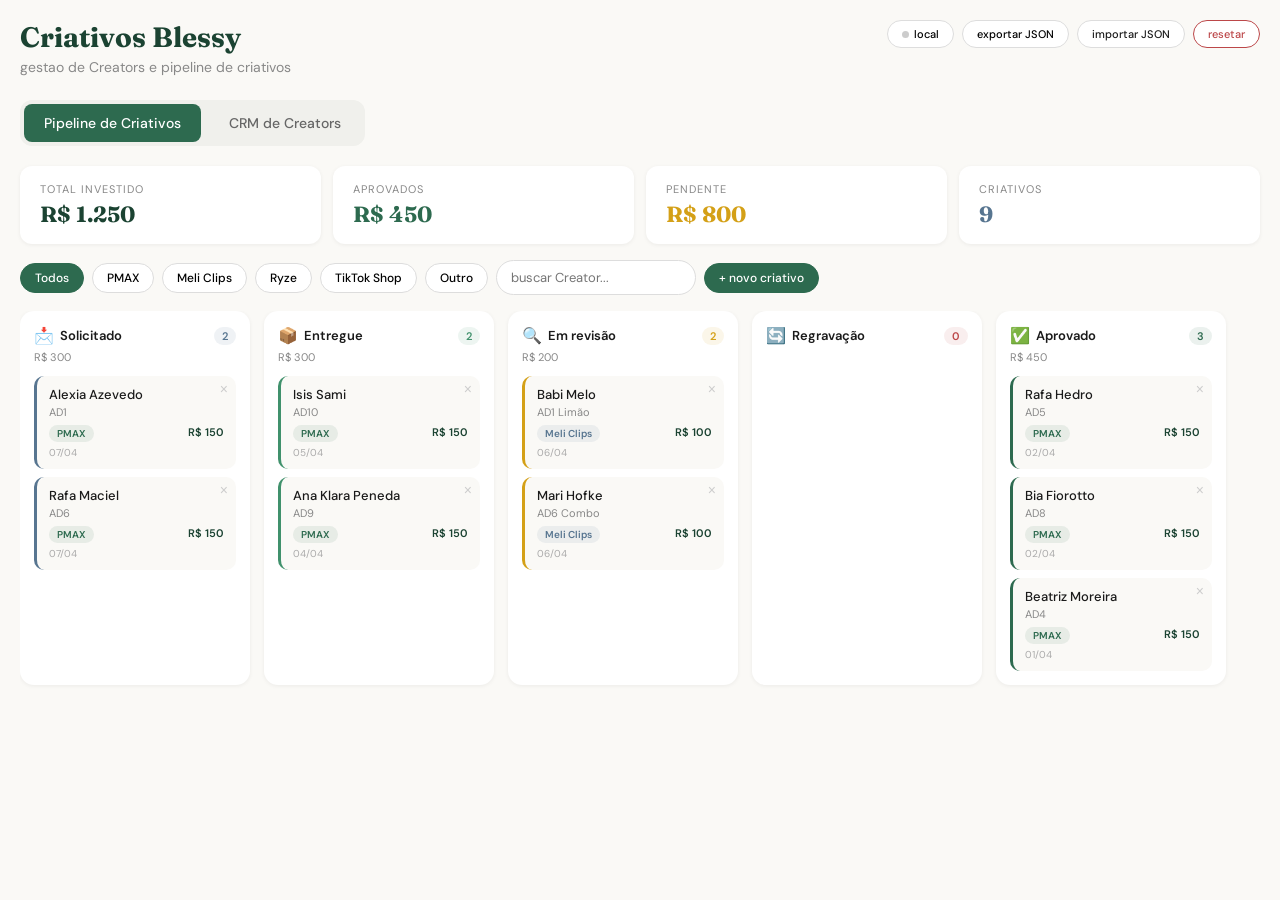
<file: index (4).html>
<!DOCTYPE html>
<html lang="pt-BR">
<head>
<meta charset="UTF-8" />
<meta name="viewport" content="width=device-width, initial-scale=1.0" />
<title>Criativos Blessy</title>
<link rel="preconnect" href="https://fonts.googleapis.com" />
<link rel="preconnect" href="https://fonts.gstatic.com" crossorigin />
<link href="https://fonts.googleapis.com/css2?family=DM+Sans:ital,opsz,wght@0,9..40,300;0,9..40,400;0,9..40,500;0,9..40,600;0,9..40,700;1,9..40,400&family=Fraunces:opsz,wght@9..144,400;9..144,600;9..144,700&display=swap" rel="stylesheet" />
<style>
*{box-sizing:border-box;margin:0;padding:0}body{font-family:DM Sans,sans-serif;background:#faf9f6;color:#1a1a1a;min-height:100vh}::-webkit-scrollbar{width:6px;height:6px}::-webkit-scrollbar-thumb{background:#ccc;border-radius:3px}.col-drop{transition:background .2s}.col-drop.over{background:#2d6a4f14!important}.card{transition:transform .15s,box-shadow .15s;cursor:grab}.card:hover{transform:translateY(-2px);box-shadow:0 6px 20px #0000001a}.card:active{cursor:grabbing}.tab-btn{border:none;background:none;cursor:pointer;padding:10px 20px;font-size:14px;font-weight:500;border-radius:8px;transition:all .2s;font-family:DM Sans,sans-serif}.tab-btn.active{background:#2d6a4f;color:#fff}.tab-btn:not(.active){color:#666}.tab-btn:not(.active):hover{background:#e8e8e8}.badge{display:inline-block;padding:2px 8px;border-radius:10px;font-size:11px;font-weight:600}.add-btn{border:2px dashed #ccc;background:none;cursor:pointer;padding:8px;border-radius:8px;width:100%;color:#999;font-size:13px;transition:all .2s;font-family:DM Sans}.add-btn:hover{border-color:#2d6a4f;color:#2d6a4f}.modal-overlay{position:fixed;top:0;right:0;bottom:0;left:0;background:#0006;display:flex;align-items:center;justify-content:center;z-index:100}.modal{background:#fff;border-radius:16px;padding:28px;width:400px;max-width:90vw;max-height:90vh;overflow-y:auto}.modal input,.modal select{width:100%;padding:10px 12px;border:1.5px solid #ddd;border-radius:8px;font-size:14px;font-family:DM Sans;margin-bottom:12px;outline:none}.modal input:focus,.modal select:focus{border-color:#2d6a4f}.modal-submit{background:#2d6a4f;color:#fff;border:none;padding:10px 20px;border-radius:8px;cursor:pointer;font-weight:600;font-family:DM Sans;width:100%;font-size:14px}.modal-submit:hover{background:#1b4332}.remove-btn{position:absolute;top:6px;right:8px;background:none;border:none;cursor:pointer;color:#ccc;font-size:14px;line-height:1}.remove-btn:hover{color:#bc4749}.stat-card{background:#fff;border-radius:12px;padding:16px 20px;flex:1;min-width:140px;box-shadow:0 1px 4px #0000000f}.filter-btn{border:1.5px solid #ddd;background:#fff;padding:6px 14px;border-radius:20px;font-size:12px;cursor:pointer;font-family:DM Sans;font-weight:500;transition:all .15s}.filter-btn.active{background:#2d6a4f;color:#fff;border-color:#2d6a4f}.search-input{padding:8px 14px;border:1.5px solid #ddd;border-radius:20px;font-size:13px;font-family:DM Sans;outline:none;width:200px}.search-input:focus{border-color:#2d6a4f}.criativo-row{display:flex;align-items:center;gap:6px;padding:5px 0;border-bottom:1px solid #f0efe9;font-size:11px}.criativo-row:last-child{border-bottom:none}.expand-btn{background:none;border:none;cursor:pointer;font-size:11px;color:#2d6a4f;font-family:DM Sans;font-weight:500;padding:4px 0}.expand-btn:hover{text-decoration:underline}.add-criativo-inline{background:none;border:1px dashed #ccc;cursor:pointer;font-size:10px;color:#999;font-family:DM Sans;padding:3px 8px;border-radius:6px;margin-top:4px}.add-criativo-inline:hover{border-color:#2d6a4f;color:#2d6a4f}.micro-remove{background:none;border:none;cursor:pointer;color:#ccc;font-size:12px;padding:0 2px;line-height:1}.micro-remove:hover{color:#bc4749}.toast{position:fixed;bottom:20px;right:20px;background:#1b4332;color:#fff;padding:10px 18px;border-radius:10px;font-size:13px;font-family:DM Sans;box-shadow:0 4px 16px #0003;animation:fadeIn .3s ease;z-index:200}@keyframes fadeIn{0%{opacity:0;transform:translateY(10px)}to{opacity:1;transform:translateY(0)}}
</style></head><body><div id="root"></div><script type="module">
(function(){const t=document.createElement("link").relList;if(t&&t.supports&&t.supports("modulepreload"))return;for(const l of document.querySelectorAll('link[rel="modulepreload"]'))r(l);new MutationObserver(l=>{for(const o of l)if(o.type==="childList")for(const i of o.addedNodes)i.tagName==="LINK"&&i.rel==="modulepreload"&&r(i)}).observe(document,{childList:!0,subtree:!0});function n(l){const o={};return l.integrity&&(o.integrity=l.integrity),l.referrerPolicy&&(o.referrerPolicy=l.referrerPolicy),l.crossOrigin==="use-credentials"?o.credentials="include":l.crossOrigin==="anonymous"?o.credentials="omit":o.credentials="same-origin",o}function r(l){if(l.ep)return;l.ep=!0;const o=n(l);fetch(l.href,o)}})();function Ic(e){return e&&e.__esModule&&Object.prototype.hasOwnProperty.call(e,"default")?e.default:e}var va={exports:{}},vl={},ha={exports:{}},I={};/**
 * @license React
 * react.production.min.js
 *
 * Copyright (c) Facebook, Inc. and its affiliates.
 *
 * This source code is licensed under the MIT license found in the
 * LICENSE file in the root directory of this source tree.
 */var cr=Symbol.for("react.element"),Fc=Symbol.for("react.portal"),Ac=Symbol.for("react.fragment"),Uc=Symbol.for("react.strict_mode"),Bc=Symbol.for("react.profiler"),$c=Symbol.for("react.provider"),Wc=Symbol.for("react.context"),Vc=Symbol.for("react.forward_ref"),Hc=Symbol.for("react.suspense"),Qc=Symbol.for("react.memo"),Kc=Symbol.for("react.lazy"),qi=Symbol.iterator;function Xc(e){return e===null||typeof e!="object"?null:(e=qi&&e[qi]||e["@@iterator"],typeof e=="function"?e:null)}var ya={isMounted:function(){return!1},enqueueForceUpdate:function(){},enqueueReplaceState:function(){},enqueueSetState:function(){}},ga=Object.assign,Sa={};function kn(e,t,n){this.props=e,this.context=t,this.refs=Sa,this.updater=n||ya}kn.prototype.isReactComponent={};kn.prototype.setState=function(e,t){if(typeof e!="object"&&typeof e!="function"&&e!=null)throw Error("setState(...): takes an object of state variables to update or a function which returns an object of state variables.");this.updater.enqueueSetState(this,e,t,"setState")};kn.prototype.forceUpdate=function(e){this.updater.enqueueForceUpdate(this,e,"forceUpdate")};function wa(){}wa.prototype=kn.prototype;function li(e,t,n){this.props=e,this.context=t,this.refs=Sa,this.updater=n||ya}var oi=li.prototype=new wa;oi.constructor=li;ga(oi,kn.prototype);oi.isPureReactComponent=!0;var bi=Array.isArray,ka=Object.prototype.hasOwnProperty,ii={current:null},xa={key:!0,ref:!0,__self:!0,__source:!0};function Ca(e,t,n){var r,l={},o=null,i=null;if(t!=null)for(r in t.ref!==void 0&&(i=t.ref),t.key!==void 0&&(o=""+t.key),t)ka.call(t,r)&&!xa.hasOwnProperty(r)&&(l[r]=t[r]);var u=arguments.length-2;if(u===1)l.children=n;else if(1<u){for(var a=Array(u),c=0;c<u;c++)a[c]=arguments[c+2];l.children=a}if(e&&e.defaultProps)for(r in u=e.defaultProps,u)l[r]===void 0&&(l[r]=u[r]);return{$$typeof:cr,type:e,key:o,ref:i,props:l,_owner:ii.current}}function Yc(e,t){return{$$typeof:cr,type:e.type,key:t,ref:e.ref,props:e.props,_owner:e._owner}}function ui(e){return typeof e=="object"&&e!==null&&e.$$typeof===cr}function Gc(e){var t={"=":"=0",":":"=2"};return"$"+e.replace(/[=:]/g,function(n){return t[n]})}var eu=/\/+/g;function Rl(e,t){return typeof e=="object"&&e!==null&&e.key!=null?Gc(""+e.key):t.toString(36)}function Dr(e,t,n,r,l){var o=typeof e;(o==="undefined"||o==="boolean")&&(e=null);var i=!1;if(e===null)i=!0;else switch(o){case"string":case"number":i=!0;break;case"object":switch(e.$$typeof){case cr:case Fc:i=!0}}if(i)return i=e,l=l(i),e=r===""?"."+Rl(i,0):r,bi(l)?(n="",e!=null&&(n=e.replace(eu,"$&/")+"/"),Dr(l,t,n,"",function(c){return c})):l!=null&&(ui(l)&&(l=Yc(l,n+(!l.key||i&&i.key===l.key?"":(""+l.key).replace(eu,"$&/")+"/")+e)),t.push(l)),1;if(i=0,r=r===""?".":r+":",bi(e))for(var u=0;u<e.length;u++){o=e[u];var a=r+Rl(o,u);i+=Dr(o,t,n,a,l)}else if(a=Xc(e),typeof a=="function")for(e=a.call(e),u=0;!(o=e.next()).done;)o=o.value,a=r+Rl(o,u++),i+=Dr(o,t,n,a,l);else if(o==="object")throw t=String(e),Error("Objects are not valid as a React child (found: "+(t==="[object Object]"?"object with keys {"+Object.keys(e).join(", ")+"}":t)+"). If you meant to render a collection of children, use an array instead.");return i}function vr(e,t,n){if(e==null)return e;var r=[],l=0;return Dr(e,r,"","",function(o){return t.call(n,o,l++)}),r}function Jc(e){if(e._status===-1){var t=e._result;t=t(),t.then(function(n){(e._status===0||e._status===-1)&&(e._status=1,e._result=n)},function(n){(e._status===0||e._status===-1)&&(e._status=2,e._result=n)}),e._status===-1&&(e._status=0,e._result=t)}if(e._status===1)return e._result.default;throw e._result}var ge={current:null},Mr={transition:null},Zc={ReactCurrentDispatcher:ge,ReactCurrentBatchConfig:Mr,ReactCurrentOwner:ii};function Ea(){throw Error("act(...) is not supported in production builds of React.")}I.Children={map:vr,forEach:function(e,t,n){vr(e,function(){t.apply(this,arguments)},n)},count:function(e){var t=0;return vr(e,function(){t++}),t},toArray:function(e){return vr(e,function(t){return t})||[]},only:function(e){if(!ui(e))throw Error("React.Children.only expected to receive a single React element child.");return e}};I.Component=kn;I.Fragment=Ac;I.Profiler=Bc;I.PureComponent=li;I.StrictMode=Uc;I.Suspense=Hc;I.__SECRET_INTERNALS_DO_NOT_USE_OR_YOU_WILL_BE_FIRED=Zc;I.act=Ea;I.cloneElement=function(e,t,n){if(e==null)throw Error("React.cloneElement(...): The argument must be a React element, but you passed "+e+".");var r=ga({},e.props),l=e.key,o=e.ref,i=e._owner;if(t!=null){if(t.ref!==void 0&&(o=t.ref,i=ii.current),t.key!==void 0&&(l=""+t.key),e.type&&e.type.defaultProps)var u=e.type.defaultProps;for(a in t)ka.call(t,a)&&!xa.hasOwnProperty(a)&&(r[a]=t[a]===void 0&&u!==void 0?u[a]:t[a])}var a=arguments.length-2;if(a===1)r.children=n;else if(1<a){u=Array(a);for(var c=0;c<a;c++)u[c]=arguments[c+2];r.children=u}return{$$typeof:cr,type:e.type,key:l,ref:o,props:r,_owner:i}};I.createContext=function(e){return e={$$typeof:Wc,_currentValue:e,_currentValue2:e,_threadCount:0,Provider:null,Consumer:null,_defaultValue:null,_globalName:null},e.Provider={$$typeof:$c,_context:e},e.Consumer=e};I.createElement=Ca;I.createFactory=function(e){var t=Ca.bind(null,e);return t.type=e,t};I.createRef=function(){return{current:null}};I.forwardRef=function(e){return{$$typeof:Vc,render:e}};I.isValidElement=ui;I.lazy=function(e){return{$$typeof:Kc,_payload:{_status:-1,_result:e},_init:Jc}};I.memo=function(e,t){return{$$typeof:Qc,type:e,compare:t===void 0?null:t}};I.startTransition=function(e){var t=Mr.transition;Mr.transition={};try{e()}finally{Mr.transition=t}};I.unstable_act=Ea;I.useCallback=function(e,t){return ge.current.useCallback(e,t)};I.useContext=function(e){return ge.current.useContext(e)};I.useDebugValue=function(){};I.useDeferredValue=function(e){return ge.current.useDeferredValue(e)};I.useEffect=function(e,t){return ge.current.useEffect(e,t)};I.useId=function(){return ge.current.useId()};I.useImperativeHandle=function(e,t,n){return ge.current.useImperativeHandle(e,t,n)};I.useInsertionEffect=function(e,t){return ge.current.useInsertionEffect(e,t)};I.useLayoutEffect=function(e,t){return ge.current.useLayoutEffect(e,t)};I.useMemo=function(e,t){return ge.current.useMemo(e,t)};I.useReducer=function(e,t,n){return ge.current.useReducer(e,t,n)};I.useRef=function(e){return ge.current.useRef(e)};I.useState=function(e){return ge.current.useState(e)};I.useSyncExternalStore=function(e,t,n){return ge.current.useSyncExternalStore(e,t,n)};I.useTransition=function(){return ge.current.useTransition()};I.version="18.3.1";ha.exports=I;var $=ha.exports;const qc=Ic($);/**
 * @license React
 * react-jsx-runtime.production.min.js
 *
 * Copyright (c) Facebook, Inc. and its affiliates.
 *
 * This source code is licensed under the MIT license found in the
 * LICENSE file in the root directory of this source tree.
 */var bc=$,ef=Symbol.for("react.element"),tf=Symbol.for("react.fragment"),nf=Object.prototype.hasOwnProperty,rf=bc.__SECRET_INTERNALS_DO_NOT_USE_OR_YOU_WILL_BE_FIRED.ReactCurrentOwner,lf={key:!0,ref:!0,__self:!0,__source:!0};function _a(e,t,n){var r,l={},o=null,i=null;n!==void 0&&(o=""+n),t.key!==void 0&&(o=""+t.key),t.ref!==void 0&&(i=t.ref);for(r in t)nf.call(t,r)&&!lf.hasOwnProperty(r)&&(l[r]=t[r]);if(e&&e.defaultProps)for(r in t=e.defaultProps,t)l[r]===void 0&&(l[r]=t[r]);return{$$typeof:ef,type:e,key:o,ref:i,props:l,_owner:rf.current}}vl.Fragment=tf;vl.jsx=_a;vl.jsxs=_a;va.exports=vl;var m=va.exports,ao={},Pa={exports:{}},Te={},Na={exports:{}},ja={};/**
 * @license React
 * scheduler.production.min.js
 *
 * Copyright (c) Facebook, Inc. and its affiliates.
 *
 * This source code is licensed under the MIT license found in the
 * LICENSE file in the root directory of this source tree.
 */(function(e){function t(P,R){var O=P.length;P.push(R);e:for(;0<O;){var K=O-1>>>1,ee=P[K];if(0<l(ee,R))P[K]=R,P[O]=ee,O=K;else break e}}function n(P){return P.length===0?null:P[0]}function r(P){if(P.length===0)return null;var R=P[0],O=P.pop();if(O!==R){P[0]=O;e:for(var K=0,ee=P.length,Lt=ee>>>1;K<Lt;){var Ke=2*(K+1)-1,_n=P[Ke],qe=Ke+1,Kt=P[qe];if(0>l(_n,O))qe<ee&&0>l(Kt,_n)?(P[K]=Kt,P[qe]=O,K=qe):(P[K]=_n,P[Ke]=O,K=Ke);else if(qe<ee&&0>l(Kt,O))P[K]=Kt,P[qe]=O,K=qe;else break e}}return R}function l(P,R){var O=P.sortIndex-R.sortIndex;return O!==0?O:P.id-R.id}if(typeof performance=="object"&&typeof performance.now=="function"){var o=performance;e.unstable_now=function(){return o.now()}}else{var i=Date,u=i.now();e.unstable_now=function(){return i.now()-u}}var a=[],c=[],y=1,h=null,v=3,w=!1,x=!1,E=!1,B=typeof setTimeout=="function"?setTimeout:null,f=typeof clearTimeout=="function"?clearTimeout:null,s=typeof setImmediate<"u"?setImmediate:null;typeof navigator<"u"&&navigator.scheduling!==void 0&&navigator.scheduling.isInputPending!==void 0&&navigator.scheduling.isInputPending.bind(navigator.scheduling);function d(P){for(var R=n(c);R!==null;){if(R.callback===null)r(c);else if(R.startTime<=P)r(c),R.sortIndex=R.expirationTime,t(a,R);else break;R=n(c)}}function g(P){if(E=!1,d(P),!x)if(n(a)!==null)x=!0,Tt(_);else{var R=n(c);R!==null&&En(g,R.startTime-P)}}function _(P,R){x=!1,E&&(E=!1,f(T),T=-1),w=!0;var O=v;try{for(d(R),h=n(a);h!==null&&(!(h.expirationTime>R)||P&&!me());){var K=h.callback;if(typeof K=="function"){h.callback=null,v=h.priorityLevel;var ee=K(h.expirationTime<=R);R=e.unstable_now(),typeof ee=="function"?h.callback=ee:h===n(a)&&r(a),d(R)}else r(a);h=n(a)}if(h!==null)var Lt=!0;else{var Ke=n(c);Ke!==null&&En(g,Ke.startTime-R),Lt=!1}return Lt}finally{h=null,v=O,w=!1}}var j=!1,z=null,T=-1,Q=5,D=-1;function me(){return!(e.unstable_now()-D<Q)}function zt(){if(z!==null){var P=e.unstable_now();D=P;var R=!0;try{R=z(!0,P)}finally{R?Qe():(j=!1,z=null)}}else j=!1}var Qe;if(typeof s=="function")Qe=function(){s(zt)};else if(typeof MessageChannel<"u"){var ie=new MessageChannel,ve=ie.port2;ie.port1.onmessage=zt,Qe=function(){ve.postMessage(null)}}else Qe=function(){B(zt,0)};function Tt(P){z=P,j||(j=!0,Qe())}function En(P,R){T=B(function(){P(e.unstable_now())},R)}e.unstable_IdlePriority=5,e.unstable_ImmediatePriority=1,e.unstable_LowPriority=4,e.unstable_NormalPriority=3,e.unstable_Profiling=null,e.unstable_UserBlockingPriority=2,e.unstable_cancelCallback=function(P){P.callback=null},e.unstable_continueExecution=function(){x||w||(x=!0,Tt(_))},e.unstable_forceFrameRate=function(P){0>P||125<P?console.error("forceFrameRate takes a positive int between 0 and 125, forcing frame rates higher than 125 fps is not supported"):Q=0<P?Math.floor(1e3/P):5},e.unstable_getCurrentPriorityLevel=function(){return v},e.unstable_getFirstCallbackNode=function(){return n(a)},e.unstable_next=function(P){switch(v){case 1:case 2:case 3:var R=3;break;default:R=v}var O=v;v=R;try{return P()}finally{v=O}},e.unstable_pauseExecution=function(){},e.unstable_requestPaint=function(){},e.unstable_runWithPriority=function(P,R){switch(P){case 1:case 2:case 3:case 4:case 5:break;default:P=3}var O=v;v=P;try{return R()}finally{v=O}},e.unstable_scheduleCallback=function(P,R,O){var K=e.unstable_now();switch(typeof O=="object"&&O!==null?(O=O.delay,O=typeof O=="number"&&0<O?K+O:K):O=K,P){case 1:var ee=-1;break;case 2:ee=250;break;case 5:ee=1073741823;break;case 4:ee=1e4;break;default:ee=5e3}return ee=O+ee,P={id:y++,callback:R,priorityLevel:P,startTime:O,expirationTime:ee,sortIndex:-1},O>K?(P.sortIndex=O,t(c,P),n(a)===null&&P===n(c)&&(E?(f(T),T=-1):E=!0,En(g,O-K))):(P.sortIndex=ee,t(a,P),x||w||(x=!0,Tt(_))),P},e.unstable_shouldYield=me,e.unstable_wrapCallback=function(P){var R=v;return function(){var O=v;v=R;try{return P.apply(this,arguments)}finally{v=O}}}})(ja);Na.exports=ja;var of=Na.exports;/**
 * @license React
 * react-dom.production.min.js
 *
 * Copyright (c) Facebook, Inc. and its affiliates.
 *
 * This source code is licensed under the MIT license found in the
 * LICENSE file in the root directory of this source tree.
 */var uf=$,ze=of;function S(e){for(var t="https://reactjs.org/docs/error-decoder.html?invariant="+e,n=1;n<arguments.length;n++)t+="&args[]="+encodeURIComponent(arguments[n]);return"Minified React error #"+e+"; visit "+t+" for the full message or use the non-minified dev environment for full errors and additional helpful warnings."}var za=new Set,Xn={};function Ht(e,t){mn(e,t),mn(e+"Capture",t)}function mn(e,t){for(Xn[e]=t,e=0;e<t.length;e++)za.add(t[e])}var lt=!(typeof window>"u"||typeof window.document>"u"||typeof window.document.createElement>"u"),so=Object.prototype.hasOwnProperty,af=/^[:A-Z_a-z\u00C0-\u00D6\u00D8-\u00F6\u00F8-\u02FF\u0370-\u037D\u037F-\u1FFF\u200C-\u200D\u2070-\u218F\u2C00-\u2FEF\u3001-\uD7FF\uF900-\uFDCF\uFDF0-\uFFFD][:A-Z_a-z\u00C0-\u00D6\u00D8-\u00F6\u00F8-\u02FF\u0370-\u037D\u037F-\u1FFF\u200C-\u200D\u2070-\u218F\u2C00-\u2FEF\u3001-\uD7FF\uF900-\uFDCF\uFDF0-\uFFFD\-.0-9\u00B7\u0300-\u036F\u203F-\u2040]*$/,tu={},nu={};function sf(e){return so.call(nu,e)?!0:so.call(tu,e)?!1:af.test(e)?nu[e]=!0:(tu[e]=!0,!1)}function cf(e,t,n,r){if(n!==null&&n.type===0)return!1;switch(typeof t){case"function":case"symbol":return!0;case"boolean":return r?!1:n!==null?!n.acceptsBooleans:(e=e.toLowerCase().slice(0,5),e!=="data-"&&e!=="aria-");default:return!1}}function ff(e,t,n,r){if(t===null||typeof t>"u"||cf(e,t,n,r))return!0;if(r)return!1;if(n!==null)switch(n.type){case 3:return!t;case 4:return t===!1;case 5:return isNaN(t);case 6:return isNaN(t)||1>t}return!1}function Se(e,t,n,r,l,o,i){this.acceptsBooleans=t===2||t===3||t===4,this.attributeName=r,this.attributeNamespace=l,this.mustUseProperty=n,this.propertyName=e,this.type=t,this.sanitizeURL=o,this.removeEmptyString=i}var se={};"children dangerouslySetInnerHTML defaultValue defaultChecked innerHTML suppressContentEditableWarning suppressHydrationWarning style".split(" ").forEach(function(e){se[e]=new Se(e,0,!1,e,null,!1,!1)});[["acceptCharset","accept-charset"],["className","class"],["htmlFor","for"],["httpEquiv","http-equiv"]].forEach(function(e){var t=e[0];se[t]=new Se(t,1,!1,e[1],null,!1,!1)});["contentEditable","draggable","spellCheck","value"].forEach(function(e){se[e]=new Se(e,2,!1,e.toLowerCase(),null,!1,!1)});["autoReverse","externalResourcesRequired","focusable","preserveAlpha"].forEach(function(e){se[e]=new Se(e,2,!1,e,null,!1,!1)});"allowFullScreen async autoFocus autoPlay controls default defer disabled disablePictureInPicture disableRemotePlayback formNoValidate hidden loop noModule noValidate open playsInline readOnly required reversed scoped seamless itemScope".split(" ").forEach(function(e){se[e]=new Se(e,3,!1,e.toLowerCase(),null,!1,!1)});["checked","multiple","muted","selected"].forEach(function(e){se[e]=new Se(e,3,!0,e,null,!1,!1)});["capture","download"].forEach(function(e){se[e]=new Se(e,4,!1,e,null,!1,!1)});["cols","rows","size","span"].forEach(function(e){se[e]=new Se(e,6,!1,e,null,!1,!1)});["rowSpan","start"].forEach(function(e){se[e]=new Se(e,5,!1,e.toLowerCase(),null,!1,!1)});var ai=/[\-:]([a-z])/g;function si(e){return e[1].toUpperCase()}"accent-height alignment-baseline arabic-form baseline-shift cap-height clip-path clip-rule color-interpolation color-interpolation-filters color-profile color-rendering dominant-baseline enable-background fill-opacity fill-rule flood-color flood-opacity font-family font-size font-size-adjust font-stretch font-style font-variant font-weight glyph-name glyph-orientation-horizontal glyph-orientation-vertical horiz-adv-x horiz-origin-x image-rendering letter-spacing lighting-color marker-end marker-mid marker-start overline-position overline-thickness paint-order panose-1 pointer-events rendering-intent shape-rendering stop-color stop-opacity strikethrough-position strikethrough-thickness stroke-dasharray stroke-dashoffset stroke-linecap stroke-linejoin stroke-miterlimit stroke-opacity stroke-width text-anchor text-decoration text-rendering underline-position underline-thickness unicode-bidi unicode-range units-per-em v-alphabetic v-hanging v-ideographic v-mathematical vector-effect vert-adv-y vert-origin-x vert-origin-y word-spacing writing-mode xmlns:xlink x-height".split(" ").forEach(function(e){var t=e.replace(ai,si);se[t]=new Se(t,1,!1,e,null,!1,!1)});"xlink:actuate xlink:arcrole xlink:role xlink:show xlink:title xlink:type".split(" ").forEach(function(e){var t=e.replace(ai,si);se[t]=new Se(t,1,!1,e,"http://www.w3.org/1999/xlink",!1,!1)});["xml:base","xml:lang","xml:space"].forEach(function(e){var t=e.replace(ai,si);se[t]=new Se(t,1,!1,e,"http://www.w3.org/XML/1998/namespace",!1,!1)});["tabIndex","crossOrigin"].forEach(function(e){se[e]=new Se(e,1,!1,e.toLowerCase(),null,!1,!1)});se.xlinkHref=new Se("xlinkHref",1,!1,"xlink:href","http://www.w3.org/1999/xlink",!0,!1);["src","href","action","formAction"].forEach(function(e){se[e]=new Se(e,1,!1,e.toLowerCase(),null,!0,!0)});function ci(e,t,n,r){var l=se.hasOwnProperty(t)?se[t]:null;(l!==null?l.type!==0:r||!(2<t.length)||t[0]!=="o"&&t[0]!=="O"||t[1]!=="n"&&t[1]!=="N")&&(ff(t,n,l,r)&&(n=null),r||l===null?sf(t)&&(n===null?e.removeAttribute(t):e.setAttribute(t,""+n)):l.mustUseProperty?e[l.propertyName]=n===null?l.type===3?!1:"":n:(t=l.attributeName,r=l.attributeNamespace,n===null?e.removeAttribute(t):(l=l.type,n=l===3||l===4&&n===!0?"":""+n,r?e.setAttributeNS(r,t,n):e.setAttribute(t,n))))}var at=uf.__SECRET_INTERNALS_DO_NOT_USE_OR_YOU_WILL_BE_FIRED,hr=Symbol.for("react.element"),Gt=Symbol.for("react.portal"),Jt=Symbol.for("react.fragment"),fi=Symbol.for("react.strict_mode"),co=Symbol.for("react.profiler"),Ta=Symbol.for("react.provider"),La=Symbol.for("react.context"),di=Symbol.for("react.forward_ref"),fo=Symbol.for("react.suspense"),po=Symbol.for("react.suspense_list"),pi=Symbol.for("react.memo"),ct=Symbol.for("react.lazy"),Ra=Symbol.for("react.offscreen"),ru=Symbol.iterator;function Pn(e){return e===null||typeof e!="object"?null:(e=ru&&e[ru]||e["@@iterator"],typeof e=="function"?e:null)}var J=Object.assign,Dl;function Mn(e){if(Dl===void 0)try{throw Error()}catch(n){var t=n.stack.trim().match(/\n( *(at )?)/);Dl=t&&t[1]||""}return`
`+Dl+e}var Ml=!1;function Ol(e,t){if(!e||Ml)return"";Ml=!0;var n=Error.prepareStackTrace;Error.prepareStackTrace=void 0;try{if(t)if(t=function(){throw Error()},Object.defineProperty(t.prototype,"props",{set:function(){throw Error()}}),typeof Reflect=="object"&&Reflect.construct){try{Reflect.construct(t,[])}catch(c){var r=c}Reflect.construct(e,[],t)}else{try{t.call()}catch(c){r=c}e.call(t.prototype)}else{try{throw Error()}catch(c){r=c}e()}}catch(c){if(c&&r&&typeof c.stack=="string"){for(var l=c.stack.split(`
`),o=r.stack.split(`
`),i=l.length-1,u=o.length-1;1<=i&&0<=u&&l[i]!==o[u];)u--;for(;1<=i&&0<=u;i--,u--)if(l[i]!==o[u]){if(i!==1||u!==1)do if(i--,u--,0>u||l[i]!==o[u]){var a=`
`+l[i].replace(" at new "," at ");return e.displayName&&a.includes("<anonymous>")&&(a=a.replace("<anonymous>",e.displayName)),a}while(1<=i&&0<=u);break}}}finally{Ml=!1,Error.prepareStackTrace=n}return(e=e?e.displayName||e.name:"")?Mn(e):""}function df(e){switch(e.tag){case 5:return Mn(e.type);case 16:return Mn("Lazy");case 13:return Mn("Suspense");case 19:return Mn("SuspenseList");case 0:case 2:case 15:return e=Ol(e.type,!1),e;case 11:return e=Ol(e.type.render,!1),e;case 1:return e=Ol(e.type,!0),e;default:return""}}function mo(e){if(e==null)return null;if(typeof e=="function")return e.displayName||e.name||null;if(typeof e=="string")return e;switch(e){case Jt:return"Fragment";case Gt:return"Portal";case co:return"Profiler";case fi:return"StrictMode";case fo:return"Suspense";case po:return"SuspenseList"}if(typeof e=="object")switch(e.$$typeof){case La:return(e.displayName||"Context")+".Consumer";case Ta:return(e._context.displayName||"Context")+".Provider";case di:var t=e.render;return e=e.displayName,e||(e=t.displayName||t.name||"",e=e!==""?"ForwardRef("+e+")":"ForwardRef"),e;case pi:return t=e.displayName||null,t!==null?t:mo(e.type)||"Memo";case ct:t=e._payload,e=e._init;try{return mo(e(t))}catch{}}return null}function pf(e){var t=e.type;switch(e.tag){case 24:return"Cache";case 9:return(t.displayName||"Context")+".Consumer";case 10:return(t._context.displayName||"Context")+".Provider";case 18:return"DehydratedFragment";case 11:return e=t.render,e=e.displayName||e.name||"",t.displayName||(e!==""?"ForwardRef("+e+")":"ForwardRef");case 7:return"Fragment";case 5:return t;case 4:return"Portal";case 3:return"Root";case 6:return"Text";case 16:return mo(t);case 8:return t===fi?"StrictMode":"Mode";case 22:return"Offscreen";case 12:return"Profiler";case 21:return"Scope";case 13:return"Suspense";case 19:return"SuspenseList";case 25:return"TracingMarker";case 1:case 0:case 17:case 2:case 14:case 15:if(typeof t=="function")return t.displayName||t.name||null;if(typeof t=="string")return t}return null}function Et(e){switch(typeof e){case"boolean":case"number":case"string":case"undefined":return e;case"object":return e;default:return""}}function Da(e){var t=e.type;return(e=e.nodeName)&&e.toLowerCase()==="input"&&(t==="checkbox"||t==="radio")}function mf(e){var t=Da(e)?"checked":"value",n=Object.getOwnPropertyDescriptor(e.constructor.prototype,t),r=""+e[t];if(!e.hasOwnProperty(t)&&typeof n<"u"&&typeof n.get=="function"&&typeof n.set=="function"){var l=n.get,o=n.set;return Object.defineProperty(e,t,{configurable:!0,get:function(){return l.call(this)},set:function(i){r=""+i,o.call(this,i)}}),Object.defineProperty(e,t,{enumerable:n.enumerable}),{getValue:function(){return r},setValue:function(i){r=""+i},stopTracking:function(){e._valueTracker=null,delete e[t]}}}}function yr(e){e._valueTracker||(e._valueTracker=mf(e))}function Ma(e){if(!e)return!1;var t=e._valueTracker;if(!t)return!0;var n=t.getValue(),r="";return e&&(r=Da(e)?e.checked?"true":"false":e.value),e=r,e!==n?(t.setValue(e),!0):!1}function Qr(e){if(e=e||(typeof document<"u"?document:void 0),typeof e>"u")return null;try{return e.activeElement||e.body}catch{return e.body}}function vo(e,t){var n=t.checked;return J({},t,{defaultChecked:void 0,defaultValue:void 0,value:void 0,checked:n??e._wrapperState.initialChecked})}function lu(e,t){var n=t.defaultValue==null?"":t.defaultValue,r=t.checked!=null?t.checked:t.defaultChecked;n=Et(t.value!=null?t.value:n),e._wrapperState={initialChecked:r,initialValue:n,controlled:t.type==="checkbox"||t.type==="radio"?t.checked!=null:t.value!=null}}function Oa(e,t){t=t.checked,t!=null&&ci(e,"checked",t,!1)}function ho(e,t){Oa(e,t);var n=Et(t.value),r=t.type;if(n!=null)r==="number"?(n===0&&e.value===""||e.value!=n)&&(e.value=""+n):e.value!==""+n&&(e.value=""+n);else if(r==="submit"||r==="reset"){e.removeAttribute("value");return}t.hasOwnProperty("value")?yo(e,t.type,n):t.hasOwnProperty("defaultValue")&&yo(e,t.type,Et(t.defaultValue)),t.checked==null&&t.defaultChecked!=null&&(e.defaultChecked=!!t.defaultChecked)}function ou(e,t,n){if(t.hasOwnProperty("value")||t.hasOwnProperty("defaultValue")){var r=t.type;if(!(r!=="submit"&&r!=="reset"||t.value!==void 0&&t.value!==null))return;t=""+e._wrapperState.initialValue,n||t===e.value||(e.value=t),e.defaultValue=t}n=e.name,n!==""&&(e.name=""),e.defaultChecked=!!e._wrapperState.initialChecked,n!==""&&(e.name=n)}function yo(e,t,n){(t!=="number"||Qr(e.ownerDocument)!==e)&&(n==null?e.defaultValue=""+e._wrapperState.initialValue:e.defaultValue!==""+n&&(e.defaultValue=""+n))}var On=Array.isArray;function an(e,t,n,r){if(e=e.options,t){t={};for(var l=0;l<n.length;l++)t["$"+n[l]]=!0;for(n=0;n<e.length;n++)l=t.hasOwnProperty("$"+e[n].value),e[n].selected!==l&&(e[n].selected=l),l&&r&&(e[n].defaultSelected=!0)}else{for(n=""+Et(n),t=null,l=0;l<e.length;l++){if(e[l].value===n){e[l].selected=!0,r&&(e[l].defaultSelected=!0);return}t!==null||e[l].disabled||(t=e[l])}t!==null&&(t.selected=!0)}}function go(e,t){if(t.dangerouslySetInnerHTML!=null)throw Error(S(91));return J({},t,{value:void 0,defaultValue:void 0,children:""+e._wrapperState.initialValue})}function iu(e,t){var n=t.value;if(n==null){if(n=t.children,t=t.defaultValue,n!=null){if(t!=null)throw Error(S(92));if(On(n)){if(1<n.length)throw Error(S(93));n=n[0]}t=n}t==null&&(t=""),n=t}e._wrapperState={initialValue:Et(n)}}function Ia(e,t){var n=Et(t.value),r=Et(t.defaultValue);n!=null&&(n=""+n,n!==e.value&&(e.value=n),t.defaultValue==null&&e.defaultValue!==n&&(e.defaultValue=n)),r!=null&&(e.defaultValue=""+r)}function uu(e){var t=e.textContent;t===e._wrapperState.initialValue&&t!==""&&t!==null&&(e.value=t)}function Fa(e){switch(e){case"svg":return"http://www.w3.org/2000/svg";case"math":return"http://www.w3.org/1998/Math/MathML";default:return"http://www.w3.org/1999/xhtml"}}function So(e,t){return e==null||e==="http://www.w3.org/1999/xhtml"?Fa(t):e==="http://www.w3.org/2000/svg"&&t==="foreignObject"?"http://www.w3.org/1999/xhtml":e}var gr,Aa=function(e){return typeof MSApp<"u"&&MSApp.execUnsafeLocalFunction?function(t,n,r,l){MSApp.execUnsafeLocalFunction(function(){return e(t,n,r,l)})}:e}(function(e,t){if(e.namespaceURI!=="http://www.w3.org/2000/svg"||"innerHTML"in e)e.innerHTML=t;else{for(gr=gr||document.createElement("div"),gr.innerHTML="<svg>"+t.valueOf().toString()+"</svg>",t=gr.firstChild;e.firstChild;)e.removeChild(e.firstChild);for(;t.firstChild;)e.appendChild(t.firstChild)}});function Yn(e,t){if(t){var n=e.firstChild;if(n&&n===e.lastChild&&n.nodeType===3){n.nodeValue=t;return}}e.textContent=t}var An={animationIterationCount:!0,aspectRatio:!0,borderImageOutset:!0,borderImageSlice:!0,borderImageWidth:!0,boxFlex:!0,boxFlexGroup:!0,boxOrdinalGroup:!0,columnCount:!0,columns:!0,flex:!0,flexGrow:!0,flexPositive:!0,flexShrink:!0,flexNegative:!0,flexOrder:!0,gridArea:!0,gridRow:!0,gridRowEnd:!0,gridRowSpan:!0,gridRowStart:!0,gridColumn:!0,gridColumnEnd:!0,gridColumnSpan:!0,gridColumnStart:!0,fontWeight:!0,lineClamp:!0,lineHeight:!0,opacity:!0,order:!0,orphans:!0,tabSize:!0,widows:!0,zIndex:!0,zoom:!0,fillOpacity:!0,floodOpacity:!0,stopOpacity:!0,strokeDasharray:!0,strokeDashoffset:!0,strokeMiterlimit:!0,strokeOpacity:!0,strokeWidth:!0},vf=["Webkit","ms","Moz","O"];Object.keys(An).forEach(function(e){vf.forEach(function(t){t=t+e.charAt(0).toUpperCase()+e.substring(1),An[t]=An[e]})});function Ua(e,t,n){return t==null||typeof t=="boolean"||t===""?"":n||typeof t!="number"||t===0||An.hasOwnProperty(e)&&An[e]?(""+t).trim():t+"px"}function Ba(e,t){e=e.style;for(var n in t)if(t.hasOwnProperty(n)){var r=n.indexOf("--")===0,l=Ua(n,t[n],r);n==="float"&&(n="cssFloat"),r?e.setProperty(n,l):e[n]=l}}var hf=J({menuitem:!0},{area:!0,base:!0,br:!0,col:!0,embed:!0,hr:!0,img:!0,input:!0,keygen:!0,link:!0,meta:!0,param:!0,source:!0,track:!0,wbr:!0});function wo(e,t){if(t){if(hf[e]&&(t.children!=null||t.dangerouslySetInnerHTML!=null))throw Error(S(137,e));if(t.dangerouslySetInnerHTML!=null){if(t.children!=null)throw Error(S(60));if(typeof t.dangerouslySetInnerHTML!="object"||!("__html"in t.dangerouslySetInnerHTML))throw Error(S(61))}if(t.style!=null&&typeof t.style!="object")throw Error(S(62))}}function ko(e,t){if(e.indexOf("-")===-1)return typeof t.is=="string";switch(e){case"annotation-xml":case"color-profile":case"font-face":case"font-face-src":case"font-face-uri":case"font-face-format":case"font-face-name":case"missing-glyph":return!1;default:return!0}}var xo=null;function mi(e){return e=e.target||e.srcElement||window,e.correspondingUseElement&&(e=e.correspondingUseElement),e.nodeType===3?e.parentNode:e}var Co=null,sn=null,cn=null;function au(e){if(e=pr(e)){if(typeof Co!="function")throw Error(S(280));var t=e.stateNode;t&&(t=wl(t),Co(e.stateNode,e.type,t))}}function $a(e){sn?cn?cn.push(e):cn=[e]:sn=e}function Wa(){if(sn){var e=sn,t=cn;if(cn=sn=null,au(e),t)for(e=0;e<t.length;e++)au(t[e])}}function Va(e,t){return e(t)}function Ha(){}var Il=!1;function Qa(e,t,n){if(Il)return e(t,n);Il=!0;try{return Va(e,t,n)}finally{Il=!1,(sn!==null||cn!==null)&&(Ha(),Wa())}}function Gn(e,t){var n=e.stateNode;if(n===null)return null;var r=wl(n);if(r===null)return null;n=r[t];e:switch(t){case"onClick":case"onClickCapture":case"onDoubleClick":case"onDoubleClickCapture":case"onMouseDown":case"onMouseDownCapture":case"onMouseMove":case"onMouseMoveCapture":case"onMouseUp":case"onMouseUpCapture":case"onMouseEnter":(r=!r.disabled)||(e=e.type,r=!(e==="button"||e==="input"||e==="select"||e==="textarea")),e=!r;break e;default:e=!1}if(e)return null;if(n&&typeof n!="function")throw Error(S(231,t,typeof n));return n}var Eo=!1;if(lt)try{var Nn={};Object.defineProperty(Nn,"passive",{get:function(){Eo=!0}}),window.addEventListener("test",Nn,Nn),window.removeEventListener("test",Nn,Nn)}catch{Eo=!1}function yf(e,t,n,r,l,o,i,u,a){var c=Array.prototype.slice.call(arguments,3);try{t.apply(n,c)}catch(y){this.onError(y)}}var Un=!1,Kr=null,Xr=!1,_o=null,gf={onError:function(e){Un=!0,Kr=e}};function Sf(e,t,n,r,l,o,i,u,a){Un=!1,Kr=null,yf.apply(gf,arguments)}function wf(e,t,n,r,l,o,i,u,a){if(Sf.apply(this,arguments),Un){if(Un){var c=Kr;Un=!1,Kr=null}else throw Error(S(198));Xr||(Xr=!0,_o=c)}}function Qt(e){var t=e,n=e;if(e.alternate)for(;t.return;)t=t.return;else{e=t;do t=e,t.flags&4098&&(n=t.return),e=t.return;while(e)}return t.tag===3?n:null}function Ka(e){if(e.tag===13){var t=e.memoizedState;if(t===null&&(e=e.alternate,e!==null&&(t=e.memoizedState)),t!==null)return t.dehydrated}return null}function su(e){if(Qt(e)!==e)throw Error(S(188))}function kf(e){var t=e.alternate;if(!t){if(t=Qt(e),t===null)throw Error(S(188));return t!==e?null:e}for(var n=e,r=t;;){var l=n.return;if(l===null)break;var o=l.alternate;if(o===null){if(r=l.return,r!==null){n=r;continue}break}if(l.child===o.child){for(o=l.child;o;){if(o===n)return su(l),e;if(o===r)return su(l),t;o=o.sibling}throw Error(S(188))}if(n.return!==r.return)n=l,r=o;else{for(var i=!1,u=l.child;u;){if(u===n){i=!0,n=l,r=o;break}if(u===r){i=!0,r=l,n=o;break}u=u.sibling}if(!i){for(u=o.child;u;){if(u===n){i=!0,n=o,r=l;break}if(u===r){i=!0,r=o,n=l;break}u=u.sibling}if(!i)throw Error(S(189))}}if(n.alternate!==r)throw Error(S(190))}if(n.tag!==3)throw Error(S(188));return n.stateNode.current===n?e:t}function Xa(e){return e=kf(e),e!==null?Ya(e):null}function Ya(e){if(e.tag===5||e.tag===6)return e;for(e=e.child;e!==null;){var t=Ya(e);if(t!==null)return t;e=e.sibling}return null}var Ga=ze.unstable_scheduleCallback,cu=ze.unstable_cancelCallback,xf=ze.unstable_shouldYield,Cf=ze.unstable_requestPaint,b=ze.unstable_now,Ef=ze.unstable_getCurrentPriorityLevel,vi=ze.unstable_ImmediatePriority,Ja=ze.unstable_UserBlockingPriority,Yr=ze.unstable_NormalPriority,_f=ze.unstable_LowPriority,Za=ze.unstable_IdlePriority,hl=null,Je=null;function Pf(e){if(Je&&typeof Je.onCommitFiberRoot=="function")try{Je.onCommitFiberRoot(hl,e,void 0,(e.current.flags&128)===128)}catch{}}var We=Math.clz32?Math.clz32:zf,Nf=Math.log,jf=Math.LN2;function zf(e){return e>>>=0,e===0?32:31-(Nf(e)/jf|0)|0}var Sr=64,wr=4194304;function In(e){switch(e&-e){case 1:return 1;case 2:return 2;case 4:return 4;case 8:return 8;case 16:return 16;case 32:return 32;case 64:case 128:case 256:case 512:case 1024:case 2048:case 4096:case 8192:case 16384:case 32768:case 65536:case 131072:case 262144:case 524288:case 1048576:case 2097152:return e&4194240;case 4194304:case 8388608:case 16777216:case 33554432:case 67108864:return e&130023424;case 134217728:return 134217728;case 268435456:return 268435456;case 536870912:return 536870912;case 1073741824:return 1073741824;default:return e}}function Gr(e,t){var n=e.pendingLanes;if(n===0)return 0;var r=0,l=e.suspendedLanes,o=e.pingedLanes,i=n&268435455;if(i!==0){var u=i&~l;u!==0?r=In(u):(o&=i,o!==0&&(r=In(o)))}else i=n&~l,i!==0?r=In(i):o!==0&&(r=In(o));if(r===0)return 0;if(t!==0&&t!==r&&!(t&l)&&(l=r&-r,o=t&-t,l>=o||l===16&&(o&4194240)!==0))return t;if(r&4&&(r|=n&16),t=e.entangledLanes,t!==0)for(e=e.entanglements,t&=r;0<t;)n=31-We(t),l=1<<n,r|=e[n],t&=~l;return r}function Tf(e,t){switch(e){case 1:case 2:case 4:return t+250;case 8:case 16:case 32:case 64:case 128:case 256:case 512:case 1024:case 2048:case 4096:case 8192:case 16384:case 32768:case 65536:case 131072:case 262144:case 524288:case 1048576:case 2097152:return t+5e3;case 4194304:case 8388608:case 16777216:case 33554432:case 67108864:return-1;case 134217728:case 268435456:case 536870912:case 1073741824:return-1;default:return-1}}function Lf(e,t){for(var n=e.suspendedLanes,r=e.pingedLanes,l=e.expirationTimes,o=e.pendingLanes;0<o;){var i=31-We(o),u=1<<i,a=l[i];a===-1?(!(u&n)||u&r)&&(l[i]=Tf(u,t)):a<=t&&(e.expiredLanes|=u),o&=~u}}function Po(e){return e=e.pendingLanes&-1073741825,e!==0?e:e&1073741824?1073741824:0}function qa(){var e=Sr;return Sr<<=1,!(Sr&4194240)&&(Sr=64),e}function Fl(e){for(var t=[],n=0;31>n;n++)t.push(e);return t}function fr(e,t,n){e.pendingLanes|=t,t!==536870912&&(e.suspendedLanes=0,e.pingedLanes=0),e=e.eventTimes,t=31-We(t),e[t]=n}function Rf(e,t){var n=e.pendingLanes&~t;e.pendingLanes=t,e.suspendedLanes=0,e.pingedLanes=0,e.expiredLanes&=t,e.mutableReadLanes&=t,e.entangledLanes&=t,t=e.entanglements;var r=e.eventTimes;for(e=e.expirationTimes;0<n;){var l=31-We(n),o=1<<l;t[l]=0,r[l]=-1,e[l]=-1,n&=~o}}function hi(e,t){var n=e.entangledLanes|=t;for(e=e.entanglements;n;){var r=31-We(n),l=1<<r;l&t|e[r]&t&&(e[r]|=t),n&=~l}}var U=0;function ba(e){return e&=-e,1<e?4<e?e&268435455?16:536870912:4:1}var es,yi,ts,ns,rs,No=!1,kr=[],ht=null,yt=null,gt=null,Jn=new Map,Zn=new Map,dt=[],Df="mousedown mouseup touchcancel touchend touchstart auxclick dblclick pointercancel pointerdown pointerup dragend dragstart drop compositionend compositionstart keydown keypress keyup input textInput copy cut paste click change contextmenu reset submit".split(" ");function fu(e,t){switch(e){case"focusin":case"focusout":ht=null;break;case"dragenter":case"dragleave":yt=null;break;case"mouseover":case"mouseout":gt=null;break;case"pointerover":case"pointerout":Jn.delete(t.pointerId);break;case"gotpointercapture":case"lostpointercapture":Zn.delete(t.pointerId)}}function jn(e,t,n,r,l,o){return e===null||e.nativeEvent!==o?(e={blockedOn:t,domEventName:n,eventSystemFlags:r,nativeEvent:o,targetContainers:[l]},t!==null&&(t=pr(t),t!==null&&yi(t)),e):(e.eventSystemFlags|=r,t=e.targetContainers,l!==null&&t.indexOf(l)===-1&&t.push(l),e)}function Mf(e,t,n,r,l){switch(t){case"focusin":return ht=jn(ht,e,t,n,r,l),!0;case"dragenter":return yt=jn(yt,e,t,n,r,l),!0;case"mouseover":return gt=jn(gt,e,t,n,r,l),!0;case"pointerover":var o=l.pointerId;return Jn.set(o,jn(Jn.get(o)||null,e,t,n,r,l)),!0;case"gotpointercapture":return o=l.pointerId,Zn.set(o,jn(Zn.get(o)||null,e,t,n,r,l)),!0}return!1}function ls(e){var t=Mt(e.target);if(t!==null){var n=Qt(t);if(n!==null){if(t=n.tag,t===13){if(t=Ka(n),t!==null){e.blockedOn=t,rs(e.priority,function(){ts(n)});return}}else if(t===3&&n.stateNode.current.memoizedState.isDehydrated){e.blockedOn=n.tag===3?n.stateNode.containerInfo:null;return}}}e.blockedOn=null}function Or(e){if(e.blockedOn!==null)return!1;for(var t=e.targetContainers;0<t.length;){var n=jo(e.domEventName,e.eventSystemFlags,t[0],e.nativeEvent);if(n===null){n=e.nativeEvent;var r=new n.constructor(n.type,n);xo=r,n.target.dispatchEvent(r),xo=null}else return t=pr(n),t!==null&&yi(t),e.blockedOn=n,!1;t.shift()}return!0}function du(e,t,n){Or(e)&&n.delete(t)}function Of(){No=!1,ht!==null&&Or(ht)&&(ht=null),yt!==null&&Or(yt)&&(yt=null),gt!==null&&Or(gt)&&(gt=null),Jn.forEach(du),Zn.forEach(du)}function zn(e,t){e.blockedOn===t&&(e.blockedOn=null,No||(No=!0,ze.unstable_scheduleCallback(ze.unstable_NormalPriority,Of)))}function qn(e){function t(l){return zn(l,e)}if(0<kr.length){zn(kr[0],e);for(var n=1;n<kr.length;n++){var r=kr[n];r.blockedOn===e&&(r.blockedOn=null)}}for(ht!==null&&zn(ht,e),yt!==null&&zn(yt,e),gt!==null&&zn(gt,e),Jn.forEach(t),Zn.forEach(t),n=0;n<dt.length;n++)r=dt[n],r.blockedOn===e&&(r.blockedOn=null);for(;0<dt.length&&(n=dt[0],n.blockedOn===null);)ls(n),n.blockedOn===null&&dt.shift()}var fn=at.ReactCurrentBatchConfig,Jr=!0;function If(e,t,n,r){var l=U,o=fn.transition;fn.transition=null;try{U=1,gi(e,t,n,r)}finally{U=l,fn.transition=o}}function Ff(e,t,n,r){var l=U,o=fn.transition;fn.transition=null;try{U=4,gi(e,t,n,r)}finally{U=l,fn.transition=o}}function gi(e,t,n,r){if(Jr){var l=jo(e,t,n,r);if(l===null)Xl(e,t,r,Zr,n),fu(e,r);else if(Mf(l,e,t,n,r))r.stopPropagation();else if(fu(e,r),t&4&&-1<Df.indexOf(e)){for(;l!==null;){var o=pr(l);if(o!==null&&es(o),o=jo(e,t,n,r),o===null&&Xl(e,t,r,Zr,n),o===l)break;l=o}l!==null&&r.stopPropagation()}else Xl(e,t,r,null,n)}}var Zr=null;function jo(e,t,n,r){if(Zr=null,e=mi(r),e=Mt(e),e!==null)if(t=Qt(e),t===null)e=null;else if(n=t.tag,n===13){if(e=Ka(t),e!==null)return e;e=null}else if(n===3){if(t.stateNode.current.memoizedState.isDehydrated)return t.tag===3?t.stateNode.containerInfo:null;e=null}else t!==e&&(e=null);return Zr=e,null}function os(e){switch(e){case"cancel":case"click":case"close":case"contextmenu":case"copy":case"cut":case"auxclick":case"dblclick":case"dragend":case"dragstart":case"drop":case"focusin":case"focusout":case"input":case"invalid":case"keydown":case"keypress":case"keyup":case"mousedown":case"mouseup":case"paste":case"pause":case"play":case"pointercancel":case"pointerdown":case"pointerup":case"ratechange":case"reset":case"resize":case"seeked":case"submit":case"touchcancel":case"touchend":case"touchstart":case"volumechange":case"change":case"selectionchange":case"textInput":case"compositionstart":case"compositionend":case"compositionupdate":case"beforeblur":case"afterblur":case"beforeinput":case"blur":case"fullscreenchange":case"focus":case"hashchange":case"popstate":case"select":case"selectstart":return 1;case"drag":case"dragenter":case"dragexit":case"dragleave":case"dragover":case"mousemove":case"mouseout":case"mouseover":case"pointermove":case"pointerout":case"pointerover":case"scroll":case"toggle":case"touchmove":case"wheel":case"mouseenter":case"mouseleave":case"pointerenter":case"pointerleave":return 4;case"message":switch(Ef()){case vi:return 1;case Ja:return 4;case Yr:case _f:return 16;case Za:return 536870912;default:return 16}default:return 16}}var mt=null,Si=null,Ir=null;function is(){if(Ir)return Ir;var e,t=Si,n=t.length,r,l="value"in mt?mt.value:mt.textContent,o=l.length;for(e=0;e<n&&t[e]===l[e];e++);var i=n-e;for(r=1;r<=i&&t[n-r]===l[o-r];r++);return Ir=l.slice(e,1<r?1-r:void 0)}function Fr(e){var t=e.keyCode;return"charCode"in e?(e=e.charCode,e===0&&t===13&&(e=13)):e=t,e===10&&(e=13),32<=e||e===13?e:0}function xr(){return!0}function pu(){return!1}function Le(e){function t(n,r,l,o,i){this._reactName=n,this._targetInst=l,this.type=r,this.nativeEvent=o,this.target=i,this.currentTarget=null;for(var u in e)e.hasOwnProperty(u)&&(n=e[u],this[u]=n?n(o):o[u]);return this.isDefaultPrevented=(o.defaultPrevented!=null?o.defaultPrevented:o.returnValue===!1)?xr:pu,this.isPropagationStopped=pu,this}return J(t.prototype,{preventDefault:function(){this.defaultPrevented=!0;var n=this.nativeEvent;n&&(n.preventDefault?n.preventDefault():typeof n.returnValue!="unknown"&&(n.returnValue=!1),this.isDefaultPrevented=xr)},stopPropagation:function(){var n=this.nativeEvent;n&&(n.stopPropagation?n.stopPropagation():typeof n.cancelBubble!="unknown"&&(n.cancelBubble=!0),this.isPropagationStopped=xr)},persist:function(){},isPersistent:xr}),t}var xn={eventPhase:0,bubbles:0,cancelable:0,timeStamp:function(e){return e.timeStamp||Date.now()},defaultPrevented:0,isTrusted:0},wi=Le(xn),dr=J({},xn,{view:0,detail:0}),Af=Le(dr),Al,Ul,Tn,yl=J({},dr,{screenX:0,screenY:0,clientX:0,clientY:0,pageX:0,pageY:0,ctrlKey:0,shiftKey:0,altKey:0,metaKey:0,getModifierState:ki,button:0,buttons:0,relatedTarget:function(e){return e.relatedTarget===void 0?e.fromElement===e.srcElement?e.toElement:e.fromElement:e.relatedTarget},movementX:function(e){return"movementX"in e?e.movementX:(e!==Tn&&(Tn&&e.type==="mousemove"?(Al=e.screenX-Tn.screenX,Ul=e.screenY-Tn.screenY):Ul=Al=0,Tn=e),Al)},movementY:function(e){return"movementY"in e?e.movementY:Ul}}),mu=Le(yl),Uf=J({},yl,{dataTransfer:0}),Bf=Le(Uf),$f=J({},dr,{relatedTarget:0}),Bl=Le($f),Wf=J({},xn,{animationName:0,elapsedTime:0,pseudoElement:0}),Vf=Le(Wf),Hf=J({},xn,{clipboardData:function(e){return"clipboardData"in e?e.clipboardData:window.clipboardData}}),Qf=Le(Hf),Kf=J({},xn,{data:0}),vu=Le(Kf),Xf={Esc:"Escape",Spacebar:" ",Left:"ArrowLeft",Up:"ArrowUp",Right:"ArrowRight",Down:"ArrowDown",Del:"Delete",Win:"OS",Menu:"ContextMenu",Apps:"ContextMenu",Scroll:"ScrollLock",MozPrintableKey:"Unidentified"},Yf={8:"Backspace",9:"Tab",12:"Clear",13:"Enter",16:"Shift",17:"Control",18:"Alt",19:"Pause",20:"CapsLock",27:"Escape",32:" ",33:"PageUp",34:"PageDown",35:"End",36:"Home",37:"ArrowLeft",38:"ArrowUp",39:"ArrowRight",40:"ArrowDown",45:"Insert",46:"Delete",112:"F1",113:"F2",114:"F3",115:"F4",116:"F5",117:"F6",118:"F7",119:"F8",120:"F9",121:"F10",122:"F11",123:"F12",144:"NumLock",145:"ScrollLock",224:"Meta"},Gf={Alt:"altKey",Control:"ctrlKey",Meta:"metaKey",Shift:"shiftKey"};function Jf(e){var t=this.nativeEvent;return t.getModifierState?t.getModifierState(e):(e=Gf[e])?!!t[e]:!1}function ki(){return Jf}var Zf=J({},dr,{key:function(e){if(e.key){var t=Xf[e.key]||e.key;if(t!=="Unidentified")return t}return e.type==="keypress"?(e=Fr(e),e===13?"Enter":String.fromCharCode(e)):e.type==="keydown"||e.type==="keyup"?Yf[e.keyCode]||"Unidentified":""},code:0,location:0,ctrlKey:0,shiftKey:0,altKey:0,metaKey:0,repeat:0,locale:0,getModifierState:ki,charCode:function(e){return e.type==="keypress"?Fr(e):0},keyCode:function(e){return e.type==="keydown"||e.type==="keyup"?e.keyCode:0},which:function(e){return e.type==="keypress"?Fr(e):e.type==="keydown"||e.type==="keyup"?e.keyCode:0}}),qf=Le(Zf),bf=J({},yl,{pointerId:0,width:0,height:0,pressure:0,tangentialPressure:0,tiltX:0,tiltY:0,twist:0,pointerType:0,isPrimary:0}),hu=Le(bf),ed=J({},dr,{touches:0,targetTouches:0,changedTouches:0,altKey:0,metaKey:0,ctrlKey:0,shiftKey:0,getModifierState:ki}),td=Le(ed),nd=J({},xn,{propertyName:0,elapsedTime:0,pseudoElement:0}),rd=Le(nd),ld=J({},yl,{deltaX:function(e){return"deltaX"in e?e.deltaX:"wheelDeltaX"in e?-e.wheelDeltaX:0},deltaY:function(e){return"deltaY"in e?e.deltaY:"wheelDeltaY"in e?-e.wheelDeltaY:"wheelDelta"in e?-e.wheelDelta:0},deltaZ:0,deltaMode:0}),od=Le(ld),id=[9,13,27,32],xi=lt&&"CompositionEvent"in window,Bn=null;lt&&"documentMode"in document&&(Bn=document.documentMode);var ud=lt&&"TextEvent"in window&&!Bn,us=lt&&(!xi||Bn&&8<Bn&&11>=Bn),yu=" ",gu=!1;function as(e,t){switch(e){case"keyup":return id.indexOf(t.keyCode)!==-1;case"keydown":return t.keyCode!==229;case"keypress":case"mousedown":case"focusout":return!0;default:return!1}}function ss(e){return e=e.detail,typeof e=="object"&&"data"in e?e.data:null}var Zt=!1;function ad(e,t){switch(e){case"compositionend":return ss(t);case"keypress":return t.which!==32?null:(gu=!0,yu);case"textInput":return e=t.data,e===yu&&gu?null:e;default:return null}}function sd(e,t){if(Zt)return e==="compositionend"||!xi&&as(e,t)?(e=is(),Ir=Si=mt=null,Zt=!1,e):null;switch(e){case"paste":return null;case"keypress":if(!(t.ctrlKey||t.altKey||t.metaKey)||t.ctrlKey&&t.altKey){if(t.char&&1<t.char.length)return t.char;if(t.which)return String.fromCharCode(t.which)}return null;case"compositionend":return us&&t.locale!=="ko"?null:t.data;default:return null}}var cd={color:!0,date:!0,datetime:!0,"datetime-local":!0,email:!0,month:!0,number:!0,password:!0,range:!0,search:!0,tel:!0,text:!0,time:!0,url:!0,week:!0};function Su(e){var t=e&&e.nodeName&&e.nodeName.toLowerCase();return t==="input"?!!cd[e.type]:t==="textarea"}function cs(e,t,n,r){$a(r),t=qr(t,"onChange"),0<t.length&&(n=new wi("onChange","change",null,n,r),e.push({event:n,listeners:t}))}var $n=null,bn=null;function fd(e){ks(e,0)}function gl(e){var t=en(e);if(Ma(t))return e}function dd(e,t){if(e==="change")return t}var fs=!1;if(lt){var $l;if(lt){var Wl="oninput"in document;if(!Wl){var wu=document.createElement("div");wu.setAttribute("oninput","return;"),Wl=typeof wu.oninput=="function"}$l=Wl}else $l=!1;fs=$l&&(!document.documentMode||9<document.documentMode)}function ku(){$n&&($n.detachEvent("onpropertychange",ds),bn=$n=null)}function ds(e){if(e.propertyName==="value"&&gl(bn)){var t=[];cs(t,bn,e,mi(e)),Qa(fd,t)}}function pd(e,t,n){e==="focusin"?(ku(),$n=t,bn=n,$n.attachEvent("onpropertychange",ds)):e==="focusout"&&ku()}function md(e){if(e==="selectionchange"||e==="keyup"||e==="keydown")return gl(bn)}function vd(e,t){if(e==="click")return gl(t)}function hd(e,t){if(e==="input"||e==="change")return gl(t)}function yd(e,t){return e===t&&(e!==0||1/e===1/t)||e!==e&&t!==t}var He=typeof Object.is=="function"?Object.is:yd;function er(e,t){if(He(e,t))return!0;if(typeof e!="object"||e===null||typeof t!="object"||t===null)return!1;var n=Object.keys(e),r=Object.keys(t);if(n.length!==r.length)return!1;for(r=0;r<n.length;r++){var l=n[r];if(!so.call(t,l)||!He(e[l],t[l]))return!1}return!0}function xu(e){for(;e&&e.firstChild;)e=e.firstChild;return e}function Cu(e,t){var n=xu(e);e=0;for(var r;n;){if(n.nodeType===3){if(r=e+n.textContent.length,e<=t&&r>=t)return{node:n,offset:t-e};e=r}e:{for(;n;){if(n.nextSibling){n=n.nextSibling;break e}n=n.parentNode}n=void 0}n=xu(n)}}function ps(e,t){return e&&t?e===t?!0:e&&e.nodeType===3?!1:t&&t.nodeType===3?ps(e,t.parentNode):"contains"in e?e.contains(t):e.compareDocumentPosition?!!(e.compareDocumentPosition(t)&16):!1:!1}function ms(){for(var e=window,t=Qr();t instanceof e.HTMLIFrameElement;){try{var n=typeof t.contentWindow.location.href=="string"}catch{n=!1}if(n)e=t.contentWindow;else break;t=Qr(e.document)}return t}function Ci(e){var t=e&&e.nodeName&&e.nodeName.toLowerCase();return t&&(t==="input"&&(e.type==="text"||e.type==="search"||e.type==="tel"||e.type==="url"||e.type==="password")||t==="textarea"||e.contentEditable==="true")}function gd(e){var t=ms(),n=e.focusedElem,r=e.selectionRange;if(t!==n&&n&&n.ownerDocument&&ps(n.ownerDocument.documentElement,n)){if(r!==null&&Ci(n)){if(t=r.start,e=r.end,e===void 0&&(e=t),"selectionStart"in n)n.selectionStart=t,n.selectionEnd=Math.min(e,n.value.length);else if(e=(t=n.ownerDocument||document)&&t.defaultView||window,e.getSelection){e=e.getSelection();var l=n.textContent.length,o=Math.min(r.start,l);r=r.end===void 0?o:Math.min(r.end,l),!e.extend&&o>r&&(l=r,r=o,o=l),l=Cu(n,o);var i=Cu(n,r);l&&i&&(e.rangeCount!==1||e.anchorNode!==l.node||e.anchorOffset!==l.offset||e.focusNode!==i.node||e.focusOffset!==i.offset)&&(t=t.createRange(),t.setStart(l.node,l.offset),e.removeAllRanges(),o>r?(e.addRange(t),e.extend(i.node,i.offset)):(t.setEnd(i.node,i.offset),e.addRange(t)))}}for(t=[],e=n;e=e.parentNode;)e.nodeType===1&&t.push({element:e,left:e.scrollLeft,top:e.scrollTop});for(typeof n.focus=="function"&&n.focus(),n=0;n<t.length;n++)e=t[n],e.element.scrollLeft=e.left,e.element.scrollTop=e.top}}var Sd=lt&&"documentMode"in document&&11>=document.documentMode,qt=null,zo=null,Wn=null,To=!1;function Eu(e,t,n){var r=n.window===n?n.document:n.nodeType===9?n:n.ownerDocument;To||qt==null||qt!==Qr(r)||(r=qt,"selectionStart"in r&&Ci(r)?r={start:r.selectionStart,end:r.selectionEnd}:(r=(r.ownerDocument&&r.ownerDocument.defaultView||window).getSelection(),r={anchorNode:r.anchorNode,anchorOffset:r.anchorOffset,focusNode:r.focusNode,focusOffset:r.focusOffset}),Wn&&er(Wn,r)||(Wn=r,r=qr(zo,"onSelect"),0<r.length&&(t=new wi("onSelect","select",null,t,n),e.push({event:t,listeners:r}),t.target=qt)))}function Cr(e,t){var n={};return n[e.toLowerCase()]=t.toLowerCase(),n["Webkit"+e]="webkit"+t,n["Moz"+e]="moz"+t,n}var bt={animationend:Cr("Animation","AnimationEnd"),animationiteration:Cr("Animation","AnimationIteration"),animationstart:Cr("Animation","AnimationStart"),transitionend:Cr("Transition","TransitionEnd")},Vl={},vs={};lt&&(vs=document.createElement("div").style,"AnimationEvent"in window||(delete bt.animationend.animation,delete bt.animationiteration.animation,delete bt.animationstart.animation),"TransitionEvent"in window||delete bt.transitionend.transition);function Sl(e){if(Vl[e])return Vl[e];if(!bt[e])return e;var t=bt[e],n;for(n in t)if(t.hasOwnProperty(n)&&n in vs)return Vl[e]=t[n];return e}var hs=Sl("animationend"),ys=Sl("animationiteration"),gs=Sl("animationstart"),Ss=Sl("transitionend"),ws=new Map,_u="abort auxClick cancel canPlay canPlayThrough click close contextMenu copy cut drag dragEnd dragEnter dragExit dragLeave dragOver dragStart drop durationChange emptied encrypted ended error gotPointerCapture input invalid keyDown keyPress keyUp load loadedData loadedMetadata loadStart lostPointerCapture mouseDown mouseMove mouseOut mouseOver mouseUp paste pause play playing pointerCancel pointerDown pointerMove pointerOut pointerOver pointerUp progress rateChange reset resize seeked seeking stalled submit suspend timeUpdate touchCancel touchEnd touchStart volumeChange scroll toggle touchMove waiting wheel".split(" ");function Pt(e,t){ws.set(e,t),Ht(t,[e])}for(var Hl=0;Hl<_u.length;Hl++){var Ql=_u[Hl],wd=Ql.toLowerCase(),kd=Ql[0].toUpperCase()+Ql.slice(1);Pt(wd,"on"+kd)}Pt(hs,"onAnimationEnd");Pt(ys,"onAnimationIteration");Pt(gs,"onAnimationStart");Pt("dblclick","onDoubleClick");Pt("focusin","onFocus");Pt("focusout","onBlur");Pt(Ss,"onTransitionEnd");mn("onMouseEnter",["mouseout","mouseover"]);mn("onMouseLeave",["mouseout","mouseover"]);mn("onPointerEnter",["pointerout","pointerover"]);mn("onPointerLeave",["pointerout","pointerover"]);Ht("onChange","change click focusin focusout input keydown keyup selectionchange".split(" "));Ht("onSelect","focusout contextmenu dragend focusin keydown keyup mousedown mouseup selectionchange".split(" "));Ht("onBeforeInput",["compositionend","keypress","textInput","paste"]);Ht("onCompositionEnd","compositionend focusout keydown keypress keyup mousedown".split(" "));Ht("onCompositionStart","compositionstart focusout keydown keypress keyup mousedown".split(" "));Ht("onCompositionUpdate","compositionupdate focusout keydown keypress keyup mousedown".split(" "));var Fn="abort canplay canplaythrough durationchange emptied encrypted ended error loadeddata loadedmetadata loadstart pause play playing progress ratechange resize seeked seeking stalled suspend timeupdate volumechange waiting".split(" "),xd=new Set("cancel close invalid load scroll toggle".split(" ").concat(Fn));function Pu(e,t,n){var r=e.type||"unknown-event";e.currentTarget=n,wf(r,t,void 0,e),e.currentTarget=null}function ks(e,t){t=(t&4)!==0;for(var n=0;n<e.length;n++){var r=e[n],l=r.event;r=r.listeners;e:{var o=void 0;if(t)for(var i=r.length-1;0<=i;i--){var u=r[i],a=u.instance,c=u.currentTarget;if(u=u.listener,a!==o&&l.isPropagationStopped())break e;Pu(l,u,c),o=a}else for(i=0;i<r.length;i++){if(u=r[i],a=u.instance,c=u.currentTarget,u=u.listener,a!==o&&l.isPropagationStopped())break e;Pu(l,u,c),o=a}}}if(Xr)throw e=_o,Xr=!1,_o=null,e}function V(e,t){var n=t[Oo];n===void 0&&(n=t[Oo]=new Set);var r=e+"__bubble";n.has(r)||(xs(t,e,2,!1),n.add(r))}function Kl(e,t,n){var r=0;t&&(r|=4),xs(n,e,r,t)}var Er="_reactListening"+Math.random().toString(36).slice(2);function tr(e){if(!e[Er]){e[Er]=!0,za.forEach(function(n){n!=="selectionchange"&&(xd.has(n)||Kl(n,!1,e),Kl(n,!0,e))});var t=e.nodeType===9?e:e.ownerDocument;t===null||t[Er]||(t[Er]=!0,Kl("selectionchange",!1,t))}}function xs(e,t,n,r){switch(os(t)){case 1:var l=If;break;case 4:l=Ff;break;default:l=gi}n=l.bind(null,t,n,e),l=void 0,!Eo||t!=="touchstart"&&t!=="touchmove"&&t!=="wheel"||(l=!0),r?l!==void 0?e.addEventListener(t,n,{capture:!0,passive:l}):e.addEventListener(t,n,!0):l!==void 0?e.addEventListener(t,n,{passive:l}):e.addEventListener(t,n,!1)}function Xl(e,t,n,r,l){var o=r;if(!(t&1)&&!(t&2)&&r!==null)e:for(;;){if(r===null)return;var i=r.tag;if(i===3||i===4){var u=r.stateNode.containerInfo;if(u===l||u.nodeType===8&&u.parentNode===l)break;if(i===4)for(i=r.return;i!==null;){var a=i.tag;if((a===3||a===4)&&(a=i.stateNode.containerInfo,a===l||a.nodeType===8&&a.parentNode===l))return;i=i.return}for(;u!==null;){if(i=Mt(u),i===null)return;if(a=i.tag,a===5||a===6){r=o=i;continue e}u=u.parentNode}}r=r.return}Qa(function(){var c=o,y=mi(n),h=[];e:{var v=ws.get(e);if(v!==void 0){var w=wi,x=e;switch(e){case"keypress":if(Fr(n)===0)break e;case"keydown":case"keyup":w=qf;break;case"focusin":x="focus",w=Bl;break;case"focusout":x="blur",w=Bl;break;case"beforeblur":case"afterblur":w=Bl;break;case"click":if(n.button===2)break e;case"auxclick":case"dblclick":case"mousedown":case"mousemove":case"mouseup":case"mouseout":case"mouseover":case"contextmenu":w=mu;break;case"drag":case"dragend":case"dragenter":case"dragexit":case"dragleave":case"dragover":case"dragstart":case"drop":w=Bf;break;case"touchcancel":case"touchend":case"touchmove":case"touchstart":w=td;break;case hs:case ys:case gs:w=Vf;break;case Ss:w=rd;break;case"scroll":w=Af;break;case"wheel":w=od;break;case"copy":case"cut":case"paste":w=Qf;break;case"gotpointercapture":case"lostpointercapture":case"pointercancel":case"pointerdown":case"pointermove":case"pointerout":case"pointerover":case"pointerup":w=hu}var E=(t&4)!==0,B=!E&&e==="scroll",f=E?v!==null?v+"Capture":null:v;E=[];for(var s=c,d;s!==null;){d=s;var g=d.stateNode;if(d.tag===5&&g!==null&&(d=g,f!==null&&(g=Gn(s,f),g!=null&&E.push(nr(s,g,d)))),B)break;s=s.return}0<E.length&&(v=new w(v,x,null,n,y),h.push({event:v,listeners:E}))}}if(!(t&7)){e:{if(v=e==="mouseover"||e==="pointerover",w=e==="mouseout"||e==="pointerout",v&&n!==xo&&(x=n.relatedTarget||n.fromElement)&&(Mt(x)||x[ot]))break e;if((w||v)&&(v=y.window===y?y:(v=y.ownerDocument)?v.defaultView||v.parentWindow:window,w?(x=n.relatedTarget||n.toElement,w=c,x=x?Mt(x):null,x!==null&&(B=Qt(x),x!==B||x.tag!==5&&x.tag!==6)&&(x=null)):(w=null,x=c),w!==x)){if(E=mu,g="onMouseLeave",f="onMouseEnter",s="mouse",(e==="pointerout"||e==="pointerover")&&(E=hu,g="onPointerLeave",f="onPointerEnter",s="pointer"),B=w==null?v:en(w),d=x==null?v:en(x),v=new E(g,s+"leave",w,n,y),v.target=B,v.relatedTarget=d,g=null,Mt(y)===c&&(E=new E(f,s+"enter",x,n,y),E.target=d,E.relatedTarget=B,g=E),B=g,w&&x)t:{for(E=w,f=x,s=0,d=E;d;d=Xt(d))s++;for(d=0,g=f;g;g=Xt(g))d++;for(;0<s-d;)E=Xt(E),s--;for(;0<d-s;)f=Xt(f),d--;for(;s--;){if(E===f||f!==null&&E===f.alternate)break t;E=Xt(E),f=Xt(f)}E=null}else E=null;w!==null&&Nu(h,v,w,E,!1),x!==null&&B!==null&&Nu(h,B,x,E,!0)}}e:{if(v=c?en(c):window,w=v.nodeName&&v.nodeName.toLowerCase(),w==="select"||w==="input"&&v.type==="file")var _=dd;else if(Su(v))if(fs)_=hd;else{_=md;var j=pd}else(w=v.nodeName)&&w.toLowerCase()==="input"&&(v.type==="checkbox"||v.type==="radio")&&(_=vd);if(_&&(_=_(e,c))){cs(h,_,n,y);break e}j&&j(e,v,c),e==="focusout"&&(j=v._wrapperState)&&j.controlled&&v.type==="number"&&yo(v,"number",v.value)}switch(j=c?en(c):window,e){case"focusin":(Su(j)||j.contentEditable==="true")&&(qt=j,zo=c,Wn=null);break;case"focusout":Wn=zo=qt=null;break;case"mousedown":To=!0;break;case"contextmenu":case"mouseup":case"dragend":To=!1,Eu(h,n,y);break;case"selectionchange":if(Sd)break;case"keydown":case"keyup":Eu(h,n,y)}var z;if(xi)e:{switch(e){case"compositionstart":var T="onCompositionStart";break e;case"compositionend":T="onCompositionEnd";break e;case"compositionupdate":T="onCompositionUpdate";break e}T=void 0}else Zt?as(e,n)&&(T="onCompositionEnd"):e==="keydown"&&n.keyCode===229&&(T="onCompositionStart");T&&(us&&n.locale!=="ko"&&(Zt||T!=="onCompositionStart"?T==="onCompositionEnd"&&Zt&&(z=is()):(mt=y,Si="value"in mt?mt.value:mt.textContent,Zt=!0)),j=qr(c,T),0<j.length&&(T=new vu(T,e,null,n,y),h.push({event:T,listeners:j}),z?T.data=z:(z=ss(n),z!==null&&(T.data=z)))),(z=ud?ad(e,n):sd(e,n))&&(c=qr(c,"onBeforeInput"),0<c.length&&(y=new vu("onBeforeInput","beforeinput",null,n,y),h.push({event:y,listeners:c}),y.data=z))}ks(h,t)})}function nr(e,t,n){return{instance:e,listener:t,currentTarget:n}}function qr(e,t){for(var n=t+"Capture",r=[];e!==null;){var l=e,o=l.stateNode;l.tag===5&&o!==null&&(l=o,o=Gn(e,n),o!=null&&r.unshift(nr(e,o,l)),o=Gn(e,t),o!=null&&r.push(nr(e,o,l))),e=e.return}return r}function Xt(e){if(e===null)return null;do e=e.return;while(e&&e.tag!==5);return e||null}function Nu(e,t,n,r,l){for(var o=t._reactName,i=[];n!==null&&n!==r;){var u=n,a=u.alternate,c=u.stateNode;if(a!==null&&a===r)break;u.tag===5&&c!==null&&(u=c,l?(a=Gn(n,o),a!=null&&i.unshift(nr(n,a,u))):l||(a=Gn(n,o),a!=null&&i.push(nr(n,a,u)))),n=n.return}i.length!==0&&e.push({event:t,listeners:i})}var Cd=/\r\n?/g,Ed=/\u0000|\uFFFD/g;function ju(e){return(typeof e=="string"?e:""+e).replace(Cd,`
`).replace(Ed,"")}function _r(e,t,n){if(t=ju(t),ju(e)!==t&&n)throw Error(S(425))}function br(){}var Lo=null,Ro=null;function Do(e,t){return e==="textarea"||e==="noscript"||typeof t.children=="string"||typeof t.children=="number"||typeof t.dangerouslySetInnerHTML=="object"&&t.dangerouslySetInnerHTML!==null&&t.dangerouslySetInnerHTML.__html!=null}var Mo=typeof setTimeout=="function"?setTimeout:void 0,_d=typeof clearTimeout=="function"?clearTimeout:void 0,zu=typeof Promise=="function"?Promise:void 0,Pd=typeof queueMicrotask=="function"?queueMicrotask:typeof zu<"u"?function(e){return zu.resolve(null).then(e).catch(Nd)}:Mo;function Nd(e){setTimeout(function(){throw e})}function Yl(e,t){var n=t,r=0;do{var l=n.nextSibling;if(e.removeChild(n),l&&l.nodeType===8)if(n=l.data,n==="/$"){if(r===0){e.removeChild(l),qn(t);return}r--}else n!=="$"&&n!=="$?"&&n!=="$!"||r++;n=l}while(n);qn(t)}function St(e){for(;e!=null;e=e.nextSibling){var t=e.nodeType;if(t===1||t===3)break;if(t===8){if(t=e.data,t==="$"||t==="$!"||t==="$?")break;if(t==="/$")return null}}return e}function Tu(e){e=e.previousSibling;for(var t=0;e;){if(e.nodeType===8){var n=e.data;if(n==="$"||n==="$!"||n==="$?"){if(t===0)return e;t--}else n==="/$"&&t++}e=e.previousSibling}return null}var Cn=Math.random().toString(36).slice(2),Ge="__reactFiber$"+Cn,rr="__reactProps$"+Cn,ot="__reactContainer$"+Cn,Oo="__reactEvents$"+Cn,jd="__reactListeners$"+Cn,zd="__reactHandles$"+Cn;function Mt(e){var t=e[Ge];if(t)return t;for(var n=e.parentNode;n;){if(t=n[ot]||n[Ge]){if(n=t.alternate,t.child!==null||n!==null&&n.child!==null)for(e=Tu(e);e!==null;){if(n=e[Ge])return n;e=Tu(e)}return t}e=n,n=e.parentNode}return null}function pr(e){return e=e[Ge]||e[ot],!e||e.tag!==5&&e.tag!==6&&e.tag!==13&&e.tag!==3?null:e}function en(e){if(e.tag===5||e.tag===6)return e.stateNode;throw Error(S(33))}function wl(e){return e[rr]||null}var Io=[],tn=-1;function Nt(e){return{current:e}}function H(e){0>tn||(e.current=Io[tn],Io[tn]=null,tn--)}function W(e,t){tn++,Io[tn]=e.current,e.current=t}var _t={},pe=Nt(_t),xe=Nt(!1),Ut=_t;function vn(e,t){var n=e.type.contextTypes;if(!n)return _t;var r=e.stateNode;if(r&&r.__reactInternalMemoizedUnmaskedChildContext===t)return r.__reactInternalMemoizedMaskedChildContext;var l={},o;for(o in n)l[o]=t[o];return r&&(e=e.stateNode,e.__reactInternalMemoizedUnmaskedChildContext=t,e.__reactInternalMemoizedMaskedChildContext=l),l}function Ce(e){return e=e.childContextTypes,e!=null}function el(){H(xe),H(pe)}function Lu(e,t,n){if(pe.current!==_t)throw Error(S(168));W(pe,t),W(xe,n)}function Cs(e,t,n){var r=e.stateNode;if(t=t.childContextTypes,typeof r.getChildContext!="function")return n;r=r.getChildContext();for(var l in r)if(!(l in t))throw Error(S(108,pf(e)||"Unknown",l));return J({},n,r)}function tl(e){return e=(e=e.stateNode)&&e.__reactInternalMemoizedMergedChildContext||_t,Ut=pe.current,W(pe,e),W(xe,xe.current),!0}function Ru(e,t,n){var r=e.stateNode;if(!r)throw Error(S(169));n?(e=Cs(e,t,Ut),r.__reactInternalMemoizedMergedChildContext=e,H(xe),H(pe),W(pe,e)):H(xe),W(xe,n)}var et=null,kl=!1,Gl=!1;function Es(e){et===null?et=[e]:et.push(e)}function Td(e){kl=!0,Es(e)}function jt(){if(!Gl&&et!==null){Gl=!0;var e=0,t=U;try{var n=et;for(U=1;e<n.length;e++){var r=n[e];do r=r(!0);while(r!==null)}et=null,kl=!1}catch(l){throw et!==null&&(et=et.slice(e+1)),Ga(vi,jt),l}finally{U=t,Gl=!1}}return null}var nn=[],rn=0,nl=null,rl=0,Re=[],De=0,Bt=null,tt=1,nt="";function Rt(e,t){nn[rn++]=rl,nn[rn++]=nl,nl=e,rl=t}function _s(e,t,n){Re[De++]=tt,Re[De++]=nt,Re[De++]=Bt,Bt=e;var r=tt;e=nt;var l=32-We(r)-1;r&=~(1<<l),n+=1;var o=32-We(t)+l;if(30<o){var i=l-l%5;o=(r&(1<<i)-1).toString(32),r>>=i,l-=i,tt=1<<32-We(t)+l|n<<l|r,nt=o+e}else tt=1<<o|n<<l|r,nt=e}function Ei(e){e.return!==null&&(Rt(e,1),_s(e,1,0))}function _i(e){for(;e===nl;)nl=nn[--rn],nn[rn]=null,rl=nn[--rn],nn[rn]=null;for(;e===Bt;)Bt=Re[--De],Re[De]=null,nt=Re[--De],Re[De]=null,tt=Re[--De],Re[De]=null}var je=null,Ne=null,X=!1,$e=null;function Ps(e,t){var n=Me(5,null,null,0);n.elementType="DELETED",n.stateNode=t,n.return=e,t=e.deletions,t===null?(e.deletions=[n],e.flags|=16):t.push(n)}function Du(e,t){switch(e.tag){case 5:var n=e.type;return t=t.nodeType!==1||n.toLowerCase()!==t.nodeName.toLowerCase()?null:t,t!==null?(e.stateNode=t,je=e,Ne=St(t.firstChild),!0):!1;case 6:return t=e.pendingProps===""||t.nodeType!==3?null:t,t!==null?(e.stateNode=t,je=e,Ne=null,!0):!1;case 13:return t=t.nodeType!==8?null:t,t!==null?(n=Bt!==null?{id:tt,overflow:nt}:null,e.memoizedState={dehydrated:t,treeContext:n,retryLane:1073741824},n=Me(18,null,null,0),n.stateNode=t,n.return=e,e.child=n,je=e,Ne=null,!0):!1;default:return!1}}function Fo(e){return(e.mode&1)!==0&&(e.flags&128)===0}function Ao(e){if(X){var t=Ne;if(t){var n=t;if(!Du(e,t)){if(Fo(e))throw Error(S(418));t=St(n.nextSibling);var r=je;t&&Du(e,t)?Ps(r,n):(e.flags=e.flags&-4097|2,X=!1,je=e)}}else{if(Fo(e))throw Error(S(418));e.flags=e.flags&-4097|2,X=!1,je=e}}}function Mu(e){for(e=e.return;e!==null&&e.tag!==5&&e.tag!==3&&e.tag!==13;)e=e.return;je=e}function Pr(e){if(e!==je)return!1;if(!X)return Mu(e),X=!0,!1;var t;if((t=e.tag!==3)&&!(t=e.tag!==5)&&(t=e.type,t=t!=="head"&&t!=="body"&&!Do(e.type,e.memoizedProps)),t&&(t=Ne)){if(Fo(e))throw Ns(),Error(S(418));for(;t;)Ps(e,t),t=St(t.nextSibling)}if(Mu(e),e.tag===13){if(e=e.memoizedState,e=e!==null?e.dehydrated:null,!e)throw Error(S(317));e:{for(e=e.nextSibling,t=0;e;){if(e.nodeType===8){var n=e.data;if(n==="/$"){if(t===0){Ne=St(e.nextSibling);break e}t--}else n!=="$"&&n!=="$!"&&n!=="$?"||t++}e=e.nextSibling}Ne=null}}else Ne=je?St(e.stateNode.nextSibling):null;return!0}function Ns(){for(var e=Ne;e;)e=St(e.nextSibling)}function hn(){Ne=je=null,X=!1}function Pi(e){$e===null?$e=[e]:$e.push(e)}var Ld=at.ReactCurrentBatchConfig;function Ln(e,t,n){if(e=n.ref,e!==null&&typeof e!="function"&&typeof e!="object"){if(n._owner){if(n=n._owner,n){if(n.tag!==1)throw Error(S(309));var r=n.stateNode}if(!r)throw Error(S(147,e));var l=r,o=""+e;return t!==null&&t.ref!==null&&typeof t.ref=="function"&&t.ref._stringRef===o?t.ref:(t=function(i){var u=l.refs;i===null?delete u[o]:u[o]=i},t._stringRef=o,t)}if(typeof e!="string")throw Error(S(284));if(!n._owner)throw Error(S(290,e))}return e}function Nr(e,t){throw e=Object.prototype.toString.call(t),Error(S(31,e==="[object Object]"?"object with keys {"+Object.keys(t).join(", ")+"}":e))}function Ou(e){var t=e._init;return t(e._payload)}function js(e){function t(f,s){if(e){var d=f.deletions;d===null?(f.deletions=[s],f.flags|=16):d.push(s)}}function n(f,s){if(!e)return null;for(;s!==null;)t(f,s),s=s.sibling;return null}function r(f,s){for(f=new Map;s!==null;)s.key!==null?f.set(s.key,s):f.set(s.index,s),s=s.sibling;return f}function l(f,s){return f=Ct(f,s),f.index=0,f.sibling=null,f}function o(f,s,d){return f.index=d,e?(d=f.alternate,d!==null?(d=d.index,d<s?(f.flags|=2,s):d):(f.flags|=2,s)):(f.flags|=1048576,s)}function i(f){return e&&f.alternate===null&&(f.flags|=2),f}function u(f,s,d,g){return s===null||s.tag!==6?(s=no(d,f.mode,g),s.return=f,s):(s=l(s,d),s.return=f,s)}function a(f,s,d,g){var _=d.type;return _===Jt?y(f,s,d.props.children,g,d.key):s!==null&&(s.elementType===_||typeof _=="object"&&_!==null&&_.$$typeof===ct&&Ou(_)===s.type)?(g=l(s,d.props),g.ref=Ln(f,s,d),g.return=f,g):(g=Hr(d.type,d.key,d.props,null,f.mode,g),g.ref=Ln(f,s,d),g.return=f,g)}function c(f,s,d,g){return s===null||s.tag!==4||s.stateNode.containerInfo!==d.containerInfo||s.stateNode.implementation!==d.implementation?(s=ro(d,f.mode,g),s.return=f,s):(s=l(s,d.children||[]),s.return=f,s)}function y(f,s,d,g,_){return s===null||s.tag!==7?(s=At(d,f.mode,g,_),s.return=f,s):(s=l(s,d),s.return=f,s)}function h(f,s,d){if(typeof s=="string"&&s!==""||typeof s=="number")return s=no(""+s,f.mode,d),s.return=f,s;if(typeof s=="object"&&s!==null){switch(s.$$typeof){case hr:return d=Hr(s.type,s.key,s.props,null,f.mode,d),d.ref=Ln(f,null,s),d.return=f,d;case Gt:return s=ro(s,f.mode,d),s.return=f,s;case ct:var g=s._init;return h(f,g(s._payload),d)}if(On(s)||Pn(s))return s=At(s,f.mode,d,null),s.return=f,s;Nr(f,s)}return null}function v(f,s,d,g){var _=s!==null?s.key:null;if(typeof d=="string"&&d!==""||typeof d=="number")return _!==null?null:u(f,s,""+d,g);if(typeof d=="object"&&d!==null){switch(d.$$typeof){case hr:return d.key===_?a(f,s,d,g):null;case Gt:return d.key===_?c(f,s,d,g):null;case ct:return _=d._init,v(f,s,_(d._payload),g)}if(On(d)||Pn(d))return _!==null?null:y(f,s,d,g,null);Nr(f,d)}return null}function w(f,s,d,g,_){if(typeof g=="string"&&g!==""||typeof g=="number")return f=f.get(d)||null,u(s,f,""+g,_);if(typeof g=="object"&&g!==null){switch(g.$$typeof){case hr:return f=f.get(g.key===null?d:g.key)||null,a(s,f,g,_);case Gt:return f=f.get(g.key===null?d:g.key)||null,c(s,f,g,_);case ct:var j=g._init;return w(f,s,d,j(g._payload),_)}if(On(g)||Pn(g))return f=f.get(d)||null,y(s,f,g,_,null);Nr(s,g)}return null}function x(f,s,d,g){for(var _=null,j=null,z=s,T=s=0,Q=null;z!==null&&T<d.length;T++){z.index>T?(Q=z,z=null):Q=z.sibling;var D=v(f,z,d[T],g);if(D===null){z===null&&(z=Q);break}e&&z&&D.alternate===null&&t(f,z),s=o(D,s,T),j===null?_=D:j.sibling=D,j=D,z=Q}if(T===d.length)return n(f,z),X&&Rt(f,T),_;if(z===null){for(;T<d.length;T++)z=h(f,d[T],g),z!==null&&(s=o(z,s,T),j===null?_=z:j.sibling=z,j=z);return X&&Rt(f,T),_}for(z=r(f,z);T<d.length;T++)Q=w(z,f,T,d[T],g),Q!==null&&(e&&Q.alternate!==null&&z.delete(Q.key===null?T:Q.key),s=o(Q,s,T),j===null?_=Q:j.sibling=Q,j=Q);return e&&z.forEach(function(me){return t(f,me)}),X&&Rt(f,T),_}function E(f,s,d,g){var _=Pn(d);if(typeof _!="function")throw Error(S(150));if(d=_.call(d),d==null)throw Error(S(151));for(var j=_=null,z=s,T=s=0,Q=null,D=d.next();z!==null&&!D.done;T++,D=d.next()){z.index>T?(Q=z,z=null):Q=z.sibling;var me=v(f,z,D.value,g);if(me===null){z===null&&(z=Q);break}e&&z&&me.alternate===null&&t(f,z),s=o(me,s,T),j===null?_=me:j.sibling=me,j=me,z=Q}if(D.done)return n(f,z),X&&Rt(f,T),_;if(z===null){for(;!D.done;T++,D=d.next())D=h(f,D.value,g),D!==null&&(s=o(D,s,T),j===null?_=D:j.sibling=D,j=D);return X&&Rt(f,T),_}for(z=r(f,z);!D.done;T++,D=d.next())D=w(z,f,T,D.value,g),D!==null&&(e&&D.alternate!==null&&z.delete(D.key===null?T:D.key),s=o(D,s,T),j===null?_=D:j.sibling=D,j=D);return e&&z.forEach(function(zt){return t(f,zt)}),X&&Rt(f,T),_}function B(f,s,d,g){if(typeof d=="object"&&d!==null&&d.type===Jt&&d.key===null&&(d=d.props.children),typeof d=="object"&&d!==null){switch(d.$$typeof){case hr:e:{for(var _=d.key,j=s;j!==null;){if(j.key===_){if(_=d.type,_===Jt){if(j.tag===7){n(f,j.sibling),s=l(j,d.props.children),s.return=f,f=s;break e}}else if(j.elementType===_||typeof _=="object"&&_!==null&&_.$$typeof===ct&&Ou(_)===j.type){n(f,j.sibling),s=l(j,d.props),s.ref=Ln(f,j,d),s.return=f,f=s;break e}n(f,j);break}else t(f,j);j=j.sibling}d.type===Jt?(s=At(d.props.children,f.mode,g,d.key),s.return=f,f=s):(g=Hr(d.type,d.key,d.props,null,f.mode,g),g.ref=Ln(f,s,d),g.return=f,f=g)}return i(f);case Gt:e:{for(j=d.key;s!==null;){if(s.key===j)if(s.tag===4&&s.stateNode.containerInfo===d.containerInfo&&s.stateNode.implementation===d.implementation){n(f,s.sibling),s=l(s,d.children||[]),s.return=f,f=s;break e}else{n(f,s);break}else t(f,s);s=s.sibling}s=ro(d,f.mode,g),s.return=f,f=s}return i(f);case ct:return j=d._init,B(f,s,j(d._payload),g)}if(On(d))return x(f,s,d,g);if(Pn(d))return E(f,s,d,g);Nr(f,d)}return typeof d=="string"&&d!==""||typeof d=="number"?(d=""+d,s!==null&&s.tag===6?(n(f,s.sibling),s=l(s,d),s.return=f,f=s):(n(f,s),s=no(d,f.mode,g),s.return=f,f=s),i(f)):n(f,s)}return B}var yn=js(!0),zs=js(!1),ll=Nt(null),ol=null,ln=null,Ni=null;function ji(){Ni=ln=ol=null}function zi(e){var t=ll.current;H(ll),e._currentValue=t}function Uo(e,t,n){for(;e!==null;){var r=e.alternate;if((e.childLanes&t)!==t?(e.childLanes|=t,r!==null&&(r.childLanes|=t)):r!==null&&(r.childLanes&t)!==t&&(r.childLanes|=t),e===n)break;e=e.return}}function dn(e,t){ol=e,Ni=ln=null,e=e.dependencies,e!==null&&e.firstContext!==null&&(e.lanes&t&&(ke=!0),e.firstContext=null)}function Ie(e){var t=e._currentValue;if(Ni!==e)if(e={context:e,memoizedValue:t,next:null},ln===null){if(ol===null)throw Error(S(308));ln=e,ol.dependencies={lanes:0,firstContext:e}}else ln=ln.next=e;return t}var Ot=null;function Ti(e){Ot===null?Ot=[e]:Ot.push(e)}function Ts(e,t,n,r){var l=t.interleaved;return l===null?(n.next=n,Ti(t)):(n.next=l.next,l.next=n),t.interleaved=n,it(e,r)}function it(e,t){e.lanes|=t;var n=e.alternate;for(n!==null&&(n.lanes|=t),n=e,e=e.return;e!==null;)e.childLanes|=t,n=e.alternate,n!==null&&(n.childLanes|=t),n=e,e=e.return;return n.tag===3?n.stateNode:null}var ft=!1;function Li(e){e.updateQueue={baseState:e.memoizedState,firstBaseUpdate:null,lastBaseUpdate:null,shared:{pending:null,interleaved:null,lanes:0},effects:null}}function Ls(e,t){e=e.updateQueue,t.updateQueue===e&&(t.updateQueue={baseState:e.baseState,firstBaseUpdate:e.firstBaseUpdate,lastBaseUpdate:e.lastBaseUpdate,shared:e.shared,effects:e.effects})}function rt(e,t){return{eventTime:e,lane:t,tag:0,payload:null,callback:null,next:null}}function wt(e,t,n){var r=e.updateQueue;if(r===null)return null;if(r=r.shared,A&2){var l=r.pending;return l===null?t.next=t:(t.next=l.next,l.next=t),r.pending=t,it(e,n)}return l=r.interleaved,l===null?(t.next=t,Ti(r)):(t.next=l.next,l.next=t),r.interleaved=t,it(e,n)}function Ar(e,t,n){if(t=t.updateQueue,t!==null&&(t=t.shared,(n&4194240)!==0)){var r=t.lanes;r&=e.pendingLanes,n|=r,t.lanes=n,hi(e,n)}}function Iu(e,t){var n=e.updateQueue,r=e.alternate;if(r!==null&&(r=r.updateQueue,n===r)){var l=null,o=null;if(n=n.firstBaseUpdate,n!==null){do{var i={eventTime:n.eventTime,lane:n.lane,tag:n.tag,payload:n.payload,callback:n.callback,next:null};o===null?l=o=i:o=o.next=i,n=n.next}while(n!==null);o===null?l=o=t:o=o.next=t}else l=o=t;n={baseState:r.baseState,firstBaseUpdate:l,lastBaseUpdate:o,shared:r.shared,effects:r.effects},e.updateQueue=n;return}e=n.lastBaseUpdate,e===null?n.firstBaseUpdate=t:e.next=t,n.lastBaseUpdate=t}function il(e,t,n,r){var l=e.updateQueue;ft=!1;var o=l.firstBaseUpdate,i=l.lastBaseUpdate,u=l.shared.pending;if(u!==null){l.shared.pending=null;var a=u,c=a.next;a.next=null,i===null?o=c:i.next=c,i=a;var y=e.alternate;y!==null&&(y=y.updateQueue,u=y.lastBaseUpdate,u!==i&&(u===null?y.firstBaseUpdate=c:u.next=c,y.lastBaseUpdate=a))}if(o!==null){var h=l.baseState;i=0,y=c=a=null,u=o;do{var v=u.lane,w=u.eventTime;if((r&v)===v){y!==null&&(y=y.next={eventTime:w,lane:0,tag:u.tag,payload:u.payload,callback:u.callback,next:null});e:{var x=e,E=u;switch(v=t,w=n,E.tag){case 1:if(x=E.payload,typeof x=="function"){h=x.call(w,h,v);break e}h=x;break e;case 3:x.flags=x.flags&-65537|128;case 0:if(x=E.payload,v=typeof x=="function"?x.call(w,h,v):x,v==null)break e;h=J({},h,v);break e;case 2:ft=!0}}u.callback!==null&&u.lane!==0&&(e.flags|=64,v=l.effects,v===null?l.effects=[u]:v.push(u))}else w={eventTime:w,lane:v,tag:u.tag,payload:u.payload,callback:u.callback,next:null},y===null?(c=y=w,a=h):y=y.next=w,i|=v;if(u=u.next,u===null){if(u=l.shared.pending,u===null)break;v=u,u=v.next,v.next=null,l.lastBaseUpdate=v,l.shared.pending=null}}while(!0);if(y===null&&(a=h),l.baseState=a,l.firstBaseUpdate=c,l.lastBaseUpdate=y,t=l.shared.interleaved,t!==null){l=t;do i|=l.lane,l=l.next;while(l!==t)}else o===null&&(l.shared.lanes=0);Wt|=i,e.lanes=i,e.memoizedState=h}}function Fu(e,t,n){if(e=t.effects,t.effects=null,e!==null)for(t=0;t<e.length;t++){var r=e[t],l=r.callback;if(l!==null){if(r.callback=null,r=n,typeof l!="function")throw Error(S(191,l));l.call(r)}}}var mr={},Ze=Nt(mr),lr=Nt(mr),or=Nt(mr);function It(e){if(e===mr)throw Error(S(174));return e}function Ri(e,t){switch(W(or,t),W(lr,e),W(Ze,mr),e=t.nodeType,e){case 9:case 11:t=(t=t.documentElement)?t.namespaceURI:So(null,"");break;default:e=e===8?t.parentNode:t,t=e.namespaceURI||null,e=e.tagName,t=So(t,e)}H(Ze),W(Ze,t)}function gn(){H(Ze),H(lr),H(or)}function Rs(e){It(or.current);var t=It(Ze.current),n=So(t,e.type);t!==n&&(W(lr,e),W(Ze,n))}function Di(e){lr.current===e&&(H(Ze),H(lr))}var Y=Nt(0);function ul(e){for(var t=e;t!==null;){if(t.tag===13){var n=t.memoizedState;if(n!==null&&(n=n.dehydrated,n===null||n.data==="$?"||n.data==="$!"))return t}else if(t.tag===19&&t.memoizedProps.revealOrder!==void 0){if(t.flags&128)return t}else if(t.child!==null){t.child.return=t,t=t.child;continue}if(t===e)break;for(;t.sibling===null;){if(t.return===null||t.return===e)return null;t=t.return}t.sibling.return=t.return,t=t.sibling}return null}var Jl=[];function Mi(){for(var e=0;e<Jl.length;e++)Jl[e]._workInProgressVersionPrimary=null;Jl.length=0}var Ur=at.ReactCurrentDispatcher,Zl=at.ReactCurrentBatchConfig,$t=0,G=null,ne=null,le=null,al=!1,Vn=!1,ir=0,Rd=0;function ce(){throw Error(S(321))}function Oi(e,t){if(t===null)return!1;for(var n=0;n<t.length&&n<e.length;n++)if(!He(e[n],t[n]))return!1;return!0}function Ii(e,t,n,r,l,o){if($t=o,G=t,t.memoizedState=null,t.updateQueue=null,t.lanes=0,Ur.current=e===null||e.memoizedState===null?Id:Fd,e=n(r,l),Vn){o=0;do{if(Vn=!1,ir=0,25<=o)throw Error(S(301));o+=1,le=ne=null,t.updateQueue=null,Ur.current=Ad,e=n(r,l)}while(Vn)}if(Ur.current=sl,t=ne!==null&&ne.next!==null,$t=0,le=ne=G=null,al=!1,t)throw Error(S(300));return e}function Fi(){var e=ir!==0;return ir=0,e}function Ye(){var e={memoizedState:null,baseState:null,baseQueue:null,queue:null,next:null};return le===null?G.memoizedState=le=e:le=le.next=e,le}function Fe(){if(ne===null){var e=G.alternate;e=e!==null?e.memoizedState:null}else e=ne.next;var t=le===null?G.memoizedState:le.next;if(t!==null)le=t,ne=e;else{if(e===null)throw Error(S(310));ne=e,e={memoizedState:ne.memoizedState,baseState:ne.baseState,baseQueue:ne.baseQueue,queue:ne.queue,next:null},le===null?G.memoizedState=le=e:le=le.next=e}return le}function ur(e,t){return typeof t=="function"?t(e):t}function ql(e){var t=Fe(),n=t.queue;if(n===null)throw Error(S(311));n.lastRenderedReducer=e;var r=ne,l=r.baseQueue,o=n.pending;if(o!==null){if(l!==null){var i=l.next;l.next=o.next,o.next=i}r.baseQueue=l=o,n.pending=null}if(l!==null){o=l.next,r=r.baseState;var u=i=null,a=null,c=o;do{var y=c.lane;if(($t&y)===y)a!==null&&(a=a.next={lane:0,action:c.action,hasEagerState:c.hasEagerState,eagerState:c.eagerState,next:null}),r=c.hasEagerState?c.eagerState:e(r,c.action);else{var h={lane:y,action:c.action,hasEagerState:c.hasEagerState,eagerState:c.eagerState,next:null};a===null?(u=a=h,i=r):a=a.next=h,G.lanes|=y,Wt|=y}c=c.next}while(c!==null&&c!==o);a===null?i=r:a.next=u,He(r,t.memoizedState)||(ke=!0),t.memoizedState=r,t.baseState=i,t.baseQueue=a,n.lastRenderedState=r}if(e=n.interleaved,e!==null){l=e;do o=l.lane,G.lanes|=o,Wt|=o,l=l.next;while(l!==e)}else l===null&&(n.lanes=0);return[t.memoizedState,n.dispatch]}function bl(e){var t=Fe(),n=t.queue;if(n===null)throw Error(S(311));n.lastRenderedReducer=e;var r=n.dispatch,l=n.pending,o=t.memoizedState;if(l!==null){n.pending=null;var i=l=l.next;do o=e(o,i.action),i=i.next;while(i!==l);He(o,t.memoizedState)||(ke=!0),t.memoizedState=o,t.baseQueue===null&&(t.baseState=o),n.lastRenderedState=o}return[o,r]}function Ds(){}function Ms(e,t){var n=G,r=Fe(),l=t(),o=!He(r.memoizedState,l);if(o&&(r.memoizedState=l,ke=!0),r=r.queue,Ai(Fs.bind(null,n,r,e),[e]),r.getSnapshot!==t||o||le!==null&&le.memoizedState.tag&1){if(n.flags|=2048,ar(9,Is.bind(null,n,r,l,t),void 0,null),oe===null)throw Error(S(349));$t&30||Os(n,t,l)}return l}function Os(e,t,n){e.flags|=16384,e={getSnapshot:t,value:n},t=G.updateQueue,t===null?(t={lastEffect:null,stores:null},G.updateQueue=t,t.stores=[e]):(n=t.stores,n===null?t.stores=[e]:n.push(e))}function Is(e,t,n,r){t.value=n,t.getSnapshot=r,As(t)&&Us(e)}function Fs(e,t,n){return n(function(){As(t)&&Us(e)})}function As(e){var t=e.getSnapshot;e=e.value;try{var n=t();return!He(e,n)}catch{return!0}}function Us(e){var t=it(e,1);t!==null&&Ve(t,e,1,-1)}function Au(e){var t=Ye();return typeof e=="function"&&(e=e()),t.memoizedState=t.baseState=e,e={pending:null,interleaved:null,lanes:0,dispatch:null,lastRenderedReducer:ur,lastRenderedState:e},t.queue=e,e=e.dispatch=Od.bind(null,G,e),[t.memoizedState,e]}function ar(e,t,n,r){return e={tag:e,create:t,destroy:n,deps:r,next:null},t=G.updateQueue,t===null?(t={lastEffect:null,stores:null},G.updateQueue=t,t.lastEffect=e.next=e):(n=t.lastEffect,n===null?t.lastEffect=e.next=e:(r=n.next,n.next=e,e.next=r,t.lastEffect=e)),e}function Bs(){return Fe().memoizedState}function Br(e,t,n,r){var l=Ye();G.flags|=e,l.memoizedState=ar(1|t,n,void 0,r===void 0?null:r)}function xl(e,t,n,r){var l=Fe();r=r===void 0?null:r;var o=void 0;if(ne!==null){var i=ne.memoizedState;if(o=i.destroy,r!==null&&Oi(r,i.deps)){l.memoizedState=ar(t,n,o,r);return}}G.flags|=e,l.memoizedState=ar(1|t,n,o,r)}function Uu(e,t){return Br(8390656,8,e,t)}function Ai(e,t){return xl(2048,8,e,t)}function $s(e,t){return xl(4,2,e,t)}function Ws(e,t){return xl(4,4,e,t)}function Vs(e,t){if(typeof t=="function")return e=e(),t(e),function(){t(null)};if(t!=null)return e=e(),t.current=e,function(){t.current=null}}function Hs(e,t,n){return n=n!=null?n.concat([e]):null,xl(4,4,Vs.bind(null,t,e),n)}function Ui(){}function Qs(e,t){var n=Fe();t=t===void 0?null:t;var r=n.memoizedState;return r!==null&&t!==null&&Oi(t,r[1])?r[0]:(n.memoizedState=[e,t],e)}function Ks(e,t){var n=Fe();t=t===void 0?null:t;var r=n.memoizedState;return r!==null&&t!==null&&Oi(t,r[1])?r[0]:(e=e(),n.memoizedState=[e,t],e)}function Xs(e,t,n){return $t&21?(He(n,t)||(n=qa(),G.lanes|=n,Wt|=n,e.baseState=!0),t):(e.baseState&&(e.baseState=!1,ke=!0),e.memoizedState=n)}function Dd(e,t){var n=U;U=n!==0&&4>n?n:4,e(!0);var r=Zl.transition;Zl.transition={};try{e(!1),t()}finally{U=n,Zl.transition=r}}function Ys(){return Fe().memoizedState}function Md(e,t,n){var r=xt(e);if(n={lane:r,action:n,hasEagerState:!1,eagerState:null,next:null},Gs(e))Js(t,n);else if(n=Ts(e,t,n,r),n!==null){var l=ye();Ve(n,e,r,l),Zs(n,t,r)}}function Od(e,t,n){var r=xt(e),l={lane:r,action:n,hasEagerState:!1,eagerState:null,next:null};if(Gs(e))Js(t,l);else{var o=e.alternate;if(e.lanes===0&&(o===null||o.lanes===0)&&(o=t.lastRenderedReducer,o!==null))try{var i=t.lastRenderedState,u=o(i,n);if(l.hasEagerState=!0,l.eagerState=u,He(u,i)){var a=t.interleaved;a===null?(l.next=l,Ti(t)):(l.next=a.next,a.next=l),t.interleaved=l;return}}catch{}finally{}n=Ts(e,t,l,r),n!==null&&(l=ye(),Ve(n,e,r,l),Zs(n,t,r))}}function Gs(e){var t=e.alternate;return e===G||t!==null&&t===G}function Js(e,t){Vn=al=!0;var n=e.pending;n===null?t.next=t:(t.next=n.next,n.next=t),e.pending=t}function Zs(e,t,n){if(n&4194240){var r=t.lanes;r&=e.pendingLanes,n|=r,t.lanes=n,hi(e,n)}}var sl={readContext:Ie,useCallback:ce,useContext:ce,useEffect:ce,useImperativeHandle:ce,useInsertionEffect:ce,useLayoutEffect:ce,useMemo:ce,useReducer:ce,useRef:ce,useState:ce,useDebugValue:ce,useDeferredValue:ce,useTransition:ce,useMutableSource:ce,useSyncExternalStore:ce,useId:ce,unstable_isNewReconciler:!1},Id={readContext:Ie,useCallback:function(e,t){return Ye().memoizedState=[e,t===void 0?null:t],e},useContext:Ie,useEffect:Uu,useImperativeHandle:function(e,t,n){return n=n!=null?n.concat([e]):null,Br(4194308,4,Vs.bind(null,t,e),n)},useLayoutEffect:function(e,t){return Br(4194308,4,e,t)},useInsertionEffect:function(e,t){return Br(4,2,e,t)},useMemo:function(e,t){var n=Ye();return t=t===void 0?null:t,e=e(),n.memoizedState=[e,t],e},useReducer:function(e,t,n){var r=Ye();return t=n!==void 0?n(t):t,r.memoizedState=r.baseState=t,e={pending:null,interleaved:null,lanes:0,dispatch:null,lastRenderedReducer:e,lastRenderedState:t},r.queue=e,e=e.dispatch=Md.bind(null,G,e),[r.memoizedState,e]},useRef:function(e){var t=Ye();return e={current:e},t.memoizedState=e},useState:Au,useDebugValue:Ui,useDeferredValue:function(e){return Ye().memoizedState=e},useTransition:function(){var e=Au(!1),t=e[0];return e=Dd.bind(null,e[1]),Ye().memoizedState=e,[t,e]},useMutableSource:function(){},useSyncExternalStore:function(e,t,n){var r=G,l=Ye();if(X){if(n===void 0)throw Error(S(407));n=n()}else{if(n=t(),oe===null)throw Error(S(349));$t&30||Os(r,t,n)}l.memoizedState=n;var o={value:n,getSnapshot:t};return l.queue=o,Uu(Fs.bind(null,r,o,e),[e]),r.flags|=2048,ar(9,Is.bind(null,r,o,n,t),void 0,null),n},useId:function(){var e=Ye(),t=oe.identifierPrefix;if(X){var n=nt,r=tt;n=(r&~(1<<32-We(r)-1)).toString(32)+n,t=":"+t+"R"+n,n=ir++,0<n&&(t+="H"+n.toString(32)),t+=":"}else n=Rd++,t=":"+t+"r"+n.toString(32)+":";return e.memoizedState=t},unstable_isNewReconciler:!1},Fd={readContext:Ie,useCallback:Qs,useContext:Ie,useEffect:Ai,useImperativeHandle:Hs,useInsertionEffect:$s,useLayoutEffect:Ws,useMemo:Ks,useReducer:ql,useRef:Bs,useState:function(){return ql(ur)},useDebugValue:Ui,useDeferredValue:function(e){var t=Fe();return Xs(t,ne.memoizedState,e)},useTransition:function(){var e=ql(ur)[0],t=Fe().memoizedState;return[e,t]},useMutableSource:Ds,useSyncExternalStore:Ms,useId:Ys,unstable_isNewReconciler:!1},Ad={readContext:Ie,useCallback:Qs,useContext:Ie,useEffect:Ai,useImperativeHandle:Hs,useInsertionEffect:$s,useLayoutEffect:Ws,useMemo:Ks,useReducer:bl,useRef:Bs,useState:function(){return bl(ur)},useDebugValue:Ui,useDeferredValue:function(e){var t=Fe();return ne===null?t.memoizedState=e:Xs(t,ne.memoizedState,e)},useTransition:function(){var e=bl(ur)[0],t=Fe().memoizedState;return[e,t]},useMutableSource:Ds,useSyncExternalStore:Ms,useId:Ys,unstable_isNewReconciler:!1};function Ue(e,t){if(e&&e.defaultProps){t=J({},t),e=e.defaultProps;for(var n in e)t[n]===void 0&&(t[n]=e[n]);return t}return t}function Bo(e,t,n,r){t=e.memoizedState,n=n(r,t),n=n==null?t:J({},t,n),e.memoizedState=n,e.lanes===0&&(e.updateQueue.baseState=n)}var Cl={isMounted:function(e){return(e=e._reactInternals)?Qt(e)===e:!1},enqueueSetState:function(e,t,n){e=e._reactInternals;var r=ye(),l=xt(e),o=rt(r,l);o.payload=t,n!=null&&(o.callback=n),t=wt(e,o,l),t!==null&&(Ve(t,e,l,r),Ar(t,e,l))},enqueueReplaceState:function(e,t,n){e=e._reactInternals;var r=ye(),l=xt(e),o=rt(r,l);o.tag=1,o.payload=t,n!=null&&(o.callback=n),t=wt(e,o,l),t!==null&&(Ve(t,e,l,r),Ar(t,e,l))},enqueueForceUpdate:function(e,t){e=e._reactInternals;var n=ye(),r=xt(e),l=rt(n,r);l.tag=2,t!=null&&(l.callback=t),t=wt(e,l,r),t!==null&&(Ve(t,e,r,n),Ar(t,e,r))}};function Bu(e,t,n,r,l,o,i){return e=e.stateNode,typeof e.shouldComponentUpdate=="function"?e.shouldComponentUpdate(r,o,i):t.prototype&&t.prototype.isPureReactComponent?!er(n,r)||!er(l,o):!0}function qs(e,t,n){var r=!1,l=_t,o=t.contextType;return typeof o=="object"&&o!==null?o=Ie(o):(l=Ce(t)?Ut:pe.current,r=t.contextTypes,o=(r=r!=null)?vn(e,l):_t),t=new t(n,o),e.memoizedState=t.state!==null&&t.state!==void 0?t.state:null,t.updater=Cl,e.stateNode=t,t._reactInternals=e,r&&(e=e.stateNode,e.__reactInternalMemoizedUnmaskedChildContext=l,e.__reactInternalMemoizedMaskedChildContext=o),t}function $u(e,t,n,r){e=t.state,typeof t.componentWillReceiveProps=="function"&&t.componentWillReceiveProps(n,r),typeof t.UNSAFE_componentWillReceiveProps=="function"&&t.UNSAFE_componentWillReceiveProps(n,r),t.state!==e&&Cl.enqueueReplaceState(t,t.state,null)}function $o(e,t,n,r){var l=e.stateNode;l.props=n,l.state=e.memoizedState,l.refs={},Li(e);var o=t.contextType;typeof o=="object"&&o!==null?l.context=Ie(o):(o=Ce(t)?Ut:pe.current,l.context=vn(e,o)),l.state=e.memoizedState,o=t.getDerivedStateFromProps,typeof o=="function"&&(Bo(e,t,o,n),l.state=e.memoizedState),typeof t.getDerivedStateFromProps=="function"||typeof l.getSnapshotBeforeUpdate=="function"||typeof l.UNSAFE_componentWillMount!="function"&&typeof l.componentWillMount!="function"||(t=l.state,typeof l.componentWillMount=="function"&&l.componentWillMount(),typeof l.UNSAFE_componentWillMount=="function"&&l.UNSAFE_componentWillMount(),t!==l.state&&Cl.enqueueReplaceState(l,l.state,null),il(e,n,l,r),l.state=e.memoizedState),typeof l.componentDidMount=="function"&&(e.flags|=4194308)}function Sn(e,t){try{var n="",r=t;do n+=df(r),r=r.return;while(r);var l=n}catch(o){l=`
Error generating stack: `+o.message+`
`+o.stack}return{value:e,source:t,stack:l,digest:null}}function eo(e,t,n){return{value:e,source:null,stack:n??null,digest:t??null}}function Wo(e,t){try{console.error(t.value)}catch(n){setTimeout(function(){throw n})}}var Ud=typeof WeakMap=="function"?WeakMap:Map;function bs(e,t,n){n=rt(-1,n),n.tag=3,n.payload={element:null};var r=t.value;return n.callback=function(){fl||(fl=!0,qo=r),Wo(e,t)},n}function ec(e,t,n){n=rt(-1,n),n.tag=3;var r=e.type.getDerivedStateFromError;if(typeof r=="function"){var l=t.value;n.payload=function(){return r(l)},n.callback=function(){Wo(e,t)}}var o=e.stateNode;return o!==null&&typeof o.componentDidCatch=="function"&&(n.callback=function(){Wo(e,t),typeof r!="function"&&(kt===null?kt=new Set([this]):kt.add(this));var i=t.stack;this.componentDidCatch(t.value,{componentStack:i!==null?i:""})}),n}function Wu(e,t,n){var r=e.pingCache;if(r===null){r=e.pingCache=new Ud;var l=new Set;r.set(t,l)}else l=r.get(t),l===void 0&&(l=new Set,r.set(t,l));l.has(n)||(l.add(n),e=bd.bind(null,e,t,n),t.then(e,e))}function Vu(e){do{var t;if((t=e.tag===13)&&(t=e.memoizedState,t=t!==null?t.dehydrated!==null:!0),t)return e;e=e.return}while(e!==null);return null}function Hu(e,t,n,r,l){return e.mode&1?(e.flags|=65536,e.lanes=l,e):(e===t?e.flags|=65536:(e.flags|=128,n.flags|=131072,n.flags&=-52805,n.tag===1&&(n.alternate===null?n.tag=17:(t=rt(-1,1),t.tag=2,wt(n,t,1))),n.lanes|=1),e)}var Bd=at.ReactCurrentOwner,ke=!1;function he(e,t,n,r){t.child=e===null?zs(t,null,n,r):yn(t,e.child,n,r)}function Qu(e,t,n,r,l){n=n.render;var o=t.ref;return dn(t,l),r=Ii(e,t,n,r,o,l),n=Fi(),e!==null&&!ke?(t.updateQueue=e.updateQueue,t.flags&=-2053,e.lanes&=~l,ut(e,t,l)):(X&&n&&Ei(t),t.flags|=1,he(e,t,r,l),t.child)}function Ku(e,t,n,r,l){if(e===null){var o=n.type;return typeof o=="function"&&!Xi(o)&&o.defaultProps===void 0&&n.compare===null&&n.defaultProps===void 0?(t.tag=15,t.type=o,tc(e,t,o,r,l)):(e=Hr(n.type,null,r,t,t.mode,l),e.ref=t.ref,e.return=t,t.child=e)}if(o=e.child,!(e.lanes&l)){var i=o.memoizedProps;if(n=n.compare,n=n!==null?n:er,n(i,r)&&e.ref===t.ref)return ut(e,t,l)}return t.flags|=1,e=Ct(o,r),e.ref=t.ref,e.return=t,t.child=e}function tc(e,t,n,r,l){if(e!==null){var o=e.memoizedProps;if(er(o,r)&&e.ref===t.ref)if(ke=!1,t.pendingProps=r=o,(e.lanes&l)!==0)e.flags&131072&&(ke=!0);else return t.lanes=e.lanes,ut(e,t,l)}return Vo(e,t,n,r,l)}function nc(e,t,n){var r=t.pendingProps,l=r.children,o=e!==null?e.memoizedState:null;if(r.mode==="hidden")if(!(t.mode&1))t.memoizedState={baseLanes:0,cachePool:null,transitions:null},W(un,Pe),Pe|=n;else{if(!(n&1073741824))return e=o!==null?o.baseLanes|n:n,t.lanes=t.childLanes=1073741824,t.memoizedState={baseLanes:e,cachePool:null,transitions:null},t.updateQueue=null,W(un,Pe),Pe|=e,null;t.memoizedState={baseLanes:0,cachePool:null,transitions:null},r=o!==null?o.baseLanes:n,W(un,Pe),Pe|=r}else o!==null?(r=o.baseLanes|n,t.memoizedState=null):r=n,W(un,Pe),Pe|=r;return he(e,t,l,n),t.child}function rc(e,t){var n=t.ref;(e===null&&n!==null||e!==null&&e.ref!==n)&&(t.flags|=512,t.flags|=2097152)}function Vo(e,t,n,r,l){var o=Ce(n)?Ut:pe.current;return o=vn(t,o),dn(t,l),n=Ii(e,t,n,r,o,l),r=Fi(),e!==null&&!ke?(t.updateQueue=e.updateQueue,t.flags&=-2053,e.lanes&=~l,ut(e,t,l)):(X&&r&&Ei(t),t.flags|=1,he(e,t,n,l),t.child)}function Xu(e,t,n,r,l){if(Ce(n)){var o=!0;tl(t)}else o=!1;if(dn(t,l),t.stateNode===null)$r(e,t),qs(t,n,r),$o(t,n,r,l),r=!0;else if(e===null){var i=t.stateNode,u=t.memoizedProps;i.props=u;var a=i.context,c=n.contextType;typeof c=="object"&&c!==null?c=Ie(c):(c=Ce(n)?Ut:pe.current,c=vn(t,c));var y=n.getDerivedStateFromProps,h=typeof y=="function"||typeof i.getSnapshotBeforeUpdate=="function";h||typeof i.UNSAFE_componentWillReceiveProps!="function"&&typeof i.componentWillReceiveProps!="function"||(u!==r||a!==c)&&$u(t,i,r,c),ft=!1;var v=t.memoizedState;i.state=v,il(t,r,i,l),a=t.memoizedState,u!==r||v!==a||xe.current||ft?(typeof y=="function"&&(Bo(t,n,y,r),a=t.memoizedState),(u=ft||Bu(t,n,u,r,v,a,c))?(h||typeof i.UNSAFE_componentWillMount!="function"&&typeof i.componentWillMount!="function"||(typeof i.componentWillMount=="function"&&i.componentWillMount(),typeof i.UNSAFE_componentWillMount=="function"&&i.UNSAFE_componentWillMount()),typeof i.componentDidMount=="function"&&(t.flags|=4194308)):(typeof i.componentDidMount=="function"&&(t.flags|=4194308),t.memoizedProps=r,t.memoizedState=a),i.props=r,i.state=a,i.context=c,r=u):(typeof i.componentDidMount=="function"&&(t.flags|=4194308),r=!1)}else{i=t.stateNode,Ls(e,t),u=t.memoizedProps,c=t.type===t.elementType?u:Ue(t.type,u),i.props=c,h=t.pendingProps,v=i.context,a=n.contextType,typeof a=="object"&&a!==null?a=Ie(a):(a=Ce(n)?Ut:pe.current,a=vn(t,a));var w=n.getDerivedStateFromProps;(y=typeof w=="function"||typeof i.getSnapshotBeforeUpdate=="function")||typeof i.UNSAFE_componentWillReceiveProps!="function"&&typeof i.componentWillReceiveProps!="function"||(u!==h||v!==a)&&$u(t,i,r,a),ft=!1,v=t.memoizedState,i.state=v,il(t,r,i,l);var x=t.memoizedState;u!==h||v!==x||xe.current||ft?(typeof w=="function"&&(Bo(t,n,w,r),x=t.memoizedState),(c=ft||Bu(t,n,c,r,v,x,a)||!1)?(y||typeof i.UNSAFE_componentWillUpdate!="function"&&typeof i.componentWillUpdate!="function"||(typeof i.componentWillUpdate=="function"&&i.componentWillUpdate(r,x,a),typeof i.UNSAFE_componentWillUpdate=="function"&&i.UNSAFE_componentWillUpdate(r,x,a)),typeof i.componentDidUpdate=="function"&&(t.flags|=4),typeof i.getSnapshotBeforeUpdate=="function"&&(t.flags|=1024)):(typeof i.componentDidUpdate!="function"||u===e.memoizedProps&&v===e.memoizedState||(t.flags|=4),typeof i.getSnapshotBeforeUpdate!="function"||u===e.memoizedProps&&v===e.memoizedState||(t.flags|=1024),t.memoizedProps=r,t.memoizedState=x),i.props=r,i.state=x,i.context=a,r=c):(typeof i.componentDidUpdate!="function"||u===e.memoizedProps&&v===e.memoizedState||(t.flags|=4),typeof i.getSnapshotBeforeUpdate!="function"||u===e.memoizedProps&&v===e.memoizedState||(t.flags|=1024),r=!1)}return Ho(e,t,n,r,o,l)}function Ho(e,t,n,r,l,o){rc(e,t);var i=(t.flags&128)!==0;if(!r&&!i)return l&&Ru(t,n,!1),ut(e,t,o);r=t.stateNode,Bd.current=t;var u=i&&typeof n.getDerivedStateFromError!="function"?null:r.render();return t.flags|=1,e!==null&&i?(t.child=yn(t,e.child,null,o),t.child=yn(t,null,u,o)):he(e,t,u,o),t.memoizedState=r.state,l&&Ru(t,n,!0),t.child}function lc(e){var t=e.stateNode;t.pendingContext?Lu(e,t.pendingContext,t.pendingContext!==t.context):t.context&&Lu(e,t.context,!1),Ri(e,t.containerInfo)}function Yu(e,t,n,r,l){return hn(),Pi(l),t.flags|=256,he(e,t,n,r),t.child}var Qo={dehydrated:null,treeContext:null,retryLane:0};function Ko(e){return{baseLanes:e,cachePool:null,transitions:null}}function oc(e,t,n){var r=t.pendingProps,l=Y.current,o=!1,i=(t.flags&128)!==0,u;if((u=i)||(u=e!==null&&e.memoizedState===null?!1:(l&2)!==0),u?(o=!0,t.flags&=-129):(e===null||e.memoizedState!==null)&&(l|=1),W(Y,l&1),e===null)return Ao(t),e=t.memoizedState,e!==null&&(e=e.dehydrated,e!==null)?(t.mode&1?e.data==="$!"?t.lanes=8:t.lanes=1073741824:t.lanes=1,null):(i=r.children,e=r.fallback,o?(r=t.mode,o=t.child,i={mode:"hidden",children:i},!(r&1)&&o!==null?(o.childLanes=0,o.pendingProps=i):o=Pl(i,r,0,null),e=At(e,r,n,null),o.return=t,e.return=t,o.sibling=e,t.child=o,t.child.memoizedState=Ko(n),t.memoizedState=Qo,e):Bi(t,i));if(l=e.memoizedState,l!==null&&(u=l.dehydrated,u!==null))return $d(e,t,i,r,u,l,n);if(o){o=r.fallback,i=t.mode,l=e.child,u=l.sibling;var a={mode:"hidden",children:r.children};return!(i&1)&&t.child!==l?(r=t.child,r.childLanes=0,r.pendingProps=a,t.deletions=null):(r=Ct(l,a),r.subtreeFlags=l.subtreeFlags&14680064),u!==null?o=Ct(u,o):(o=At(o,i,n,null),o.flags|=2),o.return=t,r.return=t,r.sibling=o,t.child=r,r=o,o=t.child,i=e.child.memoizedState,i=i===null?Ko(n):{baseLanes:i.baseLanes|n,cachePool:null,transitions:i.transitions},o.memoizedState=i,o.childLanes=e.childLanes&~n,t.memoizedState=Qo,r}return o=e.child,e=o.sibling,r=Ct(o,{mode:"visible",children:r.children}),!(t.mode&1)&&(r.lanes=n),r.return=t,r.sibling=null,e!==null&&(n=t.deletions,n===null?(t.deletions=[e],t.flags|=16):n.push(e)),t.child=r,t.memoizedState=null,r}function Bi(e,t){return t=Pl({mode:"visible",children:t},e.mode,0,null),t.return=e,e.child=t}function jr(e,t,n,r){return r!==null&&Pi(r),yn(t,e.child,null,n),e=Bi(t,t.pendingProps.children),e.flags|=2,t.memoizedState=null,e}function $d(e,t,n,r,l,o,i){if(n)return t.flags&256?(t.flags&=-257,r=eo(Error(S(422))),jr(e,t,i,r)):t.memoizedState!==null?(t.child=e.child,t.flags|=128,null):(o=r.fallback,l=t.mode,r=Pl({mode:"visible",children:r.children},l,0,null),o=At(o,l,i,null),o.flags|=2,r.return=t,o.return=t,r.sibling=o,t.child=r,t.mode&1&&yn(t,e.child,null,i),t.child.memoizedState=Ko(i),t.memoizedState=Qo,o);if(!(t.mode&1))return jr(e,t,i,null);if(l.data==="$!"){if(r=l.nextSibling&&l.nextSibling.dataset,r)var u=r.dgst;return r=u,o=Error(S(419)),r=eo(o,r,void 0),jr(e,t,i,r)}if(u=(i&e.childLanes)!==0,ke||u){if(r=oe,r!==null){switch(i&-i){case 4:l=2;break;case 16:l=8;break;case 64:case 128:case 256:case 512:case 1024:case 2048:case 4096:case 8192:case 16384:case 32768:case 65536:case 131072:case 262144:case 524288:case 1048576:case 2097152:case 4194304:case 8388608:case 16777216:case 33554432:case 67108864:l=32;break;case 536870912:l=268435456;break;default:l=0}l=l&(r.suspendedLanes|i)?0:l,l!==0&&l!==o.retryLane&&(o.retryLane=l,it(e,l),Ve(r,e,l,-1))}return Ki(),r=eo(Error(S(421))),jr(e,t,i,r)}return l.data==="$?"?(t.flags|=128,t.child=e.child,t=ep.bind(null,e),l._reactRetry=t,null):(e=o.treeContext,Ne=St(l.nextSibling),je=t,X=!0,$e=null,e!==null&&(Re[De++]=tt,Re[De++]=nt,Re[De++]=Bt,tt=e.id,nt=e.overflow,Bt=t),t=Bi(t,r.children),t.flags|=4096,t)}function Gu(e,t,n){e.lanes|=t;var r=e.alternate;r!==null&&(r.lanes|=t),Uo(e.return,t,n)}function to(e,t,n,r,l){var o=e.memoizedState;o===null?e.memoizedState={isBackwards:t,rendering:null,renderingStartTime:0,last:r,tail:n,tailMode:l}:(o.isBackwards=t,o.rendering=null,o.renderingStartTime=0,o.last=r,o.tail=n,o.tailMode=l)}function ic(e,t,n){var r=t.pendingProps,l=r.revealOrder,o=r.tail;if(he(e,t,r.children,n),r=Y.current,r&2)r=r&1|2,t.flags|=128;else{if(e!==null&&e.flags&128)e:for(e=t.child;e!==null;){if(e.tag===13)e.memoizedState!==null&&Gu(e,n,t);else if(e.tag===19)Gu(e,n,t);else if(e.child!==null){e.child.return=e,e=e.child;continue}if(e===t)break e;for(;e.sibling===null;){if(e.return===null||e.return===t)break e;e=e.return}e.sibling.return=e.return,e=e.sibling}r&=1}if(W(Y,r),!(t.mode&1))t.memoizedState=null;else switch(l){case"forwards":for(n=t.child,l=null;n!==null;)e=n.alternate,e!==null&&ul(e)===null&&(l=n),n=n.sibling;n=l,n===null?(l=t.child,t.child=null):(l=n.sibling,n.sibling=null),to(t,!1,l,n,o);break;case"backwards":for(n=null,l=t.child,t.child=null;l!==null;){if(e=l.alternate,e!==null&&ul(e)===null){t.child=l;break}e=l.sibling,l.sibling=n,n=l,l=e}to(t,!0,n,null,o);break;case"together":to(t,!1,null,null,void 0);break;default:t.memoizedState=null}return t.child}function $r(e,t){!(t.mode&1)&&e!==null&&(e.alternate=null,t.alternate=null,t.flags|=2)}function ut(e,t,n){if(e!==null&&(t.dependencies=e.dependencies),Wt|=t.lanes,!(n&t.childLanes))return null;if(e!==null&&t.child!==e.child)throw Error(S(153));if(t.child!==null){for(e=t.child,n=Ct(e,e.pendingProps),t.child=n,n.return=t;e.sibling!==null;)e=e.sibling,n=n.sibling=Ct(e,e.pendingProps),n.return=t;n.sibling=null}return t.child}function Wd(e,t,n){switch(t.tag){case 3:lc(t),hn();break;case 5:Rs(t);break;case 1:Ce(t.type)&&tl(t);break;case 4:Ri(t,t.stateNode.containerInfo);break;case 10:var r=t.type._context,l=t.memoizedProps.value;W(ll,r._currentValue),r._currentValue=l;break;case 13:if(r=t.memoizedState,r!==null)return r.dehydrated!==null?(W(Y,Y.current&1),t.flags|=128,null):n&t.child.childLanes?oc(e,t,n):(W(Y,Y.current&1),e=ut(e,t,n),e!==null?e.sibling:null);W(Y,Y.current&1);break;case 19:if(r=(n&t.childLanes)!==0,e.flags&128){if(r)return ic(e,t,n);t.flags|=128}if(l=t.memoizedState,l!==null&&(l.rendering=null,l.tail=null,l.lastEffect=null),W(Y,Y.current),r)break;return null;case 22:case 23:return t.lanes=0,nc(e,t,n)}return ut(e,t,n)}var uc,Xo,ac,sc;uc=function(e,t){for(var n=t.child;n!==null;){if(n.tag===5||n.tag===6)e.appendChild(n.stateNode);else if(n.tag!==4&&n.child!==null){n.child.return=n,n=n.child;continue}if(n===t)break;for(;n.sibling===null;){if(n.return===null||n.return===t)return;n=n.return}n.sibling.return=n.return,n=n.sibling}};Xo=function(){};ac=function(e,t,n,r){var l=e.memoizedProps;if(l!==r){e=t.stateNode,It(Ze.current);var o=null;switch(n){case"input":l=vo(e,l),r=vo(e,r),o=[];break;case"select":l=J({},l,{value:void 0}),r=J({},r,{value:void 0}),o=[];break;case"textarea":l=go(e,l),r=go(e,r),o=[];break;default:typeof l.onClick!="function"&&typeof r.onClick=="function"&&(e.onclick=br)}wo(n,r);var i;n=null;for(c in l)if(!r.hasOwnProperty(c)&&l.hasOwnProperty(c)&&l[c]!=null)if(c==="style"){var u=l[c];for(i in u)u.hasOwnProperty(i)&&(n||(n={}),n[i]="")}else c!=="dangerouslySetInnerHTML"&&c!=="children"&&c!=="suppressContentEditableWarning"&&c!=="suppressHydrationWarning"&&c!=="autoFocus"&&(Xn.hasOwnProperty(c)?o||(o=[]):(o=o||[]).push(c,null));for(c in r){var a=r[c];if(u=l!=null?l[c]:void 0,r.hasOwnProperty(c)&&a!==u&&(a!=null||u!=null))if(c==="style")if(u){for(i in u)!u.hasOwnProperty(i)||a&&a.hasOwnProperty(i)||(n||(n={}),n[i]="");for(i in a)a.hasOwnProperty(i)&&u[i]!==a[i]&&(n||(n={}),n[i]=a[i])}else n||(o||(o=[]),o.push(c,n)),n=a;else c==="dangerouslySetInnerHTML"?(a=a?a.__html:void 0,u=u?u.__html:void 0,a!=null&&u!==a&&(o=o||[]).push(c,a)):c==="children"?typeof a!="string"&&typeof a!="number"||(o=o||[]).push(c,""+a):c!=="suppressContentEditableWarning"&&c!=="suppressHydrationWarning"&&(Xn.hasOwnProperty(c)?(a!=null&&c==="onScroll"&&V("scroll",e),o||u===a||(o=[])):(o=o||[]).push(c,a))}n&&(o=o||[]).push("style",n);var c=o;(t.updateQueue=c)&&(t.flags|=4)}};sc=function(e,t,n,r){n!==r&&(t.flags|=4)};function Rn(e,t){if(!X)switch(e.tailMode){case"hidden":t=e.tail;for(var n=null;t!==null;)t.alternate!==null&&(n=t),t=t.sibling;n===null?e.tail=null:n.sibling=null;break;case"collapsed":n=e.tail;for(var r=null;n!==null;)n.alternate!==null&&(r=n),n=n.sibling;r===null?t||e.tail===null?e.tail=null:e.tail.sibling=null:r.sibling=null}}function fe(e){var t=e.alternate!==null&&e.alternate.child===e.child,n=0,r=0;if(t)for(var l=e.child;l!==null;)n|=l.lanes|l.childLanes,r|=l.subtreeFlags&14680064,r|=l.flags&14680064,l.return=e,l=l.sibling;else for(l=e.child;l!==null;)n|=l.lanes|l.childLanes,r|=l.subtreeFlags,r|=l.flags,l.return=e,l=l.sibling;return e.subtreeFlags|=r,e.childLanes=n,t}function Vd(e,t,n){var r=t.pendingProps;switch(_i(t),t.tag){case 2:case 16:case 15:case 0:case 11:case 7:case 8:case 12:case 9:case 14:return fe(t),null;case 1:return Ce(t.type)&&el(),fe(t),null;case 3:return r=t.stateNode,gn(),H(xe),H(pe),Mi(),r.pendingContext&&(r.context=r.pendingContext,r.pendingContext=null),(e===null||e.child===null)&&(Pr(t)?t.flags|=4:e===null||e.memoizedState.isDehydrated&&!(t.flags&256)||(t.flags|=1024,$e!==null&&(ti($e),$e=null))),Xo(e,t),fe(t),null;case 5:Di(t);var l=It(or.current);if(n=t.type,e!==null&&t.stateNode!=null)ac(e,t,n,r,l),e.ref!==t.ref&&(t.flags|=512,t.flags|=2097152);else{if(!r){if(t.stateNode===null)throw Error(S(166));return fe(t),null}if(e=It(Ze.current),Pr(t)){r=t.stateNode,n=t.type;var o=t.memoizedProps;switch(r[Ge]=t,r[rr]=o,e=(t.mode&1)!==0,n){case"dialog":V("cancel",r),V("close",r);break;case"iframe":case"object":case"embed":V("load",r);break;case"video":case"audio":for(l=0;l<Fn.length;l++)V(Fn[l],r);break;case"source":V("error",r);break;case"img":case"image":case"link":V("error",r),V("load",r);break;case"details":V("toggle",r);break;case"input":lu(r,o),V("invalid",r);break;case"select":r._wrapperState={wasMultiple:!!o.multiple},V("invalid",r);break;case"textarea":iu(r,o),V("invalid",r)}wo(n,o),l=null;for(var i in o)if(o.hasOwnProperty(i)){var u=o[i];i==="children"?typeof u=="string"?r.textContent!==u&&(o.suppressHydrationWarning!==!0&&_r(r.textContent,u,e),l=["children",u]):typeof u=="number"&&r.textContent!==""+u&&(o.suppressHydrationWarning!==!0&&_r(r.textContent,u,e),l=["children",""+u]):Xn.hasOwnProperty(i)&&u!=null&&i==="onScroll"&&V("scroll",r)}switch(n){case"input":yr(r),ou(r,o,!0);break;case"textarea":yr(r),uu(r);break;case"select":case"option":break;default:typeof o.onClick=="function"&&(r.onclick=br)}r=l,t.updateQueue=r,r!==null&&(t.flags|=4)}else{i=l.nodeType===9?l:l.ownerDocument,e==="http://www.w3.org/1999/xhtml"&&(e=Fa(n)),e==="http://www.w3.org/1999/xhtml"?n==="script"?(e=i.createElement("div"),e.innerHTML="<script><\/script>",e=e.removeChild(e.firstChild)):typeof r.is=="string"?e=i.createElement(n,{is:r.is}):(e=i.createElement(n),n==="select"&&(i=e,r.multiple?i.multiple=!0:r.size&&(i.size=r.size))):e=i.createElementNS(e,n),e[Ge]=t,e[rr]=r,uc(e,t,!1,!1),t.stateNode=e;e:{switch(i=ko(n,r),n){case"dialog":V("cancel",e),V("close",e),l=r;break;case"iframe":case"object":case"embed":V("load",e),l=r;break;case"video":case"audio":for(l=0;l<Fn.length;l++)V(Fn[l],e);l=r;break;case"source":V("error",e),l=r;break;case"img":case"image":case"link":V("error",e),V("load",e),l=r;break;case"details":V("toggle",e),l=r;break;case"input":lu(e,r),l=vo(e,r),V("invalid",e);break;case"option":l=r;break;case"select":e._wrapperState={wasMultiple:!!r.multiple},l=J({},r,{value:void 0}),V("invalid",e);break;case"textarea":iu(e,r),l=go(e,r),V("invalid",e);break;default:l=r}wo(n,l),u=l;for(o in u)if(u.hasOwnProperty(o)){var a=u[o];o==="style"?Ba(e,a):o==="dangerouslySetInnerHTML"?(a=a?a.__html:void 0,a!=null&&Aa(e,a)):o==="children"?typeof a=="string"?(n!=="textarea"||a!=="")&&Yn(e,a):typeof a=="number"&&Yn(e,""+a):o!=="suppressContentEditableWarning"&&o!=="suppressHydrationWarning"&&o!=="autoFocus"&&(Xn.hasOwnProperty(o)?a!=null&&o==="onScroll"&&V("scroll",e):a!=null&&ci(e,o,a,i))}switch(n){case"input":yr(e),ou(e,r,!1);break;case"textarea":yr(e),uu(e);break;case"option":r.value!=null&&e.setAttribute("value",""+Et(r.value));break;case"select":e.multiple=!!r.multiple,o=r.value,o!=null?an(e,!!r.multiple,o,!1):r.defaultValue!=null&&an(e,!!r.multiple,r.defaultValue,!0);break;default:typeof l.onClick=="function"&&(e.onclick=br)}switch(n){case"button":case"input":case"select":case"textarea":r=!!r.autoFocus;break e;case"img":r=!0;break e;default:r=!1}}r&&(t.flags|=4)}t.ref!==null&&(t.flags|=512,t.flags|=2097152)}return fe(t),null;case 6:if(e&&t.stateNode!=null)sc(e,t,e.memoizedProps,r);else{if(typeof r!="string"&&t.stateNode===null)throw Error(S(166));if(n=It(or.current),It(Ze.current),Pr(t)){if(r=t.stateNode,n=t.memoizedProps,r[Ge]=t,(o=r.nodeValue!==n)&&(e=je,e!==null))switch(e.tag){case 3:_r(r.nodeValue,n,(e.mode&1)!==0);break;case 5:e.memoizedProps.suppressHydrationWarning!==!0&&_r(r.nodeValue,n,(e.mode&1)!==0)}o&&(t.flags|=4)}else r=(n.nodeType===9?n:n.ownerDocument).createTextNode(r),r[Ge]=t,t.stateNode=r}return fe(t),null;case 13:if(H(Y),r=t.memoizedState,e===null||e.memoizedState!==null&&e.memoizedState.dehydrated!==null){if(X&&Ne!==null&&t.mode&1&&!(t.flags&128))Ns(),hn(),t.flags|=98560,o=!1;else if(o=Pr(t),r!==null&&r.dehydrated!==null){if(e===null){if(!o)throw Error(S(318));if(o=t.memoizedState,o=o!==null?o.dehydrated:null,!o)throw Error(S(317));o[Ge]=t}else hn(),!(t.flags&128)&&(t.memoizedState=null),t.flags|=4;fe(t),o=!1}else $e!==null&&(ti($e),$e=null),o=!0;if(!o)return t.flags&65536?t:null}return t.flags&128?(t.lanes=n,t):(r=r!==null,r!==(e!==null&&e.memoizedState!==null)&&r&&(t.child.flags|=8192,t.mode&1&&(e===null||Y.current&1?re===0&&(re=3):Ki())),t.updateQueue!==null&&(t.flags|=4),fe(t),null);case 4:return gn(),Xo(e,t),e===null&&tr(t.stateNode.containerInfo),fe(t),null;case 10:return zi(t.type._context),fe(t),null;case 17:return Ce(t.type)&&el(),fe(t),null;case 19:if(H(Y),o=t.memoizedState,o===null)return fe(t),null;if(r=(t.flags&128)!==0,i=o.rendering,i===null)if(r)Rn(o,!1);else{if(re!==0||e!==null&&e.flags&128)for(e=t.child;e!==null;){if(i=ul(e),i!==null){for(t.flags|=128,Rn(o,!1),r=i.updateQueue,r!==null&&(t.updateQueue=r,t.flags|=4),t.subtreeFlags=0,r=n,n=t.child;n!==null;)o=n,e=r,o.flags&=14680066,i=o.alternate,i===null?(o.childLanes=0,o.lanes=e,o.child=null,o.subtreeFlags=0,o.memoizedProps=null,o.memoizedState=null,o.updateQueue=null,o.dependencies=null,o.stateNode=null):(o.childLanes=i.childLanes,o.lanes=i.lanes,o.child=i.child,o.subtreeFlags=0,o.deletions=null,o.memoizedProps=i.memoizedProps,o.memoizedState=i.memoizedState,o.updateQueue=i.updateQueue,o.type=i.type,e=i.dependencies,o.dependencies=e===null?null:{lanes:e.lanes,firstContext:e.firstContext}),n=n.sibling;return W(Y,Y.current&1|2),t.child}e=e.sibling}o.tail!==null&&b()>wn&&(t.flags|=128,r=!0,Rn(o,!1),t.lanes=4194304)}else{if(!r)if(e=ul(i),e!==null){if(t.flags|=128,r=!0,n=e.updateQueue,n!==null&&(t.updateQueue=n,t.flags|=4),Rn(o,!0),o.tail===null&&o.tailMode==="hidden"&&!i.alternate&&!X)return fe(t),null}else 2*b()-o.renderingStartTime>wn&&n!==1073741824&&(t.flags|=128,r=!0,Rn(o,!1),t.lanes=4194304);o.isBackwards?(i.sibling=t.child,t.child=i):(n=o.last,n!==null?n.sibling=i:t.child=i,o.last=i)}return o.tail!==null?(t=o.tail,o.rendering=t,o.tail=t.sibling,o.renderingStartTime=b(),t.sibling=null,n=Y.current,W(Y,r?n&1|2:n&1),t):(fe(t),null);case 22:case 23:return Qi(),r=t.memoizedState!==null,e!==null&&e.memoizedState!==null!==r&&(t.flags|=8192),r&&t.mode&1?Pe&1073741824&&(fe(t),t.subtreeFlags&6&&(t.flags|=8192)):fe(t),null;case 24:return null;case 25:return null}throw Error(S(156,t.tag))}function Hd(e,t){switch(_i(t),t.tag){case 1:return Ce(t.type)&&el(),e=t.flags,e&65536?(t.flags=e&-65537|128,t):null;case 3:return gn(),H(xe),H(pe),Mi(),e=t.flags,e&65536&&!(e&128)?(t.flags=e&-65537|128,t):null;case 5:return Di(t),null;case 13:if(H(Y),e=t.memoizedState,e!==null&&e.dehydrated!==null){if(t.alternate===null)throw Error(S(340));hn()}return e=t.flags,e&65536?(t.flags=e&-65537|128,t):null;case 19:return H(Y),null;case 4:return gn(),null;case 10:return zi(t.type._context),null;case 22:case 23:return Qi(),null;case 24:return null;default:return null}}var zr=!1,de=!1,Qd=typeof WeakSet=="function"?WeakSet:Set,N=null;function on(e,t){var n=e.ref;if(n!==null)if(typeof n=="function")try{n(null)}catch(r){q(e,t,r)}else n.current=null}function Yo(e,t,n){try{n()}catch(r){q(e,t,r)}}var Ju=!1;function Kd(e,t){if(Lo=Jr,e=ms(),Ci(e)){if("selectionStart"in e)var n={start:e.selectionStart,end:e.selectionEnd};else e:{n=(n=e.ownerDocument)&&n.defaultView||window;var r=n.getSelection&&n.getSelection();if(r&&r.rangeCount!==0){n=r.anchorNode;var l=r.anchorOffset,o=r.focusNode;r=r.focusOffset;try{n.nodeType,o.nodeType}catch{n=null;break e}var i=0,u=-1,a=-1,c=0,y=0,h=e,v=null;t:for(;;){for(var w;h!==n||l!==0&&h.nodeType!==3||(u=i+l),h!==o||r!==0&&h.nodeType!==3||(a=i+r),h.nodeType===3&&(i+=h.nodeValue.length),(w=h.firstChild)!==null;)v=h,h=w;for(;;){if(h===e)break t;if(v===n&&++c===l&&(u=i),v===o&&++y===r&&(a=i),(w=h.nextSibling)!==null)break;h=v,v=h.parentNode}h=w}n=u===-1||a===-1?null:{start:u,end:a}}else n=null}n=n||{start:0,end:0}}else n=null;for(Ro={focusedElem:e,selectionRange:n},Jr=!1,N=t;N!==null;)if(t=N,e=t.child,(t.subtreeFlags&1028)!==0&&e!==null)e.return=t,N=e;else for(;N!==null;){t=N;try{var x=t.alternate;if(t.flags&1024)switch(t.tag){case 0:case 11:case 15:break;case 1:if(x!==null){var E=x.memoizedProps,B=x.memoizedState,f=t.stateNode,s=f.getSnapshotBeforeUpdate(t.elementType===t.type?E:Ue(t.type,E),B);f.__reactInternalSnapshotBeforeUpdate=s}break;case 3:var d=t.stateNode.containerInfo;d.nodeType===1?d.textContent="":d.nodeType===9&&d.documentElement&&d.removeChild(d.documentElement);break;case 5:case 6:case 4:case 17:break;default:throw Error(S(163))}}catch(g){q(t,t.return,g)}if(e=t.sibling,e!==null){e.return=t.return,N=e;break}N=t.return}return x=Ju,Ju=!1,x}function Hn(e,t,n){var r=t.updateQueue;if(r=r!==null?r.lastEffect:null,r!==null){var l=r=r.next;do{if((l.tag&e)===e){var o=l.destroy;l.destroy=void 0,o!==void 0&&Yo(t,n,o)}l=l.next}while(l!==r)}}function El(e,t){if(t=t.updateQueue,t=t!==null?t.lastEffect:null,t!==null){var n=t=t.next;do{if((n.tag&e)===e){var r=n.create;n.destroy=r()}n=n.next}while(n!==t)}}function Go(e){var t=e.ref;if(t!==null){var n=e.stateNode;switch(e.tag){case 5:e=n;break;default:e=n}typeof t=="function"?t(e):t.current=e}}function cc(e){var t=e.alternate;t!==null&&(e.alternate=null,cc(t)),e.child=null,e.deletions=null,e.sibling=null,e.tag===5&&(t=e.stateNode,t!==null&&(delete t[Ge],delete t[rr],delete t[Oo],delete t[jd],delete t[zd])),e.stateNode=null,e.return=null,e.dependencies=null,e.memoizedProps=null,e.memoizedState=null,e.pendingProps=null,e.stateNode=null,e.updateQueue=null}function fc(e){return e.tag===5||e.tag===3||e.tag===4}function Zu(e){e:for(;;){for(;e.sibling===null;){if(e.return===null||fc(e.return))return null;e=e.return}for(e.sibling.return=e.return,e=e.sibling;e.tag!==5&&e.tag!==6&&e.tag!==18;){if(e.flags&2||e.child===null||e.tag===4)continue e;e.child.return=e,e=e.child}if(!(e.flags&2))return e.stateNode}}function Jo(e,t,n){var r=e.tag;if(r===5||r===6)e=e.stateNode,t?n.nodeType===8?n.parentNode.insertBefore(e,t):n.insertBefore(e,t):(n.nodeType===8?(t=n.parentNode,t.insertBefore(e,n)):(t=n,t.appendChild(e)),n=n._reactRootContainer,n!=null||t.onclick!==null||(t.onclick=br));else if(r!==4&&(e=e.child,e!==null))for(Jo(e,t,n),e=e.sibling;e!==null;)Jo(e,t,n),e=e.sibling}function Zo(e,t,n){var r=e.tag;if(r===5||r===6)e=e.stateNode,t?n.insertBefore(e,t):n.appendChild(e);else if(r!==4&&(e=e.child,e!==null))for(Zo(e,t,n),e=e.sibling;e!==null;)Zo(e,t,n),e=e.sibling}var ue=null,Be=!1;function st(e,t,n){for(n=n.child;n!==null;)dc(e,t,n),n=n.sibling}function dc(e,t,n){if(Je&&typeof Je.onCommitFiberUnmount=="function")try{Je.onCommitFiberUnmount(hl,n)}catch{}switch(n.tag){case 5:de||on(n,t);case 6:var r=ue,l=Be;ue=null,st(e,t,n),ue=r,Be=l,ue!==null&&(Be?(e=ue,n=n.stateNode,e.nodeType===8?e.parentNode.removeChild(n):e.removeChild(n)):ue.removeChild(n.stateNode));break;case 18:ue!==null&&(Be?(e=ue,n=n.stateNode,e.nodeType===8?Yl(e.parentNode,n):e.nodeType===1&&Yl(e,n),qn(e)):Yl(ue,n.stateNode));break;case 4:r=ue,l=Be,ue=n.stateNode.containerInfo,Be=!0,st(e,t,n),ue=r,Be=l;break;case 0:case 11:case 14:case 15:if(!de&&(r=n.updateQueue,r!==null&&(r=r.lastEffect,r!==null))){l=r=r.next;do{var o=l,i=o.destroy;o=o.tag,i!==void 0&&(o&2||o&4)&&Yo(n,t,i),l=l.next}while(l!==r)}st(e,t,n);break;case 1:if(!de&&(on(n,t),r=n.stateNode,typeof r.componentWillUnmount=="function"))try{r.props=n.memoizedProps,r.state=n.memoizedState,r.componentWillUnmount()}catch(u){q(n,t,u)}st(e,t,n);break;case 21:st(e,t,n);break;case 22:n.mode&1?(de=(r=de)||n.memoizedState!==null,st(e,t,n),de=r):st(e,t,n);break;default:st(e,t,n)}}function qu(e){var t=e.updateQueue;if(t!==null){e.updateQueue=null;var n=e.stateNode;n===null&&(n=e.stateNode=new Qd),t.forEach(function(r){var l=tp.bind(null,e,r);n.has(r)||(n.add(r),r.then(l,l))})}}function Ae(e,t){var n=t.deletions;if(n!==null)for(var r=0;r<n.length;r++){var l=n[r];try{var o=e,i=t,u=i;e:for(;u!==null;){switch(u.tag){case 5:ue=u.stateNode,Be=!1;break e;case 3:ue=u.stateNode.containerInfo,Be=!0;break e;case 4:ue=u.stateNode.containerInfo,Be=!0;break e}u=u.return}if(ue===null)throw Error(S(160));dc(o,i,l),ue=null,Be=!1;var a=l.alternate;a!==null&&(a.return=null),l.return=null}catch(c){q(l,t,c)}}if(t.subtreeFlags&12854)for(t=t.child;t!==null;)pc(t,e),t=t.sibling}function pc(e,t){var n=e.alternate,r=e.flags;switch(e.tag){case 0:case 11:case 14:case 15:if(Ae(t,e),Xe(e),r&4){try{Hn(3,e,e.return),El(3,e)}catch(E){q(e,e.return,E)}try{Hn(5,e,e.return)}catch(E){q(e,e.return,E)}}break;case 1:Ae(t,e),Xe(e),r&512&&n!==null&&on(n,n.return);break;case 5:if(Ae(t,e),Xe(e),r&512&&n!==null&&on(n,n.return),e.flags&32){var l=e.stateNode;try{Yn(l,"")}catch(E){q(e,e.return,E)}}if(r&4&&(l=e.stateNode,l!=null)){var o=e.memoizedProps,i=n!==null?n.memoizedProps:o,u=e.type,a=e.updateQueue;if(e.updateQueue=null,a!==null)try{u==="input"&&o.type==="radio"&&o.name!=null&&Oa(l,o),ko(u,i);var c=ko(u,o);for(i=0;i<a.length;i+=2){var y=a[i],h=a[i+1];y==="style"?Ba(l,h):y==="dangerouslySetInnerHTML"?Aa(l,h):y==="children"?Yn(l,h):ci(l,y,h,c)}switch(u){case"input":ho(l,o);break;case"textarea":Ia(l,o);break;case"select":var v=l._wrapperState.wasMultiple;l._wrapperState.wasMultiple=!!o.multiple;var w=o.value;w!=null?an(l,!!o.multiple,w,!1):v!==!!o.multiple&&(o.defaultValue!=null?an(l,!!o.multiple,o.defaultValue,!0):an(l,!!o.multiple,o.multiple?[]:"",!1))}l[rr]=o}catch(E){q(e,e.return,E)}}break;case 6:if(Ae(t,e),Xe(e),r&4){if(e.stateNode===null)throw Error(S(162));l=e.stateNode,o=e.memoizedProps;try{l.nodeValue=o}catch(E){q(e,e.return,E)}}break;case 3:if(Ae(t,e),Xe(e),r&4&&n!==null&&n.memoizedState.isDehydrated)try{qn(t.containerInfo)}catch(E){q(e,e.return,E)}break;case 4:Ae(t,e),Xe(e);break;case 13:Ae(t,e),Xe(e),l=e.child,l.flags&8192&&(o=l.memoizedState!==null,l.stateNode.isHidden=o,!o||l.alternate!==null&&l.alternate.memoizedState!==null||(Vi=b())),r&4&&qu(e);break;case 22:if(y=n!==null&&n.memoizedState!==null,e.mode&1?(de=(c=de)||y,Ae(t,e),de=c):Ae(t,e),Xe(e),r&8192){if(c=e.memoizedState!==null,(e.stateNode.isHidden=c)&&!y&&e.mode&1)for(N=e,y=e.child;y!==null;){for(h=N=y;N!==null;){switch(v=N,w=v.child,v.tag){case 0:case 11:case 14:case 15:Hn(4,v,v.return);break;case 1:on(v,v.return);var x=v.stateNode;if(typeof x.componentWillUnmount=="function"){r=v,n=v.return;try{t=r,x.props=t.memoizedProps,x.state=t.memoizedState,x.componentWillUnmount()}catch(E){q(r,n,E)}}break;case 5:on(v,v.return);break;case 22:if(v.memoizedState!==null){ea(h);continue}}w!==null?(w.return=v,N=w):ea(h)}y=y.sibling}e:for(y=null,h=e;;){if(h.tag===5){if(y===null){y=h;try{l=h.stateNode,c?(o=l.style,typeof o.setProperty=="function"?o.setProperty("display","none","important"):o.display="none"):(u=h.stateNode,a=h.memoizedProps.style,i=a!=null&&a.hasOwnProperty("display")?a.display:null,u.style.display=Ua("display",i))}catch(E){q(e,e.return,E)}}}else if(h.tag===6){if(y===null)try{h.stateNode.nodeValue=c?"":h.memoizedProps}catch(E){q(e,e.return,E)}}else if((h.tag!==22&&h.tag!==23||h.memoizedState===null||h===e)&&h.child!==null){h.child.return=h,h=h.child;continue}if(h===e)break e;for(;h.sibling===null;){if(h.return===null||h.return===e)break e;y===h&&(y=null),h=h.return}y===h&&(y=null),h.sibling.return=h.return,h=h.sibling}}break;case 19:Ae(t,e),Xe(e),r&4&&qu(e);break;case 21:break;default:Ae(t,e),Xe(e)}}function Xe(e){var t=e.flags;if(t&2){try{e:{for(var n=e.return;n!==null;){if(fc(n)){var r=n;break e}n=n.return}throw Error(S(160))}switch(r.tag){case 5:var l=r.stateNode;r.flags&32&&(Yn(l,""),r.flags&=-33);var o=Zu(e);Zo(e,o,l);break;case 3:case 4:var i=r.stateNode.containerInfo,u=Zu(e);Jo(e,u,i);break;default:throw Error(S(161))}}catch(a){q(e,e.return,a)}e.flags&=-3}t&4096&&(e.flags&=-4097)}function Xd(e,t,n){N=e,mc(e)}function mc(e,t,n){for(var r=(e.mode&1)!==0;N!==null;){var l=N,o=l.child;if(l.tag===22&&r){var i=l.memoizedState!==null||zr;if(!i){var u=l.alternate,a=u!==null&&u.memoizedState!==null||de;u=zr;var c=de;if(zr=i,(de=a)&&!c)for(N=l;N!==null;)i=N,a=i.child,i.tag===22&&i.memoizedState!==null?ta(l):a!==null?(a.return=i,N=a):ta(l);for(;o!==null;)N=o,mc(o),o=o.sibling;N=l,zr=u,de=c}bu(e)}else l.subtreeFlags&8772&&o!==null?(o.return=l,N=o):bu(e)}}function bu(e){for(;N!==null;){var t=N;if(t.flags&8772){var n=t.alternate;try{if(t.flags&8772)switch(t.tag){case 0:case 11:case 15:de||El(5,t);break;case 1:var r=t.stateNode;if(t.flags&4&&!de)if(n===null)r.componentDidMount();else{var l=t.elementType===t.type?n.memoizedProps:Ue(t.type,n.memoizedProps);r.componentDidUpdate(l,n.memoizedState,r.__reactInternalSnapshotBeforeUpdate)}var o=t.updateQueue;o!==null&&Fu(t,o,r);break;case 3:var i=t.updateQueue;if(i!==null){if(n=null,t.child!==null)switch(t.child.tag){case 5:n=t.child.stateNode;break;case 1:n=t.child.stateNode}Fu(t,i,n)}break;case 5:var u=t.stateNode;if(n===null&&t.flags&4){n=u;var a=t.memoizedProps;switch(t.type){case"button":case"input":case"select":case"textarea":a.autoFocus&&n.focus();break;case"img":a.src&&(n.src=a.src)}}break;case 6:break;case 4:break;case 12:break;case 13:if(t.memoizedState===null){var c=t.alternate;if(c!==null){var y=c.memoizedState;if(y!==null){var h=y.dehydrated;h!==null&&qn(h)}}}break;case 19:case 17:case 21:case 22:case 23:case 25:break;default:throw Error(S(163))}de||t.flags&512&&Go(t)}catch(v){q(t,t.return,v)}}if(t===e){N=null;break}if(n=t.sibling,n!==null){n.return=t.return,N=n;break}N=t.return}}function ea(e){for(;N!==null;){var t=N;if(t===e){N=null;break}var n=t.sibling;if(n!==null){n.return=t.return,N=n;break}N=t.return}}function ta(e){for(;N!==null;){var t=N;try{switch(t.tag){case 0:case 11:case 15:var n=t.return;try{El(4,t)}catch(a){q(t,n,a)}break;case 1:var r=t.stateNode;if(typeof r.componentDidMount=="function"){var l=t.return;try{r.componentDidMount()}catch(a){q(t,l,a)}}var o=t.return;try{Go(t)}catch(a){q(t,o,a)}break;case 5:var i=t.return;try{Go(t)}catch(a){q(t,i,a)}}}catch(a){q(t,t.return,a)}if(t===e){N=null;break}var u=t.sibling;if(u!==null){u.return=t.return,N=u;break}N=t.return}}var Yd=Math.ceil,cl=at.ReactCurrentDispatcher,$i=at.ReactCurrentOwner,Oe=at.ReactCurrentBatchConfig,A=0,oe=null,te=null,ae=0,Pe=0,un=Nt(0),re=0,sr=null,Wt=0,_l=0,Wi=0,Qn=null,we=null,Vi=0,wn=1/0,be=null,fl=!1,qo=null,kt=null,Tr=!1,vt=null,dl=0,Kn=0,bo=null,Wr=-1,Vr=0;function ye(){return A&6?b():Wr!==-1?Wr:Wr=b()}function xt(e){return e.mode&1?A&2&&ae!==0?ae&-ae:Ld.transition!==null?(Vr===0&&(Vr=qa()),Vr):(e=U,e!==0||(e=window.event,e=e===void 0?16:os(e.type)),e):1}function Ve(e,t,n,r){if(50<Kn)throw Kn=0,bo=null,Error(S(185));fr(e,n,r),(!(A&2)||e!==oe)&&(e===oe&&(!(A&2)&&(_l|=n),re===4&&pt(e,ae)),Ee(e,r),n===1&&A===0&&!(t.mode&1)&&(wn=b()+500,kl&&jt()))}function Ee(e,t){var n=e.callbackNode;Lf(e,t);var r=Gr(e,e===oe?ae:0);if(r===0)n!==null&&cu(n),e.callbackNode=null,e.callbackPriority=0;else if(t=r&-r,e.callbackPriority!==t){if(n!=null&&cu(n),t===1)e.tag===0?Td(na.bind(null,e)):Es(na.bind(null,e)),Pd(function(){!(A&6)&&jt()}),n=null;else{switch(ba(r)){case 1:n=vi;break;case 4:n=Ja;break;case 16:n=Yr;break;case 536870912:n=Za;break;default:n=Yr}n=xc(n,vc.bind(null,e))}e.callbackPriority=t,e.callbackNode=n}}function vc(e,t){if(Wr=-1,Vr=0,A&6)throw Error(S(327));var n=e.callbackNode;if(pn()&&e.callbackNode!==n)return null;var r=Gr(e,e===oe?ae:0);if(r===0)return null;if(r&30||r&e.expiredLanes||t)t=pl(e,r);else{t=r;var l=A;A|=2;var o=yc();(oe!==e||ae!==t)&&(be=null,wn=b()+500,Ft(e,t));do try{Zd();break}catch(u){hc(e,u)}while(!0);ji(),cl.current=o,A=l,te!==null?t=0:(oe=null,ae=0,t=re)}if(t!==0){if(t===2&&(l=Po(e),l!==0&&(r=l,t=ei(e,l))),t===1)throw n=sr,Ft(e,0),pt(e,r),Ee(e,b()),n;if(t===6)pt(e,r);else{if(l=e.current.alternate,!(r&30)&&!Gd(l)&&(t=pl(e,r),t===2&&(o=Po(e),o!==0&&(r=o,t=ei(e,o))),t===1))throw n=sr,Ft(e,0),pt(e,r),Ee(e,b()),n;switch(e.finishedWork=l,e.finishedLanes=r,t){case 0:case 1:throw Error(S(345));case 2:Dt(e,we,be);break;case 3:if(pt(e,r),(r&130023424)===r&&(t=Vi+500-b(),10<t)){if(Gr(e,0)!==0)break;if(l=e.suspendedLanes,(l&r)!==r){ye(),e.pingedLanes|=e.suspendedLanes&l;break}e.timeoutHandle=Mo(Dt.bind(null,e,we,be),t);break}Dt(e,we,be);break;case 4:if(pt(e,r),(r&4194240)===r)break;for(t=e.eventTimes,l=-1;0<r;){var i=31-We(r);o=1<<i,i=t[i],i>l&&(l=i),r&=~o}if(r=l,r=b()-r,r=(120>r?120:480>r?480:1080>r?1080:1920>r?1920:3e3>r?3e3:4320>r?4320:1960*Yd(r/1960))-r,10<r){e.timeoutHandle=Mo(Dt.bind(null,e,we,be),r);break}Dt(e,we,be);break;case 5:Dt(e,we,be);break;default:throw Error(S(329))}}}return Ee(e,b()),e.callbackNode===n?vc.bind(null,e):null}function ei(e,t){var n=Qn;return e.current.memoizedState.isDehydrated&&(Ft(e,t).flags|=256),e=pl(e,t),e!==2&&(t=we,we=n,t!==null&&ti(t)),e}function ti(e){we===null?we=e:we.push.apply(we,e)}function Gd(e){for(var t=e;;){if(t.flags&16384){var n=t.updateQueue;if(n!==null&&(n=n.stores,n!==null))for(var r=0;r<n.length;r++){var l=n[r],o=l.getSnapshot;l=l.value;try{if(!He(o(),l))return!1}catch{return!1}}}if(n=t.child,t.subtreeFlags&16384&&n!==null)n.return=t,t=n;else{if(t===e)break;for(;t.sibling===null;){if(t.return===null||t.return===e)return!0;t=t.return}t.sibling.return=t.return,t=t.sibling}}return!0}function pt(e,t){for(t&=~Wi,t&=~_l,e.suspendedLanes|=t,e.pingedLanes&=~t,e=e.expirationTimes;0<t;){var n=31-We(t),r=1<<n;e[n]=-1,t&=~r}}function na(e){if(A&6)throw Error(S(327));pn();var t=Gr(e,0);if(!(t&1))return Ee(e,b()),null;var n=pl(e,t);if(e.tag!==0&&n===2){var r=Po(e);r!==0&&(t=r,n=ei(e,r))}if(n===1)throw n=sr,Ft(e,0),pt(e,t),Ee(e,b()),n;if(n===6)throw Error(S(345));return e.finishedWork=e.current.alternate,e.finishedLanes=t,Dt(e,we,be),Ee(e,b()),null}function Hi(e,t){var n=A;A|=1;try{return e(t)}finally{A=n,A===0&&(wn=b()+500,kl&&jt())}}function Vt(e){vt!==null&&vt.tag===0&&!(A&6)&&pn();var t=A;A|=1;var n=Oe.transition,r=U;try{if(Oe.transition=null,U=1,e)return e()}finally{U=r,Oe.transition=n,A=t,!(A&6)&&jt()}}function Qi(){Pe=un.current,H(un)}function Ft(e,t){e.finishedWork=null,e.finishedLanes=0;var n=e.timeoutHandle;if(n!==-1&&(e.timeoutHandle=-1,_d(n)),te!==null)for(n=te.return;n!==null;){var r=n;switch(_i(r),r.tag){case 1:r=r.type.childContextTypes,r!=null&&el();break;case 3:gn(),H(xe),H(pe),Mi();break;case 5:Di(r);break;case 4:gn();break;case 13:H(Y);break;case 19:H(Y);break;case 10:zi(r.type._context);break;case 22:case 23:Qi()}n=n.return}if(oe=e,te=e=Ct(e.current,null),ae=Pe=t,re=0,sr=null,Wi=_l=Wt=0,we=Qn=null,Ot!==null){for(t=0;t<Ot.length;t++)if(n=Ot[t],r=n.interleaved,r!==null){n.interleaved=null;var l=r.next,o=n.pending;if(o!==null){var i=o.next;o.next=l,r.next=i}n.pending=r}Ot=null}return e}function hc(e,t){do{var n=te;try{if(ji(),Ur.current=sl,al){for(var r=G.memoizedState;r!==null;){var l=r.queue;l!==null&&(l.pending=null),r=r.next}al=!1}if($t=0,le=ne=G=null,Vn=!1,ir=0,$i.current=null,n===null||n.return===null){re=1,sr=t,te=null;break}e:{var o=e,i=n.return,u=n,a=t;if(t=ae,u.flags|=32768,a!==null&&typeof a=="object"&&typeof a.then=="function"){var c=a,y=u,h=y.tag;if(!(y.mode&1)&&(h===0||h===11||h===15)){var v=y.alternate;v?(y.updateQueue=v.updateQueue,y.memoizedState=v.memoizedState,y.lanes=v.lanes):(y.updateQueue=null,y.memoizedState=null)}var w=Vu(i);if(w!==null){w.flags&=-257,Hu(w,i,u,o,t),w.mode&1&&Wu(o,c,t),t=w,a=c;var x=t.updateQueue;if(x===null){var E=new Set;E.add(a),t.updateQueue=E}else x.add(a);break e}else{if(!(t&1)){Wu(o,c,t),Ki();break e}a=Error(S(426))}}else if(X&&u.mode&1){var B=Vu(i);if(B!==null){!(B.flags&65536)&&(B.flags|=256),Hu(B,i,u,o,t),Pi(Sn(a,u));break e}}o=a=Sn(a,u),re!==4&&(re=2),Qn===null?Qn=[o]:Qn.push(o),o=i;do{switch(o.tag){case 3:o.flags|=65536,t&=-t,o.lanes|=t;var f=bs(o,a,t);Iu(o,f);break e;case 1:u=a;var s=o.type,d=o.stateNode;if(!(o.flags&128)&&(typeof s.getDerivedStateFromError=="function"||d!==null&&typeof d.componentDidCatch=="function"&&(kt===null||!kt.has(d)))){o.flags|=65536,t&=-t,o.lanes|=t;var g=ec(o,u,t);Iu(o,g);break e}}o=o.return}while(o!==null)}Sc(n)}catch(_){t=_,te===n&&n!==null&&(te=n=n.return);continue}break}while(!0)}function yc(){var e=cl.current;return cl.current=sl,e===null?sl:e}function Ki(){(re===0||re===3||re===2)&&(re=4),oe===null||!(Wt&268435455)&&!(_l&268435455)||pt(oe,ae)}function pl(e,t){var n=A;A|=2;var r=yc();(oe!==e||ae!==t)&&(be=null,Ft(e,t));do try{Jd();break}catch(l){hc(e,l)}while(!0);if(ji(),A=n,cl.current=r,te!==null)throw Error(S(261));return oe=null,ae=0,re}function Jd(){for(;te!==null;)gc(te)}function Zd(){for(;te!==null&&!xf();)gc(te)}function gc(e){var t=kc(e.alternate,e,Pe);e.memoizedProps=e.pendingProps,t===null?Sc(e):te=t,$i.current=null}function Sc(e){var t=e;do{var n=t.alternate;if(e=t.return,t.flags&32768){if(n=Hd(n,t),n!==null){n.flags&=32767,te=n;return}if(e!==null)e.flags|=32768,e.subtreeFlags=0,e.deletions=null;else{re=6,te=null;return}}else if(n=Vd(n,t,Pe),n!==null){te=n;return}if(t=t.sibling,t!==null){te=t;return}te=t=e}while(t!==null);re===0&&(re=5)}function Dt(e,t,n){var r=U,l=Oe.transition;try{Oe.transition=null,U=1,qd(e,t,n,r)}finally{Oe.transition=l,U=r}return null}function qd(e,t,n,r){do pn();while(vt!==null);if(A&6)throw Error(S(327));n=e.finishedWork;var l=e.finishedLanes;if(n===null)return null;if(e.finishedWork=null,e.finishedLanes=0,n===e.current)throw Error(S(177));e.callbackNode=null,e.callbackPriority=0;var o=n.lanes|n.childLanes;if(Rf(e,o),e===oe&&(te=oe=null,ae=0),!(n.subtreeFlags&2064)&&!(n.flags&2064)||Tr||(Tr=!0,xc(Yr,function(){return pn(),null})),o=(n.flags&15990)!==0,n.subtreeFlags&15990||o){o=Oe.transition,Oe.transition=null;var i=U;U=1;var u=A;A|=4,$i.current=null,Kd(e,n),pc(n,e),gd(Ro),Jr=!!Lo,Ro=Lo=null,e.current=n,Xd(n),Cf(),A=u,U=i,Oe.transition=o}else e.current=n;if(Tr&&(Tr=!1,vt=e,dl=l),o=e.pendingLanes,o===0&&(kt=null),Pf(n.stateNode),Ee(e,b()),t!==null)for(r=e.onRecoverableError,n=0;n<t.length;n++)l=t[n],r(l.value,{componentStack:l.stack,digest:l.digest});if(fl)throw fl=!1,e=qo,qo=null,e;return dl&1&&e.tag!==0&&pn(),o=e.pendingLanes,o&1?e===bo?Kn++:(Kn=0,bo=e):Kn=0,jt(),null}function pn(){if(vt!==null){var e=ba(dl),t=Oe.transition,n=U;try{if(Oe.transition=null,U=16>e?16:e,vt===null)var r=!1;else{if(e=vt,vt=null,dl=0,A&6)throw Error(S(331));var l=A;for(A|=4,N=e.current;N!==null;){var o=N,i=o.child;if(N.flags&16){var u=o.deletions;if(u!==null){for(var a=0;a<u.length;a++){var c=u[a];for(N=c;N!==null;){var y=N;switch(y.tag){case 0:case 11:case 15:Hn(8,y,o)}var h=y.child;if(h!==null)h.return=y,N=h;else for(;N!==null;){y=N;var v=y.sibling,w=y.return;if(cc(y),y===c){N=null;break}if(v!==null){v.return=w,N=v;break}N=w}}}var x=o.alternate;if(x!==null){var E=x.child;if(E!==null){x.child=null;do{var B=E.sibling;E.sibling=null,E=B}while(E!==null)}}N=o}}if(o.subtreeFlags&2064&&i!==null)i.return=o,N=i;else e:for(;N!==null;){if(o=N,o.flags&2048)switch(o.tag){case 0:case 11:case 15:Hn(9,o,o.return)}var f=o.sibling;if(f!==null){f.return=o.return,N=f;break e}N=o.return}}var s=e.current;for(N=s;N!==null;){i=N;var d=i.child;if(i.subtreeFlags&2064&&d!==null)d.return=i,N=d;else e:for(i=s;N!==null;){if(u=N,u.flags&2048)try{switch(u.tag){case 0:case 11:case 15:El(9,u)}}catch(_){q(u,u.return,_)}if(u===i){N=null;break e}var g=u.sibling;if(g!==null){g.return=u.return,N=g;break e}N=u.return}}if(A=l,jt(),Je&&typeof Je.onPostCommitFiberRoot=="function")try{Je.onPostCommitFiberRoot(hl,e)}catch{}r=!0}return r}finally{U=n,Oe.transition=t}}return!1}function ra(e,t,n){t=Sn(n,t),t=bs(e,t,1),e=wt(e,t,1),t=ye(),e!==null&&(fr(e,1,t),Ee(e,t))}function q(e,t,n){if(e.tag===3)ra(e,e,n);else for(;t!==null;){if(t.tag===3){ra(t,e,n);break}else if(t.tag===1){var r=t.stateNode;if(typeof t.type.getDerivedStateFromError=="function"||typeof r.componentDidCatch=="function"&&(kt===null||!kt.has(r))){e=Sn(n,e),e=ec(t,e,1),t=wt(t,e,1),e=ye(),t!==null&&(fr(t,1,e),Ee(t,e));break}}t=t.return}}function bd(e,t,n){var r=e.pingCache;r!==null&&r.delete(t),t=ye(),e.pingedLanes|=e.suspendedLanes&n,oe===e&&(ae&n)===n&&(re===4||re===3&&(ae&130023424)===ae&&500>b()-Vi?Ft(e,0):Wi|=n),Ee(e,t)}function wc(e,t){t===0&&(e.mode&1?(t=wr,wr<<=1,!(wr&130023424)&&(wr=4194304)):t=1);var n=ye();e=it(e,t),e!==null&&(fr(e,t,n),Ee(e,n))}function ep(e){var t=e.memoizedState,n=0;t!==null&&(n=t.retryLane),wc(e,n)}function tp(e,t){var n=0;switch(e.tag){case 13:var r=e.stateNode,l=e.memoizedState;l!==null&&(n=l.retryLane);break;case 19:r=e.stateNode;break;default:throw Error(S(314))}r!==null&&r.delete(t),wc(e,n)}var kc;kc=function(e,t,n){if(e!==null)if(e.memoizedProps!==t.pendingProps||xe.current)ke=!0;else{if(!(e.lanes&n)&&!(t.flags&128))return ke=!1,Wd(e,t,n);ke=!!(e.flags&131072)}else ke=!1,X&&t.flags&1048576&&_s(t,rl,t.index);switch(t.lanes=0,t.tag){case 2:var r=t.type;$r(e,t),e=t.pendingProps;var l=vn(t,pe.current);dn(t,n),l=Ii(null,t,r,e,l,n);var o=Fi();return t.flags|=1,typeof l=="object"&&l!==null&&typeof l.render=="function"&&l.$$typeof===void 0?(t.tag=1,t.memoizedState=null,t.updateQueue=null,Ce(r)?(o=!0,tl(t)):o=!1,t.memoizedState=l.state!==null&&l.state!==void 0?l.state:null,Li(t),l.updater=Cl,t.stateNode=l,l._reactInternals=t,$o(t,r,e,n),t=Ho(null,t,r,!0,o,n)):(t.tag=0,X&&o&&Ei(t),he(null,t,l,n),t=t.child),t;case 16:r=t.elementType;e:{switch($r(e,t),e=t.pendingProps,l=r._init,r=l(r._payload),t.type=r,l=t.tag=rp(r),e=Ue(r,e),l){case 0:t=Vo(null,t,r,e,n);break e;case 1:t=Xu(null,t,r,e,n);break e;case 11:t=Qu(null,t,r,e,n);break e;case 14:t=Ku(null,t,r,Ue(r.type,e),n);break e}throw Error(S(306,r,""))}return t;case 0:return r=t.type,l=t.pendingProps,l=t.elementType===r?l:Ue(r,l),Vo(e,t,r,l,n);case 1:return r=t.type,l=t.pendingProps,l=t.elementType===r?l:Ue(r,l),Xu(e,t,r,l,n);case 3:e:{if(lc(t),e===null)throw Error(S(387));r=t.pendingProps,o=t.memoizedState,l=o.element,Ls(e,t),il(t,r,null,n);var i=t.memoizedState;if(r=i.element,o.isDehydrated)if(o={element:r,isDehydrated:!1,cache:i.cache,pendingSuspenseBoundaries:i.pendingSuspenseBoundaries,transitions:i.transitions},t.updateQueue.baseState=o,t.memoizedState=o,t.flags&256){l=Sn(Error(S(423)),t),t=Yu(e,t,r,n,l);break e}else if(r!==l){l=Sn(Error(S(424)),t),t=Yu(e,t,r,n,l);break e}else for(Ne=St(t.stateNode.containerInfo.firstChild),je=t,X=!0,$e=null,n=zs(t,null,r,n),t.child=n;n;)n.flags=n.flags&-3|4096,n=n.sibling;else{if(hn(),r===l){t=ut(e,t,n);break e}he(e,t,r,n)}t=t.child}return t;case 5:return Rs(t),e===null&&Ao(t),r=t.type,l=t.pendingProps,o=e!==null?e.memoizedProps:null,i=l.children,Do(r,l)?i=null:o!==null&&Do(r,o)&&(t.flags|=32),rc(e,t),he(e,t,i,n),t.child;case 6:return e===null&&Ao(t),null;case 13:return oc(e,t,n);case 4:return Ri(t,t.stateNode.containerInfo),r=t.pendingProps,e===null?t.child=yn(t,null,r,n):he(e,t,r,n),t.child;case 11:return r=t.type,l=t.pendingProps,l=t.elementType===r?l:Ue(r,l),Qu(e,t,r,l,n);case 7:return he(e,t,t.pendingProps,n),t.child;case 8:return he(e,t,t.pendingProps.children,n),t.child;case 12:return he(e,t,t.pendingProps.children,n),t.child;case 10:e:{if(r=t.type._context,l=t.pendingProps,o=t.memoizedProps,i=l.value,W(ll,r._currentValue),r._currentValue=i,o!==null)if(He(o.value,i)){if(o.children===l.children&&!xe.current){t=ut(e,t,n);break e}}else for(o=t.child,o!==null&&(o.return=t);o!==null;){var u=o.dependencies;if(u!==null){i=o.child;for(var a=u.firstContext;a!==null;){if(a.context===r){if(o.tag===1){a=rt(-1,n&-n),a.tag=2;var c=o.updateQueue;if(c!==null){c=c.shared;var y=c.pending;y===null?a.next=a:(a.next=y.next,y.next=a),c.pending=a}}o.lanes|=n,a=o.alternate,a!==null&&(a.lanes|=n),Uo(o.return,n,t),u.lanes|=n;break}a=a.next}}else if(o.tag===10)i=o.type===t.type?null:o.child;else if(o.tag===18){if(i=o.return,i===null)throw Error(S(341));i.lanes|=n,u=i.alternate,u!==null&&(u.lanes|=n),Uo(i,n,t),i=o.sibling}else i=o.child;if(i!==null)i.return=o;else for(i=o;i!==null;){if(i===t){i=null;break}if(o=i.sibling,o!==null){o.return=i.return,i=o;break}i=i.return}o=i}he(e,t,l.children,n),t=t.child}return t;case 9:return l=t.type,r=t.pendingProps.children,dn(t,n),l=Ie(l),r=r(l),t.flags|=1,he(e,t,r,n),t.child;case 14:return r=t.type,l=Ue(r,t.pendingProps),l=Ue(r.type,l),Ku(e,t,r,l,n);case 15:return tc(e,t,t.type,t.pendingProps,n);case 17:return r=t.type,l=t.pendingProps,l=t.elementType===r?l:Ue(r,l),$r(e,t),t.tag=1,Ce(r)?(e=!0,tl(t)):e=!1,dn(t,n),qs(t,r,l),$o(t,r,l,n),Ho(null,t,r,!0,e,n);case 19:return ic(e,t,n);case 22:return nc(e,t,n)}throw Error(S(156,t.tag))};function xc(e,t){return Ga(e,t)}function np(e,t,n,r){this.tag=e,this.key=n,this.sibling=this.child=this.return=this.stateNode=this.type=this.elementType=null,this.index=0,this.ref=null,this.pendingProps=t,this.dependencies=this.memoizedState=this.updateQueue=this.memoizedProps=null,this.mode=r,this.subtreeFlags=this.flags=0,this.deletions=null,this.childLanes=this.lanes=0,this.alternate=null}function Me(e,t,n,r){return new np(e,t,n,r)}function Xi(e){return e=e.prototype,!(!e||!e.isReactComponent)}function rp(e){if(typeof e=="function")return Xi(e)?1:0;if(e!=null){if(e=e.$$typeof,e===di)return 11;if(e===pi)return 14}return 2}function Ct(e,t){var n=e.alternate;return n===null?(n=Me(e.tag,t,e.key,e.mode),n.elementType=e.elementType,n.type=e.type,n.stateNode=e.stateNode,n.alternate=e,e.alternate=n):(n.pendingProps=t,n.type=e.type,n.flags=0,n.subtreeFlags=0,n.deletions=null),n.flags=e.flags&14680064,n.childLanes=e.childLanes,n.lanes=e.lanes,n.child=e.child,n.memoizedProps=e.memoizedProps,n.memoizedState=e.memoizedState,n.updateQueue=e.updateQueue,t=e.dependencies,n.dependencies=t===null?null:{lanes:t.lanes,firstContext:t.firstContext},n.sibling=e.sibling,n.index=e.index,n.ref=e.ref,n}function Hr(e,t,n,r,l,o){var i=2;if(r=e,typeof e=="function")Xi(e)&&(i=1);else if(typeof e=="string")i=5;else e:switch(e){case Jt:return At(n.children,l,o,t);case fi:i=8,l|=8;break;case co:return e=Me(12,n,t,l|2),e.elementType=co,e.lanes=o,e;case fo:return e=Me(13,n,t,l),e.elementType=fo,e.lanes=o,e;case po:return e=Me(19,n,t,l),e.elementType=po,e.lanes=o,e;case Ra:return Pl(n,l,o,t);default:if(typeof e=="object"&&e!==null)switch(e.$$typeof){case Ta:i=10;break e;case La:i=9;break e;case di:i=11;break e;case pi:i=14;break e;case ct:i=16,r=null;break e}throw Error(S(130,e==null?e:typeof e,""))}return t=Me(i,n,t,l),t.elementType=e,t.type=r,t.lanes=o,t}function At(e,t,n,r){return e=Me(7,e,r,t),e.lanes=n,e}function Pl(e,t,n,r){return e=Me(22,e,r,t),e.elementType=Ra,e.lanes=n,e.stateNode={isHidden:!1},e}function no(e,t,n){return e=Me(6,e,null,t),e.lanes=n,e}function ro(e,t,n){return t=Me(4,e.children!==null?e.children:[],e.key,t),t.lanes=n,t.stateNode={containerInfo:e.containerInfo,pendingChildren:null,implementation:e.implementation},t}function lp(e,t,n,r,l){this.tag=t,this.containerInfo=e,this.finishedWork=this.pingCache=this.current=this.pendingChildren=null,this.timeoutHandle=-1,this.callbackNode=this.pendingContext=this.context=null,this.callbackPriority=0,this.eventTimes=Fl(0),this.expirationTimes=Fl(-1),this.entangledLanes=this.finishedLanes=this.mutableReadLanes=this.expiredLanes=this.pingedLanes=this.suspendedLanes=this.pendingLanes=0,this.entanglements=Fl(0),this.identifierPrefix=r,this.onRecoverableError=l,this.mutableSourceEagerHydrationData=null}function Yi(e,t,n,r,l,o,i,u,a){return e=new lp(e,t,n,u,a),t===1?(t=1,o===!0&&(t|=8)):t=0,o=Me(3,null,null,t),e.current=o,o.stateNode=e,o.memoizedState={element:r,isDehydrated:n,cache:null,transitions:null,pendingSuspenseBoundaries:null},Li(o),e}function op(e,t,n){var r=3<arguments.length&&arguments[3]!==void 0?arguments[3]:null;return{$$typeof:Gt,key:r==null?null:""+r,children:e,containerInfo:t,implementation:n}}function Cc(e){if(!e)return _t;e=e._reactInternals;e:{if(Qt(e)!==e||e.tag!==1)throw Error(S(170));var t=e;do{switch(t.tag){case 3:t=t.stateNode.context;break e;case 1:if(Ce(t.type)){t=t.stateNode.__reactInternalMemoizedMergedChildContext;break e}}t=t.return}while(t!==null);throw Error(S(171))}if(e.tag===1){var n=e.type;if(Ce(n))return Cs(e,n,t)}return t}function Ec(e,t,n,r,l,o,i,u,a){return e=Yi(n,r,!0,e,l,o,i,u,a),e.context=Cc(null),n=e.current,r=ye(),l=xt(n),o=rt(r,l),o.callback=t??null,wt(n,o,l),e.current.lanes=l,fr(e,l,r),Ee(e,r),e}function Nl(e,t,n,r){var l=t.current,o=ye(),i=xt(l);return n=Cc(n),t.context===null?t.context=n:t.pendingContext=n,t=rt(o,i),t.payload={element:e},r=r===void 0?null:r,r!==null&&(t.callback=r),e=wt(l,t,i),e!==null&&(Ve(e,l,i,o),Ar(e,l,i)),i}function ml(e){if(e=e.current,!e.child)return null;switch(e.child.tag){case 5:return e.child.stateNode;default:return e.child.stateNode}}function la(e,t){if(e=e.memoizedState,e!==null&&e.dehydrated!==null){var n=e.retryLane;e.retryLane=n!==0&&n<t?n:t}}function Gi(e,t){la(e,t),(e=e.alternate)&&la(e,t)}function ip(){return null}var _c=typeof reportError=="function"?reportError:function(e){console.error(e)};function Ji(e){this._internalRoot=e}jl.prototype.render=Ji.prototype.render=function(e){var t=this._internalRoot;if(t===null)throw Error(S(409));Nl(e,t,null,null)};jl.prototype.unmount=Ji.prototype.unmount=function(){var e=this._internalRoot;if(e!==null){this._internalRoot=null;var t=e.containerInfo;Vt(function(){Nl(null,e,null,null)}),t[ot]=null}};function jl(e){this._internalRoot=e}jl.prototype.unstable_scheduleHydration=function(e){if(e){var t=ns();e={blockedOn:null,target:e,priority:t};for(var n=0;n<dt.length&&t!==0&&t<dt[n].priority;n++);dt.splice(n,0,e),n===0&&ls(e)}};function Zi(e){return!(!e||e.nodeType!==1&&e.nodeType!==9&&e.nodeType!==11)}function zl(e){return!(!e||e.nodeType!==1&&e.nodeType!==9&&e.nodeType!==11&&(e.nodeType!==8||e.nodeValue!==" react-mount-point-unstable "))}function oa(){}function up(e,t,n,r,l){if(l){if(typeof r=="function"){var o=r;r=function(){var c=ml(i);o.call(c)}}var i=Ec(t,r,e,0,null,!1,!1,"",oa);return e._reactRootContainer=i,e[ot]=i.current,tr(e.nodeType===8?e.parentNode:e),Vt(),i}for(;l=e.lastChild;)e.removeChild(l);if(typeof r=="function"){var u=r;r=function(){var c=ml(a);u.call(c)}}var a=Yi(e,0,!1,null,null,!1,!1,"",oa);return e._reactRootContainer=a,e[ot]=a.current,tr(e.nodeType===8?e.parentNode:e),Vt(function(){Nl(t,a,n,r)}),a}function Tl(e,t,n,r,l){var o=n._reactRootContainer;if(o){var i=o;if(typeof l=="function"){var u=l;l=function(){var a=ml(i);u.call(a)}}Nl(t,i,e,l)}else i=up(n,t,e,l,r);return ml(i)}es=function(e){switch(e.tag){case 3:var t=e.stateNode;if(t.current.memoizedState.isDehydrated){var n=In(t.pendingLanes);n!==0&&(hi(t,n|1),Ee(t,b()),!(A&6)&&(wn=b()+500,jt()))}break;case 13:Vt(function(){var r=it(e,1);if(r!==null){var l=ye();Ve(r,e,1,l)}}),Gi(e,1)}};yi=function(e){if(e.tag===13){var t=it(e,134217728);if(t!==null){var n=ye();Ve(t,e,134217728,n)}Gi(e,134217728)}};ts=function(e){if(e.tag===13){var t=xt(e),n=it(e,t);if(n!==null){var r=ye();Ve(n,e,t,r)}Gi(e,t)}};ns=function(){return U};rs=function(e,t){var n=U;try{return U=e,t()}finally{U=n}};Co=function(e,t,n){switch(t){case"input":if(ho(e,n),t=n.name,n.type==="radio"&&t!=null){for(n=e;n.parentNode;)n=n.parentNode;for(n=n.querySelectorAll("input[name="+JSON.stringify(""+t)+'][type="radio"]'),t=0;t<n.length;t++){var r=n[t];if(r!==e&&r.form===e.form){var l=wl(r);if(!l)throw Error(S(90));Ma(r),ho(r,l)}}}break;case"textarea":Ia(e,n);break;case"select":t=n.value,t!=null&&an(e,!!n.multiple,t,!1)}};Va=Hi;Ha=Vt;var ap={usingClientEntryPoint:!1,Events:[pr,en,wl,$a,Wa,Hi]},Dn={findFiberByHostInstance:Mt,bundleType:0,version:"18.3.1",rendererPackageName:"react-dom"},sp={bundleType:Dn.bundleType,version:Dn.version,rendererPackageName:Dn.rendererPackageName,rendererConfig:Dn.rendererConfig,overrideHookState:null,overrideHookStateDeletePath:null,overrideHookStateRenamePath:null,overrideProps:null,overridePropsDeletePath:null,overridePropsRenamePath:null,setErrorHandler:null,setSuspenseHandler:null,scheduleUpdate:null,currentDispatcherRef:at.ReactCurrentDispatcher,findHostInstanceByFiber:function(e){return e=Xa(e),e===null?null:e.stateNode},findFiberByHostInstance:Dn.findFiberByHostInstance||ip,findHostInstancesForRefresh:null,scheduleRefresh:null,scheduleRoot:null,setRefreshHandler:null,getCurrentFiber:null,reconcilerVersion:"18.3.1-next-f1338f8080-20240426"};if(typeof __REACT_DEVTOOLS_GLOBAL_HOOK__<"u"){var Lr=__REACT_DEVTOOLS_GLOBAL_HOOK__;if(!Lr.isDisabled&&Lr.supportsFiber)try{hl=Lr.inject(sp),Je=Lr}catch{}}Te.__SECRET_INTERNALS_DO_NOT_USE_OR_YOU_WILL_BE_FIRED=ap;Te.createPortal=function(e,t){var n=2<arguments.length&&arguments[2]!==void 0?arguments[2]:null;if(!Zi(t))throw Error(S(200));return op(e,t,null,n)};Te.createRoot=function(e,t){if(!Zi(e))throw Error(S(299));var n=!1,r="",l=_c;return t!=null&&(t.unstable_strictMode===!0&&(n=!0),t.identifierPrefix!==void 0&&(r=t.identifierPrefix),t.onRecoverableError!==void 0&&(l=t.onRecoverableError)),t=Yi(e,1,!1,null,null,n,!1,r,l),e[ot]=t.current,tr(e.nodeType===8?e.parentNode:e),new Ji(t)};Te.findDOMNode=function(e){if(e==null)return null;if(e.nodeType===1)return e;var t=e._reactInternals;if(t===void 0)throw typeof e.render=="function"?Error(S(188)):(e=Object.keys(e).join(","),Error(S(268,e)));return e=Xa(t),e=e===null?null:e.stateNode,e};Te.flushSync=function(e){return Vt(e)};Te.hydrate=function(e,t,n){if(!zl(t))throw Error(S(200));return Tl(null,e,t,!0,n)};Te.hydrateRoot=function(e,t,n){if(!Zi(e))throw Error(S(405));var r=n!=null&&n.hydratedSources||null,l=!1,o="",i=_c;if(n!=null&&(n.unstable_strictMode===!0&&(l=!0),n.identifierPrefix!==void 0&&(o=n.identifierPrefix),n.onRecoverableError!==void 0&&(i=n.onRecoverableError)),t=Ec(t,null,e,1,n??null,l,!1,o,i),e[ot]=t.current,tr(e),r)for(e=0;e<r.length;e++)n=r[e],l=n._getVersion,l=l(n._source),t.mutableSourceEagerHydrationData==null?t.mutableSourceEagerHydrationData=[n,l]:t.mutableSourceEagerHydrationData.push(n,l);return new jl(t)};Te.render=function(e,t,n){if(!zl(t))throw Error(S(200));return Tl(null,e,t,!1,n)};Te.unmountComponentAtNode=function(e){if(!zl(e))throw Error(S(40));return e._reactRootContainer?(Vt(function(){Tl(null,null,e,!1,function(){e._reactRootContainer=null,e[ot]=null})}),!0):!1};Te.unstable_batchedUpdates=Hi;Te.unstable_renderSubtreeIntoContainer=function(e,t,n,r){if(!zl(n))throw Error(S(200));if(e==null||e._reactInternals===void 0)throw Error(S(38));return Tl(e,t,n,!1,r)};Te.version="18.3.1-next-f1338f8080-20240426";function Pc(){if(!(typeof __REACT_DEVTOOLS_GLOBAL_HOOK__>"u"||typeof __REACT_DEVTOOLS_GLOBAL_HOOK__.checkDCE!="function"))try{__REACT_DEVTOOLS_GLOBAL_HOOK__.checkDCE(Pc)}catch(e){console.error(e)}}Pc(),Pa.exports=Te;var cp=Pa.exports,ia=cp;ao.createRoot=ia.createRoot,ao.hydrateRoot=ia.hydrateRoot;const fp=[{id:"boas",title:"Boas com criativos",color:"#40916c"},{id:"boas_enroladas",title:"Boas, porém enroladas",color:"#d4a017"},{id:"enroladas",title:"Enroladas, não chamar",color:"#bc4749"},{id:"ruins",title:"Ruins com criativos",color:"#6c1d1d"},{id:"nao_testadas",title:"Queremos testar",color:"#577590"}],dp=[{id:"solicitado",title:"Solicitado",color:"#577590",emoji:"📩"},{id:"entregue",title:"Entregue",color:"#40916c",emoji:"📦"},{id:"revisao",title:"Em revisão",color:"#d4a017",emoji:"🔍"},{id:"regravacao",title:"Regravação",color:"#bc4749",emoji:"🔄"},{id:"aprovado",title:"Aprovado",color:"#2d6a4f",emoji:"✅"}],ua=["PMAX","Meli Clips","Ryze","TikTok Shop","Outro"],lo=["sem tag","performou","não performou"],oo=e=>e==="performou"?"#2d6a4f":e==="não performou"?"#bc4749":"#bbb",io=e=>e==="performou"?"#2d6a4f15":e==="não performou"?"#bc474915":"#eee",aa={boas:[{id:1,name:"Alexia Azevedo",totalPago:450,criativos:[{cid:1,canal:"PMAX",desc:"AD1",valor:150,link:"",perf:"performou"},{cid:2,canal:"PMAX",desc:"AD3",valor:150,link:"",perf:"performou"},{cid:3,canal:"Meli Clips",desc:"Limão",valor:150,link:"",perf:"sem tag"}]},{id:2,name:"Rafa Maciel",totalPago:300,criativos:[{cid:4,canal:"PMAX",desc:"AD6",valor:150,link:"",perf:"performou"},{cid:5,canal:"PMAX",desc:"AD2",valor:150,link:"",perf:"sem tag"}]},{id:3,name:"Ana Klara Peneda",totalPago:380,criativos:[{cid:6,canal:"PMAX",desc:"AD9",valor:150,link:"",perf:"performou"},{cid:7,canal:"Ryze",desc:"Criativos das Doidas",valor:230,link:"",perf:"sem tag"}]},{id:4,name:"Rafa Hedro",totalPago:520,criativos:[{cid:8,canal:"PMAX",desc:"AD5",valor:150,link:"",perf:"performou"},{cid:9,canal:"PMAX",desc:"AD7",valor:150,link:"",perf:"não performou"},{cid:10,canal:"Ryze",desc:"Criativos das Doidas",valor:220,link:"",perf:"performou"}]},{id:5,name:"Bia Fiorotto",totalPago:400,criativos:[{cid:11,canal:"PMAX",desc:"AD8",valor:150,link:"",perf:"performou"},{cid:12,canal:"Ryze",desc:"Criativos das Doidas",valor:250,link:"",perf:"sem tag"}]},{id:6,name:"Beatriz Moreira",totalPago:350,criativos:[{cid:13,canal:"PMAX",desc:"AD4",valor:150,link:"",perf:"performou"},{cid:14,canal:"Meli Clips",desc:"Combo",valor:200,link:"",perf:"sem tag"}]},{id:7,name:"Rafaella Hedro",totalPago:200,criativos:[{cid:15,canal:"PMAX",desc:"AD2",valor:200,link:"",perf:"sem tag"}]},{id:8,name:"Ana Verissimo",totalPago:150,criativos:[{cid:16,canal:"Ryze",desc:"Criativos das Doidas",valor:150,link:"",perf:"sem tag"}]},{id:9,name:"Vanessa Couto",totalPago:180,criativos:[{cid:17,canal:"PMAX",desc:"AD1",valor:180,link:"",perf:"sem tag"}]},{id:10,name:"Fernanda Ielpo",totalPago:120,criativos:[{cid:18,canal:"Ryze",desc:"Criativos das Doidas",valor:120,link:"",perf:"sem tag"}]},{id:11,name:"Camilla Castro",totalPago:90,criativos:[{cid:19,canal:"Ryze",desc:"Criativos das Doidas",valor:90,link:"",perf:"sem tag"}]}],boas_enroladas:[{id:12,name:"Mari Hofke",totalPago:100,criativos:[{cid:20,canal:"Meli Clips",desc:"AD6 Combo",valor:100,link:"",perf:"não performou"}]}],enroladas:[{id:13,name:"Ariádny Luiz",totalPago:0,criativos:[]},{id:14,name:"Babi Melo",totalPago:0,criativos:[{cid:21,canal:"Meli Clips",desc:"AD1 Limão",valor:0,link:"",perf:"sem tag"}]}],ruins:[{id:15,name:"Saira Fernandes",totalPago:50,criativos:[{cid:22,canal:"PMAX",desc:"AD1",valor:50,link:"",perf:"não performou"}]}],nao_testadas:[{id:16,name:"Isis Sami",totalPago:0,criativos:[]},{id:17,name:"Julia Pandolfo",totalPago:0,criativos:[]},{id:18,name:"Nadiny",totalPago:0,criativos:[]}]},sa={solicitado:[{id:101,creator:"Alexia Azevedo",canal:"PMAX",desc:"AD1",valor:150,data:"07/04"},{id:102,creator:"Rafa Maciel",canal:"PMAX",desc:"AD6",valor:150,data:"07/04"}],entregue:[{id:103,creator:"Isis Sami",canal:"PMAX",desc:"AD10",valor:150,data:"05/04"},{id:104,creator:"Ana Klara Peneda",canal:"PMAX",desc:"AD9",valor:150,data:"04/04"}],revisao:[{id:105,creator:"Babi Melo",canal:"Meli Clips",desc:"AD1 Limão",valor:100,data:"06/04"},{id:106,creator:"Mari Hofke",canal:"Meli Clips",desc:"AD6 Combo",valor:100,data:"06/04"}],regravacao:[],aprovado:[{id:107,creator:"Rafa Hedro",canal:"PMAX",desc:"AD5",valor:150,data:"02/04"},{id:108,creator:"Bia Fiorotto",canal:"PMAX",desc:"AD8",valor:150,data:"02/04"},{id:109,creator:"Beatriz Moreira",canal:"PMAX",desc:"AD4",valor:150,data:"01/04"}]},ca="blessy_crm_v2",fa="blessy_pipeline_v2",da="blessy_canais",ni="blessy_jsonbin_config";function Rr(e,t){try{const n=localStorage.getItem(e);return n?JSON.parse(n):t}catch{return t}}function uo(e,t){try{localStorage.setItem(e,JSON.stringify(t))}catch{}}const ri="https://api.jsonbin.io/v3";async function pa(e,t){if(!e.apiKey)return null;try{if(e.binId)return(await fetch(`${ri}/b/${e.binId}`,{method:"PUT",headers:{"Content-Type":"application/json","X-Master-Key":e.apiKey},body:JSON.stringify(t)})).ok;{const n=await fetch(`${ri}/b`,{method:"POST",headers:{"Content-Type":"application/json","X-Master-Key":e.apiKey,"X-Bin-Name":"blessy-criativos","X-Bin-Private":"true"},body:JSON.stringify(t)});if(n.ok){const r=await n.json(),l={...e,binId:r.metadata.id};return localStorage.setItem(ni,JSON.stringify(l)),l}}}catch(n){console.error("cloud save error:",n)}return null}async function ma(e){if(!e.apiKey||!e.binId)return null;try{const t=await fetch(`${ri}/b/${e.binId}/latest`,{headers:{"X-Master-Key":e.apiKey}});if(t.ok)return(await t.json()).record}catch(t){console.error("cloud load error:",t)}return null}const Yt=e=>({PMAX:"#2d6a4f","Meli Clips":"#577590",Ryze:"#d4a017","TikTok Shop":"#8b5cf6",Outro:"#888"})[e]||"#888";function pp(){const[e,t]=$.useState("pipeline"),[n,r]=$.useState(()=>Rr(da,ua)),[l,o]=$.useState(()=>Rr(ca,aa)),[i,u]=$.useState(()=>Rr(fa,sa)),[a,c]=$.useState(null),[y,h]=$.useState(null),[v,w]=$.useState(null),[x,E]=$.useState(null),[B,f]=$.useState("Todos"),[s,d]=$.useState(""),[g,_]=$.useState(null),[j,z]=$.useState(null),[T,Q]=$.useState(null),[D,me]=$.useState(()=>Rr(ni,{apiKey:"",binId:""})),[zt,Qe]=$.useState(!1),[ie,ve]=$.useState(D.apiKey?"synced":"local"),[Tt,En]=$.useState(null);$.useEffect(()=>{D.apiKey&&D.binId&&(ve("loading"),ma(D).then(p=>{p?(p.creators&&o(p.creators),p.pipeline&&u(p.pipeline),p.canais&&r(p.canais),ve("synced")):ve("error")}))},[]),$.useEffect(()=>{uo(ca,l)},[l]),$.useEffect(()=>{uo(fa,i)},[i]),$.useEffect(()=>{uo(da,n)},[n]);const P=$.useCallback(()=>{if(!D.apiKey)return;Tt&&clearTimeout(Tt),ve("saving");const p=setTimeout(async()=>{const C=await pa(D,{creators:l,pipeline:i,canais:n});C&&typeof C=="object"&&me(C),ve(C?"synced":"error")},1500);En(p)},[D,l,i,n,Tt]);$.useEffect(()=>{P()},[l,i,n]);const R=$.useCallback(p=>{Q(p),setTimeout(()=>Q(null),2e3)},[]),O=Object.values(i).flat().reduce((p,C)=>p+(C.valor||0),0),K=i.aprovado.reduce((p,C)=>p+(C.valor||0),0),ee=O-K,Lt=(p,C,k)=>{c({...p,type:k}),h(C)},Ke=(p,C)=>{if(!a||a.type!==C)return;if(p===y){c(null),h(null);return}(C==="crm"?o:u)(L=>{const F={...L};return F[y]=F[y].filter(Z=>Z.id!==a.id),F[p]=[...F[p],a],F}),R("movido"),c(null),h(null)},_n=(p,C)=>{o(k=>({...k,[p]:[...k[p],{id:Date.now(),name:C,totalPago:0,criativos:[]}]})),R(`${C} adicionada`)},qe=(p,C,k)=>{o(L=>{const F={...L};return F[p]=F[p].map(Z=>{if(Z.id!==C)return Z;const M=[...Z.criativos,{cid:Date.now(),...k}];return{...Z,criativos:M,totalPago:M.reduce((_e,Ll)=>_e+(Ll.valor||0),0)}}),F}),R("criativo adicionado")},Kt=(p,C,k)=>{o(L=>{const F={...L};return F[p]=F[p].map(Z=>Z.id!==C?Z:{...Z,criativos:Z.criativos.map(M=>{if(M.cid!==k)return M;const _e=lo.indexOf(M.perf||"sem tag");return{...M,perf:lo[(_e+1)%lo.length]}})}),F})},Nc=(p,C,k)=>{o(L=>{const F={...L};return F[p]=F[p].map(Z=>{if(Z.id!==C)return Z;const M=Z.criativos.filter(_e=>_e.cid!==k);return{...Z,criativos:M,totalPago:M.reduce((_e,Ll)=>_e+(Ll.valor||0),0)}}),F})},jc=Object.values(l).flat().map(p=>p.name).sort(),zc=p=>{u(C=>({...C,solicitado:[...C.solicitado,{id:Date.now(),...p}]})),o(C=>{const k={...C};for(const L of Object.keys(k))k[L]=k[L].map(F=>{if(F.name.toLowerCase()!==p.creator.toLowerCase())return F;const Z=[...F.criativos,{cid:Date.now()+1,canal:p.canal,desc:p.desc,valor:p.valor||0,link:"",perf:"sem tag"}];return{...F,criativos:Z,totalPago:Z.reduce((M,_e)=>M+(_e.valor||0),0)}});return k}),R("criativo adicionado ao pipeline + CRM")},Tc=(p,C)=>{o(k=>({...k,[p]:k[p].filter(L=>L.id!==C)}))},Lc=(p,C)=>{u(k=>({...k,[p]:k[p].filter(L=>L.id!==C)}))},Rc=()=>{window.confirm("resetar todos os dados para o estado inicial?")&&(o(aa),u(sa),r(ua),R("dados resetados"))},Dc=()=>{const p={creators:l,pipeline:i,canais:n,exportedAt:new Date().toISOString()},C=new Blob([JSON.stringify(p,null,2)],{type:"application/json"}),k=URL.createObjectURL(C),L=document.createElement("a");L.href=k,L.download=`blessy-criativos-${new Date().toISOString().slice(0,10)}.json`,L.click(),URL.revokeObjectURL(k),R("dados exportados")},Mc=p=>{const C=p.target.files[0];if(!C)return;const k=new FileReader;k.onload=L=>{try{const F=JSON.parse(L.target.result);F.creators&&o(F.creators),F.pipeline&&u(F.pipeline),F.canais&&r(F.canais),R("dados importados")}catch{alert("arquivo inválido")}},k.readAsText(C),p.target.value=""},Oc=Object.fromEntries(Object.entries(i).map(([p,C])=>[p,C.filter(k=>{const L=B==="Todos"||k.canal===B,F=!s||k.creator.toLowerCase().includes(s.toLowerCase());return L&&F})]));return m.jsxs("div",{style:{padding:"20px",maxWidth:"100vw",overflow:"hidden"},children:[m.jsxs("div",{style:{display:"flex",justifyContent:"space-between",alignItems:"flex-start",marginBottom:24,flexWrap:"wrap",gap:12},children:[m.jsxs("div",{children:[m.jsx("h1",{style:{fontFamily:"'Fraunces', serif",fontSize:28,fontWeight:700,color:"#1b4332",marginBottom:4},children:"Criativos Blessy"}),m.jsx("p",{style:{color:"#888",fontSize:14},children:"gestao de Creators e pipeline de criativos"})]}),m.jsxs("div",{style:{display:"flex",gap:8,alignItems:"center",flexWrap:"wrap"},children:[m.jsxs("button",{onClick:()=>Qe(!0),className:"filter-btn",style:{fontSize:11,display:"flex",alignItems:"center",gap:5},children:[m.jsx("span",{style:{width:7,height:7,borderRadius:"50%",background:ie==="synced"?"#2d6a4f":ie==="saving"?"#d4a017":ie==="loading"?"#577590":ie==="error"?"#bc4749":"#ccc"}}),ie==="synced"?"nuvem":ie==="saving"?"salvando...":ie==="loading"?"carregando...":ie==="error"?"erro":"local"]}),m.jsx("button",{onClick:Dc,className:"filter-btn",style:{fontSize:11},children:"exportar JSON"}),m.jsxs("label",{className:"filter-btn",style:{fontSize:11,cursor:"pointer"},children:["importar JSON",m.jsx("input",{type:"file",accept:".json",onChange:Mc,style:{display:"none"}})]}),m.jsx("button",{onClick:Rc,className:"filter-btn",style:{fontSize:11,color:"#bc4749",borderColor:"#bc4749"},children:"resetar"})]})]}),m.jsxs("div",{style:{display:"flex",gap:8,marginBottom:20,background:"#f0f0ec",padding:4,borderRadius:12,width:"fit-content"},children:[m.jsx("button",{className:`tab-btn ${e==="pipeline"?"active":""}`,onClick:()=>t("pipeline"),children:"Pipeline de Criativos"}),m.jsx("button",{className:`tab-btn ${e==="crm"?"active":""}`,onClick:()=>t("crm"),children:"CRM de Creators"})]}),e==="pipeline"&&m.jsxs(m.Fragment,{children:[m.jsxs("div",{style:{display:"flex",gap:12,marginBottom:16,flexWrap:"wrap"},children:[[{label:"Total investido",val:O,color:"#1b4332"},{label:"Aprovados",val:K,color:"#2d6a4f"},{label:"Pendente",val:ee,color:"#d4a017"}].map(p=>m.jsxs("div",{className:"stat-card",children:[m.jsx("div",{style:{fontSize:11,color:"#888",marginBottom:4,textTransform:"uppercase",letterSpacing:1},children:p.label}),m.jsxs("div",{style:{fontSize:22,fontWeight:700,color:p.color,fontFamily:"'Fraunces', serif"},children:["R$ ",p.val.toLocaleString("pt-BR")]})]},p.label)),m.jsxs("div",{className:"stat-card",children:[m.jsx("div",{style:{fontSize:11,color:"#888",marginBottom:4,textTransform:"uppercase",letterSpacing:1},children:"Criativos"}),m.jsx("div",{style:{fontSize:22,fontWeight:700,color:"#577590",fontFamily:"'Fraunces', serif"},children:Object.values(i).flat().length})]})]}),m.jsxs("div",{style:{display:"flex",gap:8,marginBottom:16,alignItems:"center",flexWrap:"wrap"},children:[["Todos",...n].map(p=>m.jsx("button",{className:`filter-btn ${B===p?"active":""}`,onClick:()=>f(p),children:p},p)),m.jsx("input",{className:"search-input",placeholder:"buscar Creator...",value:s,onChange:p=>d(p.target.value)}),m.jsx("button",{className:"filter-btn",style:{background:"#2d6a4f",color:"white",borderColor:"#2d6a4f"},onClick:()=>E(!0),children:"+ novo criativo"})]}),m.jsx("div",{style:{overflowX:"auto",paddingBottom:20},children:m.jsx("div",{style:{display:"flex",gap:14,minWidth:"fit-content"},children:dp.map(p=>{const C=Oc[p.id]||[],k=C.reduce((L,F)=>L+(F.valor||0),0);return m.jsxs("div",{className:"col-drop",onDragOver:L=>{L.preventDefault(),L.currentTarget.classList.add("over")},onDragLeave:L=>L.currentTarget.classList.remove("over"),onDrop:L=>{L.currentTarget.classList.remove("over"),Ke(p.id,"pipe")},style:{width:230,minWidth:230,background:"white",borderRadius:14,padding:14,boxShadow:"0 1px 4px rgba(0,0,0,0.06)"},children:[m.jsxs("div",{style:{marginBottom:12},children:[m.jsxs("div",{style:{display:"flex",alignItems:"center",justifyContent:"space-between"},children:[m.jsxs("div",{style:{display:"flex",alignItems:"center",gap:6},children:[m.jsx("span",{children:p.emoji}),m.jsx("span",{style:{fontWeight:600,fontSize:13},children:p.title})]}),m.jsx("span",{className:"badge",style:{background:p.color+"18",color:p.color},children:C.length})]}),k>0&&m.jsxs("div",{style:{fontSize:11,color:"#888",marginTop:4},children:["R$ ",k.toLocaleString("pt-BR")]})]}),m.jsx("div",{style:{display:"flex",flexDirection:"column",gap:8,minHeight:60},children:C.map(L=>m.jsxs("div",{className:"card",draggable:!0,onDragStart:()=>Lt(L,p.id,"pipe"),style:{background:"#faf9f6",borderRadius:10,padding:"10px 12px",borderLeft:`3px solid ${p.color}`,position:"relative"},children:[m.jsx("button",{className:"remove-btn",onClick:()=>Lc(p.id,L.id),children:"×"}),m.jsx("div",{style:{fontWeight:500,fontSize:13},children:L.creator}),m.jsx("div",{style:{fontSize:11,color:"#888",marginTop:2},children:L.desc}),m.jsxs("div",{style:{display:"flex",justifyContent:"space-between",marginTop:6},children:[m.jsx("span",{className:"badge",style:{background:Yt(L.canal)+"18",color:Yt(L.canal),fontSize:10},children:L.canal}),m.jsxs("span",{style:{fontSize:11,fontWeight:600,color:"#1b4332"},children:["R$ ",L.valor]})]}),L.data&&m.jsx("div",{style:{fontSize:10,color:"#aaa",marginTop:4},children:L.data})]},L.id))})]},p.id)})})})]}),e==="crm"&&m.jsx("div",{style:{overflowX:"auto",paddingBottom:20},children:m.jsx("div",{style:{display:"flex",gap:14,minWidth:"fit-content"},children:fp.map(p=>{const C=l[p.id]||[];return m.jsxs("div",{className:"col-drop",onDragOver:k=>{k.preventDefault(),k.currentTarget.classList.add("over")},onDragLeave:k=>k.currentTarget.classList.remove("over"),onDrop:k=>{k.currentTarget.classList.remove("over"),Ke(p.id,"crm")},style:{width:265,minWidth:265,background:"white",borderRadius:14,padding:14,boxShadow:"0 1px 4px rgba(0,0,0,0.06)"},children:[m.jsxs("div",{style:{display:"flex",alignItems:"center",justifyContent:"space-between",marginBottom:12},children:[m.jsxs("div",{style:{display:"flex",alignItems:"center",gap:8},children:[m.jsx("div",{style:{width:10,height:10,borderRadius:"50%",background:p.color}}),m.jsx("span",{style:{fontWeight:600,fontSize:13},children:p.title})]}),m.jsx("span",{className:"badge",style:{background:p.color+"18",color:p.color},children:C.length})]}),m.jsxs("div",{style:{display:"flex",flexDirection:"column",gap:8,minHeight:60},children:[C.map(k=>{const L=g===k.id,F=k.criativos.filter(M=>M.perf==="performou").length,Z=k.criativos.filter(M=>M.perf==="não performou").length;return m.jsxs("div",{className:"card",draggable:!0,onDragStart:()=>Lt(k,p.id,"crm"),style:{background:"#faf9f6",borderRadius:10,padding:"10px 12px",borderLeft:`3px solid ${p.color}`,position:"relative"},children:[m.jsx("button",{className:"remove-btn",onClick:()=>Tc(p.id,k.id),children:"×"}),m.jsx("div",{style:{fontWeight:500,fontSize:13,marginBottom:2,paddingRight:16},children:k.name}),m.jsxs("div",{style:{display:"flex",alignItems:"center",gap:8,marginBottom:4,flexWrap:"wrap"},children:[k.totalPago>0&&m.jsxs("span",{style:{fontSize:11,color:"#666",fontWeight:600},children:["R$ ",k.totalPago.toLocaleString("pt-BR")]}),m.jsxs("span",{style:{fontSize:10,color:"#aaa"},children:[k.criativos.length," criativo",k.criativos.length!==1?"s":""]})]}),k.criativos.length>0&&m.jsxs("div",{style:{display:"flex",gap:4,flexWrap:"wrap",marginBottom:4},children:[F>0&&m.jsxs("span",{className:"badge",style:{background:io("performou"),color:oo("performou"),fontSize:9,padding:"1px 6px"},children:["✓ ",F]}),Z>0&&m.jsxs("span",{className:"badge",style:{background:io("não performou"),color:oo("não performou"),fontSize:9,padding:"1px 6px"},children:["✗ ",Z]}),[...new Set(k.criativos.map(M=>M.canal))].map(M=>m.jsx("span",{className:"badge",style:{background:Yt(M)+"18",color:Yt(M),fontSize:9,padding:"1px 6px"},children:M},M))]}),k.criativos.length>0&&m.jsx("button",{className:"expand-btn",onClick:M=>{M.stopPropagation(),_(L?null:k.id)},children:L?"▾ recolher":"▸ ver criativos"}),L&&m.jsxs("div",{style:{marginTop:6,paddingTop:6,borderTop:"1px solid #e8e8e4"},children:[k.criativos.map(M=>m.jsxs("div",{className:"criativo-row",children:[m.jsx("button",{onClick:_e=>{_e.stopPropagation(),Kt(p.id,k.id,M.cid)},style:{background:io(M.perf),color:oo(M.perf),border:"none",borderRadius:4,fontSize:9,padding:"2px 5px",cursor:"pointer",fontWeight:600,flexShrink:0,fontFamily:"'DM Sans'"},title:"clica pra alternar: sem tag → performou → não performou",children:M.perf==="performou"?"✓":M.perf==="não performou"?"✗":"—"}),m.jsx("span",{className:"badge",style:{background:Yt(M.canal)+"18",color:Yt(M.canal),fontSize:9,padding:"1px 5px",flexShrink:0},children:M.canal}),m.jsx("span",{style:{flex:1,color:"#444"},children:M.desc}),M.valor>0&&m.jsxs("span",{style:{color:"#1b4332",fontWeight:600,fontSize:11,flexShrink:0},children:["R$",M.valor]}),M.link&&m.jsx("a",{href:M.link,target:"_blank",rel:"noreferrer",style:{color:"#577590",fontSize:10,flexShrink:0},children:"drive"}),m.jsx("button",{className:"micro-remove",onClick:_e=>{_e.stopPropagation(),Nc(p.id,k.id,M.cid)},children:"×"})]},M.cid)),m.jsx("button",{className:"add-criativo-inline",onClick:M=>{M.stopPropagation(),z({colId:p.id,creatorId:k.id,creatorName:k.name})},children:"+ adicionar criativo"})]}),k.criativos.length===0&&m.jsx("button",{className:"add-criativo-inline",onClick:M=>{M.stopPropagation(),z({colId:p.id,creatorId:k.id,creatorName:k.name})},children:"+ primeiro criativo"})]},k.id)}),m.jsx("button",{className:"add-btn",onClick:()=>w(p.id),children:"+ adicionar Creator"})]})]},p.id)})})}),v&&m.jsx("div",{className:"modal-overlay",onClick:()=>w(null),children:m.jsxs("div",{className:"modal",onClick:p=>p.stopPropagation(),children:[m.jsx("h3",{style:{fontFamily:"'Fraunces', serif",marginBottom:16,color:"#1b4332"},children:"Adicionar Creator"}),m.jsxs("form",{onSubmit:p=>{p.preventDefault();const C=p.target.cname.value.trim();C&&(_n(v,C),w(null))},children:[m.jsx("input",{name:"cname",placeholder:"nome da Creator",autoFocus:!0}),m.jsx("button",{type:"submit",className:"modal-submit",children:"adicionar"})]})]})}),j&&m.jsx("div",{className:"modal-overlay",onClick:()=>z(null),children:m.jsxs("div",{className:"modal",onClick:p=>p.stopPropagation(),children:[m.jsx("h3",{style:{fontFamily:"'Fraunces', serif",marginBottom:4,color:"#1b4332"},children:"Novo criativo"}),m.jsx("p",{style:{fontSize:13,color:"#888",marginBottom:16},children:j.creatorName}),m.jsxs("form",{onSubmit:p=>{p.preventDefault();const C=new FormData(p.target);qe(j.colId,j.creatorId,{canal:C.get("canal"),desc:C.get("desc"),valor:Number(C.get("valor"))||0,link:C.get("link")||"",perf:"sem tag"}),z(null)},children:[m.jsxs("select",{name:"canal",required:!0,onChange:p=>{if(p.target.value==="___novo___"){const C=prompt("nome do novo canal:");if(C&&C.trim()){const k=C.trim();n.includes(k)||r(L=>[...L,k]),p.target.value=k}else p.target.value=n[0]}},children:[n.map(p=>m.jsx("option",{value:p,children:p},p)),m.jsx("option",{value:"___novo___",children:"+ novo canal..."})]}),m.jsx("input",{name:"desc",placeholder:"descricao (ex: AD1 Limão, Combo)",required:!0,autoFocus:!0}),m.jsx("input",{name:"valor",type:"number",placeholder:"valor pago (R$)"}),m.jsx("input",{name:"link",placeholder:"link do drive (opcional)"}),m.jsx("button",{type:"submit",className:"modal-submit",children:"salvar"})]})]})}),x&&m.jsx("div",{className:"modal-overlay",onClick:()=>E(null),children:m.jsxs("div",{className:"modal",onClick:p=>p.stopPropagation(),children:[m.jsx("h3",{style:{fontFamily:"'Fraunces', serif",marginBottom:16,color:"#1b4332"},children:"Novo Criativo no Pipeline"}),m.jsxs("form",{onSubmit:p=>{p.preventDefault();const C=new FormData(p.target);zc({creator:C.get("creator"),canal:C.get("canal"),desc:C.get("desc"),valor:Number(C.get("valor"))||0,data:new Date().toLocaleDateString("pt-BR",{day:"2-digit",month:"2-digit"})}),E(null)},children:[m.jsxs("select",{name:"creator",required:!0,autoFocus:!0,onChange:p=>{if(p.target.value==="___nova___"){const C=prompt("nome da nova Creator:");C&&C.trim()?p.target.value=C.trim():p.target.value=""}},children:[m.jsx("option",{value:"",disabled:!0,selected:!0,children:"selecionar Creator..."}),jc.map(p=>m.jsx("option",{value:p,children:p},p)),m.jsx("option",{value:"___nova___",children:"+ nome manual..."})]}),m.jsxs("select",{name:"canal",required:!0,onChange:p=>{if(p.target.value==="___novo___"){const C=prompt("nome do novo canal:");if(C&&C.trim()){const k=C.trim();n.includes(k)||r(L=>[...L,k]),p.target.value=k}else p.target.value=n[0]}},children:[n.map(p=>m.jsx("option",{value:p,children:p},p)),m.jsx("option",{value:"___novo___",children:"+ novo canal..."})]}),m.jsx("input",{name:"desc",placeholder:"descricao do criativo (ex: AD1 Limão)",required:!0}),m.jsx("input",{name:"valor",type:"number",placeholder:"valor pago (R$)"}),m.jsx("button",{type:"submit",className:"modal-submit",children:"adicionar"})]})]})}),zt&&m.jsx("div",{className:"modal-overlay",onClick:()=>Qe(!1),children:m.jsxs("div",{className:"modal",onClick:p=>p.stopPropagation(),children:[m.jsx("h3",{style:{fontFamily:"'Fraunces', serif",marginBottom:4,color:"#1b4332"},children:"Sincronização na nuvem"}),m.jsx("p",{style:{fontSize:12,color:"#888",marginBottom:16},children:"com JSONBin seus dados ficam salvos online — acesse de qualquer navegador ou celular"}),m.jsxs("div",{style:{display:"flex",alignItems:"center",gap:8,marginBottom:16,padding:10,background:"#faf9f6",borderRadius:8},children:[m.jsx("span",{style:{width:8,height:8,borderRadius:"50%",background:ie==="synced"?"#2d6a4f":ie==="local"?"#ccc":ie==="error"?"#bc4749":"#d4a017"}}),m.jsx("span",{style:{fontSize:13,color:"#444"},children:ie==="synced"?"conectado e sincronizado":ie==="local"?"apenas local — configure abaixo":ie==="error"?"erro de conexão":"processando..."})]}),m.jsxs("form",{onSubmit:p=>{p.preventDefault();const C=new FormData(p.target),k={apiKey:C.get("apiKey").trim(),binId:C.get("binId").trim()};me(k),localStorage.setItem(ni,JSON.stringify(k)),k.apiKey?(ve("saving"),pa(k,{creators:l,pipeline:i,canais:n}).then(L=>{L&&typeof L=="object"?(me(L),ve("synced"),R("conectado à nuvem")):L?(ve("synced"),R("dados salvos na nuvem")):(ve("error"),R("erro — confira a API key"))})):ve("local"),Qe(!1)},children:[m.jsx("label",{style:{fontSize:12,color:"#666",marginBottom:4,display:"block"},children:"API Key (X-Master-Key)"}),m.jsx("input",{name:"apiKey",placeholder:"cole sua X-Master-Key aqui",defaultValue:D.apiKey}),m.jsx("label",{style:{fontSize:12,color:"#666",marginBottom:4,display:"block"},children:"Bin ID (deixe vazio na primeira vez)"}),m.jsx("input",{name:"binId",placeholder:"preenchido automaticamente",defaultValue:D.binId}),m.jsx("p",{style:{fontSize:10,color:"#aaa",marginBottom:12},children:"crie conta grátis em jsonbin.io → copie a X-Master-Key do perfil → cole acima"}),m.jsx("button",{type:"submit",className:"modal-submit",children:"salvar e conectar"})]}),D.binId&&m.jsx("button",{onClick:()=>{ve("loading"),ma(D).then(p=>{p?(p.creators&&o(p.creators),p.pipeline&&u(p.pipeline),p.canais&&r(p.canais),ve("synced"),R("dados carregados da nuvem")):ve("error")}),Qe(!1)},style:{background:"none",border:"1px solid #ddd",borderRadius:8,padding:"8px 16px",cursor:"pointer",width:"100%",marginTop:8,fontSize:13,color:"#577590",fontFamily:"'DM Sans'"},children:"forçar sync da nuvem"})]})}),T&&m.jsx("div",{className:"toast",children:T})]})}ao.createRoot(document.getElementById("root")).render(m.jsx(qc.StrictMode,{children:m.jsx(pp,{})}));
</script></body></html>
</file>
